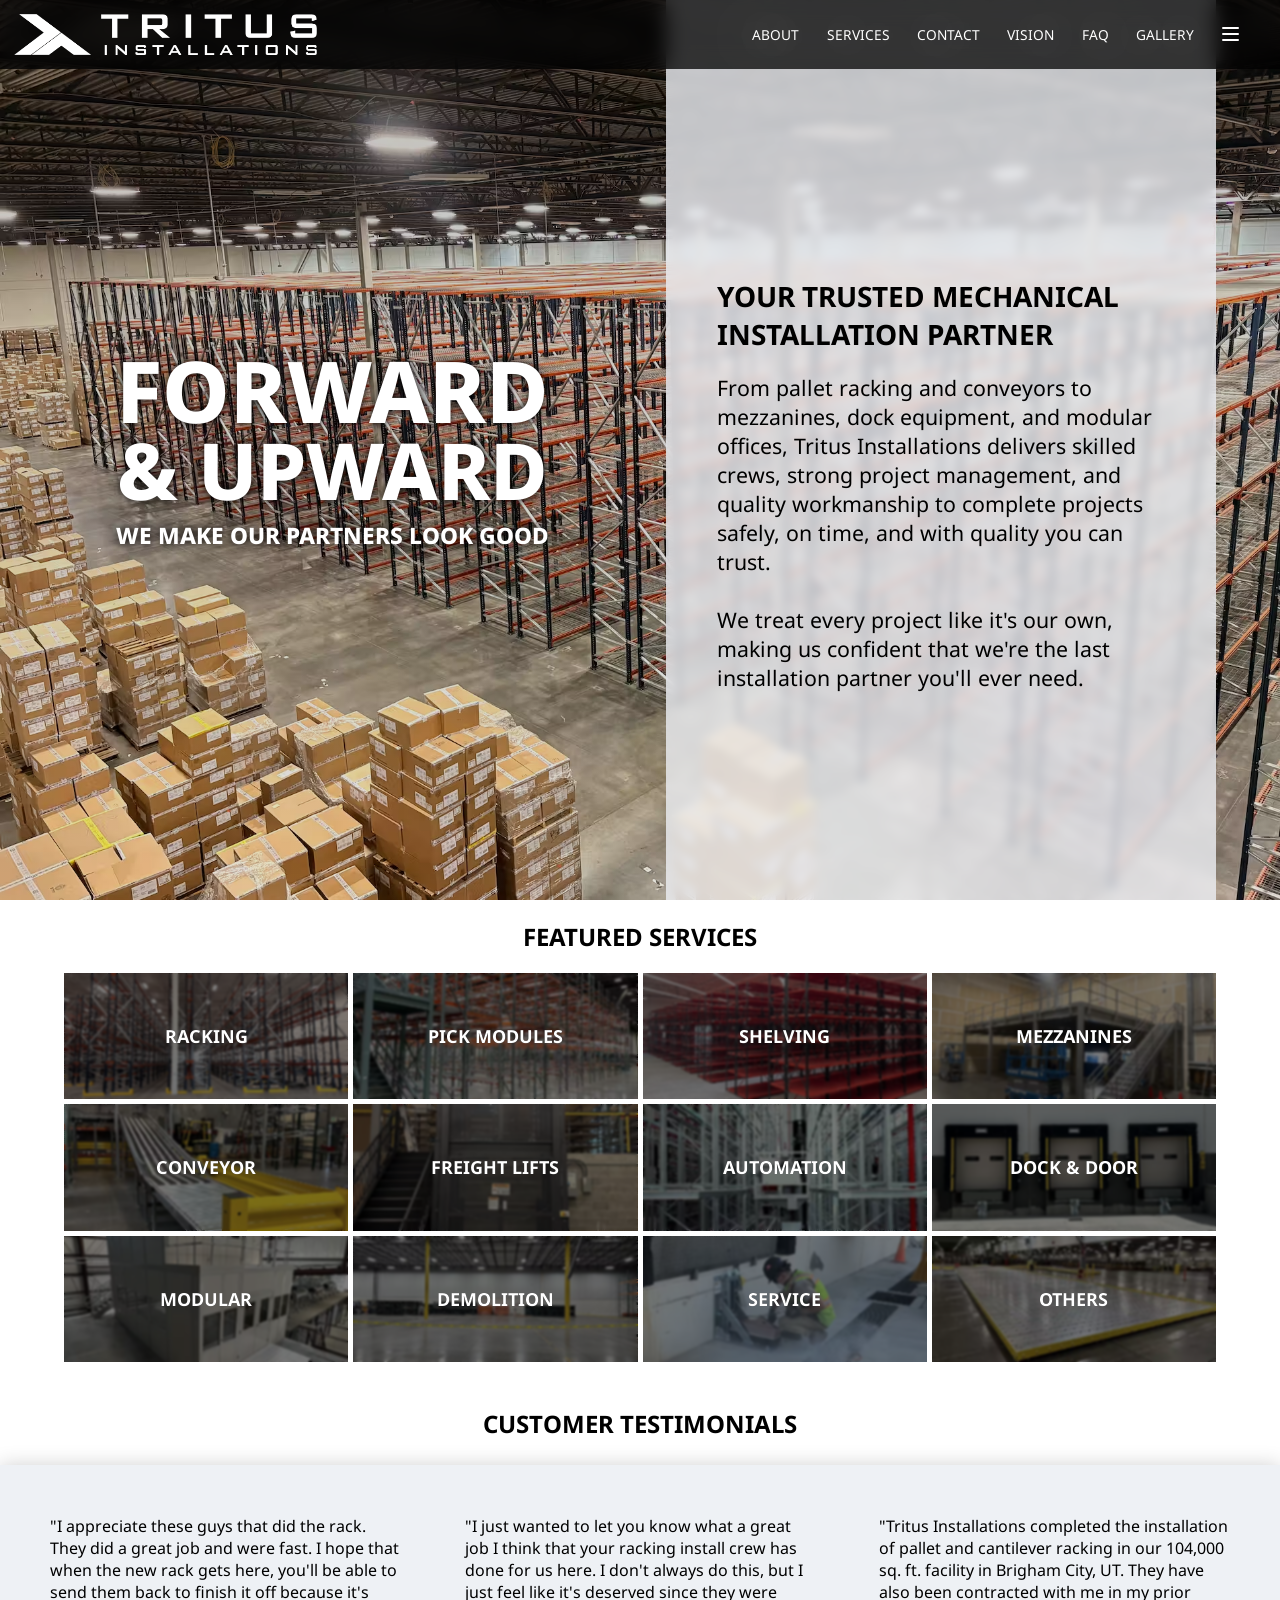
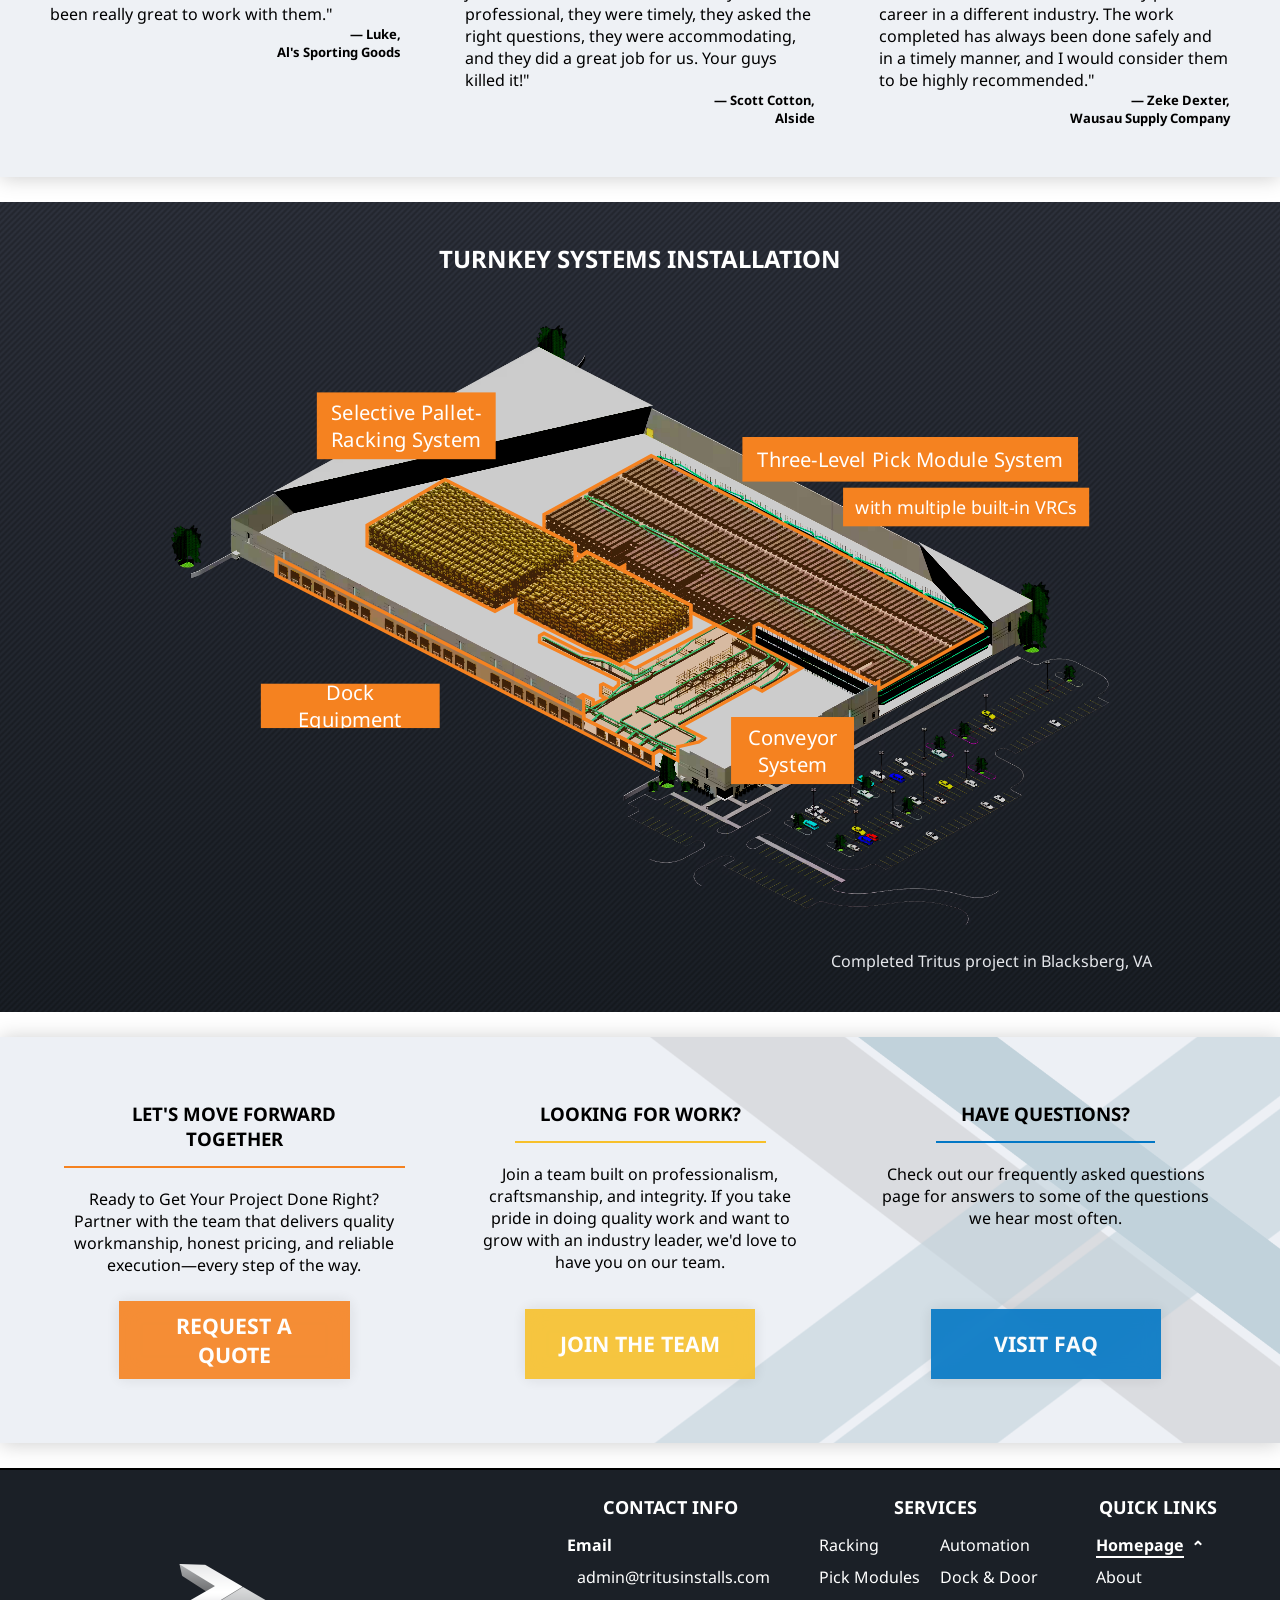
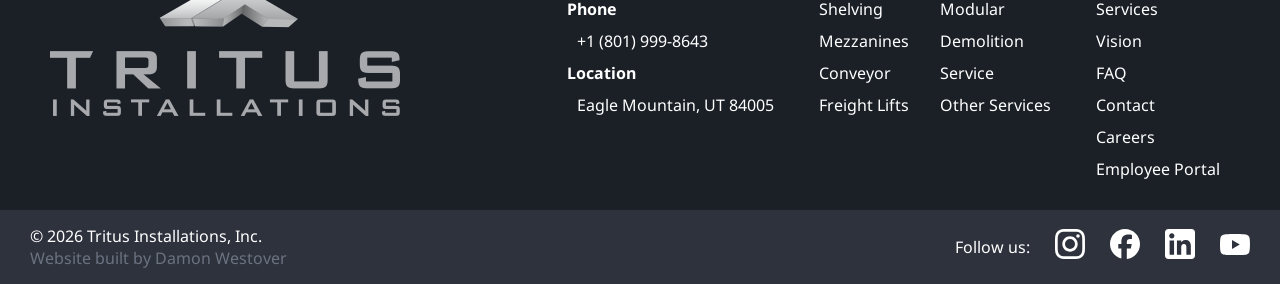
<file: index.html>
<!DOCTYPE html><html lang="en"><head><meta charSet="utf-8"/><meta name="viewport" content="width=device-width, initial-scale=1"/><link rel="preload" href="/images/logo/logo-emblem-abg-white-2d.png" as="image"/><link rel="preload" href="/images/logo/logo-text-abg-white-aa.png" as="image"/><link rel="preload" as="script" fetchPriority="low" href="/_next/static/chunks/0kp-1_7hrmowm.js"/><script src="/_next/static/chunks/1rwcme-qb-33-.js" async=""></script><script src="/_next/static/chunks/38l97uvwruw-r.js" async=""></script><script src="/_next/static/chunks/turbopack-1nxi8ko-0a6vu.js" async=""></script><script src="/_next/static/chunks/0fn5y2mgdw6t7.js" async="" crossorigin=""></script><script src="/_next/static/chunks/1fupfg-kgfcoi.js" async="" crossorigin=""></script><link rel="preload" href="https://fonts.googleapis.com/css2?family=Noto+Sans:ital,wght@0,100..900;1,100..900&amp;display=swap" as="style"/><link rel="preload" href="/styles/general.css?v=1.05" as="style"/><link rel="preload" href="/styles/nav.css?v=1.07" as="style"/><link rel="preload" href="/styles/not-found.css?v=1.05" as="style"/><link rel="preload" href="/styles/footer.css?v=1.05" as="style"/><link rel="preload" href="/styles/grid.css?v=1.05" as="style"/><link rel="preload" href="/styles/home.css?v=1.05" as="style"/><title>Tritus Installations - Homepage</title><meta name="description" content="Professional material handling installation, project management, and turnkey warehouse solutions since 2003."/><link rel="canonical" href="https://tritusinstalls.com/"/><meta property="og:title" content="Tritus Installations Homepage"/><meta property="og:description" content="Professional material handling installation, project management, and turnkey warehouse solutions."/><meta property="og:url" content="https://tritusinstalls.com/"/><meta property="og:site_name" content="Tritus Installations"/><meta property="og:locale" content="en_US"/><meta property="og:image" content="https://tritusinstalls.com/images/misc/highangle-racks-small-og.jpg"/><meta property="og:image:width" content="5712"/><meta property="og:image:height" content="4284"/><meta property="og:image:alt" content="Numerous rows of tall, orange pallet racking in a large warehouse."/><meta property="og:type" content="website"/><meta name="twitter:card" content="summary_large_image"/><meta name="twitter:title" content="Tritus Installations Homepage"/><meta name="twitter:description" content="Professional material handling installation, project management, and turnkey warehouse solutions."/><meta name="twitter:image" content="https://tritusinstalls.com/images/misc/highangle-racks-small-og.jpg"/><meta name="twitter:image:alt" content="Numerous rows of tall, orange pallet racking in a large warehouse."/><meta name="twitter:image:width" content="5712"/><meta name="twitter:image:height" content="4284"/><link rel="icon" type="image/png" href="/favicon/favicon-96x96.png?v=1.05" sizes="96x96"/><link rel="icon" type="image/svg+xml" href="/favicon/favicon.svg?v=1.05"/><link rel="shortcut icon" href="/favicon/favicon.ico?v=1.05"/><link rel="apple-touch-icon" sizes="180x180" href="/favicon/apple-touch-icon.png?v=1.05"/><meta name="apple-mobile-web-app-title" content="Tritus"/><link rel="manifest" href="/favicon/site.webmanifest?v=1.05"/><link rel="icon" type="image/x-icon" href="/images/logo/favicon.ico"/><meta name="theme-color" content="var(--extra-light)" media="(prefers-color-scheme: light)"/><meta name="theme-color" content="var(--extra-dark)" media="(prefers-color-scheme: dark)"/><link rel="preconnect" href="https://fonts.googleapis.com"/><link rel="preconnect" href="https://fonts.gstatic.com" crossorigin=""/><script src="/_next/static/chunks/0cz1d0mv5g_q7.js" noModule=""></script></head><body><div hidden=""><!--$--><!--/$--></div><link rel="stylesheet" href="https://fonts.googleapis.com/css2?family=Noto+Sans:ital,wght@0,100..900;1,100..900&amp;display=swap"/><link rel="stylesheet" href="/styles/general.css?v=1.05"/><link rel="stylesheet" href="/styles/nav.css?v=1.07"/><link rel="stylesheet" href="/styles/grid.css?v=1.05"/><link rel="stylesheet" href="/styles/home.css?v=1.05"/><link rel="stylesheet" href="/styles/footer.css?v=1.05"/><script type="application/ld+json">{"@context":"https://schema.org","@graph":[{"@type":"Organization","@id":"https://tritusinstalls.com/#organization","name":"Tritus Installations, Inc.","description":"Professional material handling installation, project management, and turnkey warehouse solutions since 2003.","founder":{"@type":"Person","@id":"https://tritusinstalls.com/#founder","name":"Brant Westover","email":"brantw@tritusinstalls.com","knowslanguage":[{"@type":"Language","name":"English","alternateName":"en"},{"@type":"Language","name":"Spanish","alternateName":"es"}]},"knowslanguage":[{"@type":"Language","name":"English","alternateName":"en"},{"@type":"Language","name":"Spanish","alternateName":"es"}],"owner":{"@id":"https://tritusinstalls.com/#founder"},"contactPoint":[{"@type":"ContactPoint","contactType":"Administration","email":"admin@tritusinstalls.com"},{"@type":"ContactPoint","contactType":"Sales","email":"sales@tritusinstalls.com"},{"@type":"ContactPoint","contactType":"Careers","email":"jobs@tritusinstalls.com"}],"url":"https://tritusinstalls.com/","telephone":"+1-801-999-8643","logo":"https://tritusinstalls.com/images/logo/logo-full-abg.png","slogan":"Forward and Upward","sameAs":["https://www.facebook.com/TritusInstallations/","https://www.yelp.com/biz/tritus-installations-eagle-mountain","https://instagram.com/dream_warehouse_insider"]},{"@type":"WebSite","@id":"https://tritusinstalls.com/#website","name":"Tritus Installations, Inc.","url":"https://tritusinstalls.com/","creator":{"@type":"Person","name":"Damon Westover"},"publisher":{"@id":"https://tritusinstalls.com/#organization"}},{"@type":"WebPage","@id":"https://tritusinstalls.com/#homepage","name":"Tritus Installations Homepage","url":"https://tritusinstalls.com/","isPartOf":{"@id":"https://tritusinstalls.com/#website"},"about":{"@id":"https://tritusinstalls.com/#organization"}}]}</script><nav class="nav-bar"><div class="logo-wrapper"><a class="logo-hl" href="#" title="Scroll to top"><img src="/images/logo/logo-emblem-abg-white-2d.png" class="logo-emblem" alt="Tritus Installations logo."/><img src="/images/logo/logo-text-abg-white-aa.png" class="logo-text" alt=""/></a></div><div class="nav-wrapper"><a href="/about/" class="nav-prio-4">About</a><a href="/services/" class="nav-prio-2">Services</a><a href="/contact/" class="nav-prio-1">Contact</a><a href="/vision/" class="nav-prio-5">Vision</a><a href="/faq/" class="nav-prio-3">FAQ</a><a href="https://instagram.com/dream_warehouse_insider/" target="_blank" class="nav-prio-6">Gallery</a><button type="button" class="nav-menu-button" aria-expanded="false" aria-haspopup="dialog" aria-label="Open menu"><span class="nav-menu-bars" aria-hidden="true"><span></span><span></span><span></span></span></button></div></nav><main id="home-wrapper"><section id="hero-section"><div id="hero-left"><h1 id="upper-hero-header">Forward<br/><span id="mid-hero-header">&amp; Upward</span></h1><p id="lower-hero-header">We make our partners look good</p></div><div id="hero-right"><h2>Your Trusted Mechanical Installation Partner</h2><p>From pallet racking and conveyors to mezzanines, dock equipment, and modular offices, Tritus Installations delivers skilled crews, strong project management, and quality workmanship to complete projects safely, on time, and with quality you can trust.<br/><br/>We treat every project like it&#x27;s our own, making us confident that we&#x27;re the last installation partner you&#x27;ll ever need.</p></div></section><section id="services"><h2>Featured Services</h2><nav class="grid-list-container"><a href="/services#racking" class="grid-listing"><img loading="lazy" src="/images/services/pallet-racking-1-small.avif" alt=""/><p>Rack­ing</p></a><a href="/services#pick-modules" class="grid-listing"><img loading="lazy" src="/images/services/pick-module-1.avif" alt=""/><p>Pick <span style="display:inline-block">Mod­ules</span></p></a><a href="/services#shelving" class="grid-listing"><img loading="lazy" src="/images/services/steel-shelving-1-small.avif" alt=""/><p>Shelv­ing</p></a><a href="/services#mezzanines" class="grid-listing"><img loading="lazy" src="/images/services/mezzanine-1.avif" alt=""/><p>Mezza­nines</p></a><a href="/services#conveyor" class="grid-listing"><img loading="lazy" src="/images/services/conveyor-1.avif" alt=""/><p>Con­veyor</p></a><a href="/services#freight-lifts" class="grid-listing"><img loading="lazy" src="/images/services/vrc-1.avif" alt=""/><p>Freight Lifts</p></a><a href="/services#automation" class="grid-listing"><img loading="lazy" src="/images/services/asrs-automated-system.avif" alt=""/><p>Auto­mation</p></a><a href="/services#dock-and-door" class="grid-listing"><img loading="lazy" src="/images/services/dock-and-door-1.avif" alt=""/><p>Dock &amp; Door</p></a><a href="/services#modular" class="grid-listing"><img loading="lazy" src="/images/services/modular-office-1.avif" alt=""/><p>Modu­lar</p></a><a href="/services#demolition" class="grid-listing"><img loading="lazy" src="/images/services/teardown.avif" alt=""/><p>Demo­lition</p></a><a href="/services#service" class="grid-listing"><img loading="lazy" src="/images/services/service-1.avif" alt=""/><p>Ser­vice</p></a><a href="/services#others" class="grid-listing"><img loading="lazy" src="/images/services/ball-deck-3.avif" alt=""/><p>Oth­ers</p></a></nav></section><section id="reviews"><h2>Customer Testimonials</h2><div id="reviews-flex-container"><figure class="review-wrapper"><blockquote>&quot;I appreciate these guys that did the rack. They did a great job and were fast. I hope that when the new rack gets here, you&#x27;ll be able to send them back to finish it off because it&#x27;s been really great to work with them.&quot;       </blockquote><figcaption>Luke,<br/>Al&#x27;s Sporting Goods</figcaption></figure><figure class="review-wrapper"><blockquote>&quot;I just wanted to let you know what a great job I think that your racking install crew has done for us here. I don&#x27;t always do this, but I just feel like it&#x27;s deserved since they were professional, they were timely, they asked the right questions, they were accommodating, and they did a great job for us. Your guys killed it!&quot;       </blockquote><figcaption>Scott Cotton,<br/>Alside</figcaption></figure><figure class="review-wrapper"><blockquote>&quot;Tritus Installations completed the installation of pallet and cantilever racking in our 104,000 sq. ft. facility in Brigham City, UT. They have also been contracted with me in my prior career in a different industry. The work completed has always been done safely and in a timely manner, and I would consider them to be highly recommended.&quot;</blockquote><figcaption>Zeke Dexter,<br/>Wausau Supply Company</figcaption></figure></div></section><section id="map-section-container"><h2>Turnkey Systems Installation</h2><div class="render-container"><img loading="lazy" src="/images/misc/virginia-render.avif" id="render-img" alt="A CAD render of a real Tritus project, including racking, pick modules, dock &amp; door, and conveyor systems."/><svg id="map-links-container" xmlns="http://www.w3.org/2000/svg" viewBox="0 0 837.6 535.68"><a class="map-poly-hl-wrapper" href="/services#racking"><title>Pallet Racking</title><polygon class="map-poly" points="244.85 137.98 175.06 178.8 175.06 197.31 289.23 255.6 307.74 245.66 307.74 256.82 400.81 303.54 464.2 270.09 464.12 250.14 371.23 202.73 360.89 209.98 360.89 196.89 244.85 137.98"></polygon><foreignObject x="130" y="60" width="160" height="60"><div class="render-hover-container">Selective Pallet-Racking System</div></foreignObject></a><a class="map-poly-hl-wrapper" href="/services#pick-modules"><title>Pick Modules</title><polygon class="map-poly" points="631.9 325.22 631.9 318.48 628.55 320.41 524.47 266.75 520.62 268.68 520.36 284.59 464.2 256.55 464.12 250.14 404.99 219.96 404.99 214.53 399.99 217.41 371.23 202.73 366.53 206.02 360.89 203.3 360.89 196.89 333.03 182.74 333.03 169.14 428.69 116.6 724.66 269.34 724.66 273.2 631.9 325.22"></polygon><foreignObject x="510" y="100" width="300" height="40"><div class="render-hover-container">Three-Level Pick Module System</div></foreignObject><foreignObject x="600" y="145" width="220" height="35"><a title="Freight Lifts (VRCs)" href="/services#freight-lifts" class="render-hover-container" style="font-size:medium">with multiple built-in VRCs</a></foreignObject></a><a class="map-poly-hl-wrapper" href="/services#dock-and-door"><title>Docks</title><polygon class="map-poly" points="93.58 223.32 93.89 207.3 368.49 347.68 368.49 351.33 430.63 383.02 430.63 396.01 93.58 223.32"></polygon><foreignObject x="80" y="320" width="160" height="40"><div class="render-hover-container">Dock Equipment</div></foreignObject></a><a class="map-poly-hl-wrapper" href="/services#conveyor"><title>Conveyor</title><polygon class="map-poly" points="486.81 267.84 414.64 306.39 404.83 301.42 400.81 303.54 385.93 296.07 368.23 292.76 333.03 275.15 329.02 277.46 329.02 282.99 399.48 317.32 399.48 321.31 394.98 325.22 385.85 320.41 383.53 321.56 383.53 330.82 388.03 333.26 376.98 338.66 376.98 334.55 367.72 330.05 364.63 331.85 368.49 333.91 368.49 351.33 430.63 383.02 436.08 379.86 452.36 388.5 452.36 376.73 471.21 372.35 476.24 368.97 455.63 358.32 519.95 322.85 527.81 326.79 562.76 306.39 520.36 284.59 486.81 267.84"></polygon><foreignObject x="500" y="350" width="110" height="60"><div class="render-hover-container">Conveyor System</div></foreignObject></a></svg></div><p style="width:80%;text-align:right;color:var(--light-gray);margin-top:20px">Completed Tritus project in Blacksberg, VA</p></section><section class="contact-banner-container"><div class="gen-banner-col-wrapper"><div class="gen-banner-text-wrapper"><h3>Let&#x27;s move forward together</h3><p>Ready to Get Your Project Done Right? Partner with the team that delivers quality workmanship, honest pricing, and reliable execution—every step of the way.</p></div><a href="/contact/" class="hl-button" title="Contact Us">Request a quote</a></div><div class="gen-banner-col-wrapper"><div class="gen-banner-text-wrapper"><h3 style="border-bottom:2px solid var(--yellow)">Looking for work?</h3><p>Join a team built on professionalism, craftsmanship, and integrity. If you take pride in doing quality work and want to grow with an industry leader, we&#x27;d love to have you on our team.</p></div><a href="/careers/" class="hl-button" title="Contact Us" style="background-color:var(--yellow)">Join the Team</a></div><div class="gen-banner-col-wrapper"><div class="gen-banner-text-wrapper"><h3 style="border-bottom:2px solid var(--blue)">Have questions?</h3><p>Check out our frequently asked questions page for answers to some of the questions we hear most often.</p></div><a href="/faq/" class="hl-button" title="Contact Us" style="background-color:var(--blue)">Visit FAQ</a></div></section></main><footer><div id="main-footer-content"><div id="footer-logo-wrapper"><img loading="lazy" src="/images/logo/logo-full-abg.png" alt="Gray Tritus logo, including a 3D emblem and sharp text."/></div><nav class="footer-nav"><div class="footer-col"><h3><a href="/contact/">Contact Info</a></h3><header class="footer-item">Email</header><a href="mailto:admin@tritusinstalls.com" class="indent-footer footer-item">admin@tritusinstalls.com</a><header class="footer-item">Phone</header><a href="tel:+18019998643" class="indent-footer footer-item">+1 (801) 999-8643</a><header class="footer-item">Location</header><span class="indent-footer footer-item">Eagle Mountain, UT 84005</span></div><div class="footer-col"><h3><a href="/services/" style="width:100%;text-align:center">Services</a></h3><div class="footer-multi-col-container"><div class="footer-col"><a href="/services#racking" class="footer-item">Racking</a><a href="/services#pick-modules" class="footer-item">Pick Modules</a><a href="/services#shelving" class="footer-item">Shelving</a><a href="/services#mezzanines" class="footer-item">Mezzanines</a><a href="/services#conveyor" class="footer-item">Conveyor</a><a href="/services#freight-lifts" class="footer-item">Freight Lifts</a></div><div class="footer-col"><a href="/services#automation" class="footer-item">Automation</a><a href="/services#dock-and-door" class="footer-item">Dock &amp; Door</a><a href="/services#modular" class="footer-item">Modular</a><a href="/services#demolition" class="footer-item">Demolition</a><a href="/services#service" class="footer-item">Service</a><a href="/services#others" class="footer-item">Other Services</a></div></div></div><div class="footer-col"><h3>Quick links</h3><a href="#" class="footer-item current-page-footer" title="Scroll to top">Homepage</a><a href="/about/" class="footer-item">About</a><a href="/services/" class="footer-item">Services</a><a href="/vision/" class="footer-item">Vision</a><a href="/faq/" class="footer-item">FAQ</a><a href="/contact/" class="footer-item">Contact</a><a href="/careers/" class="footer-item">Careers</a><a href="https://app.tritusinstalls.com/portal" class="footer-item">Employee Portal</a></div></nav></div><div id="bottom-footer-content"><div id="bottom-footer-text"><div>© 2026 Tritus Installations, Inc.</div><div id="web-dev-cred">Website built by Damon Westover</div></div><div id="social-media-link-container"><span id="sm-text">Follow us:</span><a href="https://instagram.com/dream_warehouse_insider" target="_blank" class="sm-link"><svg xmlns="http://www.w3.org/2000/svg" viewBox="0 0 1000 1000"><path class="sm-svg-path" d="M295.42,6c-53.2,2.51-89.53,11-121.29,23.48-32.87,12.81-60.73,30-88.45,57.82S40.89,143,28.17,175.92c-12.31,31.83-20.65,68.19-23,121.42S2.3,367.68,2.56,503.46,3.42,656.26,6,709.6c2.54,53.19,11,89.51,23.48,121.28,12.83,32.87,30,60.72,57.83,88.45S143,964.09,176,976.83c31.8,12.29,68.17,20.67,121.39,23s70.35,2.87,206.09,2.61,152.83-.86,206.16-3.39S799.1,988,830.88,975.58c32.87-12.86,60.74-30,88.45-57.84S964.1,862,976.81,829.06c12.32-31.8,20.69-68.17,23-121.35,2.33-53.37,2.88-70.41,2.62-206.17s-.87-152.78-3.4-206.1-11-89.53-23.47-121.32c-12.85-32.87-30-60.7-57.82-88.45S862,40.87,829.07,28.19c-31.82-12.31-68.17-20.7-121.39-23S637.33,2.3,501.54,2.56,348.75,3.4,295.42,6m5.84,903.88c-48.75-2.12-75.22-10.22-92.86-17-23.36-9-40-19.88-57.58-37.29s-28.38-34.11-37.5-57.42c-6.85-17.64-15.1-44.08-17.38-92.83-2.48-52.69-3-68.51-3.29-202s.22-149.29,2.53-202c2.08-48.71,10.23-75.21,17-92.84,9-23.39,19.84-40,37.29-57.57s34.1-28.39,57.43-37.51c17.62-6.88,44.06-15.06,92.79-17.38,52.73-2.5,68.53-3,202-3.29s149.31.21,202.06,2.53c48.71,2.12,75.22,10.19,92.83,17,23.37,9,40,19.81,57.57,37.29s28.4,34.07,37.52,57.45c6.89,17.57,15.07,44,17.37,92.76,2.51,52.73,3.08,68.54,3.32,202s-.23,149.31-2.54,202c-2.13,48.75-10.21,75.23-17,92.89-9,23.35-19.85,40-37.31,57.56s-34.09,28.38-57.43,37.5c-17.6,6.87-44.07,15.07-92.76,17.39-52.73,2.48-68.53,3-202.05,3.29s-149.27-.25-202-2.53m407.6-674.61a60,60,0,1,0,59.88-60.1,60,60,0,0,0-59.88,60.1M245.77,503c.28,141.8,115.44,256.49,257.21,256.22S759.52,643.8,759.25,502,643.79,245.48,502,245.76,245.5,361.22,245.77,503m90.06-.18a166.67,166.67,0,1,1,167,166.34,166.65,166.65,0,0,1-167-166.34" transform="translate(-2.5 -2.5)"></path></svg></a><a href="https://facebook.com/tritusinstallations" target="_blank" class="sm-link"><svg xmlns="http://www.w3.org/2000/svg" viewBox="0 0 500 500"><g><path class="sm-svg-path" d="M500,250C500,111.93,388.07,0,250,0S0,111.93,0,250c0,117.24,80.72,215.62,189.61,242.64v-166.24h-51.55v-76.4h51.55v-32.92c0-85.09,38.51-124.53,122.05-124.53,15.84,0,43.17,3.11,54.35,6.21v69.25c-5.9-.62-16.15-.93-28.88-.93-40.99,0-56.83,15.53-56.83,55.9v27.02h81.66l-14.03,76.4h-67.63v171.77c123.79-14.95,219.71-120.35,219.71-248.17Z"></path><path style="fill:none" d="M347.92,326.4l14.03-76.4h-81.66v-27.02c0-40.37,15.84-55.9,56.83-55.9,12.73,0,22.98.31,28.88.93v-69.25c-11.18-3.11-38.51-6.21-54.35-6.21-83.54,0-122.05,39.44-122.05,124.53v32.92h-51.55v76.4h51.55v166.24c19.34,4.8,39.57,7.36,60.39,7.36,10.25,0,20.36-.63,30.29-1.83v-171.77h67.63Z"></path></g></svg></a><a href="https://linkedin.com/in/brant-westover-67041a8a" target="_blank" class="sm-link"><svg xmlns="http://www.w3.org/2000/svg" viewBox="0 0 72 72"><g fill="none" fill-rule="evenodd"><path class="sm-svg-path" d="M8,72 L64,72 C68.418278,72 72,68.418278 72,64 L72,8 C72,3.581722 68.418278,-8.11624501e-16 64,0 L8,0 C3.581722,8.11624501e-16 -5.41083001e-16,3.581722 0,8 L0,64 C5.41083001e-16,68.418278 3.581722,72 8,72 Z"></path><path style="fill:var(--dark-gray)" d="M62,62 L51.315625,62 L51.315625,43.8021149 C51.315625,38.8127542 49.4197917,36.0245323 45.4707031,36.0245323 C41.1746094,36.0245323 38.9300781,38.9261103 38.9300781,43.8021149 L38.9300781,62 L28.6333333,62 L28.6333333,27.3333333 L38.9300781,27.3333333 L38.9300781,32.0029283 C38.9300781,32.0029283 42.0260417,26.2742151 49.3825521,26.2742151 C56.7356771,26.2742151 62,30.7644705 62,40.051212 L62,62 Z M16.349349,22.7940133 C12.8420573,22.7940133 10,19.9296567 10,16.3970067 C10,12.8643566 12.8420573,10 16.349349,10 C19.8566406,10 22.6970052,12.8643566 22.6970052,16.3970067 C22.6970052,19.9296567 19.8566406,22.7940133 16.349349,22.7940133 Z M11.0325521,62 L21.769401,62 L21.769401,27.3333333 L11.0325521,27.3333333 L11.0325521,62 Z" fill="#FFF"></path></g></svg></a><a href="https://youtube.com/channel/UCSJaK8h8N8JirPNTgfXNDTQ" target="_blank" class="sm-link"><svg xmlns="http://www.w3.org/2000/svg" viewBox="0 0 396.53 277.78"><path class="sm-svg-path" d="M388.13,43.45c-4.64-17.09-17.67-30.41-35.05-35.05C322.38,0,198.12,0,198.12,0c0,0-123.97,0-154.67,8.4C26.36,13.03,13.03,26.36,8.11,43.45,0,74.15,0,138.74,0,138.74c0,0,0,64.59,8.11,95.59,4.92,16.8,18.25,30.41,35.34,35.05,30.7,8.4,154.67,8.4,154.67,8.4,0,0,124.26,0,154.96-8.4,17.38-4.63,30.41-18.25,35.05-35.05,8.4-30.99,8.4-95.59,8.4-95.59,0,0,0-64.59-8.4-95.29ZM158.73,198.41v-119.05l102.83,59.38-102.83,59.67Z"></path></svg></a></div></div></footer><!--$--><!--/$--><script src="/_next/static/chunks/0kp-1_7hrmowm.js" id="_R_" async=""></script><script>(self.__next_f=self.__next_f||[]).push([0])</script><script>self.__next_f.push([1,"1:\"$Sreact.fragment\"\n2:I[43289,[\"/_next/static/chunks/0fn5y2mgdw6t7.js\"],\"default\"]\n3:I[73101,[\"/_next/static/chunks/0fn5y2mgdw6t7.js\"],\"default\"]\n4:I[5954,[\"/_next/static/chunks/0fn5y2mgdw6t7.js\",\"/_next/static/chunks/1fupfg-kgfcoi.js\"],\"default\"]\n5:I[558,[\"/_next/static/chunks/0fn5y2mgdw6t7.js\",\"/_next/static/chunks/1fupfg-kgfcoi.js\"],\"default\"]\nf:I[69338,[\"/_next/static/chunks/0fn5y2mgdw6t7.js\"],\"default\",1]\n:HL[\"https://fonts.googleapis.com/css2?family=Noto+Sans:ital,wght@0,100..900;1,100..900\u0026display=swap\",\"style\"]\n:HL[\"/styles/general.css?v=1.05\",\"style\"]\n:HL[\"/styles/nav.css?v=1.07\",\"style\"]\n:HL[\"/styles/not-found.css?v=1.05\",\"style\"]\n:HL[\"/styles/footer.css?v=1.05\",\"style\"]\n:HL[\"/images/logo/logo-emblem-abg-white-2d.png\",\"image\"]\n:HL[\"/images/logo/logo-text-abg-white-aa.png\",\"image\"]\n0:{\"P\":null,\"c\":[\"\",\"\"],\"q\":\"\",\"i\":false,\"f\":[[[\"\",{\"children\":[\"__PAGE__\",{},\"$undefined\",\"$undefined\",4608]},\"$undefined\",\"$undefined\",4624],[[\"$\",\"$1\",\"c\",{\"children\":[[[\"$\",\"script\",\"script-0\",{\"src\":\"/_next/static/chunks/0fn5y2mgdw6t7.js\",\"async\":true,\"nonce\":\"$undefined\"}]],[\"$\",\"html\",null,{\"lang\":\"en\",\"children\":[\"$\",\"body\",null,{\"children\":[[\"$\",\"link\",null,{\"rel\":\"icon\",\"type\":\"image/png\",\"href\":\"/favicon/favicon-96x96.png?v=1.05\",\"sizes\":\"96x96\"}],[\"$\",\"link\",null,{\"rel\":\"icon\",\"type\":\"image/svg+xml\",\"href\":\"/favicon/favicon.svg?v=1.05\"}],[\"$\",\"link\",null,{\"rel\":\"shortcut icon\",\"href\":\"/favicon/favicon.ico?v=1.05\"}],[\"$\",\"link\",null,{\"rel\":\"apple-touch-icon\",\"sizes\":\"180x180\",\"href\":\"/favicon/apple-touch-icon.png?v=1.05\"}],[\"$\",\"meta\",null,{\"name\":\"apple-mobile-web-app-title\",\"content\":\"Tritus\"}],[\"$\",\"link\",null,{\"rel\":\"manifest\",\"href\":\"/favicon/site.webmanifest?v=1.05\"}],[\"$\",\"link\",null,{\"rel\":\"icon\",\"type\":\"image/x-icon\",\"href\":\"/images/logo/favicon.ico\"}],[\"$\",\"meta\",null,{\"name\":\"theme-color\",\"content\":\"var(--extra-light)\",\"media\":\"(prefers-color-scheme: light)\"}],[\"$\",\"meta\",null,{\"name\":\"theme-color\",\"content\":\"var(--extra-dark)\",\"media\":\"(prefers-color-scheme: dark)\"}],[\"$\",\"link\",null,{\"rel\":\"preconnect\",\"href\":\"https://fonts.googleapis.com\"}],[\"$\",\"link\",null,{\"rel\":\"preconnect\",\"href\":\"https://fonts.gstatic.com\",\"crossOrigin\":\"\"}],[\"$\",\"link\",null,{\"rel\":\"stylesheet\",\"href\":\"https://fonts.googleapis.com/css2?family=Noto+Sans:ital,wght@0,100..900;1,100..900\u0026display=swap\"}],[\"$\",\"link\",null,{\"rel\":\"stylesheet\",\"href\":\"/styles/general.css?v=1.05\"}],[\"$\",\"link\",null,{\"rel\":\"stylesheet\",\"href\":\"/styles/nav.css?v=1.07\"}],[\"$\",\"$L2\",null,{\"parallelRouterKey\":\"children\",\"error\":\"$undefined\",\"errorStyles\":\"$undefined\",\"errorScripts\":\"$undefined\",\"template\":[\"$\",\"$L3\",null,{}],\"templateStyles\":\"$undefined\",\"templateScripts\":\"$undefined\",\"notFound\":[[[\"$\",\"link\",null,{\"rel\":\"stylesheet\",\"href\":\"/styles/not-found.css?v=1.05\"}],[\"$\",\"link\",null,{\"rel\":\"stylesheet\",\"href\":\"/styles/footer.css?v=1.05\"}],[\"$\",\"nav\",null,{\"className\":\"nav-bar\",\"children\":[[\"$\",\"div\",null,{\"className\":\"logo-wrapper\",\"children\":[\"$\",\"a\",null,{\"className\":\"logo-hl\",\"href\":\"/\",\"title\":\"$undefined\",\"children\":[[\"$\",\"img\",null,{\"src\":\"/images/logo/logo-emblem-abg-white-2d.png\",\"className\":\"logo-emblem\",\"alt\":\"Tritus Installations logo.\"}],[\"$\",\"img\",null,{\"src\":\"/images/logo/logo-text-abg-white-aa.png\",\"className\":\"logo-text\",\"alt\":\"\"}]]}]}],[\"$\",\"div\",null,{\"className\":\"nav-wrapper\",\"children\":[[[\"$\",\"a\",\"about\",{\"href\":\"/about/\",\"className\":\"nav-prio-4\",\"children\":\"About\"}],[\"$\",\"a\",\"services\",{\"href\":\"/services/\",\"className\":\"nav-prio-2\",\"children\":\"Services\"}],[\"$\",\"a\",\"contact\",{\"href\":\"/contact/\",\"className\":\"nav-prio-1\",\"children\":\"Contact\"}],[\"$\",\"a\",\"vision\",{\"href\":\"/vision/\",\"className\":\"nav-prio-5\",\"children\":\"Vision\"}],[\"$\",\"a\",\"faq\",{\"href\":\"/faq/\",\"className\":\"nav-prio-3\",\"children\":\"FAQ\"}]],[\"$\",\"a\",null,{\"href\":\"https://instagram.com/dream_warehouse_insider/\",\"target\":\"_blank\",\"className\":\"nav-prio-6\",\"children\":\"Gallery\"}],[\"$\",\"$L4\",null,{\"links\":[{\"key\":\"about\",\"label\":\"About\",\"href\":\"/about/\"},{\"key\":\"services\",\"label\":\"Services\",\"href\":\"/services/\"},{\"key\":\"contact\",\"label\":\"Contact\",\"href\":\"/contact/\"},{\"key\":\"vision\",\"label\":\"Vision\",\"href\":\"/vision/\"},{\"key\":\"faq\",\"label\":\"FAQ\",\"href\":\"/faq/\"},{\"key\":\"gallery\",\"label\":\"Gallery\",\"href\":\"https://instagram.com/dream_warehouse_insider/\",\"priority\":6,\"external\":true}],\"current\":\"not-found\",\"portalHref\":\"https://app.tritusinstalls.com/portal\"}],[\"$\",\"$L5\",null,{}]]}]]}],[\"$\",\"main\",null,{\"className\":\"page-wrapper\",\"children\":[\"$\",\"div\",null,{\"className\":\"error-content-wrapper\",\"children\":[[\"$\",\"header\",null,{\"className\":\"page-header\",\"children\":[\"$\",\"h1\",null,{\"children\":\"404: Page Not Found\"}]}],[\"$\",\"section\",null,{\"className\":\"not-found-content\",\"children\":[[\"$\",\"p\",null,{\"children\":\"Looks like this page took a wrong turn somewhere. The page you're looking for doesn't exist or may have moved.\"}],[\"$\",\"a\",null,{\"href\":\"/\",\"className\":\"hl-button\",\"children\":\"Return Home\"}]]}]]}]}],[\"$\",\"footer\",null,{\"children\":[[\"$\",\"div\",null,{\"id\":\"main-footer-content\",\"children\":[[\"$\",\"div\",null,{\"id\":\"footer-logo-wrapper\",\"children\":[\"$\",\"img\",null,{\"loading\":\"lazy\",\"src\":\"/images/logo/logo-full-abg.png\",\"alt\":\"Gray Tritus logo, including a 3D emblem and sharp text.\"}]}],[\"$\",\"nav\",null,{\"className\":\"footer-nav\",\"children\":[[\"$\",\"div\",null,{\"className\":\"footer-col\",\"children\":[[\"$\",\"h3\",null,{\"children\":[\"$\",\"a\",null,{\"href\":\"/contact/\",\"children\":\"Contact Info\"}]}],[\"$\",\"header\",null,{\"className\":\"footer-item\",\"children\":\"Email\"}],[\"$\",\"a\",null,{\"href\":\"mailto:admin@tritusinstalls.com\",\"className\":\"indent-footer footer-item\",\"children\":\"admin@tritusinstalls.com\"}],\"$L6\",\"$L7\",\"$L8\",\"$L9\"]}],\"$La\",\"$Lb\"]}]]}],\"$Lc\"]}]],[]],\"forbidden\":\"$undefined\",\"unauthorized\":\"$undefined\"}]]}]}]]}],{\"children\":[\"$Ld\",{},null,false,null]},null,false,null],\"$Le\",false]],\"m\":\"$undefined\",\"G\":[\"$f\",[]],\"S\":true,\"h\":null,\"r\":\"$undefined\",\"s\":\"$undefined\",\"a\":\"$undefined\",\"l\":\"$undefined\",\"p\":\"$undefined\",\"d\":\"$undefined\",\"b\":\"WjDsQVJhzVtp4LXxEM4xr\"}\n1d:I[73521,[\"/_next/static/chunks/0fn5y2mgdw6t7.js\"],\"ViewportBoundary\"]\n1f:I[73521,[\"/_next/static/chunks/0fn5y2mgdw6t7.js\"],\"MetadataBoundary\"]\n20:\"$Sreact.suspense\"\n:HL[\"/styles/grid.css?v=1.05\",\"style\"]\n:HL[\"/styles/home.css?v=1.05\",\"style\"]\n6:[\"$\",\"header\",null,{\"className\":\"footer-item\",\"children\":\"Phone\"}]\n7:[\"$\",\"a\",null,{\"href\":\"tel:+18019998643\",\"className\":\"indent-footer footer-item\",\"children\":\"+1 (801) 999-8643\"}]\n8:[\"$\",\"header\",null,{\"className\":\"footer-item\",\"children\":\"Location\"}]\n9:[\"$\",\"span\",null,{\"className\":\"indent-footer footer-item\",\"children\":\"Eagle Mountain, UT 84005\"}]\na:[\"$\",\"div\",null,{\"className\":\"footer-col\",\"children\":[[\"$\",\"h3\",null,{\"children\":[\"$\",\"a\",null,{\"href\":\"/services/\",\"style\":{\"width\":\"100%\",\"textAlign\":\"center\"},\"children\":\"Services\"}]}],[\"$\",\"div\",null,{\"className\":\"footer-multi-col-container\",\"children\":[[\"$\",\"div\",null,{\"className\":\"footer-col\",\"children\":[[\"$\",\"a\",null,{\"href\":\"/services#racking\",\"className\":\"footer-item\",\"children\":\"Racking\"}],[\"$\",\"a\",null,{\"href\":\"/services#pick-modules\",\"className\":\"footer-item\",\"children\":\"Pick Modules\"}],[\"$\",\"a\",null,{\"href\":\"/services#shelving\",\"className\":\"footer-item\",\"children\":\"Shelving\"}],[\"$\",\"a\",null,{\"href\":\"/services#mezzanines\",\"className\":\"footer-item\",\"children\":\"Mezzanines\"}],[\"$\",\"a\",null,{\"href\":\"/services#conveyor\",\"className\":\"footer-item\",\"children\":\"Conveyor\"}],[\"$\",\"a\",null,{\"href\":\"/services#freight-lifts\",\"className\":\"footer-item\",\"children\":\"Freight Lifts\"}]]}],[\"$\",\"div\",null,{\"className\":\"footer-col\",\"children\":[[\"$\",\"a\",null,{\"href\":\"/services#automation\",\"className\":\"footer-item\",\"children\":\"Automation\"}],[\"$\",\"a\",null,{\"href\":\"/services#dock-and-door\",\"className\":\"footer-item\",\"children\":\"Dock \u0026 Door\"}],[\"$\",\"a\",null,{\"href\":\"/services#modular\",\"className\":\"footer-item\",\"children\":\"Modular\"}],[\"$\",\"a\",null,{\"href\":\"/services#demolition\",\"className\":\"footer-item\",\"children\":\"Demolition\"}],[\"$\",\"a\",null,{\"href\":\"/services#service\",\"className\":\"footer-item\",\"children\":\"Service\"}],[\"$\",\"a\",null,{\"href\":\"/services#others\",\"className\":\"footer-item\",\"children\":\"Other Services\"}]]}]]}]]}]\nb:[\"$\",\"div\",null,{\"className\":\"footer-col\",\"children\":[[\"$\",\"h3\",null,{\"children\":\"Quick links\"}],[[\"$\",\"a\",\"home\",{\"href\":\"/\",\"className\":\"footer-item\",\"children\":\"Homepage\"}],[\"$\",\"a\",\"about\",{\"href\":\"/about/\",\"className\":\"footer-item\",\"children\":\"About\"}],[\"$\",\"a\",\"services\",{\"href\":\"/services/\",\"className\":\"footer-item\",\"children\":\"Services\"}],[\"$\",\"a\",\"vision\",{\"href\":\"/vision/\",\"className\":\"footer-item\",\"children\":\"Vision\"}],[\"$\",\"a\",\"faq\",{\"href\":\"/faq/\",\"className\":\"footer-item\",\"children\":\"FAQ\"}],[\"$\",\"a\",\"contact\",{\"href\":\"/contact/\",\"className\":\"footer-item\",\"children\":\"Contact\"}],[\"$\",\"a\",\"careers\",{\"href\":\"/careers/\",\"className\":\"footer-item\",\"children\":\"Careers\"}]],[\"$\",\"a\",null,{\"href\":\"https://app.tritusinstalls.com/portal\",\"className\":\"footer-item\",\"children\":\"Employee Portal\"}]]}]\n10:T64b,M295.42,6c-53.2,2.51-89.53,11-121.29,23.48-32.87,12.81-60.73,30-88.45,57.82S40.89,143,28.17,175.92c-12.31,31.83-20.65,68.19-23,121.42S2.3,367.68,2.56,503.46,3.42,656.26,6,709.6c2.54,53.19,11,89.51,23.48,121.28,12.83,32.87,30,60.72,57.83,88.45S143,964.09,176,976.83c31.8,12.29,68.17,20.67,121.39,23s70.35,2.87,206.09,2.61,152.83-.86,206.16-3.39S799.1,988,830.88,975.58c32.87-12.86,60.74-30,88.45-57.84S964.1,862,976.81,829.06c12.32-31.8,20.69-68.17,23-121.35,2.33-53.37,2.88-70.41,2.62-206.17s-.87-152.78-3.4-206.1-11-89.53-23.47-121.32c-12.85-32.87-30-60.7-57.82-88.45S862,40.87,829.07,28.19c-31.82-12.31-68.17-20.7-121.39-23S637.33,2.3,501.54,2.56,348.75,3.4,295.42,6m5.84,903.88c-48.75-2.12-75.22-10.22-92.86-17-23.36-9-40-19.88-57.58-37.29s-28.38-34.11-37.5-57.42c-6.85-17.64-15.1-44.08-17.38-92.83-2.48-52.69-3-68.51-3.29-202s.22-149.29,2.53-202c2.08-48.71,10.23-75.21,17-92.84,9-23.39,19.84-40,37.29-57.57s34.1-28.39,57.43-37.51c17.62-6.88,44.06-15.06,92.79-17.38,52.73-2.5,68.53-3,202-3.29s149.31.21,202.06,2.53c48.71,2.12,75.22,10.19,92.83,17,23.37,9,40,19.81,57.57,37.29s28.4,34.07,37.52,57.45c6.89,17.57,15.07,44,17.37,92.76,2.51,52.73,3.08,68.54,3.32,202s-.23,149.31-2.54,202c-2.13,48.75-10.21,75.23-17,92.89-9,23.35-19.85,40-37.31,57.56s-34.09,28.38-57.43,37.5c-17.6,6.87-44.07,15.07-92.76,17.39-52.73,2.48-68.53,3-202.05,3.29s-149.27-.25-202-2.53m407.6-674.61a60,60,0,1,0,59.88-60.1,60,60,0,0,0-59.88,60.1M245.77,503c.28,141.8,115.44,256.49,257.21,256.22S759.52,643.8,759.25,502,643.79,245.48,502,245.76,245.5,361.22,245.77,503m90.06-.18a166.67,166.67,0,1,1,167,166.34,166.65,166.65,0,0,1-167-166.34c:[\"$\",\"div\",null,{\"id\":\"bottom-footer-content\",\"children\":[[\"$\",\"div\",null,{\"id\":\"bottom-footer-text\",\"children\":[[\"$\",\"div\",null,{\"children\":\"© 2026 Tritus Installations, Inc.\"}],[\"$\",\"div\",null,{\"id\":\"web-dev-cred\",\"children\":\"Website built by Damon Westover\"}]]}],[\"$\",\"div\",null,{\"id\":\"social-media-link-container\",\"children\":[[\"$\",\"span\",null,{\"id\":\"sm-text\",\"children\":\"Follow us:\"}],[\"$\",\"a\",null,{\"href\":\"https://instagram.com/dream_warehouse_insider\",\"target\":\"_blank\",\"className\":\"sm-link\",\"children\":[\"$\",\"svg\",null,{\"xmlns\":\"http://www.w3.org/2000/svg\",\"viewBox\":\"0 0 1000 1000\",\"children\":[\"$\",\"path\",null,{\"className\":\"sm-svg-path\",\"d\":\"$10\",\"transform\":\"translate(-2.5 -2.5)\"}]}]}],[\"$\",\"a\",null,{\"href\":\"https://facebook.com/tritusinstallations\",\"target\":\"_blank\",\"className\":\"sm-link\",\"children\":[\"$\",\"svg\",null,{\"xmlns\":\"http://www.w3.org/2000/svg\",\"viewBox\":\"0 0 500 500\",\"children\":[\"$\",\"g\",null,{\"children\":[[\"$\",\"path\",null,{\"className\":\"sm-svg-path\",\"d\":\"M500,250C500,111.93,388.07,0,250,0S0,111.93,0,250c0,117.24,80.72,215.62,189.61,242.64v-166.24h-51.55v-76.4h51.55v-32.92c0-85.09,38.51-124.53,122.05-124.53,15.84,0,43.17,3.11,54.35,6.21v69.25c-5.9-.62-16.15-.93-28.88-.93-40.99,0-56.83,15.53-56.83,55.9v27.02h81.66l-14.03,76.4h-67.63v171.77c123.79-14.95,219.71-120.35,219.71-248.17Z\"}],[\"$\",\"path\",null,{\"style\":{\"fill\":\"none\"},\"d\":\"M347.92,326.4l14.03-76.4h-81.66v-27.02c0-40.37,15.84-55.9,56.83-55.9,12.73,0,22.98.31,28.88.93v-69.25c-11.18-3.11-38.51-6.21-54.35-6.21-83.54,0-122.05,39.44-122.05,124.53v32.92h-51.55v76.4h51.55v166.24c19.34,4.8,39.57,7.36,60.39,7.36,10.25,0,20.36-.63,30.29-1.83v-171.77h67.63Z\"}]]}]}]}],[\"$\",\"a\",null,{\"href\":\"https://linkedin.com/in/brant-westover-67041a8a\",\"target\":\"_blank\",\"className\":\"sm-link\",\"children\":[\"$\",\"svg\",null,{\"xmlns\":\"http://www.w3.org/2000/svg\",\"viewBox\":\"0 0 72 72\",\"children\":[\"$\",\"g\",null,{\"fill\":\"none\",\"fillRule\":\"evenodd\",\"children\":[[\"$\",\"path\",null,{\"className\":\"sm-svg-path\",\"d\":\"M8,72 L64,72 C68.418278,72 72,68.418278 72,64 L72,8 C72,3.581722 68.418278,-8.11624501e-16 64,0 L8,0 C3.581722,8.11624501e-16 -5.41083001e-16,3.581722 0,8 L0,64 C5.41083001e-16,68.418278 3.581722,72 8,72 Z\"}],\"$L11\"]}]}]}],\"$L12\"]}]]}]\n13:T73b,{\"@context\":\"https://schema.org\",\"@graph\":[{\"@type\":\"Organization\",\"@id\":\"https://tritusinstalls.com/#organization\",\"name\":\"Tritus Installations, Inc.\",\"description\":\"Professional material handling installation, project management, and turnkey warehouse solutions since 2003.\",\"founder\":{\"@type\":\"Person\",\"@id\":\"https://tritusinstalls.com/#founder\",\"name\":\"Brant Westover\",\"email\":\"brantw@tritusinstalls.com\",\"knowslanguage\":[{\"@type\":\"Language\",\"name\":\"English\",\"alternateName\":\"en\"},{\"@type\":\"Language\",\"name\":\"Spanish\",\"alternateName\":\"es\"}]},\"knowslanguage\":[{\"@type\":\"Language\",\"name\":\"English\",\"alternateName\":\"en\"},{\"@type\":\"Language\",\"name\":\"Spanish\",\"alternateName\":\"es\"}],\"owner\":{\"@id\":\"https://tritusinstalls.com/#founder\"},\"contactPoint\":[{\"@type\":\"ContactPoint\",\"contactType\":\"Administration\",\"email\":\"admin@tritusinstalls.com\"},{\"@type\":\"ContactPoint\",\"contactType\":\"Sales\",\"email\":\"sales@tritusinstalls.com\"},{\"@type\":\"ContactPoint\",\"contactType\":\"Careers\",\"email\":\"jobs@tritusinstalls.com\"}],\"url\":\"https://tritusinstalls.com/\",\"telephone\":\"+1-801-999-8643\",\"logo\":\"https://tritusinstalls.com/images/logo/logo-full-abg.png\",\"slogan\":\"Forward and Upward\",\"sameAs\":[\"https://www.facebook.com/TritusInstallations/\",\"https://www.yelp.com/biz/tritus-installations-eagle-mountain\",\"https://instagram.com/dream_warehouse_insider\"]},{\"@type\":\"WebSite\",\"@id\":\"https://tritusinstalls.com/#website\",\"name\":\"Tritus Installations, Inc.\",\"url\":\"https://tritusinstalls.com/\",\"creator\":{\"@type\":\"Person\",\"name\":\"Damon Westover\"},\"publisher\":{\"@id\":\"https://tritusinstalls.com/#organization\"}},{\"@type\":\"WebPage\",\"@id\":\"https://tritusinstalls.com/#homepage\",\"name\":\"Tritus Installations Homepage\",\"url\":\"https://tritusinstalls.com/\",\"isPartOf\":{\"@id\":\"https://tritusinstalls.com/#website\"},\"about\":{\"@id\":\"https://tritusinstalls.com/#organization\"}}]}d:[\"$\",\"$1\",\"c\",{\"children\":[[[\"$\",\"link\",null,{\"rel\":\"stylesheet\",\"href\":\"/styles/grid.css?v=1.05\"}],[\"$\",\"link\",null,{\"rel\":\"stylesheet\",\"href\":\"/styles/home.css?v=1.05\"}],[\"$\",\"link\",null,{\"rel\":\"stylesheet\",\"href\":\"/styles/footer.css?v=1.05\"}],[\"$\",\"script\",null,{\"type\":\"application/ld+json\",\"dangerouslySetInnerHTML\":{\"__html\":\"$13\"}}],[\"$\",\"nav\",null,{\"className\":\"nav-bar\",\"children\":[[\"$\",\"div\",null,{\"className\":\"logo-wrapper\",\"children\":[\"$\",\"a\",null,{\"className\":\"logo-hl\",\"href\":\"#\",\"title\":\"Scroll to top\",\"children\":[[\"$\",\"img\",null,{\"src\":\"/images/logo/logo-emblem-abg-white-2d.png\",\"className\":\"logo-emblem\",\"alt\":\"Tritus Installations logo.\"}],[\"$\",\"img\",null,{\"src\":\"/images/logo/logo-text-abg-white-aa.png\",\"className\":\"logo-text\",\"alt\":\"\"}]]}]}],[\"$\",\"div\",null,{\"className\":\"nav-wrapper\",\"children\":[[[\"$\",\"a\",\"about\",{\"href\":\"/about/\",\"className\":\"nav-prio-4\",\"children\":\"About\"}],[\"$\",\"a\",\"services\",{\"href\":\"/services/\",\"className\":\"nav-prio-2\",\"children\":\"Services\"}],[\"$\",\"a\",\"contact\",{\"href\":\"/contact/\",\"className\":\"nav-prio-1\",\"children\":\"Contact\"}],[\"$\",\"a\",\"vision\",{\"href\":\"/vision/\",\"className\":\"nav-prio-5\",\"children\":\"Vision\"}],[\"$\",\"a\",\"faq\",{\"href\":\"/faq/\",\"className\":\"nav-prio-3\",\"children\":\"FAQ\"}]],[\"$\",\"a\",null,{\"href\":\"https://instagram.com/dream_warehouse_insider/\",\"target\":\"_blank\",\"className\":\"nav-prio-6\",\"children\":\"Gallery\"}],[\"$\",\"$L4\",null,{\"links\":\"$0:f:0:1:0:props:children:1:props:children:props:children:14:props:notFound:0:2:props:children:1:props:children:2:props:links\",\"current\":\"$undefined\",\"portalHref\":\"https://app.tritusinstalls.com/portal\"}],[\"$\",\"$L5\",null,{}]]}]]}],[\"$\",\"main\",null,{\"id\":\"home-wrapper\",\"children\":[[\"$\",\"section\",null,{\"id\":\"hero-section\",\"children\":[[\"$\",\"div\",null,{\"id\":\"hero-left\",\"children\":[[\"$\",\"h1\",null,{\"id\":\"upper-hero-header\",\"children\":[\"Forward\",[\"$\",\"br\",null,{}],[\"$\",\"span\",null,{\"id\":\"mid-hero-header\",\"children\":\"\u0026 Upward\"}]]}],[\"$\",\"p\",null,{\"id\":\"lower-hero-header\",\"children\":\"We make our partners look good\"}]]}],[\"$\",\"div\",null,{\"id\":\"hero-right\",\"children\":[[\"$\",\"h2\",null,{\"children\":\"Your Trusted Mechanical Installation Partner\"}],[\"$\",\"p\",null,{\"children\":[\"From pallet racking and conveyors to mezzanines, dock equipment, and modular offices, Tritus Installations delivers skilled crews, strong project management, and quality workmanship to complete projects safely, on time, and with quality you can trust.\",\"$L14\",\"$L15\",\"We treat every project like it's our own, making us confident that we're the last installation partner you'll ever need.\"]}]]}]]}],\"$L16\",\"$L17\",\"$L18\",\"$L19\"]}],\"$L1a\"],[\"$L1b\"],\"$L1c\"]}]\ne:[\"$\",\"$1\",\"h\",{\"children\":[null,[\"$\",\"$L1d\",null,{\"children\":\"$L1e\"}],[\"$\",\"div\",null,{\"hidden\":true,\"children\":[\"$\",\"$L1f\",null,{\"children\":[\"$\",\"$20\",null,{\"name\":\"Next.Metadata\",\"children\":\"$L21\"}]}]}],null]}]\n26:I[73521,[\"/_next/static/chunks/0fn5y2mgdw6t7.js\"],\"OutletBoundary\"]\n11:[\"$\",\"path\",null,{\"style\":{\"fill\":\"var(--dark-gray)\"},\"d\":\"M62,62 L51.315625,62 L51.315625,43.8021149 C51.315625,38.8127542 49.4197917,36.0245323 45.4707031,36.0245323 C41.1746094,36.0245323 38.9300781,38.9261103 38.9300781,43.8021149 L38.9300781,62 L28.6333333,62 L28.6333333,27.3333333 L38.9300781,27.3333333 L38.9300781,32.0029283 C38.9300781,32.0029283 42.0260417,26.2742151 49.3825521,26.2742151 C56.7356771,26.2742151 62,30.7644705 62,40.051212 L62,62 Z M16.349349,22.7940133 C12.8420573,22.7940133 10,19.9296567 10,16.3970067 C10,12.8643566 12.8420573,10 16.349349,10 C19.8566406,10 22.6970052,12.8643566 22.6970052,16.3970067 C22.6970052,19.9296567 19.8566406,22.7940133 16.349349,22.7940133 Z M11.0325521,62 L21.769401,62 L21.769401,27.3333333 L11.0325521,27.3333333 L11.0325521,62 Z\",\"fill\":\"#FFF\"}]\n12:[\"$\",\"a\",null,{\"href\":\"https://youtube.com/channel/UCSJaK8h8N8JirPNTgfXNDTQ\",\"target\":\"_blank\",\"className\":\"sm-link\",\"children\":[\"$\",\"svg\",null,{\"xmlns\":\"http://www.w3.org/2000/svg\",\"viewBox\":\"0 0 396.53 277.78\",\"children\":[\"$\",\"path\",null,{\"className\":\"sm-svg-path\",\"d\":\"M388.13,43.45c-4.64-17.09-17.67-30.41-35.05-35.05C322.38,0,198.12,0,198.12,0c0,0-123.97,0-154.67,8.4C26.36,13.03,13.03,26.36,8.11,43.45,0,74.15,0,138.74,0,138.74c0,0,0,64.59,8.11,95.59,4.92,16.8,18.25,30.41,35.34,35.05,30.7,8.4,154.67,8.4,154.67,8.4,0,0,124.26,0,154.96-8.4,17.38-4.63,30.41-18.25,35.05-35.05,8.4-30.99,8.4-95.59,8.4-95.59,0,0,0-64.59-8.4-95.29ZM158.73,198.41v-119.05l102.83,59.38-102.83,59.67Z\"}]}]}]\n14:[\"$\",\"br\",null,{}]\n15:[\"$\",\"br\",null,{}]\n16:[\"$\",\"section\",null,{\"id\":\"services\",\"children\":[[\"$\",\"h2\",null,{\"children\":\"Featured Services\"}],[\"$\",\"nav\",null,{\"className\":\"grid-list-container\",\"children\":[[\"$\",\"a\",null,{\"href\":\"/services#racking\",\"className\":\"grid-listing\",\"children\":[[\"$\",\"img\",null,{\"loading\":\"lazy\",\"src\":\"/images/services/pallet-racking-1-small.avif\",\"alt\":\"\"}],[\"$\",\"p\",null,{\"children\":\"Rack­ing\"}]]}],[\"$\",\"a\",null,{\"href\":\"/services#pick-modules\",\"className\":\"grid-listing\",\"children\":[[\"$\",\"img\",null,{\"loading\":\"lazy\",\"src\":\"/images/services/pick-module-1.avif\",\"alt\":\"\"}],[\"$\",\"p\",null,{\"children\":[\"Pick \",[\"$\",\"span\",null,{\"style\":{\"display\":\"inline-block\"},\"children\":\"Mod­ules\"}]]}]]}],[\"$\",\"a\",null,{\"href\":\"/services#shelving\",\"className\":\"grid-listing\",\"children\":[[\"$\",\"img\",null,{\"loading\":\"lazy\",\"src\":\"/images/services/steel-shelving-1-small.avif\",\"alt\":\"\"}],[\"$\",\"p\",null,{\"children\":\"Shelv­ing\"}]]}],[\"$\",\"a\",null,{\"href\":\"/services#mezzanines\",\"className\":\"grid-listing\",\"children\":[[\"$\",\"img\",null,{\"loading\":\"lazy\",\"src\":\"/images/services/mezzanine-1.avif\",\"alt\":\"\"}],[\"$\",\"p\",null,{\"children\":\"Mezza­nines\"}]]}],[\"$\",\"a\",null,{\"href\":\"/services#conveyor\",\"className\":\"grid-listing\",\"children\":[[\"$\",\"img\",null,{\"loading\":\"lazy\",\"src\":\"/images/services/conveyor-1.avif\",\"alt\":\"\"}],[\"$\",\"p\",null,{\"children\":\"Con­veyor\"}]]}],[\"$\",\"a\",null,{\"href\":\"/services#freight-lifts\",\"className\":\"grid-listing\",\"children\":[[\"$\",\"img\",null,{\"loading\":\"lazy\",\"src\":\"/images/services/vrc-1.avif\",\"alt\":\"\"}],[\"$\",\"p\",null,{\"children\":\"Freight Lifts\"}]]}],[\"$\",\"a\",null,{\"href\":\"/services#automation\",\"className\":\"grid-listing\",\"children\":[[\"$\",\"img\",null,{\"loading\":\"lazy\",\"src\":\"/images/services/asrs-automated-system.avif\",\"alt\":\"\"}],[\"$\",\"p\",null,{\"children\":\"Auto­mation\"}]]}],[\"$\",\"a\",null,{\"href\":\"/services#dock-and-door\",\"className\":\"grid-listing\",\"children\":[[\"$\",\"img\",null,{\"loading\":\"lazy\",\"src\":\"/images/services/dock-and-door-1.avif\",\"alt\":\"\"}],[\"$\",\"p\",null,{\"children\":\"Dock \u0026 Door\"}]]}],[\"$\",\"a\",null,{\"href\":\"/services#modular\",\"className\":\"grid-listing\",\"children\":[[\"$\",\"img\",null,{\"loading\":\"lazy\",\"src\":\"/images/services/modular-office-1.avif\",\"alt\":\"\"}],[\"$\",\"p\",null,{\"children\":\"Modu­lar\"}]]}],[\"$\",\"a\",null,{\"href\":\"/services#demolition\",\"className\":\"grid-listing\",\"children\":[[\"$\",\"img\",null,{\"loading\":\"lazy\",\"src\":\"/images/services/teardown.avif\",\"alt\":\"\"}],[\"$\",\"p\",null,{\"children\":\"Demo­lition\"}]]}],[\"$\",\"a\",null,{\"href\":\"/services#service\",\"className\":\"grid-listing\",\"children\":[[\"$\",\"img\",null,{\"loading\":\"lazy\",\"src\":\"/images/services/service-1.avif\",\"alt\":\"\"}],[\"$\",\"p\",null,{\"children\":\"Ser­vice\"}]]}],[\"$\",\"a\",null,{\"href\":\"/services#others\",\"className\":\"grid-listing\",\"children\":[[\"$\",\"img\",null,{\"loading\":\"lazy\",\"src\":\"/images/services/ball-deck-3.avif\",\"alt\":\"\"}],[\"$\",\"p\",null,{\"children\":\"Oth­ers\"}]]}]]}]]}]\n17:[\"$\",\"section\",null,{\"id\":\"reviews\",\"children\":[[\"$\",\"h2\",null,{\"children\":\"Customer Testimonials\"}],[\"$\",\"div\",null,{\"id\":\"reviews-flex-container\",\"children\":[[\"$\",\"figure\",null,{\"className\":\"review-wrapper\",\"children\":[[\"$\",\"blockquote\",null,{\"children\":\"\\\"I appreciate these guys that did the rack. They did a great job and were fast. I hope that when the new rack gets here, you'll be able to send them back to finish it off because it's been really great to work with them.\\\"       \"}],[\"$\",\"figcaption\",null,{\"children\":[\"Luke,\",[\"$\",\"br\",null,{}],\"Al's Sporting Goods\"]}]]}],[\"$\",\"figure\",null,{\"className\":\"review-wrapper\",\"children\":[[\"$\",\"blockquote\",null,{\"children\":\"\\\"I just wanted to let you know what a great job I think that your racking install crew has done for us here. I don't always do this, but I just feel like it's deserved since they were professional, they were timely, they asked the right questions, they were accommodating, and they did a great job for us. Your guys killed it!\\\"       \"}],[\"$\",\"figcaption\",null,{\"children\":[\"Scott Cotton,\",[\"$\",\"br\",null,{}],\"Alside\"]}]]}],[\"$\",\"figure\",null,{\"className\":\"review-wrapper\",\"children\":[[\"$\",\"blockquote\",null,{\"children\":\"\\\"Tritus Installations completed the installation of pallet and cantilever racking in our 104,000 sq. ft. facility in Brigham City, UT. They have also been contracted with me in my prior career in a different industry. The work completed has always been done safely and in a timely manner, and I would consider them to be highly recommended.\\\"\"}],[\"$\",\"figcaption\",null,{\"children\":[\"Zeke Dexter,\",[\"$\",\"br\",null,{}],\"Wausau Supply Company\"]}]]}]]}]]}]\n18:[\"$\",\"section\",null,{\"id\":\"map-section-container\",\"children\":[[\"$\",\"h2\",null,{\"children\":\"Turnkey Systems Installation\"}],[\"$\",\"div\",null,{\"className\":\"render-container\",\"children\":[[\"$\",\"img\",null,{\"loading\":\"lazy\",\"src\":\"/images/misc/virginia-render.avif\",\"id\":\"render-img\",\"alt\":\"A CAD render of a real Tritus project, including racking, pick modules, dock \u0026 door, and conveyor systems.\"}],[\"$\",\"svg\",null,{\"id\":\"map-links-container\",\"xmlns\":\"http://www.w3.org/2000/svg\",\"viewBox\":\"0 0 837.6 535.68\",\"children\":[[\"$\",\"a\",null,{\"className\":\"map-poly-hl-wrapper\",\"href\":\"/services#racking\",\"children\":[[\"$\",\"title\",null,{\"children\":\"Pallet Racking\"}],[\"$\",\"polygon\",null,{\"className\":\"map-poly\",\"points\":\"244.85 137.98 175.06 178.8 175.06 197.31 289.23 255.6 307.74 245.66 307.74 256.82 400.81 303.54 464.2 270.09 464.12 250.14 371.23 202.73 360.89 209.98 360.89 196.89 244.85 137.98\"}],[\"$\",\"foreignObject\",null,{\"x\":\"130\",\"y\":\"60\",\"width\":\"160\",\"height\":\"60\",\"children\":[\"$\",\"div\",null,{\"className\":\"render-hover-container\",\"children\":\"Selective Pallet-Racking System\"}]}]]}],[\"$\",\"a\",null,{\"className\":\"map-poly-hl-wrapper\",\"href\":\"/services#pick-modules\",\"children\":[[\"$\",\"title\",null,{\"children\":\"Pick Modules\"}],[\"$\",\"polygon\",null,{\"className\":\"map-poly\",\"points\":\"631.9 325.22 631.9 318.48 628.55 320.41 524.47 266.75 520.62 268.68 520.36 284.59 464.2 256.55 464.12 250.14 404.99 219.96 404.99 214.53 399.99 217.41 371.23 202.73 366.53 206.02 360.89 203.3 360.89 196.89 333.03 182.74 333.03 169.14 428.69 116.6 724.66 269.34 724.66 273.2 631.9 325.22\"}],[\"$\",\"foreignObject\",null,{\"x\":\"510\",\"y\":\"100\",\"width\":\"300\",\"height\":\"40\",\"children\":[\"$\",\"div\",null,{\"className\":\"render-hover-container\",\"children\":\"Three-Level Pick Module System\"}]}],[\"$\",\"foreignObject\",null,{\"x\":\"600\",\"y\":\"145\",\"width\":\"220\",\"height\":\"35\",\"children\":[\"$\",\"a\",null,{\"title\":\"Freight Lifts (VRCs)\",\"href\":\"/services#freight-lifts\",\"className\":\"render-hover-container\",\"style\":{\"fontSize\":\"medium\"},\"children\":\"with multiple built-in VRCs\"}]}]]}],[\"$\",\"a\",null,{\"className\":\"map-poly-hl-wrapper\",\"href\":\"/services#dock-and-door\",\"children\":[[\"$\",\"title\",null,{\"children\":\"Docks\"}],[\"$\",\"polygon\",null,{\"className\":\"map-poly\",\"points\":\"93.58 223.32 93.89 207.3 368.49 347.68 368.49 351.33 430.63 383.02 430.63 396.01 93.58 223.32\"}],[\"$\",\"foreignObject\",null,{\"x\":\"80\",\"y\":\"320\",\"width\":\"160\",\"height\":\"40\",\"children\":[\"$\",\"div\",null,{\"className\":\"render-hover-container\",\"children\":\"Dock Equipment\"}]}]]}],[\"$\",\"a\",null,{\"className\":\"map-poly-hl-wrapper\",\"href\":\"/services#conveyor\",\"children\":[[\"$\",\"title\",null,{\"children\":\"Conveyor\"}],[\"$\",\"polygon\",null,{\"className\":\"map-poly\",\"points\":\"486.81 267.84 414.64 306.39 404.83 301.42 400.81 303.54 385.93 296.07 368.23 292.76 333.03 275.15 329.02 277.46 329.02 282.99 399.48 317.32 399.48 321.31 394.98 325.22 385.85 320.41 383.53 321.56 383.53 330.82 388.03 333.26 376.98 338.66 376.98 334.55 367.72 330.05 364.63 331.85 368.49 333.91 368.49 351.33 430.63 383.02 436.08 379.86 452.36 388.5 452.36 376.73 471.21 372.35 476.24 368.97 455.63 358.32 519.95 322.85 527.81 326.79 562.76 306.39 520.36 284.59 486.81 267.84\"}],[\"$\",\"foreignObject\",null,{\"x\":\"500\",\"y\":\"350\",\"width\":\"110\",\"height\":\"60\",\"children\":[\"$\",\"div\",null,{\"className\":\"render-hover-container\",\"children\":\"Conveyor System\"}]}]]}]]}]]}],[\"$\",\"p\",null,{\"style\":{\"width\":\"80%\",\"textAlign\":\"right\",\"color\":\"var(--light-gray)\",\"marginTop\":\"20px\"},\"children\":\"Completed Tritus project in Blacksberg, VA\"}]]}]\n19:[\"$\",\"section\",null,{\"className\":\"contact-banner-container\",\"children\":[[\"$\",\"div\",null,{\"className\":\"gen-banner-col-wrapper\",\"children\":[[\"$\",\"div\",null,{\"className\":\"gen-banner-text-wrapper\",\"children\":[[\"$\",\"h3\",null,{\"children\":\"Let's move forward together\"}],[\"$\",\"p\",null,{\"children\":\"Ready to Get Your Project Done Right? Partner with the team that delivers quality workmanship, honest pricing, and reliable execution—every step of the way.\"}]]}],[\"$\",\"a\",null,{\"href\":\"/contact/\",\"className\":\"hl-button\",\"title\":\"Contact Us\",\"children\":\"Request a quote\"}]]}],[\"$\",\"div\",null,{\"className\":\"gen-banner-col-wrapper\",\"children\":[[\"$\",\"div\",null,{\"className\":\"gen-banner-text-wrapper\",\"children\":[[\"$\",\"h3\",null,{\"style\":{\"borderBottom\":\"2px solid var(--yellow)\"},\"children\":\"Looking for work?\"}],[\"$\",\"p\",null,{\"children\":\"Join a team built on professionalism, craftsmanship, and integrity. If you take pride in doing quality work and want to grow with an industry leader, we'd love to have you on our team.\"}]]}],[\"$\",\"a\",null,{\"href\":\"/careers/\",\"className\":\"hl-button\",\"title\":\"Contact Us\",\"style\":{\"backgroundColor\":\"var(--yellow)\"},\"children\":\"Join the Team\"}]]}],[\"$\",\"div\",null,{\"className\":\"gen-banner-col-wrapper\",\"children\":[[\"$\",\"div\",null,{\"className\":\"gen-banner-text-wrapper\",\"children\":[[\"$\",\"h3\",null,{\"style\":{\"borderBottom\":\"2px solid var(--blue)\"},\"children\":\"Have questions?\"}],[\"$\",\"p\",null,{\"children\":\"Check out our frequently asked questions page for answers to some of the questions we hear most often.\"}]]}],[\"$\",\"a\",null,{\"href\":\"/faq/\",\"className\":\"hl-button\",\"title\":\"Contact Us\",\"style\":{\"backgroundColor\":\"var(--blue)\"},\"children\":\"Visit FAQ\"}]]}]]}]\n22:T64b,M295.42,6c-53.2,2.51-89.53,11-121.29,23.48-32.87,12.81-60.73,30-88.45,57.82S40.89,143,28.17,175.92c-12.31,31.83-20.65,68.19-23,121.42S2.3,367.68,2.56,503.46,3.42,656.26,6,709.6c2.54,53.19,11,89.51,23.48,121.28,12.83,32.87,30,60.72,57.83,88.45S143,964.09,176,976.83c31.8,12.29,68.17,20.67,121.39,23s70.35,2.87,206.09,2.61,152.83-.86,206.16-3.39S799.1,988,830.88,975.58c32.87-12.86,60.74-30,88.45-57.84S964.1,862,976.81,829.06c12.32-31.8,20.69-68.17,23-121.35,2.33-53.37,2.88-70.41,2.62-206.17s-.87-152.78-3.4-206.1-11-89.53-23.47-121.32c-12.85-32.87-30-60.7-57.82-88.45S862,40.87,829.07,28.19c-31.82-12.31-68.17-20.7-121.39-23S637.33,2.3,501.54,2.56,348.75,3.4,295.42,6m5.84,903.88c-48.75-2.12-75.22-10.22-92.86-17-23.36-9-40-19.88-57.58-37.29s-28.38-34.11-37.5-57.42c-6.85-17.64-15.1-44.08-17.38-92.83-2.48-52.69-3-68.51-3.29-202s.22-149.29,2.53-202c2.08-48.71,10.23-75.21,17-92.84,9-23.39,19.84-40,37.29-57.57s34.1-28.39,57.43-37.51c17.62-6.88,44.06-15.06,92.79-17.38,52.73-2.5,68.53-3,202-3.29s149.31.21,202.06,2.53c48.71,2.12,75.22,10.19,92.83,17,23.37,9,40,19.81,57.57,37.29s28.4,34.07,37.52,57.45c6.89,17.57,15.07,44,17.37,92.76,2.51,52.73,3.08,68.54,3.32,202s-.23,149.31-2.54,202c-2.13,48.75-10.21,75.23-17,92.89-9,23.35-19.85,40-37.31,57.56s-34.09,28.38-57.43,37.5c-17.6,6.87-44.07,15.07-92.76,17.39-52.73,2.48-68.53,3-202.05,3.29s-149.27-.25-202-2.53m407.6-674.61a60,60,0,1,0,59.88-60.1,60,60,0,0,0-59.88,60.1M245.77,503c.28,141.8,115.44,256.49,257.21,256.22S759.52,643.8,759.25,502,643.79,245.48,502,245.76,245.5,361.22,245.77,503m90.06-.18a166.67,166.67,0,1,1,167,166.34,166.65,166.65,0,0,1-167-166.341a:[\"$\",\"footer\",null,{\"children\":[[\"$\",\"div\",null,{\"id\":\"main-footer-content\",\"children\":[[\"$\",\"div\",null,{\"id\":\"footer-logo-wrapper\",\"children\":[\"$\",\"img\",null,{\"loading\":\"lazy\",\"src\":\"/images/logo/logo-full-abg.png\",\"alt\":\"Gray Tritus logo, including a 3D emblem and sharp text.\"}]}],[\"$\",\"nav\",null,{\"className\":\"footer-nav\",\"children\":[[\"$\",\"div\",null,{\"className\":\"footer-col\",\"children\":[[\"$\",\"h3\",null,{\"children\":[\"$\",\"a\",null,{\"href\":\"/contact/\",\"children\":\"Contact Info\"}]}],[\"$\",\"header\",null,{\"className\":\"footer-item\",\"children\":\"Email\"}],[\"$\",\"a\",null,{\"href\":\"mailto:admin@tritusinstalls.com\",\"className\":\"indent-footer footer-item\",\"children\":\"admin@tritusinstalls.com\"}],[\"$\",\"header\",null,{\"className\":\"footer-item\",\"children\":\"Phone\"}],[\"$\",\"a\",null,{\"href\":\"tel:+18019998643\",\"className\":\"indent-footer footer-item\",\"children\":\"+1 (801) 999-8643\"}],[\"$\",\"header\",null,{\"className\":\"footer-item\",\"children\":\"Location\"}],[\"$\",\"span\",null,{\"className\":\"indent-footer footer-item\",\"children\":\"Eagle Mountain, UT 84005\"}]]}],[\"$\",\"div\",null,{\"className\":\"footer-col\",\"children\":[[\"$\",\"h3\",null,{\"children\":[\"$\",\"a\",null,{\"href\":\"/services/\",\"style\":{\"width\":\"100%\",\"textAlign\":\"center\"},\"children\":\"Services\"}]}],[\"$\",\"div\",null,{\"className\":\"footer-multi-col-container\",\"children\":[[\"$\",\"div\",null,{\"className\":\"footer-col\",\"children\":[[\"$\",\"a\",null,{\"href\":\"/services#racking\",\"className\":\"footer-item\",\"children\":\"Racking\"}],[\"$\",\"a\",null,{\"href\":\"/services#pick-modules\",\"className\":\"footer-item\",\"children\":\"Pick Modules\"}],[\"$\",\"a\",null,{\"href\":\"/services#shelving\",\"className\":\"footer-item\",\"children\":\"Shelving\"}],[\"$\",\"a\",null,{\"href\":\"/services#mezzanines\",\"className\":\"footer-item\",\"children\":\"Mezzanines\"}],[\"$\",\"a\",null,{\"href\":\"/services#conveyor\",\"className\":\"footer-item\",\"children\":\"Conveyor\"}],[\"$\",\"a\",null,{\"href\":\"/services#freight-lifts\",\"className\":\"footer-item\",\"children\":\"Freight Lifts\"}]]}],[\"$\",\"div\",null,{\"className\":\"footer-col\",\"children\":[[\"$\",\"a\",null,{\"href\":\"/services#automation\",\"className\":\"footer-item\",\"children\":\"Automation\"}],[\"$\",\"a\",null,{\"href\":\"/services#dock-and-door\",\"className\":\"footer-item\",\"children\":\"Dock \u0026 Door\"}],[\"$\",\"a\",null,{\"href\":\"/services#modular\",\"className\":\"footer-item\",\"children\":\"Modular\"}],[\"$\",\"a\",null,{\"href\":\"/services#demolition\",\"className\":\"footer-item\",\"children\":\"Demolition\"}],[\"$\",\"a\",null,{\"href\":\"/services#service\",\"className\":\"footer-item\",\"children\":\"Service\"}],[\"$\",\"a\",null,{\"href\":\"/services#others\",\"className\":\"footer-item\",\"children\":\"Other Services\"}]]}]]}]]}],[\"$\",\"div\",null,{\"className\":\"footer-col\",\"children\":[[\"$\",\"h3\",null,{\"children\":\"Quick links\"}],[[\"$\",\"a\",\"home\",{\"href\":\"#\",\"className\":\"footer-item current-page-footer\",\"title\":\"Scroll to top\",\"children\":\"Homepage\"}],[\"$\",\"a\",\"about\",{\"href\":\"/about/\",\"className\":\"footer-item\",\"children\":\"About\"}],[\"$\",\"a\",\"services\",{\"href\":\"/services/\",\"className\":\"footer-item\",\"children\":\"Services\"}],[\"$\",\"a\",\"vision\",{\"href\":\"/vision/\",\"className\":\"footer-item\",\"children\":\"Vision\"}],[\"$\",\"a\",\"faq\",{\"href\":\"/faq/\",\"className\":\"footer-item\",\"children\":\"FAQ\"}],[\"$\",\"a\",\"contact\",{\"href\":\"/contact/\",\"className\":\"footer-item\",\"children\":\"Contact\"}],[\"$\",\"a\",\"careers\",{\"href\":\"/careers/\",\"className\":\"footer-item\",\"children\":\"Careers\"}]],[\"$\",\"a\",null,{\"href\":\"https://app.tritusinstalls.com/portal\",\"className\":\"footer-item\",\"children\":\"Employee Portal\"}]]}]]}]]}],[\"$\",\"div\",null,{\"id\":\"bottom-footer-content\",\"children\":[[\"$\",\"div\",null,{\"id\":\"bottom-footer-text\",\"children\":[[\"$\",\"div\",null,{\"children\":\"© 2026 Tritus Installations, Inc.\"}],[\"$\",\"div\",null,{\"id\":\"web-dev-cred\",\"children\":\"Website built by Damon Westover\"}]]}],[\"$\",\"div\",null,{\"id\":\"social-media-link-container\",\"children\":[[\"$\",\"span\",null,{\"id\":\"sm-text\",\"children\":\"Follow us:\"}],[\"$\",\"a\",null,{\"href\":\"https://instagram.com/dream_warehouse_insider\",\"target\":\"_blank\",\"className\":\"sm-link\",\"children\":[\"$\",\"svg\",null,{\"xmlns\":\"http://www.w3.org/2000/svg\",\"viewBox\":\"0 0 1000 1000\",\"children\":[\"$\",\"path\",null,{\"className\":\"sm-svg-path\",\"d\":\"$22\",\"transform\":\"translate(-2.5 -2.5)\"}]}]}],\"$L23\",\"$L24\",\"$L25\"]}]]}]]}]\n1b:[\"$\",\"script\",\"script-0\",{\"src\":\"/_next/static/chunks/1fupfg-kgfcoi.js\",\"async\":true,\"nonce\":\"$undefined\"}]\n1c:[\"$\",\"$L26\",null,{\"children\":[\"$\",\"$20\",null,{\"name\":\"Next.MetadataOutlet\",\"children\":\"$@27\"}]}]\n23:[\"$\",\"a\",null,{\"href\":\"https://facebook.com/tritusinstallations\",\"target\":\"_blank\",\"className\":\"sm-link\",\"children\":[\"$\",\"svg\",null,{\"xmlns\":\"http://www.w3.org/2000/svg\",\"viewBox\":\"0 0 500 500\",\"children\":[\"$\",\"g\",null,{\"children\":[[\"$\",\"path\",null,{\"className\":\"sm-svg-path\",\"d\":\"M500,250C500,111.93,388.07,0,250,0S0,111.93,0,250c0,117.24,80.72,215.62,189.61,242.64v-166.24h-51.55v-76.4h51.55v-32.92c0-85.09,38.51-124.53,122.05-124.53,15.84,0,43.17,3.11,54.35,6.21v69.25c-5.9-.62-16.15-.93-28.88-.93-40.99,0-56.83,15.53-56.83,55.9v27.02h81.66l-14.03,76.4h-67.63v171.77c123.79-14.95,219.71-120.35,219.71-248.17Z\"}],[\"$\",\"path\",null,{\"style\":{\"fill\":\"none\"},\"d\":\"M347.92,326.4l14.03-76.4h-81.66v-27.02c0-40.37,15.84-55.9,56.83-55.9,12.73,0,22.98.31,28.88.93v-69.25c-11.18-3.11-38.51-6.21-54.35-6.21-83.54,0-122.05,39.44-122.05,124.53v32.92h-51.55v76.4h51.55v166.24c19.34,4.8,39.57,7.36,60.39,7.36,10.25,0,20.36-.63,30.29-1.83v-171.77h67.63Z\"}]]}]}]}]\n24:[\"$\",\"a\",null,{\"href\":\"https://linkedin.com/in/brant-westover-67041a8a\",\"target\":\"_blank\",\"className\":\"sm-link\",\"children\":[\"$\",\"svg\",null,{\"xmlns\":\"http://www.w3.org/2000/svg\",\"viewBox\":\"0 0 72 72\",\"children\":[\"$\",\"g\",null,{\"fill\":\"none\",\"fillRule\":\"evenodd\",\"children\":[[\"$\",\"path\",null,{\"className\":\"sm-svg-path\",\"d\":\"M8,72 L64,72 C68.418278,72 72,68.418278 72,64 L72,8 C72,3.581722 68.418278,-8.11624501e-16 64,0 L8,0 C3.581722,8.11624501e-16 -5.41083001e-16,3.581722 0,8 L0,64 C5.41083001e-16,68.418278 3.581722,72 8,72 Z\"}],[\"$\",\"path\",null,{\"style\":{\"fill\":\"var(--dark-gray)\"},\"d\":\"M62,62 L51.315625,62 L51.315625,43.8021149 C51.315625,38.8127542 49.4197917,36.0245323 45.4707031,36.0245323 C41.1746094,36.0245323 38.9300781,38.9261103 38.9300781,43.8021149 L38.9300781,62 L28.6333333,62 L28.6333333,27.3333333 L38.9300781,27.3333333 L38.9300781,32.0029283 C38.9300781,32.0029283 42.0260417,26.2742151 49.3825521,26.2742151 C56.7356771,26.2742151 62,30.7644705 62,40.051212 L62,62 Z M16.349349,22.7940133 C12.8420573,22.7940133 10,19.9296567 10,16.3970067 C10,12.8643566 12.8420573,10 16.349349,10 C19.8566406,10 22.6970052,12.8643566 22.6970052,16.3970067 C22.6970052,19.9296567 19.8566406,22.7940133 16.349349,22.7940133 Z M11.0325521,62 L21.769401,62 L21.769401,27.3333333 L11.0325521,27.3333333 L11.0325521,62 Z\",\"fill\":\"#FFF\"}]]}]}]}]\n25:[\"$\",\"a\",null,{\"href\":\"https://youtube.com/channel/UCSJaK8h8N8JirPNTgfXNDTQ\",\"target\":\"_blank\",\"className\":\"sm-link\",\"children\":[\"$\",\"svg\",null,{\"xmlns\":\"http://www.w3.org/2000/svg\",\"viewBox\":\"0 0 396.53 277.78\",\"children\":[\"$\",\"path\",null,{\"className\":\"sm-svg-path\",\"d\":\"M388.13,43.45c-4.64-17.09-17.67-30.41-35.05-35.05C322.38,0,198.12,0,198.12,0c0,0-123.97,0-154.67,8.4C26.36,13.03,13.03,26.36,8.11,43.45,0,74.15,0,138.74,0,138.74c0,0,0,64.59,8.11,95.59,4.92,16.8,18.25,30.41,35.34,35.05,30.7,8.4,154.67,8.4,154.67,8.4,0,0,124.26,0,154.96-8.4,17.38-4.63,30.41-18.25,35.05-35.05,8.4-30.99,8.4-95.59,8.4-95.59,0,0,0-64.59-8.4-95.29ZM158.73,198.41v-119.05l102.83,59.38-102.83,59.67Z\"}]}]}]\n1e:[[\"$\",\"meta\",\"0\",{\"charSet\":\"utf-8\"}],[\"$\",\"meta\",\"1\",{\"name\":\"viewport\",\"content\":\"width=device-width, initial-scale=1\"}]]\n21:[[\"$\",\"title\",\"0\",{\"children\":\"Tritus Installations - Homepage\"}],[\"$\",\"meta\",\"1\",{\"name\":\"description\",\"content\":\"Professional material handling installation, project management, and turnkey warehouse solutions since 2003.\"}],[\"$\",\"link\",\"2\",{\"rel\":\"canonical\",\"href\":\"https://tritusinstalls.com/\"}],[\"$\",\"meta\",\"3\",{\"property\":\"og:title\",\"content\":\"Tritus Installations Homepage\"}],[\"$\",\"meta\",\"4\",{\"property\":\"og:description\",\"content\":\"Professional material handling installation, project management, and turnkey warehouse solutions.\"}],[\"$\",\"meta\",\"5\",{\"property\":\"og:url\",\"content\":\"https://tritusinstalls.com/\"}],[\"$\",\"meta\",\"6\",{\"property\":\"og:site_name\",\"content\":\"Tritus Installations\"}],[\"$\",\"meta\",\"7\",{\"property\":\"og:locale\",\"content\":\"en_US\"}],[\"$\",\"meta\",\"8\",{\"property\":\"og:image\",\"content\":\"https://tritusinstalls.com/images/misc/highangle-racks-small-og.jpg\"}],[\"$\",\"meta\",\"9\",{\"property\":\"og:image:width\",\"content\":\"5712\"}],[\"$\",\"meta\",\"10\",{\"property\":\"og:image:height\",\"content\":\"4284\"}],[\"$\",\"meta\",\"11\",{\"property\":\"og:image:alt\",\"content\":\"Numerous rows of tall, orange pallet racking in a large warehouse.\"}],[\"$\",\"meta\",\"12\",{\"property\":\"og:type\",\"content\":\"website\"}],[\"$\",\"meta\",\"13\",{\"name\":\"twitter:card\",\"content\":\"summary_large_image\"}],[\"$\",\"meta\",\"14\",{\"name\":\"twitter:title\",\"content\":\"Tritus Installations Homepage\"}],[\"$\",\"meta\",\"15\",{\"name\":\"twitter:description\",\"content\":\"Professional material handling installation, project management, and turnkey warehouse solutions.\"}],[\"$\",\"meta\",\"16\",{\"name\":\"twitter:image\",\"content\":\"https://tritusinstalls.com/images/misc/highangle-racks-small-og.jpg\"}],[\"$\",\"meta\",\"17\",{\"name\":\"twitter:image:alt\",\"content\":\"Numerous rows of tall, orange pallet racking in a large warehouse.\"}],[\"$\",\"meta\",\"18\",{\"name\":\"twitter:image:width\",\"content\":\"5712\"}],[\"$\",\"meta\",\"19\",{\"name\":\"twitter:image:height\",\"content\":\"4284\"}]]\n27:null\n"])</script></body></html>
</file>
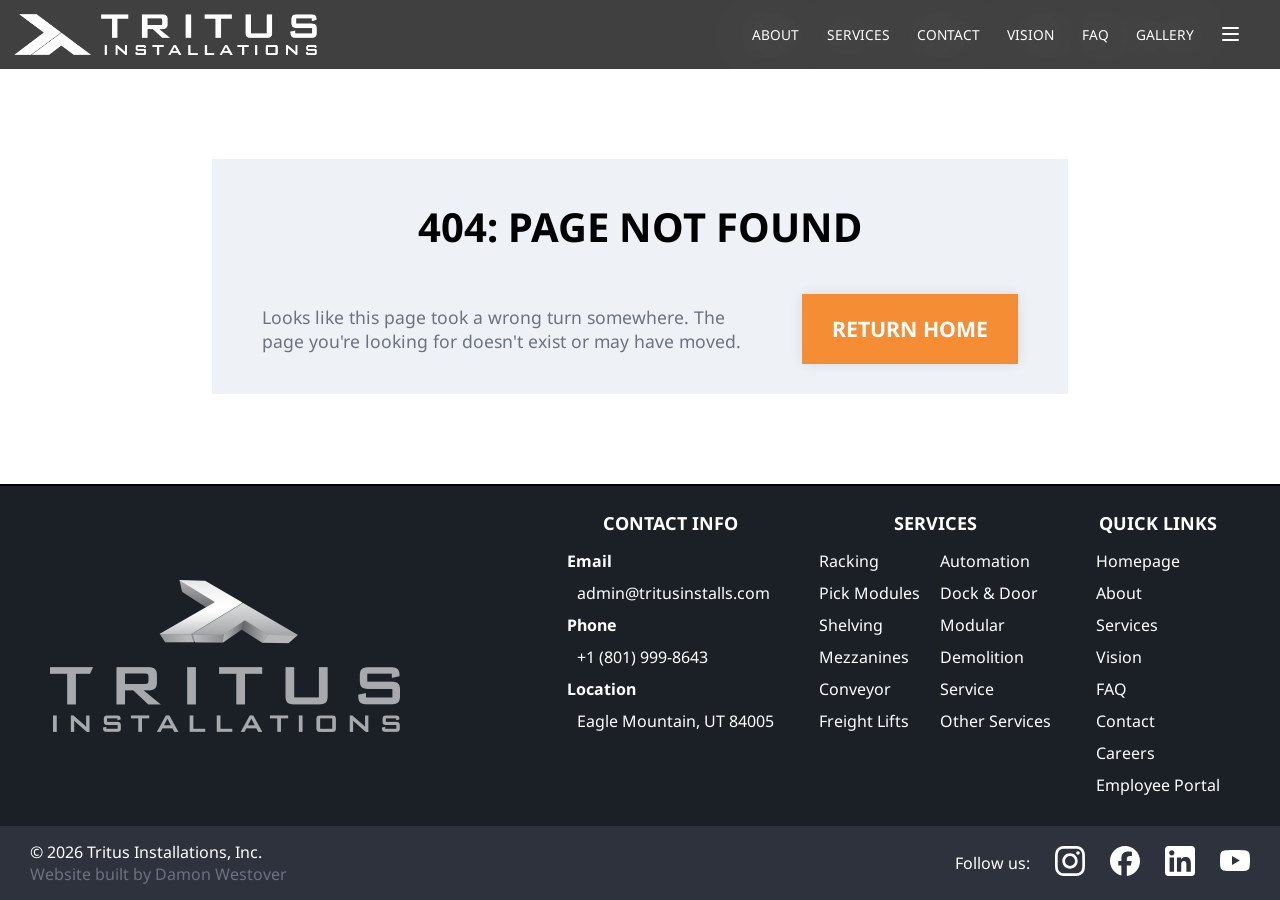
<file: 404/index.html>
<!DOCTYPE html><html lang="en"><head><meta charSet="utf-8"/><meta name="viewport" content="width=device-width, initial-scale=1"/><link rel="preload" href="/images/logo/logo-emblem-abg-white-2d.png" as="image"/><link rel="preload" href="/images/logo/logo-text-abg-white-aa.png" as="image"/><link rel="preload" as="script" fetchPriority="low" href="/_next/static/chunks/0kp-1_7hrmowm.js"/><script src="/_next/static/chunks/1rwcme-qb-33-.js" async=""></script><script src="/_next/static/chunks/38l97uvwruw-r.js" async=""></script><script src="/_next/static/chunks/turbopack-1nxi8ko-0a6vu.js" async=""></script><script src="/_next/static/chunks/0fn5y2mgdw6t7.js" async="" crossorigin=""></script><script src="/_next/static/chunks/1fupfg-kgfcoi.js" async="" crossorigin=""></script><link rel="preload" href="https://fonts.googleapis.com/css2?family=Noto+Sans:ital,wght@0,100..900;1,100..900&amp;display=swap" as="style"/><link rel="preload" href="/styles/general.css?v=1.05" as="style"/><link rel="preload" href="/styles/nav.css?v=1.07" as="style"/><link rel="preload" href="/styles/not-found.css?v=1.05" as="style"/><link rel="preload" href="/styles/footer.css?v=1.05" as="style"/><meta name="robots" content="noindex"/><title>Page Not Found - Tritus Installations</title><meta name="robots" content="noindex, follow"/><link rel="icon" type="image/png" href="/favicon/favicon-96x96.png?v=1.05" sizes="96x96"/><link rel="icon" type="image/svg+xml" href="/favicon/favicon.svg?v=1.05"/><link rel="shortcut icon" href="/favicon/favicon.ico?v=1.05"/><link rel="apple-touch-icon" sizes="180x180" href="/favicon/apple-touch-icon.png?v=1.05"/><meta name="apple-mobile-web-app-title" content="Tritus"/><link rel="manifest" href="/favicon/site.webmanifest?v=1.05"/><link rel="icon" type="image/x-icon" href="/images/logo/favicon.ico"/><meta name="theme-color" content="var(--extra-light)" media="(prefers-color-scheme: light)"/><meta name="theme-color" content="var(--extra-dark)" media="(prefers-color-scheme: dark)"/><link rel="preconnect" href="https://fonts.googleapis.com"/><link rel="preconnect" href="https://fonts.gstatic.com" crossorigin=""/><script src="/_next/static/chunks/0cz1d0mv5g_q7.js" noModule=""></script></head><body><div hidden=""><!--$--><!--/$--></div><link rel="stylesheet" href="https://fonts.googleapis.com/css2?family=Noto+Sans:ital,wght@0,100..900;1,100..900&amp;display=swap"/><link rel="stylesheet" href="/styles/general.css?v=1.05"/><link rel="stylesheet" href="/styles/nav.css?v=1.07"/><link rel="stylesheet" href="/styles/not-found.css?v=1.05"/><link rel="stylesheet" href="/styles/footer.css?v=1.05"/><nav class="nav-bar"><div class="logo-wrapper"><a class="logo-hl" href="/"><img src="/images/logo/logo-emblem-abg-white-2d.png" class="logo-emblem" alt="Tritus Installations logo."/><img src="/images/logo/logo-text-abg-white-aa.png" class="logo-text" alt=""/></a></div><div class="nav-wrapper"><a href="/about/" class="nav-prio-4">About</a><a href="/services/" class="nav-prio-2">Services</a><a href="/contact/" class="nav-prio-1">Contact</a><a href="/vision/" class="nav-prio-5">Vision</a><a href="/faq/" class="nav-prio-3">FAQ</a><a href="https://instagram.com/dream_warehouse_insider/" target="_blank" class="nav-prio-6">Gallery</a><button type="button" class="nav-menu-button" aria-expanded="false" aria-haspopup="dialog" aria-label="Open menu"><span class="nav-menu-bars" aria-hidden="true"><span></span><span></span><span></span></span></button></div></nav><main class="page-wrapper"><div class="error-content-wrapper"><header class="page-header"><h1>404: Page Not Found</h1></header><section class="not-found-content"><p>Looks like this page took a wrong turn somewhere. The page you&#x27;re looking for doesn&#x27;t exist or may have moved.</p><a href="/" class="hl-button">Return Home</a></section></div></main><footer><div id="main-footer-content"><div id="footer-logo-wrapper"><img loading="lazy" src="/images/logo/logo-full-abg.png" alt="Gray Tritus logo, including a 3D emblem and sharp text."/></div><nav class="footer-nav"><div class="footer-col"><h3><a href="/contact/">Contact Info</a></h3><header class="footer-item">Email</header><a href="mailto:admin@tritusinstalls.com" class="indent-footer footer-item">admin@tritusinstalls.com</a><header class="footer-item">Phone</header><a href="tel:+18019998643" class="indent-footer footer-item">+1 (801) 999-8643</a><header class="footer-item">Location</header><span class="indent-footer footer-item">Eagle Mountain, UT 84005</span></div><div class="footer-col"><h3><a href="/services/" style="width:100%;text-align:center">Services</a></h3><div class="footer-multi-col-container"><div class="footer-col"><a href="/services#racking" class="footer-item">Racking</a><a href="/services#pick-modules" class="footer-item">Pick Modules</a><a href="/services#shelving" class="footer-item">Shelving</a><a href="/services#mezzanines" class="footer-item">Mezzanines</a><a href="/services#conveyor" class="footer-item">Conveyor</a><a href="/services#freight-lifts" class="footer-item">Freight Lifts</a></div><div class="footer-col"><a href="/services#automation" class="footer-item">Automation</a><a href="/services#dock-and-door" class="footer-item">Dock &amp; Door</a><a href="/services#modular" class="footer-item">Modular</a><a href="/services#demolition" class="footer-item">Demolition</a><a href="/services#service" class="footer-item">Service</a><a href="/services#others" class="footer-item">Other Services</a></div></div></div><div class="footer-col"><h3>Quick links</h3><a href="/" class="footer-item">Homepage</a><a href="/about/" class="footer-item">About</a><a href="/services/" class="footer-item">Services</a><a href="/vision/" class="footer-item">Vision</a><a href="/faq/" class="footer-item">FAQ</a><a href="/contact/" class="footer-item">Contact</a><a href="/careers/" class="footer-item">Careers</a><a href="https://app.tritusinstalls.com/portal" class="footer-item">Employee Portal</a></div></nav></div><div id="bottom-footer-content"><div id="bottom-footer-text"><div>© 2026 Tritus Installations, Inc.</div><div id="web-dev-cred">Website built by Damon Westover</div></div><div id="social-media-link-container"><span id="sm-text">Follow us:</span><a href="https://instagram.com/dream_warehouse_insider" target="_blank" class="sm-link"><svg xmlns="http://www.w3.org/2000/svg" viewBox="0 0 1000 1000"><path class="sm-svg-path" d="M295.42,6c-53.2,2.51-89.53,11-121.29,23.48-32.87,12.81-60.73,30-88.45,57.82S40.89,143,28.17,175.92c-12.31,31.83-20.65,68.19-23,121.42S2.3,367.68,2.56,503.46,3.42,656.26,6,709.6c2.54,53.19,11,89.51,23.48,121.28,12.83,32.87,30,60.72,57.83,88.45S143,964.09,176,976.83c31.8,12.29,68.17,20.67,121.39,23s70.35,2.87,206.09,2.61,152.83-.86,206.16-3.39S799.1,988,830.88,975.58c32.87-12.86,60.74-30,88.45-57.84S964.1,862,976.81,829.06c12.32-31.8,20.69-68.17,23-121.35,2.33-53.37,2.88-70.41,2.62-206.17s-.87-152.78-3.4-206.1-11-89.53-23.47-121.32c-12.85-32.87-30-60.7-57.82-88.45S862,40.87,829.07,28.19c-31.82-12.31-68.17-20.7-121.39-23S637.33,2.3,501.54,2.56,348.75,3.4,295.42,6m5.84,903.88c-48.75-2.12-75.22-10.22-92.86-17-23.36-9-40-19.88-57.58-37.29s-28.38-34.11-37.5-57.42c-6.85-17.64-15.1-44.08-17.38-92.83-2.48-52.69-3-68.51-3.29-202s.22-149.29,2.53-202c2.08-48.71,10.23-75.21,17-92.84,9-23.39,19.84-40,37.29-57.57s34.1-28.39,57.43-37.51c17.62-6.88,44.06-15.06,92.79-17.38,52.73-2.5,68.53-3,202-3.29s149.31.21,202.06,2.53c48.71,2.12,75.22,10.19,92.83,17,23.37,9,40,19.81,57.57,37.29s28.4,34.07,37.52,57.45c6.89,17.57,15.07,44,17.37,92.76,2.51,52.73,3.08,68.54,3.32,202s-.23,149.31-2.54,202c-2.13,48.75-10.21,75.23-17,92.89-9,23.35-19.85,40-37.31,57.56s-34.09,28.38-57.43,37.5c-17.6,6.87-44.07,15.07-92.76,17.39-52.73,2.48-68.53,3-202.05,3.29s-149.27-.25-202-2.53m407.6-674.61a60,60,0,1,0,59.88-60.1,60,60,0,0,0-59.88,60.1M245.77,503c.28,141.8,115.44,256.49,257.21,256.22S759.52,643.8,759.25,502,643.79,245.48,502,245.76,245.5,361.22,245.77,503m90.06-.18a166.67,166.67,0,1,1,167,166.34,166.65,166.65,0,0,1-167-166.34" transform="translate(-2.5 -2.5)"></path></svg></a><a href="https://facebook.com/tritusinstallations" target="_blank" class="sm-link"><svg xmlns="http://www.w3.org/2000/svg" viewBox="0 0 500 500"><g><path class="sm-svg-path" d="M500,250C500,111.93,388.07,0,250,0S0,111.93,0,250c0,117.24,80.72,215.62,189.61,242.64v-166.24h-51.55v-76.4h51.55v-32.92c0-85.09,38.51-124.53,122.05-124.53,15.84,0,43.17,3.11,54.35,6.21v69.25c-5.9-.62-16.15-.93-28.88-.93-40.99,0-56.83,15.53-56.83,55.9v27.02h81.66l-14.03,76.4h-67.63v171.77c123.79-14.95,219.71-120.35,219.71-248.17Z"></path><path style="fill:none" d="M347.92,326.4l14.03-76.4h-81.66v-27.02c0-40.37,15.84-55.9,56.83-55.9,12.73,0,22.98.31,28.88.93v-69.25c-11.18-3.11-38.51-6.21-54.35-6.21-83.54,0-122.05,39.44-122.05,124.53v32.92h-51.55v76.4h51.55v166.24c19.34,4.8,39.57,7.36,60.39,7.36,10.25,0,20.36-.63,30.29-1.83v-171.77h67.63Z"></path></g></svg></a><a href="https://linkedin.com/in/brant-westover-67041a8a" target="_blank" class="sm-link"><svg xmlns="http://www.w3.org/2000/svg" viewBox="0 0 72 72"><g fill="none" fill-rule="evenodd"><path class="sm-svg-path" d="M8,72 L64,72 C68.418278,72 72,68.418278 72,64 L72,8 C72,3.581722 68.418278,-8.11624501e-16 64,0 L8,0 C3.581722,8.11624501e-16 -5.41083001e-16,3.581722 0,8 L0,64 C5.41083001e-16,68.418278 3.581722,72 8,72 Z"></path><path style="fill:var(--dark-gray)" d="M62,62 L51.315625,62 L51.315625,43.8021149 C51.315625,38.8127542 49.4197917,36.0245323 45.4707031,36.0245323 C41.1746094,36.0245323 38.9300781,38.9261103 38.9300781,43.8021149 L38.9300781,62 L28.6333333,62 L28.6333333,27.3333333 L38.9300781,27.3333333 L38.9300781,32.0029283 C38.9300781,32.0029283 42.0260417,26.2742151 49.3825521,26.2742151 C56.7356771,26.2742151 62,30.7644705 62,40.051212 L62,62 Z M16.349349,22.7940133 C12.8420573,22.7940133 10,19.9296567 10,16.3970067 C10,12.8643566 12.8420573,10 16.349349,10 C19.8566406,10 22.6970052,12.8643566 22.6970052,16.3970067 C22.6970052,19.9296567 19.8566406,22.7940133 16.349349,22.7940133 Z M11.0325521,62 L21.769401,62 L21.769401,27.3333333 L11.0325521,27.3333333 L11.0325521,62 Z" fill="#FFF"></path></g></svg></a><a href="https://youtube.com/channel/UCSJaK8h8N8JirPNTgfXNDTQ" target="_blank" class="sm-link"><svg xmlns="http://www.w3.org/2000/svg" viewBox="0 0 396.53 277.78"><path class="sm-svg-path" d="M388.13,43.45c-4.64-17.09-17.67-30.41-35.05-35.05C322.38,0,198.12,0,198.12,0c0,0-123.97,0-154.67,8.4C26.36,13.03,13.03,26.36,8.11,43.45,0,74.15,0,138.74,0,138.74c0,0,0,64.59,8.11,95.59,4.92,16.8,18.25,30.41,35.34,35.05,30.7,8.4,154.67,8.4,154.67,8.4,0,0,124.26,0,154.96-8.4,17.38-4.63,30.41-18.25,35.05-35.05,8.4-30.99,8.4-95.59,8.4-95.59,0,0,0-64.59-8.4-95.29ZM158.73,198.41v-119.05l102.83,59.38-102.83,59.67Z"></path></svg></a></div></div></footer><!--$--><!--/$--><script src="/_next/static/chunks/0kp-1_7hrmowm.js" id="_R_" async=""></script><script>(self.__next_f=self.__next_f||[]).push([0])</script><script>self.__next_f.push([1,"1:\"$Sreact.fragment\"\n2:I[43289,[\"/_next/static/chunks/0fn5y2mgdw6t7.js\"],\"default\"]\n3:I[73101,[\"/_next/static/chunks/0fn5y2mgdw6t7.js\"],\"default\"]\n4:I[5954,[\"/_next/static/chunks/0fn5y2mgdw6t7.js\",\"/_next/static/chunks/1fupfg-kgfcoi.js\"],\"default\"]\n5:I[558,[\"/_next/static/chunks/0fn5y2mgdw6t7.js\",\"/_next/static/chunks/1fupfg-kgfcoi.js\"],\"default\"]\n11:I[69338,[\"/_next/static/chunks/0fn5y2mgdw6t7.js\"],\"default\",1]\n:HL[\"https://fonts.googleapis.com/css2?family=Noto+Sans:ital,wght@0,100..900;1,100..900\u0026display=swap\",\"style\"]\n:HL[\"/styles/general.css?v=1.05\",\"style\"]\n:HL[\"/styles/nav.css?v=1.07\",\"style\"]\n:HL[\"/styles/not-found.css?v=1.05\",\"style\"]\n:HL[\"/styles/footer.css?v=1.05\",\"style\"]\n:HL[\"/images/logo/logo-emblem-abg-white-2d.png\",\"image\"]\n:HL[\"/images/logo/logo-text-abg-white-aa.png\",\"image\"]\nf:X\n0:{\"P\":null,\"c\":[\"\",\"_not-found\",\"\"],\"q\":\"\",\"i\":false,\"f\":[[[\"\",{\"children\":[\"/_not-found\",{\"children\":[\"__PAGE__\",{},\"$undefined\",\"$undefined\",4608]},\"$undefined\",\"$undefined\",4608]},\"$undefined\",\"$undefined\",4624],[[\"$\",\"$1\",\"c\",{\"children\":[[[\"$\",\"script\",\"script-0\",{\"src\":\"/_next/static/chunks/0fn5y2mgdw6t7.js\",\"async\":true,\"nonce\":\"$undefined\"}]],[\"$\",\"html\",null,{\"lang\":\"en\",\"children\":[\"$\",\"body\",null,{\"children\":[[\"$\",\"link\",null,{\"rel\":\"icon\",\"type\":\"image/png\",\"href\":\"/favicon/favicon-96x96.png?v=1.05\",\"sizes\":\"96x96\"}],[\"$\",\"link\",null,{\"rel\":\"icon\",\"type\":\"image/svg+xml\",\"href\":\"/favicon/favicon.svg?v=1.05\"}],[\"$\",\"link\",null,{\"rel\":\"shortcut icon\",\"href\":\"/favicon/favicon.ico?v=1.05\"}],[\"$\",\"link\",null,{\"rel\":\"apple-touch-icon\",\"sizes\":\"180x180\",\"href\":\"/favicon/apple-touch-icon.png?v=1.05\"}],[\"$\",\"meta\",null,{\"name\":\"apple-mobile-web-app-title\",\"content\":\"Tritus\"}],[\"$\",\"link\",null,{\"rel\":\"manifest\",\"href\":\"/favicon/site.webmanifest?v=1.05\"}],[\"$\",\"link\",null,{\"rel\":\"icon\",\"type\":\"image/x-icon\",\"href\":\"/images/logo/favicon.ico\"}],[\"$\",\"meta\",null,{\"name\":\"theme-color\",\"content\":\"var(--extra-light)\",\"media\":\"(prefers-color-scheme: light)\"}],[\"$\",\"meta\",null,{\"name\":\"theme-color\",\"content\":\"var(--extra-dark)\",\"media\":\"(prefers-color-scheme: dark)\"}],[\"$\",\"link\",null,{\"rel\":\"preconnect\",\"href\":\"https://fonts.googleapis.com\"}],[\"$\",\"link\",null,{\"rel\":\"preconnect\",\"href\":\"https://fonts.gstatic.com\",\"crossOrigin\":\"\"}],[\"$\",\"link\",null,{\"rel\":\"stylesheet\",\"href\":\"https://fonts.googleapis.com/css2?family=Noto+Sans:ital,wght@0,100..900;1,100..900\u0026display=swap\"}],[\"$\",\"link\",null,{\"rel\":\"stylesheet\",\"href\":\"/styles/general.css?v=1.05\"}],[\"$\",\"link\",null,{\"rel\":\"stylesheet\",\"href\":\"/styles/nav.css?v=1.07\"}],[\"$\",\"$L2\",null,{\"parallelRouterKey\":\"children\",\"error\":\"$undefined\",\"errorStyles\":\"$undefined\",\"errorScripts\":\"$undefined\",\"template\":[\"$\",\"$L3\",null,{}],\"templateStyles\":\"$undefined\",\"templateScripts\":\"$undefined\",\"notFound\":[[[\"$\",\"link\",null,{\"rel\":\"stylesheet\",\"href\":\"/styles/not-found.css?v=1.05\"}],[\"$\",\"link\",null,{\"rel\":\"stylesheet\",\"href\":\"/styles/footer.css?v=1.05\"}],[\"$\",\"nav\",null,{\"className\":\"nav-bar\",\"children\":[[\"$\",\"div\",null,{\"className\":\"logo-wrapper\",\"children\":[\"$\",\"a\",null,{\"className\":\"logo-hl\",\"href\":\"/\",\"title\":\"$undefined\",\"children\":[[\"$\",\"img\",null,{\"src\":\"/images/logo/logo-emblem-abg-white-2d.png\",\"className\":\"logo-emblem\",\"alt\":\"Tritus Installations logo.\"}],[\"$\",\"img\",null,{\"src\":\"/images/logo/logo-text-abg-white-aa.png\",\"className\":\"logo-text\",\"alt\":\"\"}]]}]}],[\"$\",\"div\",null,{\"className\":\"nav-wrapper\",\"children\":[[[\"$\",\"a\",\"about\",{\"href\":\"/about/\",\"className\":\"nav-prio-4\",\"children\":\"About\"}],[\"$\",\"a\",\"services\",{\"href\":\"/services/\",\"className\":\"nav-prio-2\",\"children\":\"Services\"}],[\"$\",\"a\",\"contact\",{\"href\":\"/contact/\",\"className\":\"nav-prio-1\",\"children\":\"Contact\"}],[\"$\",\"a\",\"vision\",{\"href\":\"/vision/\",\"className\":\"nav-prio-5\",\"children\":\"Vision\"}],[\"$\",\"a\",\"faq\",{\"href\":\"/faq/\",\"className\":\"nav-prio-3\",\"children\":\"FAQ\"}]],[\"$\",\"a\",null,{\"href\":\"https://instagram.com/dream_warehouse_insider/\",\"target\":\"_blank\",\"className\":\"nav-prio-6\",\"children\":\"Gallery\"}],[\"$\",\"$L4\",null,{\"links\":[{\"key\":\"about\",\"label\":\"About\",\"href\":\"/about/\"},{\"key\":\"services\",\"label\":\"Services\",\"href\":\"/services/\"},{\"key\":\"contact\",\"label\":\"Contact\",\"href\":\"/contact/\"},{\"key\":\"vision\",\"label\":\"Vision\",\"href\":\"/vision/\"},{\"key\":\"faq\",\"label\":\"FAQ\",\"href\":\"/faq/\"},{\"key\":\"gallery\",\"label\":\"Gallery\",\"href\":\"https://instagram.com/dream_warehouse_insider/\",\"priority\":6,\"external\":true}],\"current\":\"not-found\",\"portalHref\":\"https://app.tritusinstalls.com/portal\"}],[\"$\",\"$L5\",null,{}]]}]]}],[\"$\",\"main\",null,{\"className\":\"page-wrapper\",\"children\":[\"$\",\"div\",null,{\"className\":\"error-content-wrapper\",\"children\":[[\"$\",\"header\",null,{\"className\":\"page-header\",\"children\":[\"$\",\"h1\",null,{\"children\":\"404: Page Not Found\"}]}],[\"$\",\"section\",null,{\"className\":\"not-found-content\",\"children\":[[\"$\",\"p\",null,{\"children\":\"Looks like this page took a wrong turn somewhere. The page you're looking for doesn't exist or may have moved.\"}],[\"$\",\"a\",null,{\"href\":\"/\",\"className\":\"hl-button\",\"children\":\"Return Home\"}]]}]]}]}],[\"$\",\"footer\",null,{\"children\":[[\"$\",\"div\",null,{\"id\":\"main-footer-content\",\"children\":[[\"$\",\"div\",null,{\"id\":\"footer-logo-wrapper\",\"children\":[\"$\",\"img\",null,{\"loading\":\"lazy\",\"src\":\"/images/logo/logo-full-abg.png\",\"alt\":\"Gray Tritus logo, including a 3D emblem and sharp text.\"}]}],[\"$\",\"nav\",null,{\"className\":\"footer-nav\",\"children\":[[\"$\",\"div\",null,{\"className\":\"footer-col\",\"children\":[[\"$\",\"h3\",null,{\"children\":[\"$\",\"a\",null,{\"href\":\"/contact/\",\"children\":\"Contact Info\"}]}],[\"$\",\"header\",null,{\"className\":\"footer-item\",\"children\":\"Email\"}],[\"$\",\"a\",null,{\"href\":\"mailto:admin@tritusinstalls.com\",\"className\":\"indent-footer footer-item\",\"children\":\"admin@tritusinstalls.com\"}],\"$L6\",\"$L7\",\"$L8\",\"$L9\"]}],\"$La\",\"$Lb\"]}]]}],\"$Lc\"]}]],[]],\"forbidden\":\"$undefined\",\"unauthorized\":\"$undefined\"}]]}]}]]}],{\"children\":[\"$Ld\",{\"children\":[\"$Le\",{},null,false,null]},null,false,\"$f\"]},null,false,null],\"$L10\",false]],\"m\":\"$undefined\",\"G\":[\"$11\",[]],\"S\":true,\"h\":null,\"r\":\"$undefined\",\"s\":\"$undefined\",\"a\":\"$undefined\",\"l\":\"$undefined\",\"p\":\"$undefined\",\"d\":\"$undefined\",\"b\":\"WjDsQVJhzVtp4LXxEM4xr\"}\n1e:I[73521,[\"/_next/static/chunks/0fn5y2mgdw6t7.js\"],\"ViewportBoundary\"]\n20:I[73521,[\"/_next/static/chunks/0fn5y2mgdw6t7.js\"],\"MetadataBoundary\"]\n21:\"$Sreact.suspense\"\n6:[\"$\",\"header\",null,{\"className\":\"footer-item\",\"children\":\"Phone\"}]\n7:[\"$\",\"a\",null,{\"href\":\"tel:+18019998643\",\"className\":\"indent-footer footer-item\",\"children\":\"+1 (801) 999-8643\"}]\n8:[\"$\",\"header\",null,{\"className\":\"footer-item\",\"children\":\"Location\"}]\n9:[\"$\",\"span\",null,{\"className\":\"indent-footer footer-item\",\"children\":\"Eagle Mountain, UT 84005\"}]\na:[\"$\",\"div\",null,{\"className\":\"footer-col\",\"children\":[[\"$\",\"h3\",null,{\"children\":[\"$\",\"a\",null,{\"href\":\"/services/\",\"style\":{\"width\":\"100%\",\"textAlign\":\"center\"},\"children\":\"Services\"}]}],[\"$\",\"div\",null,{\"className\":\"footer-multi-col-container\",\"children\":[[\"$\",\"div\",null,{\"className\":\"footer-col\",\"children\":[[\"$\",\"a\",null,{\"href\":\"/services#racking\",\"className\":\"footer-item\",\"children\":\"Racking\"}],[\"$\",\"a\",null,{\"href\":\"/services#pick-modules\",\"className\":\"footer-item\",\"children\":\"Pick Modules\"}],[\"$\",\"a\",null,{\"href\":\"/services#shelving\",\"className\":\"footer-item\",\"children\":\"Shelving\"}],[\"$\",\"a\",null,{\"href\":\"/services#mezzanines\",\"className\":\"footer-item\",\"children\":\"Mezzanines\"}],[\"$\",\"a\",null,{\"href\":\"/services#conveyor\",\"className\":\"footer-item\",\"children\":\"Conveyor\"}],[\"$\",\"a\",null,{\"href\":\"/services#freight-lifts\",\"className\":\"footer-item\",\"children\":\"Freight Lifts\"}]]}],[\"$\",\"div\",null,{\"className\":\"footer-col\",\"children\":[[\"$\",\"a\",null,{\"href\":\"/services#automation\",\"className\":\"footer-item\",\"children\":\"Automation\"}],[\"$\",\"a\",null,{\"href\":\"/services#dock-and-door\",\"className\":\"footer-item\",\"children\":\"Dock \u0026 Door\"}],[\"$\",\"a\",null,{\"href\":\"/services#modular\",\"className\":\"footer-item\",\"children\":\"Modular\"}],[\"$\",\"a\",null,{\"href\":\"/services#demolition\",\"className\":\"footer-item\",\"children\":\"Demolition\"}],[\"$\",\"a\",null,{\"href\":\"/services#service\",\"className\":\"footer-item\",\"children\":\"Service\"}],[\"$\",\"a\",null,{\"href\":\"/services#others\",\"className\":\"footer-item\",\"children\":\"Other Services\"}]]}]]}]]}]\nb:[\"$\",\"div\",null,{\"className\":\"footer-col\",\"children\":[[\"$\",\"h3\",null,{\"children\":\"Quick links\"}],[[\"$\",\"a\",\"home\",{\"href\":\"/\",\"className\":\"footer-item\",\"children\":\"Homepage\"}],[\"$\",\"a\",\"about\",{\"href\":\"/about/\",\"className\":\"footer-item\",\"children\":\"About\"}],[\"$\",\"a\",\"services\",{\"href\":\"/services/\",\"className\":\"footer-item\",\"children\":\"Services\"}],[\"$\",\"a\",\"vision\",{\"href\":\"/vision/\",\"className\":\"footer-item\",\"children\":\"Vision\"}],[\"$\",\"a\",\"faq\",{\"href\":\"/faq/\",\"className\":\"footer-item\",\"children\":\"FAQ\"}],[\"$\",\"a\",\"contact\",{\"href\":\"/contact/\",\"className\":\"footer-item\",\"children\":\"Contact\"}],[\"$\",\"a\",\"careers\",{\"href\":\"/careers/\",\"className\":\"footer-item\",\"children\":\"Careers\"}]],[\"$\",\"a\",null,{\"href\":\"https://app.tritusinstalls.com/portal\",\"className\":\"footer-item\",\"children\":\"Employee Portal\"}]]}]\n12:T64b,M295.42,6c-53.2,2.51-89.53,11-121.29,23.48-32.87,12.81-60.73,30-88.45,57.82S40.89,143,28.17,175.92c-12.31,31.83-20.65,68.19-23,121.42S2.3,367.68,2.56,503.46,3.42,656.26,6,709.6c2.54,53.19,11,89.51,23.48,121.28,12.83,32.87,30,60.72,57.83,88.45S143,964.09,176,976.83c31.8,12.29,68.17,20.67,121.39,23s70.35,2.87,206.09,2.61,152.83-.86,206.16-3.39S799.1,988,830.88,975.58c32.87-12.86,60.74-30,88.45-57.84S964.1,862,976.81,829.06c12.32-31.8,20.69-68.17,23-121.35,2.33-53.37,2.88-70.41,2.62-206.17s-.87-152.78-3.4-206.1-11-89.53-23.47-121.32c-12.85-32.87-30-60.7-57.82-88.45S862,40.87,829.07,28.19c-31.82-12.31-68.17-20.7-121.39-23S637.33,2.3,501.54,2.56,348.75,3.4,295.42,6m5.84,903.88c-48.75-2.12-75.22-10.22-92.86-17-23.36-9-40-19.88-57.58-37.29s-28.38-34.11-37.5-57.42c-6.85-17.64-15.1-44.08-17.38-92.83-2.48-52.69-3-68.51-3.29-202s.22-149.29,2.53-202c2.08-48.71,10.23-75.21,17-92.84,9-23.39,19.84-40,37.29-57.57s34.1-28.39,57.43-37.51c17.62-6.88,44.06-15.06,92.79-17.38,52.73-2.5,68.53-3,202-3.29s149.31.21,202.06,2.53c48.71,2.12,75.22,10.19,92.83,17,23.37,9,40,19.81,57.57,37.29s28.4,34.07,37.52,57.45c6.89,17.57,15.07,44,17.37,92.76,2.51,52.73,3.08,68.54,3.32,202s-.23,149.31-2.54,202c-2.13,48.75-10.21,75.23-17,92.89-9,23.35-19.85,40-37.31,57.56s-34.09,28.38-57.43,37.5c-17.6,6.87-44.07,15.07-92.76,17.39-52.73,2.48-68.53,3-202.05,3.29s-149.27-.25-202-2.53m407.6-674.61a60,60,0,1,0,59.88-60.1,60,60,0,0,0-59.88,60.1M245.77,503c.28,141.8,115.44,256.49,257.21,256.22S759.52,643.8,759.25,502,643.79,245.48,502,245.76,245.5,361.22,245.77,503m90.06-.18a166.67,166.67,0,1,1,167,166.34,166.65,166.65,0,0,1-167-166.34c:[\"$\",\"div\",null,{\"id\":\"bottom-footer-content\",\"children\":[[\"$\",\"div\",null,{\"id\":\"bottom-footer-text\",\"children\":[[\"$\",\"div\",null,{\"children\":\"© 2026 Tritus Installations, Inc.\"}],[\"$\",\"div\",null,{\"id\":\"web-dev-cred\",\"children\":\"Website built by Damon Westover\"}]]}],[\"$\",\"div\",null,{\"id\":\"social-media-link-container\",\"children\":[[\"$\",\"span\",null,{\"id\":\"sm-text\",\"children\":\"Follow us:\"}],[\"$\",\"a\",null,{\"href\":\"https://instagram.com/dream_warehouse_insider\",\"target\":\"_blank\",\"className\":\"sm-link\",\"children\":[\"$\",\"svg\",null,{\"xmlns\":\"http://www.w3.org/2000/svg\",\"viewBox\":\"0 0 1000 1000\",\"children\":[\"$\",\"path\",null,{\"className\":\"sm-svg-path\",\"d\":\"$12\",\"transform\":\"translate(-2.5 -2.5)\"}]}]}],[\"$\",\"a\",null,{\"href\":\"https://facebook.com/tritusinstallations\",\"target\":\"_blank\",\"className\":\"sm-link\",\"children\":[\"$\",\"svg\",null,{\"xmlns\":\"http://www.w3.org/2000/svg\",\"viewBox\":\"0 0 500 500\",\"children\":[\"$\",\"g\",null,{\"children\":[[\"$\",\"path\",null,{\"className\":\"sm-svg-path\",\"d\":\"M500,250C500,111.93,388.07,0,250,0S0,111.93,0,250c0,117.24,80.72,215.62,189.61,242.64v-166.24h-51.55v-76.4h51.55v-32.92c0-85.09,38.51-124.53,122.05-124.53,15.84,0,43.17,3.11,54.35,6.21v69.25c-5.9-.62-16.15-.93-28.88-.93-40.99,0-56.83,15.53-56.83,55.9v27.02h81.66l-14.03,76.4h-67.63v171.77c123.79-14.95,219.71-120.35,219.71-248.17Z\"}],[\"$\",\"path\",null,{\"style\":{\"fill\":\"none\"},\"d\":\"M347.92,326.4l14.03-76.4h-81.66v-27.02c0-40.37,15.84-55.9,56.83-55.9,12.73,0,22.98.31,28.88.93v-69.25c-11.18-3.11-38.51-6.21-54.35-6.21-83.54,0-122.05,39.44-122.05,124.53v32.92h-51.55v76.4h51.55v166.24c19.34,4.8,39.57,7.36,60.39,7.36,10.25,0,20.36-.63,30.29-1.83v-171.77h67.63Z\"}]]}]}]}],[\"$\",\"a\",null,{\"href\":\"https://linkedin.com/in/brant-westover-67041a8a\",\"target\":\"_blank\",\"className\":\"sm-link\",\"children\":[\"$\",\"svg\",null,{\"xmlns\":\"http://www.w3.org/2000/svg\",\"viewBox\":\"0 0 72 72\",\"children\":[\"$\",\"g\",null,{\"fill\":\"none\",\"fillRule\":\"evenodd\",\"children\":[[\"$\",\"path\",null,{\"className\":\"sm-svg-path\",\"d\":\"M8,72 L64,72 C68.418278,72 72,68.418278 72,64 L72,8 C72,3.581722 68.418278,-8.11624501e-16 64,0 L8,0 C3.581722,8.11624501e-16 -5.41083001e-16,3.581722 0,8 L0,64 C5.41083001e-16,68.418278 3.581722,72 8,72 Z\"}],\"$L13\"]}]}]}],\"$L14\"]}]]}]\nd:[\"$\",\"$1\",\"c\",{\"children\":[null,[\"$\",\"$L2\",null,{\"parallelRouterKey\":\"children\",\"error\":\"$undefined\",\"errorStyles\":\"$undefined\",\"errorScripts\":\"$undefined\",\"template\":[\"$\",\"$L3\",null,{}],\"templateStyles\":\"$undefined\",\"templateScripts\":\"$undefined\",\"notFound\":\"$undefined\",\"forbidden\":\"$undefined\",\"unauthorized\":\"$undefined\"}]]}]\ne:[\"$\",\"$1\",\"c\",{\"children\":[[[\"$\",\"link\",null,{\"rel\":\"stylesheet\",\"href\":\"/styles/not-found.css?v=1.05\"}],[\"$\",\"link\",null,{\"rel\":\"stylesheet\",\"href\":\"/styles/footer.css?v=1.05\"}],[\"$\",\"nav\",null,{\"className\":\"nav-bar\",\"children\":[[\"$\",\"div\",null,{\"className\":\"logo-wrapper\",\"children\":[\"$\",\"a\",null,{\"className\":\"logo-hl\",\"href\":\"/\",\"title\":\"$undefined\",\"children\":[[\"$\",\"img\",null,{\"src\":\"/images/logo/logo-emblem-abg-white-2d.png\",\"className\":\"logo-emblem\",\"alt\":\"Tritus Installations logo.\"}],[\"$\",\"img\",null,{\"src\":\"/images/logo/logo-text-abg-white-aa.png\",\"className\":\"logo-text\",\"alt\":\"\"}]]}]}],[\"$\",\"div\",null,{\"className\":\"nav-wrapper\",\"children\":[[[\"$\",\"a\",\"about\",{\"href\":\"/about/\",\"className\":\"nav-prio-4\",\"children\":\"About\"}],[\"$\",\"a\",\"services\",{\"href\":\"/services/\",\"className\":\"nav-prio-2\",\"children\":\"Services\"}],[\"$\",\"a\",\"contact\",{\"href\":\"/contact/\",\"className\":\"nav-prio-1\",\"children\":\"Contact\"}],[\"$\",\"a\",\"vision\",{\"href\":\"/vision/\",\"className\":\"nav-prio-5\",\"children\":\"Vision\"}],[\"$\",\"a\",\"faq\",{\"href\":\"/faq/\",\"className\":\"nav-prio-3\",\"children\":\"FAQ\"}]],[\"$\",\"a\",null,{\"href\":\"https://instagram.com/dream_warehouse_insider/\",\"target\":\"_blank\",\"className\":\"nav-prio-6\",\"children\":\"Gallery\"}],[\"$\",\"$L4\",null,{\"links\":\"$0:f:0:1:0:props:children:1:props:children:props:children:14:props:notFound:0:2:props:children:1:props:children:2:props:links\",\"current\":\"not-found\",\"portalHref\":\"https://app.tritusinstalls.com/portal\"}],[\"$\",\"$L5\",null,{}]]}]]}],[\"$\",\"main\",null,{\"className\":\"page-wrapper\",\"children\":[\"$\",\"div\",null,{\"className\":\"error-content-wrapper\",\"children\":[[\"$\",\"header\",null,{\"className\":\"page-header\",\"children\":[\"$\",\"h1\",null,{\"children\":\"404: Page Not Found\"}]}],[\"$\",\"section\",null,{\"className\":\"not-found-content\",\"children\":[[\"$\",\"p\",null,{\"children\":\"Looks like this page took a wrong turn somewhere. The page you're looking for doesn't exist or may have moved.\"}],[\"$\",\"a\",null,{\"href\":\"/\",\"className\":\"hl-button\",\"children\":\"Return Home\"}]]}]]}]}],[\"$\",\"footer\",null,{\"children\":[[\"$\",\"div\",null,{\"id\":\"main-footer-content\",\"children\":[[\"$\",\"div\",null,{\"id\":\"footer-logo-wrapper\",\"children\":[\"$\",\"img\",null,{\"loading\":\"lazy\",\"src\":\"/images/logo/logo-full-abg.png\",\"alt\":\"Gray Tritus logo, including a 3D emblem and sharp text.\"}]}],[\"$\",\"nav\",null,{\"className\":\"footer-nav\",\"children\":[[\"$\",\"div\",null,{\"className\":\"footer-col\",\"children\":[[\"$\",\"h3\",null,{\"children\":[\"$\",\"a\",null,{\"href\":\"/contact/\",\"children\":\"Contact Info\"}]}],[\"$\",\"header\",null,{\"className\":\"footer-item\",\"children\":\"Email\"}],[\"$\",\"a\",null,{\"href\":\"mailto:admin@tritusinstalls.com\",\"className\":\"indent-footer footer-item\",\"children\":\"admin@tritusinstalls.com\"}],[\"$\",\"header\",null,{\"className\":\"footer-item\",\"children\":\"Phone\"}],[\"$\",\"a\",null,{\"href\":\"tel:+18019998643\",\"className\":\"indent-footer footer-item\",\"children\":\"+1 (801) 999-8643\"}],[\"$\",\"header\",null,{\"className\":\"footer-item\",\"children\":\"Location\"}],[\"$\",\"span\",null,{\"className\":\"indent-footer footer-item\",\"children\":\"Eagle Mountain, UT 84005\"}]]}],[\"$\",\"div\",null,{\"className\":\"footer-col\",\"children\":[[\"$\",\"h3\",null,{\"children\":[\"$\",\"a\",null,{\"href\":\"/services/\",\"style\":{\"width\":\"100%\",\"textAlign\":\"center\"},\"children\":\"Services\"}]}],[\"$\",\"div\",null,{\"className\":\"footer-multi-col-container\",\"children\":[[\"$\",\"div\",null,{\"className\":\"footer-col\",\"children\":[[\"$\",\"a\",null,{\"href\":\"/services#racking\",\"className\":\"footer-item\",\"children\":\"Racking\"}],[\"$\",\"a\",null,{\"href\":\"/services#pick-modules\",\"className\":\"footer-item\",\"children\":\"Pick Modules\"}],[\"$\",\"a\",null,{\"href\":\"/services#shelving\",\"className\":\"footer-item\",\"children\":\"Shelving\"}],[\"$\",\"a\",null,{\"href\":\"/services#mezzanines\",\"className\":\"footer-item\",\"children\":\"Mezzanines\"}],[\"$\",\"a\",null,{\"href\":\"/services#conveyor\",\"className\":\"footer-item\",\"children\":\"Conveyor\"}],[\"$\",\"a\",null,{\"href\":\"/services#freight-lifts\",\"className\":\"footer-item\",\"children\":\"Freight Lifts\"}]]}],[\"$\",\"div\",null,{\"className\":\"footer-col\",\"children\":[[\"$\",\"a\",null,{\"href\":\"/services#automation\",\"className\":\"footer-item\",\"children\":\"Automation\"}],[\"$\",\"a\",null,{\"href\":\"/services#dock-and-door\",\"className\":\"footer-item\",\"children\":\"Dock \u0026 Door\"}],[\"$\",\"a\",null,{\"href\":\"/services#modular\",\"className\":\"footer-item\",\"children\":\"Modular\"}],[\"$\",\"a\",null,{\"href\":\"/services#demolition\",\"className\":\"footer-item\",\"children\":\"Demolition\"}],[\"$\",\"a\",null,{\"href\":\"/services#service\",\"className\":\"footer-item\",\"children\":\"Service\"}],[\"$\",\"a\",null,{\"href\":\"/services#others\",\"className\":\"footer-item\",\"children\":\"Other Services\"}]]}]]}]]}],[\"$\",\"div\",null,{\"className\":\"footer-col\",\"children\":[[\"$\",\"h3\",null,{\"children\":\"Quick links\"}],[[\"$\",\"a\",\"home\",{\"href\":\"/\",\"className\":\"footer-item\",\"children\":\"Homepage\"}],[\"$\",\"a\",\"about\",{\"href\":\"/about/\",\"className\":\"footer-item\",\"children\":\"About\"}],\"$L15\",\"$L16\",\"$L17\",\"$L18\",\"$L19\"],\"$L1a\"]}]]}]]}],\"$L1b\"]}]],[\"$L1c\"],\"$L1d\"]}]\n10:[\"$\",\"$1\",\"h\",{\"children\":[[\"$\",\"meta\",null,{\"name\":\"robots\",\"content\":\"noindex\"}],[\"$\",\"$L1e\",null,{\"children\":\"$L1f\"}],[\"$\",\"div\",null,{\"hidden\":true,\"children\":[\"$\",\"$L20\",null,{\"children\":[\"$\",\"$21\",null,{\"name\":\"Next.Metadata\",\"children\":\"$L22\"}]}]}],null]}]\n26:I[73521,[\"/_next/static/chunks/0fn5y2mgdw6t7.js\"],\"OutletBoundary\"]\nf:C\n13:[\"$\",\"path\",null,{\"style\":{\"fill\":\"var(--dark-gray)\"},\"d\":\"M62,62 L51.315625,62 L51.315625,43.8021149 C51.315625,38.8127542 49.4197917,36.0245323 45.4707031,36.0245323 C41.1746094,36.0245323 38.9300781,38.9261103 38.9300781,43.8021149 L38.9300781,62 L28.6333333,62 L28.6333333,27.3333333 L38.9300781,27.3333333 L38.9300781,32.0029283 C38.9300781,32.0029283 42.0260417,26.2742151 49.3825521,26.2742151 C56.7356771,26.2742151 62,30.7644705 62,40.051212 L62,62 Z M16.349349,22.7940133 C12.8420573,22.7940133 10,19.9296567 10,16.3970067 C10,12.8643566 12.8420573,10 16.349349,10 C19.8566406,10 22.6970052,12.8643566 22.6970052,16.3970067 C22.6970052,19.9296567 19.8566406,22.7940133 16.349349,22.7940133 Z M11.0325521,62 L21.769401,62 L21.769401,27.3333333 L11.0325521,27.3333333 L11.0325521,62 Z\",\"fill\":\"#FFF\"}]\n14:[\"$\",\"a\",null,{\"href\":\"https://youtube.com/channel/UCSJaK8h8N8JirPNTgfXNDTQ\",\"target\":\"_blank\",\"className\":\"sm-link\",\"children\":[\"$\",\"svg\",null,{\"xmlns\":\"http://www.w3.org/2000/svg\",\"viewBox\":\"0 0 396.53 277.78\",\"children\":[\"$\",\"path\",null,{\"className\":\"sm-svg-path\",\"d\":\"M388.13,43.45c-4.64-17.09-17.67-30.41-35.05-35.05C322.38,0,198.12,0,198.12,0c0,0-123.97,0-154.67,8.4C26.36,13.03,13.03,26.36,8.11,43.45,0,74.15,0,138.74,0,138.74c0,0,0,64.59,8.11,95.59,4.92,16.8,18.25,30.41,35.34,35.05,30.7,8.4,154.67,8.4,154.67,8.4,0,0,124.26,0,154.96-8.4,17.38-4.63,30.41-18.25,35.05-35.05,8.4-30.99,8.4-95.59,8.4-95.59,0,0,0-64.59-8.4-95.29ZM158.73,198.41v-119.05l102.83,59.38-102.83,59.67Z\"}]}]}]\n15:[\"$\",\"a\",\"services\",{\"href\":\"/services/\",\"className\":\"footer-item\",\"children\":\"Services\"}]\n16:[\"$\",\"a\",\"vision\",{\"href\":\"/vision/\",\"className\":\"footer-item\",\"children\":\"Vision\"}]\n17:[\"$\",\"a\",\"faq\",{\"href\":\"/faq/\",\"className\":\"footer-item\",\"children\":\"FAQ\"}]\n18:[\"$\",\"a\",\"contact\",{\"href\":\"/contact/\",\"className\":\"footer-item\",\"children\":\"Contact\"}]\n19:[\"$\",\"a\",\"careers\",{\"href\":\"/careers/\",\"className\":\"footer-item\",\"children\":\"Careers\"}]\n1a:[\"$\",\"a\",null,{\"href\":\"https://app.tritusinstalls.com/portal\",\"className\":\"footer-item\",\"children\":\"Employee Portal\"}]\n23:T64b,M295.42,6c-53.2,2.51-89.53,11-121.29,23.48-32.87,12.81-60.73,30-88.45,57.82S40.89,143,28.17,175.92c-12.31,31.83-20.65,68.19-23,121.42S2.3,367.68,2.56,503.46,3.42,656.26,6,709.6c2.54,53.19,11,89.51,23.48,121.28,12.83,32.87,30,60.72,57.83,88.45S143,964.09,176,976.83c31.8,12.29,68.17,20.67,121.39,23s70.35,2.87,206.09,2.61,152.83-.86,206.16-3.39S799.1,988,830.88,975.58c32.87-12.86,60.74-30,88.45-57.84S964.1,862,976.81,829.06c12.32-31.8,20.69-68.17,23-121.35,2.33-53.37,2.88-70.41,2.62-206.17s-.87-152.78-3.4-206.1-11-89.53-23.47-121.32c-12.85-32.87-30-60.7-57.82-88.45S862,40.87,829.07,28.19c-31.82-12.31-68.17-20.7-121.39-23S637.33,2.3,501.54,2.56,348.75,3.4,295.42,6m5.84,903.88c-48.75-2.12-75.22-10.22-92.86-17-23.36-9-40-19.88-57.58-37.29s-28.38-34.11-37.5-57.42c-6.85-17.64-15.1-44.08-17.38-92.83-2.48-52.69-3-68.51-3.29-202s.22-149.29,2.53-202c2.08-48.71,10.23-75.21,17-92.84,9-23.39,19.84-40,37.29-57.57s34.1-28.39,57.43-37.51c17.62-6.88,44.06-15.06,92.79-17.38,52.73-2.5,68.53-3,202-3.29s149.31.21,202.06,2.53c48.71,2.12,75.22,10.19,92.83,17,23.37,9,40,19.81,57.57,37.29s28.4,34.07,37.52,57.45c6.89,17.57,15.07,44,17.37,92.76,2.51,52.73,3.08,68.54,3.32,202s-.23,149.31-2.54,202c-2.13,48.75-10.21,75.23-17,92.89-9,23.35-19.85,40-37.31,57.56s-34.09,28.38-57.43,37.5c-17.6,6.87-44.07,15.07-92.76,17.39-52.73,2.48-68.53,3-202.05,3.29s-149.27-.25-202-2.53m407.6-674.61a60,60,0,1,0,59.88-60.1,60,60,0,0,0-59.88,60.1M245.77,503c.28,141.8,115.44,256.49,257.21,256.22S759.52,643.8,759.25,502,643.79,245.48,502,245.76,245.5,361.22,245.77,503m90.06-.18a166.67,166.67,0,1,1,167,166.34,166.65,166.65,0,0,1-167-166.341b:[\"$\",\"div\",null,{\"id\":\"bottom-footer-content\",\"children\":[[\"$\",\"div\",null,{\"id\":\"bottom-footer-text\",\"children\":[[\"$\",\"div\",null,{\"children\":\"© 2026 Tritus Installations, Inc.\"}],[\"$\",\"div\",null,{\"id\":\"web-dev-cred\",\"children\":\"Website built by Damon Westover\"}]]}],[\"$\",\"div\",null,{\"id\":\"social-media-link-container\",\"children\":[[\"$\",\"span\",null,{\"id\":\"sm-text\",\"children\":\"Follow us:\"}],[\"$\",\"a\",null,{\"href\":\"https://instagram.com/dream_warehouse_insider\",\"target\":\"_blank\",\"className\":\"sm-link\",\"children\":[\"$\",\"svg\",null,{\"xmlns\":\"http://www.w3.org/2000/svg\",\"viewBox\":\"0 0 1000 1000\",\"children\":[\"$\",\"path\",null,{\"className\":\"sm-svg-path\",\"d\":\"$23\",\"transform\":\"translate(-2.5 -2.5)\"}]}]}],[\"$\",\"a\",null,{\"href\":\"https://facebook.com/tritusinstallations\",\"target\":\"_blank\",\"className\":\"sm-link\",\"children\":[\"$\",\"svg\",null,{\"xmlns\":\"http://www.w3.org/2000/svg\",\"viewBox\":\"0 0 500 500\",\"children\":[\"$\",\"g\",null,{\"children\":[[\"$\",\"path\",null,{\"className\":\"sm-svg-path\",\"d\":\"M500,250C500,111.93,388.07,0,250,0S0,111.93,0,250c0,117.24,80.72,215.62,189.61,242.64v-166.24h-51.55v-76.4h51.55v-32.92c0-85.09,38.51-124.53,122.05-124.53,15.84,0,43.17,3.11,54.35,6.21v69.25c-5.9-.62-16.15-.93-28.88-.93-40.99,0-56.83,15.53-56.83,55.9v27.02h81.66l-14.03,76.4h-67.63v171.77c123.79-14.95,219.71-120.35,219.71-248.17Z\"}],[\"$\",\"path\",null,{\"style\":{\"fill\":\"none\"},\"d\":\"M347.92,326.4l14.03-76.4h-81.66v-27.02c0-40.37,15.84-55.9,56.83-55.9,12.73,0,22.98.31,28.88.93v-69.25c-11.18-3.11-38.51-6.21-54.35-6.21-83.54,0-122.05,39.44-122.05,124.53v32.92h-51.55v76.4h51.55v166.24c19.34,4.8,39.57,7.36,60.39,7.36,10.25,0,20.36-.63,30.29-1.83v-171.77h67.63Z\"}]]}]}]}],[\"$\",\"a\",null,{\"href\":\"https://linkedin.com/in/brant-westover-67041a8a\",\"target\":\"_blank\",\"className\":\"sm-link\",\"children\":[\"$\",\"svg\",null,{\"xmlns\":\"http://www.w3.org/2000/svg\",\"viewBox\":\"0 0 72 72\",\"children\":[\"$\",\"g\",null,{\"fill\":\"none\",\"fillRule\":\"evenodd\",\"children\":[[\"$\",\"path\",null,{\"className\":\"sm-svg-path\",\"d\":\"M8,72 L64,72 C68.418278,72 72,68.418278 72,64 L72,8 C72,3.581722 68.418278,-8.11624501e-16 64,0 L8,0 C3.581722,8.11624501e-16 -5.41083001e-16,3.581722 0,8 L0,64 C5.41083001e-16,68.418278 3.581722,72 8,72 Z\"}],\"$L24\"]}]}]}],\"$L25\"]}]]}]\n1c:[\"$\",\"script\",\"script-0\",{\"src\":\"/_next/static/chunks/1fupfg-kgfcoi.js\",\"async\":true,\"nonce\":\"$undefined\"}]\n1d:[\"$\",\"$L26\",null,{\"children\":[\"$\",\"$21\",null,{\"name\":\"Next.MetadataOutlet\",\"children\":\"$@27\"}]}]\n24:[\"$\",\"path\",null,{\"style\":{\"fill\":\"var(--dark-gray)\"},\"d\":\"M62,62 L51.315625,62 L51.315625,43.8021149 C51.315625,38.8127542 49.4197917,36.0245323 45.4707031,36.0245323 C41.1746094,36.0245323 38.9300781,38.9261103 38.9300781,43.8021149 L38.9300781,62 L28.6333333,62 L28.6333333,27.3333333 L38.9300781,27.3333333 L38.9300781,32.0029283 C38.9300781,32.0029283 42.0260417,26.2742151 49.3825521,26.2742151 C56.7356771,26.2742151 62,30.7644705 62,40.051212 L62,62 Z M16.349349,22.7940133 C12.8420573,22.7940133 10,19.9296567 10,16.3970067 C10,12.8643566 12.8420573,10 16.349349,10 C19.8566406,10 22.6970052,12.8643566 22.6970052,16.3970067 C22.6970052,19.9296567 19.8566406,22.7940133 16.349349,22.7940133 Z M11.0325521,62 L21.769401,62 L21.769401,27.3333333 L11.0325521,27.3333333 L11.0325521,62 Z\",\"fill\":\"#FFF\"}]\n25:[\"$\",\"a\",null,{\"href\":\"https://youtube.com/channel/UCSJaK8h8N8JirPNTgfXNDTQ\",\"target\":\"_blank\",\"className\":\"sm-link\",\"children\":[\"$\",\"svg\",null,{\"xmlns\":\"http://www.w3.org/2000/svg\",\"viewBox\":\"0 0 396.53 277.78\",\"children\":[\"$\",\"path\",null,{\"className\":\"sm-svg-path\",\"d\":\"M388.13,43.45c-4.64-17.09-17.67-30.41-35.05-35.05C322.38,0,198.12,0,198.12,0c0,0-123.97,0-154.67,8.4C26.36,13.03,13.03,26.36,8.11,43.45,0,74.15,0,138.74,0,138.74c0,0,0,64.59,8.11,95.59,4.92,16.8,18.25,30.41,35.34,35.05,30.7,8.4,154.67,8.4,154.67,8.4,0,0,124.26,0,154.96-8.4,17.38-4.63,30.41-18.25,35.05-35.05,8.4-30.99,8.4-95.59,8.4-95.59,0,0,0-64.59-8.4-95.29ZM158.73,198.41v-119.05l102.83,59.38-102.83,59.67Z\"}]}]}]\n1f:[[\"$\",\"meta\",\"0\",{\"charSet\":\"utf-8\"}],[\"$\",\"meta\",\"1\",{\"name\":\"viewport\",\"content\":\"width=device-width, initial-scale=1\"}]]\n22:[[\"$\",\"title\",\"0\",{\"children\":\"Page Not Found - Tritus Installations\"}],[\"$\",\"meta\",\"1\",{\"name\":\"robots\",\"content\":\"noindex, follow\"}]]\n27:null\n"])</script></body></html>
</file>
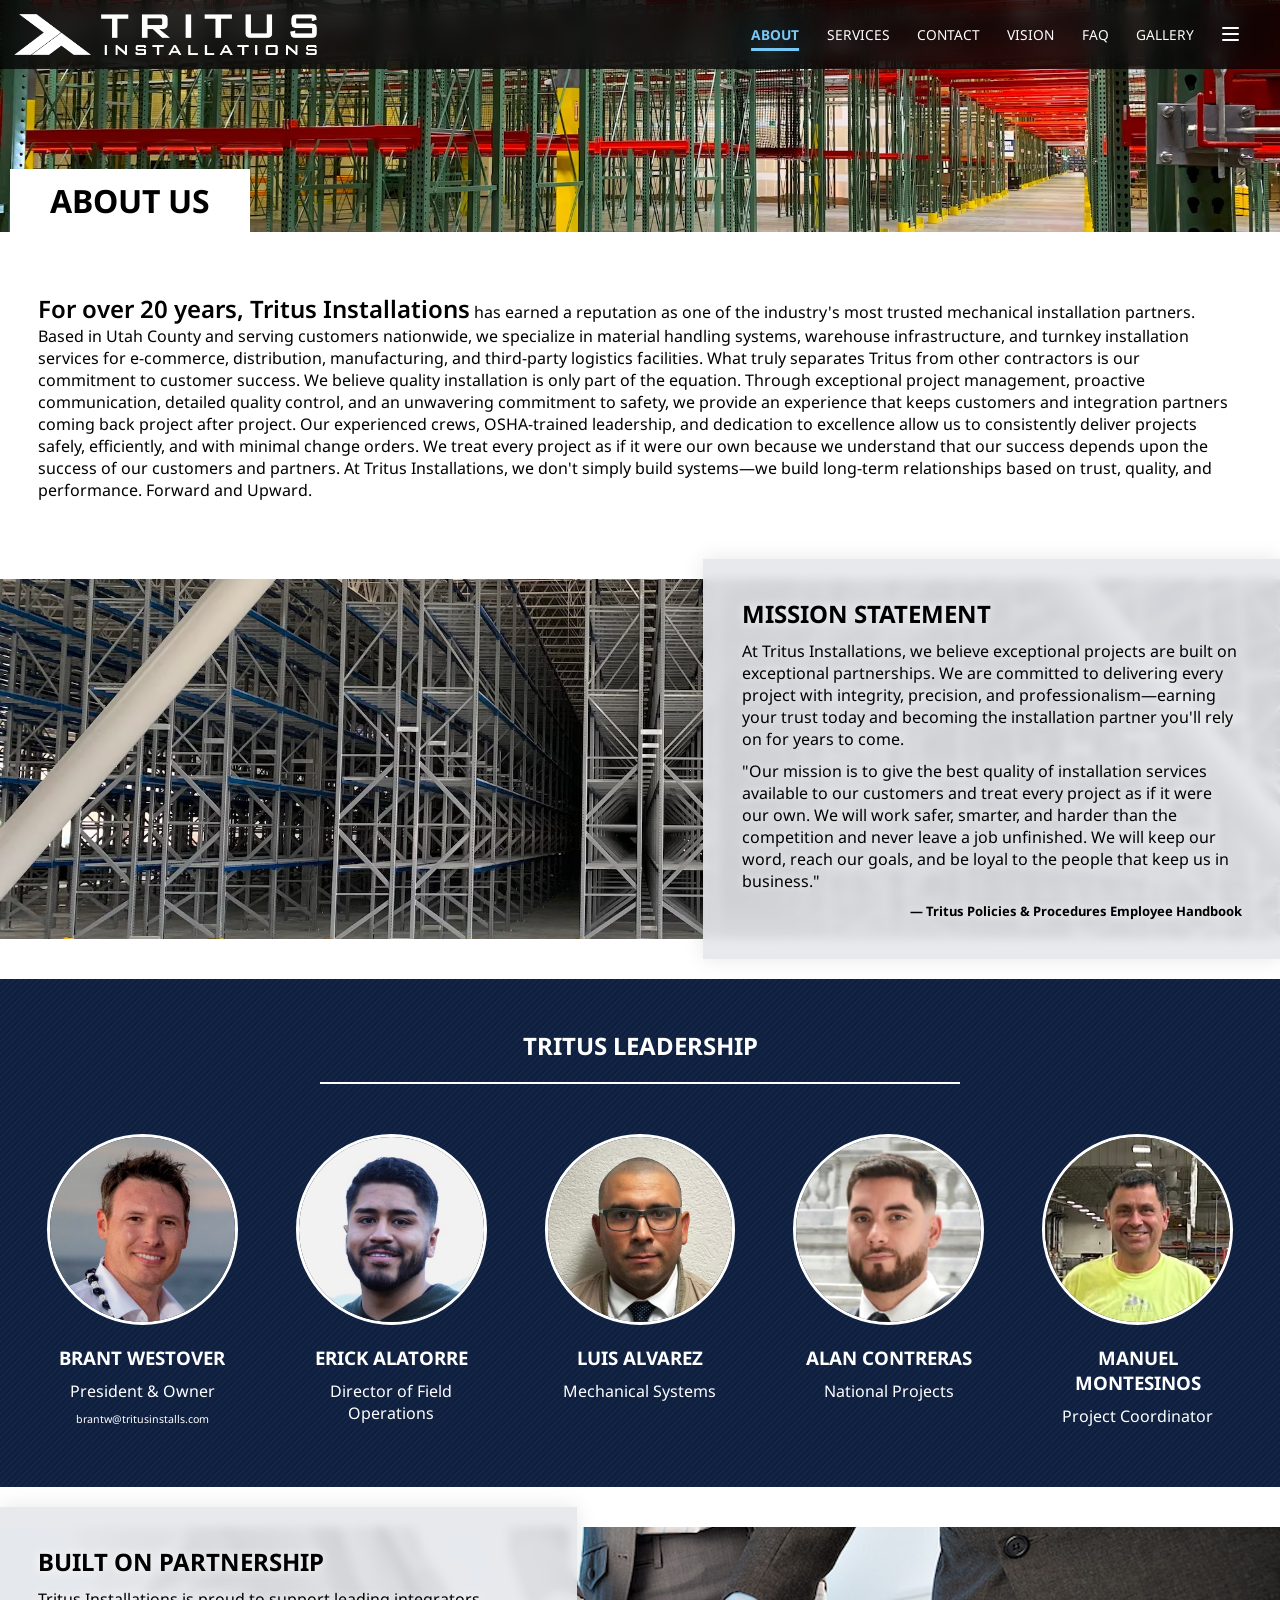
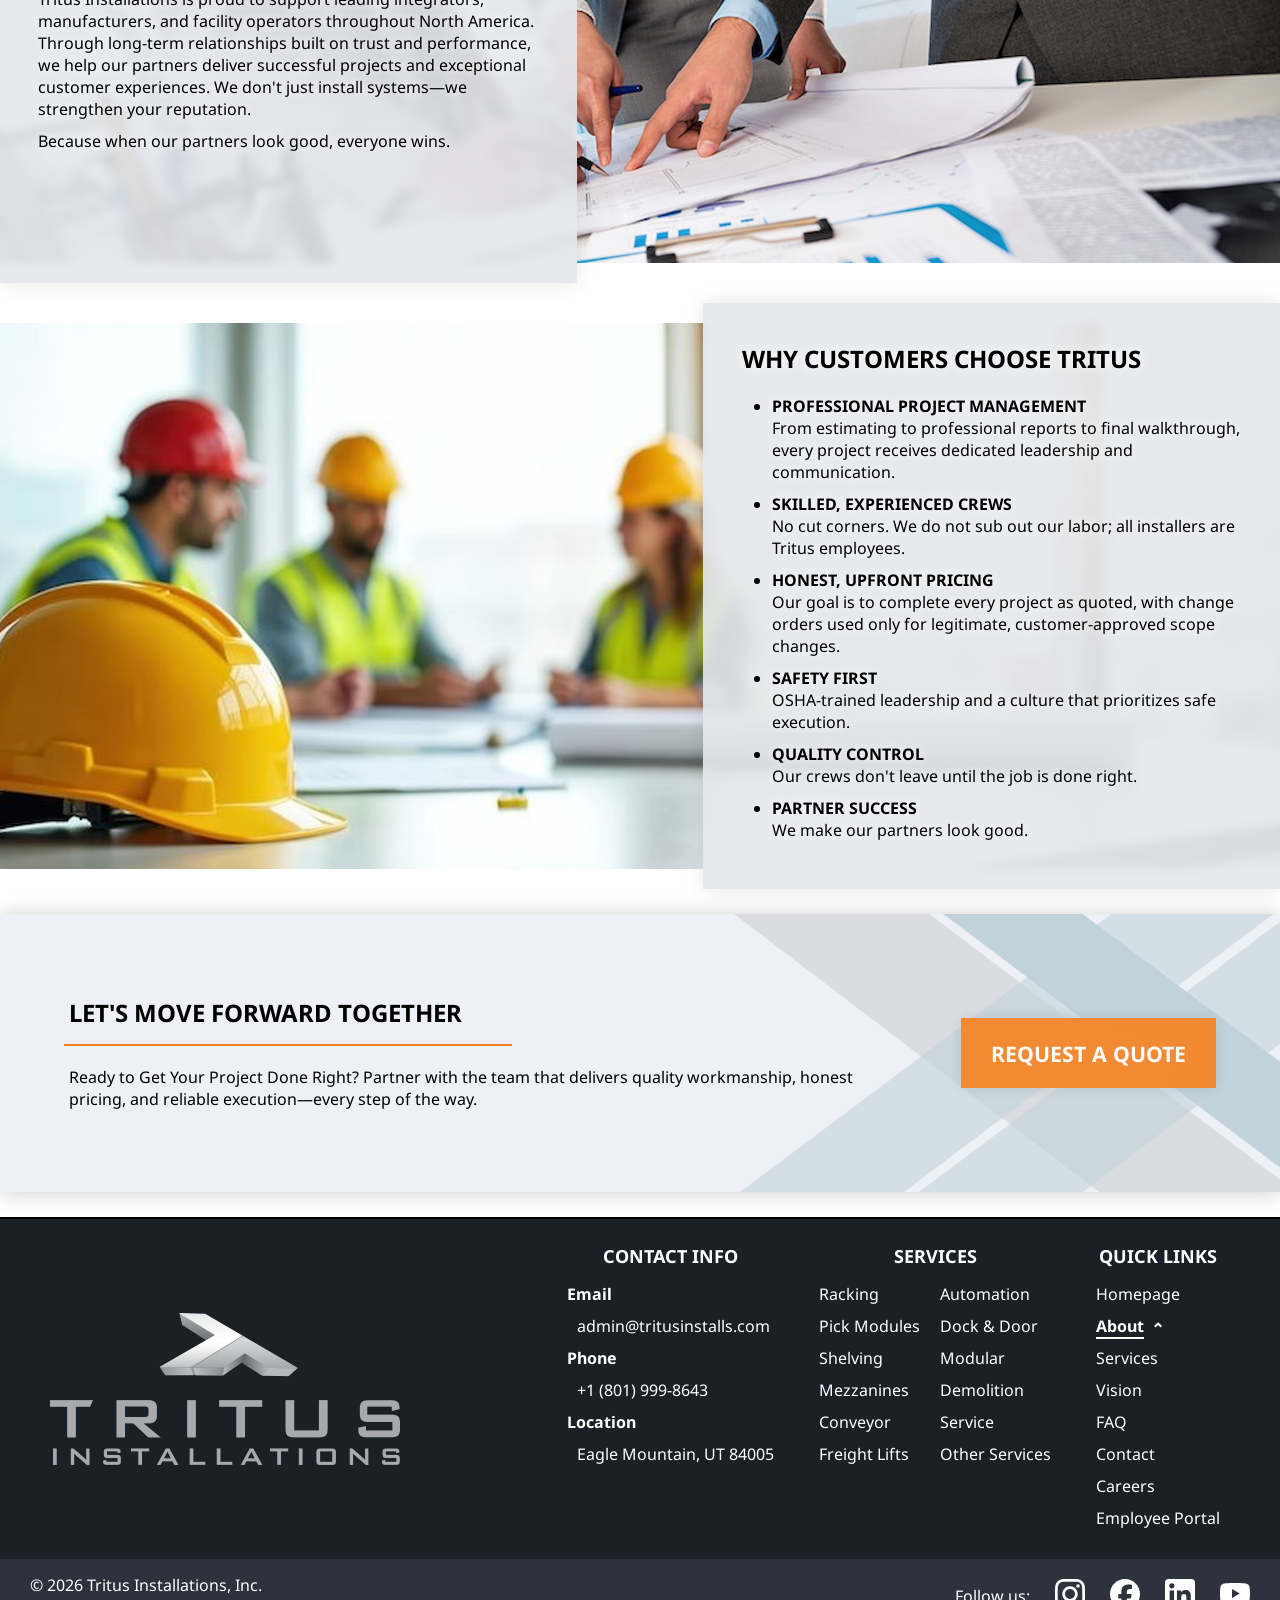
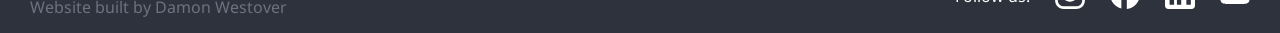
<file: about/index.html>
<!DOCTYPE html><html lang="en"><head><meta charSet="utf-8"/><meta name="viewport" content="width=device-width, initial-scale=1"/><link rel="preload" href="/images/logo/logo-emblem-abg-white-2d.png" as="image"/><link rel="preload" href="/images/logo/logo-text-abg-white-aa.png" as="image"/><link rel="preload" as="script" fetchPriority="low" href="/_next/static/chunks/0kp-1_7hrmowm.js"/><script src="/_next/static/chunks/1rwcme-qb-33-.js" async=""></script><script src="/_next/static/chunks/38l97uvwruw-r.js" async=""></script><script src="/_next/static/chunks/turbopack-1nxi8ko-0a6vu.js" async=""></script><script src="/_next/static/chunks/0fn5y2mgdw6t7.js" async="" crossorigin=""></script><script src="/_next/static/chunks/1fupfg-kgfcoi.js" async="" crossorigin=""></script><link rel="preload" href="https://fonts.googleapis.com/css2?family=Noto+Sans:ital,wght@0,100..900;1,100..900&amp;display=swap" as="style"/><link rel="preload" href="/styles/general.css?v=1.05" as="style"/><link rel="preload" href="/styles/nav.css?v=1.07" as="style"/><link rel="preload" href="/styles/not-found.css?v=1.05" as="style"/><link rel="preload" href="/styles/footer.css?v=1.05" as="style"/><link rel="preload" href="/styles/about.css?v=1.05" as="style"/><title>About Us - Tritus Installations</title><meta name="description" content="See why customers trust Tritus for expert project management, rigorous quality control, safety, and installation excellence."/><link rel="canonical" href="https://tritusinstalls.com/about/"/><meta property="og:title" content="About Tritus Installations"/><meta property="og:description" content="See why customers trust Tritus."/><meta property="og:url" content="https://tritusinstalls.com/about/"/><meta property="og:site_name" content="Tritus Installations"/><meta property="og:locale" content="en_US"/><meta property="og:image" content="https://tritusinstalls.com/images/misc/red-banner-small-og.jpg"/><meta property="og:image:width" content="2016"/><meta property="og:image:height" content="1512"/><meta property="og:image:alt" content="Rows of racking that vanish at a point far in the distance to the right, each row with vibrant red beams."/><meta property="og:type" content="website"/><meta name="twitter:card" content="summary_large_image"/><meta name="twitter:title" content="About Tritus Installations"/><meta name="twitter:description" content="See why customers trust Tritus."/><meta name="twitter:image" content="https://tritusinstalls.com/images/misc/red-banner-small-og.jpg"/><meta name="twitter:image:alt" content="Rows of racking that vanish at a point far in the distance to the right, each row with vibrant red beams."/><meta name="twitter:image:width" content="2016"/><meta name="twitter:image:height" content="1512"/><link rel="icon" type="image/png" href="/favicon/favicon-96x96.png?v=1.05" sizes="96x96"/><link rel="icon" type="image/svg+xml" href="/favicon/favicon.svg?v=1.05"/><link rel="shortcut icon" href="/favicon/favicon.ico?v=1.05"/><link rel="apple-touch-icon" sizes="180x180" href="/favicon/apple-touch-icon.png?v=1.05"/><meta name="apple-mobile-web-app-title" content="Tritus"/><link rel="manifest" href="/favicon/site.webmanifest?v=1.05"/><link rel="icon" type="image/x-icon" href="/images/logo/favicon.ico"/><meta name="theme-color" content="var(--extra-light)" media="(prefers-color-scheme: light)"/><meta name="theme-color" content="var(--extra-dark)" media="(prefers-color-scheme: dark)"/><link rel="preconnect" href="https://fonts.googleapis.com"/><link rel="preconnect" href="https://fonts.gstatic.com" crossorigin=""/><script src="/_next/static/chunks/0cz1d0mv5g_q7.js" noModule=""></script></head><body><div hidden=""><!--$--><!--/$--></div><link rel="stylesheet" href="https://fonts.googleapis.com/css2?family=Noto+Sans:ital,wght@0,100..900;1,100..900&amp;display=swap"/><link rel="stylesheet" href="/styles/general.css?v=1.05"/><link rel="stylesheet" href="/styles/nav.css?v=1.07"/><link rel="stylesheet" href="/styles/about.css?v=1.05"/><link rel="stylesheet" href="/styles/footer.css?v=1.05"/><script type="application/ld+json">{"@context":"https://schema.org","@graph":[{"@type":"Organization","@id":"https://tritusinstalls.com/#organization","name":"Tritus Installations, Inc.","description":"Professional material handling installation, project management, and turnkey warehouse solutions since 2003.","founder":{"@type":"Person","@id":"https://tritusinstalls.com/#founder","name":"Brant Westover","email":"brantw@tritusinstalls.com","knowslanguage":[{"@type":"Language","name":"English","alternateName":"en"},{"@type":"Language","name":"Spanish","alternateName":"es"}]},"knowslanguage":[{"@type":"Language","name":"English","alternateName":"en"},{"@type":"Language","name":"Spanish","alternateName":"es"}],"owner":{"@id":"https://tritusinstalls.com/#founder"},"contactPoint":[{"@type":"ContactPoint","contactType":"Administration","email":"admin@tritusinstalls.com"},{"@type":"ContactPoint","contactType":"Sales","email":"sales@tritusinstalls.com"},{"@type":"ContactPoint","contactType":"Careers","email":"jobs@tritusinstalls.com"}],"url":"https://tritusinstalls.com/","telephone":"+1-801-999-8643","logo":"https://tritusinstalls.com/images/logo/logo-full-abg.png","slogan":"Forward and Upward","sameAs":["https://www.facebook.com/TritusInstallations/","https://www.yelp.com/biz/tritus-installations-eagle-mountain","https://instagram.com/dream_warehouse_insider"]},{"@type":"WebSite","@id":"https://tritusinstalls.com/#website","name":"Tritus Installations, Inc.","url":"https://tritusinstalls.com/","creator":{"@type":"Person","name":"Damon Westover"},"publisher":{"@id":"https://tritusinstalls.com/#organization"}},{"@type":"AboutPage","@id":"https://tritusinstalls.com/#aboutpage","name":"About Tritus Installations","url":"https://tritusinstalls.com/about/","isPartOf":{"@id":"https://tritusinstalls.com/#website"},"about":{"@id":"https://tritusinstalls.com/#organization"}}]}</script><nav class="nav-bar"><div class="logo-wrapper"><a class="logo-hl" href="/"><img src="/images/logo/logo-emblem-abg-white-2d.png" class="logo-emblem" alt="Tritus Installations logo."/><img src="/images/logo/logo-text-abg-white-aa.png" class="logo-text" alt=""/></a></div><div class="nav-wrapper"><a href="#" class="current-page nav-prio-4" title="Scroll to top">About</a><a href="/services/" class="nav-prio-2">Services</a><a href="/contact/" class="nav-prio-1">Contact</a><a href="/vision/" class="nav-prio-5">Vision</a><a href="/faq/" class="nav-prio-3">FAQ</a><a href="https://instagram.com/dream_warehouse_insider/" target="_blank" class="nav-prio-6">Gallery</a><button type="button" class="nav-menu-button" aria-expanded="false" aria-haspopup="dialog" aria-label="Open menu"><span class="nav-menu-bars" aria-hidden="true"><span></span><span></span><span></span></span></button></div></nav><main class="page-wrapper"><header class="page-header"><h1>About Us</h1></header><section id="about-main-content-container"><section class="about-subsection-container" id="partners"><div class="about-section-text-wrapper" style="max-width:100%;min-height:0;background-color:transparent;box-shadow:none;padding-top:0"><p><b style="font-size:1.5em;font-weight:600">For over 20 years, Tritus Installations</b> <!-- -->has earned a reputation as one of the industry&#x27;s most trusted mechanical installation partners. Based in Utah County and serving customers nationwide, we specialize in material handling systems, warehouse infrastructure, and turnkey installation services for e-commerce, distribution, manufacturing, and third-party logistics facilities. What truly separates Tritus from other contractors is our commitment to customer success. We believe quality installation is only part of the equation. Through exceptional project management, proactive communication, detailed quality control, and an unwavering commitment to safety, we provide an experience that keeps customers and integration partners coming back project after project. Our experienced crews, OSHA-trained leadership, and dedication to excellence allow us to consistently deliver projects safely, efficiently, and with minimal change orders. We treat every project as if it were our own because we understand that our success depends upon the success of our customers and partners. At Tritus Installations, we don&#x27;t simply build systems—we build long-term relationships based on trust, quality, and performance. Forward and Upward.</p></div></section><section class="about-subsection-container" id="projects"><div class="about-section-text-wrapper"><h2>Mission Statement</h2><p>At Tritus Installations, we believe exceptional projects are built on exceptional partnerships. We are committed to delivering every project with integrity, precision, and professionalism—earning your trust today and becoming the installation partner you&#x27;ll rely on for years to come.</p><figure><p>&quot;Our mission is to give the best quality of installation services available to our customers and treat every project as if it were our own. We will work safer, smarter, and harder than the competition and never leave a job unfinished. We will keep our word, reach our goals, and be loyal to the people that keep us in business.&quot;</p><figcaption>Tritus Policies &amp; Procedures Employee Handbook</figcaption></figure></div><div class="about-section-image-wrapper"><img loading="lazy" src="/images/services/pallet-racking-5.avif" alt=""/></div></section><section id="leadership"><h2>Tritus Leadership</h2><div class="people-list-container"><div class="person-container"><img loading="lazy" src="/images/people/brant-westover.avif" alt="Brant Westover, a man with black hair, grins, with an ocean in the background."/><h3>Brant Westover</h3><p>President &amp; Owner</p><a href="mailto:brantw@tritusinstalls.com">brantw@tritusinstalls.com</a></div><div class="person-container"><img loading="lazy" src="/images/people/erick-alatorre.avif" alt="Erick Alatorre, a man with black hair, brows, and facial hair, grins, with a white background."/><h3>Erick Alatorre</h3><p>Director of Field Operations</p></div><div class="person-container"><img loading="lazy" src="/images/people/luis-alvarez.avif" alt="Luis Alvarez"/><h3>Luis Alvarez</h3><p>Mechanical Systems</p></div><div class="person-container"><img loading="lazy" src="/images/people/alan-contreras.avif" alt="Alan Contreras"/><h3>Alan Contreras</h3><p>National Projects</p></div><div class="person-container"><img loading="lazy" src="/images/people/manuel-montesinos.avif" alt="Manuel Montesinos"/><h3>Manuel Montesinos</h3><p>Project Coordinator</p></div></div></section><section class="about-subsection-container" id="partners"><div class="about-section-text-wrapper"><h2>Built on Partnership</h2><p>Tritus Installations is proud to support leading integrators, manufacturers, and facility operators throughout North America. Through long-term relationships built on trust and performance, we help our partners deliver successful projects and exceptional customer experiences. We don&#x27;t just install systems—we strengthen your reputation.</p><p>Because when our partners look good, everyone wins.</p></div><div class="about-section-image-wrapper"><img loading="lazy" src="/images/misc/people-pointing.avif" alt=""/></div></section><section class="about-subsection-container" id="partners"><div class="about-section-text-wrapper"><h2>Why Customers Choose Tritus</h2><p></p><ul><li><h4>Professional Project Management</h4><p>From estimating to professional reports to final walkthrough, every project receives dedicated leadership and communication.</p></li><li><h4>Skilled, Experienced Crews</h4><p>No cut corners. We do not sub out our labor; all installers are Tritus employees.</p></li><li><h4>Honest, Upfront Pricing</h4><p>Our goal is to complete every project as quoted, with change orders used only for legitimate, customer-approved scope changes.</p></li><li><h4>Safety First</h4><p>OSHA-trained leadership and a culture that prioritizes safe execution.</p></li><li><h4>Quality Control</h4><p>Our crews don&#x27;t leave until the job is done right.</p></li><li><h4>Partner Success</h4><p>We make our partners look good.</p></li></ul><p></p></div><div class="about-section-image-wrapper"><img loading="lazy" src="/images/misc/hard-hats-1.avif" alt=""/></div></section></section><section class="contact-banner-container"><div class="contact-banner-text-wrapper"><h2>Let&#x27;s move forward together</h2><p>Ready to Get Your Project Done Right? Partner with the team that delivers quality workmanship, honest pricing, and reliable execution—every step of the way.</p></div><a href="/contact/" class="hl-button" title="Contact Us">Request a quote</a></section></main><footer><div id="main-footer-content"><div id="footer-logo-wrapper"><img loading="lazy" src="/images/logo/logo-full-abg.png" alt="Gray Tritus logo, including a 3D emblem and sharp text."/></div><nav class="footer-nav"><div class="footer-col"><h3><a href="/contact/">Contact Info</a></h3><header class="footer-item">Email</header><a href="mailto:admin@tritusinstalls.com" class="indent-footer footer-item">admin@tritusinstalls.com</a><header class="footer-item">Phone</header><a href="tel:+18019998643" class="indent-footer footer-item">+1 (801) 999-8643</a><header class="footer-item">Location</header><span class="indent-footer footer-item">Eagle Mountain, UT 84005</span></div><div class="footer-col"><h3><a href="/services/" style="width:100%;text-align:center">Services</a></h3><div class="footer-multi-col-container"><div class="footer-col"><a href="/services#racking" class="footer-item">Racking</a><a href="/services#pick-modules" class="footer-item">Pick Modules</a><a href="/services#shelving" class="footer-item">Shelving</a><a href="/services#mezzanines" class="footer-item">Mezzanines</a><a href="/services#conveyor" class="footer-item">Conveyor</a><a href="/services#freight-lifts" class="footer-item">Freight Lifts</a></div><div class="footer-col"><a href="/services#automation" class="footer-item">Automation</a><a href="/services#dock-and-door" class="footer-item">Dock &amp; Door</a><a href="/services#modular" class="footer-item">Modular</a><a href="/services#demolition" class="footer-item">Demolition</a><a href="/services#service" class="footer-item">Service</a><a href="/services#others" class="footer-item">Other Services</a></div></div></div><div class="footer-col"><h3>Quick links</h3><a href="/" class="footer-item">Homepage</a><a href="#" class="footer-item current-page-footer" title="Scroll to top">About</a><a href="/services/" class="footer-item">Services</a><a href="/vision/" class="footer-item">Vision</a><a href="/faq/" class="footer-item">FAQ</a><a href="/contact/" class="footer-item">Contact</a><a href="/careers/" class="footer-item">Careers</a><a href="https://app.tritusinstalls.com/portal" class="footer-item">Employee Portal</a></div></nav></div><div id="bottom-footer-content"><div id="bottom-footer-text"><div>© 2026 Tritus Installations, Inc.</div><div id="web-dev-cred">Website built by Damon Westover</div></div><div id="social-media-link-container"><span id="sm-text">Follow us:</span><a href="https://instagram.com/dream_warehouse_insider" target="_blank" class="sm-link"><svg xmlns="http://www.w3.org/2000/svg" viewBox="0 0 1000 1000"><path class="sm-svg-path" d="M295.42,6c-53.2,2.51-89.53,11-121.29,23.48-32.87,12.81-60.73,30-88.45,57.82S40.89,143,28.17,175.92c-12.31,31.83-20.65,68.19-23,121.42S2.3,367.68,2.56,503.46,3.42,656.26,6,709.6c2.54,53.19,11,89.51,23.48,121.28,12.83,32.87,30,60.72,57.83,88.45S143,964.09,176,976.83c31.8,12.29,68.17,20.67,121.39,23s70.35,2.87,206.09,2.61,152.83-.86,206.16-3.39S799.1,988,830.88,975.58c32.87-12.86,60.74-30,88.45-57.84S964.1,862,976.81,829.06c12.32-31.8,20.69-68.17,23-121.35,2.33-53.37,2.88-70.41,2.62-206.17s-.87-152.78-3.4-206.1-11-89.53-23.47-121.32c-12.85-32.87-30-60.7-57.82-88.45S862,40.87,829.07,28.19c-31.82-12.31-68.17-20.7-121.39-23S637.33,2.3,501.54,2.56,348.75,3.4,295.42,6m5.84,903.88c-48.75-2.12-75.22-10.22-92.86-17-23.36-9-40-19.88-57.58-37.29s-28.38-34.11-37.5-57.42c-6.85-17.64-15.1-44.08-17.38-92.83-2.48-52.69-3-68.51-3.29-202s.22-149.29,2.53-202c2.08-48.71,10.23-75.21,17-92.84,9-23.39,19.84-40,37.29-57.57s34.1-28.39,57.43-37.51c17.62-6.88,44.06-15.06,92.79-17.38,52.73-2.5,68.53-3,202-3.29s149.31.21,202.06,2.53c48.71,2.12,75.22,10.19,92.83,17,23.37,9,40,19.81,57.57,37.29s28.4,34.07,37.52,57.45c6.89,17.57,15.07,44,17.37,92.76,2.51,52.73,3.08,68.54,3.32,202s-.23,149.31-2.54,202c-2.13,48.75-10.21,75.23-17,92.89-9,23.35-19.85,40-37.31,57.56s-34.09,28.38-57.43,37.5c-17.6,6.87-44.07,15.07-92.76,17.39-52.73,2.48-68.53,3-202.05,3.29s-149.27-.25-202-2.53m407.6-674.61a60,60,0,1,0,59.88-60.1,60,60,0,0,0-59.88,60.1M245.77,503c.28,141.8,115.44,256.49,257.21,256.22S759.52,643.8,759.25,502,643.79,245.48,502,245.76,245.5,361.22,245.77,503m90.06-.18a166.67,166.67,0,1,1,167,166.34,166.65,166.65,0,0,1-167-166.34" transform="translate(-2.5 -2.5)"></path></svg></a><a href="https://facebook.com/tritusinstallations" target="_blank" class="sm-link"><svg xmlns="http://www.w3.org/2000/svg" viewBox="0 0 500 500"><g><path class="sm-svg-path" d="M500,250C500,111.93,388.07,0,250,0S0,111.93,0,250c0,117.24,80.72,215.62,189.61,242.64v-166.24h-51.55v-76.4h51.55v-32.92c0-85.09,38.51-124.53,122.05-124.53,15.84,0,43.17,3.11,54.35,6.21v69.25c-5.9-.62-16.15-.93-28.88-.93-40.99,0-56.83,15.53-56.83,55.9v27.02h81.66l-14.03,76.4h-67.63v171.77c123.79-14.95,219.71-120.35,219.71-248.17Z"></path><path style="fill:none" d="M347.92,326.4l14.03-76.4h-81.66v-27.02c0-40.37,15.84-55.9,56.83-55.9,12.73,0,22.98.31,28.88.93v-69.25c-11.18-3.11-38.51-6.21-54.35-6.21-83.54,0-122.05,39.44-122.05,124.53v32.92h-51.55v76.4h51.55v166.24c19.34,4.8,39.57,7.36,60.39,7.36,10.25,0,20.36-.63,30.29-1.83v-171.77h67.63Z"></path></g></svg></a><a href="https://linkedin.com/in/brant-westover-67041a8a" target="_blank" class="sm-link"><svg xmlns="http://www.w3.org/2000/svg" viewBox="0 0 72 72"><g fill="none" fill-rule="evenodd"><path class="sm-svg-path" d="M8,72 L64,72 C68.418278,72 72,68.418278 72,64 L72,8 C72,3.581722 68.418278,-8.11624501e-16 64,0 L8,0 C3.581722,8.11624501e-16 -5.41083001e-16,3.581722 0,8 L0,64 C5.41083001e-16,68.418278 3.581722,72 8,72 Z"></path><path style="fill:var(--dark-gray)" d="M62,62 L51.315625,62 L51.315625,43.8021149 C51.315625,38.8127542 49.4197917,36.0245323 45.4707031,36.0245323 C41.1746094,36.0245323 38.9300781,38.9261103 38.9300781,43.8021149 L38.9300781,62 L28.6333333,62 L28.6333333,27.3333333 L38.9300781,27.3333333 L38.9300781,32.0029283 C38.9300781,32.0029283 42.0260417,26.2742151 49.3825521,26.2742151 C56.7356771,26.2742151 62,30.7644705 62,40.051212 L62,62 Z M16.349349,22.7940133 C12.8420573,22.7940133 10,19.9296567 10,16.3970067 C10,12.8643566 12.8420573,10 16.349349,10 C19.8566406,10 22.6970052,12.8643566 22.6970052,16.3970067 C22.6970052,19.9296567 19.8566406,22.7940133 16.349349,22.7940133 Z M11.0325521,62 L21.769401,62 L21.769401,27.3333333 L11.0325521,27.3333333 L11.0325521,62 Z" fill="#FFF"></path></g></svg></a><a href="https://youtube.com/channel/UCSJaK8h8N8JirPNTgfXNDTQ" target="_blank" class="sm-link"><svg xmlns="http://www.w3.org/2000/svg" viewBox="0 0 396.53 277.78"><path class="sm-svg-path" d="M388.13,43.45c-4.64-17.09-17.67-30.41-35.05-35.05C322.38,0,198.12,0,198.12,0c0,0-123.97,0-154.67,8.4C26.36,13.03,13.03,26.36,8.11,43.45,0,74.15,0,138.74,0,138.74c0,0,0,64.59,8.11,95.59,4.92,16.8,18.25,30.41,35.34,35.05,30.7,8.4,154.67,8.4,154.67,8.4,0,0,124.26,0,154.96-8.4,17.38-4.63,30.41-18.25,35.05-35.05,8.4-30.99,8.4-95.59,8.4-95.59,0,0,0-64.59-8.4-95.29ZM158.73,198.41v-119.05l102.83,59.38-102.83,59.67Z"></path></svg></a></div></div></footer><!--$--><!--/$--><script src="/_next/static/chunks/0kp-1_7hrmowm.js" id="_R_" async=""></script><script>(self.__next_f=self.__next_f||[]).push([0])</script><script>self.__next_f.push([1,"1:\"$Sreact.fragment\"\n2:I[43289,[\"/_next/static/chunks/0fn5y2mgdw6t7.js\"],\"default\"]\n3:I[73101,[\"/_next/static/chunks/0fn5y2mgdw6t7.js\"],\"default\"]\n4:I[5954,[\"/_next/static/chunks/0fn5y2mgdw6t7.js\",\"/_next/static/chunks/1fupfg-kgfcoi.js\"],\"default\"]\n5:I[558,[\"/_next/static/chunks/0fn5y2mgdw6t7.js\",\"/_next/static/chunks/1fupfg-kgfcoi.js\"],\"default\"]\n11:I[69338,[\"/_next/static/chunks/0fn5y2mgdw6t7.js\"],\"default\",1]\n:HL[\"https://fonts.googleapis.com/css2?family=Noto+Sans:ital,wght@0,100..900;1,100..900\u0026display=swap\",\"style\"]\n:HL[\"/styles/general.css?v=1.05\",\"style\"]\n:HL[\"/styles/nav.css?v=1.07\",\"style\"]\n:HL[\"/styles/not-found.css?v=1.05\",\"style\"]\n:HL[\"/styles/footer.css?v=1.05\",\"style\"]\n:HL[\"/images/logo/logo-emblem-abg-white-2d.png\",\"image\"]\n:HL[\"/images/logo/logo-text-abg-white-aa.png\",\"image\"]\nf:X\n0:{\"P\":null,\"c\":[\"\",\"about\",\"\"],\"q\":\"\",\"i\":false,\"f\":[[[\"\",{\"children\":[\"about\",{\"children\":[\"__PAGE__\",{},\"$undefined\",\"$undefined\",4608]},\"$undefined\",\"$undefined\",4608]},\"$undefined\",\"$undefined\",4624],[[\"$\",\"$1\",\"c\",{\"children\":[[[\"$\",\"script\",\"script-0\",{\"src\":\"/_next/static/chunks/0fn5y2mgdw6t7.js\",\"async\":true,\"nonce\":\"$undefined\"}]],[\"$\",\"html\",null,{\"lang\":\"en\",\"children\":[\"$\",\"body\",null,{\"children\":[[\"$\",\"link\",null,{\"rel\":\"icon\",\"type\":\"image/png\",\"href\":\"/favicon/favicon-96x96.png?v=1.05\",\"sizes\":\"96x96\"}],[\"$\",\"link\",null,{\"rel\":\"icon\",\"type\":\"image/svg+xml\",\"href\":\"/favicon/favicon.svg?v=1.05\"}],[\"$\",\"link\",null,{\"rel\":\"shortcut icon\",\"href\":\"/favicon/favicon.ico?v=1.05\"}],[\"$\",\"link\",null,{\"rel\":\"apple-touch-icon\",\"sizes\":\"180x180\",\"href\":\"/favicon/apple-touch-icon.png?v=1.05\"}],[\"$\",\"meta\",null,{\"name\":\"apple-mobile-web-app-title\",\"content\":\"Tritus\"}],[\"$\",\"link\",null,{\"rel\":\"manifest\",\"href\":\"/favicon/site.webmanifest?v=1.05\"}],[\"$\",\"link\",null,{\"rel\":\"icon\",\"type\":\"image/x-icon\",\"href\":\"/images/logo/favicon.ico\"}],[\"$\",\"meta\",null,{\"name\":\"theme-color\",\"content\":\"var(--extra-light)\",\"media\":\"(prefers-color-scheme: light)\"}],[\"$\",\"meta\",null,{\"name\":\"theme-color\",\"content\":\"var(--extra-dark)\",\"media\":\"(prefers-color-scheme: dark)\"}],[\"$\",\"link\",null,{\"rel\":\"preconnect\",\"href\":\"https://fonts.googleapis.com\"}],[\"$\",\"link\",null,{\"rel\":\"preconnect\",\"href\":\"https://fonts.gstatic.com\",\"crossOrigin\":\"\"}],[\"$\",\"link\",null,{\"rel\":\"stylesheet\",\"href\":\"https://fonts.googleapis.com/css2?family=Noto+Sans:ital,wght@0,100..900;1,100..900\u0026display=swap\"}],[\"$\",\"link\",null,{\"rel\":\"stylesheet\",\"href\":\"/styles/general.css?v=1.05\"}],[\"$\",\"link\",null,{\"rel\":\"stylesheet\",\"href\":\"/styles/nav.css?v=1.07\"}],[\"$\",\"$L2\",null,{\"parallelRouterKey\":\"children\",\"error\":\"$undefined\",\"errorStyles\":\"$undefined\",\"errorScripts\":\"$undefined\",\"template\":[\"$\",\"$L3\",null,{}],\"templateStyles\":\"$undefined\",\"templateScripts\":\"$undefined\",\"notFound\":[[[\"$\",\"link\",null,{\"rel\":\"stylesheet\",\"href\":\"/styles/not-found.css?v=1.05\"}],[\"$\",\"link\",null,{\"rel\":\"stylesheet\",\"href\":\"/styles/footer.css?v=1.05\"}],[\"$\",\"nav\",null,{\"className\":\"nav-bar\",\"children\":[[\"$\",\"div\",null,{\"className\":\"logo-wrapper\",\"children\":[\"$\",\"a\",null,{\"className\":\"logo-hl\",\"href\":\"/\",\"title\":\"$undefined\",\"children\":[[\"$\",\"img\",null,{\"src\":\"/images/logo/logo-emblem-abg-white-2d.png\",\"className\":\"logo-emblem\",\"alt\":\"Tritus Installations logo.\"}],[\"$\",\"img\",null,{\"src\":\"/images/logo/logo-text-abg-white-aa.png\",\"className\":\"logo-text\",\"alt\":\"\"}]]}]}],[\"$\",\"div\",null,{\"className\":\"nav-wrapper\",\"children\":[[[\"$\",\"a\",\"about\",{\"href\":\"/about/\",\"className\":\"nav-prio-4\",\"children\":\"About\"}],[\"$\",\"a\",\"services\",{\"href\":\"/services/\",\"className\":\"nav-prio-2\",\"children\":\"Services\"}],[\"$\",\"a\",\"contact\",{\"href\":\"/contact/\",\"className\":\"nav-prio-1\",\"children\":\"Contact\"}],[\"$\",\"a\",\"vision\",{\"href\":\"/vision/\",\"className\":\"nav-prio-5\",\"children\":\"Vision\"}],[\"$\",\"a\",\"faq\",{\"href\":\"/faq/\",\"className\":\"nav-prio-3\",\"children\":\"FAQ\"}]],[\"$\",\"a\",null,{\"href\":\"https://instagram.com/dream_warehouse_insider/\",\"target\":\"_blank\",\"className\":\"nav-prio-6\",\"children\":\"Gallery\"}],[\"$\",\"$L4\",null,{\"links\":[{\"key\":\"about\",\"label\":\"About\",\"href\":\"/about/\"},{\"key\":\"services\",\"label\":\"Services\",\"href\":\"/services/\"},{\"key\":\"contact\",\"label\":\"Contact\",\"href\":\"/contact/\"},{\"key\":\"vision\",\"label\":\"Vision\",\"href\":\"/vision/\"},{\"key\":\"faq\",\"label\":\"FAQ\",\"href\":\"/faq/\"},{\"key\":\"gallery\",\"label\":\"Gallery\",\"href\":\"https://instagram.com/dream_warehouse_insider/\",\"priority\":6,\"external\":true}],\"current\":\"not-found\",\"portalHref\":\"https://app.tritusinstalls.com/portal\"}],[\"$\",\"$L5\",null,{}]]}]]}],[\"$\",\"main\",null,{\"className\":\"page-wrapper\",\"children\":[\"$\",\"div\",null,{\"className\":\"error-content-wrapper\",\"children\":[[\"$\",\"header\",null,{\"className\":\"page-header\",\"children\":[\"$\",\"h1\",null,{\"children\":\"404: Page Not Found\"}]}],[\"$\",\"section\",null,{\"className\":\"not-found-content\",\"children\":[[\"$\",\"p\",null,{\"children\":\"Looks like this page took a wrong turn somewhere. The page you're looking for doesn't exist or may have moved.\"}],[\"$\",\"a\",null,{\"href\":\"/\",\"className\":\"hl-button\",\"children\":\"Return Home\"}]]}]]}]}],[\"$\",\"footer\",null,{\"children\":[[\"$\",\"div\",null,{\"id\":\"main-footer-content\",\"children\":[[\"$\",\"div\",null,{\"id\":\"footer-logo-wrapper\",\"children\":[\"$\",\"img\",null,{\"loading\":\"lazy\",\"src\":\"/images/logo/logo-full-abg.png\",\"alt\":\"Gray Tritus logo, including a 3D emblem and sharp text.\"}]}],[\"$\",\"nav\",null,{\"className\":\"footer-nav\",\"children\":[[\"$\",\"div\",null,{\"className\":\"footer-col\",\"children\":[[\"$\",\"h3\",null,{\"children\":[\"$\",\"a\",null,{\"href\":\"/contact/\",\"children\":\"Contact Info\"}]}],[\"$\",\"header\",null,{\"className\":\"footer-item\",\"children\":\"Email\"}],[\"$\",\"a\",null,{\"href\":\"mailto:admin@tritusinstalls.com\",\"className\":\"indent-footer footer-item\",\"children\":\"admin@tritusinstalls.com\"}],\"$L6\",\"$L7\",\"$L8\",\"$L9\"]}],\"$La\",\"$Lb\"]}]]}],\"$Lc\"]}]],[]],\"forbidden\":\"$undefined\",\"unauthorized\":\"$undefined\"}]]}]}]]}],{\"children\":[\"$Ld\",{\"children\":[\"$Le\",{},null,false,null]},null,false,\"$f\"]},null,false,null],\"$L10\",false]],\"m\":\"$undefined\",\"G\":[\"$11\",[]],\"S\":true,\"h\":null,\"r\":\"$undefined\",\"s\":\"$undefined\",\"a\":\"$undefined\",\"l\":\"$undefined\",\"p\":\"$undefined\",\"d\":\"$undefined\",\"b\":\"WjDsQVJhzVtp4LXxEM4xr\"}\n1f:I[73521,[\"/_next/static/chunks/0fn5y2mgdw6t7.js\"],\"ViewportBoundary\"]\n21:I[73521,[\"/_next/static/chunks/0fn5y2mgdw6t7.js\"],\"MetadataBoundary\"]\n22:\"$Sreact.suspense\"\n:HL[\"/styles/about.css?v=1.05\",\"style\"]\n6:[\"$\",\"header\",null,{\"className\":\"footer-item\",\"children\":\"Phone\"}]\n7:[\"$\",\"a\",null,{\"href\":\"tel:+18019998643\",\"className\":\"indent-footer footer-item\",\"children\":\"+1 (801) 999-8643\"}]\n8:[\"$\",\"header\",null,{\"className\":\"footer-item\",\"children\":\"Location\"}]\n9:[\"$\",\"span\",null,{\"className\":\"indent-footer footer-item\",\"children\":\"Eagle Mountain, UT 84005\"}]\na:[\"$\",\"div\",null,{\"className\":\"footer-col\",\"children\":[[\"$\",\"h3\",null,{\"children\":[\"$\",\"a\",null,{\"href\":\"/services/\",\"style\":{\"width\":\"100%\",\"textAlign\":\"center\"},\"children\":\"Services\"}]}],[\"$\",\"div\",null,{\"className\":\"footer-multi-col-container\",\"children\":[[\"$\",\"div\",null,{\"className\":\"footer-col\",\"children\":[[\"$\",\"a\",null,{\"href\":\"/services#racking\",\"className\":\"footer-item\",\"children\":\"Racking\"}],[\"$\",\"a\",null,{\"href\":\"/services#pick-modules\",\"className\":\"footer-item\",\"children\":\"Pick Modules\"}],[\"$\",\"a\",null,{\"href\":\"/services#shelving\",\"className\":\"footer-item\",\"children\":\"Shelving\"}],[\"$\",\"a\",null,{\"href\":\"/services#mezzanines\",\"className\":\"footer-item\",\"children\":\"Mezzanines\"}],[\"$\",\"a\",null,{\"href\":\"/services#conveyor\",\"className\":\"footer-item\",\"children\":\"Conveyor\"}],[\"$\",\"a\",null,{\"href\":\"/services#freight-lifts\",\"className\":\"footer-item\",\"children\":\"Freight Lifts\"}]]}],[\"$\",\"div\",null,{\"className\":\"footer-col\",\"children\":[[\"$\",\"a\",null,{\"href\":\"/services#automation\",\"className\":\"footer-item\",\"children\":\"Automation\"}],[\"$\",\"a\",null,{\"href\":\"/services#dock-and-door\",\"className\":\"footer-item\",\"children\":\"Dock \u0026 Door\"}],[\"$\",\"a\",null,{\"href\":\"/services#modular\",\"className\":\"footer-item\",\"children\":\"Modular\"}],[\"$\",\"a\",null,{\"href\":\"/services#demolition\",\"className\":\"footer-item\",\"children\":\"Demolition\"}],[\"$\",\"a\",null,{\"href\":\"/services#service\",\"className\":\"footer-item\",\"children\":\"Service\"}],[\"$\",\"a\",null,{\"href\":\"/services#others\",\"className\":\"footer-item\",\"children\":\"Other Services\"}]]}]]}]]}]\nb:[\"$\",\"div\",null,{\"className\":\"footer-col\",\"children\":[[\"$\",\"h3\",null,{\"children\":\"Quick links\"}],[[\"$\",\"a\",\"home\",{\"href\":\"/\",\"className\":\"footer-item\",\"children\":\"Homepage\"}],[\"$\",\"a\",\"about\",{\"href\":\"/about/\",\"className\":\"footer-item\",\"children\":\"About\"}],[\"$\",\"a\",\"services\",{\"href\":\"/services/\",\"className\":\"footer-item\",\"children\":\"Services\"}],[\"$\",\"a\",\"vision\",{\"href\":\"/vision/\",\"className\":\"footer-item\",\"children\":\"Vision\"}],[\"$\",\"a\",\"faq\",{\"href\":\"/faq/\",\"className\":\"footer-item\",\"children\":\"FAQ\"}],[\"$\",\"a\",\"contact\",{\"href\":\"/contact/\",\"className\":\"footer-item\",\"children\":\"Contact\"}],[\"$\",\"a\",\"careers\",{\"href\":\"/careers/\",\"className\":\"footer-item\",\"children\":\"Careers\"}]],[\"$\",\"a\",null,{\"href\":\"https://app.tritusinstalls.com/portal\",\"className\":\"footer-item\",\"children\":\"Employee Portal\"}]]}]\n12:T64b,M295.42,6c-53.2,2.51-89.53,11-121.29,23.48-32.87,12.81-60.73,30-88.45,57.82S40.89,143,28.17,175.92c-12.31,31.83-20.65,68.19-23,121.42S2.3,367.68,2.56,503.46,3.42,656.26,6,709.6c2.54,53.19,11,89.51,23.48,121.28,12.83,32.87,30,60.72,57.83,88.45S143,964.09,176,976.83c31.8,12.29,68.17,20.67,121.39,23s70.35,2.87,206.09,2.61,152.83-.86,206.16-3.39S799.1,988,830.88,975.58c32.87-12.86,60.74-30,88.45-57.84S964.1,862,976.81,829.06c12.32-31.8,20.69-68.17,23-121.35,2.33-53.37,2.88-70.41,2.62-206.17s-.87-152.78-3.4-206.1-11-89.53-23.47-121.32c-12.85-32.87-30-60.7-57.82-88.45S862,40.87,829.07,28.19c-31.82-12.31-68.17-20.7-121.39-23S637.33,2.3,501.54,2.56,348.75,3.4,295.42,6m5.84,903.88c-48.75-2.12-75.22-10.22-92.86-17-23.36-9-40-19.88-57.58-37.29s-28.38-34.11-37.5-57.42c-6.85-17.64-15.1-44.08-17.38-92.83-2.48-52.69-3-68.51-3.29-202s.22-149.29,2.53-202c2.08-48.71,10.23-75.21,17-92.84,9-23.39,19.84-40,37.29-57.57s34.1-28.39,57.43-37.51c17.62-6.88,44.06-15.06,92.79-17.38,52.73-2.5,68.53-3,202-3.29s149.31.21,202.06,2.53c48.71,2.12,75.22,10.19,92.83,17,23.37,9,40,19.81,57.57,37.29s28.4,34.07,37.52,57.45c6.89,17.57,15.07,44,17.37,92.76,2.51,52.73,3.08,68.54,3.32,202s-.23,149.31-2.54,202c-2.13,48.75-10.21,75.23-17,92.89-9,23.35-19.85,40-37.31,57.56s-34.09,28.38-57.43,37.5c-17.6,6.87-44.07,15.07-92.76,17.39-52.73,2.48-68.53,3-202.05,3.29s-149.27-.25-202-2.53m407.6-674.61a60,60,0,1,0,59.88-60.1,60,60,0,0,0-59.88,60.1M245.77,503c.28,141.8,115.44,256.49,257.21,256.22S759.52,643.8,759.25,502,643.79,245.48,502,245.76,245.5,361.22,245.77,503m90.06-.18a166.67,166.67,0,1,1,167,166.34,166.65,166.65,0,0,1-167-166.34c:[\"$\",\"div\",null,{\"id\":\"bottom-footer-content\",\"children\":[[\"$\",\"div\",null,{\"id\":\"bottom-footer-text\",\"children\":[[\"$\",\"div\",null,{\"children\":\"© 2026 Tritus Installations, Inc.\"}],[\"$\",\"div\",null,{\"id\":\"web-dev-cred\",\"children\":\"Website built by Damon Westover\"}]]}],[\"$\",\"div\",null,{\"id\":\"social-media-link-container\",\"children\":[[\"$\",\"span\",null,{\"id\":\"sm-text\",\"children\":\"Follow us:\"}],[\"$\",\"a\",null,{\"href\":\"https://instagram.com/dream_warehouse_insider\",\"target\":\"_blank\",\"className\":\"sm-link\",\"children\":[\"$\",\"svg\",null,{\"xmlns\":\"http://www.w3.org/2000/svg\",\"viewBox\":\"0 0 1000 1000\",\"children\":[\"$\",\"path\",null,{\"className\":\"sm-svg-path\",\"d\":\"$12\",\"transform\":\"translate(-2.5 -2.5)\"}]}]}],[\"$\",\"a\",null,{\"href\":\"https://facebook.com/tritusinstallations\",\"target\":\"_blank\",\"className\":\"sm-link\",\"children\":[\"$\",\"svg\",null,{\"xmlns\":\"http://www.w3.org/2000/svg\",\"viewBox\":\"0 0 500 500\",\"children\":[\"$\",\"g\",null,{\"children\":[[\"$\",\"path\",null,{\"className\":\"sm-svg-path\",\"d\":\"M500,250C500,111.93,388.07,0,250,0S0,111.93,0,250c0,117.24,80.72,215.62,189.61,242.64v-166.24h-51.55v-76.4h51.55v-32.92c0-85.09,38.51-124.53,122.05-124.53,15.84,0,43.17,3.11,54.35,6.21v69.25c-5.9-.62-16.15-.93-28.88-.93-40.99,0-56.83,15.53-56.83,55.9v27.02h81.66l-14.03,76.4h-67.63v171.77c123.79-14.95,219.71-120.35,219.71-248.17Z\"}],[\"$\",\"path\",null,{\"style\":{\"fill\":\"none\"},\"d\":\"M347.92,326.4l14.03-76.4h-81.66v-27.02c0-40.37,15.84-55.9,56.83-55.9,12.73,0,22.98.31,28.88.93v-69.25c-11.18-3.11-38.51-6.21-54.35-6.21-83.54,0-122.05,39.44-122.05,124.53v32.92h-51.55v76.4h51.55v166.24c19.34,4.8,39.57,7.36,60.39,7.36,10.25,0,20.36-.63,30.29-1.83v-171.77h67.63Z\"}]]}]}]}],[\"$\",\"a\",null,{\"href\":\"https://linkedin.com/in/brant-westover-67041a8a\",\"target\":\"_blank\",\"className\":\"sm-link\",\"children\":[\"$\",\"svg\",null,{\"xmlns\":\"http://www.w3.org/2000/svg\",\"viewBox\":\"0 0 72 72\",\"children\":[\"$\",\"g\",null,{\"fill\":\"none\",\"fillRule\":\"evenodd\",\"children\":[[\"$\",\"path\",null,{\"className\":\"sm-svg-path\",\"d\":\"M8,72 L64,72 C68.418278,72 72,68.418278 72,64 L72,8 C72,3.581722 68.418278,-8.11624501e-16 64,0 L8,0 C3.581722,8.11624501e-16 -5.41083001e-16,3.581722 0,8 L0,64 C5.41083001e-16,68.418278 3.581722,72 8,72 Z\"}],\"$L13\"]}]}]}],\"$L14\"]}]]}]\nd:[\"$\",\"$1\",\"c\",{\"children\":[null,[\"$\",\"$L2\",null,{\"parallelRouterKey\":\"children\",\"error\":\"$undefined\",\"errorStyles\":\"$undefined\",\"errorScripts\":\"$undefined\",\"template\":[\"$\",\"$L3\",null,{}],\"templateStyles\":\"$undefined\",\"templateScripts\":\"$undefined\",\"notFound\":\"$undefined\",\"forbidden\":\"$undefined\",\"unauthorized\":\"$undefined\"}]]}]\n15:T741,{\"@context\":\"https://schema.org\",\"@graph\":[{\"@type\":\"Organization\",\"@id\":\"https://tritusinstalls.com/#organization\",\"name\":\"Tritus Installations, Inc.\",\"description\":\"Professional material handling installation, project management, and turnkey warehouse solutions since 2003.\",\"founder\":{\"@type\":\"Person\",\"@id\":\"https://tritusinstalls.com/#founder\",\"name\":\"Brant Westover\",\"email\":\"brantw@tritusinstalls.com\",\"knowslanguage\":[{\"@type\":\"Language\",\"name\":\"English\",\"alternateName\":\"en\"},{\"@type\":\"Language\",\"name\":\"Spanish\",\"alternateName\":\"es\"}]},\"knowslanguage\":[{\"@type\":\"Language\",\"name\":\"English\",\"alternateName\":\"en\"},{\"@type\":\"Language\",\"name\":\"Spanish\",\"alternateName\":\"es\"}],\"owner\":{\"@id\":\"https://tritusinstalls.com/#founder\"},\"contactPoint\":[{\"@type\":\"ContactPoint\",\"contactType\":\"Administration\",\"email\":\"admin@tritusinstalls.com\"},{\"@type\":\"ContactPoint\",\"contactType\":\"Sales\",\"email\":\"sales@tritusinstalls.com\"},{\"@type\":\"ContactPoint\",\"contactType\":\"Careers\",\"email\":\"jobs@tritusinstalls.com\"}],\"url\":\"https://tritusinstalls.com/\",\"telephone\":\"+1-801-999-8643\",\"logo\":\"https://tritusinstalls.com/images/logo/logo-full-abg.png\",\"slogan\":\"Forward and Upward\",\"sameAs\":[\"https://www.facebook.com/TritusInstallations/\",\"https://www.yelp.com/biz/tritus-installations-eagle-mountain\",\"https://instagram.com/dream_warehouse_insider\"]},{\"@type\":\"WebSite\",\"@id\":\"https://tritusinstalls.com/#website\",\"name\":\"Tritus Installations, Inc.\",\"url\":\"https://tritusinstalls.com/\",\"creator\":{\"@type\":\"Person\",\"name\":\"Damon Westover\"},\"publisher\":{\"@id\":\"https://tritusinstalls.com/#organization\"}},{\"@type\":\"AboutPage\",\"@id\":\"https://tritusinstalls.com/#aboutpage\",\"name\":\"About Tritus Installations\",\"url\":\"https://tritusinstalls.com/about/\",\"isPartOf\":{\"@id\":\"https://tritusinstalls.com/#website\"},\"about\":{\"@id\":\"https://tritusinstalls.com/#organization\"}}]}16:T4a6,has earned a reputation as one of the industry's most trusted mechanical installation partners. Based in Utah County and serving customers nationwide, we specialize in material handling systems, warehouse infrastructure, and turnkey installation services for e-commerce, distribution, manufacturing, and third-party logistics facilities. What truly separates Tritus from other contractors is our commitment to customer success. We believe quality installation is only part of the equation. Through exceptional project management, proactive communication, detailed quality control, and an unwavering commitment to safety, we provide an experience that keeps customers and integration partners coming back project after project. Our experienced crews, OSHA-trained leadership, and dedication to excellence allow us to consistently deliver projects safely, efficiently, and with minimal change orders. We treat every project as if it were our own because we understand that our success depends upon the success of our customers and partners. At Tritus Installations, we don't simply build systems—we build long-term relationships based on trust, quality, and performance. Forward and Upward.e:[\"$\",\"$1\",\"c\",{\"children\":[[[\"$\",\"link\",null,{\"rel\":\"stylesheet\",\"href\":\"/styles/about.css?v=1.05\"}],[\"$\",\"link\",null,{\"rel\":\"stylesheet\",\"href\":\"/styles/footer.css?v=1.05\"}],[\"$\",\"script\",null,{\"type\":\"application/ld+json\",\"dangerouslySetInnerHTML\":{\"__html\":\"$15\"}}],[\"$\",\"nav\",null,{\"className\":\"nav-bar\",\"children\":[[\"$\",\"div\",null,{\"className\":\"logo-wrapper\",\"children\":[\"$\",\"a\",null,{\"className\":\"logo-hl\",\"href\":\"/\",\"title\":\"$undefined\",\"children\":[[\"$\",\"img\",null,{\"src\":\"/images/logo/logo-emblem-abg-white-2d.png\",\"className\":\"logo-emblem\",\"alt\":\"Tritus Installations logo.\"}],[\"$\",\"img\",null,{\"src\":\"/images/logo/logo-text-abg-white-aa.png\",\"className\":\"logo-text\",\"alt\":\"\"}]]}]}],[\"$\",\"div\",null,{\"className\":\"nav-wrapper\",\"children\":[[[\"$\",\"a\",\"about\",{\"href\":\"#\",\"className\":\"current-page nav-prio-4\",\"title\":\"Scroll to top\",\"children\":\"About\"}],[\"$\",\"a\",\"services\",{\"href\":\"/services/\",\"className\":\"nav-prio-2\",\"children\":\"Services\"}],[\"$\",\"a\",\"contact\",{\"href\":\"/contact/\",\"className\":\"nav-prio-1\",\"children\":\"Contact\"}],[\"$\",\"a\",\"vision\",{\"href\":\"/vision/\",\"className\":\"nav-prio-5\",\"children\":\"Vision\"}],[\"$\",\"a\",\"faq\",{\"href\":\"/faq/\",\"className\":\"nav-prio-3\",\"children\":\"FAQ\"}]],[\"$\",\"a\",null,{\"href\":\"https://instagram.com/dream_warehouse_insider/\",\"target\":\"_blank\",\"className\":\"nav-prio-6\",\"children\":\"Gallery\"}],[\"$\",\"$L4\",null,{\"links\":\"$0:f:0:1:0:props:children:1:props:children:props:children:14:props:notFound:0:2:props:children:1:props:children:2:props:links\",\"current\":\"about\",\"portalHref\":\"https://app.tritusinstalls.com/portal\"}],[\"$\",\"$L5\",null,{}]]}]]}],[\"$\",\"main\",null,{\"className\":\"page-wrapper\",\"children\":[[\"$\",\"header\",null,{\"className\":\"page-header\",\"children\":[\"$\",\"h1\",null,{\"children\":\"About Us\"}]}],[\"$\",\"section\",null,{\"id\":\"about-main-content-container\",\"children\":[[\"$\",\"section\",null,{\"className\":\"about-subsection-container\",\"id\":\"partners\",\"children\":[\"$\",\"div\",null,{\"className\":\"about-section-text-wrapper\",\"style\":{\"maxWidth\":\"100%\",\"minHeight\":0,\"backgroundColor\":\"transparent\",\"boxShadow\":\"none\",\"paddingTop\":0},\"children\":[\"$\",\"p\",null,{\"children\":[[\"$\",\"b\",null,{\"style\":{\"fontSize\":\"1.5em\",\"fontWeight\":600},\"children\":\"For over 20 years, Tritus Installations\"}],\" \",\"$16\"]}]}]}],\"$L17\",\"$L18\",\"$L19\",\"$L1a\"]}],\"$L1b\"]}],\"$L1c\"],[\"$L1d\"],\"$L1e\"]}]\n10:[\"$\",\"$1\",\"h\",{\"children\":[null,[\"$\",\"$L1f\",null,{\"children\":\"$L20\"}],[\"$\",\"div\",null,{\"hidden\":true,\"children\":[\"$\",\"$L21\",null,{\"children\":[\"$\",\"$22\",null,{\"name\":\"Next.Metadata\",\"children\":\"$L23\"}]}]}],null]}]\n28:I[73521,[\"/_next/static/chunks/0fn5y2mgdw6t7.js\"],\"OutletBoundary\"]\nf:C\n13:[\"$\",\"path\",null,{\"style\":{\"fill\":\"var(--dark-gray)\"},\"d\":\"M62,62 L51.315625,62 L51.315625,43.8021149 C51.315625,38.8127542 49.4197917,36.0245323 45.4707031,36.0245323 C41.1746094,36.0245323 38.9300781,38.9261103 38.9300781,43.8021149 L38.9300781,62 L28.6333333,62 L28.6333333,27.3333333 L38.9300781,27.3333333 L38.9300781,32.0029283 C38.9300781,32.0029283 42.0260417,26.2742151 49.3825521,26.2742151 C56.7356771,26.2742151 62,30.7644705 62,40.051212 L62,62 Z M16.349349,22.7940133 C12.8420573,22.7940133 10,19.9296567 10,16.3970067 C10,12.8643566 12.8420573,10 16.349349,10 C19.8566406,10 22.6970052,12.8643566 22.6970052,16.3970067 C22.6970052,19.9296567 19.8566406,22.7940133 16.349349,22.7940133 Z M11.0325521,62 L21.769401,62 L21.769401,27.3333333 L11.0325521,27.3333333 L11.0325521,62 Z\",\"fill\":\"#FFF\"}]\n14:[\"$\",\"a\",null,{\"href\":\"https://youtube.com/channel/UCSJaK8h8N8JirPNTgfXNDTQ\",\"target\":\"_blank\",\"className\":\"sm-link\",\"children\":[\"$\",\"svg\",null,{\"xmlns\":\"http://www.w3.org/2000/svg\",\"viewBox\":\"0 0 396.53 277.78\",\"children\":[\"$\",\"path\",null,{\"className\":\"sm-svg-path\",\"d\":\"M388.13,43.45c-4.64-17.09-17.67-30.41-35.05-35.05C322.38,0,198.12,0,198.12,0c0,0-123.97,0-154.67,8.4C26.36,13.03,13.03,26.36,8.11,43.45,0,74.15,0,138.74,0,138.74c0,0,0,64.59,8.11,95.59,4.92,16.8,18.25,30.41,35.34,35.05,30.7,8.4,154.67,8.4,154.67,8.4,0,0,124.26,0,154.96-8.4,17.38-4.63,30.41-18.25,35.05-35.05,8.4-30.99,8.4-95.59,8.4-95.59,0,0,0-64.59-8.4-95.29ZM158.73,198.41v-119.05l102.83,59.38-102.83,59.67Z\"}]}]}]\n17:[\"$\",\"section\",null,{\"className\":\"about-subsection-container\",\"id\":\"projects\",\"children\":[[\"$\",\"div\",null,{\"className\":\"about-section-text-wrapper\",\"children\":[[\"$\",\"h2\",null,{\"children\":\"Mission Statement\"}],[\"$\",\"p\",null,{\"children\":\"At Tritus Installations, we believe exceptional projects are built on exceptional partnerships. We are committed to delivering every project with integrity, precision, and professionalism—earning your trust today and becoming the installation partner you'll rely on for years to come.\"}],[\"$\",\"figure\",null,{\"children\":[[\"$\",\"p\",null,{\"children\":\"\\\"Our mission is to give the best quality of installation services available to our customers and treat every project as if it were our own. We will work safer, smarter, and harder than the competition and never leave a job unfinished. We will keep our word, reach our goals, and be loyal to the people that keep us in business.\\\"\"}],[\"$\",\"figcaption\",null,{\"children\":\"Tritus Policies \u0026 Procedures Employee Handbook\"}]]}]]}],[\"$\",\"div\",null,{\"className\":\"about-section-image-wrapper\",\"children\":[\"$\",\"img\",null,{\"loading\":\"lazy\",\"src\":\"/images/services/pallet-racking-5.avif\",\"alt\":\"\"}]}]]}]\n18:[\"$\",\"section\",null,{\"id\":\"leadership\",\"children\":[[\"$\",\"h2\",null,{\"children\":\"Tritus Leadership\"}],[\"$\",\"div\",null,{\"className\":\"people-list-container\",\"children\":[[\"$\",\"div\",null,{\"className\":\"person-container\",\"children\":[[\"$\",\"img\",null,{\"loading\":\"lazy\",\"src\":\"/images/people/brant-westover.avif\",\"alt\":\"Brant Westover, a man with black hair, grins, with an ocean in the background.\"}],[\"$\",\"h3\",null,{\"children\":\"Brant Westover\"}],[\"$\",\"p\",null,{\"children\":\"President \u0026 Owner\"}],[\"$\",\"a\",null,{\"href\":\"mailto:brantw@tritusinstalls.com\",\"children\":\"brantw@tritusinstalls.com\"}]]}],[\"$\",\"div\",null,{\"className\":\"person-container\",\"children\":[[\"$\",\"img\",null,{\"loading\":\"lazy\",\"src\":\"/images/people/erick-alatorre.avif\",\"alt\":\"Erick Alatorre, a man with black hair, brows, and facial hair, grins, with a white background.\"}],[\"$\",\"h3\",null,{\"children\":\"Erick Alatorre\"}],[\"$\",\"p\",null,{\"children\":\"Director of Field Operations\"}]]}],[\"$\",\"div\",null,{\"className\":\"person-container\",\"children\":[[\"$\",\"img\",null,{\"loading\":\"lazy\",\"src\":\"/images/people/luis-alvarez.avif\",\"alt\":\"Luis Alvarez\"}],[\"$\",\"h3\",null,{\"children\":\"Luis Alvarez\"}],[\"$\",\"p\",null,{\"children\":\"Mechanical Systems\"}]]}],[\"$\",\"div\",null,{\"className\":\"person-container\",\"children\":[[\"$\",\"img\",null,{\"loading\":\"lazy\",\"src\":\"/images/people/alan-contreras.avif\",\"alt\":\"Alan Contreras\"}],[\"$\",\"h3\",null,{\"children\":\"Alan Contreras\"}],[\"$\",\"p\",null,{\"children\":\"National Projects\"}]]}],[\"$\",\"div\",null,{\"className\":\"person-container\",\"children\":[[\"$\",\"img\",null,{\"loading\":\"lazy\",\"src\":\"/images/people/manuel-montesinos.avif\",\"alt\":\"Manuel Montesinos\"}],[\"$\",\"h3\",null,{\"children\":\"Manuel Montesinos\"}],[\"$\",\"p\",null,{\"children\":\"Project Coordinator\"}]]}]]}]]}]\n19:[\"$\",\"section\",null,{\"className\":\"about-subsection-container\",\"id\":\"partners\",\"children\":[[\"$\",\"div\",null,{\"className\":\"about-section-text-wrapper\",\"children\":[[\"$\",\"h2\",null,{\"children\":\"Built on Partnership\"}],[\"$\",\"p\",null,{\"children\":\"Tritus Installations is proud to support leading integrators, manufacturers, and facility operators throughout North America. Through long-term relationships built on trust and performance, we help our partners deliver successful projects and exceptional customer experiences. We don't just install systems—we strengthen your reputation.\"}],[\"$\",\"p\",null,{\"children\":\"Because when our partners look good, everyone wins.\"}]]}],[\"$\",\"div\",null,{\"className\":\"about-section-image-wrapper\",\"children\":[\"$\",\"img\",null,{\"loading\":\"lazy\",\"src\":\"/images/misc/people-pointing.avif\",\"alt\":\"\"}]}]]}]\n1a:[\"$\",\"section\",null,{\"className\":\"about-subsection-container\",\"id\":\"partners\",\"children\":[[\"$\",\"div\",null,{\"className\":\"about-section-text-wrapper\",\"children\":[[\"$\",\"h2\",null,{\"children\":\"Why Customers Choose Tritus\"}],[\"$\",\"p\",null,{}],[\"$\",\"ul\",null,{\"children\":[[\"$\",\"li\",null,{\"children\":[[\"$\",\"h4\",null,{\"children\":\"Professional Project Management\"}],[\"$\",\"p\",null,{\"children\":\"From estimating to professional reports to final walkthrough, every project receives dedicated leadership and communication.\"}]]}],[\"$\",\"li\",null,{\"children\":[[\"$\",\"h4\",null,{\"children\":\"Skilled, Experienced Crews\"}],[\"$\",\"p\",null,{\"children\":\"No cut corners. We do not sub out our labor; all installers are Tritus employees.\"}]]}],[\"$\",\"li\",null,{\"children\":[[\"$\",\"h4\",null,{\"children\":\"Honest, Upfront Pricing\"}],[\"$\",\"p\",null,{\"children\":\"Our goal is to complete every project as quoted, with change orders used only for legitimate, customer-approved scope changes.\"}]]}],[\"$\",\"li\",null,{\"children\":[[\"$\",\"h4\",null,{\"children\":\"Safety First\"}],[\"$\",\"p\",null,{\"children\":\"OSHA-trained leadership and a culture that prioritizes safe execution.\"}]]}],[\"$\",\"li\",null,{\"children\":[[\"$\",\"h4\",null,{\"children\":\"Quality Control\"}],[\"$\",\"p\",null,{\"children\":\"Our crews don't leave until the job is done right.\"}]]}],[\"$\",\"li\",null,{\"children\":[[\"$\",\"h4\",null,{\"children\":\"Partner Success\"}],[\"$\",\"p\",null,{\"children\":\"We make our partners look good.\"}]]}]]}],[\"$\",\"p\",null,{}]]}],[\"$\",\"div\",null,{\"className\":\"about-section-image-wrapper\",\"children\":[\"$\",\"img\",null,{\"loading\":\"lazy\",\"src\":\"/images/misc/hard-hats-1.avif\",\"alt\":\"\"}]}]]}]\n1b:[\"$\",\"section\",null,{\"className\":\"contact-banner-container\",\"children\":[[\"$\",\"div\",null,{\"className\":\"contact-banner-text-wrapper\",\"children\":[[\"$\",\"h2\",null,{\"children\":\"Let's move forward together\"}],[\"$\",\"p\",null,{\"children\":\"Ready to Get Your Project Done Right? Partner with the team that delivers quality workmanship, honest pricing, and reliable execution—every step of the way.\"}]]}],[\"$\",\"a\",null,{\"href\":\"/contact/\",\"className\":\"hl-button\",\"title\":\"Contact Us\",\"children\":\"Request a quote\"}]]}]\n24:T64b,M295.42,6c-53.2,2.51-89.53,11-121.29,23.48-32.87,12.81-60.73,30-88.45,57.82S40.89,143,28.17,175.92c-12.31,31.83-20.65,68.19-23,121.42S2.3,367.68,2.56,503.46,3.42,656.26,6,709.6c2.54,53.19,11,89.51,23.48,121.28,12.83,32.87,30,60.72,57.83,88.45S143,964.09,176,976.83c31.8,12.29,68.17,20.67,121.39,23s70.35,2.87,206.09,2.61,152.83-.86,206.16-3.39S799.1,988,830.88,975.58c32.87-12.86,60.74-30,88.45-57.84S964.1,862,976.81,829.06c12.32-31.8,20.69-68.17,23-121.35,2.33-53.37,2.88-70.41,2.62-206.17s-.87-152.78-3.4-206.1-11-89.53-23.47-121.32c-12.85-32.87-30-60.7-57.82-88.45S862,40.87,829.07,28.19c-31.82-12.31-68.17-20.7-121.39-23S637.33,2.3,501.54,2.56,348.75,3.4,295.42,6m5.84,903.88c-48.75-2.12-75.22-10.22-92.86-17-23.36-9-40-19.88-57.58-37.29s-28.38-34.11-37.5-57.42c-6.85-17.64-15.1-44.08-17.38-92.83-2.48-52.69-3-68.51-3.29-202s.22-149.29,2.53-202c2.08-48.71,10.23-75.21,17-92.84,9-23.39,19.84-40,37.29-57.57s34.1-28.39,57.43-37.51c17.62-6.88,44.06-15.06,92.79-17.38,52.73-2.5,68.53-3,202-3.29s149.31.21,202.06,2.53c48.71,2.12,75.22,10.19,92.83,17,23.37,9,40,19.81,57.57,37.29s28.4,34.07,37.52,57.45c6.89,17.57,15.07,44,17.37,92.76,2.51,52.73,3.08,68.54,3.32,202s-.23,149.31-2.54,202c-2.13,48.75-10.21,75.23-17,92.89-9,23.35-19.85,40-37.31,57.56s-34.09,28.38-57.43,37.5c-17.6,6.87-44.07,15.07-92.76,17.39-52.73,2.48-68.53,3-202.05,3.29s-149.27-.25-202-2.53m407.6-674.61a60,60,0,1,0,59.88-60.1,60,60,0,0,0-59.88,60.1M245.77,503c.28,141.8,115.44,256.49,257.21,256.22S759.52,643.8,759.25,502,643.79,245.48,502,245.76,245.5,361.22,245.77,503m90.06-.18a166.67,166.67,0,1,1,167,166.34,166.65,166.65,0,0,1-167-166.341c:[\"$\",\"footer\",null,{\"children\":[[\"$\",\"div\",null,{\"id\":\"main-footer-content\",\"children\":[[\"$\",\"div\",null,{\"id\":\"footer-logo-wrapper\",\"children\":[\"$\",\"img\",null,{\"loading\":\"lazy\",\"src\":\"/images/logo/logo-full-abg.png\",\"alt\":\"Gray Tritus logo, including a 3D emblem and sharp text.\"}]}],[\"$\",\"nav\",null,{\"className\":\"footer-nav\",\"children\":[[\"$\",\"div\",null,{\"className\":\"footer-col\",\"children\":[[\"$\",\"h3\",null,{\"children\":[\"$\",\"a\",null,{\"href\":\"/contact/\",\"children\":\"Contact Info\"}]}],[\"$\",\"header\",null,{\"className\":\"footer-item\",\"children\":\"Email\"}],[\"$\",\"a\",null,{\"href\":\"mailto:admin@tritusinstalls.com\",\"className\":\"indent-footer footer-item\",\"children\":\"admin@tritusinstalls.com\"}],[\"$\",\"header\",null,{\"className\":\"footer-item\",\"children\":\"Phone\"}],[\"$\",\"a\",null,{\"href\":\"tel:+18019998643\",\"className\":\"indent-footer footer-item\",\"children\":\"+1 (801) 999-8643\"}],[\"$\",\"header\",null,{\"className\":\"footer-item\",\"children\":\"Location\"}],[\"$\",\"span\",null,{\"className\":\"indent-footer footer-item\",\"children\":\"Eagle Mountain, UT 84005\"}]]}],[\"$\",\"div\",null,{\"className\":\"footer-col\",\"children\":[[\"$\",\"h3\",null,{\"children\":[\"$\",\"a\",null,{\"href\":\"/services/\",\"style\":{\"width\":\"100%\",\"textAlign\":\"center\"},\"children\":\"Services\"}]}],[\"$\",\"div\",null,{\"className\":\"footer-multi-col-container\",\"children\":[[\"$\",\"div\",null,{\"className\":\"footer-col\",\"children\":[[\"$\",\"a\",null,{\"href\":\"/services#racking\",\"className\":\"footer-item\",\"children\":\"Racking\"}],[\"$\",\"a\",null,{\"href\":\"/services#pick-modules\",\"className\":\"footer-item\",\"children\":\"Pick Modules\"}],[\"$\",\"a\",null,{\"href\":\"/services#shelving\",\"className\":\"footer-item\",\"children\":\"Shelving\"}],[\"$\",\"a\",null,{\"href\":\"/services#mezzanines\",\"className\":\"footer-item\",\"children\":\"Mezzanines\"}],[\"$\",\"a\",null,{\"href\":\"/services#conveyor\",\"className\":\"footer-item\",\"children\":\"Conveyor\"}],[\"$\",\"a\",null,{\"href\":\"/services#freight-lifts\",\"className\":\"footer-item\",\"children\":\"Freight Lifts\"}]]}],[\"$\",\"div\",null,{\"className\":\"footer-col\",\"children\":[[\"$\",\"a\",null,{\"href\":\"/services#automation\",\"className\":\"footer-item\",\"children\":\"Automation\"}],[\"$\",\"a\",null,{\"href\":\"/services#dock-and-door\",\"className\":\"footer-item\",\"children\":\"Dock \u0026 Door\"}],[\"$\",\"a\",null,{\"href\":\"/services#modular\",\"className\":\"footer-item\",\"children\":\"Modular\"}],[\"$\",\"a\",null,{\"href\":\"/services#demolition\",\"className\":\"footer-item\",\"children\":\"Demolition\"}],[\"$\",\"a\",null,{\"href\":\"/services#service\",\"className\":\"footer-item\",\"children\":\"Service\"}],[\"$\",\"a\",null,{\"href\":\"/services#others\",\"className\":\"footer-item\",\"children\":\"Other Services\"}]]}]]}]]}],[\"$\",\"div\",null,{\"className\":\"footer-col\",\"children\":[[\"$\",\"h3\",null,{\"children\":\"Quick links\"}],[[\"$\",\"a\",\"home\",{\"href\":\"/\",\"className\":\"footer-item\",\"children\":\"Homepage\"}],[\"$\",\"a\",\"about\",{\"href\":\"#\",\"className\":\"footer-item current-page-footer\",\"title\":\"Scroll to top\",\"children\":\"About\"}],[\"$\",\"a\",\"services\",{\"href\":\"/services/\",\"className\":\"footer-item\",\"children\":\"Services\"}],[\"$\",\"a\",\"vision\",{\"href\":\"/vision/\",\"className\":\"footer-item\",\"children\":\"Vision\"}],[\"$\",\"a\",\"faq\",{\"href\":\"/faq/\",\"className\":\"footer-item\",\"children\":\"FAQ\"}],[\"$\",\"a\",\"contact\",{\"href\":\"/contact/\",\"className\":\"footer-item\",\"children\":\"Contact\"}],[\"$\",\"a\",\"careers\",{\"href\":\"/careers/\",\"className\":\"footer-item\",\"children\":\"Careers\"}]],[\"$\",\"a\",null,{\"href\":\"https://app.tritusinstalls.com/portal\",\"className\":\"footer-item\",\"children\":\"Employee Portal\"}]]}]]}]]}],[\"$\",\"div\",null,{\"id\":\"bottom-footer-content\",\"children\":[[\"$\",\"div\",null,{\"id\":\"bottom-footer-text\",\"children\":[[\"$\",\"div\",null,{\"children\":\"© 2026 Tritus Installations, Inc.\"}],[\"$\",\"div\",null,{\"id\":\"web-dev-cred\",\"children\":\"Website built by Damon Westover\"}]]}],[\"$\",\"div\",null,{\"id\":\"social-media-link-container\",\"children\":[[\"$\",\"span\",null,{\"id\":\"sm-text\",\"children\":\"Follow us:\"}],[\"$\",\"a\",null,{\"href\":\"https://instagram.com/dream_warehouse_insider\",\"target\":\"_blank\",\"className\":\"sm-link\",\"children\":[\"$\",\"svg\",null,{\"xmlns\":\"http://www.w3.org/2000/svg\",\"viewBox\":\"0 0 1000 1000\",\"children\":[\"$\",\"path\",null,{\"className\":\"sm-svg-path\",\"d\":\"$24\",\"transform\":\"translate(-2.5 -2.5)\"}]}]}],\"$L25\",\"$L26\",\"$L27\"]}]]}]]}]\n1d:[\"$\",\"script\",\"script-0\",{\"src\":\"/_next/static/chunks/1fupfg-kgfcoi.js\",\"async\":true,\"nonce\":\"$undefined\"}]\n1e:[\"$\",\"$L28\",null,{\"children\":[\"$\",\"$22\",null,{\"name\":\"Next.MetadataOutlet\",\"children\":\"$@29\"}]}]\n25:[\"$\",\"a\",null,{\"href\":\"https://facebook.com/tritusinstallations\",\"target\":\"_blank\",\"className\":\"sm-link\",\"children\":[\"$\",\"svg\",null,{\"xmlns\":\"http://www.w3.org/2000/svg\",\"viewBox\":\"0 0 500 500\",\"children\":[\"$\",\"g\",null,{\"children\":[[\"$\",\"path\",null,{\"className\":\"sm-svg-path\",\"d\":\"M500,250C500,111.93,388.07,0,250,0S0,111.93,0,250c0,117.24,80.72,215.62,189.61,242.64v-166.24h-51.55v-76.4h51.55v-32.92c0-85.09,38.51-124.53,122.05-124.53,15.84,0,43.17,3.11,54.35,6.21v69.25c-5.9-.62-16.15-.93-28.88-.93-40.99,0-56.83,15.53-56.83,55.9v27.02h81.66l-14.03,76.4h-67.63v171.77c123.79-14.95,219.71-120.35,219.71-248.17Z\"}],[\"$\",\"path\",null,{\"style\":{\"fill\":\"none\"},\"d\":\"M347.92,326.4l14.03-76.4h-81.66v-27.02c0-40.37,15.84-55.9,56.83-55.9,12.73,0,22.98.31,28.88.93v-69.25c-11.18-3.11-38.51-6.21-54.35-6.21-83.54,0-122.05,39.44-122.05,124.53v32.92h-51.55v76.4h51.55v166.24c19.34,4.8,39.57,7.36,60.39,7.36,10.25,0,20.36-.63,30.29-1.83v-171.77h67.63Z\"}]]}]}]}]\n26:[\"$\",\"a\",null,{\"href\":\"https://linkedin.com/in/brant-westover-67041a8a\",\"target\":\"_blank\",\"className\":\"sm-link\",\"children\":[\"$\",\"svg\",null,{\"xmlns\":\"http://www.w3.org/2000/svg\",\"viewBox\":\"0 0 72 72\",\"children\":[\"$\",\"g\",null,{\"fill\":\"none\",\"fillRule\":\"evenodd\",\"children\":[[\"$\",\"path\",null,{\"className\":\"sm-svg-path\",\"d\":\"M8,72 L64,72 C68.418278,72 72,68.418278 72,64 L72,8 C72,3.581722 68.418278,-8.11624501e-16 64,0 L8,0 C3.581722,8.11624501e-16 -5.41083001e-16,3.581722 0,8 L0,64 C5.41083001e-16,68.418278 3.581722,72 8,72 Z\"}],[\"$\",\"path\",null,{\"style\":{\"fill\":\"var(--dark-gray)\"},\"d\":\"M62,62 L51.315625,62 L51.315625,43.8021149 C51.315625,38.8127542 49.4197917,36.0245323 45.4707031,36.0245323 C41.1746094,36.0245323 38.9300781,38.9261103 38.9300781,43.8021149 L38.9300781,62 L28.6333333,62 L28.6333333,27.3333333 L38.9300781,27.3333333 L38.9300781,32.0029283 C38.9300781,32.0029283 42.0260417,26.2742151 49.3825521,26.2742151 C56.7356771,26.2742151 62,30.7644705 62,40.051212 L62,62 Z M16.349349,22.7940133 C12.8420573,22.7940133 10,19.9296567 10,16.3970067 C10,12.8643566 12.8420573,10 16.349349,10 C19.8566406,10 22.6970052,12.8643566 22.6970052,16.3970067 C22.6970052,19.9296567 19.8566406,22.7940133 16.349349,22.7940133 Z M11.0325521,62 L21.769401,62 L21.769401,27.3333333 L11.0325521,27.3333333 L11.0325521,62 Z\",\"fill\":\"#FFF\"}]]}]}]}]\n27:[\"$\",\"a\",null,{\"href\":\"https://youtube.com/channel/UCSJaK8h8N8JirPNTgfXNDTQ\",\"target\":\"_blank\",\"className\":\"sm-link\",\"children\":[\"$\",\"svg\",null,{\"xmlns\":\"http://www.w3.org/2000/svg\",\"viewBox\":\"0 0 396.53 277.78\",\"children\":[\"$\",\"path\",null,{\"className\":\"sm-svg-path\",\"d\":\"M388.13,43.45c-4.64-17.09-17.67-30.41-35.05-35.05C322.38,0,198.12,0,198.12,0c0,0-123.97,0-154.67,8.4C26.36,13.03,13.03,26.36,8.11,43.45,0,74.15,0,138.74,0,138.74c0,0,0,64.59,8.11,95.59,4.92,16.8,18.25,30.41,35.34,35.05,30.7,8.4,154.67,8.4,154.67,8.4,0,0,124.26,0,154.96-8.4,17.38-4.63,30.41-18.25,35.05-35.05,8.4-30.99,8.4-95.59,8.4-95.59,0,0,0-64.59-8.4-95.29ZM158.73,198.41v-119.05l102.83,59.38-102.83,59.67Z\"}]}]}]\n20:[[\"$\",\"meta\",\"0\",{\"charSet\":\"utf-8\"}],[\"$\",\"meta\",\"1\",{\"name\":\"viewport\",\"content\":\"width=device-width, initial-scale=1\"}]]\n23:[[\"$\",\"title\",\"0\",{\"children\":\"About Us - Tritus Installations\"}],[\"$\",\"meta\",\"1\",{\"name\":\"description\",\"content\":\"See why customers trust Tritus for expert project management, rigorous quality control, safety, and installation excellence.\"}],[\"$\",\"link\",\"2\",{\"rel\":\"canonical\",\"href\":\"https://tritusinstalls.com/about/\"}],[\"$\",\"meta\",\"3\",{\"property\":\"og:title\",\"content\":\"About Tritus Installations\"}],[\"$\",\"meta\",\"4\",{\"property\":\"og:description\",\"content\":\"See why customers trust Tritus.\"}],[\"$\",\"meta\",\"5\",{\"property\":\"og:url\",\"content\":\"https://tritusinstalls.com/about/\"}],[\"$\",\"meta\",\"6\",{\"property\":\"og:site_name\",\"content\":\"Tritus Installations\"}],[\"$\",\"meta\",\"7\",{\"property\":\"og:locale\",\"content\":\"en_US\"}],[\"$\",\"meta\",\"8\",{\"property\":\"og:image\",\"content\":\"https://tritusinstalls.com/images/misc/red-banner-small-og.jpg\"}],[\"$\",\"meta\",\"9\",{\"property\":\"og:image:width\",\"content\":\"2016\"}],[\"$\",\"meta\",\"10\",{\"property\":\"og:image:height\",\"content\":\"1512\"}],[\"$\",\"meta\",\"11\",{\"property\":\"og:image:alt\",\"content\":\"Rows of racking that vanish at a point far in the distance to the right, each row with vibrant red beams.\"}],[\"$\",\"meta\",\"12\",{\"property\":\"og:type\",\"content\":\"website\"}],[\"$\",\"meta\",\"13\",{\"name\":\"twitter:card\",\"content\":\"summary_large_image\"}],[\"$\",\"meta\",\"14\",{\"name\":\"twitter:title\",\"content\":\"About Tritus Installations\"}],[\"$\",\"meta\",\"15\",{\"name\":\"twitter:description\",\"content\":\"See why customers trust Tritus.\"}],[\"$\",\"meta\",\"16\",{\"name\":\"twitter:image\",\"content\":\"https://tritusinstalls.com/images/misc/red-banner-small-og.jpg\"}],[\"$\",\"meta\",\"17\",{\"name\":\"twitter:image:alt\",\"content\":\"Rows of racking that vanish at a point far in the distance to the right, each row with vibrant red beams.\"}],[\"$\",\"meta\",\"18\",{\"name\":\"twitter:image:width\",\"content\":\"2016\"}],[\"$\",\"meta\",\"19\",{\"name\":\"twitter:image:height\",\"content\":\"1512\"}]]\n29:null\n"])</script></body></html>
</file>
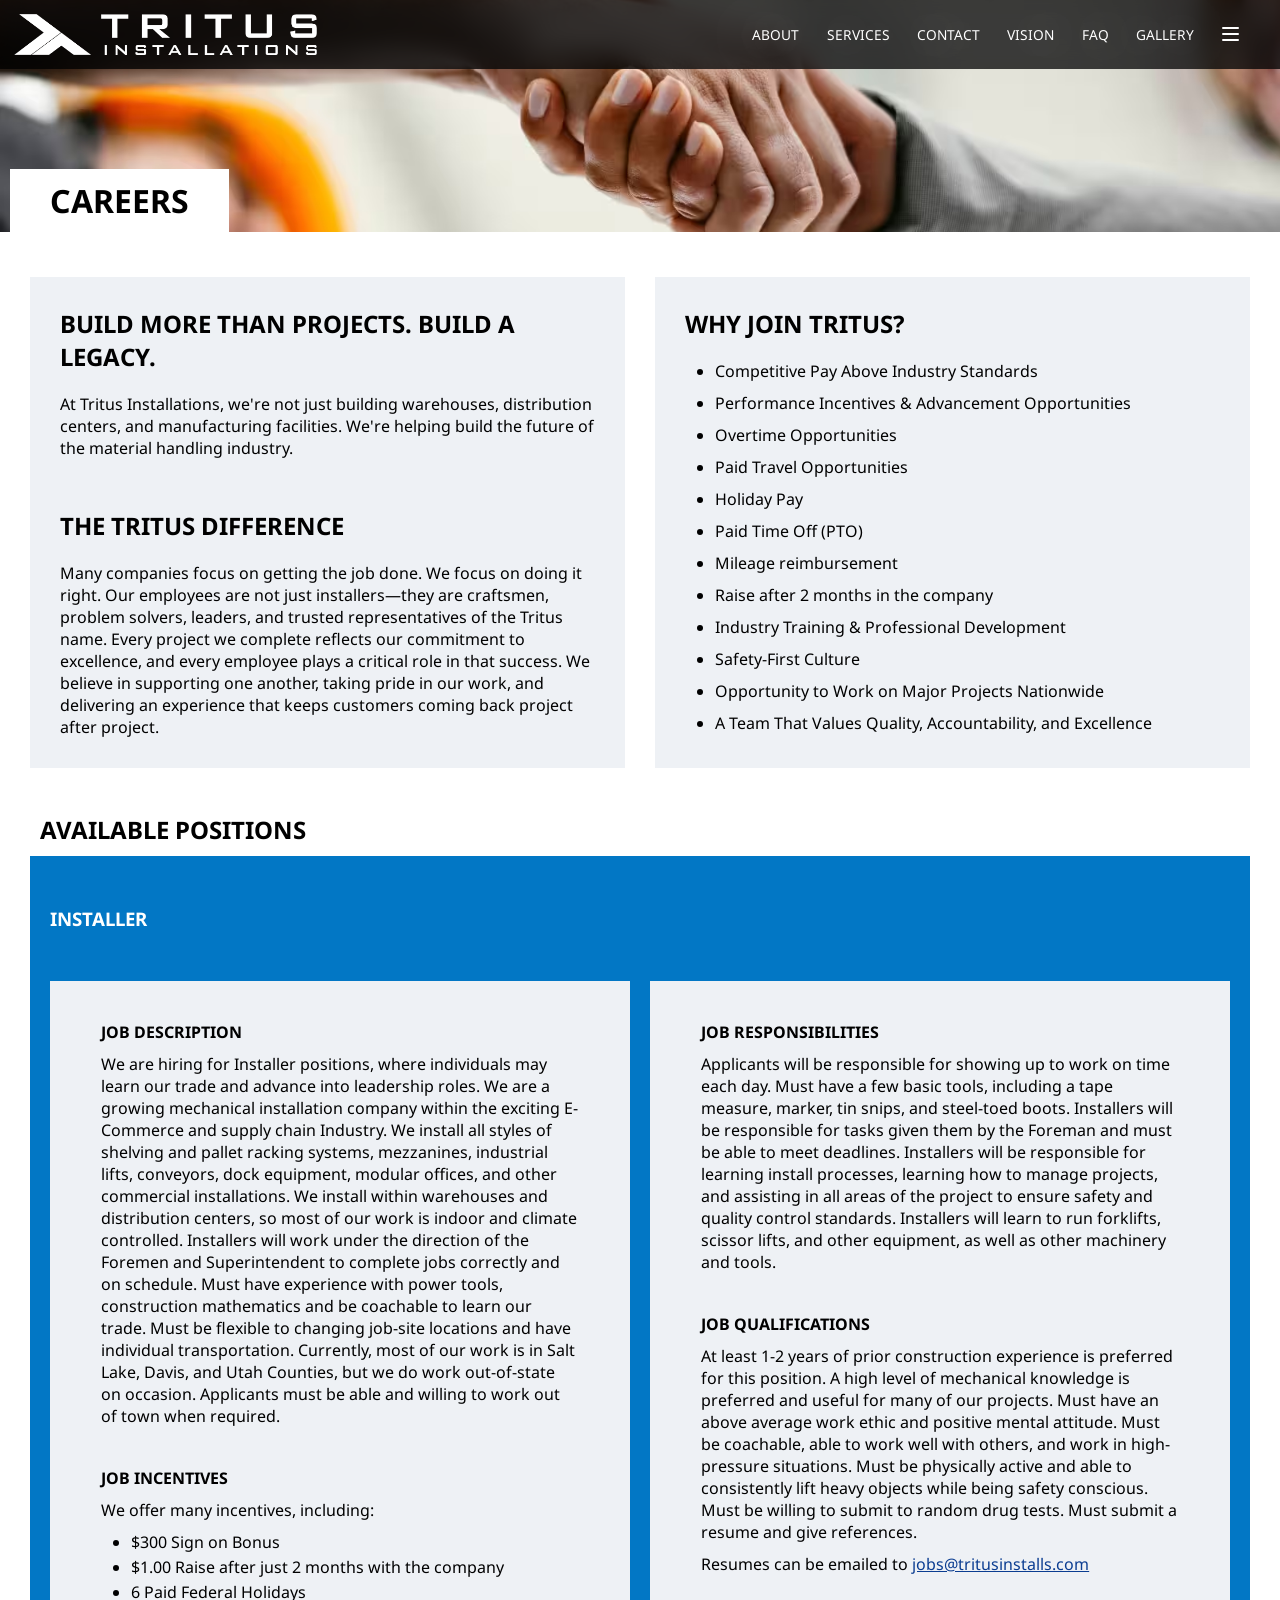
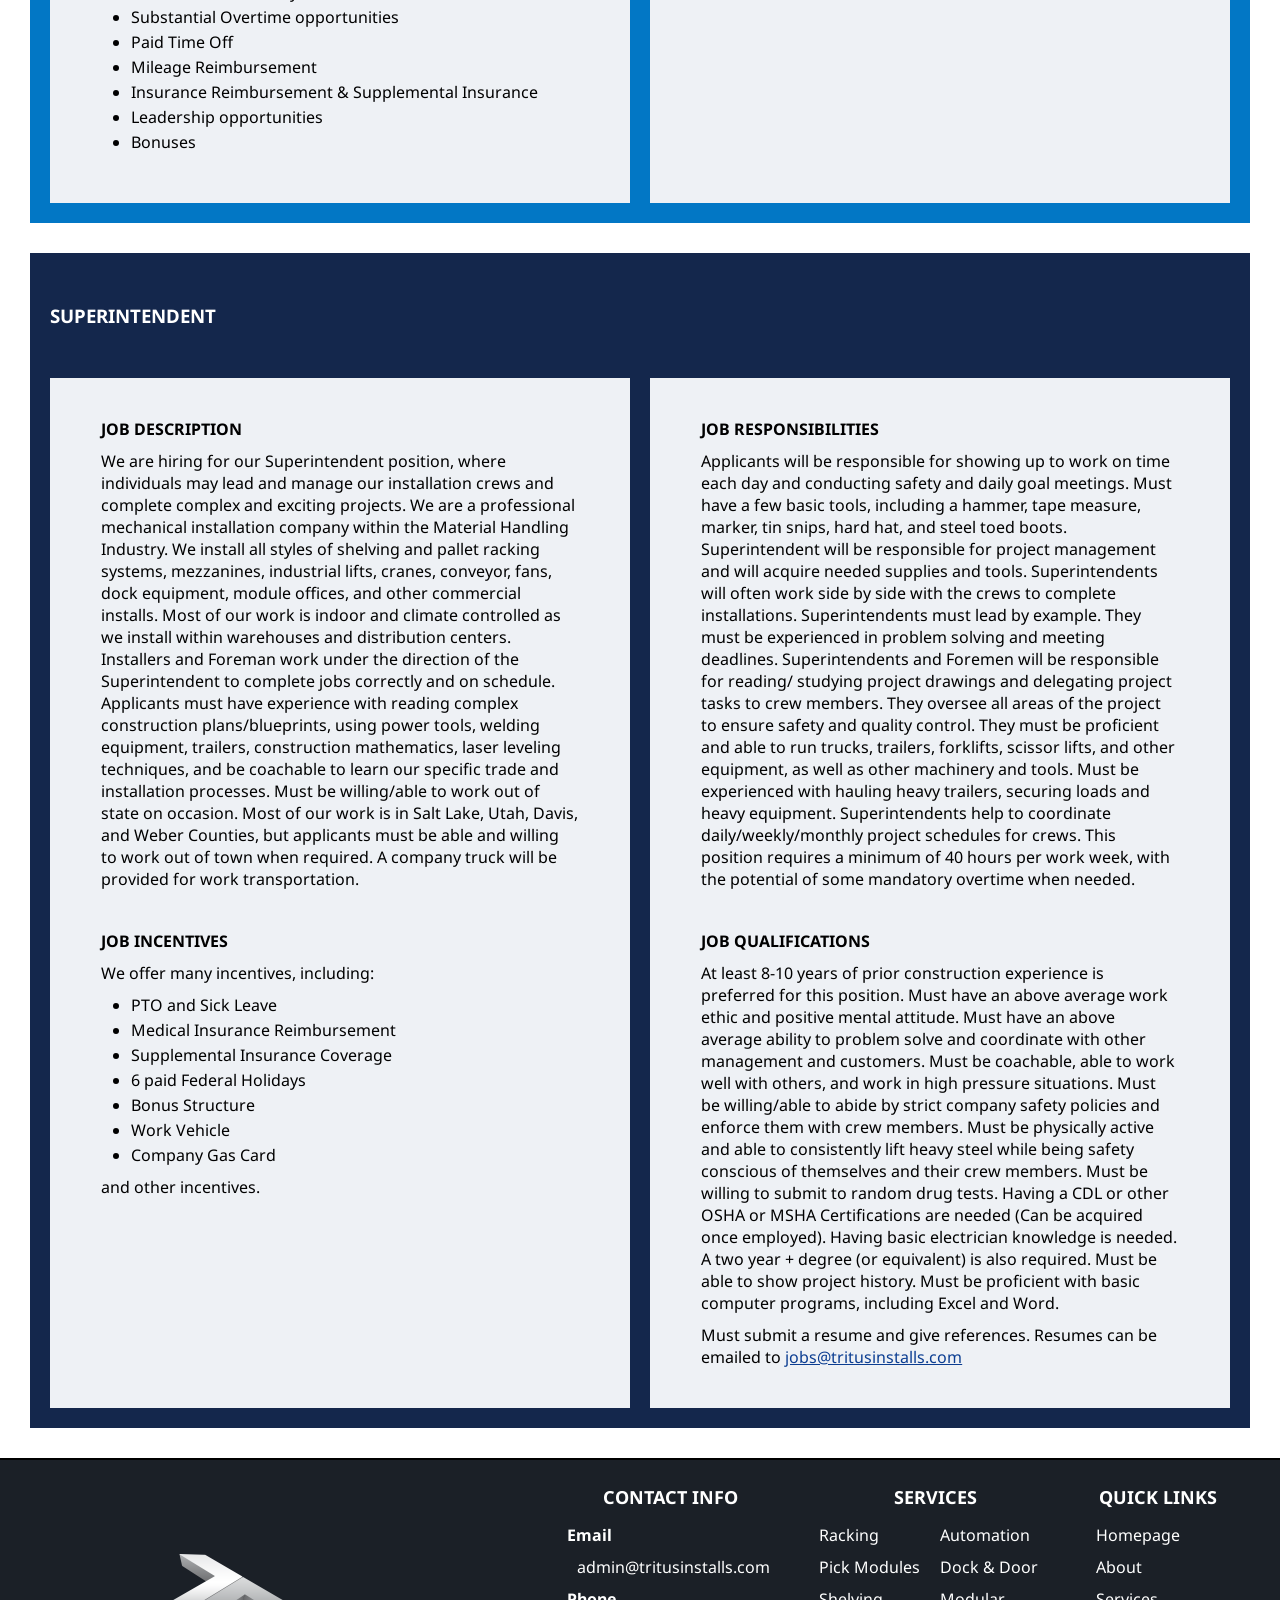
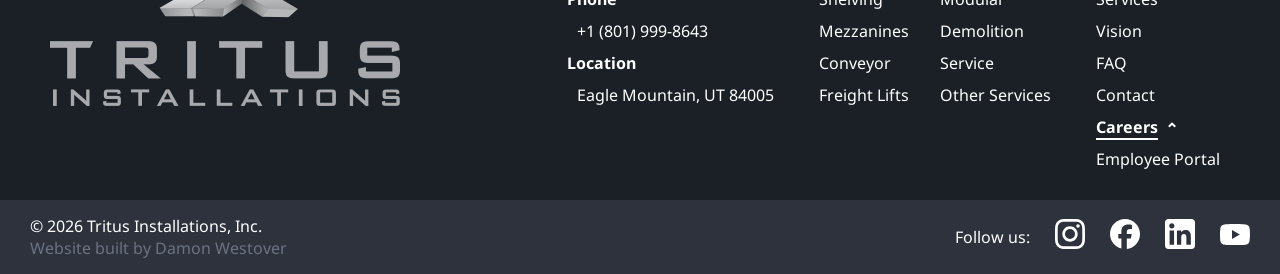
<file: careers/index.html>
<!DOCTYPE html><html lang="en"><head><meta charSet="utf-8"/><meta name="viewport" content="width=device-width, initial-scale=1"/><link rel="preload" href="/images/logo/logo-emblem-abg-white-2d.png" as="image"/><link rel="preload" href="/images/logo/logo-text-abg-white-aa.png" as="image"/><link rel="preload" as="script" fetchPriority="low" href="/_next/static/chunks/0kp-1_7hrmowm.js"/><script src="/_next/static/chunks/1rwcme-qb-33-.js" async=""></script><script src="/_next/static/chunks/38l97uvwruw-r.js" async=""></script><script src="/_next/static/chunks/turbopack-1nxi8ko-0a6vu.js" async=""></script><script src="/_next/static/chunks/0fn5y2mgdw6t7.js" async="" crossorigin=""></script><script src="/_next/static/chunks/1fupfg-kgfcoi.js" async="" crossorigin=""></script><link rel="preload" href="https://fonts.googleapis.com/css2?family=Noto+Sans:ital,wght@0,100..900;1,100..900&amp;display=swap" as="style"/><link rel="preload" href="/styles/general.css?v=1.05" as="style"/><link rel="preload" href="/styles/nav.css?v=1.07" as="style"/><link rel="preload" href="/styles/not-found.css?v=1.05" as="style"/><link rel="preload" href="/styles/footer.css?v=1.05" as="style"/><link rel="preload" href="/styles/careers.css?v=1.05" as="style"/><title>Careers - Tritus Installations</title><meta name="description" content="Build your career with Tritus Installations."/><link rel="canonical" href="https://tritusinstalls.com/careers/"/><meta property="og:title" content="Tritus Installations Careers"/><meta property="og:description" content="Build your career with Tritus Installations."/><meta property="og:url" content="https://tritusinstalls.com/careers/"/><meta property="og:site_name" content="Tritus Installations"/><meta property="og:locale" content="en_US"/><meta property="og:image" content="https://tritusinstalls.com/images/misc/handshake-1-small-og.jpg"/><meta property="og:image:width" content="1600"/><meta property="og:image:height" content="1200"/><meta property="og:image:alt" content="A handshake between two men on a jobsite."/><meta property="og:type" content="website"/><meta name="twitter:card" content="summary_large_image"/><meta name="twitter:title" content="Tritus Installations Careers"/><meta name="twitter:description" content="Build your career with Tritus Installations."/><meta name="twitter:image" content="https://tritusinstalls.com/images/misc/handshake-1-small-og.jpg"/><meta name="twitter:image:alt" content="A handshake between two men on a jobsite."/><meta name="twitter:image:width" content="1600"/><meta name="twitter:image:height" content="1200"/><link rel="icon" type="image/png" href="/favicon/favicon-96x96.png?v=1.05" sizes="96x96"/><link rel="icon" type="image/svg+xml" href="/favicon/favicon.svg?v=1.05"/><link rel="shortcut icon" href="/favicon/favicon.ico?v=1.05"/><link rel="apple-touch-icon" sizes="180x180" href="/favicon/apple-touch-icon.png?v=1.05"/><meta name="apple-mobile-web-app-title" content="Tritus"/><link rel="manifest" href="/favicon/site.webmanifest?v=1.05"/><link rel="icon" type="image/x-icon" href="/images/logo/favicon.ico"/><meta name="theme-color" content="var(--extra-light)" media="(prefers-color-scheme: light)"/><meta name="theme-color" content="var(--extra-dark)" media="(prefers-color-scheme: dark)"/><link rel="preconnect" href="https://fonts.googleapis.com"/><link rel="preconnect" href="https://fonts.gstatic.com" crossorigin=""/><script src="/_next/static/chunks/0cz1d0mv5g_q7.js" noModule=""></script></head><body><div hidden=""><!--$--><!--/$--></div><link rel="stylesheet" href="https://fonts.googleapis.com/css2?family=Noto+Sans:ital,wght@0,100..900;1,100..900&amp;display=swap"/><link rel="stylesheet" href="/styles/general.css?v=1.05"/><link rel="stylesheet" href="/styles/nav.css?v=1.07"/><link rel="stylesheet" href="/styles/careers.css?v=1.05"/><link rel="stylesheet" href="/styles/footer.css?v=1.05"/><script type="application/ld+json">{"@context":"https://schema.org","@graph":[{"@type":"Organization","@id":"https://tritusinstalls.com/#organization","name":"Tritus Installations, Inc.","description":"Professional material handling installation, project management, and turnkey warehouse solutions since 2003.","founder":{"@type":"Person","@id":"https://tritusinstalls.com/#founder","name":"Brant Westover","email":"brantw@tritusinstalls.com","knowslanguage":[{"@type":"Language","name":"English","alternateName":"en"},{"@type":"Language","name":"Spanish","alternateName":"es"}]},"knowslanguage":[{"@type":"Language","name":"English","alternateName":"en"},{"@type":"Language","name":"Spanish","alternateName":"es"}],"owner":{"@id":"https://tritusinstalls.com/#founder"},"contactPoint":[{"@type":"ContactPoint","contactType":"Administration","email":"admin@tritusinstalls.com"},{"@type":"ContactPoint","contactType":"Sales","email":"sales@tritusinstalls.com"},{"@type":"ContactPoint","contactType":"Careers","email":"jobs@tritusinstalls.com"}],"url":"https://tritusinstalls.com/","telephone":"+1-801-999-8643","logo":"https://tritusinstalls.com/images/logo/logo-full-abg.png","slogan":"Forward and Upward","sameAs":["https://www.facebook.com/TritusInstallations/","https://www.yelp.com/biz/tritus-installations-eagle-mountain","https://instagram.com/dream_warehouse_insider"]},{"@type":"WebSite","@id":"https://tritusinstalls.com/#website","name":"Tritus Installations, Inc.","url":"https://tritusinstalls.com/","creator":{"@type":"Person","name":"Damon Westover"},"publisher":{"@id":"https://tritusinstalls.com/#organization"}},{"@type":"ContactPage","@id":"https://tritusinstalls.com/#careerspage","name":"Tritus Installations Careers","url":"https://tritusinstalls.com/careers","isPartOf":{"@id":"https://tritusinstalls.com/#website"},"about":{"@id":"https://tritusinstalls.com/#organization"}}]}</script><nav class="nav-bar"><div class="logo-wrapper"><a class="logo-hl" href="/"><img src="/images/logo/logo-emblem-abg-white-2d.png" class="logo-emblem" alt="Tritus Installations logo."/><img src="/images/logo/logo-text-abg-white-aa.png" class="logo-text" alt=""/></a></div><div class="nav-wrapper"><a href="/about/" class="nav-prio-4">About</a><a href="/services/" class="nav-prio-2">Services</a><a href="/contact/" class="nav-prio-1">Contact</a><a href="/vision/" class="nav-prio-5">Vision</a><a href="/faq/" class="nav-prio-3">FAQ</a><a href="https://instagram.com/dream_warehouse_insider/" target="_blank" class="nav-prio-6">Gallery</a><button type="button" class="nav-menu-button" aria-expanded="false" aria-haspopup="dialog" aria-label="Open menu"><span class="nav-menu-bars" aria-hidden="true"><span></span><span></span><span></span></span></button></div></nav><main class="page-wrapper"><header class="page-header"><h1>Careers</h1></header><section class="introductory-section"><div class="intro-box-container"><h2>Build More Than Projects. Build a Legacy.</h2><p>At Tritus Installations, we&#x27;re not just building warehouses, distribution centers, and manufacturing facilities. We&#x27;re helping build the future of the material handling industry.</p><h2>The Tritus Difference</h2><p>Many companies focus on getting the job done. We focus on doing it right. Our employees are not just installers—they are craftsmen, problem solvers, leaders, and trusted representatives of the Tritus name. Every project we complete reflects our commitment to excellence, and every employee plays a critical role in that success. We believe in supporting one another, taking pride in our work, and delivering an experience that keeps customers coming back project after project.</p></div><div class="intro-box-container"><h2>Why join Tritus?</h2><ul class="careers-content"><li>Competitive Pay Above Industry Standards</li><li>Performance Incentives &amp; Advancement Opportunities</li><li>Overtime Opportunities</li><li>Paid Travel Opportunities</li><li>Holiday Pay</li><li>Paid Time Off (PTO)</li><li>Mileage reimbursement</li><li>Raise after 2 months in the company</li><li>Industry Training &amp; Professional Development</li><li>Safety-First Culture</li><li>Opportunity to Work on Major Projects Nationwide</li><li>A Team That Values Quality, Accountability, and Excellence</li></ul></div></section><h2>Available Positions</h2><div class="job-container" style="background-color:var(--blue)"><div class="job-title-wrapper"><h3>Installer</h3></div><div class="job-desc-container"><h4>Job Description</h4><p>We are hiring for Installer positions, where individuals may learn our trade and advance into leadership roles. We are a growing mechanical installation company within the exciting E-Commerce and supply chain Industry. We install all styles of shelving and pallet racking systems, mezzanines, industrial lifts, conveyors, dock equipment, modular offices, and other commercial installations. We install within warehouses and distribution centers, so most of our work is indoor and climate controlled. Installers will work under the direction of the Foremen and Superintendent to complete jobs correctly and on schedule. Must have experience with power tools, construction mathematics and be coachable to learn our trade. Must be flexible to changing job-site locations and have individual transportation. Currently, most of our work is in Salt Lake, Davis, and Utah Counties, but we do work out-of-state on occasion. Applicants must be able and willing to work out of town when required.</p><h4>Job Incentives</h4><p>We offer many incentives, including:</p><ul><li>$300 Sign on Bonus</li><li>$1.00 Raise after just 2 months with the company</li><li>6 Paid Federal Holidays</li><li>Substantial Overtime opportunities</li><li>Paid Time Off</li><li>Mileage Reimbursement</li><li>Insurance Reimbursement &amp; Supplemental Insurance</li><li>Leadership opportunities</li><li>Bonuses</li></ul><p></p></div><div class="job-desc-container"><h4>Job Responsibilities</h4><p>Applicants will be responsible for showing up to work on time each day. Must have a few basic tools, including a tape measure, marker, tin snips, and steel-toed boots. Installers will be responsible for tasks given them by the Foreman and must be able to meet deadlines. Installers will be responsible for learning install processes, learning how to manage projects, and assisting in all areas of the project to ensure safety and quality control standards. Installers will learn to run forklifts, scissor lifts, and other equipment, as well as other machinery and tools.</p><h4>Job Qualifications</h4><p>At least 1-2 years of prior construction experience is preferred for this position. A high level of mechanical knowledge is preferred and useful for many of our projects. Must have an above average work ethic and positive mental attitude. Must be coachable, able to work well with others, and work in high-pressure situations. Must be physically active and able to consistently lift heavy objects while being safety conscious. Must be willing to submit to random drug tests. Must submit a resume and give references.</p><p>Resumes can be emailed to<!-- --> <a href="mailto:jobs@tritusinstalls.com">jobs@tritusinstalls.com</a></p></div></div><div class="job-container" style="background-color:var(--navy)"><div class="job-title-wrapper"><h3>Superintendent</h3></div><div class="job-desc-container"><h4>Job Description</h4><p>We are hiring for our Superintendent position, where individuals may lead and manage our installation crews and complete complex and exciting projects. We are a professional mechanical installation company within the Material Handling Industry. We install all styles of shelving and pallet racking systems, mezzanines, industrial lifts, cranes, conveyor, fans, dock equipment, module offices, and other commercial installs. Most of our work is indoor and climate controlled as we install within warehouses and distribution centers. Installers and Foreman work under the direction of the Superintendent to complete jobs correctly and on schedule. Applicants must have experience with reading complex construction plans/blueprints, using power tools, welding equipment, trailers, construction mathematics, laser leveling techniques, and be coachable to learn our specific trade and installation processes. Must be willing/able to work out of state on occasion. Most of our work is in Salt Lake, Utah, Davis, and Weber Counties, but applicants must be able and willing to work out of town when required. A company truck will be provided for work transportation.</p><h4>Job Incentives</h4><p>We offer many incentives, including:</p><ul><li>PTO and Sick Leave</li><li>Medical Insurance Reimbursement</li><li>Supplemental Insurance Coverage</li><li>6 paid Federal Holidays</li><li>Bonus Structure</li><li>Work Vehicle</li><li>Company Gas Card</li></ul>and other incentives.<p></p></div><div class="job-desc-container job-col-2 job-row-all"><h4>Job Responsibilities</h4><p>Applicants will be responsible for showing up to work on time each day and conducting safety and daily goal meetings. Must have a few basic tools, including a hammer, tape measure, marker, tin snips, hard hat, and steel toed boots. Superintendent will be responsible for project management and will acquire needed supplies and tools. Superintendents will often work side by side with the crews to complete installations. Superintendents must lead by example. They must be experienced in problem solving and meeting deadlines. Superintendents and Foremen will be responsible for reading/ studying project drawings and delegating project tasks to crew members. They oversee all areas of the project to ensure safety and quality control. They must be proficient and able to run trucks, trailers, forklifts, scissor lifts, and other equipment, as well as other machinery and tools. Must be experienced with hauling heavy trailers, securing loads and heavy equipment. Superintendents help to coordinate daily/weekly/monthly project schedules for crews. This position requires a minimum of 40 hours per work week, with the potential of some mandatory overtime when needed.</p><h4>Job Qualifications</h4><p>At least 8-10 years of prior construction experience is preferred for this position. Must have an above average work ethic and positive mental attitude. Must have an above average ability to problem solve and coordinate with other management and customers. Must be coachable, able to work well with others, and work in high pressure situations. Must be willing/able to abide by strict company safety policies and enforce them with crew members. Must be physically active and able to consistently lift heavy steel while being safety conscious of themselves and their crew members. Must be willing to submit to random drug tests. Having a CDL or other OSHA or MSHA Certifications are needed (Can be acquired once employed). Having basic electrician knowledge is needed. A two year + degree (or equivalent) is also required. Must be able to show project history. Must be proficient with basic computer programs, including Excel and Word.</p><p>Must submit a resume and give references. Resumes can be emailed to<!-- --> <a href="mailto:jobs@tritusinstalls.com">jobs@tritusinstalls.com</a></p></div></div></main><footer><div id="main-footer-content"><div id="footer-logo-wrapper"><img loading="lazy" src="/images/logo/logo-full-abg.png" alt="Gray Tritus logo, including a 3D emblem and sharp text."/></div><nav class="footer-nav"><div class="footer-col"><h3><a href="/contact/">Contact Info</a></h3><header class="footer-item">Email</header><a href="mailto:admin@tritusinstalls.com" class="indent-footer footer-item">admin@tritusinstalls.com</a><header class="footer-item">Phone</header><a href="tel:+18019998643" class="indent-footer footer-item">+1 (801) 999-8643</a><header class="footer-item">Location</header><span class="indent-footer footer-item">Eagle Mountain, UT 84005</span></div><div class="footer-col"><h3><a href="/services/" style="width:100%;text-align:center">Services</a></h3><div class="footer-multi-col-container"><div class="footer-col"><a href="/services#racking" class="footer-item">Racking</a><a href="/services#pick-modules" class="footer-item">Pick Modules</a><a href="/services#shelving" class="footer-item">Shelving</a><a href="/services#mezzanines" class="footer-item">Mezzanines</a><a href="/services#conveyor" class="footer-item">Conveyor</a><a href="/services#freight-lifts" class="footer-item">Freight Lifts</a></div><div class="footer-col"><a href="/services#automation" class="footer-item">Automation</a><a href="/services#dock-and-door" class="footer-item">Dock &amp; Door</a><a href="/services#modular" class="footer-item">Modular</a><a href="/services#demolition" class="footer-item">Demolition</a><a href="/services#service" class="footer-item">Service</a><a href="/services#others" class="footer-item">Other Services</a></div></div></div><div class="footer-col"><h3>Quick links</h3><a href="/" class="footer-item">Homepage</a><a href="/about/" class="footer-item">About</a><a href="/services/" class="footer-item">Services</a><a href="/vision/" class="footer-item">Vision</a><a href="/faq/" class="footer-item">FAQ</a><a href="/contact/" class="footer-item">Contact</a><a href="#" class="footer-item current-page-footer" title="Scroll to top">Careers</a><a href="https://app.tritusinstalls.com/portal" class="footer-item">Employee Portal</a></div></nav></div><div id="bottom-footer-content"><div id="bottom-footer-text"><div>© 2026 Tritus Installations, Inc.</div><div id="web-dev-cred">Website built by Damon Westover</div></div><div id="social-media-link-container"><span id="sm-text">Follow us:</span><a href="https://instagram.com/dream_warehouse_insider" target="_blank" class="sm-link"><svg xmlns="http://www.w3.org/2000/svg" viewBox="0 0 1000 1000"><path class="sm-svg-path" d="M295.42,6c-53.2,2.51-89.53,11-121.29,23.48-32.87,12.81-60.73,30-88.45,57.82S40.89,143,28.17,175.92c-12.31,31.83-20.65,68.19-23,121.42S2.3,367.68,2.56,503.46,3.42,656.26,6,709.6c2.54,53.19,11,89.51,23.48,121.28,12.83,32.87,30,60.72,57.83,88.45S143,964.09,176,976.83c31.8,12.29,68.17,20.67,121.39,23s70.35,2.87,206.09,2.61,152.83-.86,206.16-3.39S799.1,988,830.88,975.58c32.87-12.86,60.74-30,88.45-57.84S964.1,862,976.81,829.06c12.32-31.8,20.69-68.17,23-121.35,2.33-53.37,2.88-70.41,2.62-206.17s-.87-152.78-3.4-206.1-11-89.53-23.47-121.32c-12.85-32.87-30-60.7-57.82-88.45S862,40.87,829.07,28.19c-31.82-12.31-68.17-20.7-121.39-23S637.33,2.3,501.54,2.56,348.75,3.4,295.42,6m5.84,903.88c-48.75-2.12-75.22-10.22-92.86-17-23.36-9-40-19.88-57.58-37.29s-28.38-34.11-37.5-57.42c-6.85-17.64-15.1-44.08-17.38-92.83-2.48-52.69-3-68.51-3.29-202s.22-149.29,2.53-202c2.08-48.71,10.23-75.21,17-92.84,9-23.39,19.84-40,37.29-57.57s34.1-28.39,57.43-37.51c17.62-6.88,44.06-15.06,92.79-17.38,52.73-2.5,68.53-3,202-3.29s149.31.21,202.06,2.53c48.71,2.12,75.22,10.19,92.83,17,23.37,9,40,19.81,57.57,37.29s28.4,34.07,37.52,57.45c6.89,17.57,15.07,44,17.37,92.76,2.51,52.73,3.08,68.54,3.32,202s-.23,149.31-2.54,202c-2.13,48.75-10.21,75.23-17,92.89-9,23.35-19.85,40-37.31,57.56s-34.09,28.38-57.43,37.5c-17.6,6.87-44.07,15.07-92.76,17.39-52.73,2.48-68.53,3-202.05,3.29s-149.27-.25-202-2.53m407.6-674.61a60,60,0,1,0,59.88-60.1,60,60,0,0,0-59.88,60.1M245.77,503c.28,141.8,115.44,256.49,257.21,256.22S759.52,643.8,759.25,502,643.79,245.48,502,245.76,245.5,361.22,245.77,503m90.06-.18a166.67,166.67,0,1,1,167,166.34,166.65,166.65,0,0,1-167-166.34" transform="translate(-2.5 -2.5)"></path></svg></a><a href="https://facebook.com/tritusinstallations" target="_blank" class="sm-link"><svg xmlns="http://www.w3.org/2000/svg" viewBox="0 0 500 500"><g><path class="sm-svg-path" d="M500,250C500,111.93,388.07,0,250,0S0,111.93,0,250c0,117.24,80.72,215.62,189.61,242.64v-166.24h-51.55v-76.4h51.55v-32.92c0-85.09,38.51-124.53,122.05-124.53,15.84,0,43.17,3.11,54.35,6.21v69.25c-5.9-.62-16.15-.93-28.88-.93-40.99,0-56.83,15.53-56.83,55.9v27.02h81.66l-14.03,76.4h-67.63v171.77c123.79-14.95,219.71-120.35,219.71-248.17Z"></path><path style="fill:none" d="M347.92,326.4l14.03-76.4h-81.66v-27.02c0-40.37,15.84-55.9,56.83-55.9,12.73,0,22.98.31,28.88.93v-69.25c-11.18-3.11-38.51-6.21-54.35-6.21-83.54,0-122.05,39.44-122.05,124.53v32.92h-51.55v76.4h51.55v166.24c19.34,4.8,39.57,7.36,60.39,7.36,10.25,0,20.36-.63,30.29-1.83v-171.77h67.63Z"></path></g></svg></a><a href="https://linkedin.com/in/brant-westover-67041a8a" target="_blank" class="sm-link"><svg xmlns="http://www.w3.org/2000/svg" viewBox="0 0 72 72"><g fill="none" fill-rule="evenodd"><path class="sm-svg-path" d="M8,72 L64,72 C68.418278,72 72,68.418278 72,64 L72,8 C72,3.581722 68.418278,-8.11624501e-16 64,0 L8,0 C3.581722,8.11624501e-16 -5.41083001e-16,3.581722 0,8 L0,64 C5.41083001e-16,68.418278 3.581722,72 8,72 Z"></path><path style="fill:var(--dark-gray)" d="M62,62 L51.315625,62 L51.315625,43.8021149 C51.315625,38.8127542 49.4197917,36.0245323 45.4707031,36.0245323 C41.1746094,36.0245323 38.9300781,38.9261103 38.9300781,43.8021149 L38.9300781,62 L28.6333333,62 L28.6333333,27.3333333 L38.9300781,27.3333333 L38.9300781,32.0029283 C38.9300781,32.0029283 42.0260417,26.2742151 49.3825521,26.2742151 C56.7356771,26.2742151 62,30.7644705 62,40.051212 L62,62 Z M16.349349,22.7940133 C12.8420573,22.7940133 10,19.9296567 10,16.3970067 C10,12.8643566 12.8420573,10 16.349349,10 C19.8566406,10 22.6970052,12.8643566 22.6970052,16.3970067 C22.6970052,19.9296567 19.8566406,22.7940133 16.349349,22.7940133 Z M11.0325521,62 L21.769401,62 L21.769401,27.3333333 L11.0325521,27.3333333 L11.0325521,62 Z" fill="#FFF"></path></g></svg></a><a href="https://youtube.com/channel/UCSJaK8h8N8JirPNTgfXNDTQ" target="_blank" class="sm-link"><svg xmlns="http://www.w3.org/2000/svg" viewBox="0 0 396.53 277.78"><path class="sm-svg-path" d="M388.13,43.45c-4.64-17.09-17.67-30.41-35.05-35.05C322.38,0,198.12,0,198.12,0c0,0-123.97,0-154.67,8.4C26.36,13.03,13.03,26.36,8.11,43.45,0,74.15,0,138.74,0,138.74c0,0,0,64.59,8.11,95.59,4.92,16.8,18.25,30.41,35.34,35.05,30.7,8.4,154.67,8.4,154.67,8.4,0,0,124.26,0,154.96-8.4,17.38-4.63,30.41-18.25,35.05-35.05,8.4-30.99,8.4-95.59,8.4-95.59,0,0,0-64.59-8.4-95.29ZM158.73,198.41v-119.05l102.83,59.38-102.83,59.67Z"></path></svg></a></div></div></footer><!--$--><!--/$--><script src="/_next/static/chunks/0kp-1_7hrmowm.js" id="_R_" async=""></script><script>(self.__next_f=self.__next_f||[]).push([0])</script><script>self.__next_f.push([1,"1:\"$Sreact.fragment\"\n2:I[43289,[\"/_next/static/chunks/0fn5y2mgdw6t7.js\"],\"default\"]\n3:I[73101,[\"/_next/static/chunks/0fn5y2mgdw6t7.js\"],\"default\"]\n4:I[5954,[\"/_next/static/chunks/0fn5y2mgdw6t7.js\",\"/_next/static/chunks/1fupfg-kgfcoi.js\"],\"default\"]\n5:I[558,[\"/_next/static/chunks/0fn5y2mgdw6t7.js\",\"/_next/static/chunks/1fupfg-kgfcoi.js\"],\"default\"]\n11:I[69338,[\"/_next/static/chunks/0fn5y2mgdw6t7.js\"],\"default\",1]\n:HL[\"https://fonts.googleapis.com/css2?family=Noto+Sans:ital,wght@0,100..900;1,100..900\u0026display=swap\",\"style\"]\n:HL[\"/styles/general.css?v=1.05\",\"style\"]\n:HL[\"/styles/nav.css?v=1.07\",\"style\"]\n:HL[\"/styles/not-found.css?v=1.05\",\"style\"]\n:HL[\"/styles/footer.css?v=1.05\",\"style\"]\n:HL[\"/images/logo/logo-emblem-abg-white-2d.png\",\"image\"]\n:HL[\"/images/logo/logo-text-abg-white-aa.png\",\"image\"]\nf:X\n0:{\"P\":null,\"c\":[\"\",\"careers\",\"\"],\"q\":\"\",\"i\":false,\"f\":[[[\"\",{\"children\":[\"careers\",{\"children\":[\"__PAGE__\",{},\"$undefined\",\"$undefined\",4608]},\"$undefined\",\"$undefined\",4608]},\"$undefined\",\"$undefined\",4624],[[\"$\",\"$1\",\"c\",{\"children\":[[[\"$\",\"script\",\"script-0\",{\"src\":\"/_next/static/chunks/0fn5y2mgdw6t7.js\",\"async\":true,\"nonce\":\"$undefined\"}]],[\"$\",\"html\",null,{\"lang\":\"en\",\"children\":[\"$\",\"body\",null,{\"children\":[[\"$\",\"link\",null,{\"rel\":\"icon\",\"type\":\"image/png\",\"href\":\"/favicon/favicon-96x96.png?v=1.05\",\"sizes\":\"96x96\"}],[\"$\",\"link\",null,{\"rel\":\"icon\",\"type\":\"image/svg+xml\",\"href\":\"/favicon/favicon.svg?v=1.05\"}],[\"$\",\"link\",null,{\"rel\":\"shortcut icon\",\"href\":\"/favicon/favicon.ico?v=1.05\"}],[\"$\",\"link\",null,{\"rel\":\"apple-touch-icon\",\"sizes\":\"180x180\",\"href\":\"/favicon/apple-touch-icon.png?v=1.05\"}],[\"$\",\"meta\",null,{\"name\":\"apple-mobile-web-app-title\",\"content\":\"Tritus\"}],[\"$\",\"link\",null,{\"rel\":\"manifest\",\"href\":\"/favicon/site.webmanifest?v=1.05\"}],[\"$\",\"link\",null,{\"rel\":\"icon\",\"type\":\"image/x-icon\",\"href\":\"/images/logo/favicon.ico\"}],[\"$\",\"meta\",null,{\"name\":\"theme-color\",\"content\":\"var(--extra-light)\",\"media\":\"(prefers-color-scheme: light)\"}],[\"$\",\"meta\",null,{\"name\":\"theme-color\",\"content\":\"var(--extra-dark)\",\"media\":\"(prefers-color-scheme: dark)\"}],[\"$\",\"link\",null,{\"rel\":\"preconnect\",\"href\":\"https://fonts.googleapis.com\"}],[\"$\",\"link\",null,{\"rel\":\"preconnect\",\"href\":\"https://fonts.gstatic.com\",\"crossOrigin\":\"\"}],[\"$\",\"link\",null,{\"rel\":\"stylesheet\",\"href\":\"https://fonts.googleapis.com/css2?family=Noto+Sans:ital,wght@0,100..900;1,100..900\u0026display=swap\"}],[\"$\",\"link\",null,{\"rel\":\"stylesheet\",\"href\":\"/styles/general.css?v=1.05\"}],[\"$\",\"link\",null,{\"rel\":\"stylesheet\",\"href\":\"/styles/nav.css?v=1.07\"}],[\"$\",\"$L2\",null,{\"parallelRouterKey\":\"children\",\"error\":\"$undefined\",\"errorStyles\":\"$undefined\",\"errorScripts\":\"$undefined\",\"template\":[\"$\",\"$L3\",null,{}],\"templateStyles\":\"$undefined\",\"templateScripts\":\"$undefined\",\"notFound\":[[[\"$\",\"link\",null,{\"rel\":\"stylesheet\",\"href\":\"/styles/not-found.css?v=1.05\"}],[\"$\",\"link\",null,{\"rel\":\"stylesheet\",\"href\":\"/styles/footer.css?v=1.05\"}],[\"$\",\"nav\",null,{\"className\":\"nav-bar\",\"children\":[[\"$\",\"div\",null,{\"className\":\"logo-wrapper\",\"children\":[\"$\",\"a\",null,{\"className\":\"logo-hl\",\"href\":\"/\",\"title\":\"$undefined\",\"children\":[[\"$\",\"img\",null,{\"src\":\"/images/logo/logo-emblem-abg-white-2d.png\",\"className\":\"logo-emblem\",\"alt\":\"Tritus Installations logo.\"}],[\"$\",\"img\",null,{\"src\":\"/images/logo/logo-text-abg-white-aa.png\",\"className\":\"logo-text\",\"alt\":\"\"}]]}]}],[\"$\",\"div\",null,{\"className\":\"nav-wrapper\",\"children\":[[[\"$\",\"a\",\"about\",{\"href\":\"/about/\",\"className\":\"nav-prio-4\",\"children\":\"About\"}],[\"$\",\"a\",\"services\",{\"href\":\"/services/\",\"className\":\"nav-prio-2\",\"children\":\"Services\"}],[\"$\",\"a\",\"contact\",{\"href\":\"/contact/\",\"className\":\"nav-prio-1\",\"children\":\"Contact\"}],[\"$\",\"a\",\"vision\",{\"href\":\"/vision/\",\"className\":\"nav-prio-5\",\"children\":\"Vision\"}],[\"$\",\"a\",\"faq\",{\"href\":\"/faq/\",\"className\":\"nav-prio-3\",\"children\":\"FAQ\"}]],[\"$\",\"a\",null,{\"href\":\"https://instagram.com/dream_warehouse_insider/\",\"target\":\"_blank\",\"className\":\"nav-prio-6\",\"children\":\"Gallery\"}],[\"$\",\"$L4\",null,{\"links\":[{\"key\":\"about\",\"label\":\"About\",\"href\":\"/about/\"},{\"key\":\"services\",\"label\":\"Services\",\"href\":\"/services/\"},{\"key\":\"contact\",\"label\":\"Contact\",\"href\":\"/contact/\"},{\"key\":\"vision\",\"label\":\"Vision\",\"href\":\"/vision/\"},{\"key\":\"faq\",\"label\":\"FAQ\",\"href\":\"/faq/\"},{\"key\":\"gallery\",\"label\":\"Gallery\",\"href\":\"https://instagram.com/dream_warehouse_insider/\",\"priority\":6,\"external\":true}],\"current\":\"not-found\",\"portalHref\":\"https://app.tritusinstalls.com/portal\"}],[\"$\",\"$L5\",null,{}]]}]]}],[\"$\",\"main\",null,{\"className\":\"page-wrapper\",\"children\":[\"$\",\"div\",null,{\"className\":\"error-content-wrapper\",\"children\":[[\"$\",\"header\",null,{\"className\":\"page-header\",\"children\":[\"$\",\"h1\",null,{\"children\":\"404: Page Not Found\"}]}],[\"$\",\"section\",null,{\"className\":\"not-found-content\",\"children\":[[\"$\",\"p\",null,{\"children\":\"Looks like this page took a wrong turn somewhere. The page you're looking for doesn't exist or may have moved.\"}],[\"$\",\"a\",null,{\"href\":\"/\",\"className\":\"hl-button\",\"children\":\"Return Home\"}]]}]]}]}],[\"$\",\"footer\",null,{\"children\":[[\"$\",\"div\",null,{\"id\":\"main-footer-content\",\"children\":[[\"$\",\"div\",null,{\"id\":\"footer-logo-wrapper\",\"children\":[\"$\",\"img\",null,{\"loading\":\"lazy\",\"src\":\"/images/logo/logo-full-abg.png\",\"alt\":\"Gray Tritus logo, including a 3D emblem and sharp text.\"}]}],[\"$\",\"nav\",null,{\"className\":\"footer-nav\",\"children\":[[\"$\",\"div\",null,{\"className\":\"footer-col\",\"children\":[[\"$\",\"h3\",null,{\"children\":[\"$\",\"a\",null,{\"href\":\"/contact/\",\"children\":\"Contact Info\"}]}],[\"$\",\"header\",null,{\"className\":\"footer-item\",\"children\":\"Email\"}],[\"$\",\"a\",null,{\"href\":\"mailto:admin@tritusinstalls.com\",\"className\":\"indent-footer footer-item\",\"children\":\"admin@tritusinstalls.com\"}],\"$L6\",\"$L7\",\"$L8\",\"$L9\"]}],\"$La\",\"$Lb\"]}]]}],\"$Lc\"]}]],[]],\"forbidden\":\"$undefined\",\"unauthorized\":\"$undefined\"}]]}]}]]}],{\"children\":[\"$Ld\",{\"children\":[\"$Le\",{},null,false,null]},null,false,\"$f\"]},null,false,null],\"$L10\",false]],\"m\":\"$undefined\",\"G\":[\"$11\",[]],\"S\":true,\"h\":null,\"r\":\"$undefined\",\"s\":\"$undefined\",\"a\":\"$undefined\",\"l\":\"$undefined\",\"p\":\"$undefined\",\"d\":\"$undefined\",\"b\":\"WjDsQVJhzVtp4LXxEM4xr\"}\n1f:I[73521,[\"/_next/static/chunks/0fn5y2mgdw6t7.js\"],\"ViewportBoundary\"]\n21:I[73521,[\"/_next/static/chunks/0fn5y2mgdw6t7.js\"],\"MetadataBoundary\"]\n22:\"$Sreact.suspense\"\n:HL[\"/styles/careers.css?v=1.05\",\"style\"]\n6:[\"$\",\"header\",null,{\"className\":\"footer-item\",\"children\":\"Phone\"}]\n7:[\"$\",\"a\",null,{\"href\":\"tel:+18019998643\",\"className\":\"indent-footer footer-item\",\"children\":\"+1 (801) 999-8643\"}]\n8:[\"$\",\"header\",null,{\"className\":\"footer-item\",\"children\":\"Location\"}]\n9:[\"$\",\"span\",null,{\"className\":\"indent-footer footer-item\",\"children\":\"Eagle Mountain, UT 84005\"}]\na:[\"$\",\"div\",null,{\"className\":\"footer-col\",\"children\":[[\"$\",\"h3\",null,{\"children\":[\"$\",\"a\",null,{\"href\":\"/services/\",\"style\":{\"width\":\"100%\",\"textAlign\":\"center\"},\"children\":\"Services\"}]}],[\"$\",\"div\",null,{\"className\":\"footer-multi-col-container\",\"children\":[[\"$\",\"div\",null,{\"className\":\"footer-col\",\"children\":[[\"$\",\"a\",null,{\"href\":\"/services#racking\",\"className\":\"footer-item\",\"children\":\"Racking\"}],[\"$\",\"a\",null,{\"href\":\"/services#pick-modules\",\"className\":\"footer-item\",\"children\":\"Pick Modules\"}],[\"$\",\"a\",null,{\"href\":\"/services#shelving\",\"className\":\"footer-item\",\"children\":\"Shelving\"}],[\"$\",\"a\",null,{\"href\":\"/services#mezzanines\",\"className\":\"footer-item\",\"children\":\"Mezzanines\"}],[\"$\",\"a\",null,{\"href\":\"/services#conveyor\",\"className\":\"footer-item\",\"children\":\"Conveyor\"}],[\"$\",\"a\",null,{\"href\":\"/services#freight-lifts\",\"className\":\"footer-item\",\"children\":\"Freight Lifts\"}]]}],[\"$\",\"div\",null,{\"className\":\"footer-col\",\"children\":[[\"$\",\"a\",null,{\"href\":\"/services#automation\",\"className\":\"footer-item\",\"children\":\"Automation\"}],[\"$\",\"a\",null,{\"href\":\"/services#dock-and-door\",\"className\":\"footer-item\",\"children\":\"Dock \u0026 Door\"}],[\"$\",\"a\",null,{\"href\":\"/services#modular\",\"className\":\"footer-item\",\"children\":\"Modular\"}],[\"$\",\"a\",null,{\"href\":\"/services#demolition\",\"className\":\"footer-item\",\"children\":\"Demolition\"}],[\"$\",\"a\",null,{\"href\":\"/services#service\",\"className\":\"footer-item\",\"children\":\"Service\"}],[\"$\",\"a\",null,{\"href\":\"/services#others\",\"className\":\"footer-item\",\"children\":\"Other Services\"}]]}]]}]]}]\nb:[\"$\",\"div\",null,{\"className\":\"footer-col\",\"children\":[[\"$\",\"h3\",null,{\"children\":\"Quick links\"}],[[\"$\",\"a\",\"home\",{\"href\":\"/\",\"className\":\"footer-item\",\"children\":\"Homepage\"}],[\"$\",\"a\",\"about\",{\"href\":\"/about/\",\"className\":\"footer-item\",\"children\":\"About\"}],[\"$\",\"a\",\"services\",{\"href\":\"/services/\",\"className\":\"footer-item\",\"children\":\"Services\"}],[\"$\",\"a\",\"vision\",{\"href\":\"/vision/\",\"className\":\"footer-item\",\"children\":\"Vision\"}],[\"$\",\"a\",\"faq\",{\"href\":\"/faq/\",\"className\":\"footer-item\",\"children\":\"FAQ\"}],[\"$\",\"a\",\"contact\",{\"href\":\"/contact/\",\"className\":\"footer-item\",\"children\":\"Contact\"}],[\"$\",\"a\",\"careers\",{\"href\":\"/careers/\",\"className\":\"footer-item\",\"children\":\"Careers\"}]],[\"$\",\"a\",null,{\"href\":\"https://app.tritusinstalls.com/portal\",\"className\":\"footer-item\",\"children\":\"Employee Portal\"}]]}]\n12:T64b,M295.42,6c-53.2,2.51-89.53,11-121.29,23.48-32.87,12.81-60.73,30-88.45,57.82S40.89,143,28.17,175.92c-12.31,31.83-20.65,68.19-23,121.42S2.3,367.68,2.56,503.46,3.42,656.26,6,709.6c2.54,53.19,11,89.51,23.48,121.28,12.83,32.87,30,60.72,57.83,88.45S143,964.09,176,976.83c31.8,12.29,68.17,20.67,121.39,23s70.35,2.87,206.09,2.61,152.83-.86,206.16-3.39S799.1,988,830.88,975.58c32.87-12.86,60.74-30,88.45-57.84S964.1,862,976.81,829.06c12.32-31.8,20.69-68.17,23-121.35,2.33-53.37,2.88-70.41,2.62-206.17s-.87-152.78-3.4-206.1-11-89.53-23.47-121.32c-12.85-32.87-30-60.7-57.82-88.45S862,40.87,829.07,28.19c-31.82-12.31-68.17-20.7-121.39-23S637.33,2.3,501.54,2.56,348.75,3.4,295.42,6m5.84,903.88c-48.75-2.12-75.22-10.22-92.86-17-23.36-9-40-19.88-57.58-37.29s-28.38-34.11-37.5-57.42c-6.85-17.64-15.1-44.08-17.38-92.83-2.48-52.69-3-68.51-3.29-202s.22-149.29,2.53-202c2.08-48.71,10.23-75.21,17-92.84,9-23.39,19.84-40,37.29-57.57s34.1-28.39,57.43-37.51c17.62-6.88,44.06-15.06,92.79-17.38,52.73-2.5,68.53-3,202-3.29s149.31.21,202.06,2.53c48.71,2.12,75.22,10.19,92.83,17,23.37,9,40,19.81,57.57,37.29s28.4,34.07,37.52,57.45c6.89,17.57,15.07,44,17.37,92.76,2.51,52.73,3.08,68.54,3.32,202s-.23,149.31-2.54,202c-2.13,48.75-10.21,75.23-17,92.89-9,23.35-19.85,40-37.31,57.56s-34.09,28.38-57.43,37.5c-17.6,6.87-44.07,15.07-92.76,17.39-52.73,2.48-68.53,3-202.05,3.29s-149.27-.25-202-2.53m407.6-674.61a60,60,0,1,0,59.88-60.1,60,60,0,0,0-59.88,60.1M245.77,503c.28,141.8,115.44,256.49,257.21,256.22S759.52,643.8,759.25,502,643.79,245.48,502,245.76,245.5,361.22,245.77,503m90.06-.18a166.67,166.67,0,1,1,167,166.34,166.65,166.65,0,0,1-167-166.34c:[\"$\",\"div\",null,{\"id\":\"bottom-footer-content\",\"children\":[[\"$\",\"div\",null,{\"id\":\"bottom-footer-text\",\"children\":[[\"$\",\"div\",null,{\"children\":\"© 2026 Tritus Installations, Inc.\"}],[\"$\",\"div\",null,{\"id\":\"web-dev-cred\",\"children\":\"Website built by Damon Westover\"}]]}],[\"$\",\"div\",null,{\"id\":\"social-media-link-container\",\"children\":[[\"$\",\"span\",null,{\"id\":\"sm-text\",\"children\":\"Follow us:\"}],[\"$\",\"a\",null,{\"href\":\"https://instagram.com/dream_warehouse_insider\",\"target\":\"_blank\",\"className\":\"sm-link\",\"children\":[\"$\",\"svg\",null,{\"xmlns\":\"http://www.w3.org/2000/svg\",\"viewBox\":\"0 0 1000 1000\",\"children\":[\"$\",\"path\",null,{\"className\":\"sm-svg-path\",\"d\":\"$12\",\"transform\":\"translate(-2.5 -2.5)\"}]}]}],[\"$\",\"a\",null,{\"href\":\"https://facebook.com/tritusinstallations\",\"target\":\"_blank\",\"className\":\"sm-link\",\"children\":[\"$\",\"svg\",null,{\"xmlns\":\"http://www.w3.org/2000/svg\",\"viewBox\":\"0 0 500 500\",\"children\":[\"$\",\"g\",null,{\"children\":[[\"$\",\"path\",null,{\"className\":\"sm-svg-path\",\"d\":\"M500,250C500,111.93,388.07,0,250,0S0,111.93,0,250c0,117.24,80.72,215.62,189.61,242.64v-166.24h-51.55v-76.4h51.55v-32.92c0-85.09,38.51-124.53,122.05-124.53,15.84,0,43.17,3.11,54.35,6.21v69.25c-5.9-.62-16.15-.93-28.88-.93-40.99,0-56.83,15.53-56.83,55.9v27.02h81.66l-14.03,76.4h-67.63v171.77c123.79-14.95,219.71-120.35,219.71-248.17Z\"}],[\"$\",\"path\",null,{\"style\":{\"fill\":\"none\"},\"d\":\"M347.92,326.4l14.03-76.4h-81.66v-27.02c0-40.37,15.84-55.9,56.83-55.9,12.73,0,22.98.31,28.88.93v-69.25c-11.18-3.11-38.51-6.21-54.35-6.21-83.54,0-122.05,39.44-122.05,124.53v32.92h-51.55v76.4h51.55v166.24c19.34,4.8,39.57,7.36,60.39,7.36,10.25,0,20.36-.63,30.29-1.83v-171.77h67.63Z\"}]]}]}]}],[\"$\",\"a\",null,{\"href\":\"https://linkedin.com/in/brant-westover-67041a8a\",\"target\":\"_blank\",\"className\":\"sm-link\",\"children\":[\"$\",\"svg\",null,{\"xmlns\":\"http://www.w3.org/2000/svg\",\"viewBox\":\"0 0 72 72\",\"children\":[\"$\",\"g\",null,{\"fill\":\"none\",\"fillRule\":\"evenodd\",\"children\":[[\"$\",\"path\",null,{\"className\":\"sm-svg-path\",\"d\":\"M8,72 L64,72 C68.418278,72 72,68.418278 72,64 L72,8 C72,3.581722 68.418278,-8.11624501e-16 64,0 L8,0 C3.581722,8.11624501e-16 -5.41083001e-16,3.581722 0,8 L0,64 C5.41083001e-16,68.418278 3.581722,72 8,72 Z\"}],\"$L13\"]}]}]}],\"$L14\"]}]]}]\nd:[\"$\",\"$1\",\"c\",{\"children\":[null,[\"$\",\"$L2\",null,{\"parallelRouterKey\":\"children\",\"error\":\"$undefined\",\"errorStyles\":\"$undefined\",\"errorScripts\":\"$undefined\",\"template\":[\"$\",\"$L3\",null,{}],\"templateStyles\":\"$undefined\",\"templateScripts\":\"$undefined\",\"notFound\":\"$undefined\",\"forbidden\":\"$undefined\",\"unauthorized\":\"$undefined\"}]]}]\n15:T748,{\"@context\":\"https://schema.org\",\"@graph\":[{\"@type\":\"Organization\",\"@id\":\"https://tritusinstalls.com/#organization\",\"name\":\"Tritus Installations, Inc.\",\"description\":\"Professional material handling installation, project management, and turnkey warehouse solutions since 2003.\",\"founder\":{\"@type\":\"Person\",\"@id\":\"https://tritusinstalls.com/#founder\",\"name\":\"Brant Westover\",\"email\":\"brantw@tritusinstalls.com\",\"knowslanguage\":[{\"@type\":\"Language\",\"name\":\"English\",\"alternateName\":\"en\"},{\"@type\":\"Language\",\"name\":\"Spanish\",\"alternateName\":\"es\"}]},\"knowslanguage\":[{\"@type\":\"Language\",\"name\":\"English\",\"alternateName\":\"en\"},{\"@type\":\"Language\",\"name\":\"Spanish\",\"alternateName\":\"es\"}],\"owner\":{\"@id\":\"https://tritusinstalls.com/#founder\"},\"contactPoint\":[{\"@type\":\"ContactPoint\",\"contactType\":\"Administration\",\"email\":\"admin@tritusinstalls.com\"},{\"@type\":\"ContactPoint\",\"contactType\":\"Sales\",\"email\":\"sales@tritusinstalls.com\"},{\"@type\":\"ContactPoint\",\"contactType\":\"Careers\",\"email\":\"jobs@tritusinstalls.com\"}],\"url\":\"https://tritusinstalls.com/\",\"telephone\":\"+1-801-999-8643\",\"logo\":\"https://tritusinstalls.com/images/logo/logo-full-abg.png\",\"slogan\":\"Forward and Upward\",\"sameAs\":[\"https://www.facebook.com/TritusInstallations/\",\"https://www.yelp.com/biz/tritus-installations-eagle-mountain\",\"https://instagram.com/dream_warehouse_insider\"]},{\"@type\":\"WebSite\",\"@id\":\"https://tritusinstalls.com/#website\",\"name\":\"Tritus Installations, Inc.\",\"url\":\"https://tritusinstalls.com/\",\"creator\":{\"@type\":\"Person\",\"name\":\"Damon Westover\"},\"publisher\":{\"@id\":\"https://tritusinstalls.com/#organization\"}},{\"@type\":\"ContactPage\",\"@id\":\"https://tritusinstalls.com/#careerspage\",\"name\":\"Tritus Installations Careers\",\"url\":\"https://tritusinstalls.com/careers\",\"isPartOf\":{\"@id\":\"https://tritusinstalls.com/#website\"},\"about\":{\"@id\":\"https://tritusinstalls.com/#organization\"}}]}e:[\"$\",\"$1\",\"c\",{\"children\":[[[\"$\",\"link\",null,{\"rel\":\"stylesheet\",\"href\":\"/styles/careers.css?v=1.05\"}],[\"$\",\"link\",null,{\"rel\":\"stylesheet\",\"href\":\"/styles/footer.css?v=1.05\"}],[\"$\",\"script\",null,{\"type\":\"application/ld+json\",\"dangerouslySetInnerHTML\":{\"__html\":\"$15\"}}],[\"$\",\"nav\",null,{\"className\":\"nav-bar\",\"children\":[[\"$\",\"div\",null,{\"className\":\"logo-wrapper\",\"children\":[\"$\",\"a\",null,{\"className\":\"logo-hl\",\"href\":\"/\",\"title\":\"$undefined\",\"children\":[[\"$\",\"img\",null,{\"src\":\"/images/logo/logo-emblem-abg-white-2d.png\",\"className\":\"logo-emblem\",\"alt\":\"Tritus Installations logo.\"}],[\"$\",\"img\",null,{\"src\":\"/images/logo/logo-text-abg-white-aa.png\",\"className\":\"logo-text\",\"alt\":\"\"}]]}]}],[\"$\",\"div\",null,{\"className\":\"nav-wrapper\",\"children\":[[[\"$\",\"a\",\"about\",{\"href\":\"/about/\",\"className\":\"nav-prio-4\",\"children\":\"About\"}],[\"$\",\"a\",\"services\",{\"href\":\"/services/\",\"className\":\"nav-prio-2\",\"children\":\"Services\"}],[\"$\",\"a\",\"contact\",{\"href\":\"/contact/\",\"className\":\"nav-prio-1\",\"children\":\"Contact\"}],[\"$\",\"a\",\"vision\",{\"href\":\"/vision/\",\"className\":\"nav-prio-5\",\"children\":\"Vision\"}],[\"$\",\"a\",\"faq\",{\"href\":\"/faq/\",\"className\":\"nav-prio-3\",\"children\":\"FAQ\"}]],[\"$\",\"a\",null,{\"href\":\"https://instagram.com/dream_warehouse_insider/\",\"target\":\"_blank\",\"className\":\"nav-prio-6\",\"children\":\"Gallery\"}],[\"$\",\"$L4\",null,{\"links\":\"$0:f:0:1:0:props:children:1:props:children:props:children:14:props:notFound:0:2:props:children:1:props:children:2:props:links\",\"current\":\"careers\",\"portalHref\":\"https://app.tritusinstalls.com/portal\"}],[\"$\",\"$L5\",null,{}]]}]]}],[\"$\",\"main\",null,{\"className\":\"page-wrapper\",\"children\":[[\"$\",\"header\",null,{\"className\":\"page-header\",\"children\":[\"$\",\"h1\",null,{\"children\":\"Careers\"}]}],[\"$\",\"section\",null,{\"className\":\"introductory-section\",\"children\":[[\"$\",\"div\",null,{\"className\":\"intro-box-container\",\"children\":[[\"$\",\"h2\",null,{\"children\":\"Build More Than Projects. Build a Legacy.\"}],[\"$\",\"p\",null,{\"children\":\"At Tritus Installations, we're not just building warehouses, distribution centers, and manufacturing facilities. We're helping build the future of the material handling industry.\"}],\"$L16\",\"$L17\"]}],\"$L18\"]}],\"$L19\",\"$L1a\",\"$L1b\"]}],\"$L1c\"],[\"$L1d\"],\"$L1e\"]}]\n10:[\"$\",\"$1\",\"h\",{\"children\":[null,[\"$\",\"$L1f\",null,{\"children\":\"$L20\"}],[\"$\",\"div\",null,{\"hidden\":true,\"children\":[\"$\",\"$L21\",null,{\"children\":[\"$\",\"$22\",null,{\"name\":\"Next.Metadata\",\"children\":\"$L23\"}]}]}],null]}]\n2b:I[73521,[\"/_next/static/chunks/0fn5y2mgdw6t7.js\"],\"OutletBoundary\"]\nf:C\n13:[\"$\",\"path\",null,{\"style\":{\"fill\":\"var(--dark-gray)\"},\"d\":\"M62,62 L51.315625,62 L51.315625,43.8021149 C51.315625,38.8127542 49.4197917,36.0245323 45.4707031,36.0245323 C41.1746094,36.0245323 38.9300781,38.9261103 38.9300781,43.8021149 L38.9300781,62 L28.6333333,62 L28.6333333,27.3333333 L38.9300781,27.3333333 L38.9300781,32.0029283 C38.9300781,32.0029283 42.0260417,26.2742151 49.3825521,26.2742151 C56.7356771,26.2742151 62,30.7644705 62,40.051212 L62,62 Z M16.349349,22.7940133 C12.8420573,22.7940133 10,19.9296567 10,16.3970067 C10,12.8643566 12.8420573,10 16.349349,10 C19.8566406,10 22.6970052,12.8643566 22.6970052,16.3970067 C22.6970052,19.9296567 19.8566406,22.7940133 16.349349,22.7940133 Z M11.0325521,62 L21.769401,62 L21.769401,27.3333333 L11.0325521,27.3333333 L11.0325521,62 Z\",\"fill\":\"#FFF\"}]\n14:[\"$\",\"a\",null,{\"href\":\"https://youtube.com/channel/UCSJaK8h8N8JirPNTgfXNDTQ\",\"target\":\"_blank\",\"className\":\"sm-link\",\"children\":[\"$\",\"svg\",null,{\"xmlns\":\"http://www.w3.org/2000/svg\",\"viewBox\":\"0 0 396.53 277.78\",\"children\":[\"$\",\"path\",null,{\"className\":\"sm-svg-path\",\"d\":\"M388.13,43.45c-4.64-17.09-17.67-30.41-35.05-35.05C322.38,0,198.12,0,198.12,0c0,0-123.97,0-154.67,8.4C26.36,13.03,13.03,26.36,8.11,43.45,0,74.15,0,138.74,0,138.74c0,0,0,64.59,8.11,95.59,4.92,16.8,18.25,30.41,35.34,35.05,30.7,8.4,154.67,8.4,154.67,8.4,0,0,124.26,0,154.96-8.4,17.38-4.63,30.41-18.25,35.05-35.05,8.4-30.99,8.4-95.59,8.4-95.59,0,0,0-64.59-8.4-95.29ZM158.73,198.41v-119.05l102.83,59.38-102.83,59.67Z\"}]}]}]\n16:[\"$\",\"h2\",null,{\"children\":\"The Tritus Difference\"}]\n17:[\"$\",\"p\",null,{\"children\":\"Many companies focus on getting the job done. We focus on doing it right. Our employees are not just installers—they are craftsmen, problem solvers, leaders, and trusted representatives of the Tritus name. Every project we complete reflects our commitment to excellence, and every employee plays a critical role in that success. We believe in supporting one another, taking pride in our work, and delivering an experience that keeps customers coming back project after project.\"}]\n18:[\"$\",\"div\",null,{\"className\":\"intro-box-container\",\"children\":[[\"$\",\"h2\",null,{\"children\":\"Why join Tritus?\"}],[\"$\",\"ul\",null,{\"className\":\"careers-content\",\"children\":[[\"$\",\"li\",null,{\"children\":\"Competitive Pay Above Industry Standards\"}],[\"$\",\"li\",null,{\"children\":\"Performance Incentives \u0026 Advancement Opportunities\"}],[\"$\",\"li\",null,{\"children\":\"Overtime Opportunities\"}],[\"$\",\"li\",null,{\"children\":\"Paid Travel Opportunities\"}],[\"$\",\"li\",null,{\"children\":\"Holiday Pay\"}],[\"$\",\"li\",null,{\"children\":\"Paid Time Off (PTO)\"}],[\"$\",\"li\",null,{\"children\":\"Mileage reimbursement\"}],[\"$\",\"li\",null,{\"children\":\"Raise after 2 months in the company\"}],[\"$\",\"li\",null,{\"children\":\"Industry Training \u0026 Professional Development\"}],[\"$\",\"li\",null,{\"children\":\"Safety-First Culture\"}],[\"$\",\"li\",null,{\"children\":\"Opportunity to Work on Major Projects Nationwide\"}],[\"$\",\"li\",null,{\"children\":\"A Team That Values Quality, Accountability, and Excellence\"}]]}]]}]\n19:[\"$\",\"h2\",null,{\"children\":\"Available Positions\"}]\n1a:[\"$\",\"div\",null,{\"className\":\"job-container\",\"style\":{\"backgroundColor\":\"var(--blue)\"},\"children\":[[\"$\",\"div\",null,{\"className\":\"job-title-wrapper\",\"children\":[\"$\",\"h3\",null,{\"children\":\"Installer\"}]}],[\"$\",\"div\",null,{\"className\":\"job-desc-container\",\"children\":[[\"$\",\"h4\",null,{\"children\":\"Job Description\"}],[\"$\",\"p\",null,{\"children\":\"We are hiring for Installer positions, where individuals may learn our trade and advance into leadership roles. We are a growing mechanical installation company within the exciting E-Commerce and supply chain Industry. We install all styles of shelving and pallet racking systems, mezzanines, industrial lifts, conveyors, dock equipment, modular offices, and other commercial installations. We install within warehouses and distribution centers, so most of our work is indoor and climate controlled. Installers will work under the direction of the Foremen and Superintendent to complete jobs correctly and on schedule. Must have experience with power tools, construction mathematics and be coachable to learn our trade. Must be flexible to changing job-site locations and have individual transportation. Currently, most of our work is in Salt Lake, Davis, and Utah Counties, but we do work out-of-state on occasion. Applicants must be able and willing to work out of town when required.\"}],[\"$\",\"h4\",null,{\"children\":\"Job Incentives\"}],[\"$\",\"p\",null,{\"children\":\"We offer many incentives, including:\"}],[\"$\",\"ul\",null,{\"children\":[[\"$\",\"li\",null,{\"children\":\"$$300 Sign on Bonus\"}],[\"$\",\"li\",null,{\"children\":\"$$1.00 Raise after just 2 months with the company\"}],[\"$\",\"li\",null,{\"children\":\"6 Paid Federal Holidays\"}],[\"$\",\"li\",null,{\"children\":\"Substantial Overtime opportunities\"}],[\"$\",\"li\",null,{\"children\":\"Paid Time Off\"}],[\"$\",\"li\",null,{\"children\":\"Mileage Reimbursement\"}],[\"$\",\"li\",null,{\"children\":\"Insurance Reimbursement \u0026 Supplemental Insurance\"}],[\"$\",\"li\",null,{\"children\":\"Leadership opportunities\"}],[\"$\",\"li\",null,{\"children\":\"Bonuses\"}]]}],[\"$\",\"p\",null,{}]]}],[\"$\",\"div\",null,{\"className\":\"job-desc-container\",\"children\":[[\"$\",\"h4\",null,{\"children\":\"Job Responsibilities\"}],[\"$\",\"p\",null,{\"children\":\"Applicants will be responsible for showing up to work on time each day. Must have a few basic tools, including a tape measure, marker, tin snips, and steel-toed boots. Installers will be responsible for tasks given them by the Foreman and must be able to meet deadlines. Installers will be responsible for learning install processes, learning how to manage projects, and assisting in all areas of the project to ensure safety and quality control standards. Installers will learn to run forklifts, scissor lifts, and other equipment, as well as other machinery and tools.\"}],[\"$\",\"h4\",null,{\"children\":\"Job Qualifications\"}],[\"$\",\"p\",null,{\"children\":\"At least 1-2 years of prior construction experience is preferred for this position. A high level of mechanical knowledge is preferred and useful for many of our projects. Must have an above average work ethic and positive mental attitude. Must be coachable, able to work well with others, and work in high-pressure situations. Must be physically active and able to consistently lift heavy objects while being safety conscious. Must be willing to submit to random drug tests. Must submit a resume and give references.\"}],[\"$\",\"p\",null,{\"children\":[\"Resumes can be emailed to\",\" \",[\"$\",\"a\",null,{\"href\":\"mailto:jobs@tritusinstalls.com\",\"children\":\"jobs@tritusinstalls.com\"}]]}]]}]]}]\n24:T486,We are hiring for our Superintendent position, where individuals may lead and manage our installation crews and complete complex and exciting projects. We are a professional mechanical installation company within the Material Handling Industry. We install all styles of shelving and pallet racking systems, mezzanines, industrial lifts, cranes, conveyor, fans, dock equipment, module offices, and other commercial installs. Most of our work is indoor and climate controlled as we install within warehouses and distribution centers. Installers and Foreman work under the direction of the Superintendent to complete jobs correctly and on schedule. Applicants must have experience with reading complex construction plans/blueprints, using power tools, welding equipment, trailers, construction mathematics, laser leveling techniques, and be coachable to learn our specific trade and installation processes. Must be willing/able to work out of state on occasion. Most of our work is in Salt Lake, Utah, Davis, and Weber Counties, but applicants must be able and willing to work out of town when required. A company truck will be provided for work transportation.25:T48e,Applicants will be responsible for showing up to work on time each day and conducting safety and daily goal meetings. Must have a few basic tools, including a hammer, tape measure, marker, tin snips, hard hat, and steel toed boots. Superintendent will be responsible for project management and will acquire needed supplies and tools. Superintendents will often work side by side with the crews to complete installations. Superintendents must lead by example. They must be experienced in problem solving and meeting deadlines. Superintendents and Foremen will be responsible for reading/ studying project drawings and delegating project tasks to crew members. They oversee all areas of the project to ensure safety and quality control. They must be proficient and able to run trucks, trailers, forklifts, scissor lifts, and other equipment, as well as other machinery and tools. Must be experienced with hauling heavy trailers, securing loads and heavy equipment. Superintendents help to coordinate daily/weekly/monthly project schedules for crews. This position requires a minimum of 40 hours per work week, with the potential of some mandatory overtime when needed.1b:[\"$\",\"div\",null,{\"className\":\"job-container\",\"style\":{\"backgroundColor\":\"var(--navy)\"},\"children\":[[\"$\",\"div\",null,{\"className\":\"job-title-wrapper\",\"children\":[\"$\",\"h3\",null,{\"children\":\"Superintendent\"}]}],[\"$\",\"div\",null,{\"className\":\"job-desc-container\",\"children\":[[\"$\",\"h4\",null,{\"children\":\"Job Description\"}],[\"$\",\"p\",null,{\"children\":\"$24\"}],[\"$\",\"h4\",null,{\"children\":\"Job Incentives\"}],[\"$\",\"p\",null,{\"children\":\"We offer many incentives, including:\"}],[\"$\",\"ul\",null,{\"children\":[[\"$\",\"li\",null,{\"children\":\"PTO and Sick Leave\"}],[\"$\",\"li\",null,{\"children\":\"Medical Insurance Reimbursement\"}],[\"$\",\"li\",null,{\"children\":\"Supplemental Insurance Coverage\"}],[\"$\",\"li\",null,{\"children\":\"6 paid Federal Holidays\"}],[\"$\",\"li\",null,{\"children\":\"Bonus Structure\"}],[\"$\",\"li\",null,{\"children\":\"Work Vehicle\"}],[\"$\",\"li\",null,{\"children\":\"Company Gas Card\"}]]}],\"and other incentives.\",[\"$\",\"p\",null,{}]]}],[\"$\",\"div\",null,{\"className\":\"job-desc-container job-col-2 job-row-all\",\"children\":[[\"$\",\"h4\",null,{\"children\":\"Job Responsibilities\"}],[\"$\",\"p\",null,{\"children\":\"$25\"}],[\"$\",\"h4\",null,{\"children\":\"Job Qualifications\"}],[\"$\",\"p\",null,{\"children\":\"At least 8-10 years of prior construction experience is preferred for this position. Must have an above average work ethic and positive mental attitude. Must have an above average ability to problem solve and coordinate with other management and customers. Must be coachable, able to work well with others, and work in high pressure situations. Must be willing/able to abide by strict company safety policies and enforce them with crew members. Must be physically active and able to consistently lift heavy steel while being safety conscious of themselves and their crew members. Must be willing to submit to random drug tests. Having a CDL or other OSHA or MSHA Certifications are needed (Can be acquired once employed). Having basic electrician knowledge is needed. A two year + degree (or equivalent) is also required. Must be able to show project history. Must be proficient with basic computer programs, including Excel and Word.\"}],\"$L26\"]}]]}]\n27:T64b,M295.42,6c-53.2,2.51-89.53,11-121.29,23.48-32.87,12.81-60.73,30-88.45,57.82S40.89,143,28.17,175.92c-12.31,31.83-20.65,68.19-23,121.42S2.3,367.68,2.56,503.46,3.42,656.26,6,709.6c2.54,53.19,11,89.51,23.48,121.28,12.83,32.87,30,60.72,57.83,88.45S143,964.09,176,976.83c31.8,12.29,68.17,20.67,121.39,23s70.35,2.87,206.09,2.61,152.83-.86,206.16-3.39S799.1,988,830.88,975.58c32.87-12.86,60.74-30,88.45-57.84S964.1,862,976.81,829.06c12.32-31.8,20.69-68.17,23-121.35,2.33-53.37,2.88-70.41,2.62-206.17s-.87-152.78-3.4-206.1-11-89.53-23.47-121.32c-12.85-32.87-30-60.7-57.82-88.45S862,40.87,829.07,28.19c-31.82-12.31-68.17-20.7-121.39-23S637.33,2.3,501.54,2.56,348.75,3.4,295.42,6m5.84,903.88c-48.75-2.12-75.22-10.22-92.86-17-23.36-9-40-19.88-57.58-37.29s-28.38-34.11-37.5-57.42c-6.85-17.64-15.1-44.08-17.38-92.83-2.48-52.69-3-68.51-3.29-202s.22-149.29,2.53-202c2.08-48.71,10.23-75.21,17-92.84,9-23.39,19.84-40,37.29-57.57s34.1-28.39,57.43-37.51c17.62-6.88,44.06-15.06,92.79-17.38,52.73-2.5,68.53-3,202-3.29s149.31.21,202.06,2.53c48.71,2.12,75.22,10.19,92.83,17,23.37,9,40,19.81,57.57,37.29s28.4,34.07,37.52,57.45c6.89,17.57,15.07,44,17.37,92.76,2.51,52.73,3.08,68.54,3.32,202s-.23,149.31-2.54,202c-2.13,48.75-10.21,75.23-17,92.89-9,23.35-19.85,40-37.31,57.56s-34.09,28.38-57.43,37.5c-17.6,6.87-44.07,15.07-92.76,17.39-52.73,2.48-68.53,3-202.05,3.29s-149.27-.25-202-2.53m407.6-674.61a60,60,0,1,0,59.88-60.1,60,60,0,0,0-59.88,60.1M245.77,503c.28,141.8,115.44,256.49,257.21,256.22S759.52,643.8,759.25,502,643.79,245.48,502,245.76,245.5,361.22,245.77,503m90.06-.18a166.67,166.67,0,1,1,167,166.34,166.65,166.65,0,0,1-167-166.341c:[\"$\",\"footer\",null,{\"children\":[[\"$\",\"div\",null,{\"id\":\"main-footer-content\",\"children\":[[\"$\",\"div\",null,{\"id\":\"footer-logo-wrapper\",\"children\":[\"$\",\"img\",null,{\"loading\":\"lazy\",\"src\":\"/images/logo/logo-full-abg.png\",\"alt\":\"Gray Tritus logo, including a 3D emblem and sharp text.\"}]}],[\"$\",\"nav\",null,{\"className\":\"footer-nav\",\"children\":[[\"$\",\"div\",null,{\"className\":\"footer-col\",\"children\":[[\"$\",\"h3\",null,{\"children\":[\"$\",\"a\",null,{\"href\":\"/contact/\",\"children\":\"Contact Info\"}]}],[\"$\",\"header\",null,{\"className\":\"footer-item\",\"children\":\"Email\"}],[\"$\",\"a\",null,{\"href\":\"mailto:admin@tritusinstalls.com\",\"className\":\"indent-footer footer-item\",\"children\":\"admin@tritusinstalls.com\"}],[\"$\",\"header\",null,{\"className\":\"footer-item\",\"children\":\"Phone\"}],[\"$\",\"a\",null,{\"href\":\"tel:+18019998643\",\"className\":\"indent-footer footer-item\",\"children\":\"+1 (801) 999-8643\"}],[\"$\",\"header\",null,{\"className\":\"footer-item\",\"children\":\"Location\"}],[\"$\",\"span\",null,{\"className\":\"indent-footer footer-item\",\"children\":\"Eagle Mountain, UT 84005\"}]]}],[\"$\",\"div\",null,{\"className\":\"footer-col\",\"children\":[[\"$\",\"h3\",null,{\"children\":[\"$\",\"a\",null,{\"href\":\"/services/\",\"style\":{\"width\":\"100%\",\"textAlign\":\"center\"},\"children\":\"Services\"}]}],[\"$\",\"div\",null,{\"className\":\"footer-multi-col-container\",\"children\":[[\"$\",\"div\",null,{\"className\":\"footer-col\",\"children\":[[\"$\",\"a\",null,{\"href\":\"/services#racking\",\"className\":\"footer-item\",\"children\":\"Racking\"}],[\"$\",\"a\",null,{\"href\":\"/services#pick-modules\",\"className\":\"footer-item\",\"children\":\"Pick Modules\"}],[\"$\",\"a\",null,{\"href\":\"/services#shelving\",\"className\":\"footer-item\",\"children\":\"Shelving\"}],[\"$\",\"a\",null,{\"href\":\"/services#mezzanines\",\"className\":\"footer-item\",\"children\":\"Mezzanines\"}],[\"$\",\"a\",null,{\"href\":\"/services#conveyor\",\"className\":\"footer-item\",\"children\":\"Conveyor\"}],[\"$\",\"a\",null,{\"href\":\"/services#freight-lifts\",\"className\":\"footer-item\",\"children\":\"Freight Lifts\"}]]}],[\"$\",\"div\",null,{\"className\":\"footer-col\",\"children\":[[\"$\",\"a\",null,{\"href\":\"/services#automation\",\"className\":\"footer-item\",\"children\":\"Automation\"}],[\"$\",\"a\",null,{\"href\":\"/services#dock-and-door\",\"className\":\"footer-item\",\"children\":\"Dock \u0026 Door\"}],[\"$\",\"a\",null,{\"href\":\"/services#modular\",\"className\":\"footer-item\",\"children\":\"Modular\"}],[\"$\",\"a\",null,{\"href\":\"/services#demolition\",\"className\":\"footer-item\",\"children\":\"Demolition\"}],[\"$\",\"a\",null,{\"href\":\"/services#service\",\"className\":\"footer-item\",\"children\":\"Service\"}],[\"$\",\"a\",null,{\"href\":\"/services#others\",\"className\":\"footer-item\",\"children\":\"Other Services\"}]]}]]}]]}],[\"$\",\"div\",null,{\"className\":\"footer-col\",\"children\":[[\"$\",\"h3\",null,{\"children\":\"Quick links\"}],[[\"$\",\"a\",\"home\",{\"href\":\"/\",\"className\":\"footer-item\",\"children\":\"Homepage\"}],[\"$\",\"a\",\"about\",{\"href\":\"/about/\",\"className\":\"footer-item\",\"children\":\"About\"}],[\"$\",\"a\",\"services\",{\"href\":\"/services/\",\"className\":\"footer-item\",\"children\":\"Services\"}],[\"$\",\"a\",\"vision\",{\"href\":\"/vision/\",\"className\":\"footer-item\",\"children\":\"Vision\"}],[\"$\",\"a\",\"faq\",{\"href\":\"/faq/\",\"className\":\"footer-item\",\"children\":\"FAQ\"}],[\"$\",\"a\",\"contact\",{\"href\":\"/contact/\",\"className\":\"footer-item\",\"children\":\"Contact\"}],[\"$\",\"a\",\"careers\",{\"href\":\"#\",\"className\":\"footer-item current-page-footer\",\"title\":\"Scroll to top\",\"children\":\"Careers\"}]],[\"$\",\"a\",null,{\"href\":\"https://app.tritusinstalls.com/portal\",\"className\":\"footer-item\",\"children\":\"Employee Portal\"}]]}]]}]]}],[\"$\",\"div\",null,{\"id\":\"bottom-footer-content\",\"children\":[[\"$\",\"div\",null,{\"id\":\"bottom-footer-text\",\"children\":[[\"$\",\"div\",null,{\"children\":\"© 2026 Tritus Installations, Inc.\"}],[\"$\",\"div\",null,{\"id\":\"web-dev-cred\",\"children\":\"Website built by Damon Westover\"}]]}],[\"$\",\"div\",null,{\"id\":\"social-media-link-container\",\"children\":[[\"$\",\"span\",null,{\"id\":\"sm-text\",\"children\":\"Follow us:\"}],[\"$\",\"a\",null,{\"href\":\"https://instagram.com/dream_warehouse_insider\",\"target\":\"_blank\",\"className\":\"sm-link\",\"children\":[\"$\",\"svg\",null,{\"xmlns\":\"http://www.w3.org/2000/svg\",\"viewBox\":\"0 0 1000 1000\",\"children\":[\"$\",\"path\",null,{\"className\":\"sm-svg-path\",\"d\":\"$27\",\"transform\":\"translate(-2.5 -2.5)\"}]}]}],\"$L28\",\"$L29\",\"$L2a\"]}]]}]]}]\n1d:[\"$\",\"script\",\"script-0\",{\"src\":\"/_next/static/chunks/1fupfg-kgfcoi.js\",\"async\":true,\"nonce\":\"$undefined\"}]\n1e:[\"$\",\"$L2b\",null,{\"children\":[\"$\",\"$22\",null,{\"name\":\"Next.MetadataOutlet\",\"children\":\"$@2c\"}]}]\n26:[\"$\",\"p\",null,{\"children\":[\"Must submit a resume and give references. Resumes can be emailed to\",\" \",[\"$\",\"a\",null,{\"href\":\"mailto:jobs@tritusinstalls.com\",\"children\":\"jobs@tritusinstalls.com\"}]]}]\n28:[\"$\",\"a\",null,{\"href\":\"https://facebook.com/tritusinstallations\",\"target\":\"_blank\",\"className\":\"sm-link\",\"children\":[\"$\",\"svg\",null,{\"xmlns\":\"http://www.w3.org/2000/svg\",\"viewBox\":\"0 0 500 500\",\"children\":[\"$\",\"g\",null,{\"children\":[[\"$\",\"path\",null,{\"className\":\"sm-svg-path\",\"d\":\"M500,250C500,111.93,388.07,0,250,0S0,111.93,0,250c0,117.24,80.72,215.62,189.61,242.64v-166.24h-51.55v-76.4h51.55v-32.92c0-85.09,38.51-124.53,122.05-124.53,15.84,0,43.17,3.11,54.35,6.21v69.25c-5.9-.62-16.15-.93-28.88-.93-40.99,0-56.83,15.53-56.83,55.9v27.02h81.66l-14.03,76.4h-67.63v171.77c123.79-14.95,219.71-120.35,219.71-248.17Z\"}],[\"$\",\"path\",null,{\"style\":{\"fill\":\"none\"},\"d\":\"M347.92,326.4l14.03-76.4h-81.66v-27.02c0-40.37,15.84-55.9,56.83-55.9,12.73,0,22.98.31,28.88.93v-69.25c-11.18-3.11-38.51-6.21-54.35-6.21-83.54,0-122.05,39.44-122.05,124.53v32.92h-51.55v76.4h51.55v166.24c19.34,4.8,39.57,7.36,60.39,7.36,10.25,0,20.36-.63,30.29-1.83v-171.77h67.63Z\"}]]}]}]}]\n29:[\"$\",\"a\",null,{\"href\":\"https://linkedin.com/in/brant-westover-67041a8a\",\"target\":\"_blank\",\"className\":\"sm-link\",\"children\":[\"$\",\"svg\",null,{\"xmlns\":\"http://www.w3.org/2000/svg\",\"viewBox\":\"0 0 72 72\",\"children\":[\"$\",\"g\",null,{\"fill\":\"none\",\"fillRule\":\"evenodd\",\"children\":[[\"$\",\"path\",null,{\"className\":\"sm-svg-path\",\"d\":\"M8,72 L64,72 C68.418278,72 72,68.418278 72,64 L72,8 C72,3.581722 68.418278,-8.11624501e-16 64,0 L8,0 C3.581722,8.11624501e-16 -5.41083001e-16,3.581722 0,8 L0,64 C5.41083001e-16,68.418278 3.581722,72 8,72 Z\"}],[\"$\",\"path\",null,{\"style\":{\"fill\":\"var(--dark-gray)\"},\"d\":\"M62,62 L51.315625,62 L51.315625,43.8021149 C51.315625,38.8127542 49.4197917,36.0245323 45.4707031,36.0245323 C41.1746094,36.0245323 38.9300781,38.9261103 38.9300781,43.8021149 L38.9300781,62 L28.6333333,62 L28.6333333,27.3333333 L38.9300781,27.3333333 L38.9300781,32.0029283 C38.9300781,32.0029283 42.0260417,26.2742151 49.3825521,26.2742151 C56.7356771,26.2742151 62,30.7644705 62,40.051212 L62,62 Z M16.349349,22.7940133 C12.8420573,22.7940133 10,19.9296567 10,16.3970067 C10,12.8643566 12.8420573,10 16.349349,10 C19.8566406,10 22.6970052,12.8643566 22.6970052,16.3970067 C22.6970052,19.9296567 19.8566406,22.7940133 16.349349,22.7940133 Z M11.0325521,62 L21.769401,62 L21.769401,27.3333333 L11.0325521,27.3333333 L11.0325521,62 Z\",\"fill\":\"#FFF\"}]]}]}]}]\n2a:[\"$\",\"a\",null,{\"href\":\"https://youtube.com/channel/UCSJaK8h8N8JirPNTgfXNDTQ\",\"target\":\"_blank\",\"className\":\"sm-link\",\"children\":[\"$\",\"svg\",null,{\"xmlns\":\"http://www.w3.org/2000/svg\",\"viewBox\":\"0 0 396.53 277.78\",\"children\":[\"$\",\"path\",null,{\"className\":\"sm-svg-path\",\"d\":\"M388.13,43.45c-4.64-17.09-17.67-30.41-35.05-35.05C322.38,0,198.12,0,198.12,0c0,0-123.97,0-154.67,8.4C26.36,13.03,13.03,26.36,8.11,43.45,0,74.15,0,138.74,0,138.74c0,0,0,64.59,8.11,95.59,4.92,16.8,18.25,30.41,35.34,35.05,30.7,8.4,154.67,8.4,154.67,8.4,0,0,124.26,0,154.96-8.4,17.38-4.63,30.41-18.25,35.05-35.05,8.4-30.99,8.4-95.59,8.4-95.59,0,0,0-64.59-8.4-95.29ZM158.73,198.41v-119.05l102.83,59.38-102.83,59.67Z\"}]}]}]\n20:[[\"$\",\"meta\",\"0\",{\"charSet\":\"utf-8\"}],[\"$\",\"meta\",\"1\",{\"name\":\"viewport\",\"content\":\"width=device-width, initial-scale=1\"}]]\n23:[[\"$\",\"title\",\"0\",{\"children\":\"Careers - Tritus Installations\"}],[\"$\",\"meta\",\"1\",{\"name\":\"description\",\"content\":\"Build your career with Tritus Installations.\"}],[\"$\",\"link\",\"2\",{\"rel\":\"canonical\",\"href\":\"https://tritusinstalls.com/careers/\"}],[\"$\",\"meta\",\"3\",{\"property\":\"og:title\",\"content\":\"Tritus Installations Careers\"}],[\"$\",\"meta\",\"4\",{\"property\":\"og:description\",\"content\":\"Build your career with Tritus Installations.\"}],[\"$\",\"meta\",\"5\",{\"property\":\"og:url\",\"content\":\"https://tritusinstalls.com/careers/\"}],[\"$\",\"meta\",\"6\",{\"property\":\"og:site_name\",\"content\":\"Tritus Installations\"}],[\"$\",\"meta\",\"7\",{\"property\":\"og:locale\",\"content\":\"en_US\"}],[\"$\",\"meta\",\"8\",{\"property\":\"og:image\",\"content\":\"https://tritusinstalls.com/images/misc/handshake-1-small-og.jpg\"}],[\"$\",\"meta\",\"9\",{\"property\":\"og:image:width\",\"content\":\"1600\"}],[\"$\",\"meta\",\"10\",{\"property\":\"og:image:height\",\"content\":\"1200\"}],[\"$\",\"meta\",\"11\",{\"property\":\"og:image:alt\",\"content\":\"A handshake between two men on a jobsite.\"}],[\"$\",\"meta\",\"12\",{\"property\":\"og:type\",\"content\":\"website\"}],[\"$\",\"meta\",\"13\",{\"name\":\"twitter:card\",\"content\":\"summary_large_image\"}],[\"$\",\"meta\",\"14\",{\"name\":\"twitter:title\",\"content\":\"Tritus Installations Careers\"}],[\"$\",\"meta\",\"15\",{\"name\":\"twitter:description\",\"content\":\"Build your career with Tritus Installations.\"}],[\"$\",\"meta\",\"16\",{\"name\":\"twitter:image\",\"content\":\"https://tritusinstalls.com/images/misc/handshake-1-small-og.jpg\"}],[\"$\",\"meta\",\"17\",{\"name\":\"twitter:image:alt\",\"content\":\"A handshake between two men on a jobsite.\"}],[\"$\",\"meta\",\"18\",{\"name\":\"twitter:image:width\",\"content\":\"1600\"}],[\"$\",\"meta\",\"19\",{\"name\":\"twitter:image:height\",\"content\":\"1200\"}]]\n2c:null\n"])</script></body></html>
</file>
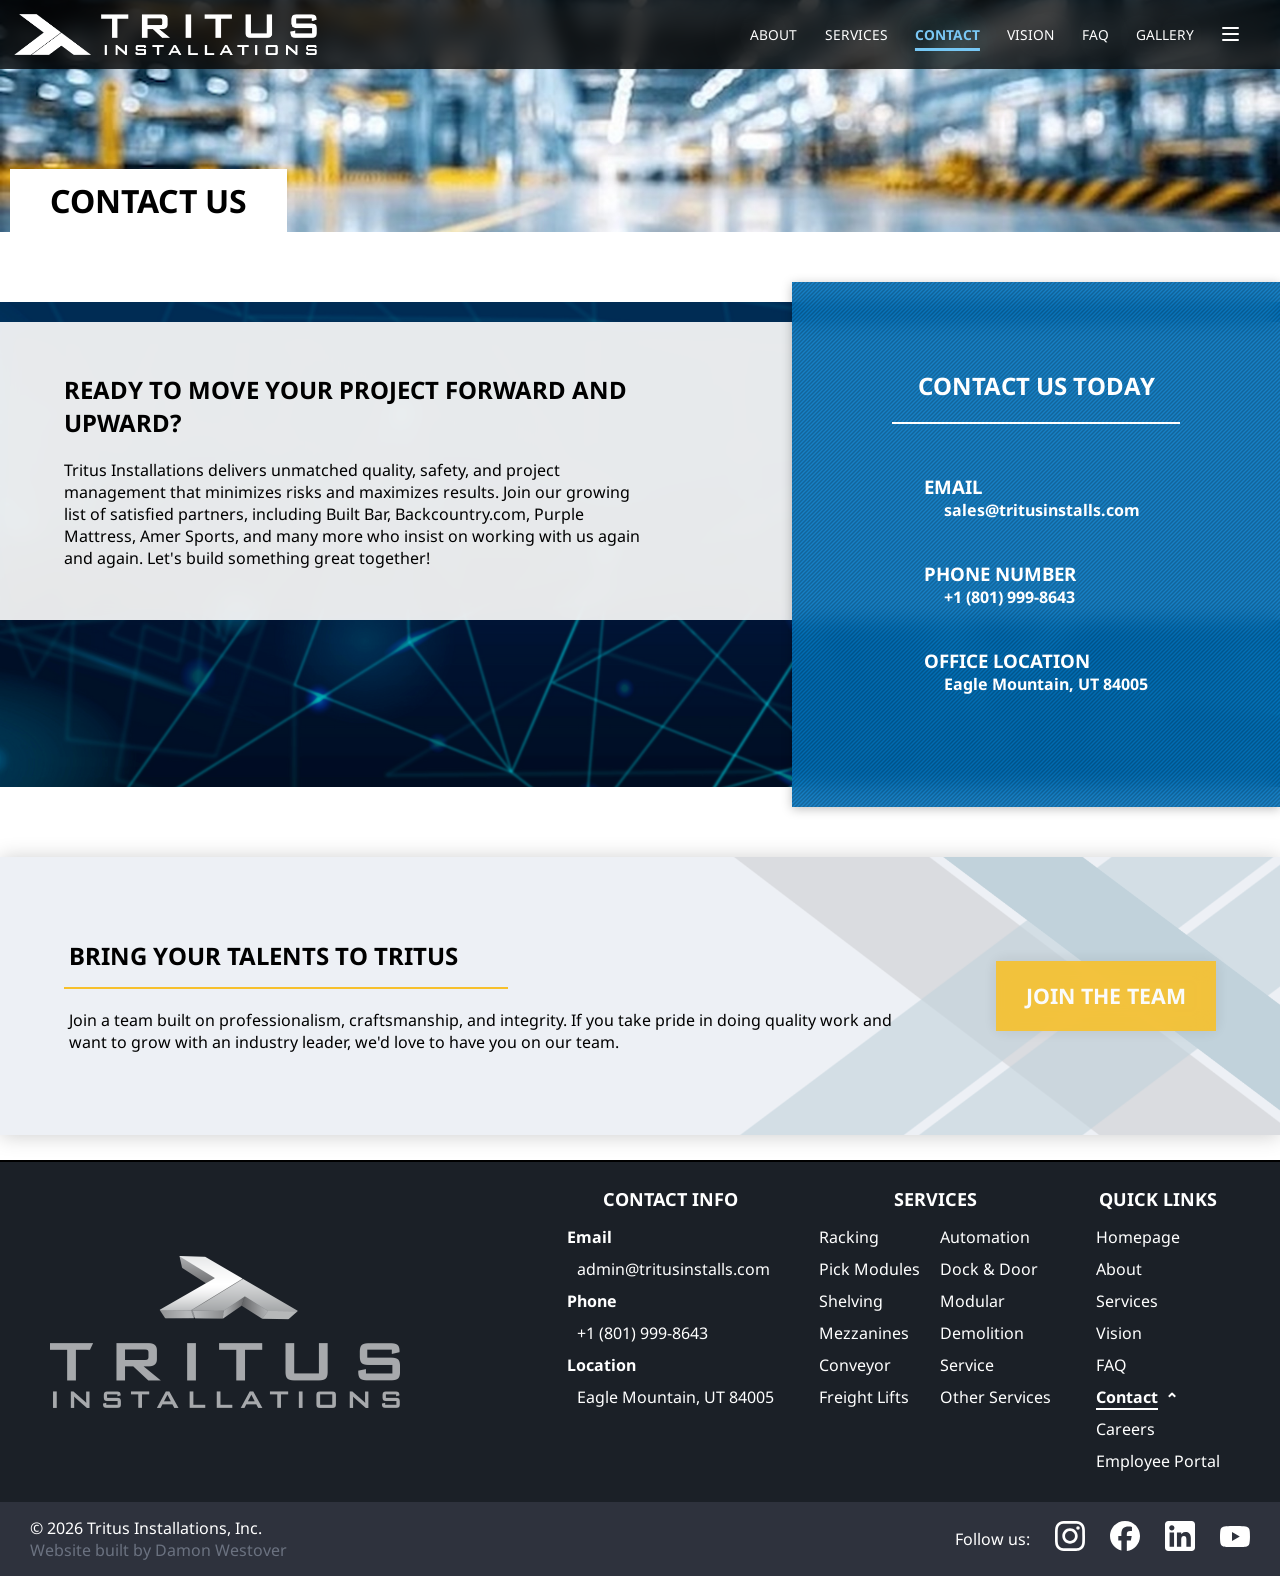
<file: contact/index.html>
<!DOCTYPE html><html lang="en"><head><meta charSet="utf-8"/><meta name="viewport" content="width=device-width, initial-scale=1"/><link rel="preload" href="/images/logo/logo-emblem-abg-white-2d.png" as="image"/><link rel="preload" href="/images/logo/logo-text-abg-white-aa.png" as="image"/><link rel="preload" as="script" fetchPriority="low" href="/_next/static/chunks/0kp-1_7hrmowm.js"/><script src="/_next/static/chunks/1rwcme-qb-33-.js" async=""></script><script src="/_next/static/chunks/38l97uvwruw-r.js" async=""></script><script src="/_next/static/chunks/turbopack-1nxi8ko-0a6vu.js" async=""></script><script src="/_next/static/chunks/0fn5y2mgdw6t7.js" async="" crossorigin=""></script><script src="/_next/static/chunks/1fupfg-kgfcoi.js" async="" crossorigin=""></script><link rel="preload" href="https://fonts.googleapis.com/css2?family=Noto+Sans:ital,wght@0,100..900;1,100..900&amp;display=swap" as="style"/><link rel="preload" href="/styles/general.css?v=1.05" as="style"/><link rel="preload" href="/styles/nav.css?v=1.07" as="style"/><link rel="preload" href="/styles/not-found.css?v=1.05" as="style"/><link rel="preload" href="/styles/footer.css?v=1.05" as="style"/><link rel="preload" href="/styles/contact.css?v=1.05" as="style"/><title>Contact Us - Tritus Installations</title><meta name="description" content="Ready to start your next project? Contact Tritus Installations for professional installation and project management."/><link rel="canonical" href="https://tritusinstalls.com/contact/"/><meta property="og:title" content="Tritus Installations Contact Info"/><meta property="og:description" content="Ready to start your next project? Contact Tritus Installations for professional installation and project management."/><meta property="og:url" content="https://tritusinstalls.com/contact/"/><meta property="og:site_name" content="Tritus Installations"/><meta property="og:locale" content="en_US"/><meta property="og:image" content="https://tritusinstalls.com/images/misc/floor-blurry-stock-small-og.jpg"/><meta property="og:image:width" content="1920"/><meta property="og:image:height" content="840"/><meta property="og:image:alt" content="The blue-tinted and out-of-focus interior of an industrial building."/><meta property="og:type" content="website"/><meta name="twitter:card" content="summary_large_image"/><meta name="twitter:title" content="Tritus Installations Contact Info"/><meta name="twitter:description" content="Ready to start your next project? Contact Tritus Installations for professional installation and project management."/><meta name="twitter:image" content="https://tritusinstalls.com/images/misc/floor-blurry-stock-small-og.jpg"/><meta name="twitter:image:alt" content="The blue-tinted and out-of-focus interior of an industrial building."/><meta name="twitter:image:width" content="1920"/><meta name="twitter:image:height" content="840"/><link rel="icon" type="image/png" href="/favicon/favicon-96x96.png?v=1.05" sizes="96x96"/><link rel="icon" type="image/svg+xml" href="/favicon/favicon.svg?v=1.05"/><link rel="shortcut icon" href="/favicon/favicon.ico?v=1.05"/><link rel="apple-touch-icon" sizes="180x180" href="/favicon/apple-touch-icon.png?v=1.05"/><meta name="apple-mobile-web-app-title" content="Tritus"/><link rel="manifest" href="/favicon/site.webmanifest?v=1.05"/><link rel="icon" type="image/x-icon" href="/images/logo/favicon.ico"/><meta name="theme-color" content="var(--extra-light)" media="(prefers-color-scheme: light)"/><meta name="theme-color" content="var(--extra-dark)" media="(prefers-color-scheme: dark)"/><link rel="preconnect" href="https://fonts.googleapis.com"/><link rel="preconnect" href="https://fonts.gstatic.com" crossorigin=""/><script src="/_next/static/chunks/0cz1d0mv5g_q7.js" noModule=""></script></head><body><div hidden=""><!--$--><!--/$--></div><link rel="stylesheet" href="https://fonts.googleapis.com/css2?family=Noto+Sans:ital,wght@0,100..900;1,100..900&amp;display=swap"/><link rel="stylesheet" href="/styles/general.css?v=1.05"/><link rel="stylesheet" href="/styles/nav.css?v=1.07"/><link rel="stylesheet" href="/styles/contact.css?v=1.05"/><link rel="stylesheet" href="/styles/footer.css?v=1.05"/><script type="application/ld+json">{"@context":"https://schema.org","@graph":[{"@type":"Organization","@id":"https://tritusinstalls.com/#organization","name":"Tritus Installations, Inc.","description":"Professional material handling installation, project management, and turnkey warehouse solutions since 2003.","founder":{"@type":"Person","@id":"https://tritusinstalls.com/#founder","name":"Brant Westover","email":"brantw@tritusinstalls.com","knowslanguage":[{"@type":"Language","name":"English","alternateName":"en"},{"@type":"Language","name":"Spanish","alternateName":"es"}]},"knowslanguage":[{"@type":"Language","name":"English","alternateName":"en"},{"@type":"Language","name":"Spanish","alternateName":"es"}],"owner":{"@id":"https://tritusinstalls.com/#founder"},"contactPoint":[{"@type":"ContactPoint","contactType":"Administration","email":"admin@tritusinstalls.com"},{"@type":"ContactPoint","contactType":"Sales","email":"sales@tritusinstalls.com"},{"@type":"ContactPoint","contactType":"Careers","email":"jobs@tritusinstalls.com"}],"url":"https://tritusinstalls.com/","telephone":"+1-801-999-8643","logo":"https://tritusinstalls.com/images/logo/logo-full-abg.png","slogan":"Forward and Upward","sameAs":["https://www.facebook.com/TritusInstallations/","https://www.yelp.com/biz/tritus-installations-eagle-mountain","https://instagram.com/dream_warehouse_insider"]},{"@type":"WebSite","@id":"https://tritusinstalls.com/#website","name":"Tritus Installations, Inc.","url":"https://tritusinstalls.com/","creator":{"@type":"Person","name":"Damon Westover"},"publisher":{"@id":"https://tritusinstalls.com/#organization"}},{"@type":"ContactPage","@id":"https://tritusinstalls.com/#contactpage","name":"Contact Tritus Installations","url":"https://tritusinstalls.com/contact","isPartOf":{"@id":"https://tritusinstalls.com/#website"},"about":{"@id":"https://tritusinstalls.com/#organization"}}]}</script><nav class="nav-bar"><div class="logo-wrapper"><a class="logo-hl" href="/"><img src="/images/logo/logo-emblem-abg-white-2d.png" class="logo-emblem" alt="Tritus Installations logo."/><img src="/images/logo/logo-text-abg-white-aa.png" class="logo-text" alt=""/></a></div><div class="nav-wrapper"><a href="/about/" class="nav-prio-4">About</a><a href="/services/" class="nav-prio-2">Services</a><a href="#" class="current-page nav-prio-1" title="Scroll to top">Contact</a><a href="/vision/" class="nav-prio-5">Vision</a><a href="/faq/" class="nav-prio-3">FAQ</a><a href="https://instagram.com/dream_warehouse_insider/" target="_blank" class="nav-prio-6">Gallery</a><button type="button" class="nav-menu-button" aria-expanded="false" aria-haspopup="dialog" aria-label="Open menu"><span class="nav-menu-bars" aria-hidden="true"><span></span><span></span><span></span></span></button></div></nav><main class="page-wrapper"><header class="page-header"><h1>Contact Us</h1></header><section id="contact"><div id="contact-grid-wrapper"><div id="contact-desc-wrapper"><h2>Ready to move your project forward and upward?</h2><p>Tritus Installations delivers unmatched quality, safety, and project management that minimizes risks and maximizes results. Join our growing list of satisfied partners, including Built Bar, Backcountry.com, Purple Mattress, Amer Sports, and many more who insist on working with us again and again. Let&#x27;s build something great together!</p></div><div id="contact-img-wrapper"><img loading="lazy" src="/images/misc/futuristic-digital-grid.avif"/></div><div id="contact-info-wrapper"><h2>Contact Us Today</h2><div id="contact-info-list-wrapper"><h3>Email</h3><a href="mailto:brantw@tritusinstalls.com" id="contact-email">sales@tritusinstalls.com</a><h3>Phone Number</h3><a href="tel:+18019998643">+1 (801) 999-8643</a><h3>Office Location</h3><span>Eagle Mountain, UT 84005</span></div></div></div></section><section class="contact-banner-container"><div class="contact-banner-text-wrapper"><h2 style="border-bottom:2px solid var(--yellow)">Bring your talents to Tritus</h2><p>Join a team built on professionalism, craftsmanship, and integrity. If you take pride in doing quality work and want to grow with an industry leader, we&#x27;d love to have you on our team.</p></div><a href="/careers/" class="hl-button" title="Contact Us" style="background-color:var(--yellow)">Join the team</a></section></main><footer><div id="main-footer-content"><div id="footer-logo-wrapper"><img loading="lazy" src="/images/logo/logo-full-abg.png" alt="Gray Tritus logo, including a 3D emblem and sharp text."/></div><nav class="footer-nav"><div class="footer-col"><h3><a href="/contact/">Contact Info</a></h3><header class="footer-item">Email</header><a href="mailto:admin@tritusinstalls.com" class="indent-footer footer-item">admin@tritusinstalls.com</a><header class="footer-item">Phone</header><a href="tel:+18019998643" class="indent-footer footer-item">+1 (801) 999-8643</a><header class="footer-item">Location</header><span class="indent-footer footer-item">Eagle Mountain, UT 84005</span></div><div class="footer-col"><h3><a href="/services/" style="width:100%;text-align:center">Services</a></h3><div class="footer-multi-col-container"><div class="footer-col"><a href="/services#racking" class="footer-item">Racking</a><a href="/services#pick-modules" class="footer-item">Pick Modules</a><a href="/services#shelving" class="footer-item">Shelving</a><a href="/services#mezzanines" class="footer-item">Mezzanines</a><a href="/services#conveyor" class="footer-item">Conveyor</a><a href="/services#freight-lifts" class="footer-item">Freight Lifts</a></div><div class="footer-col"><a href="/services#automation" class="footer-item">Automation</a><a href="/services#dock-and-door" class="footer-item">Dock &amp; Door</a><a href="/services#modular" class="footer-item">Modular</a><a href="/services#demolition" class="footer-item">Demolition</a><a href="/services#service" class="footer-item">Service</a><a href="/services#others" class="footer-item">Other Services</a></div></div></div><div class="footer-col"><h3>Quick links</h3><a href="/" class="footer-item">Homepage</a><a href="/about/" class="footer-item">About</a><a href="/services/" class="footer-item">Services</a><a href="/vision/" class="footer-item">Vision</a><a href="/faq/" class="footer-item">FAQ</a><a href="#" class="footer-item current-page-footer" title="Scroll to top">Contact</a><a href="/careers/" class="footer-item">Careers</a><a href="https://app.tritusinstalls.com/portal" class="footer-item">Employee Portal</a></div></nav></div><div id="bottom-footer-content"><div id="bottom-footer-text"><div>© 2026 Tritus Installations, Inc.</div><div id="web-dev-cred">Website built by Damon Westover</div></div><div id="social-media-link-container"><span id="sm-text">Follow us:</span><a href="https://instagram.com/dream_warehouse_insider" target="_blank" class="sm-link"><svg xmlns="http://www.w3.org/2000/svg" viewBox="0 0 1000 1000"><path class="sm-svg-path" d="M295.42,6c-53.2,2.51-89.53,11-121.29,23.48-32.87,12.81-60.73,30-88.45,57.82S40.89,143,28.17,175.92c-12.31,31.83-20.65,68.19-23,121.42S2.3,367.68,2.56,503.46,3.42,656.26,6,709.6c2.54,53.19,11,89.51,23.48,121.28,12.83,32.87,30,60.72,57.83,88.45S143,964.09,176,976.83c31.8,12.29,68.17,20.67,121.39,23s70.35,2.87,206.09,2.61,152.83-.86,206.16-3.39S799.1,988,830.88,975.58c32.87-12.86,60.74-30,88.45-57.84S964.1,862,976.81,829.06c12.32-31.8,20.69-68.17,23-121.35,2.33-53.37,2.88-70.41,2.62-206.17s-.87-152.78-3.4-206.1-11-89.53-23.47-121.32c-12.85-32.87-30-60.7-57.82-88.45S862,40.87,829.07,28.19c-31.82-12.31-68.17-20.7-121.39-23S637.33,2.3,501.54,2.56,348.75,3.4,295.42,6m5.84,903.88c-48.75-2.12-75.22-10.22-92.86-17-23.36-9-40-19.88-57.58-37.29s-28.38-34.11-37.5-57.42c-6.85-17.64-15.1-44.08-17.38-92.83-2.48-52.69-3-68.51-3.29-202s.22-149.29,2.53-202c2.08-48.71,10.23-75.21,17-92.84,9-23.39,19.84-40,37.29-57.57s34.1-28.39,57.43-37.51c17.62-6.88,44.06-15.06,92.79-17.38,52.73-2.5,68.53-3,202-3.29s149.31.21,202.06,2.53c48.71,2.12,75.22,10.19,92.83,17,23.37,9,40,19.81,57.57,37.29s28.4,34.07,37.52,57.45c6.89,17.57,15.07,44,17.37,92.76,2.51,52.73,3.08,68.54,3.32,202s-.23,149.31-2.54,202c-2.13,48.75-10.21,75.23-17,92.89-9,23.35-19.85,40-37.31,57.56s-34.09,28.38-57.43,37.5c-17.6,6.87-44.07,15.07-92.76,17.39-52.73,2.48-68.53,3-202.05,3.29s-149.27-.25-202-2.53m407.6-674.61a60,60,0,1,0,59.88-60.1,60,60,0,0,0-59.88,60.1M245.77,503c.28,141.8,115.44,256.49,257.21,256.22S759.52,643.8,759.25,502,643.79,245.48,502,245.76,245.5,361.22,245.77,503m90.06-.18a166.67,166.67,0,1,1,167,166.34,166.65,166.65,0,0,1-167-166.34" transform="translate(-2.5 -2.5)"></path></svg></a><a href="https://facebook.com/tritusinstallations" target="_blank" class="sm-link"><svg xmlns="http://www.w3.org/2000/svg" viewBox="0 0 500 500"><g><path class="sm-svg-path" d="M500,250C500,111.93,388.07,0,250,0S0,111.93,0,250c0,117.24,80.72,215.62,189.61,242.64v-166.24h-51.55v-76.4h51.55v-32.92c0-85.09,38.51-124.53,122.05-124.53,15.84,0,43.17,3.11,54.35,6.21v69.25c-5.9-.62-16.15-.93-28.88-.93-40.99,0-56.83,15.53-56.83,55.9v27.02h81.66l-14.03,76.4h-67.63v171.77c123.79-14.95,219.71-120.35,219.71-248.17Z"></path><path style="fill:none" d="M347.92,326.4l14.03-76.4h-81.66v-27.02c0-40.37,15.84-55.9,56.83-55.9,12.73,0,22.98.31,28.88.93v-69.25c-11.18-3.11-38.51-6.21-54.35-6.21-83.54,0-122.05,39.44-122.05,124.53v32.92h-51.55v76.4h51.55v166.24c19.34,4.8,39.57,7.36,60.39,7.36,10.25,0,20.36-.63,30.29-1.83v-171.77h67.63Z"></path></g></svg></a><a href="https://linkedin.com/in/brant-westover-67041a8a" target="_blank" class="sm-link"><svg xmlns="http://www.w3.org/2000/svg" viewBox="0 0 72 72"><g fill="none" fill-rule="evenodd"><path class="sm-svg-path" d="M8,72 L64,72 C68.418278,72 72,68.418278 72,64 L72,8 C72,3.581722 68.418278,-8.11624501e-16 64,0 L8,0 C3.581722,8.11624501e-16 -5.41083001e-16,3.581722 0,8 L0,64 C5.41083001e-16,68.418278 3.581722,72 8,72 Z"></path><path style="fill:var(--dark-gray)" d="M62,62 L51.315625,62 L51.315625,43.8021149 C51.315625,38.8127542 49.4197917,36.0245323 45.4707031,36.0245323 C41.1746094,36.0245323 38.9300781,38.9261103 38.9300781,43.8021149 L38.9300781,62 L28.6333333,62 L28.6333333,27.3333333 L38.9300781,27.3333333 L38.9300781,32.0029283 C38.9300781,32.0029283 42.0260417,26.2742151 49.3825521,26.2742151 C56.7356771,26.2742151 62,30.7644705 62,40.051212 L62,62 Z M16.349349,22.7940133 C12.8420573,22.7940133 10,19.9296567 10,16.3970067 C10,12.8643566 12.8420573,10 16.349349,10 C19.8566406,10 22.6970052,12.8643566 22.6970052,16.3970067 C22.6970052,19.9296567 19.8566406,22.7940133 16.349349,22.7940133 Z M11.0325521,62 L21.769401,62 L21.769401,27.3333333 L11.0325521,27.3333333 L11.0325521,62 Z" fill="#FFF"></path></g></svg></a><a href="https://youtube.com/channel/UCSJaK8h8N8JirPNTgfXNDTQ" target="_blank" class="sm-link"><svg xmlns="http://www.w3.org/2000/svg" viewBox="0 0 396.53 277.78"><path class="sm-svg-path" d="M388.13,43.45c-4.64-17.09-17.67-30.41-35.05-35.05C322.38,0,198.12,0,198.12,0c0,0-123.97,0-154.67,8.4C26.36,13.03,13.03,26.36,8.11,43.45,0,74.15,0,138.74,0,138.74c0,0,0,64.59,8.11,95.59,4.92,16.8,18.25,30.41,35.34,35.05,30.7,8.4,154.67,8.4,154.67,8.4,0,0,124.26,0,154.96-8.4,17.38-4.63,30.41-18.25,35.05-35.05,8.4-30.99,8.4-95.59,8.4-95.59,0,0,0-64.59-8.4-95.29ZM158.73,198.41v-119.05l102.83,59.38-102.83,59.67Z"></path></svg></a></div></div></footer><!--$--><!--/$--><script src="/_next/static/chunks/0kp-1_7hrmowm.js" id="_R_" async=""></script><script>(self.__next_f=self.__next_f||[]).push([0])</script><script>self.__next_f.push([1,"1:\"$Sreact.fragment\"\n2:I[43289,[\"/_next/static/chunks/0fn5y2mgdw6t7.js\"],\"default\"]\n3:I[73101,[\"/_next/static/chunks/0fn5y2mgdw6t7.js\"],\"default\"]\n4:I[5954,[\"/_next/static/chunks/0fn5y2mgdw6t7.js\",\"/_next/static/chunks/1fupfg-kgfcoi.js\"],\"default\"]\n5:I[558,[\"/_next/static/chunks/0fn5y2mgdw6t7.js\",\"/_next/static/chunks/1fupfg-kgfcoi.js\"],\"default\"]\n11:I[69338,[\"/_next/static/chunks/0fn5y2mgdw6t7.js\"],\"default\",1]\n:HL[\"https://fonts.googleapis.com/css2?family=Noto+Sans:ital,wght@0,100..900;1,100..900\u0026display=swap\",\"style\"]\n:HL[\"/styles/general.css?v=1.05\",\"style\"]\n:HL[\"/styles/nav.css?v=1.07\",\"style\"]\n:HL[\"/styles/not-found.css?v=1.05\",\"style\"]\n:HL[\"/styles/footer.css?v=1.05\",\"style\"]\n:HL[\"/images/logo/logo-emblem-abg-white-2d.png\",\"image\"]\n:HL[\"/images/logo/logo-text-abg-white-aa.png\",\"image\"]\nf:X\n0:{\"P\":null,\"c\":[\"\",\"contact\",\"\"],\"q\":\"\",\"i\":false,\"f\":[[[\"\",{\"children\":[\"contact\",{\"children\":[\"__PAGE__\",{},\"$undefined\",\"$undefined\",4608]},\"$undefined\",\"$undefined\",4608]},\"$undefined\",\"$undefined\",4624],[[\"$\",\"$1\",\"c\",{\"children\":[[[\"$\",\"script\",\"script-0\",{\"src\":\"/_next/static/chunks/0fn5y2mgdw6t7.js\",\"async\":true,\"nonce\":\"$undefined\"}]],[\"$\",\"html\",null,{\"lang\":\"en\",\"children\":[\"$\",\"body\",null,{\"children\":[[\"$\",\"link\",null,{\"rel\":\"icon\",\"type\":\"image/png\",\"href\":\"/favicon/favicon-96x96.png?v=1.05\",\"sizes\":\"96x96\"}],[\"$\",\"link\",null,{\"rel\":\"icon\",\"type\":\"image/svg+xml\",\"href\":\"/favicon/favicon.svg?v=1.05\"}],[\"$\",\"link\",null,{\"rel\":\"shortcut icon\",\"href\":\"/favicon/favicon.ico?v=1.05\"}],[\"$\",\"link\",null,{\"rel\":\"apple-touch-icon\",\"sizes\":\"180x180\",\"href\":\"/favicon/apple-touch-icon.png?v=1.05\"}],[\"$\",\"meta\",null,{\"name\":\"apple-mobile-web-app-title\",\"content\":\"Tritus\"}],[\"$\",\"link\",null,{\"rel\":\"manifest\",\"href\":\"/favicon/site.webmanifest?v=1.05\"}],[\"$\",\"link\",null,{\"rel\":\"icon\",\"type\":\"image/x-icon\",\"href\":\"/images/logo/favicon.ico\"}],[\"$\",\"meta\",null,{\"name\":\"theme-color\",\"content\":\"var(--extra-light)\",\"media\":\"(prefers-color-scheme: light)\"}],[\"$\",\"meta\",null,{\"name\":\"theme-color\",\"content\":\"var(--extra-dark)\",\"media\":\"(prefers-color-scheme: dark)\"}],[\"$\",\"link\",null,{\"rel\":\"preconnect\",\"href\":\"https://fonts.googleapis.com\"}],[\"$\",\"link\",null,{\"rel\":\"preconnect\",\"href\":\"https://fonts.gstatic.com\",\"crossOrigin\":\"\"}],[\"$\",\"link\",null,{\"rel\":\"stylesheet\",\"href\":\"https://fonts.googleapis.com/css2?family=Noto+Sans:ital,wght@0,100..900;1,100..900\u0026display=swap\"}],[\"$\",\"link\",null,{\"rel\":\"stylesheet\",\"href\":\"/styles/general.css?v=1.05\"}],[\"$\",\"link\",null,{\"rel\":\"stylesheet\",\"href\":\"/styles/nav.css?v=1.07\"}],[\"$\",\"$L2\",null,{\"parallelRouterKey\":\"children\",\"error\":\"$undefined\",\"errorStyles\":\"$undefined\",\"errorScripts\":\"$undefined\",\"template\":[\"$\",\"$L3\",null,{}],\"templateStyles\":\"$undefined\",\"templateScripts\":\"$undefined\",\"notFound\":[[[\"$\",\"link\",null,{\"rel\":\"stylesheet\",\"href\":\"/styles/not-found.css?v=1.05\"}],[\"$\",\"link\",null,{\"rel\":\"stylesheet\",\"href\":\"/styles/footer.css?v=1.05\"}],[\"$\",\"nav\",null,{\"className\":\"nav-bar\",\"children\":[[\"$\",\"div\",null,{\"className\":\"logo-wrapper\",\"children\":[\"$\",\"a\",null,{\"className\":\"logo-hl\",\"href\":\"/\",\"title\":\"$undefined\",\"children\":[[\"$\",\"img\",null,{\"src\":\"/images/logo/logo-emblem-abg-white-2d.png\",\"className\":\"logo-emblem\",\"alt\":\"Tritus Installations logo.\"}],[\"$\",\"img\",null,{\"src\":\"/images/logo/logo-text-abg-white-aa.png\",\"className\":\"logo-text\",\"alt\":\"\"}]]}]}],[\"$\",\"div\",null,{\"className\":\"nav-wrapper\",\"children\":[[[\"$\",\"a\",\"about\",{\"href\":\"/about/\",\"className\":\"nav-prio-4\",\"children\":\"About\"}],[\"$\",\"a\",\"services\",{\"href\":\"/services/\",\"className\":\"nav-prio-2\",\"children\":\"Services\"}],[\"$\",\"a\",\"contact\",{\"href\":\"/contact/\",\"className\":\"nav-prio-1\",\"children\":\"Contact\"}],[\"$\",\"a\",\"vision\",{\"href\":\"/vision/\",\"className\":\"nav-prio-5\",\"children\":\"Vision\"}],[\"$\",\"a\",\"faq\",{\"href\":\"/faq/\",\"className\":\"nav-prio-3\",\"children\":\"FAQ\"}]],[\"$\",\"a\",null,{\"href\":\"https://instagram.com/dream_warehouse_insider/\",\"target\":\"_blank\",\"className\":\"nav-prio-6\",\"children\":\"Gallery\"}],[\"$\",\"$L4\",null,{\"links\":[{\"key\":\"about\",\"label\":\"About\",\"href\":\"/about/\"},{\"key\":\"services\",\"label\":\"Services\",\"href\":\"/services/\"},{\"key\":\"contact\",\"label\":\"Contact\",\"href\":\"/contact/\"},{\"key\":\"vision\",\"label\":\"Vision\",\"href\":\"/vision/\"},{\"key\":\"faq\",\"label\":\"FAQ\",\"href\":\"/faq/\"},{\"key\":\"gallery\",\"label\":\"Gallery\",\"href\":\"https://instagram.com/dream_warehouse_insider/\",\"priority\":6,\"external\":true}],\"current\":\"not-found\",\"portalHref\":\"https://app.tritusinstalls.com/portal\"}],[\"$\",\"$L5\",null,{}]]}]]}],[\"$\",\"main\",null,{\"className\":\"page-wrapper\",\"children\":[\"$\",\"div\",null,{\"className\":\"error-content-wrapper\",\"children\":[[\"$\",\"header\",null,{\"className\":\"page-header\",\"children\":[\"$\",\"h1\",null,{\"children\":\"404: Page Not Found\"}]}],[\"$\",\"section\",null,{\"className\":\"not-found-content\",\"children\":[[\"$\",\"p\",null,{\"children\":\"Looks like this page took a wrong turn somewhere. The page you're looking for doesn't exist or may have moved.\"}],[\"$\",\"a\",null,{\"href\":\"/\",\"className\":\"hl-button\",\"children\":\"Return Home\"}]]}]]}]}],[\"$\",\"footer\",null,{\"children\":[[\"$\",\"div\",null,{\"id\":\"main-footer-content\",\"children\":[[\"$\",\"div\",null,{\"id\":\"footer-logo-wrapper\",\"children\":[\"$\",\"img\",null,{\"loading\":\"lazy\",\"src\":\"/images/logo/logo-full-abg.png\",\"alt\":\"Gray Tritus logo, including a 3D emblem and sharp text.\"}]}],[\"$\",\"nav\",null,{\"className\":\"footer-nav\",\"children\":[[\"$\",\"div\",null,{\"className\":\"footer-col\",\"children\":[[\"$\",\"h3\",null,{\"children\":[\"$\",\"a\",null,{\"href\":\"/contact/\",\"children\":\"Contact Info\"}]}],[\"$\",\"header\",null,{\"className\":\"footer-item\",\"children\":\"Email\"}],[\"$\",\"a\",null,{\"href\":\"mailto:admin@tritusinstalls.com\",\"className\":\"indent-footer footer-item\",\"children\":\"admin@tritusinstalls.com\"}],\"$L6\",\"$L7\",\"$L8\",\"$L9\"]}],\"$La\",\"$Lb\"]}]]}],\"$Lc\"]}]],[]],\"forbidden\":\"$undefined\",\"unauthorized\":\"$undefined\"}]]}]}]]}],{\"children\":[\"$Ld\",{\"children\":[\"$Le\",{},null,false,null]},null,false,\"$f\"]},null,false,null],\"$L10\",false]],\"m\":\"$undefined\",\"G\":[\"$11\",[]],\"S\":true,\"h\":null,\"r\":\"$undefined\",\"s\":\"$undefined\",\"a\":\"$undefined\",\"l\":\"$undefined\",\"p\":\"$undefined\",\"d\":\"$undefined\",\"b\":\"WjDsQVJhzVtp4LXxEM4xr\"}\n1c:I[73521,[\"/_next/static/chunks/0fn5y2mgdw6t7.js\"],\"ViewportBoundary\"]\n1e:I[73521,[\"/_next/static/chunks/0fn5y2mgdw6t7.js\"],\"MetadataBoundary\"]\n1f:\"$Sreact.suspense\"\n:HL[\"/styles/contact.css?v=1.05\",\"style\"]\n6:[\"$\",\"header\",null,{\"className\":\"footer-item\",\"children\":\"Phone\"}]\n7:[\"$\",\"a\",null,{\"href\":\"tel:+18019998643\",\"className\":\"indent-footer footer-item\",\"children\":\"+1 (801) 999-8643\"}]\n8:[\"$\",\"header\",null,{\"className\":\"footer-item\",\"children\":\"Location\"}]\n9:[\"$\",\"span\",null,{\"className\":\"indent-footer footer-item\",\"children\":\"Eagle Mountain, UT 84005\"}]\na:[\"$\",\"div\",null,{\"className\":\"footer-col\",\"children\":[[\"$\",\"h3\",null,{\"children\":[\"$\",\"a\",null,{\"href\":\"/services/\",\"style\":{\"width\":\"100%\",\"textAlign\":\"center\"},\"children\":\"Services\"}]}],[\"$\",\"div\",null,{\"className\":\"footer-multi-col-container\",\"children\":[[\"$\",\"div\",null,{\"className\":\"footer-col\",\"children\":[[\"$\",\"a\",null,{\"href\":\"/services#racking\",\"className\":\"footer-item\",\"children\":\"Racking\"}],[\"$\",\"a\",null,{\"href\":\"/services#pick-modules\",\"className\":\"footer-item\",\"children\":\"Pick Modules\"}],[\"$\",\"a\",null,{\"href\":\"/services#shelving\",\"className\":\"footer-item\",\"children\":\"Shelving\"}],[\"$\",\"a\",null,{\"href\":\"/services#mezzanines\",\"className\":\"footer-item\",\"children\":\"Mezzanines\"}],[\"$\",\"a\",null,{\"href\":\"/services#conveyor\",\"className\":\"footer-item\",\"children\":\"Conveyor\"}],[\"$\",\"a\",null,{\"href\":\"/services#freight-lifts\",\"className\":\"footer-item\",\"children\":\"Freight Lifts\"}]]}],[\"$\",\"div\",null,{\"className\":\"footer-col\",\"children\":[[\"$\",\"a\",null,{\"href\":\"/services#automation\",\"className\":\"footer-item\",\"children\":\"Automation\"}],[\"$\",\"a\",null,{\"href\":\"/services#dock-and-door\",\"className\":\"footer-item\",\"children\":\"Dock \u0026 Door\"}],[\"$\",\"a\",null,{\"href\":\"/services#modular\",\"className\":\"footer-item\",\"children\":\"Modular\"}],[\"$\",\"a\",null,{\"href\":\"/services#demolition\",\"className\":\"footer-item\",\"children\":\"Demolition\"}],[\"$\",\"a\",null,{\"href\":\"/services#service\",\"className\":\"footer-item\",\"children\":\"Service\"}],[\"$\",\"a\",null,{\"href\":\"/services#others\",\"className\":\"footer-item\",\"children\":\"Other Services\"}]]}]]}]]}]\nb:[\"$\",\"div\",null,{\"className\":\"footer-col\",\"children\":[[\"$\",\"h3\",null,{\"children\":\"Quick links\"}],[[\"$\",\"a\",\"home\",{\"href\":\"/\",\"className\":\"footer-item\",\"children\":\"Homepage\"}],[\"$\",\"a\",\"about\",{\"href\":\"/about/\",\"className\":\"footer-item\",\"children\":\"About\"}],[\"$\",\"a\",\"services\",{\"href\":\"/services/\",\"className\":\"footer-item\",\"children\":\"Services\"}],[\"$\",\"a\",\"vision\",{\"href\":\"/vision/\",\"className\":\"footer-item\",\"children\":\"Vision\"}],[\"$\",\"a\",\"faq\",{\"href\":\"/faq/\",\"className\":\"footer-item\",\"children\":\"FAQ\"}],[\"$\",\"a\",\"contact\",{\"href\":\"/contact/\",\"className\":\"footer-item\",\"children\":\"Contact\"}],[\"$\",\"a\",\"careers\",{\"href\":\"/careers/\",\"className\":\"footer-item\",\"children\":\"Careers\"}]],[\"$\",\"a\",null,{\"href\":\"https://app.tritusinstalls.com/portal\",\"className\":\"footer-item\",\"children\":\"Employee Portal\"}]]}]\n12:T64b,M295.42,6c-53.2,2.51-89.53,11-121.29,23.48-32.87,12.81-60.73,30-88.45,57.82S40.89,143,28.17,175.92c-12.31,31.83-20.65,68.19-23,121.42S2.3,367.68,2.56,503.46,3.42,656.26,6,709.6c2.54,53.19,11,89.51,23.48,121.28,12.83,32.87,30,60.72,57.83,88.45S143,964.09,176,976.83c31.8,12.29,68.17,20.67,121.39,23s70.35,2.87,206.09,2.61,152.83-.86,206.16-3.39S799.1,988,830.88,975.58c32.87-12.86,60.74-30,88.45-57.84S964.1,862,976.81,829.06c12.32-31.8,20.69-68.17,23-121.35,2.33-53.37,2.88-70.41,2.62-206.17s-.87-152.78-3.4-206.1-11-89.53-23.47-121.32c-12.85-32.87-30-60.7-57.82-88.45S862,40.87,829.07,28.19c-31.82-12.31-68.17-20.7-121.39-23S637.33,2.3,501.54,2.56,348.75,3.4,295.42,6m5.84,903.88c-48.75-2.12-75.22-10.22-92.86-17-23.36-9-40-19.88-57.58-37.29s-28.38-34.11-37.5-57.42c-6.85-17.64-15.1-44.08-17.38-92.83-2.48-52.69-3-68.51-3.29-202s.22-149.29,2.53-202c2.08-48.71,10.23-75.21,17-92.84,9-23.39,19.84-40,37.29-57.57s34.1-28.39,57.43-37.51c17.62-6.88,44.06-15.06,92.79-17.38,52.73-2.5,68.53-3,202-3.29s149.31.21,202.06,2.53c48.71,2.12,75.22,10.19,92.83,17,23.37,9,40,19.81,57.57,37.29s28.4,34.07,37.52,57.45c6.89,17.57,15.07,44,17.37,92.76,2.51,52.73,3.08,68.54,3.32,202s-.23,149.31-2.54,202c-2.13,48.75-10.21,75.23-17,92.89-9,23.35-19.85,40-37.31,57.56s-34.09,28.38-57.43,37.5c-17.6,6.87-44.07,15.07-92.76,17.39-52.73,2.48-68.53,3-202.05,3.29s-149.27-.25-202-2.53m407.6-674.61a60,60,0,1,0,59.88-60.1,60,60,0,0,0-59.88,60.1M245.77,503c.28,141.8,115.44,256.49,257.21,256.22S759.52,643.8,759.25,502,643.79,245.48,502,245.76,245.5,361.22,245.77,503m90.06-.18a166.67,166.67,0,1,1,167,166.34,166.65,166.65,0,0,1-167-166.34c:[\"$\",\"div\",null,{\"id\":\"bottom-footer-content\",\"children\":[[\"$\",\"div\",null,{\"id\":\"bottom-footer-text\",\"children\":[[\"$\",\"div\",null,{\"children\":\"© 2026 Tritus Installations, Inc.\"}],[\"$\",\"div\",null,{\"id\":\"web-dev-cred\",\"children\":\"Website built by Damon Westover\"}]]}],[\"$\",\"div\",null,{\"id\":\"social-media-link-container\",\"children\":[[\"$\",\"span\",null,{\"id\":\"sm-text\",\"children\":\"Follow us:\"}],[\"$\",\"a\",null,{\"href\":\"https://instagram.com/dream_warehouse_insider\",\"target\":\"_blank\",\"className\":\"sm-link\",\"children\":[\"$\",\"svg\",null,{\"xmlns\":\"http://www.w3.org/2000/svg\",\"viewBox\":\"0 0 1000 1000\",\"children\":[\"$\",\"path\",null,{\"className\":\"sm-svg-path\",\"d\":\"$12\",\"transform\":\"translate(-2.5 -2.5)\"}]}]}],[\"$\",\"a\",null,{\"href\":\"https://facebook.com/tritusinstallations\",\"target\":\"_blank\",\"className\":\"sm-link\",\"children\":[\"$\",\"svg\",null,{\"xmlns\":\"http://www.w3.org/2000/svg\",\"viewBox\":\"0 0 500 500\",\"children\":[\"$\",\"g\",null,{\"children\":[[\"$\",\"path\",null,{\"className\":\"sm-svg-path\",\"d\":\"M500,250C500,111.93,388.07,0,250,0S0,111.93,0,250c0,117.24,80.72,215.62,189.61,242.64v-166.24h-51.55v-76.4h51.55v-32.92c0-85.09,38.51-124.53,122.05-124.53,15.84,0,43.17,3.11,54.35,6.21v69.25c-5.9-.62-16.15-.93-28.88-.93-40.99,0-56.83,15.53-56.83,55.9v27.02h81.66l-14.03,76.4h-67.63v171.77c123.79-14.95,219.71-120.35,219.71-248.17Z\"}],[\"$\",\"path\",null,{\"style\":{\"fill\":\"none\"},\"d\":\"M347.92,326.4l14.03-76.4h-81.66v-27.02c0-40.37,15.84-55.9,56.83-55.9,12.73,0,22.98.31,28.88.93v-69.25c-11.18-3.11-38.51-6.21-54.35-6.21-83.54,0-122.05,39.44-122.05,124.53v32.92h-51.55v76.4h51.55v166.24c19.34,4.8,39.57,7.36,60.39,7.36,10.25,0,20.36-.63,30.29-1.83v-171.77h67.63Z\"}]]}]}]}],[\"$\",\"a\",null,{\"href\":\"https://linkedin.com/in/brant-westover-67041a8a\",\"target\":\"_blank\",\"className\":\"sm-link\",\"children\":[\"$\",\"svg\",null,{\"xmlns\":\"http://www.w3.org/2000/svg\",\"viewBox\":\"0 0 72 72\",\"children\":[\"$\",\"g\",null,{\"fill\":\"none\",\"fillRule\":\"evenodd\",\"children\":[[\"$\",\"path\",null,{\"className\":\"sm-svg-path\",\"d\":\"M8,72 L64,72 C68.418278,72 72,68.418278 72,64 L72,8 C72,3.581722 68.418278,-8.11624501e-16 64,0 L8,0 C3.581722,8.11624501e-16 -5.41083001e-16,3.581722 0,8 L0,64 C5.41083001e-16,68.418278 3.581722,72 8,72 Z\"}],\"$L13\"]}]}]}],\"$L14\"]}]]}]\nd:[\"$\",\"$1\",\"c\",{\"children\":[null,[\"$\",\"$L2\",null,{\"parallelRouterKey\":\"children\",\"error\":\"$undefined\",\"errorStyles\":\"$undefined\",\"errorScripts\":\"$undefined\",\"template\":[\"$\",\"$L3\",null,{}],\"templateStyles\":\"$undefined\",\"templateScripts\":\"$undefined\",\"notFound\":\"$undefined\",\"forbidden\":\"$undefined\",\"unauthorized\":\"$undefined\"}]]}]\n15:T748,{\"@context\":\"https://schema.org\",\"@graph\":[{\"@type\":\"Organization\",\"@id\":\"https://tritusinstalls.com/#organization\",\"name\":\"Tritus Installations, Inc.\",\"description\":\"Professional material handling installation, project management, and turnkey warehouse solutions since 2003.\",\"founder\":{\"@type\":\"Person\",\"@id\":\"https://tritusinstalls.com/#founder\",\"name\":\"Brant Westover\",\"email\":\"brantw@tritusinstalls.com\",\"knowslanguage\":[{\"@type\":\"Language\",\"name\":\"English\",\"alternateName\":\"en\"},{\"@type\":\"Language\",\"name\":\"Spanish\",\"alternateName\":\"es\"}]},\"knowslanguage\":[{\"@type\":\"Language\",\"name\":\"English\",\"alternateName\":\"en\"},{\"@type\":\"Language\",\"name\":\"Spanish\",\"alternateName\":\"es\"}],\"owner\":{\"@id\":\"https://tritusinstalls.com/#founder\"},\"contactPoint\":[{\"@type\":\"ContactPoint\",\"contactType\":\"Administration\",\"email\":\"admin@tritusinstalls.com\"},{\"@type\":\"ContactPoint\",\"contactType\":\"Sales\",\"email\":\"sales@tritusinstalls.com\"},{\"@type\":\"ContactPoint\",\"contactType\":\"Careers\",\"email\":\"jobs@tritusinstalls.com\"}],\"url\":\"https://tritusinstalls.com/\",\"telephone\":\"+1-801-999-8643\",\"logo\":\"https://tritusinstalls.com/images/logo/logo-full-abg.png\",\"slogan\":\"Forward and Upward\",\"sameAs\":[\"https://www.facebook.com/TritusInstallations/\",\"https://www.yelp.com/biz/tritus-installations-eagle-mountain\",\"https://instagram.com/dream_warehouse_insider\"]},{\"@type\":\"WebSite\",\"@id\":\"https://tritusinstalls.com/#website\",\"name\":\"Tritus Installations, Inc.\",\"url\":\"https://tritusinstalls.com/\",\"creator\":{\"@type\":\"Person\",\"name\":\"Damon Westover\"},\"publisher\":{\"@id\":\"https://tritusinstalls.com/#organization\"}},{\"@type\":\"ContactPage\",\"@id\":\"https://tritusinstalls.com/#contactpage\",\"name\":\"Contact Tritus Installations\",\"url\":\"https://tritusinstalls.com/contact\",\"isPartOf\":{\"@id\":\"https://tritusinstalls.com/#website\"},\"about\":{\"@id\":\"https://tritusinstalls.com/#organization\"}}]}e:[\"$\",\"$1\",\"c\",{\"children\":[[[\"$\",\"link\",null,{\"rel\":\"stylesheet\",\"href\":\"/styles/contact.css?v=1.05\"}],[\"$\",\"link\",null,{\"rel\":\"stylesheet\",\"href\":\"/styles/footer.css?v=1.05\"}],[\"$\",\"script\",null,{\"type\":\"application/ld+json\",\"dangerouslySetInnerHTML\":{\"__html\":\"$15\"}}],[\"$\",\"nav\",null,{\"className\":\"nav-bar\",\"children\":[[\"$\",\"div\",null,{\"className\":\"logo-wrapper\",\"children\":[\"$\",\"a\",null,{\"className\":\"logo-hl\",\"href\":\"/\",\"title\":\"$undefined\",\"children\":[[\"$\",\"img\",null,{\"src\":\"/images/logo/logo-emblem-abg-white-2d.png\",\"className\":\"logo-emblem\",\"alt\":\"Tritus Installations logo.\"}],[\"$\",\"img\",null,{\"src\":\"/images/logo/logo-text-abg-white-aa.png\",\"className\":\"logo-text\",\"alt\":\"\"}]]}]}],[\"$\",\"div\",null,{\"className\":\"nav-wrapper\",\"children\":[[[\"$\",\"a\",\"about\",{\"href\":\"/about/\",\"className\":\"nav-prio-4\",\"children\":\"About\"}],[\"$\",\"a\",\"services\",{\"href\":\"/services/\",\"className\":\"nav-prio-2\",\"children\":\"Services\"}],[\"$\",\"a\",\"contact\",{\"href\":\"#\",\"className\":\"current-page nav-prio-1\",\"title\":\"Scroll to top\",\"children\":\"Contact\"}],[\"$\",\"a\",\"vision\",{\"href\":\"/vision/\",\"className\":\"nav-prio-5\",\"children\":\"Vision\"}],[\"$\",\"a\",\"faq\",{\"href\":\"/faq/\",\"className\":\"nav-prio-3\",\"children\":\"FAQ\"}]],[\"$\",\"a\",null,{\"href\":\"https://instagram.com/dream_warehouse_insider/\",\"target\":\"_blank\",\"className\":\"nav-prio-6\",\"children\":\"Gallery\"}],[\"$\",\"$L4\",null,{\"links\":\"$0:f:0:1:0:props:children:1:props:children:props:children:14:props:notFound:0:2:props:children:1:props:children:2:props:links\",\"current\":\"contact\",\"portalHref\":\"https://app.tritusinstalls.com/portal\"}],[\"$\",\"$L5\",null,{}]]}]]}],[\"$\",\"main\",null,{\"className\":\"page-wrapper\",\"children\":[[\"$\",\"header\",null,{\"className\":\"page-header\",\"children\":[\"$\",\"h1\",null,{\"children\":\"Contact Us\"}]}],[\"$\",\"section\",null,{\"id\":\"contact\",\"children\":[\"$\",\"div\",null,{\"id\":\"contact-grid-wrapper\",\"children\":[[\"$\",\"div\",null,{\"id\":\"contact-desc-wrapper\",\"children\":[[\"$\",\"h2\",null,{\"children\":\"Ready to move your project forward and upward?\"}],[\"$\",\"p\",null,{\"children\":\"Tritus Installations delivers unmatched quality, safety, and project management that minimizes risks and maximizes results. Join our growing list of satisfied partners, including Built Bar, Backcountry.com, Purple Mattress, Amer Sports, and many more who insist on working with us again and again. Let's build something great together!\"}]]}],\"$L16\",\"$L17\"]}]}],\"$L18\"]}],\"$L19\"],[\"$L1a\"],\"$L1b\"]}]\n10:[\"$\",\"$1\",\"h\",{\"children\":[null,[\"$\",\"$L1c\",null,{\"children\":\"$L1d\"}],[\"$\",\"div\",null,{\"hidden\":true,\"children\":[\"$\",\"$L1e\",null,{\"children\":[\"$\",\"$1f\",null,{\"name\":\"Next.Metadata\",\"children\":\"$L20\"}]}]}],null]}]\n25:I[73521,[\"/_next/static/chunks/0fn5y2mgdw6t7.js\"],\"OutletBoundary\"]\nf:C\n13:[\"$\",\"path\",null,{\"style\":{\"fill\":\"var(--dark-gray)\"},\"d\":\"M62,62 L51.315625,62 L51.315625,43.8021149 C51.315625,38.8127542 49.4197917,36.0245323 45.4707031,36.0245323 C41.1746094,36.0245323 38.9300781,38.9261103 38.9300781,43.8021149 L38.9300781,62 L28.6333333,62 L28.6333333,27.3333333 L38.9300781,27.3333333 L38.9300781,32.0029283 C38.9300781,32.0029283 42.0260417,26.2742151 49.3825521,26.2742151 C56.7356771,26.2742151 62,30.7644705 62,40.051212 L62,62 Z M16.349349,22.7940133 C12.8420573,22.7940133 10,19.9296567 10,16.3970067 C10,12.8643566 12.8420573,10 16.349349,10 C19.8566406,10 22.6970052,12.8643566 22.6970052,16.3970067 C22.6970052,19.9296567 19.8566406,22.7940133 16.349349,22.7940133 Z M11.0325521,62 L21.769401,62 L21.769401,27.3333333 L11.0325521,27.3333333 L11.0325521,62 Z\",\"fill\":\"#FFF\"}]\n14:[\"$\",\"a\",null,{\"href\":\"https://youtube.com/channel/UCSJaK8h8N8JirPNTgfXNDTQ\",\"target\":\"_blank\",\"className\":\"sm-link\",\"children\":[\"$\",\"svg\",null,{\"xmlns\":\"http://www.w3.org/2000/svg\",\"viewBox\":\"0 0 396.53 277.78\",\"children\":[\"$\",\"path\",null,{\"className\":\"sm-svg-path\",\"d\":\"M388.13,43.45c-4.64-17.09-17.67-30.41-35.05-35.05C322.38,0,198.12,0,198.12,0c0,0-123.97,0-154.67,8.4C26.36,13.03,13.03,26.36,8.11,43.45,0,74.15,0,138.74,0,138.74c0,0,0,64.59,8.11,95.59,4.92,16.8,18.25,30.41,35.34,35.05,30.7,8.4,154.67,8.4,154.67,8.4,0,0,124.26,0,154.96-8.4,17.38-4.63,30.41-18.25,35.05-35.05,8.4-30.99,8.4-95.59,8.4-95.59,0,0,0-64.59-8.4-95.29ZM158.73,198.41v-119.05l102.83,59.38-102.83,59.67Z\"}]}]}]\n16:[\"$\",\"div\",null,{\"id\":\"contact-img-wrapper\",\"children\":[\"$\",\"img\",null,{\"loading\":\"lazy\",\"src\":\"/images/misc/futuristic-digital-grid.avif\"}]}]\n17:[\"$\",\"div\",null,{\"id\":\"contact-info-wrapper\",\"children\":[[\"$\",\"h2\",null,{\"children\":\"Contact Us Today\"}],[\"$\",\"div\",null,{\"id\":\"contact-info-list-wrapper\",\"children\":[[\"$\",\"h3\",null,{\"children\":\"Email\"}],[\"$\",\"a\",null,{\"href\":\"mailto:brantw@tritusinstalls.com\",\"id\":\"contact-email\",\"children\":\"sales@tritusinstalls.com\"}],[\"$\",\"h3\",null,{\"children\":\"Phone Number\"}],[\"$\",\"a\",null,{\"href\":\"tel:+18019998643\",\"children\":\"+1 (801) 999-8643\"}],[\"$\",\"h3\",null,{\"children\":\"Office Location\"}],[\"$\",\"span\",null,{\"children\":\"Eagle Mountain, UT 84005\"}]]}]]}]\n18:[\"$\",\"section\",null,{\"className\":\"contact-banner-container\",\"children\":[[\"$\",\"div\",null,{\"className\":\"contact-banner-text-wrapper\",\"children\":[[\"$\",\"h2\",null,{\"style\":{\"borderBottom\":\"2px solid var(--yellow)\"},\"children\":\"Bring your talents to Tritus\"}],[\"$\",\"p\",null,{\"children\":\"Join a team built on professionalism, craftsmanship, and integrity. If you take pride in doing quality work and want to grow with an industry leader, we'd love to have you on our team.\"}]]}],[\"$\",\"a\",null,{\"href\":\"/careers/\",\"className\":\"hl-button\",\"title\":\"Contact Us\",\"style\":{\"backgroundColor\":\"var(--yellow)\"},\"children\":\"Join the team\"}]]}]\n21:T64b,M295.42,6c-53.2,2.51-89.53,11-121.29,23.48-32.87,12.81-60.73,30-88.45,57.82S40.89,143,28.17,175.92c-12.31,31.83-20.65,68.19-23,121.42S2.3,367.68,2.56,503.46,3.42,656.26,6,709.6c2.54,53.19,11,89.51,23.48,121.28,12.83,32.87,30,60.72,57.83,88.45S143,964.09,176,976.83c31.8,12.29,68.17,20.67,121.39,23s70.35,2.87,206.09,2.61,152.83-.86,206.16-3.39S799.1,988,830.88,975.58c32.87-12.86,60.74-30,88.45-57.84S964.1,862,976.81,829.06c12.32-31.8,20.69-68.17,23-121.35,2.33-53.37,2.88-70.41,2.62-206.17s-.87-152.78-3.4-206.1-11-89.53-23.47-121.32c-12.85-32.87-30-60.7-57.82-88.45S862,40.87,829.07,28.19c-31.82-12.31-68.17-20.7-121.39-23S637.33,2.3,501.54,2.56,348.75,3.4,295.42,6m5.84,903.88c-48.75-2.12-75.22-10.22-92.86-17-23.36-9-40-19.88-57.58-37.29s-28.38-34.11-37.5-57.42c-6.85-17.64-15.1-44.08-17.38-92.83-2.48-52.69-3-68.51-3.29-202s.22-149.29,2.53-202c2.08-48.71,10.23-75.21,17-92.84,9-23.39,19.84-40,37.29-57.57s34.1-28.39,57.43-37.51c17.62-6.88,44.06-15.06,92.79-17.38,52.73-2.5,68.53-3,202-3.29s149.31.21,202.06,2.53c48.71,2.12,75.22,10.19,92.83,17,23.37,9,40,19.81,57.57,37.29s28.4,34.07,37.52,57.45c6.89,17.57,15.07,44,17.37,92.76,2.51,52.73,3.08,68.54,3.32,202s-.23,149.31-2.54,202c-2.13,48.75-10.21,75.23-17,92.89-9,23.35-19.85,40-37.31,57.56s-34.09,28.38-57.43,37.5c-17.6,6.87-44.07,15.07-92.76,17.39-52.73,2.48-68.53,3-202.05,3.29s-149.27-.25-202-2.53m407.6-674.61a60,60,0,1,0,59.88-60.1,60,60,0,0,0-59.88,60.1M245.77,503c.28,141.8,115.44,256.49,257.21,256.22S759.52,643.8,759.25,502,643.79,245.48,502,245.76,245.5,361.22,245.77,503m90.06-.18a166.67,166.67,0,1,1,167,166.34,166.65,166.65,0,0,1-167-166.3419:[\"$\",\"footer\",null,{\"children\":[[\"$\",\"div\",null,{\"id\":\"main-footer-content\",\"children\":[[\"$\",\"div\",null,{\"id\":\"footer-logo-wrapper\",\"children\":[\"$\",\"img\",null,{\"loading\":\"lazy\",\"src\":\"/images/logo/logo-full-abg.png\",\"alt\":\"Gray Tritus logo, including a 3D emblem and sharp text.\"}]}],[\"$\",\"nav\",null,{\"className\":\"footer-nav\",\"children\":[[\"$\",\"div\",null,{\"className\":\"footer-col\",\"children\":[[\"$\",\"h3\",null,{\"children\":[\"$\",\"a\",null,{\"href\":\"/contact/\",\"children\":\"Contact Info\"}]}],[\"$\",\"header\",null,{\"className\":\"footer-item\",\"children\":\"Email\"}],[\"$\",\"a\",null,{\"href\":\"mailto:admin@tritusinstalls.com\",\"className\":\"indent-footer footer-item\",\"children\":\"admin@tritusinstalls.com\"}],[\"$\",\"header\",null,{\"className\":\"footer-item\",\"children\":\"Phone\"}],[\"$\",\"a\",null,{\"href\":\"tel:+18019998643\",\"className\":\"indent-footer footer-item\",\"children\":\"+1 (801) 999-8643\"}],[\"$\",\"header\",null,{\"className\":\"footer-item\",\"children\":\"Location\"}],[\"$\",\"span\",null,{\"className\":\"indent-footer footer-item\",\"children\":\"Eagle Mountain, UT 84005\"}]]}],[\"$\",\"div\",null,{\"className\":\"footer-col\",\"children\":[[\"$\",\"h3\",null,{\"children\":[\"$\",\"a\",null,{\"href\":\"/services/\",\"style\":{\"width\":\"100%\",\"textAlign\":\"center\"},\"children\":\"Services\"}]}],[\"$\",\"div\",null,{\"className\":\"footer-multi-col-container\",\"children\":[[\"$\",\"div\",null,{\"className\":\"footer-col\",\"children\":[[\"$\",\"a\",null,{\"href\":\"/services#racking\",\"className\":\"footer-item\",\"children\":\"Racking\"}],[\"$\",\"a\",null,{\"href\":\"/services#pick-modules\",\"className\":\"footer-item\",\"children\":\"Pick Modules\"}],[\"$\",\"a\",null,{\"href\":\"/services#shelving\",\"className\":\"footer-item\",\"children\":\"Shelving\"}],[\"$\",\"a\",null,{\"href\":\"/services#mezzanines\",\"className\":\"footer-item\",\"children\":\"Mezzanines\"}],[\"$\",\"a\",null,{\"href\":\"/services#conveyor\",\"className\":\"footer-item\",\"children\":\"Conveyor\"}],[\"$\",\"a\",null,{\"href\":\"/services#freight-lifts\",\"className\":\"footer-item\",\"children\":\"Freight Lifts\"}]]}],[\"$\",\"div\",null,{\"className\":\"footer-col\",\"children\":[[\"$\",\"a\",null,{\"href\":\"/services#automation\",\"className\":\"footer-item\",\"children\":\"Automation\"}],[\"$\",\"a\",null,{\"href\":\"/services#dock-and-door\",\"className\":\"footer-item\",\"children\":\"Dock \u0026 Door\"}],[\"$\",\"a\",null,{\"href\":\"/services#modular\",\"className\":\"footer-item\",\"children\":\"Modular\"}],[\"$\",\"a\",null,{\"href\":\"/services#demolition\",\"className\":\"footer-item\",\"children\":\"Demolition\"}],[\"$\",\"a\",null,{\"href\":\"/services#service\",\"className\":\"footer-item\",\"children\":\"Service\"}],[\"$\",\"a\",null,{\"href\":\"/services#others\",\"className\":\"footer-item\",\"children\":\"Other Services\"}]]}]]}]]}],[\"$\",\"div\",null,{\"className\":\"footer-col\",\"children\":[[\"$\",\"h3\",null,{\"children\":\"Quick links\"}],[[\"$\",\"a\",\"home\",{\"href\":\"/\",\"className\":\"footer-item\",\"children\":\"Homepage\"}],[\"$\",\"a\",\"about\",{\"href\":\"/about/\",\"className\":\"footer-item\",\"children\":\"About\"}],[\"$\",\"a\",\"services\",{\"href\":\"/services/\",\"className\":\"footer-item\",\"children\":\"Services\"}],[\"$\",\"a\",\"vision\",{\"href\":\"/vision/\",\"className\":\"footer-item\",\"children\":\"Vision\"}],[\"$\",\"a\",\"faq\",{\"href\":\"/faq/\",\"className\":\"footer-item\",\"children\":\"FAQ\"}],[\"$\",\"a\",\"contact\",{\"href\":\"#\",\"className\":\"footer-item current-page-footer\",\"title\":\"Scroll to top\",\"children\":\"Contact\"}],[\"$\",\"a\",\"careers\",{\"href\":\"/careers/\",\"className\":\"footer-item\",\"children\":\"Careers\"}]],[\"$\",\"a\",null,{\"href\":\"https://app.tritusinstalls.com/portal\",\"className\":\"footer-item\",\"children\":\"Employee Portal\"}]]}]]}]]}],[\"$\",\"div\",null,{\"id\":\"bottom-footer-content\",\"children\":[[\"$\",\"div\",null,{\"id\":\"bottom-footer-text\",\"children\":[[\"$\",\"div\",null,{\"children\":\"© 2026 Tritus Installations, Inc.\"}],[\"$\",\"div\",null,{\"id\":\"web-dev-cred\",\"children\":\"Website built by Damon Westover\"}]]}],[\"$\",\"div\",null,{\"id\":\"social-media-link-container\",\"children\":[[\"$\",\"span\",null,{\"id\":\"sm-text\",\"children\":\"Follow us:\"}],[\"$\",\"a\",null,{\"href\":\"https://instagram.com/dream_warehouse_insider\",\"target\":\"_blank\",\"className\":\"sm-link\",\"children\":[\"$\",\"svg\",null,{\"xmlns\":\"http://www.w3.org/2000/svg\",\"viewBox\":\"0 0 1000 1000\",\"children\":[\"$\",\"path\",null,{\"className\":\"sm-svg-path\",\"d\":\"$21\",\"transform\":\"translate(-2.5 -2.5)\"}]}]}],\"$L22\",\"$L23\",\"$L24\"]}]]}]]}]\n1a:[\"$\",\"script\",\"script-0\",{\"src\":\"/_next/static/chunks/1fupfg-kgfcoi.js\",\"async\":true,\"nonce\":\"$undefined\"}]\n1b:[\"$\",\"$L25\",null,{\"children\":[\"$\",\"$1f\",null,{\"name\":\"Next.MetadataOutlet\",\"children\":\"$@26\"}]}]\n22:[\"$\",\"a\",null,{\"href\":\"https://facebook.com/tritusinstallations\",\"target\":\"_blank\",\"className\":\"sm-link\",\"children\":[\"$\",\"svg\",null,{\"xmlns\":\"http://www.w3.org/2000/svg\",\"viewBox\":\"0 0 500 500\",\"children\":[\"$\",\"g\",null,{\"children\":[[\"$\",\"path\",null,{\"className\":\"sm-svg-path\",\"d\":\"M500,250C500,111.93,388.07,0,250,0S0,111.93,0,250c0,117.24,80.72,215.62,189.61,242.64v-166.24h-51.55v-76.4h51.55v-32.92c0-85.09,38.51-124.53,122.05-124.53,15.84,0,43.17,3.11,54.35,6.21v69.25c-5.9-.62-16.15-.93-28.88-.93-40.99,0-56.83,15.53-56.83,55.9v27.02h81.66l-14.03,76.4h-67.63v171.77c123.79-14.95,219.71-120.35,219.71-248.17Z\"}],[\"$\",\"path\",null,{\"style\":{\"fill\":\"none\"},\"d\":\"M347.92,326.4l14.03-76.4h-81.66v-27.02c0-40.37,15.84-55.9,56.83-55.9,12.73,0,22.98.31,28.88.93v-69.25c-11.18-3.11-38.51-6.21-54.35-6.21-83.54,0-122.05,39.44-122.05,124.53v32.92h-51.55v76.4h51.55v166.24c19.34,4.8,39.57,7.36,60.39,7.36,10.25,0,20.36-.63,30.29-1.83v-171.77h67.63Z\"}]]}]}]}]\n23:[\"$\",\"a\",null,{\"href\":\"https://linkedin.com/in/brant-westover-67041a8a\",\"target\":\"_blank\",\"className\":\"sm-link\",\"children\":[\"$\",\"svg\",null,{\"xmlns\":\"http://www.w3.org/2000/svg\",\"viewBox\":\"0 0 72 72\",\"children\":[\"$\",\"g\",null,{\"fill\":\"none\",\"fillRule\":\"evenodd\",\"children\":[[\"$\",\"path\",null,{\"className\":\"sm-svg-path\",\"d\":\"M8,72 L64,72 C68.418278,72 72,68.418278 72,64 L72,8 C72,3.581722 68.418278,-8.11624501e-16 64,0 L8,0 C3.581722,8.11624501e-16 -5.41083001e-16,3.581722 0,8 L0,64 C5.41083001e-16,68.418278 3.581722,72 8,72 Z\"}],[\"$\",\"path\",null,{\"style\":{\"fill\":\"var(--dark-gray)\"},\"d\":\"M62,62 L51.315625,62 L51.315625,43.8021149 C51.315625,38.8127542 49.4197917,36.0245323 45.4707031,36.0245323 C41.1746094,36.0245323 38.9300781,38.9261103 38.9300781,43.8021149 L38.9300781,62 L28.6333333,62 L28.6333333,27.3333333 L38.9300781,27.3333333 L38.9300781,32.0029283 C38.9300781,32.0029283 42.0260417,26.2742151 49.3825521,26.2742151 C56.7356771,26.2742151 62,30.7644705 62,40.051212 L62,62 Z M16.349349,22.7940133 C12.8420573,22.7940133 10,19.9296567 10,16.3970067 C10,12.8643566 12.8420573,10 16.349349,10 C19.8566406,10 22.6970052,12.8643566 22.6970052,16.3970067 C22.6970052,19.9296567 19.8566406,22.7940133 16.349349,22.7940133 Z M11.0325521,62 L21.769401,62 L21.769401,27.3333333 L11.0325521,27.3333333 L11.0325521,62 Z\",\"fill\":\"#FFF\"}]]}]}]}]\n24:[\"$\",\"a\",null,{\"href\":\"https://youtube.com/channel/UCSJaK8h8N8JirPNTgfXNDTQ\",\"target\":\"_blank\",\"className\":\"sm-link\",\"children\":[\"$\",\"svg\",null,{\"xmlns\":\"http://www.w3.org/2000/svg\",\"viewBox\":\"0 0 396.53 277.78\",\"children\":[\"$\",\"path\",null,{\"className\":\"sm-svg-path\",\"d\":\"M388.13,43.45c-4.64-17.09-17.67-30.41-35.05-35.05C322.38,0,198.12,0,198.12,0c0,0-123.97,0-154.67,8.4C26.36,13.03,13.03,26.36,8.11,43.45,0,74.15,0,138.74,0,138.74c0,0,0,64.59,8.11,95.59,4.92,16.8,18.25,30.41,35.34,35.05,30.7,8.4,154.67,8.4,154.67,8.4,0,0,124.26,0,154.96-8.4,17.38-4.63,30.41-18.25,35.05-35.05,8.4-30.99,8.4-95.59,8.4-95.59,0,0,0-64.59-8.4-95.29ZM158.73,198.41v-119.05l102.83,59.38-102.83,59.67Z\"}]}]}]\n1d:[[\"$\",\"meta\",\"0\",{\"charSet\":\"utf-8\"}],[\"$\",\"meta\",\"1\",{\"name\":\"viewport\",\"content\":\"width=device-width, initial-scale=1\"}]]\n20:[[\"$\",\"title\",\"0\",{\"children\":\"Contact Us - Tritus Installations\"}],[\"$\",\"meta\",\"1\",{\"name\":\"description\",\"content\":\"Ready to start your next project? Contact Tritus Installations for professional installation and project management.\"}],[\"$\",\"link\",\"2\",{\"rel\":\"canonical\",\"href\":\"https://tritusinstalls.com/contact/\"}],[\"$\",\"meta\",\"3\",{\"property\":\"og:title\",\"content\":\"Tritus Installations Contact Info\"}],[\"$\",\"meta\",\"4\",{\"property\":\"og:description\",\"content\":\"Ready to start your next project? Contact Tritus Installations for professional installation and project management.\"}],[\"$\",\"meta\",\"5\",{\"property\":\"og:url\",\"content\":\"https://tritusinstalls.com/contact/\"}],[\"$\",\"meta\",\"6\",{\"property\":\"og:site_name\",\"content\":\"Tritus Installations\"}],[\"$\",\"meta\",\"7\",{\"property\":\"og:locale\",\"content\":\"en_US\"}],[\"$\",\"meta\",\"8\",{\"property\":\"og:image\",\"content\":\"https://tritusinstalls.com/images/misc/floor-blurry-stock-small-og.jpg\"}],[\"$\",\"meta\",\"9\",{\"property\":\"og:image:width\",\"content\":\"1920\"}],[\"$\",\"meta\",\"10\",{\"property\":\"og:image:height\",\"content\":\"840\"}],[\"$\",\"meta\",\"11\",{\"property\":\"og:image:alt\",\"content\":\"The blue-tinted and out-of-focus interior of an industrial building.\"}],[\"$\",\"meta\",\"12\",{\"property\":\"og:type\",\"content\":\"website\"}],[\"$\",\"meta\",\"13\",{\"name\":\"twitter:card\",\"content\":\"summary_large_image\"}],[\"$\",\"meta\",\"14\",{\"name\":\"twitter:title\",\"content\":\"Tritus Installations Contact Info\"}],[\"$\",\"meta\",\"15\",{\"name\":\"twitter:description\",\"content\":\"Ready to start your next project? Contact Tritus Installations for professional installation and project management.\"}],[\"$\",\"meta\",\"16\",{\"name\":\"twitter:image\",\"content\":\"https://tritusinstalls.com/images/misc/floor-blurry-stock-small-og.jpg\"}],[\"$\",\"meta\",\"17\",{\"name\":\"twitter:image:alt\",\"content\":\"The blue-tinted and out-of-focus interior of an industrial building.\"}],[\"$\",\"meta\",\"18\",{\"name\":\"twitter:image:width\",\"content\":\"1920\"}],[\"$\",\"meta\",\"19\",{\"name\":\"twitter:image:height\",\"content\":\"840\"}]]\n26:null\n"])</script></body></html>
</file>
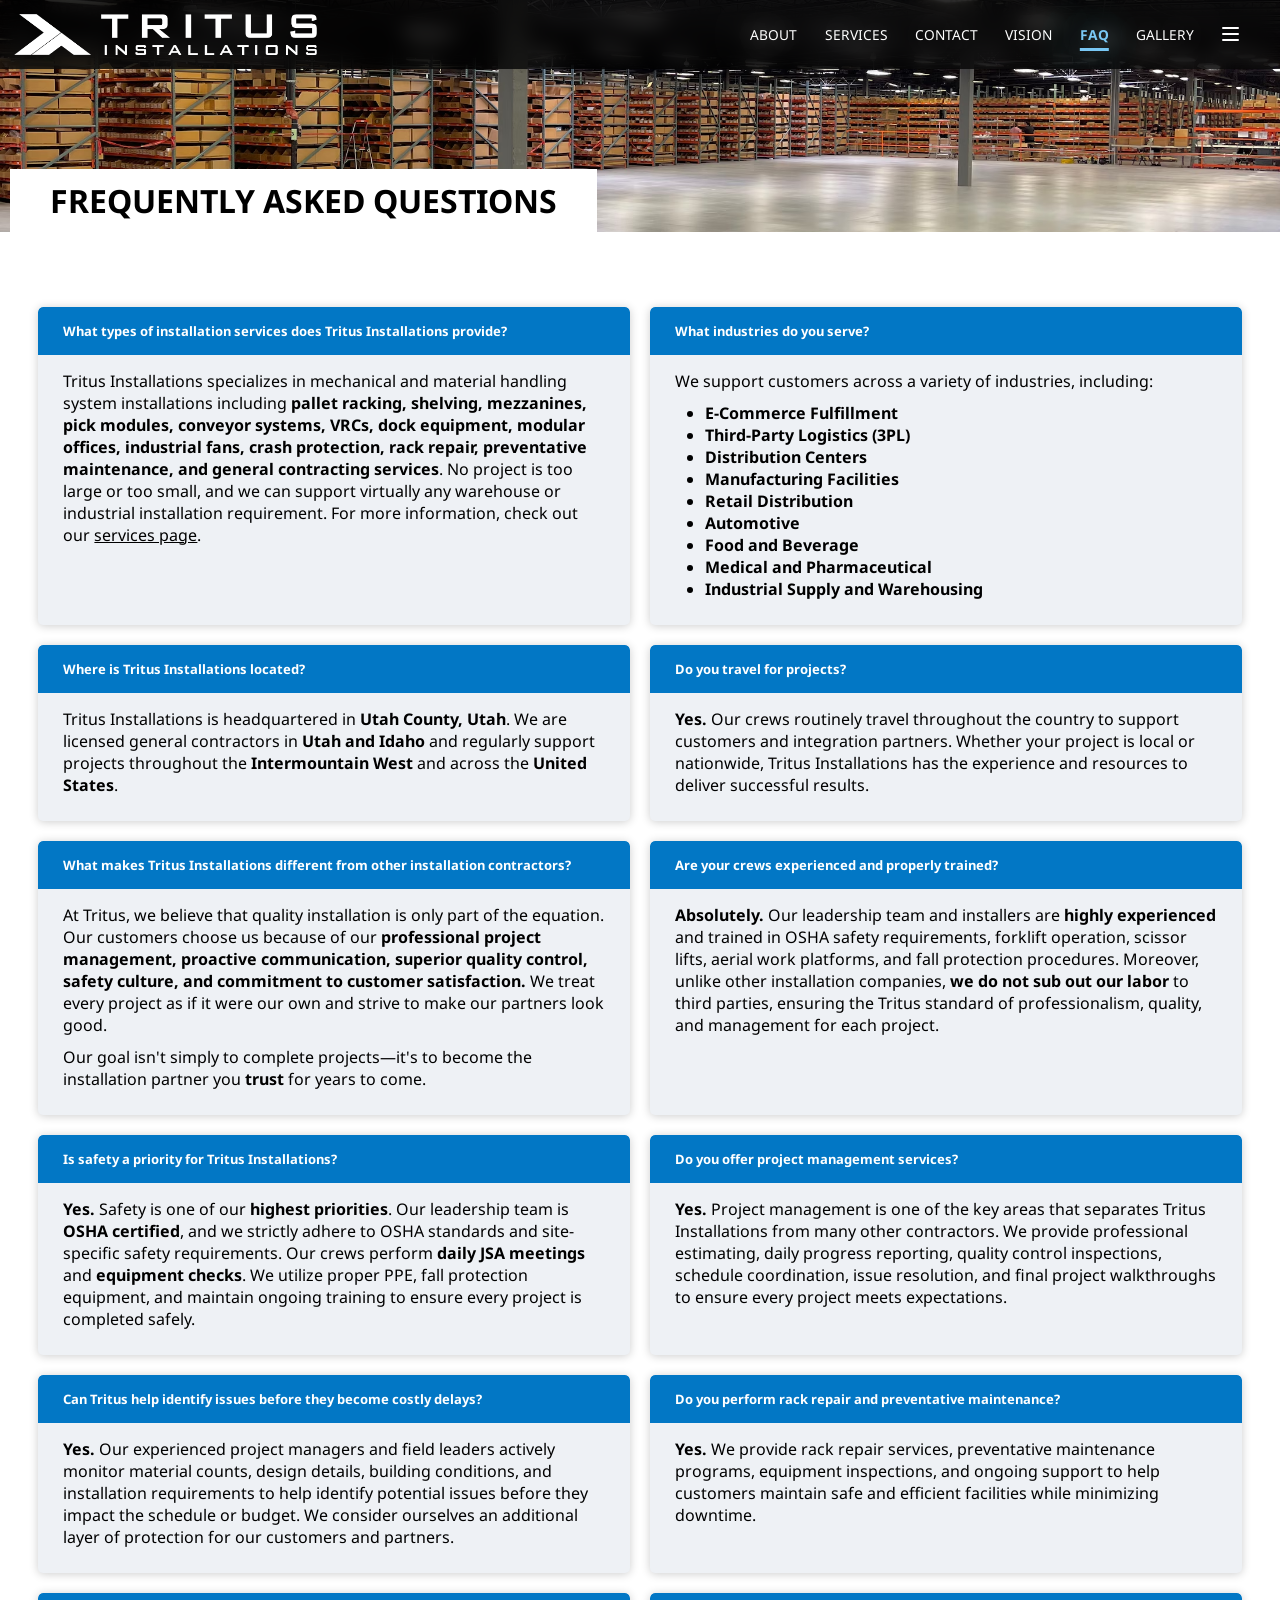
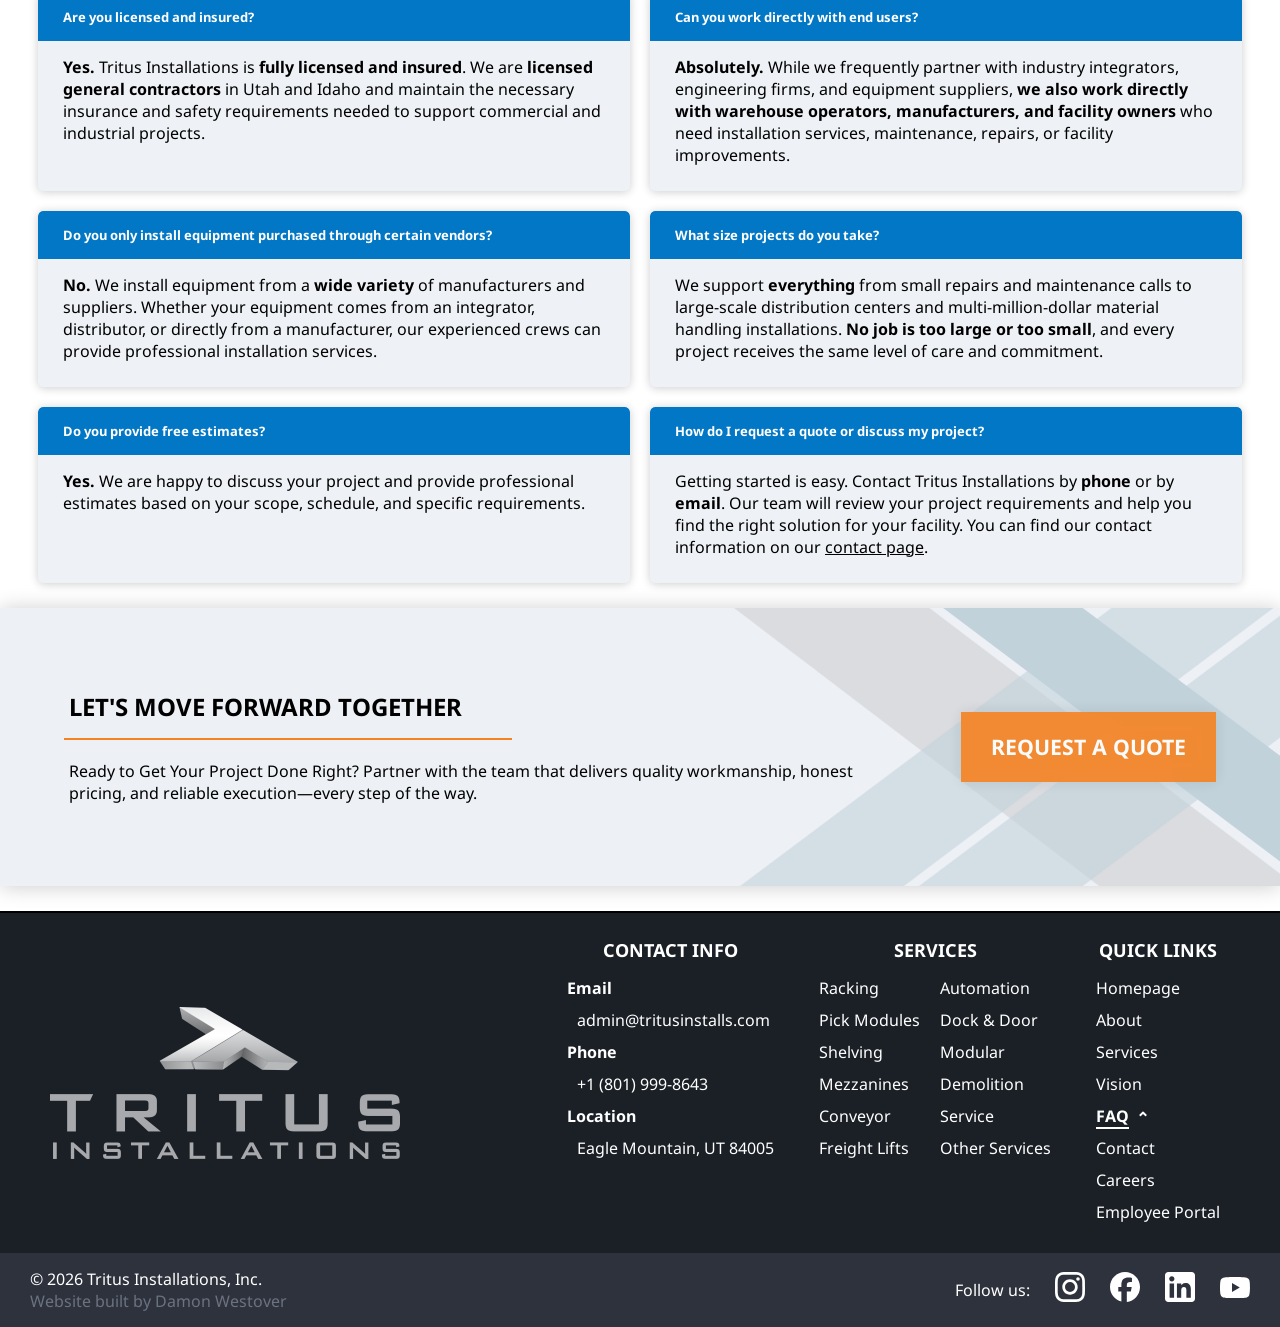
<file: faq/index.html>
<!DOCTYPE html><html lang="en"><head><meta charSet="utf-8"/><meta name="viewport" content="width=device-width, initial-scale=1"/><link rel="preload" href="/images/logo/logo-emblem-abg-white-2d.png" as="image"/><link rel="preload" href="/images/logo/logo-text-abg-white-aa.png" as="image"/><link rel="preload" as="script" fetchPriority="low" href="/_next/static/chunks/0kp-1_7hrmowm.js"/><script src="/_next/static/chunks/1rwcme-qb-33-.js" async=""></script><script src="/_next/static/chunks/38l97uvwruw-r.js" async=""></script><script src="/_next/static/chunks/turbopack-1nxi8ko-0a6vu.js" async=""></script><script src="/_next/static/chunks/0fn5y2mgdw6t7.js" async="" crossorigin=""></script><script src="/_next/static/chunks/1fupfg-kgfcoi.js" async="" crossorigin=""></script><link rel="preload" href="https://fonts.googleapis.com/css2?family=Noto+Sans:ital,wght@0,100..900;1,100..900&amp;display=swap" as="style"/><link rel="preload" href="/styles/general.css?v=1.05" as="style"/><link rel="preload" href="/styles/nav.css?v=1.07" as="style"/><link rel="preload" href="/styles/not-found.css?v=1.05" as="style"/><link rel="preload" href="/styles/footer.css?v=1.05" as="style"/><link rel="preload" href="/styles/faq.css?v=1.05" as="style"/><title>FAQ - Tritus Installations</title><meta name="description" content="Find answers about our installation services, project management, safety, and more."/><link rel="canonical" href="https://tritusinstalls.com/faq/"/><meta property="og:title" content="Tritus Installations - FAQ"/><meta property="og:description" content="Find answers about our installation services, project management, safety, and more."/><meta property="og:url" content="https://tritusinstalls.com/faq/"/><meta property="og:site_name" content="Tritus Installations"/><meta property="og:locale" content="en_US"/><meta property="og:image" content="https://tritusinstalls.com/images/misc/empty-floor-small-og.jpg"/><meta property="og:image:width" content="2200"/><meta property="og:image:height" content="1650"/><meta property="og:image:alt" content="The wide, empty floor of a mezzanine, with racking in the distance."/><meta property="og:type" content="website"/><meta name="twitter:card" content="summary_large_image"/><meta name="twitter:title" content="Tritus Installations - FAQ"/><meta name="twitter:description" content="Find answers about our installation services, project management, safety, and more."/><meta name="twitter:image" content="https://tritusinstalls.com/images/misc/empty-floor-small-og.jpg"/><meta name="twitter:image:alt" content="The wide, empty floor of a mezzanine, with racking in the distance."/><meta name="twitter:image:width" content="2200"/><meta name="twitter:image:height" content="1650"/><link rel="icon" type="image/png" href="/favicon/favicon-96x96.png?v=1.05" sizes="96x96"/><link rel="icon" type="image/svg+xml" href="/favicon/favicon.svg?v=1.05"/><link rel="shortcut icon" href="/favicon/favicon.ico?v=1.05"/><link rel="apple-touch-icon" sizes="180x180" href="/favicon/apple-touch-icon.png?v=1.05"/><meta name="apple-mobile-web-app-title" content="Tritus"/><link rel="manifest" href="/favicon/site.webmanifest?v=1.05"/><link rel="icon" type="image/x-icon" href="/images/logo/favicon.ico"/><meta name="theme-color" content="var(--extra-light)" media="(prefers-color-scheme: light)"/><meta name="theme-color" content="var(--extra-dark)" media="(prefers-color-scheme: dark)"/><link rel="preconnect" href="https://fonts.googleapis.com"/><link rel="preconnect" href="https://fonts.gstatic.com" crossorigin=""/><script src="/_next/static/chunks/0cz1d0mv5g_q7.js" noModule=""></script></head><body><div hidden=""><!--$--><!--/$--></div><link rel="stylesheet" href="https://fonts.googleapis.com/css2?family=Noto+Sans:ital,wght@0,100..900;1,100..900&amp;display=swap"/><link rel="stylesheet" href="/styles/general.css?v=1.05"/><link rel="stylesheet" href="/styles/nav.css?v=1.07"/><link rel="stylesheet" href="/styles/faq.css?v=1.05"/><link rel="stylesheet" href="/styles/footer.css?v=1.05"/><script type="application/ld+json">{"@context":"https://schema.org","@graph":[{"@type":"Organization","@id":"https://tritusinstalls.com/#organization","name":"Tritus Installations, Inc.","description":"Professional material handling installation, project management, and turnkey warehouse solutions since 2003.","founder":{"@type":"Person","@id":"https://tritusinstalls.com/#founder","name":"Brant Westover","email":"brantw@tritusinstalls.com","knowslanguage":[{"@type":"Language","name":"English","alternateName":"en"},{"@type":"Language","name":"Spanish","alternateName":"es"}]},"knowslanguage":[{"@type":"Language","name":"English","alternateName":"en"},{"@type":"Language","name":"Spanish","alternateName":"es"}],"owner":{"@id":"https://tritusinstalls.com/#founder"},"contactPoint":[{"@type":"ContactPoint","contactType":"Administration","email":"admin@tritusinstalls.com"},{"@type":"ContactPoint","contactType":"Sales","email":"sales@tritusinstalls.com"},{"@type":"ContactPoint","contactType":"Careers","email":"jobs@tritusinstalls.com"}],"url":"https://tritusinstalls.com/","telephone":"+1-801-999-8643","logo":"https://tritusinstalls.com/images/logo/logo-full-abg.png","slogan":"Forward and Upward","sameAs":["https://www.facebook.com/TritusInstallations/","https://www.yelp.com/biz/tritus-installations-eagle-mountain","https://instagram.com/dream_warehouse_insider"]},{"@type":"WebSite","@id":"https://tritusinstalls.com/#website","name":"Tritus Installations, Inc.","url":"https://tritusinstalls.com/","creator":{"@type":"Person","name":"Damon Westover"},"publisher":{"@id":"https://tritusinstalls.com/#organization"}},{"@type":"FAQPage","@id":"https://tritusinstalls.com/#faqpage","name":"Tritus Installations - FAQ","url":"https://tritusinstalls.com/faq","isPartOf":{"@id":"https://tritusinstalls.com/#website"},"about":{"@id":"https://tritusinstalls.com/#organization"}}]}</script><nav class="nav-bar"><div class="logo-wrapper"><a class="logo-hl" href="/"><img src="/images/logo/logo-emblem-abg-white-2d.png" class="logo-emblem" alt="Tritus Installations logo."/><img src="/images/logo/logo-text-abg-white-aa.png" class="logo-text" alt=""/></a></div><div class="nav-wrapper"><a href="/about/" class="nav-prio-4">About</a><a href="/services/" class="nav-prio-2">Services</a><a href="/contact/" class="nav-prio-1">Contact</a><a href="/vision/" class="nav-prio-5">Vision</a><a href="#" class="current-page nav-prio-3" title="Scroll to top">FAQ</a><a href="https://instagram.com/dream_warehouse_insider/" target="_blank" class="nav-prio-6">Gallery</a><button type="button" class="nav-menu-button" aria-expanded="false" aria-haspopup="dialog" aria-label="Open menu"><span class="nav-menu-bars" aria-hidden="true"><span></span><span></span><span></span></span></button></div></nav><main class="page-wrapper"><header class="page-header"><h1>Frequently Asked Questions</h1></header><section id="faq-content-container"><div class="faq-unit-container"><div class="faq-question-wrapper"><h3>What types of installation services does Tritus Installations provide?</h3></div><div class="faq-answer-wrapper"><p>Tritus Installations specializes in mechanical and material handling system installations including<!-- --> <b>pallet racking, shelving, mezzanines, pick modules, conveyor systems, VRCs, dock equipment, modular offices, industrial fans, crash protection, rack repair, preventative maintenance, and general contracting services</b>. No project is too large or too small, and we can support virtually any warehouse or industrial installation requirement. For more information, check out our<!-- --> <a href="./services/">services page</a>.</p></div></div><div class="faq-unit-container"><div class="faq-question-wrapper"><h3>What industries do you serve?</h3></div><div class="faq-answer-wrapper"><p>We support customers across a variety of industries, including:</p><ul><b><li>E-Commerce Fulfillment</li><li>Third-Party Logistics (3PL)</li><li>Distribution Centers</li><li>Manufacturing Facilities</li><li>Retail Distribution</li><li>Automotive</li><li>Food and Beverage</li><li>Medical and Pharmaceutical</li><li>Industrial Supply and Warehousing</li></b></ul></div></div><div class="faq-unit-container"><div class="faq-question-wrapper"><h3>Where is Tritus Installations located?</h3></div><div class="faq-answer-wrapper"><p>Tritus Installations is headquartered in <b>Utah County, Utah</b>. We are licensed general contractors in <b>Utah and Idaho</b> and regularly support projects throughout the<!-- --> <b>Intermountain West</b> and across the <b>United States</b>.</p></div></div><div class="faq-unit-container"><div class="faq-question-wrapper"><h3>Do you travel for projects?</h3></div><div class="faq-answer-wrapper"><p><b>Yes.</b> Our crews routinely travel throughout the country to support customers and integration partners. Whether your project is local or nationwide, Tritus Installations has the experience and resources to deliver successful results.</p></div></div><div class="faq-unit-container"><div class="faq-question-wrapper"><h3>What makes Tritus Installations different from other installation contractors?</h3></div><div class="faq-answer-wrapper"><p>At Tritus, we believe that quality installation is only part of the equation. Our customers choose us because of our<!-- --> <b>professional project management, proactive communication, superior quality control, safety culture, and commitment to customer satisfaction.</b> <!-- -->We treat every project as if it were our own and strive to make our partners look good.</p><p>Our goal isn&#x27;t simply to complete projects—it&#x27;s to become the installation partner you <b>trust</b> for years to come.</p></div></div><div class="faq-unit-container"><div class="faq-question-wrapper"><h3>Are your crews experienced and properly trained?</h3></div><div class="faq-answer-wrapper"><p><b>Absolutely.</b> Our leadership team and installers are <b>highly experienced</b> and trained in OSHA safety requirements, forklift operation, scissor lifts, aerial work platforms, and fall protection procedures. Moreover, unlike other installation companies,<!-- --> <b>we do not sub out our labor</b> to third parties, ensuring the Tritus standard of professionalism, quality, and management for each project.</p></div></div><div class="faq-unit-container"><div class="faq-question-wrapper"><h3>Is safety a priority for Tritus Installations?</h3></div><div class="faq-answer-wrapper"><p><b>Yes.</b> Safety is one of our <b>highest priorities</b>. Our leadership team is<!-- --> <b>OSHA certified</b>, and we strictly adhere to OSHA standards and site-specific safety requirements. Our crews perform <b>daily JSA meetings</b> and <b>equipment checks</b>. We utilize proper PPE, fall protection equipment, and maintain ongoing training to ensure every project is completed safely.</p></div></div><div class="faq-unit-container"><div class="faq-question-wrapper"><h3>Do you offer project management services?</h3></div><div class="faq-answer-wrapper"><p><b>Yes.</b> Project management is one of the key areas that separates Tritus Installations from many other contractors. We provide professional estimating, daily progress reporting, quality control inspections, schedule coordination, issue resolution, and final project walkthroughs to ensure every project meets expectations.</p></div></div><div class="faq-unit-container"><div class="faq-question-wrapper"><h3>Can Tritus help identify issues before they become costly delays?</h3></div><div class="faq-answer-wrapper"><p><b>Yes.</b> Our experienced project managers and field leaders actively monitor material counts, design details, building conditions, and installation requirements to help identify potential issues before they impact the schedule or budget. We consider ourselves an additional layer of protection for our customers and partners.</p></div></div><div class="faq-unit-container"><div class="faq-question-wrapper"><h3>Do you perform rack repair and preventative maintenance?</h3></div><div class="faq-answer-wrapper"><p><b>Yes.</b> We provide rack repair services, preventative maintenance programs, equipment inspections, and ongoing support to help customers maintain safe and efficient facilities while minimizing downtime.</p></div></div><div class="faq-unit-container"><div class="faq-question-wrapper"><h3>Are you licensed and insured?</h3></div><div class="faq-answer-wrapper"><p><b>Yes.</b> Tritus Installations is <b>fully licensed and insured</b>. We are<!-- --> <b>licensed general contractors</b> in Utah and Idaho and maintain the necessary insurance and safety requirements needed to support commercial and industrial projects.</p></div></div><div class="faq-unit-container"><div class="faq-question-wrapper"><h3>Can you work directly with end users?</h3></div><div class="faq-answer-wrapper"><p><b>Absolutely.</b> While we frequently partner with industry integrators, engineering firms, and equipment suppliers,<!-- --> <b>we also work directly with warehouse operators, manufacturers, and facility owners</b> <!-- -->who need installation services, maintenance, repairs, or facility improvements.</p></div></div><div class="faq-unit-container"><div class="faq-question-wrapper"><h3>Do you only install equipment purchased through certain vendors?</h3></div><div class="faq-answer-wrapper"><p><b>No.</b> We install equipment from a <b>wide variety</b> of manufacturers and suppliers. Whether your equipment comes from an integrator, distributor, or directly from a manufacturer, our experienced crews can provide professional installation services.</p></div></div><div class="faq-unit-container"><div class="faq-question-wrapper"><h3>What size projects do you take?</h3></div><div class="faq-answer-wrapper"><p>We support <b>everything</b> from small repairs and maintenance calls to large-scale distribution centers and multi-million-dollar material handling installations.<!-- --> <b>No job is too large or too small</b>, and every project receives the same level of care and commitment.</p></div></div><div class="faq-unit-container"><div class="faq-question-wrapper"><h3>Do you provide free estimates?</h3></div><div class="faq-answer-wrapper"><p><b>Yes.</b> We are happy to discuss your project and provide professional estimates based on your scope, schedule, and specific requirements.</p></div></div><div class="faq-unit-container"><div class="faq-question-wrapper"><h3>How do I request a quote or discuss my project?</h3></div><div class="faq-answer-wrapper"><p>Getting started is easy. Contact Tritus Installations by <b>phone</b> or by <b>email</b>. Our team will review your project requirements and help you find the right solution for your facility. You can find our contact information on our<!-- --> <a href="/contact/">contact page</a>.</p></div></div></section><section class="contact-banner-container"><div class="contact-banner-text-wrapper"><h2>Let&#x27;s move forward together</h2><p>Ready to Get Your Project Done Right? Partner with the team that delivers quality workmanship, honest pricing, and reliable execution—every step of the way.</p></div><a href="/contact/" class="hl-button" title="Contact Us">Request a quote</a></section></main><footer><div id="main-footer-content"><div id="footer-logo-wrapper"><img loading="lazy" src="/images/logo/logo-full-abg.png" alt="Gray Tritus logo, including a 3D emblem and sharp text."/></div><nav class="footer-nav"><div class="footer-col"><h3><a href="/contact/">Contact Info</a></h3><header class="footer-item">Email</header><a href="mailto:admin@tritusinstalls.com" class="indent-footer footer-item">admin@tritusinstalls.com</a><header class="footer-item">Phone</header><a href="tel:+18019998643" class="indent-footer footer-item">+1 (801) 999-8643</a><header class="footer-item">Location</header><span class="indent-footer footer-item">Eagle Mountain, UT 84005</span></div><div class="footer-col"><h3><a href="/services/" style="width:100%;text-align:center">Services</a></h3><div class="footer-multi-col-container"><div class="footer-col"><a href="/services#racking" class="footer-item">Racking</a><a href="/services#pick-modules" class="footer-item">Pick Modules</a><a href="/services#shelving" class="footer-item">Shelving</a><a href="/services#mezzanines" class="footer-item">Mezzanines</a><a href="/services#conveyor" class="footer-item">Conveyor</a><a href="/services#freight-lifts" class="footer-item">Freight Lifts</a></div><div class="footer-col"><a href="/services#automation" class="footer-item">Automation</a><a href="/services#dock-and-door" class="footer-item">Dock &amp; Door</a><a href="/services#modular" class="footer-item">Modular</a><a href="/services#demolition" class="footer-item">Demolition</a><a href="/services#service" class="footer-item">Service</a><a href="/services#others" class="footer-item">Other Services</a></div></div></div><div class="footer-col"><h3>Quick links</h3><a href="/" class="footer-item">Homepage</a><a href="/about/" class="footer-item">About</a><a href="/services/" class="footer-item">Services</a><a href="/vision/" class="footer-item">Vision</a><a href="#" class="footer-item current-page-footer" title="Scroll to top">FAQ</a><a href="/contact/" class="footer-item">Contact</a><a href="/careers/" class="footer-item">Careers</a><a href="https://app.tritusinstalls.com/portal" class="footer-item">Employee Portal</a></div></nav></div><div id="bottom-footer-content"><div id="bottom-footer-text"><div>© 2026 Tritus Installations, Inc.</div><div id="web-dev-cred">Website built by Damon Westover</div></div><div id="social-media-link-container"><span id="sm-text">Follow us:</span><a href="https://instagram.com/dream_warehouse_insider" target="_blank" class="sm-link"><svg xmlns="http://www.w3.org/2000/svg" viewBox="0 0 1000 1000"><path class="sm-svg-path" d="M295.42,6c-53.2,2.51-89.53,11-121.29,23.48-32.87,12.81-60.73,30-88.45,57.82S40.89,143,28.17,175.92c-12.31,31.83-20.65,68.19-23,121.42S2.3,367.68,2.56,503.46,3.42,656.26,6,709.6c2.54,53.19,11,89.51,23.48,121.28,12.83,32.87,30,60.72,57.83,88.45S143,964.09,176,976.83c31.8,12.29,68.17,20.67,121.39,23s70.35,2.87,206.09,2.61,152.83-.86,206.16-3.39S799.1,988,830.88,975.58c32.87-12.86,60.74-30,88.45-57.84S964.1,862,976.81,829.06c12.32-31.8,20.69-68.17,23-121.35,2.33-53.37,2.88-70.41,2.62-206.17s-.87-152.78-3.4-206.1-11-89.53-23.47-121.32c-12.85-32.87-30-60.7-57.82-88.45S862,40.87,829.07,28.19c-31.82-12.31-68.17-20.7-121.39-23S637.33,2.3,501.54,2.56,348.75,3.4,295.42,6m5.84,903.88c-48.75-2.12-75.22-10.22-92.86-17-23.36-9-40-19.88-57.58-37.29s-28.38-34.11-37.5-57.42c-6.85-17.64-15.1-44.08-17.38-92.83-2.48-52.69-3-68.51-3.29-202s.22-149.29,2.53-202c2.08-48.71,10.23-75.21,17-92.84,9-23.39,19.84-40,37.29-57.57s34.1-28.39,57.43-37.51c17.62-6.88,44.06-15.06,92.79-17.38,52.73-2.5,68.53-3,202-3.29s149.31.21,202.06,2.53c48.71,2.12,75.22,10.19,92.83,17,23.37,9,40,19.81,57.57,37.29s28.4,34.07,37.52,57.45c6.89,17.57,15.07,44,17.37,92.76,2.51,52.73,3.08,68.54,3.32,202s-.23,149.31-2.54,202c-2.13,48.75-10.21,75.23-17,92.89-9,23.35-19.85,40-37.31,57.56s-34.09,28.38-57.43,37.5c-17.6,6.87-44.07,15.07-92.76,17.39-52.73,2.48-68.53,3-202.05,3.29s-149.27-.25-202-2.53m407.6-674.61a60,60,0,1,0,59.88-60.1,60,60,0,0,0-59.88,60.1M245.77,503c.28,141.8,115.44,256.49,257.21,256.22S759.52,643.8,759.25,502,643.79,245.48,502,245.76,245.5,361.22,245.77,503m90.06-.18a166.67,166.67,0,1,1,167,166.34,166.65,166.65,0,0,1-167-166.34" transform="translate(-2.5 -2.5)"></path></svg></a><a href="https://facebook.com/tritusinstallations" target="_blank" class="sm-link"><svg xmlns="http://www.w3.org/2000/svg" viewBox="0 0 500 500"><g><path class="sm-svg-path" d="M500,250C500,111.93,388.07,0,250,0S0,111.93,0,250c0,117.24,80.72,215.62,189.61,242.64v-166.24h-51.55v-76.4h51.55v-32.92c0-85.09,38.51-124.53,122.05-124.53,15.84,0,43.17,3.11,54.35,6.21v69.25c-5.9-.62-16.15-.93-28.88-.93-40.99,0-56.83,15.53-56.83,55.9v27.02h81.66l-14.03,76.4h-67.63v171.77c123.79-14.95,219.71-120.35,219.71-248.17Z"></path><path style="fill:none" d="M347.92,326.4l14.03-76.4h-81.66v-27.02c0-40.37,15.84-55.9,56.83-55.9,12.73,0,22.98.31,28.88.93v-69.25c-11.18-3.11-38.51-6.21-54.35-6.21-83.54,0-122.05,39.44-122.05,124.53v32.92h-51.55v76.4h51.55v166.24c19.34,4.8,39.57,7.36,60.39,7.36,10.25,0,20.36-.63,30.29-1.83v-171.77h67.63Z"></path></g></svg></a><a href="https://linkedin.com/in/brant-westover-67041a8a" target="_blank" class="sm-link"><svg xmlns="http://www.w3.org/2000/svg" viewBox="0 0 72 72"><g fill="none" fill-rule="evenodd"><path class="sm-svg-path" d="M8,72 L64,72 C68.418278,72 72,68.418278 72,64 L72,8 C72,3.581722 68.418278,-8.11624501e-16 64,0 L8,0 C3.581722,8.11624501e-16 -5.41083001e-16,3.581722 0,8 L0,64 C5.41083001e-16,68.418278 3.581722,72 8,72 Z"></path><path style="fill:var(--dark-gray)" d="M62,62 L51.315625,62 L51.315625,43.8021149 C51.315625,38.8127542 49.4197917,36.0245323 45.4707031,36.0245323 C41.1746094,36.0245323 38.9300781,38.9261103 38.9300781,43.8021149 L38.9300781,62 L28.6333333,62 L28.6333333,27.3333333 L38.9300781,27.3333333 L38.9300781,32.0029283 C38.9300781,32.0029283 42.0260417,26.2742151 49.3825521,26.2742151 C56.7356771,26.2742151 62,30.7644705 62,40.051212 L62,62 Z M16.349349,22.7940133 C12.8420573,22.7940133 10,19.9296567 10,16.3970067 C10,12.8643566 12.8420573,10 16.349349,10 C19.8566406,10 22.6970052,12.8643566 22.6970052,16.3970067 C22.6970052,19.9296567 19.8566406,22.7940133 16.349349,22.7940133 Z M11.0325521,62 L21.769401,62 L21.769401,27.3333333 L11.0325521,27.3333333 L11.0325521,62 Z" fill="#FFF"></path></g></svg></a><a href="https://youtube.com/channel/UCSJaK8h8N8JirPNTgfXNDTQ" target="_blank" class="sm-link"><svg xmlns="http://www.w3.org/2000/svg" viewBox="0 0 396.53 277.78"><path class="sm-svg-path" d="M388.13,43.45c-4.64-17.09-17.67-30.41-35.05-35.05C322.38,0,198.12,0,198.12,0c0,0-123.97,0-154.67,8.4C26.36,13.03,13.03,26.36,8.11,43.45,0,74.15,0,138.74,0,138.74c0,0,0,64.59,8.11,95.59,4.92,16.8,18.25,30.41,35.34,35.05,30.7,8.4,154.67,8.4,154.67,8.4,0,0,124.26,0,154.96-8.4,17.38-4.63,30.41-18.25,35.05-35.05,8.4-30.99,8.4-95.59,8.4-95.59,0,0,0-64.59-8.4-95.29ZM158.73,198.41v-119.05l102.83,59.38-102.83,59.67Z"></path></svg></a></div></div></footer><!--$--><!--/$--><script src="/_next/static/chunks/0kp-1_7hrmowm.js" id="_R_" async=""></script><script>(self.__next_f=self.__next_f||[]).push([0])</script><script>self.__next_f.push([1,"1:\"$Sreact.fragment\"\n2:I[43289,[\"/_next/static/chunks/0fn5y2mgdw6t7.js\"],\"default\"]\n3:I[73101,[\"/_next/static/chunks/0fn5y2mgdw6t7.js\"],\"default\"]\n4:I[5954,[\"/_next/static/chunks/0fn5y2mgdw6t7.js\",\"/_next/static/chunks/1fupfg-kgfcoi.js\"],\"default\"]\n5:I[558,[\"/_next/static/chunks/0fn5y2mgdw6t7.js\",\"/_next/static/chunks/1fupfg-kgfcoi.js\"],\"default\"]\n11:I[69338,[\"/_next/static/chunks/0fn5y2mgdw6t7.js\"],\"default\",1]\n:HL[\"https://fonts.googleapis.com/css2?family=Noto+Sans:ital,wght@0,100..900;1,100..900\u0026display=swap\",\"style\"]\n:HL[\"/styles/general.css?v=1.05\",\"style\"]\n:HL[\"/styles/nav.css?v=1.07\",\"style\"]\n:HL[\"/styles/not-found.css?v=1.05\",\"style\"]\n:HL[\"/styles/footer.css?v=1.05\",\"style\"]\n:HL[\"/images/logo/logo-emblem-abg-white-2d.png\",\"image\"]\n:HL[\"/images/logo/logo-text-abg-white-aa.png\",\"image\"]\nf:X\n0:{\"P\":null,\"c\":[\"\",\"faq\",\"\"],\"q\":\"\",\"i\":false,\"f\":[[[\"\",{\"children\":[\"faq\",{\"children\":[\"__PAGE__\",{},\"$undefined\",\"$undefined\",4608]},\"$undefined\",\"$undefined\",4608]},\"$undefined\",\"$undefined\",4624],[[\"$\",\"$1\",\"c\",{\"children\":[[[\"$\",\"script\",\"script-0\",{\"src\":\"/_next/static/chunks/0fn5y2mgdw6t7.js\",\"async\":true,\"nonce\":\"$undefined\"}]],[\"$\",\"html\",null,{\"lang\":\"en\",\"children\":[\"$\",\"body\",null,{\"children\":[[\"$\",\"link\",null,{\"rel\":\"icon\",\"type\":\"image/png\",\"href\":\"/favicon/favicon-96x96.png?v=1.05\",\"sizes\":\"96x96\"}],[\"$\",\"link\",null,{\"rel\":\"icon\",\"type\":\"image/svg+xml\",\"href\":\"/favicon/favicon.svg?v=1.05\"}],[\"$\",\"link\",null,{\"rel\":\"shortcut icon\",\"href\":\"/favicon/favicon.ico?v=1.05\"}],[\"$\",\"link\",null,{\"rel\":\"apple-touch-icon\",\"sizes\":\"180x180\",\"href\":\"/favicon/apple-touch-icon.png?v=1.05\"}],[\"$\",\"meta\",null,{\"name\":\"apple-mobile-web-app-title\",\"content\":\"Tritus\"}],[\"$\",\"link\",null,{\"rel\":\"manifest\",\"href\":\"/favicon/site.webmanifest?v=1.05\"}],[\"$\",\"link\",null,{\"rel\":\"icon\",\"type\":\"image/x-icon\",\"href\":\"/images/logo/favicon.ico\"}],[\"$\",\"meta\",null,{\"name\":\"theme-color\",\"content\":\"var(--extra-light)\",\"media\":\"(prefers-color-scheme: light)\"}],[\"$\",\"meta\",null,{\"name\":\"theme-color\",\"content\":\"var(--extra-dark)\",\"media\":\"(prefers-color-scheme: dark)\"}],[\"$\",\"link\",null,{\"rel\":\"preconnect\",\"href\":\"https://fonts.googleapis.com\"}],[\"$\",\"link\",null,{\"rel\":\"preconnect\",\"href\":\"https://fonts.gstatic.com\",\"crossOrigin\":\"\"}],[\"$\",\"link\",null,{\"rel\":\"stylesheet\",\"href\":\"https://fonts.googleapis.com/css2?family=Noto+Sans:ital,wght@0,100..900;1,100..900\u0026display=swap\"}],[\"$\",\"link\",null,{\"rel\":\"stylesheet\",\"href\":\"/styles/general.css?v=1.05\"}],[\"$\",\"link\",null,{\"rel\":\"stylesheet\",\"href\":\"/styles/nav.css?v=1.07\"}],[\"$\",\"$L2\",null,{\"parallelRouterKey\":\"children\",\"error\":\"$undefined\",\"errorStyles\":\"$undefined\",\"errorScripts\":\"$undefined\",\"template\":[\"$\",\"$L3\",null,{}],\"templateStyles\":\"$undefined\",\"templateScripts\":\"$undefined\",\"notFound\":[[[\"$\",\"link\",null,{\"rel\":\"stylesheet\",\"href\":\"/styles/not-found.css?v=1.05\"}],[\"$\",\"link\",null,{\"rel\":\"stylesheet\",\"href\":\"/styles/footer.css?v=1.05\"}],[\"$\",\"nav\",null,{\"className\":\"nav-bar\",\"children\":[[\"$\",\"div\",null,{\"className\":\"logo-wrapper\",\"children\":[\"$\",\"a\",null,{\"className\":\"logo-hl\",\"href\":\"/\",\"title\":\"$undefined\",\"children\":[[\"$\",\"img\",null,{\"src\":\"/images/logo/logo-emblem-abg-white-2d.png\",\"className\":\"logo-emblem\",\"alt\":\"Tritus Installations logo.\"}],[\"$\",\"img\",null,{\"src\":\"/images/logo/logo-text-abg-white-aa.png\",\"className\":\"logo-text\",\"alt\":\"\"}]]}]}],[\"$\",\"div\",null,{\"className\":\"nav-wrapper\",\"children\":[[[\"$\",\"a\",\"about\",{\"href\":\"/about/\",\"className\":\"nav-prio-4\",\"children\":\"About\"}],[\"$\",\"a\",\"services\",{\"href\":\"/services/\",\"className\":\"nav-prio-2\",\"children\":\"Services\"}],[\"$\",\"a\",\"contact\",{\"href\":\"/contact/\",\"className\":\"nav-prio-1\",\"children\":\"Contact\"}],[\"$\",\"a\",\"vision\",{\"href\":\"/vision/\",\"className\":\"nav-prio-5\",\"children\":\"Vision\"}],[\"$\",\"a\",\"faq\",{\"href\":\"/faq/\",\"className\":\"nav-prio-3\",\"children\":\"FAQ\"}]],[\"$\",\"a\",null,{\"href\":\"https://instagram.com/dream_warehouse_insider/\",\"target\":\"_blank\",\"className\":\"nav-prio-6\",\"children\":\"Gallery\"}],[\"$\",\"$L4\",null,{\"links\":[{\"key\":\"about\",\"label\":\"About\",\"href\":\"/about/\"},{\"key\":\"services\",\"label\":\"Services\",\"href\":\"/services/\"},{\"key\":\"contact\",\"label\":\"Contact\",\"href\":\"/contact/\"},{\"key\":\"vision\",\"label\":\"Vision\",\"href\":\"/vision/\"},{\"key\":\"faq\",\"label\":\"FAQ\",\"href\":\"/faq/\"},{\"key\":\"gallery\",\"label\":\"Gallery\",\"href\":\"https://instagram.com/dream_warehouse_insider/\",\"priority\":6,\"external\":true}],\"current\":\"not-found\",\"portalHref\":\"https://app.tritusinstalls.com/portal\"}],[\"$\",\"$L5\",null,{}]]}]]}],[\"$\",\"main\",null,{\"className\":\"page-wrapper\",\"children\":[\"$\",\"div\",null,{\"className\":\"error-content-wrapper\",\"children\":[[\"$\",\"header\",null,{\"className\":\"page-header\",\"children\":[\"$\",\"h1\",null,{\"children\":\"404: Page Not Found\"}]}],[\"$\",\"section\",null,{\"className\":\"not-found-content\",\"children\":[[\"$\",\"p\",null,{\"children\":\"Looks like this page took a wrong turn somewhere. The page you're looking for doesn't exist or may have moved.\"}],[\"$\",\"a\",null,{\"href\":\"/\",\"className\":\"hl-button\",\"children\":\"Return Home\"}]]}]]}]}],[\"$\",\"footer\",null,{\"children\":[[\"$\",\"div\",null,{\"id\":\"main-footer-content\",\"children\":[[\"$\",\"div\",null,{\"id\":\"footer-logo-wrapper\",\"children\":[\"$\",\"img\",null,{\"loading\":\"lazy\",\"src\":\"/images/logo/logo-full-abg.png\",\"alt\":\"Gray Tritus logo, including a 3D emblem and sharp text.\"}]}],[\"$\",\"nav\",null,{\"className\":\"footer-nav\",\"children\":[[\"$\",\"div\",null,{\"className\":\"footer-col\",\"children\":[[\"$\",\"h3\",null,{\"children\":[\"$\",\"a\",null,{\"href\":\"/contact/\",\"children\":\"Contact Info\"}]}],[\"$\",\"header\",null,{\"className\":\"footer-item\",\"children\":\"Email\"}],[\"$\",\"a\",null,{\"href\":\"mailto:admin@tritusinstalls.com\",\"className\":\"indent-footer footer-item\",\"children\":\"admin@tritusinstalls.com\"}],\"$L6\",\"$L7\",\"$L8\",\"$L9\"]}],\"$La\",\"$Lb\"]}]]}],\"$Lc\"]}]],[]],\"forbidden\":\"$undefined\",\"unauthorized\":\"$undefined\"}]]}]}]]}],{\"children\":[\"$Ld\",{\"children\":[\"$Le\",{},null,false,null]},null,false,\"$f\"]},null,false,null],\"$L10\",false]],\"m\":\"$undefined\",\"G\":[\"$11\",[]],\"S\":true,\"h\":null,\"r\":\"$undefined\",\"s\":\"$undefined\",\"a\":\"$undefined\",\"l\":\"$undefined\",\"p\":\"$undefined\",\"d\":\"$undefined\",\"b\":\"WjDsQVJhzVtp4LXxEM4xr\"}\n2a:I[73521,[\"/_next/static/chunks/0fn5y2mgdw6t7.js\"],\"ViewportBoundary\"]\n2c:I[73521,[\"/_next/static/chunks/0fn5y2mgdw6t7.js\"],\"MetadataBoundary\"]\n2d:\"$Sreact.suspense\"\n:HL[\"/styles/faq.css?v=1.05\",\"style\"]\n6:[\"$\",\"header\",null,{\"className\":\"footer-item\",\"children\":\"Phone\"}]\n7:[\"$\",\"a\",null,{\"href\":\"tel:+18019998643\",\"className\":\"indent-footer footer-item\",\"children\":\"+1 (801) 999-8643\"}]\n8:[\"$\",\"header\",null,{\"className\":\"footer-item\",\"children\":\"Location\"}]\n9:[\"$\",\"span\",null,{\"className\":\"indent-footer footer-item\",\"children\":\"Eagle Mountain, UT 84005\"}]\na:[\"$\",\"div\",null,{\"className\":\"footer-col\",\"children\":[[\"$\",\"h3\",null,{\"children\":[\"$\",\"a\",null,{\"href\":\"/services/\",\"style\":{\"width\":\"100%\",\"textAlign\":\"center\"},\"children\":\"Services\"}]}],[\"$\",\"div\",null,{\"className\":\"footer-multi-col-container\",\"children\":[[\"$\",\"div\",null,{\"className\":\"footer-col\",\"children\":[[\"$\",\"a\",null,{\"href\":\"/services#racking\",\"className\":\"footer-item\",\"children\":\"Racking\"}],[\"$\",\"a\",null,{\"href\":\"/services#pick-modules\",\"className\":\"footer-item\",\"children\":\"Pick Modules\"}],[\"$\",\"a\",null,{\"href\":\"/services#shelving\",\"className\":\"footer-item\",\"children\":\"Shelving\"}],[\"$\",\"a\",null,{\"href\":\"/services#mezzanines\",\"className\":\"footer-item\",\"children\":\"Mezzanines\"}],[\"$\",\"a\",null,{\"href\":\"/services#conveyor\",\"className\":\"footer-item\",\"children\":\"Conveyor\"}],[\"$\",\"a\",null,{\"href\":\"/services#freight-lifts\",\"className\":\"footer-item\",\"children\":\"Freight Lifts\"}]]}],[\"$\",\"div\",null,{\"className\":\"footer-col\",\"children\":[[\"$\",\"a\",null,{\"href\":\"/services#automation\",\"className\":\"footer-item\",\"children\":\"Automation\"}],[\"$\",\"a\",null,{\"href\":\"/services#dock-and-door\",\"className\":\"footer-item\",\"children\":\"Dock \u0026 Door\"}],[\"$\",\"a\",null,{\"href\":\"/services#modular\",\"className\":\"footer-item\",\"children\":\"Modular\"}],[\"$\",\"a\",null,{\"href\":\"/services#demolition\",\"className\":\"footer-item\",\"children\":\"Demolition\"}],[\"$\",\"a\",null,{\"href\":\"/services#service\",\"className\":\"footer-item\",\"children\":\"Service\"}],[\"$\",\"a\",null,{\"href\":\"/services#others\",\"className\":\"footer-item\",\"children\":\"Other Services\"}]]}]]}]]}]\nb:[\"$\",\"div\",null,{\"className\":\"footer-col\",\"children\":[[\"$\",\"h3\",null,{\"children\":\"Quick links\"}],[[\"$\",\"a\",\"home\",{\"href\":\"/\",\"className\":\"footer-item\",\"children\":\"Homepage\"}],[\"$\",\"a\",\"about\",{\"href\":\"/about/\",\"className\":\"footer-item\",\"children\":\"About\"}],[\"$\",\"a\",\"services\",{\"href\":\"/services/\",\"className\":\"footer-item\",\"children\":\"Services\"}],[\"$\",\"a\",\"vision\",{\"href\":\"/vision/\",\"className\":\"footer-item\",\"children\":\"Vision\"}],[\"$\",\"a\",\"faq\",{\"href\":\"/faq/\",\"className\":\"footer-item\",\"children\":\"FAQ\"}],[\"$\",\"a\",\"contact\",{\"href\":\"/contact/\",\"className\":\"footer-item\",\"children\":\"Contact\"}],[\"$\",\"a\",\"careers\",{\"href\":\"/careers/\",\"className\":\"footer-item\",\"children\":\"Careers\"}]],[\"$\",\"a\",null,{\"href\":\"https://app.tritusinstalls.com/portal\",\"className\":\"footer-item\",\"children\":\"Employee Portal\"}]]}]\n12:T64b,M295.42,6c-53.2,2.51-89.53,11-121.29,23.48-32.87,12.81-60.73,30-88.45,57.82S40.89,143,28.17,175.92c-12.31,31.83-20.65,68.19-23,121.42S2.3,367.68,2.56,503.46,3.42,656.26,6,709.6c2.54,53.19,11,89.51,23.48,121.28,12.83,32.87,30,60.72,57.83,88.45S143,964.09,176,976.83c31.8,12.29,68.17,20.67,121.39,23s70.35,2.87,206.09,2.61,152.83-.86,206.16-3.39S799.1,988,830.88,975.58c32.87-12.86,60.74-30,88.45-57.84S964.1,862,976.81,829.06c12.32-31.8,20.69-68.17,23-121.35,2.33-53.37,2.88-70.41,2.62-206.17s-.87-152.78-3.4-206.1-11-89.53-23.47-121.32c-12.85-32.87-30-60.7-57.82-88.45S862,40.87,829.07,28.19c-31.82-12.31-68.17-20.7-121.39-23S637.33,2.3,501.54,2.56,348.75,3.4,295.42,6m5.84,903.88c-48.75-2.12-75.22-10.22-92.86-17-23.36-9-40-19.88-57.58-37.29s-28.38-34.11-37.5-57.42c-6.85-17.64-15.1-44.08-17.38-92.83-2.48-52.69-3-68.51-3.29-202s.22-149.29,2.53-202c2.08-48.71,10.23-75.21,17-92.84,9-23.39,19.84-40,37.29-57.57s34.1-28.39,57.43-37.51c17.62-6.88,44.06-15.06,92.79-17.38,52.73-2.5,68.53-3,202-3.29s149.31.21,202.06,2.53c48.71,2.12,75.22,10.19,92.83,17,23.37,9,40,19.81,57.57,37.29s28.4,34.07,37.52,57.45c6.89,17.57,15.07,44,17.37,92.76,2.51,52.73,3.08,68.54,3.32,202s-.23,149.31-2.54,202c-2.13,48.75-10.21,75.23-17,92.89-9,23.35-19.85,40-37.31,57.56s-34.09,28.38-57.43,37.5c-17.6,6.87-44.07,15.07-92.76,17.39-52.73,2.48-68.53,3-202.05,3.29s-149.27-.25-202-2.53m407.6-674.61a60,60,0,1,0,59.88-60.1,60,60,0,0,0-59.88,60.1M245.77,503c.28,141.8,115.44,256.49,257.21,256.22S759.52,643.8,759.25,502,643.79,245.48,502,245.76,245.5,361.22,245.77,503m90.06-.18a166.67,166.67,0,1,1,167,166.34,166.65,166.65,0,0,1-167-166.34c:[\"$\",\"div\",null,{\"id\":\"bottom-footer-content\",\"children\":[[\"$\",\"div\",null,{\"id\":\"bottom-footer-text\",\"children\":[[\"$\",\"div\",null,{\"children\":\"© 2026 Tritus Installations, Inc.\"}],[\"$\",\"div\",null,{\"id\":\"web-dev-cred\",\"children\":\"Website built by Damon Westover\"}]]}],[\"$\",\"div\",null,{\"id\":\"social-media-link-container\",\"children\":[[\"$\",\"span\",null,{\"id\":\"sm-text\",\"children\":\"Follow us:\"}],[\"$\",\"a\",null,{\"href\":\"https://instagram.com/dream_warehouse_insider\",\"target\":\"_blank\",\"className\":\"sm-link\",\"children\":[\"$\",\"svg\",null,{\"xmlns\":\"http://www.w3.org/2000/svg\",\"viewBox\":\"0 0 1000 1000\",\"children\":[\"$\",\"path\",null,{\"className\":\"sm-svg-path\",\"d\":\"$12\",\"transform\":\"translate(-2.5 -2.5)\"}]}]}],[\"$\",\"a\",null,{\"href\":\"https://facebook.com/tritusinstallations\",\"target\":\"_blank\",\"className\":\"sm-link\",\"children\":[\"$\",\"svg\",null,{\"xmlns\":\"http://www.w3.org/2000/svg\",\"viewBox\":\"0 0 500 500\",\"children\":[\"$\",\"g\",null,{\"children\":[[\"$\",\"path\",null,{\"className\":\"sm-svg-path\",\"d\":\"M500,250C500,111.93,388.07,0,250,0S0,111.93,0,250c0,117.24,80.72,215.62,189.61,242.64v-166.24h-51.55v-76.4h51.55v-32.92c0-85.09,38.51-124.53,122.05-124.53,15.84,0,43.17,3.11,54.35,6.21v69.25c-5.9-.62-16.15-.93-28.88-.93-40.99,0-56.83,15.53-56.83,55.9v27.02h81.66l-14.03,76.4h-67.63v171.77c123.79-14.95,219.71-120.35,219.71-248.17Z\"}],[\"$\",\"path\",null,{\"style\":{\"fill\":\"none\"},\"d\":\"M347.92,326.4l14.03-76.4h-81.66v-27.02c0-40.37,15.84-55.9,56.83-55.9,12.73,0,22.98.31,28.88.93v-69.25c-11.18-3.11-38.51-6.21-54.35-6.21-83.54,0-122.05,39.44-122.05,124.53v32.92h-51.55v76.4h51.55v166.24c19.34,4.8,39.57,7.36,60.39,7.36,10.25,0,20.36-.63,30.29-1.83v-171.77h67.63Z\"}]]}]}]}],[\"$\",\"a\",null,{\"href\":\"https://linkedin.com/in/brant-westover-67041a8a\",\"target\":\"_blank\",\"className\":\"sm-link\",\"children\":[\"$\",\"svg\",null,{\"xmlns\":\"http://www.w3.org/2000/svg\",\"viewBox\":\"0 0 72 72\",\"children\":[\"$\",\"g\",null,{\"fill\":\"none\",\"fillRule\":\"evenodd\",\"children\":[[\"$\",\"path\",null,{\"className\":\"sm-svg-path\",\"d\":\"M8,72 L64,72 C68.418278,72 72,68.418278 72,64 L72,8 C72,3.581722 68.418278,-8.11624501e-16 64,0 L8,0 C3.581722,8.11624501e-16 -5.41083001e-16,3.581722 0,8 L0,64 C5.41083001e-16,68.418278 3.581722,72 8,72 Z\"}],\"$L13\"]}]}]}],\"$L14\"]}]]}]\nd:[\"$\",\"$1\",\"c\",{\"children\":[null,[\"$\",\"$L2\",null,{\"parallelRouterKey\":\"children\",\"error\":\"$undefined\",\"errorStyles\":\"$undefined\",\"errorScripts\":\"$undefined\",\"template\":[\"$\",\"$L3\",null,{}],\"templateStyles\":\"$undefined\",\"templateScripts\":\"$undefined\",\"notFound\":\"$undefined\",\"forbidden\":\"$undefined\",\"unauthorized\":\"$undefined\"}]]}]\n15:T73a,{\"@context\":\"https://schema.org\",\"@graph\":[{\"@type\":\"Organization\",\"@id\":\"https://tritusinstalls.com/#organization\",\"name\":\"Tritus Installations, Inc.\",\"description\":\"Professional material handling installation, project management, and turnkey warehouse solutions since 2003.\",\"founder\":{\"@type\":\"Person\",\"@id\":\"https://tritusinstalls.com/#founder\",\"name\":\"Brant Westover\",\"email\":\"brantw@tritusinstalls.com\",\"knowslanguage\":[{\"@type\":\"Language\",\"name\":\"English\",\"alternateName\":\"en\"},{\"@type\":\"Language\",\"name\":\"Spanish\",\"alternateName\":\"es\"}]},\"knowslanguage\":[{\"@type\":\"Language\",\"name\":\"English\",\"alternateName\":\"en\"},{\"@type\":\"Language\",\"name\":\"Spanish\",\"alternateName\":\"es\"}],\"owner\":{\"@id\":\"https://tritusinstalls.com/#founder\"},\"contactPoint\":[{\"@type\":\"ContactPoint\",\"contactType\":\"Administration\",\"email\":\"admin@tritusinstalls.com\"},{\"@type\":\"ContactPoint\",\"contactType\":\"Sales\",\"email\":\"sales@tritusinstalls.com\"},{\"@type\":\"ContactPoint\",\"contactType\":\"Careers\",\"email\":\"jobs@tritusinstalls.com\"}],\"url\":\"https://tritusinstalls.com/\",\"telephone\":\"+1-801-999-8643\",\"logo\":\"https://tritusinstalls.com/images/logo/logo-full-abg.png\",\"slogan\":\"Forward and Upward\",\"sameAs\":[\"https://www.facebook.com/TritusInstallations/\",\"https://www.yelp.com/biz/tritus-installations-eagle-mountain\",\"https://instagram.com/dream_warehouse_insider\"]},{\"@type\":\"WebSite\",\"@id\":\"https://tritusinstalls.com/#website\",\"name\":\"Tritus Installations, Inc.\",\"url\":\"https://tritusinstalls.com/\",\"creator\":{\"@type\":\"Person\",\"name\":\"Damon Westover\"},\"publisher\":{\"@id\":\"https://tritusinstalls.com/#organization\"}},{\"@type\":\"FAQPage\",\"@id\":\"https://tritusinstalls.com/#faqpage\",\"name\":\"Tritus Installations - FAQ\",\"url\":\"https://tritusinstalls.com/faq\",\"isPartOf\":{\"@id\":\"https://tritusinstalls.com/#website\"},\"about\":{\"@id\":\"https://tritusinstalls.com/#organization\"}}]}e:[\"$\",\"$1\",\"c\",{\"children\":[[[\"$\",\"link\",null,{\"rel\":\"stylesheet\",\"href\":\"/styles/faq.css?v=1.05\"}],[\"$\",\"link\",null,{\"rel\":\"stylesheet\",\"href\":\"/styles/footer.css?v=1.05\"}],[\"$\",\"script\",null,{\"type\":\"application/ld+json\",\"dangerouslySetInnerHTML\":{\"__html\":\"$15\"}}],[\"$\",\"nav\",null,{\"className\":\"nav-bar\",\"children\":[[\"$\",\"div\",null,{\"className\":\"logo-wrapper\",\"children\":[\"$\",\"a\",null,{\"className\":\"logo-hl\",\"href\":\"/\",\"title\":\"$undefined\",\"children\":[[\"$\",\"img\",null,{\"src\":\"/images/logo/logo-emblem-abg-white-2d.png\",\"className\":\"logo-emblem\",\"alt\":\"Tritus Installations logo.\"}],[\"$\",\"img\",null,{\"src\":\"/images/logo/logo-text-abg-white-aa.png\",\"className\":\"logo-text\",\"alt\":\"\"}]]}]}],[\"$\",\"div\",null,{\"className\":\"nav-wrapper\",\"children\":[[[\"$\",\"a\",\"about\",{\"href\":\"/about/\",\"className\":\"nav-prio-4\",\"children\":\"About\"}],[\"$\",\"a\",\"services\",{\"href\":\"/services/\",\"className\":\"nav-prio-2\",\"children\":\"Services\"}],[\"$\",\"a\",\"contact\",{\"href\":\"/contact/\",\"className\":\"nav-prio-1\",\"children\":\"Contact\"}],[\"$\",\"a\",\"vision\",{\"href\":\"/vision/\",\"className\":\"nav-prio-5\",\"children\":\"Vision\"}],[\"$\",\"a\",\"faq\",{\"href\":\"#\",\"className\":\"current-page nav-prio-3\",\"title\":\"Scroll to top\",\"children\":\"FAQ\"}]],[\"$\",\"a\",null,{\"href\":\"https://instagram.com/dream_warehouse_insider/\",\"target\":\"_blank\",\"className\":\"nav-prio-6\",\"children\":\"Gallery\"}],[\"$\",\"$L4\",null,{\"links\":\"$0:f:0:1:0:props:children:1:props:children:props:children:14:props:notFound:0:2:props:children:1:props:children:2:props:links\",\"current\":\"faq\",\"portalHref\":\"https://app.tritusinstalls.com/portal\"}],[\"$\",\"$L5\",null,{}]]}]]}],[\"$\",\"main\",null,{\"className\":\"page-wrapper\",\"children\":[[\"$\",\"header\",null,{\"className\":\"page-header\",\"children\":[\"$\",\"h1\",null,{\"children\":\"Frequently Asked Questions\"}]}],[\"$\",\"section\",null,{\"id\":\"faq-content-container\",\"children\":[[\"$\",\"div\",null,{\"className\":\"faq-unit-container\",\"children\":[[\"$\",\"div\",null,{\"className\":\"faq-question-wrapper\",\"children\":[\"$\",\"h3\",null,{\"children\":\"What types of installation services does Tritus Installations provide?\"}]}],[\"$\",\"div\",null,{\"className\":\"faq-answer-wrapper\",\"children\":\"$L16\"}]]}],\"$L17\",\"$L18\",\"$L19\",\"$L1a\",\"$L1b\",\"$L1c\",\"$L1d\",\"$L1e\",\"$L1f\",\"$L20\",\"$L21\",\"$L22\",\"$L23\",\"$L24\",\"$L25\"]}],\"$L26\"]}],\"$L27\"],[\"$L28\"],\"$L29\"]}]\n10:[\"$\",\"$1\",\"h\",{\"children\":[null,[\"$\",\"$L2a\",null,{\"children\":\"$L2b\"}],[\"$\",\"div\",null,{\"hidden\":true,\"children\":[\"$\",\"$L2c\",null,{\"children\":[\"$\",\"$2d\",null,{\"name\":\"Next.Metadata\",\"children\":\"$L2e\"}]}]}],null]}]\n33:I[73521,[\"/_next/static/chunks/0fn5y2mgdw6t7.js\"],\"OutletBoundary\"]\nf:C\n13:[\"$\",\"path\",null,{\"style\":{\"fill\":\"var(--dark-gray)\"},\"d\":\"M62,62 L51.315625,62 L51.315625,43.8021149 C51.315625,38.8127542 49.4197917,36.0245323 45.4707031,36.0245323 C41.1746094,36.0245323 38.9300781,38.9261103 38.9300781,43.8021149 L38.9300781,62 L28.6333333,62 L28.6333333,27.3333333 L38.9300781,27.3333333 L38.9300781,32.0029283 C38.9300781,32.0029283 42.0260417,26.2742151 49.3825521,26.2742151 C56.7356771,26.2742151 62,30.7644705 62,40.051212 L62,62 Z M16.349349,22.7940133 C12.8420573,22.7940133 10,19.9296567 10,16.3970067 C10,12.8643566 12.8420573,10 16.349349,10 C19.8566406,10 22.6970052,12.8643566 22.6970052,16.3970067 C22.6970052,19.9296567 19.8566406,22.7940133 16.349349,22.7940133 Z M11.0325521,62 L21.769401,62 L21.769401,27.3333333 L11.0325521,27.3333333 L11.0325521,62 Z\",\"fill\":\"#FFF\"}]\n14:[\"$\",\"a\",null,{\"href\":\"https://youtube.com/channel/UCSJaK8h8N8JirPNTgfXNDTQ\",\"target\":\"_blank\",\"className\":\"sm-link\",\"children\":[\"$\",\"svg\",null,{\"xmlns\":\"http://www.w3.org/2000/svg\",\"viewBox\":\"0 0 396.53 277.78\",\"children\":[\"$\",\"path\",null,{\"className\":\"sm-svg-path\",\"d\":\"M388.13,43.45c-4.64-17.09-17.67-30.41-35.05-35.05C322.38,0,198.12,0,198.12,0c0,0-123.97,0-154.67,8.4C26.36,13.03,13.03,26.36,8.11,43.45,0,74.15,0,138.74,0,138.74c0,0,0,64.59,8.11,95.59,4.92,16.8,18.25,30.41,35.34,35.05,30.7,8.4,154.67,8.4,154.67,8.4,0,0,124.26,0,154.96-8.4,17.38-4.63,30.41-18.25,35.05-35.05,8.4-30.99,8.4-95.59,8.4-95.59,0,0,0-64.59-8.4-95.29ZM158.73,198.41v-119.05l102.83,59.38-102.83,59.67Z\"}]}]}]\n16:[\"$\",\"p\",null,{\"children\":[\"Tritus Installations specializes in mechanical and material handling system installations including\",\" \",[\"$\",\"b\",null,{\"children\":\"pallet racking, shelving, mezzanines, pick modules, conveyor systems, VRCs, dock equipment, modular offices, industrial fans, crash protection, rack repair, preventative maintenance, and general contracting services\"}],\". No project is too large or too small, and we can support virtually any warehouse or industrial installation requirement. For more information, check out our\",\" \",[\"$\",\"a\",null,{\"href\":\"./services/\",\"children\":\"services page\"}],\".\"]}]\n17:[\"$\",\"div\",null,{\"className\":\"faq-unit-container\",\"children\":[[\"$\",\"div\",null,{\"className\":\"faq-question-wrapper\",\"children\":[\"$\",\"h3\",null,{\"children\":\"What industries do you serve?\"}]}],[\"$\",\"div\",null,{\"className\":\"faq-answer-wrapper\",\"children\":[[\"$\",\"p\",null,{\"children\":\"We support customers across a variety of industries, including:\"}],[\"$\",\"ul\",null,{\"children\":[\"$\",\"b\",null,{\"children\":[[\"$\",\"li\",null,{\"children\":\"E-Commerce Fulfillment\"}],[\"$\",\"li\",null,{\"children\":\"Third-Party Logistics (3PL)\"}],[\"$\",\"li\",null,{\"children\":\"Distribution Centers\"}],[\"$\",\"li\",null,{\"children\":\"Manufacturing Facilities\"}],[\"$\",\"li\",null,{\"children\":\"Retail Distribution\"}],[\"$\",\"li\",null,{\"children\":\"Automotive\"}],[\"$\",\"li\",null,{\"children\":\"Food and Beverage\"}],[\"$\",\"li\",null,{\"children\":\"Medical and Pharmaceutical\"}],[\"$\",\"li\",null,{\"children\":\"Industrial Supply and Warehousing\"}]]}]}]]}]]}]\n18:[\"$\",\"div\",null,{\"className\":\"faq-unit-container\",\"children\":[[\"$\",\"div\",null,{\"className\":\"faq-question-wrapper\",\"children\":[\"$\",\"h3\",null,{\"children\":\"Where is Tritus Installations located?\"}]}],[\"$\",\"div\",null,{\"className\":\"faq-answer-wrapper\",\"children\":[\"$\",\"p\",null,{\"children\":[\"Tritus Installations is headquartered in \",[\"$\",\"b\",null,{\"children\":\"Utah County, Utah\"}],\". We are licensed general contractors in \",[\"$\",\"b\",null,{\"children\":\"Utah and Idaho\"}],\" and regularly support projects throughout the\",\" \",[\"$\",\"b\",null,{\"children\":\"Intermountain West\"}],\" and across the \",[\"$\",\"b\",null,{\"children\":\"United States\"}],\".\"]}]}]]}]\n19:[\"$\",\"div\",null,{\"className\":\"faq-unit-container\",\"children\":[[\"$\",\"div\",null,{\"className\":\"faq-question-wrapper\",\"children\":[\"$\",\"h3\",null,{\"children\":\"Do you travel for projects?\"}]}],[\"$\",\"div\",null,{\"className\":\"faq-answer-wrapper\",\"children\":[\"$\",\"p\",null,{\"children\":[[\"$\",\"b\",null,{\"children\":\"Yes.\"}],\" Our crews routinely travel throughout the country to support customers and integration partners. Whether your project is local or nationwide, Tritus Installations has the experience and resources to deliver successful results.\"]}]}]]}]\n1a:[\"$\",\"div\",null,{\"className\":\"faq-unit-container\",\"children\":[[\"$\",\"div\",null,{\"className\":\"faq-question-wrapper\",\"children\":[\"$\",\"h3\",null,{\"children\":\"What makes Tritus Installations different from other installation contractors?\"}]}],[\"$\",\"div\",null,{\"className\":\"faq-answer-wrapper\",\"children\":[[\"$\",\"p\",null,{\"children\":[\"At Tritus, we believe that quality installation is only part of the equation. Our customers choose us because of our\",\" \",[\"$\",\"b\",null,{\"children\":\"professional project management, proactive communication, superior quality control, safety culture, and commitment to customer satisfaction.\"}],\" \",\"We treat every project as if it were our own and strive to make our partners look good.\"]}],[\"$\",\"p\",null,{\"children\":[\"Our goal isn't simply to complete projects—it's to become the installation partner you \",[\"$\",\"b\",null,{\"children\":\"trust\"}],\" for years to come.\"]}]]}]]}]\n1b:[\"$\",\"div\",null,{\"className\":\"faq-unit-container\",\"children\":[[\"$\",\"div\",null,{\"className\":\"faq-question-wrapper\",\"children\":[\"$\",\"h3\",null,{\"children\":\"Are your crews experienced and properly trained?\"}]}],[\"$\",\"div\",null,{\"className\":\"faq-answer-wrapper\",\"children\":[\"$\",\"p\",null,{\"children\":[[\"$\",\"b\",null,{\"children\":\"Absolutely.\"}],\" Our leadership team and installers are \",[\"$\",\"b\",null,{\"children\":\"highly experienced\"}],\" and trained in OSHA safety requirements, forklift operation, scissor lifts, aerial work platforms, and fall protection procedures. Moreover, unlike other installation companies,\",\" \",[\"$\",\"b\",null,{\"children\":\"we do not sub out our labor\"}],\" to third parties, ensuring the Tritus standard of professionalism, quality, and management for each project.\"]}]}]]}]\n1c:[\"$\",\"div\",null,{\"className\":\"faq-unit-container\",\"children\":[[\"$\",\"div\",null,{\"className\":\"faq-question-wrapper\",\"children\":[\"$\",\"h3\",null,{\"children\":\"Is safety a priority for Tritus Installations?\"}]}],[\"$\",\"div\",null,{\"className\":\"faq-answer-wrapper\",\"children\":[\"$\",\"p\",null,{\"children\":[[\"$\",\"b\",null,{\"children\":\"Yes.\"}],\" Safety is one of our \",[\"$\",\"b\",null,{\"children\":\"highest priorities\"}],\". Our leadership team is\",\" \",[\"$\",\"b\",null,{\"children\":\"OSHA certified\"}],\", and we strictly adhere to OSHA standards and site-specific safety requirements. Our crews perform \",[\"$\",\"b\",null,{\"children\":\"daily JSA meetings\"}],\" and \",[\"$\",\"b\",null,{\"children\":\"equipment checks\"}],\". We utilize proper PPE, fall protection equipment, and maintain ongoing training to ensure every project is completed safely.\"]}]}]]}]\n1d:[\"$\",\"div\",null,{\"className\":\"faq-unit-container\",\"children\":[[\"$\",\"div\",null,{\"className\":\"faq-question-wrapper\",\"children\":[\"$\",\"h3\",null,{\"children\":\"Do you offer project management services?\"}]}],[\"$\",\"div\",null,{\"className\":\"faq-answer-wrapper\",\"children\":[\"$\",\"p\",null,{\"children\":[[\"$\",\"b\",null,{\"children\":\"Yes.\"}],\" Project management is one of the key areas that separates Tritus Installations from many other contractors. We provide professional estimating, daily progress reporting, quality control inspections, schedule coordination, issue resolution, and final project walkthroughs to ensure every project meets expectations.\"]}]}]]}]\n1e:[\"$\",\"div\",null,{\"className\":\"faq-unit-container\",\"children\":[[\"$\",\"div\",null,{\"className\":\"faq-question-wrapper\",\"children\":[\"$\",\"h3\",null,{\"children\":\"Can Tritus help identify issues before they become costly delays?\"}]}],[\"$\",\"div\",null,{\"className\":\"faq-answer-wrapper\",\"children\":[\"$\",\"p\",null,{\"children\":[[\"$\",\"b\",null,{\"children\":\"Yes.\"}],\" Our experienced project managers and field leaders actively monitor material counts, design details, building conditions, and installation requirements to help identify potential issues before they impact the schedule or budget. We consider ourselves an additional layer of protection for our customers and partners.\"]}]}]]}]\n1f:[\"$\",\"div\",null,{\"className\":\"faq-unit-container\",\"children\":[[\"$\",\"div\",null,{\"className\":\"faq-question-wrapper\",\"children\":[\"$\",\"h3\",null,{\"children\":\"Do you perform rack repair and preventative maintenance?\"}]}],[\"$\",\"div\",null,{\"className\":\"faq-answer-wrapper\",\"children\":[\"$\",\"p\",null,{\"children\":[[\"$\",\"b\",null,{\"children\":\"Yes.\"}],\" We provide rack repair services, preventative maintenance programs, equipment inspections, and ongoing support to help customers maintain safe and efficient facilities while minimizing downtime.\"]}]}]]}]\n20:[\"$\",\"div\",null,{\"className\":\"faq-unit-container\",\"children\":[[\"$\",\"div\",null,{\"className\":\"faq-question-wrapper\",\"children\":[\"$\",\"h3\",null,{\"children\":\"Are you licensed and insured?\"}]}],[\"$\",\"div\",null,{\"className\":\"faq-answer-wrapper\",\"children\":[\"$\",\"p\",null,{\"children\":[[\"$\",\"b\",null,{\"children\":\"Yes.\"}],\" Tritus Installations is \",[\"$\",\"b\",null,{\"children\":\"fully licensed and insured\"}],\". We are\",\" \",[\"$\",\"b\",null,{\"children\":\"licensed general contractors\"}],\" in Utah and Idaho and maintain the necessary insurance and safety requirements needed to support commercial and industrial projects.\"]}]}]]}]\n21:[\"$\",\"div\",null,{\"className\":\"faq-unit-container\",\"children\":[[\"$\",\"div\",null,{\"className\":\"faq-question-wrapper\",\"children\":[\"$\",\"h3\",null,{\"children\":\"Can you work directly with end users?\"}]}],[\"$\",\"div\",null,{\"className\":\"faq-answer-wrapper\",\"children\":[\"$\",\"p\",null,{\"children\":[[\"$\",\"b\",null,{\"children\":\"Absolutely.\"}],\" While we frequently partner with industry integrators, engineering firms, and equipment suppliers,\",\" \",[\"$\",\"b\",null,{\"children\":\"we also work directly with warehouse operators, manufacturers, and facility owners\"}],\" \",\"who need installation services, maintenance, repairs, or facility improvements.\"]}]}]]}]\n22:[\"$\",\"div\",null,{\"className\":\"faq-unit-container\",\"children\":[[\"$\",\"div\",null,{\"className\":\"faq-question-wrapper\",\"children\":[\"$\",\"h3\",null,{\"children\":\"Do you only install equipment purchased through certain vendors?\"}]}],[\"$\",\"div\",null,{\"className\":\"faq-answer-wrapper\",\"children\":[\"$\",\"p\",null,{\"children\":[[\"$\",\"b\",null,{\"children\":\"No.\"}],\" We install equipment from a \",[\"$\",\"b\",null,{\"children\":\"wide variety\"}],\" of manufacturers and suppliers. Whether your equipment comes from an integrator, distributor, or directly from a manufacturer, our experienced crews can provide professional installation services.\"]}]}]]}]\n23:[\"$\",\"div\",null,{\"className\":\"faq-unit-container\",\"children\":[[\"$\",\"div\",null,{\"className\":\"faq-question-wrapper\",\"children\":[\"$\",\"h3\",null,{\"children\":\"What size projects do you take?\"}]}],[\"$\",\"div\",null,{\"className\":\"faq-answer-wrapper\",\"children\":[\"$\",\"p\",null,{\"children\":[\"We support \",[\"$\",\"b\",null,{\"children\":\"everything\"}],\" from small repairs and maintenance calls to large-scale distribution centers and multi-million-dollar material handling installations.\",\" \",[\"$\",\"b\",null,{\"children\":\"No job is too large or too small\"}],\", and every project receives the same level of care and commitment.\"]}]}]]}]\n24:[\"$\",\"div\",null,{\"className\":\"faq-unit-container\",\"children\":[[\"$\",\"div\",null,{\"className\":\"faq-question-wrapper\",\"children\":[\"$\",\"h3\",null,{\"children\":\"Do you provide free estimates?\"}]}],[\"$\",\"div\",null,{\"className\":\"faq-answer-wrapper\",\"children\":[\"$\",\"p\",null,{\"children\":[[\"$\",\"b\",null,{\"children\":\"Yes.\"}],\" We are happy to discuss your project and provide professional estimates based on your scope, schedule, and specific requirements.\"]}]}]]}]\n25:[\"$\",\"div\",null,{\"className\":\"faq-unit-container\",\"children\":[[\"$\",\"div\",null,{\"className\":\"faq-question-wrapper\",\"children\":[\"$\",\"h3\",null,{\"children\":\"How do I request a quote or discuss my project?\"}]}],[\"$\",\"div\",null,{\"className\":\"faq-answer-wrapper\",\"children\":[\"$\",\"p\",null,{\"children\":[\"Getting started is easy. Contact Tritus Installations by \",[\"$\",\"b\",null,{\"children\":\"phone\"}],\" or by \",[\"$\",\"b\",null,{\"children\":\"email\"}],\". Our team will review your project requirements and help you find the right solution for your facility. You can find our contact information on our\",\" \",[\"$\",\"a\",null,{\"href\":\"/contact/\",\"children\":\"contact page\"}],\".\"]}]}]]}]\n26:[\"$\",\"section\",null,{\"className\":\"contact-banner-container\",\"children\":[[\"$\",\"div\",null,{\"className\":\"contact-banner-text-wrapper\",\"children\":[[\"$\",\"h2\",null,{\"children\":\"Let's move forward together\"}],[\"$\",\"p\",null,{\"children\":\"Ready to Get Your Project Done Right? Partner with the team that delivers quality workmanship, honest pricing, and reliable execution—every step of the way.\"}]]}],[\"$\",\"a\",null,{\"href\":\"/contact/\",\"className\":\"hl-button\",\"title\":\"Contact Us\",\"children\":\"Request a quote\"}]]}]\n2f:T64b,M295.42,6c-53.2,2.51-89.53,11-121.29,23.48-32.87,12.81-60.73,30-88.45,57.82S40.89,143,28.17,175.92c-12.31,31.83-20.65,68.19-23,121.42S2.3,367.68,2.56,503.46,3.42,656.26,6,709.6c2.54,53.19,11,89.51,23.48,121.28,12.83,32.87,30,60.72,57.83,88.45S143,964.09,176,976.83c31.8,12.29,68.17,20.67,121.39,23s70.35,2.87,206.09,2.61,152.83-.86,206.16-3.39S799.1,988,830.88,975.58c32.87-12.86,60.74-30,88.45-57.84S964.1,862,976.81,829.06c12.32-31.8,20.69-68.17,23-121.35,2.33-53.37,2.88-70.41,2.62-206.17s-.87-152.78-3.4-206.1-11-89.53-23.47-121.32c-12.85-32.87-30-60.7-57.82-88.45S862,40.87,829.07,28.19c-31.82-12.31-68.17-20.7-121.39-23S637.33,2.3,501.54,2.56,348.75,3.4,295.42,6m5.84,903.88c-48.75-2.12-75.22-10.22-92.86-17-23.36-9-40-19.88-57.58-37.29s-28.38-34.11-37.5-57.42c-6.85-17.64-15.1-44.08-17.38-92.83-2.48-52.69-3-68.51-3.29-202s.22-149.29,2.53-202c2.08-48.71,10.23-75.21,17-92.84,9-23.39,19.84-40,37.29-57.57s34.1-28.39,57.43-37.51c17.62-6.88,44.06-15.06,92.79-17.38,52.73-2.5,68.53-3,202-3.29s149.31.21,202.06,2.53c48.71,2.12,75.22,10.19,92.83,17,23.37,9,40,19.81,57.57,37.29s28.4,34.07,37.52,57.45c6.89,17.57,15.07,44,17.37,92.76,2.51,52.73,3.08,68.54,3.32,202s-.23,149.31-2.54,202c-2.13,48.75-10.21,75.23-17,92.89-9,23.35-19.85,40-37.31,57.56s-34.09,28.38-57.43,37.5c-17.6,6.87-44.07,15.07-92.76,17.39-52.73,2.48-68.53,3-202.05,3.29s-149.27-.25-202-2.53m407.6-674.61a60,60,0,1,0,59.88-60.1,60,60,0,0,0-59.88,60.1M245.77,503c.28,141.8,115.44,256.49,257.21,256.22S759.52,643.8,759.25,502,643.79,245.48,502,245.76,245.5,361.22,245.77,503m90.06-.18a166.67,166.67,0,1,1,167,166.34,166.65,166.65,0,0,1-167-166.3427:[\"$\",\"footer\",null,{\"children\":[[\"$\",\"div\",null,{\"id\":\"main-footer-content\",\"children\":[[\"$\",\"div\",null,{\"id\":\"footer-logo-wrapper\",\"children\":[\"$\",\"img\",null,{\"loading\":\"lazy\",\"src\":\"/images/logo/logo-full-abg.png\",\"alt\":\"Gray Tritus logo, including a 3D emblem and sharp text.\"}]}],[\"$\",\"nav\",null,{\"className\":\"footer-nav\",\"children\":[[\"$\",\"div\",null,{\"className\":\"footer-col\",\"children\":[[\"$\",\"h3\",null,{\"children\":[\"$\",\"a\",null,{\"href\":\"/contact/\",\"children\":\"Contact Info\"}]}],[\"$\",\"header\",null,{\"className\":\"footer-item\",\"children\":\"Email\"}],[\"$\",\"a\",null,{\"href\":\"mailto:admin@tritusinstalls.com\",\"className\":\"indent-footer footer-item\",\"children\":\"admin@tritusinstalls.com\"}],[\"$\",\"header\",null,{\"className\":\"footer-item\",\"children\":\"Phone\"}],[\"$\",\"a\",null,{\"href\":\"tel:+18019998643\",\"className\":\"indent-footer footer-item\",\"children\":\"+1 (801) 999-8643\"}],[\"$\",\"header\",null,{\"className\":\"footer-item\",\"children\":\"Location\"}],[\"$\",\"span\",null,{\"className\":\"indent-footer footer-item\",\"children\":\"Eagle Mountain, UT 84005\"}]]}],[\"$\",\"div\",null,{\"className\":\"footer-col\",\"children\":[[\"$\",\"h3\",null,{\"children\":[\"$\",\"a\",null,{\"href\":\"/services/\",\"style\":{\"width\":\"100%\",\"textAlign\":\"center\"},\"children\":\"Services\"}]}],[\"$\",\"div\",null,{\"className\":\"footer-multi-col-container\",\"children\":[[\"$\",\"div\",null,{\"className\":\"footer-col\",\"children\":[[\"$\",\"a\",null,{\"href\":\"/services#racking\",\"className\":\"footer-item\",\"children\":\"Racking\"}],[\"$\",\"a\",null,{\"href\":\"/services#pick-modules\",\"className\":\"footer-item\",\"children\":\"Pick Modules\"}],[\"$\",\"a\",null,{\"href\":\"/services#shelving\",\"className\":\"footer-item\",\"children\":\"Shelving\"}],[\"$\",\"a\",null,{\"href\":\"/services#mezzanines\",\"className\":\"footer-item\",\"children\":\"Mezzanines\"}],[\"$\",\"a\",null,{\"href\":\"/services#conveyor\",\"className\":\"footer-item\",\"children\":\"Conveyor\"}],[\"$\",\"a\",null,{\"href\":\"/services#freight-lifts\",\"className\":\"footer-item\",\"children\":\"Freight Lifts\"}]]}],[\"$\",\"div\",null,{\"className\":\"footer-col\",\"children\":[[\"$\",\"a\",null,{\"href\":\"/services#automation\",\"className\":\"footer-item\",\"children\":\"Automation\"}],[\"$\",\"a\",null,{\"href\":\"/services#dock-and-door\",\"className\":\"footer-item\",\"children\":\"Dock \u0026 Door\"}],[\"$\",\"a\",null,{\"href\":\"/services#modular\",\"className\":\"footer-item\",\"children\":\"Modular\"}],[\"$\",\"a\",null,{\"href\":\"/services#demolition\",\"className\":\"footer-item\",\"children\":\"Demolition\"}],[\"$\",\"a\",null,{\"href\":\"/services#service\",\"className\":\"footer-item\",\"children\":\"Service\"}],[\"$\",\"a\",null,{\"href\":\"/services#others\",\"className\":\"footer-item\",\"children\":\"Other Services\"}]]}]]}]]}],[\"$\",\"div\",null,{\"className\":\"footer-col\",\"children\":[[\"$\",\"h3\",null,{\"children\":\"Quick links\"}],[[\"$\",\"a\",\"home\",{\"href\":\"/\",\"className\":\"footer-item\",\"children\":\"Homepage\"}],[\"$\",\"a\",\"about\",{\"href\":\"/about/\",\"className\":\"footer-item\",\"children\":\"About\"}],[\"$\",\"a\",\"services\",{\"href\":\"/services/\",\"className\":\"footer-item\",\"children\":\"Services\"}],[\"$\",\"a\",\"vision\",{\"href\":\"/vision/\",\"className\":\"footer-item\",\"children\":\"Vision\"}],[\"$\",\"a\",\"faq\",{\"href\":\"#\",\"className\":\"footer-item current-page-footer\",\"title\":\"Scroll to top\",\"children\":\"FAQ\"}],[\"$\",\"a\",\"contact\",{\"href\":\"/contact/\",\"className\":\"footer-item\",\"children\":\"Contact\"}],[\"$\",\"a\",\"careers\",{\"href\":\"/careers/\",\"className\":\"footer-item\",\"children\":\"Careers\"}]],[\"$\",\"a\",null,{\"href\":\"https://app.tritusinstalls.com/portal\",\"className\":\"footer-item\",\"children\":\"Employee Portal\"}]]}]]}]]}],[\"$\",\"div\",null,{\"id\":\"bottom-footer-content\",\"children\":[[\"$\",\"div\",null,{\"id\":\"bottom-footer-text\",\"children\":[[\"$\",\"div\",null,{\"children\":\"© 2026 Tritus Installations, Inc.\"}],[\"$\",\"div\",null,{\"id\":\"web-dev-cred\",\"children\":\"Website built by Damon Westover\"}]]}],[\"$\",\"div\",null,{\"id\":\"social-media-link-container\",\"children\":[[\"$\",\"span\",null,{\"id\":\"sm-text\",\"children\":\"Follow us:\"}],[\"$\",\"a\",null,{\"href\":\"https://instagram.com/dream_warehouse_insider\",\"target\":\"_blank\",\"className\":\"sm-link\",\"children\":[\"$\",\"svg\",null,{\"xmlns\":\"http://www.w3.org/2000/svg\",\"viewBox\":\"0 0 1000 1000\",\"children\":[\"$\",\"path\",null,{\"className\":\"sm-svg-path\",\"d\":\"$2f\",\"transform\":\"translate(-2.5 -2.5)\"}]}]}],\"$L30\",\"$L31\",\"$L32\"]}]]}]]}]\n28:[\"$\",\"script\",\"script-0\",{\"src\":\"/_next/static/chunks/1fupfg-kgfcoi.js\",\"async\":true,\"nonce\":\"$undefined\"}]\n29:[\"$\",\"$L33\",null,{\"children\":[\"$\",\"$2d\",null,{\"name\":\"Next.MetadataOutlet\",\"children\":\"$@34\"}]}]\n30:[\"$\",\"a\",null,{\"href\":\"https://facebook.com/tritusinstallations\",\"target\":\"_blank\",\"className\":\"sm-link\",\"children\":[\"$\",\"svg\",null,{\"xmlns\":\"http://www.w3.org/2000/svg\",\"viewBox\":\"0 0 500 500\",\"children\":[\"$\",\"g\",null,{\"children\":[[\"$\",\"path\",null,{\"className\":\"sm-svg-path\",\"d\":\"M500,250C500,111.93,388.07,0,250,0S0,111.93,0,250c0,117.24,80.72,215.62,189.61,242.64v-166.24h-51.55v-76.4h51.55v-32.92c0-85.09,38.51-124.53,122.05-124.53,15.84,0,43.17,3.11,54.35,6.21v69.25c-5.9-.62-16.15-.93-28.88-.93-40.99,0-56.83,15.53-56.83,55.9v27.02h81.66l-14.03,76.4h-67.63v171.77c123.79-14.95,219.71-120.35,219.71-248.17Z\"}],[\"$\",\"path\",null,{\"style\":{\"fill\":\"none\"},\"d\":\"M347.92,326.4l14.03-76.4h-81.66v-27.02c0-40.37,15.84-55.9,56.83-55.9,12.73,0,22.98.31,28.88.93v-69.25c-11.18-3.11-38.51-6.21-54.35-6.21-83.54,0-122.05,39.44-122.05,124.53v32.92h-51.55v76.4h51.55v166.24c19.34,4.8,39.57,7.36,60.39,7.36,10.25,0,20.36-.63,30.29-1.83v-171.77h67.63Z\"}]]}]}]}]\n31:[\"$\",\"a\",null,{\"href\":\"https://linkedin.com/in/brant-westover-67041a8a\",\"target\":\"_blank\",\"className\":\"sm-link\",\"children\":[\"$\",\"svg\",null,{\"xmlns\":\"http://www.w3.org/2000/svg\",\"viewBox\":\"0 0 72 72\",\"children\":[\"$\",\"g\",null,{\"fill\":\"none\",\"fillRule\":\"evenodd\",\"children\":[[\"$\",\"path\",null,{\"className\":\"sm-svg-path\",\"d\":\"M8,72 L64,72 C68.418278,72 72,68.418278 72,64 L72,8 C72,3.581722 68.418278,-8.11624501e-16 64,0 L8,0 C3.581722,8.11624501e-16 -5.41083001e-16,3.581722 0,8 L0,64 C5.41083001e-16,68.418278 3.581722,72 8,72 Z\"}],[\"$\",\"path\",null,{\"style\":{\"fill\":\"var(--dark-gray)\"},\"d\":\"M62,62 L51.315625,62 L51.315625,43.8021149 C51.315625,38.8127542 49.4197917,36.0245323 45.4707031,36.0245323 C41.1746094,36.0245323 38.9300781,38.9261103 38.9300781,43.8021149 L38.9300781,62 L28.6333333,62 L28.6333333,27.3333333 L38.9300781,27.3333333 L38.9300781,32.0029283 C38.9300781,32.0029283 42.0260417,26.2742151 49.3825521,26.2742151 C56.7356771,26.2742151 62,30.7644705 62,40.051212 L62,62 Z M16.349349,22.7940133 C12.8420573,22.7940133 10,19.9296567 10,16.3970067 C10,12.8643566 12.8420573,10 16.349349,10 C19.8566406,10 22.6970052,12.8643566 22.6970052,16.3970067 C22.6970052,19.9296567 19.8566406,22.7940133 16.349349,22.7940133 Z M11.0325521,62 L21.769401,62 L21.769401,27.3333333 L11.0325521,27.3333333 L11.0325521,62 Z\",\"fill\":\"#FFF\"}]]}]}]}]\n32:[\"$\",\"a\",null,{\"href\":\"https://youtube.com/channel/UCSJaK8h8N8JirPNTgfXNDTQ\",\"target\":\"_blank\",\"className\":\"sm-link\",\"children\":[\"$\",\"svg\",null,{\"xmlns\":\"http://www.w3.org/2000/svg\",\"viewBox\":\"0 0 396.53 277.78\",\"children\":[\"$\",\"path\",null,{\"className\":\"sm-svg-path\",\"d\":\"M388.13,43.45c-4.64-17.09-17.67-30.41-35.05-35.05C322.38,0,198.12,0,198.12,0c0,0-123.97,0-154.67,8.4C26.36,13.03,13.03,26.36,8.11,43.45,0,74.15,0,138.74,0,138.74c0,0,0,64.59,8.11,95.59,4.92,16.8,18.25,30.41,35.34,35.05,30.7,8.4,154.67,8.4,154.67,8.4,0,0,124.26,0,154.96-8.4,17.38-4.63,30.41-18.25,35.05-35.05,8.4-30.99,8.4-95.59,8.4-95.59,0,0,0-64.59-8.4-95.29ZM158.73,198.41v-119.05l102.83,59.38-102.83,59.67Z\"}]}]}]\n2b:[[\"$\",\"meta\",\"0\",{\"charSet\":\"utf-8\"}],[\"$\",\"meta\",\"1\",{\"name\":\"viewport\",\"content\":\"width=device-width, initial-scale=1\"}]]\n2e:[[\"$\",\"title\",\"0\",{\"children\":\"FAQ - Tritus Installations\"}],[\"$\",\"meta\",\"1\",{\"name\":\"description\",\"content\":\"Find answers about our installation services, project management, safety, and more.\"}],[\"$\",\"link\",\"2\",{\"rel\":\"canonical\",\"href\":\"https://tritusinstalls.com/faq/\"}],[\"$\",\"meta\",\"3\",{\"property\":\"og:title\",\"content\":\"Tritus Installations - FAQ\"}],[\"$\",\"meta\",\"4\",{\"property\":\"og:description\",\"content\":\"Find answers about our installation services, project management, safety, and more.\"}],[\"$\",\"meta\",\"5\",{\"property\":\"og:url\",\"content\":\"https://tritusinstalls.com/faq/\"}],[\"$\",\"meta\",\"6\",{\"property\":\"og:site_name\",\"content\":\"Tritus Installations\"}],[\"$\",\"meta\",\"7\",{\"property\":\"og:locale\",\"content\":\"en_US\"}],[\"$\",\"meta\",\"8\",{\"property\":\"og:image\",\"content\":\"https://tritusinstalls.com/images/misc/empty-floor-small-og.jpg\"}],[\"$\",\"meta\",\"9\",{\"property\":\"og:image:width\",\"content\":\"2200\"}],[\"$\",\"meta\",\"10\",{\"property\":\"og:image:height\",\"content\":\"1650\"}],[\"$\",\"meta\",\"11\",{\"property\":\"og:image:alt\",\"content\":\"The wide, empty floor of a mezzanine, with racking in the distance.\"}],[\"$\",\"meta\",\"12\",{\"property\":\"og:type\",\"content\":\"website\"}],[\"$\",\"meta\",\"13\",{\"name\":\"twitter:card\",\"content\":\"summary_large_image\"}],[\"$\",\"meta\",\"14\",{\"name\":\"twitter:title\",\"content\":\"Tritus Installations - FAQ\"}],[\"$\",\"meta\",\"15\",{\"name\":\"twitter:description\",\"content\":\"Find answers about our installation services, project management, safety, and more.\"}],[\"$\",\"meta\",\"16\",{\"name\":\"twitter:image\",\"content\":\"https://tritusinstalls.com/images/misc/empty-floor-small-og.jpg\"}],[\"$\",\"meta\",\"17\",{\"name\":\"twitter:image:alt\",\"content\":\"The wide, empty floor of a mezzanine, with racking in the distance.\"}],[\"$\",\"meta\",\"18\",{\"name\":\"twitter:image:width\",\"content\":\"2200\"}],[\"$\",\"meta\",\"19\",{\"name\":\"twitter:image:height\",\"content\":\"1650\"}]]\n34:null\n"])</script></body></html>
</file>
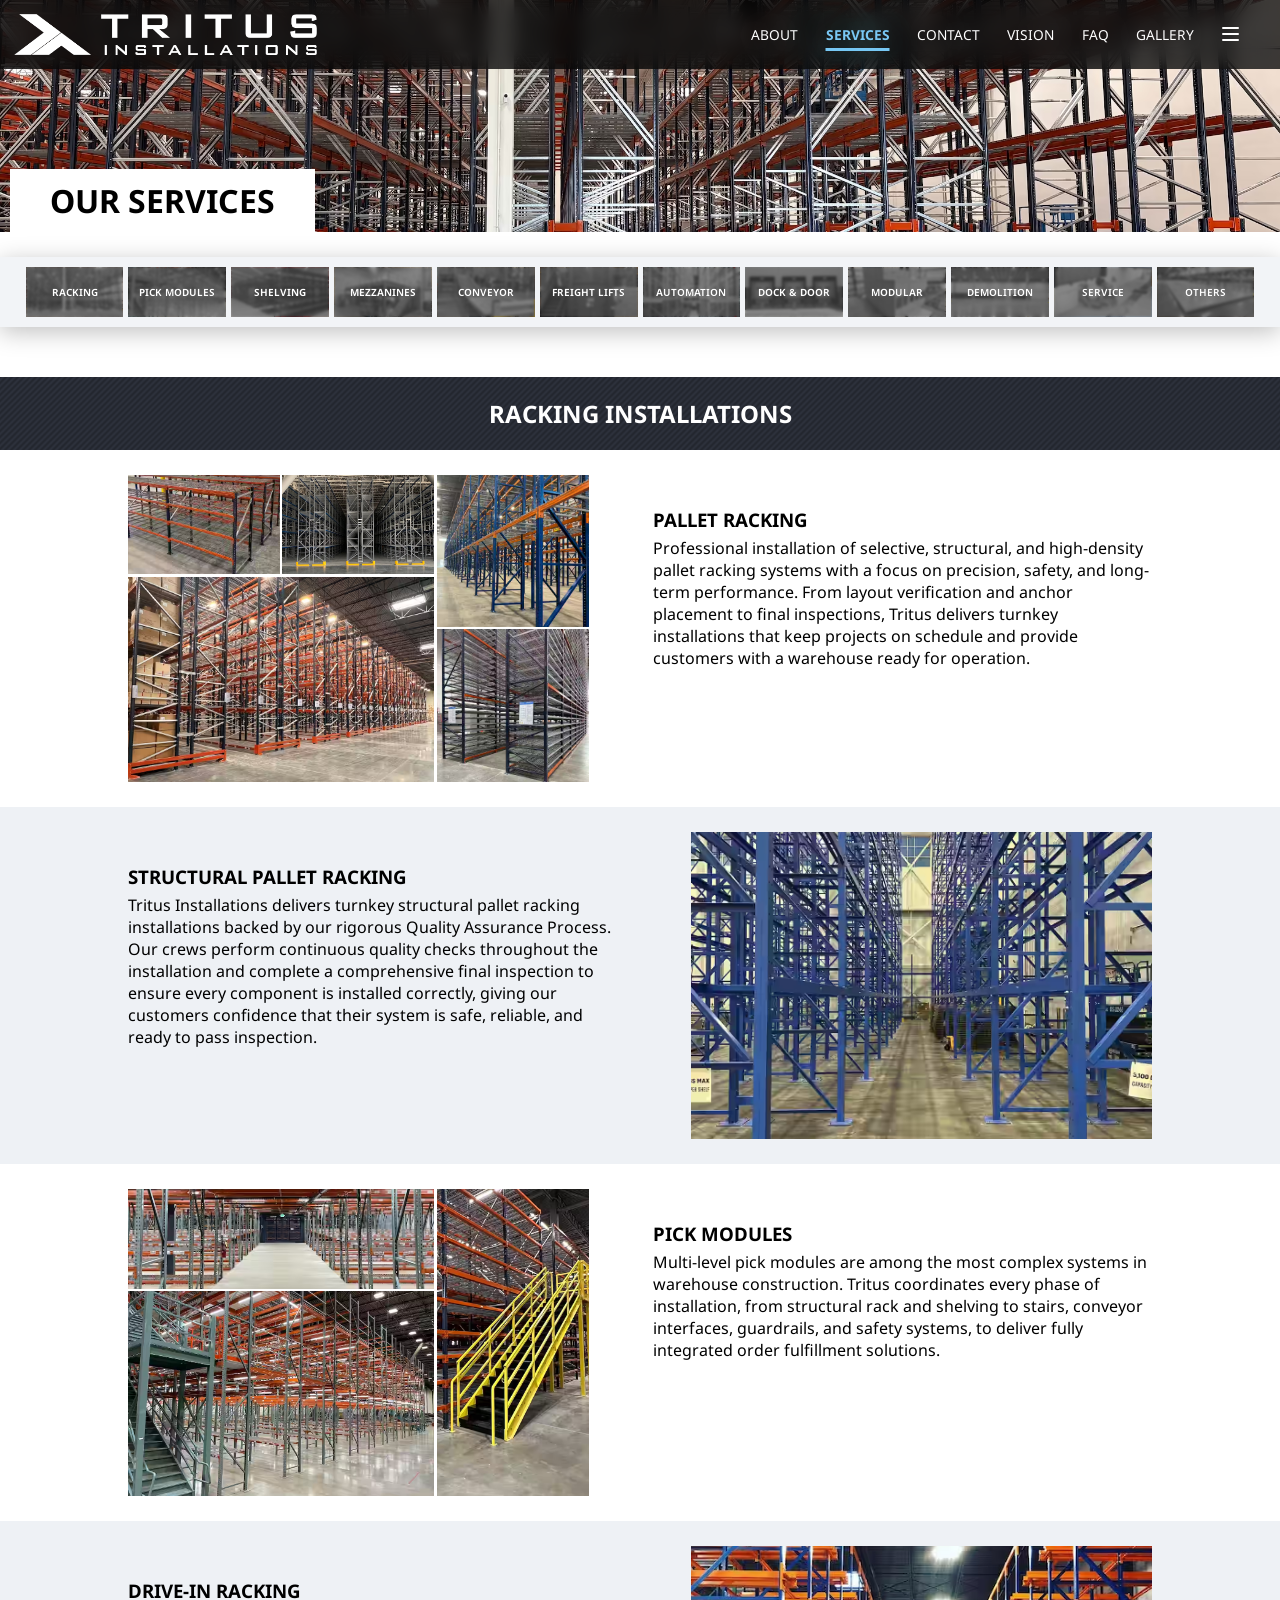
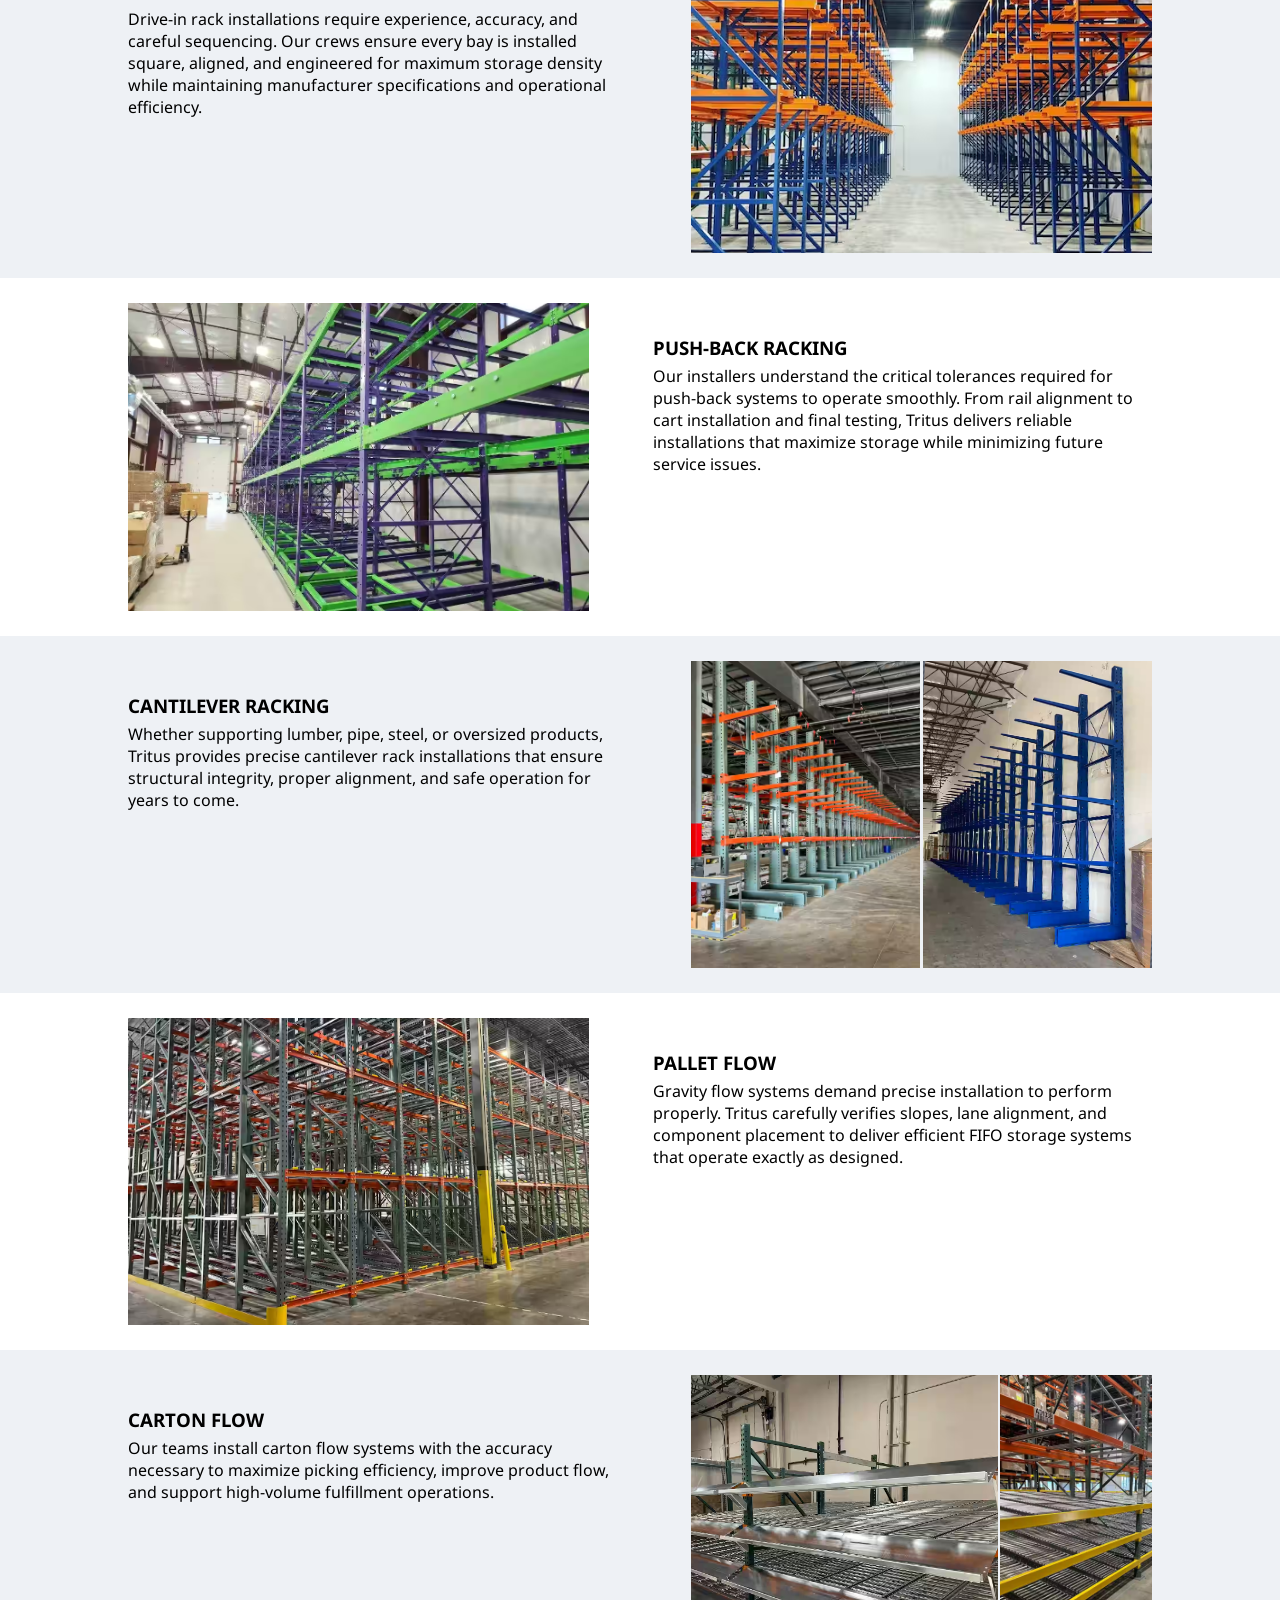
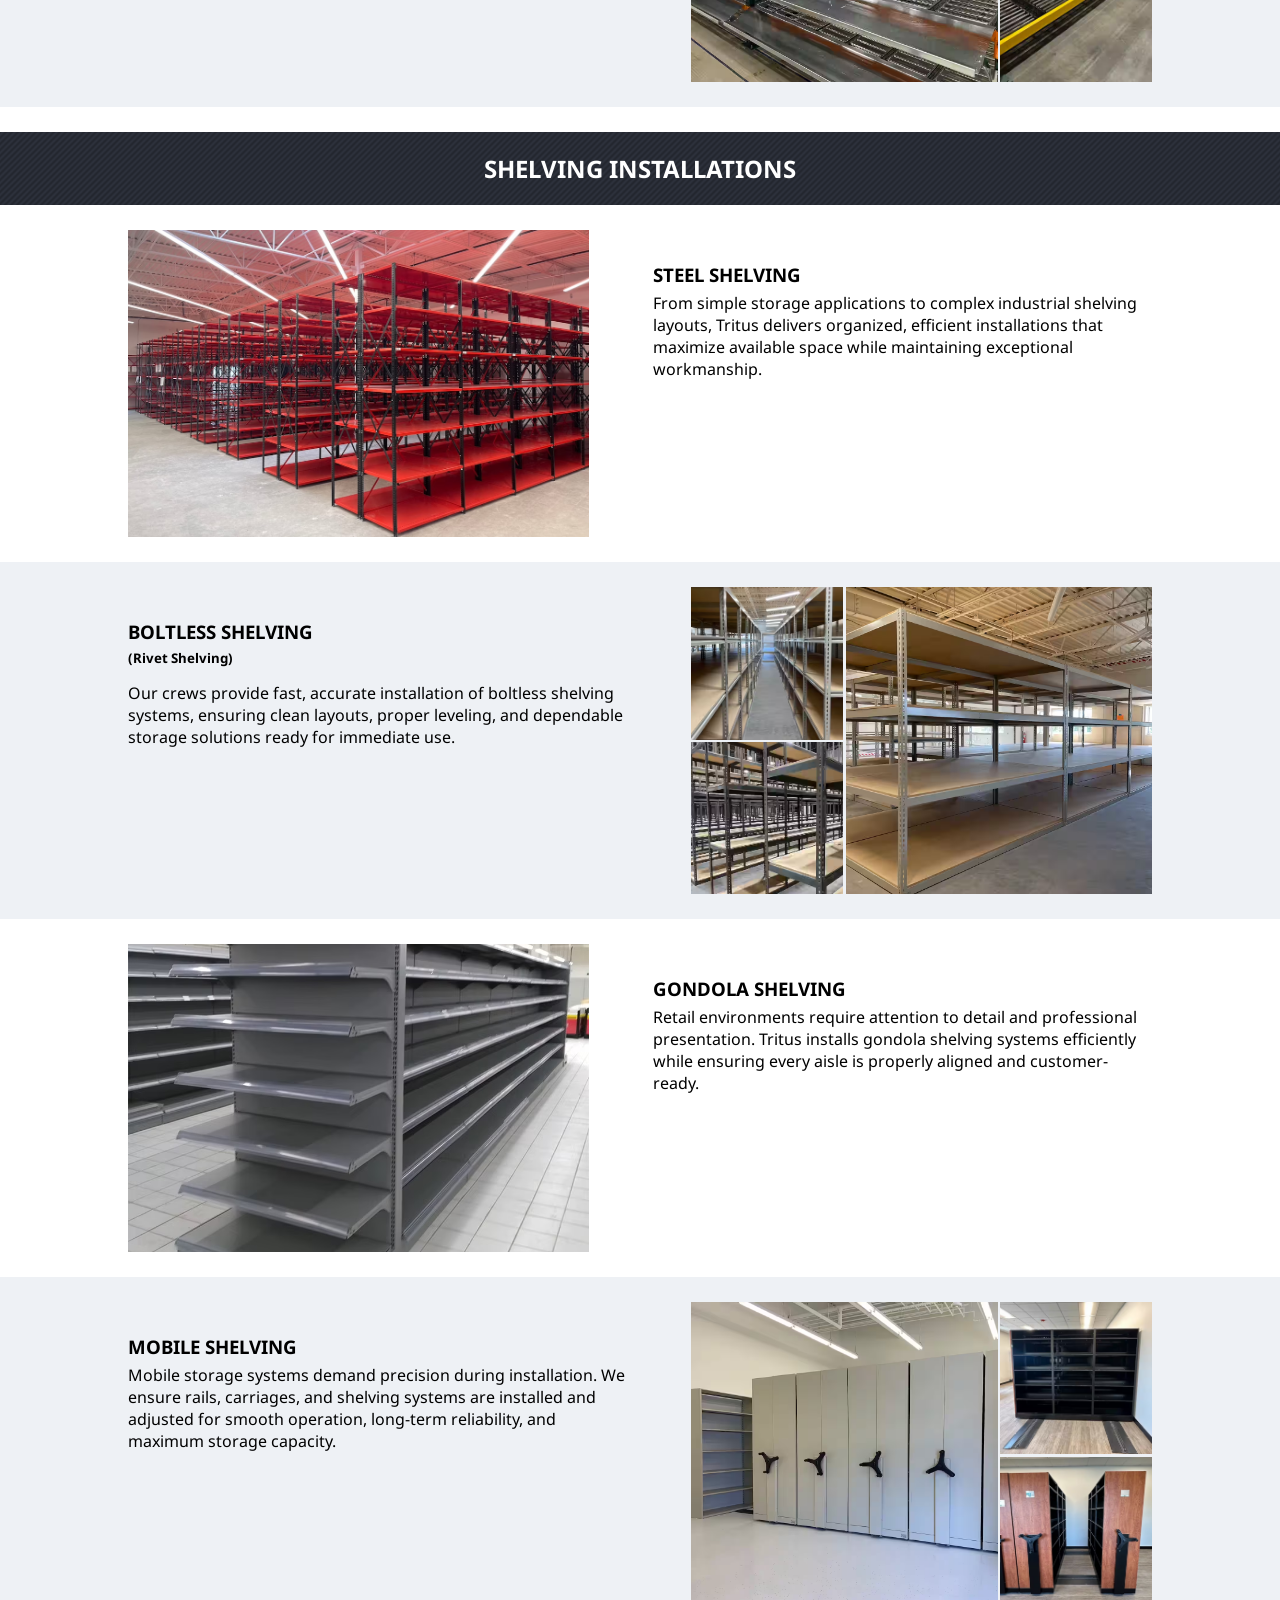
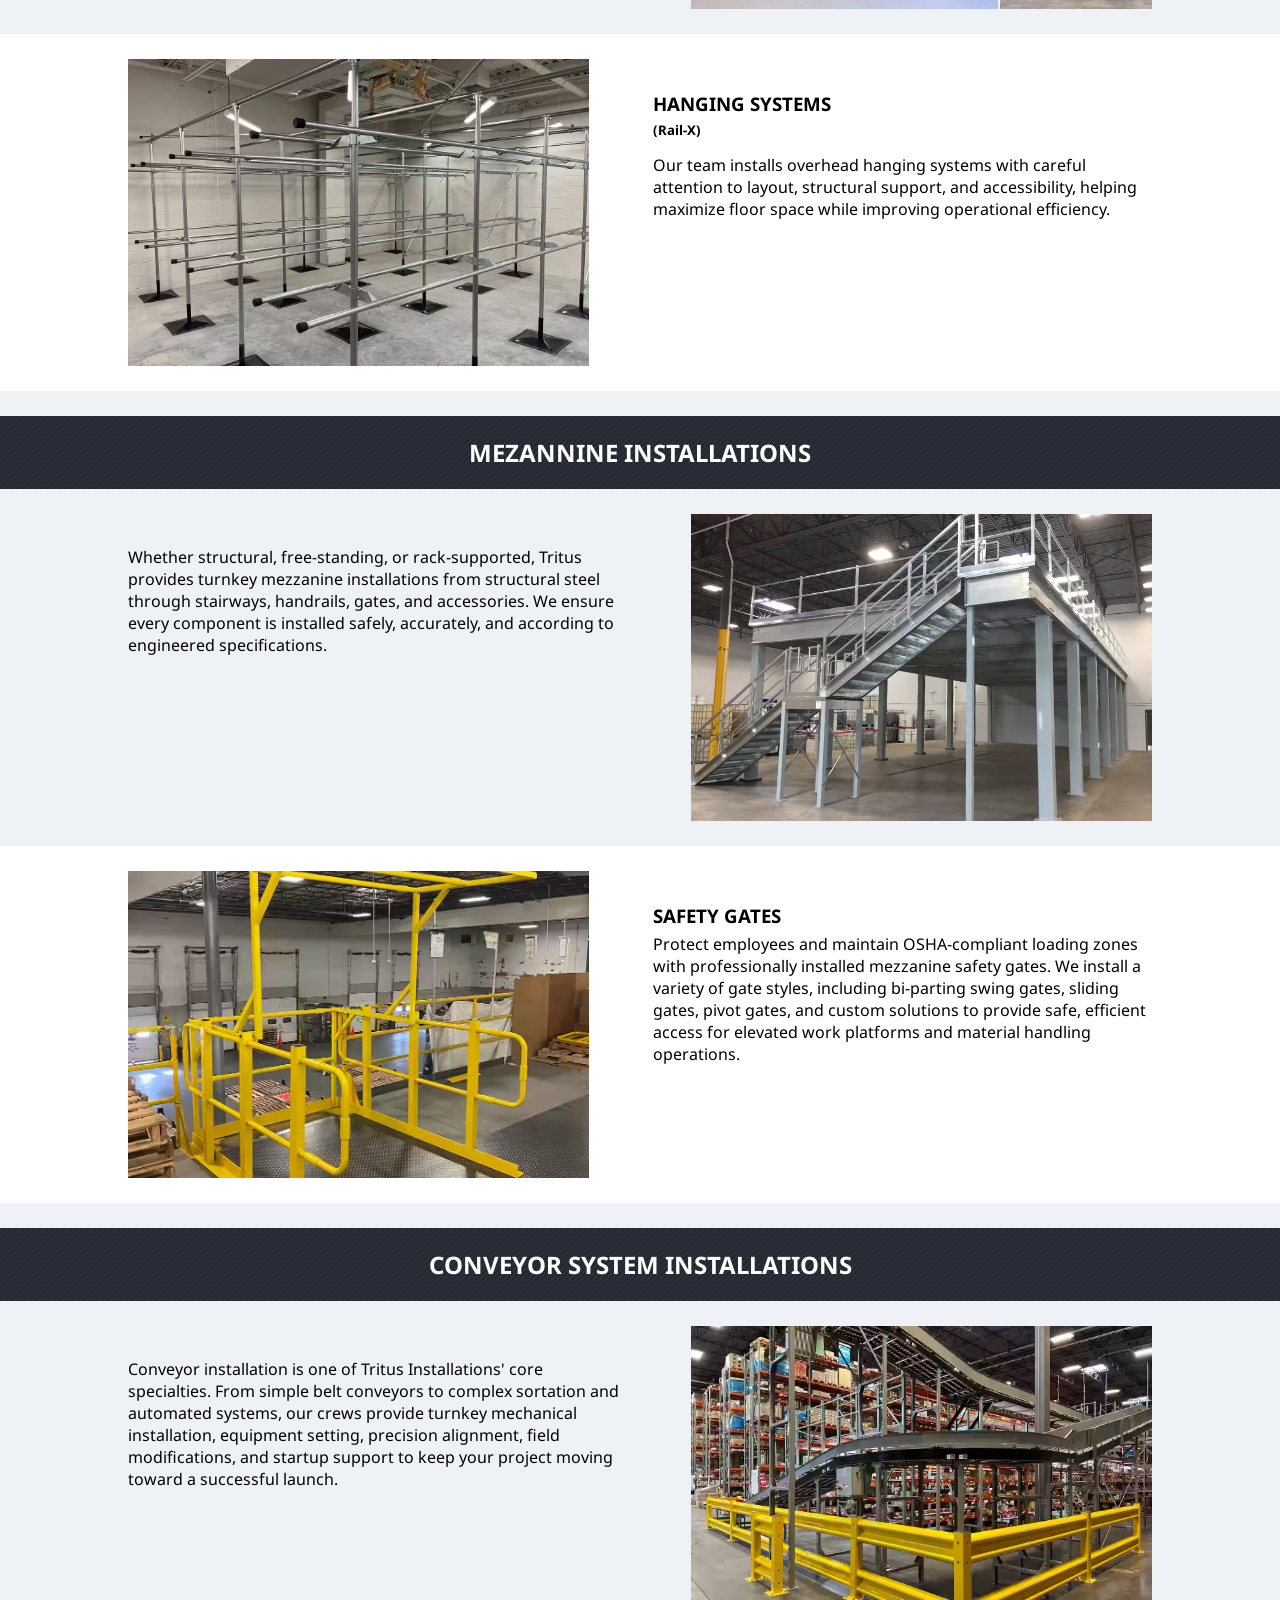
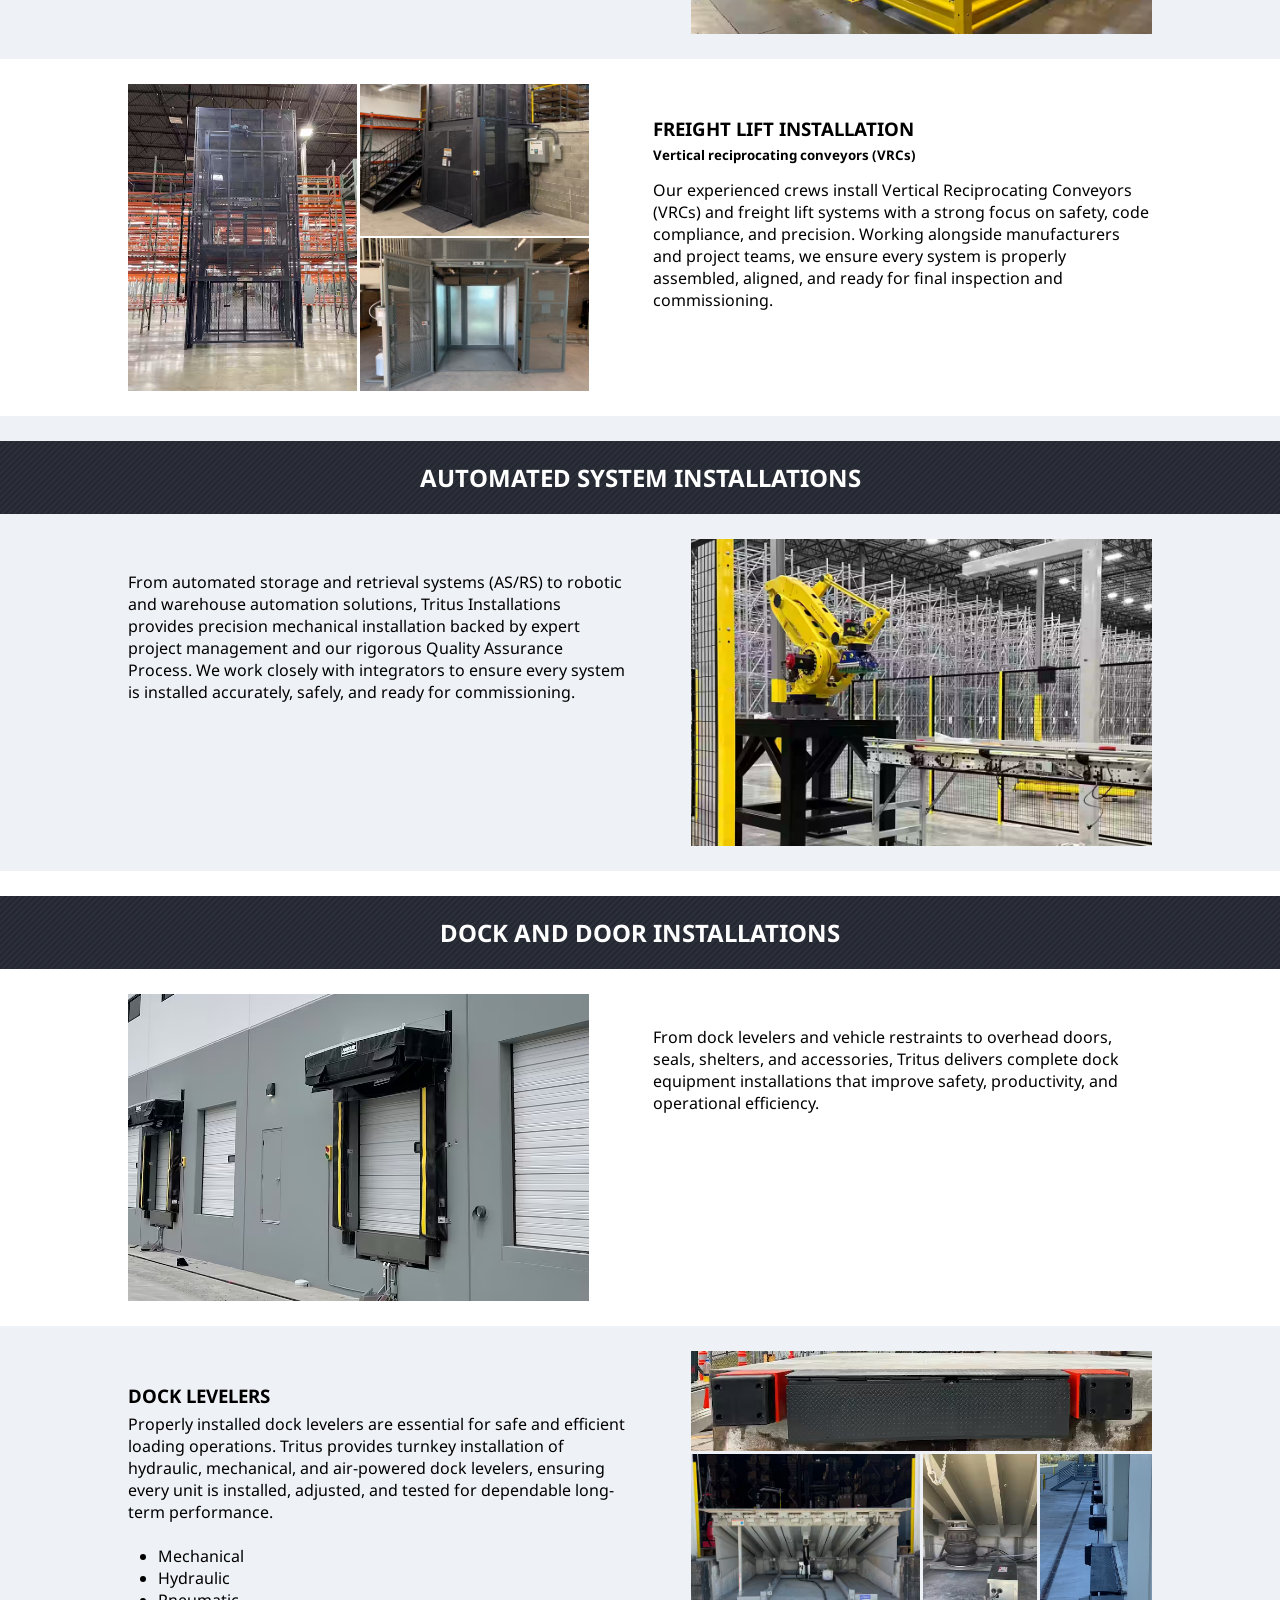
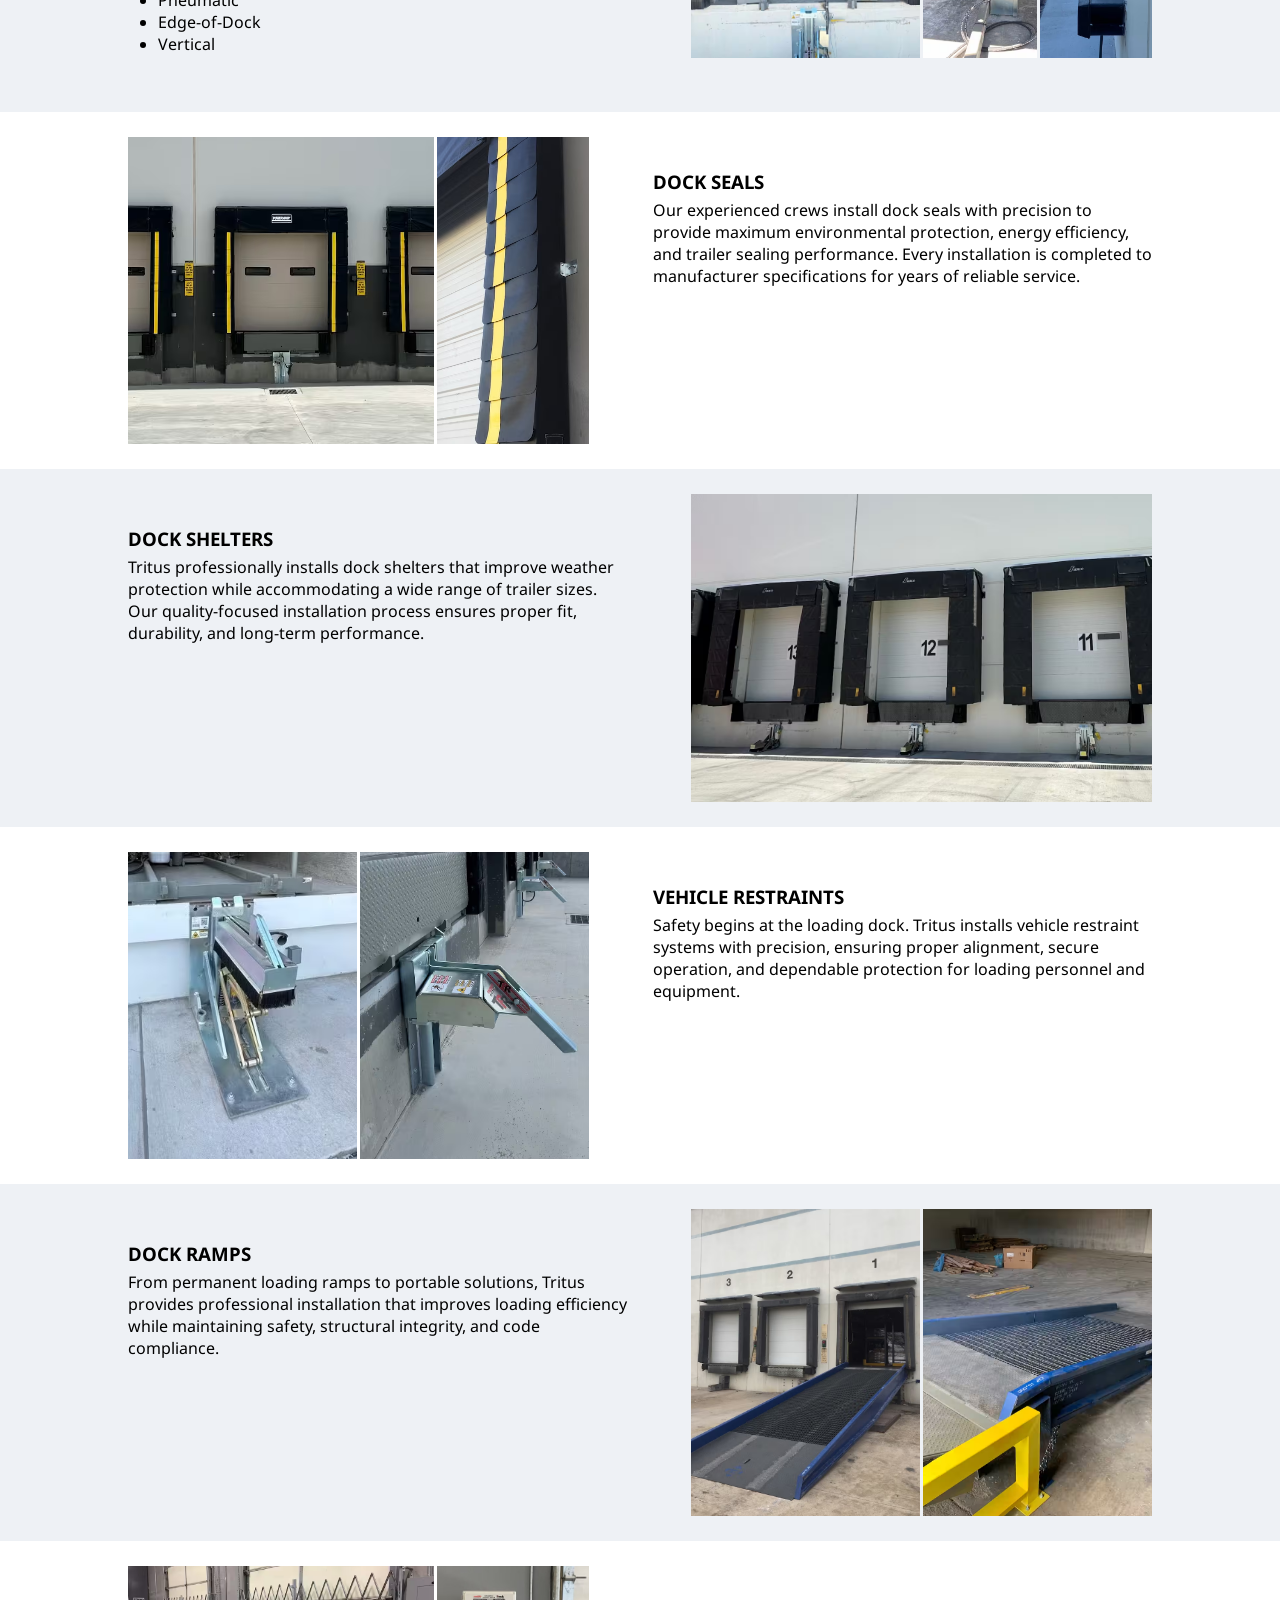
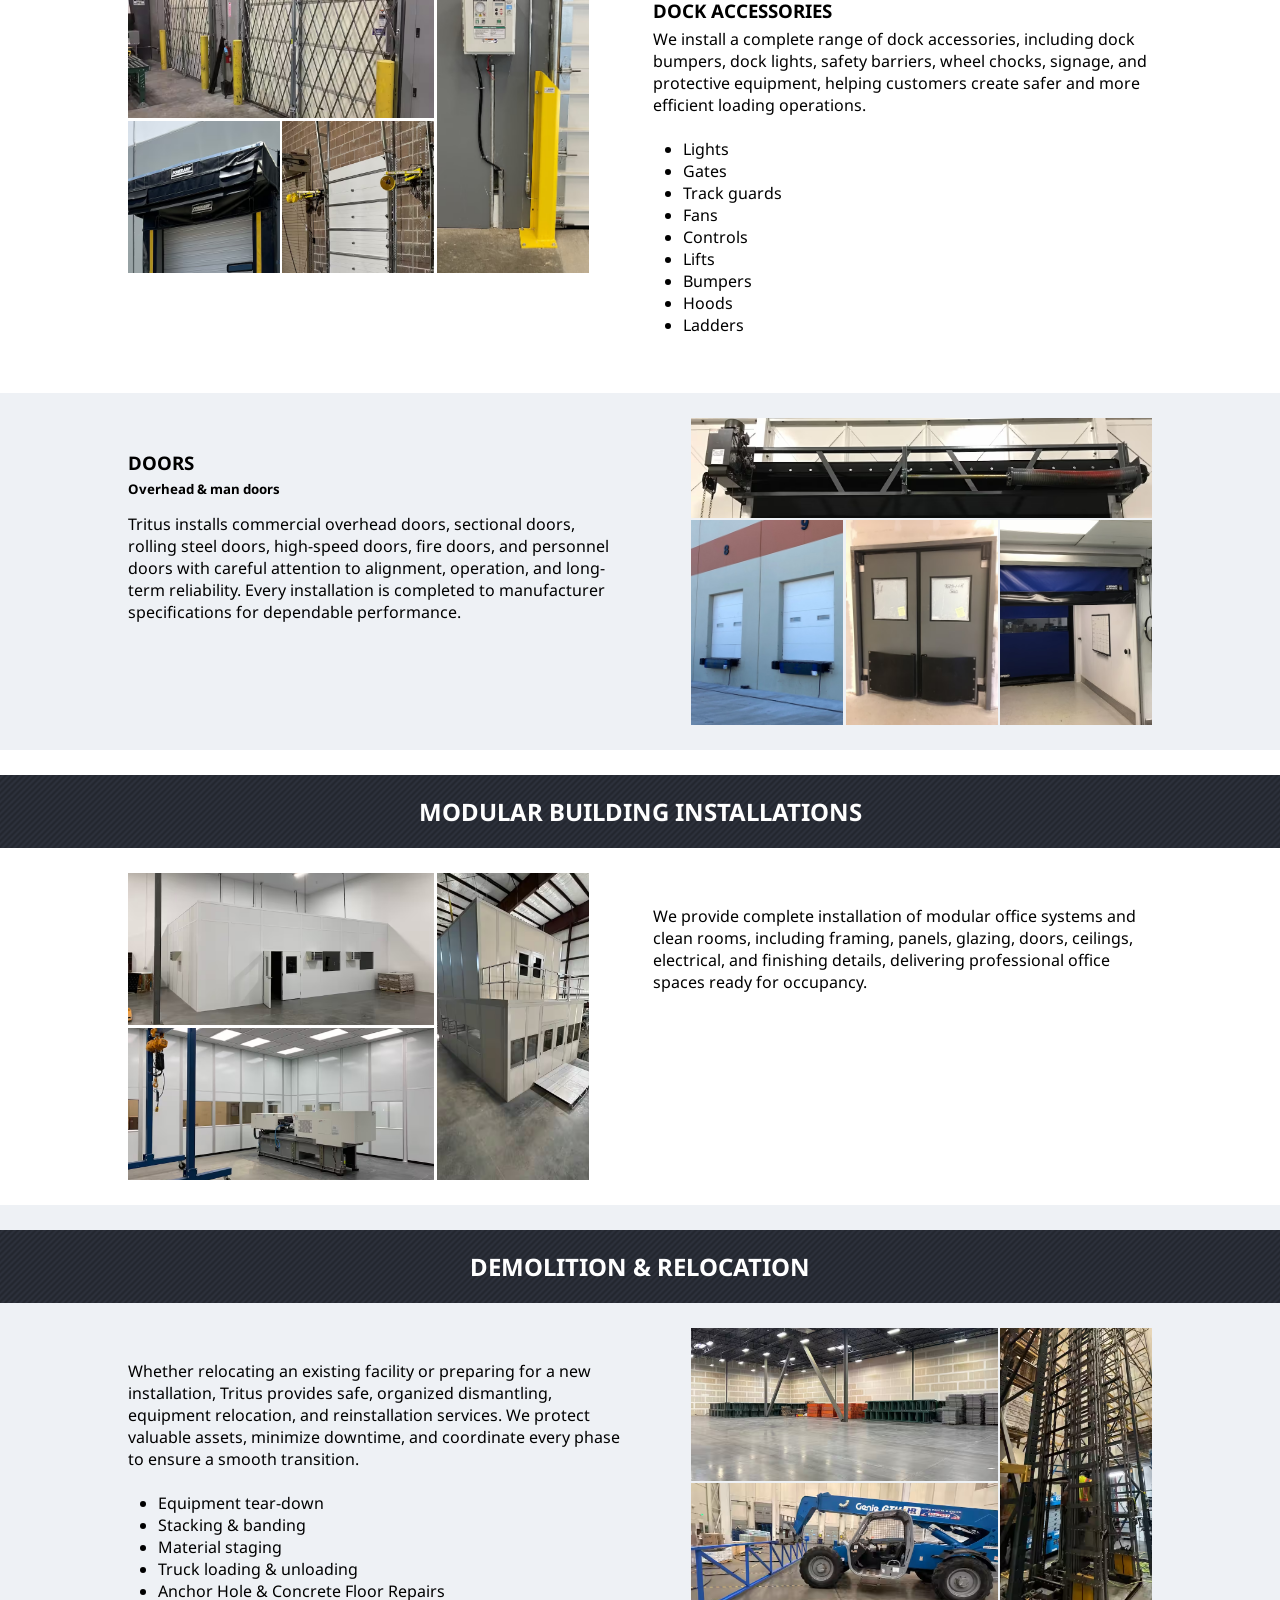
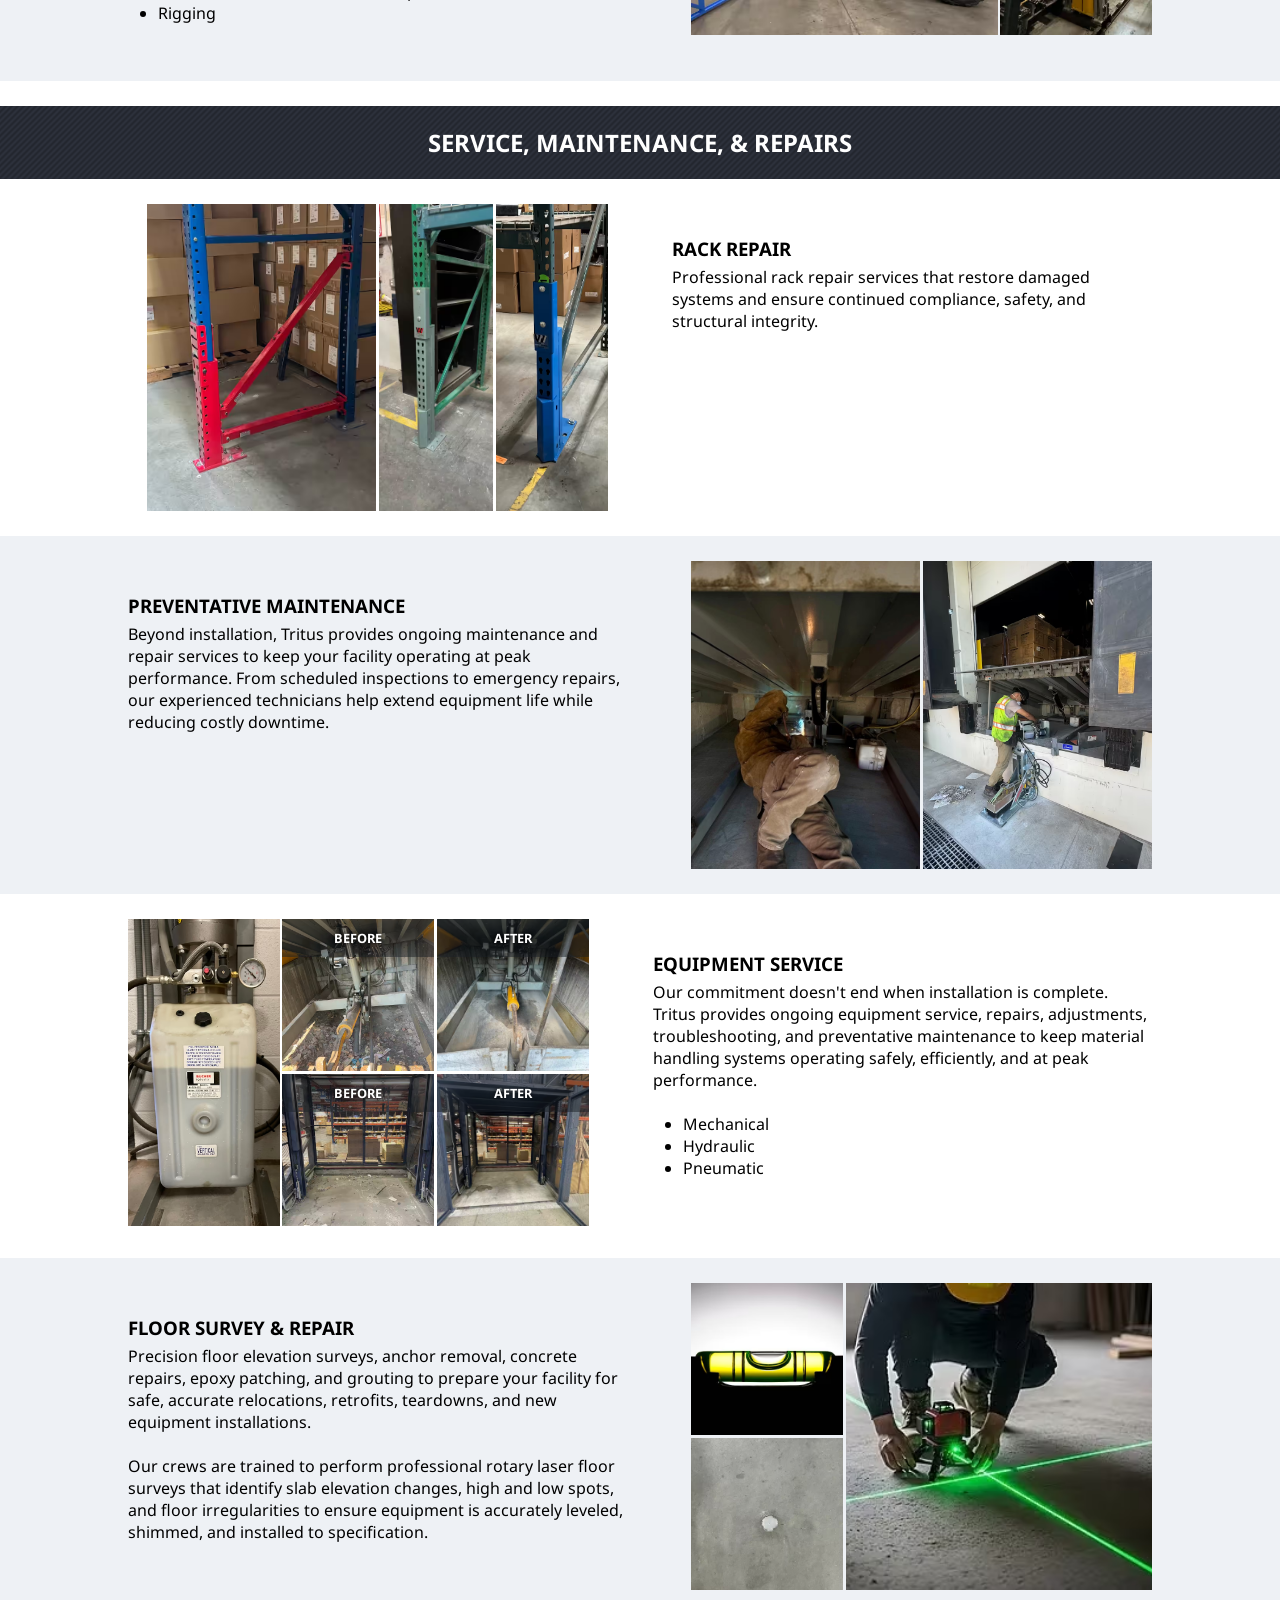
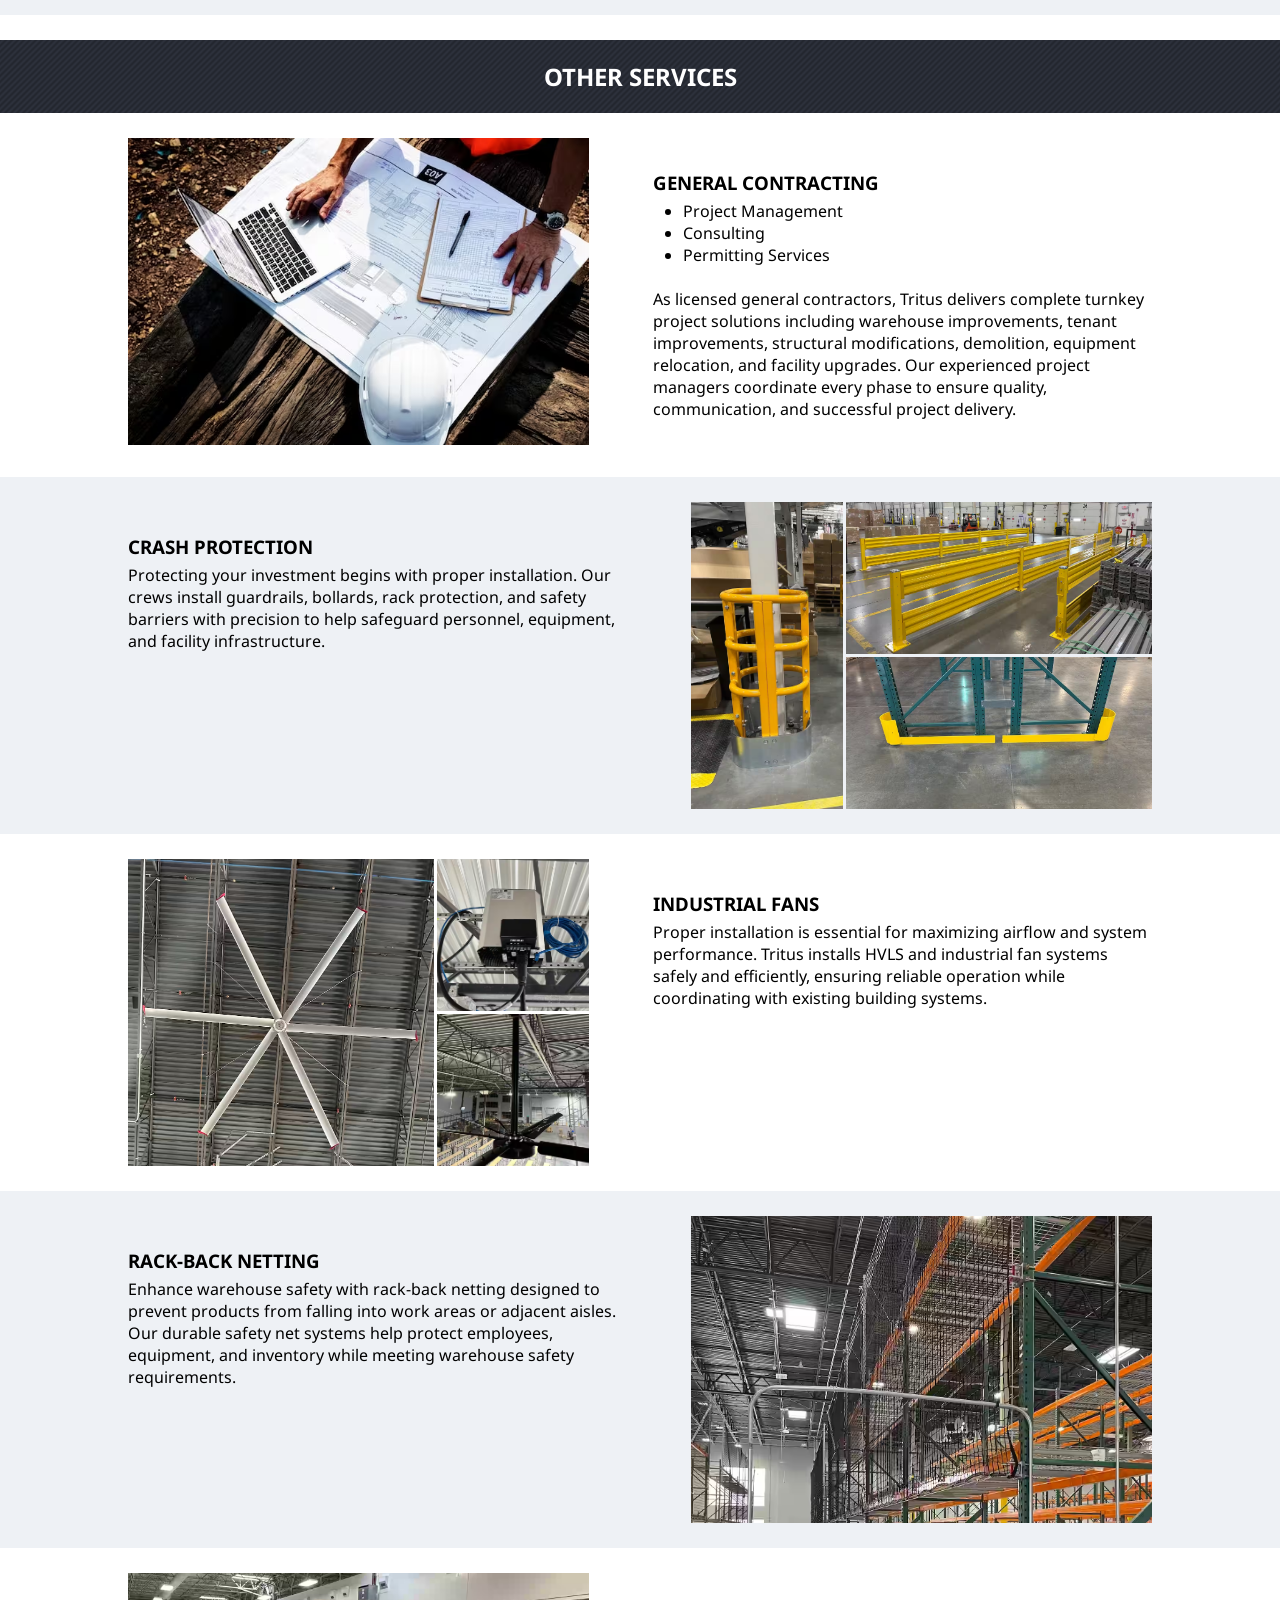
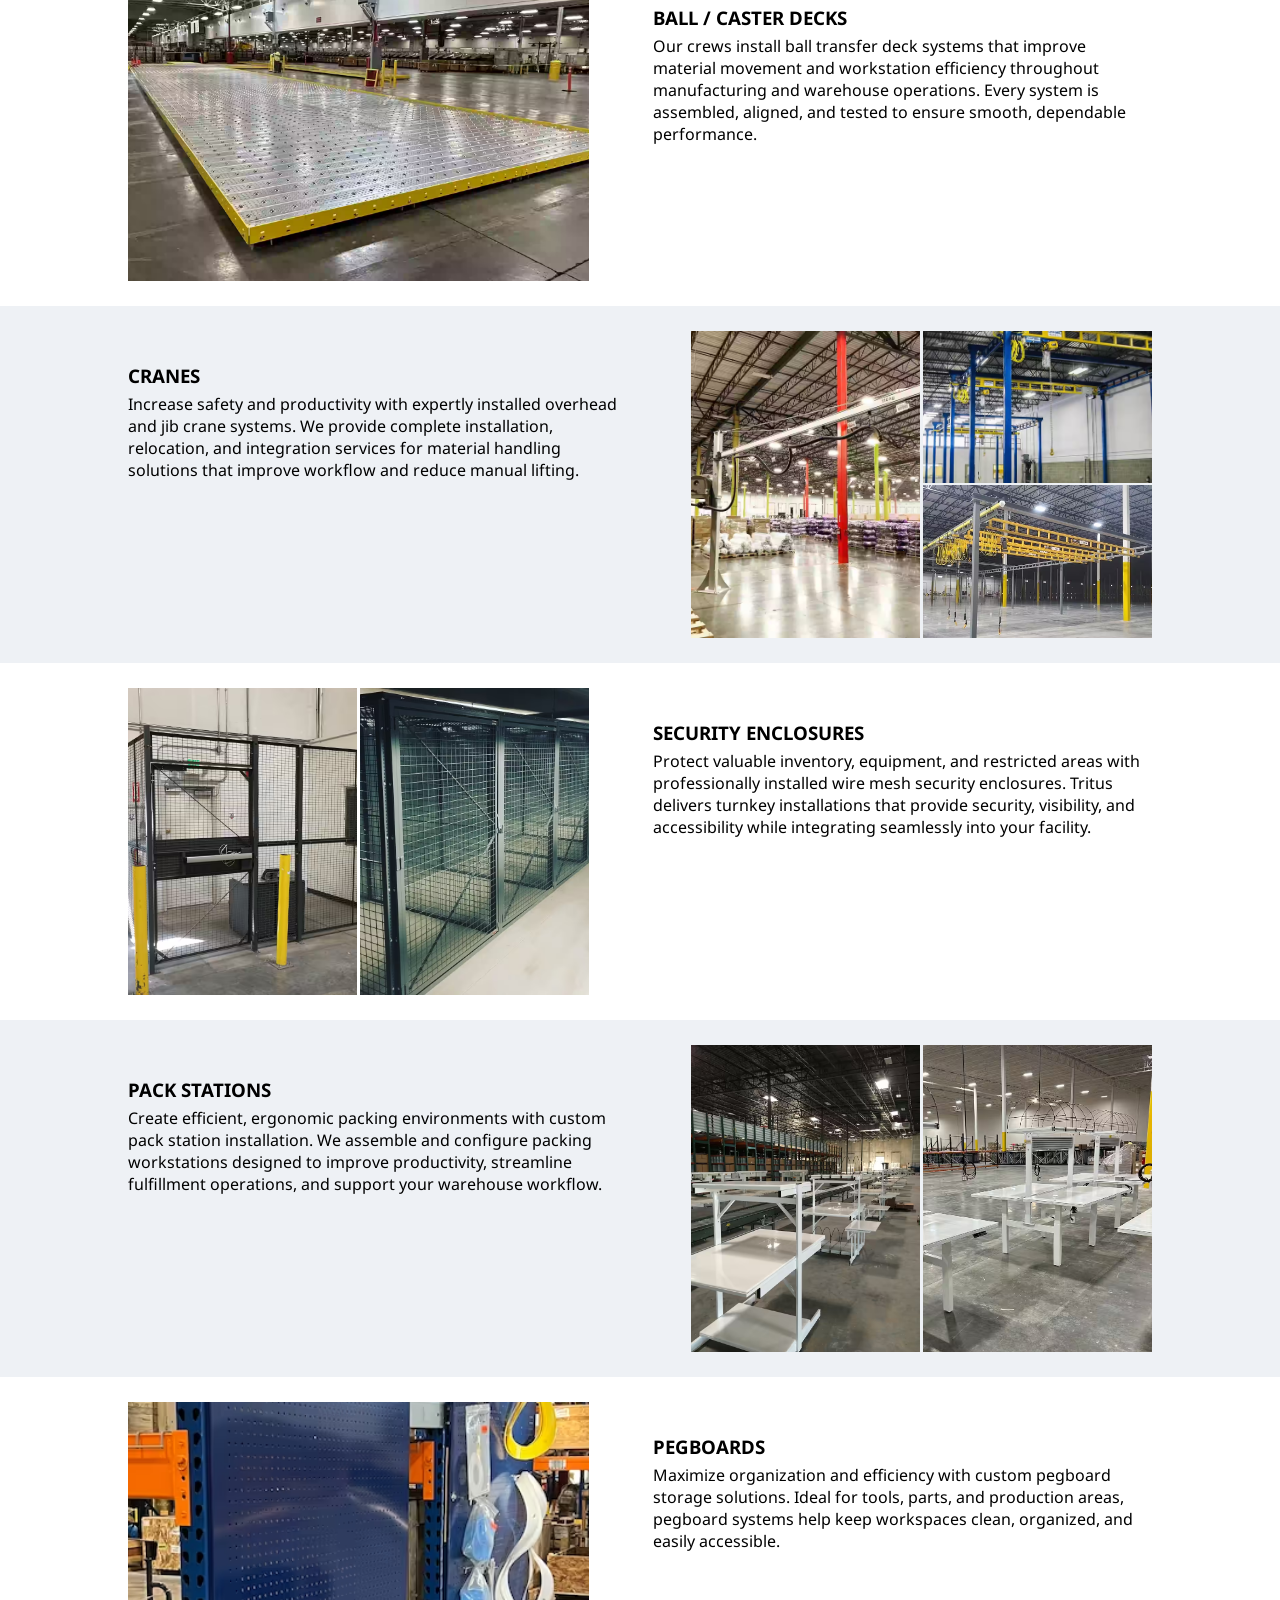
<file: services/index.html>
<!DOCTYPE html><html lang="en"><head><meta charSet="utf-8"/><meta name="viewport" content="width=device-width, initial-scale=1"/><link rel="preload" href="/images/logo/logo-emblem-abg-white-2d.png" as="image"/><link rel="preload" href="/images/logo/logo-text-abg-white-aa.png" as="image"/><link rel="preload" href="/images/services/pallet-racking-1-small.avif" as="image"/><link rel="preload" href="/images/services/pick-module-1.avif" as="image"/><link rel="preload" href="/images/services/steel-shelving-1-small.avif" as="image"/><link rel="preload" href="/images/services/mezzanine-1.avif" as="image"/><link rel="preload" href="/images/services/conveyor-1.avif" as="image"/><link rel="preload" href="/images/services/vrc-1.avif" as="image"/><link rel="preload" href="/images/services/asrs-automated-system.avif" as="image"/><link rel="preload" href="/images/services/dock-and-door-1.avif" as="image"/><link rel="preload" as="script" fetchPriority="low" href="/_next/static/chunks/0kp-1_7hrmowm.js"/><script src="/_next/static/chunks/1rwcme-qb-33-.js" async=""></script><script src="/_next/static/chunks/38l97uvwruw-r.js" async=""></script><script src="/_next/static/chunks/turbopack-1nxi8ko-0a6vu.js" async=""></script><script src="/_next/static/chunks/0fn5y2mgdw6t7.js" async="" crossorigin=""></script><script src="/_next/static/chunks/1fupfg-kgfcoi.js" async="" crossorigin=""></script><link rel="preload" href="https://fonts.googleapis.com/css2?family=Noto+Sans:ital,wght@0,100..900;1,100..900&amp;display=swap" as="style"/><link rel="preload" href="/styles/general.css?v=1.05" as="style"/><link rel="preload" href="/styles/nav.css?v=1.07" as="style"/><link rel="preload" href="/styles/not-found.css?v=1.05" as="style"/><link rel="preload" href="/styles/footer.css?v=1.05" as="style"/><link rel="preload" href="/styles/grid.css?v=1.05" as="style"/><link rel="preload" href="/styles/services.css?v=1.05" as="style"/><link rel="preload" href="/images/services/modular-office-1.avif" as="image"/><link rel="preload" href="/images/services/teardown.avif" as="image"/><link rel="preload" href="/images/services/service-1.avif" as="image"/><link rel="preload" href="/images/services/ball-deck-3.avif" as="image"/><title>Services - Tritus Installations</title><meta name="description" content="Turnkey installation services including pallet racking, conveyor, mezzanines, freight lifts, dock equipment, automation, maintenance, and more."/><link rel="canonical" href="https://tritusinstalls.com/services/"/><meta property="og:title" content="Tritus Installations - Services"/><meta property="og:description" content="Installation services including racking, conveyor, mezzanines, dock equipment, automation, maintenance, and more."/><meta property="og:url" content="https://tritusinstalls.com/services/"/><meta property="og:site_name" content="Tritus Installations"/><meta property="og:locale" content="en_US"/><meta property="og:image" content="https://tritusinstalls.com/images/misc/pallet-racking-1-banner-small-og.jpg"/><meta property="og:image:width" content="2200"/><meta property="og:image:height" content="1650"/><meta property="og:image:alt" content="Long, tall rows of racking inside a warehouse."/><meta property="og:type" content="website"/><meta name="twitter:card" content="summary_large_image"/><meta name="twitter:title" content="Tritus Installations - Services"/><meta name="twitter:description" content="Installation services including racking, conveyor, mezzanines, dock equipment, automation, maintenance, and more."/><meta name="twitter:image" content="https://tritusinstalls.com/images/misc/pallet-racking-1-banner-small-og.jpg"/><meta name="twitter:image:alt" content="Long, tall rows of racking inside a warehouse."/><meta name="twitter:image:width" content="2200"/><meta name="twitter:image:height" content="1650"/><link rel="icon" type="image/png" href="/favicon/favicon-96x96.png?v=1.05" sizes="96x96"/><link rel="icon" type="image/svg+xml" href="/favicon/favicon.svg?v=1.05"/><link rel="shortcut icon" href="/favicon/favicon.ico?v=1.05"/><link rel="apple-touch-icon" sizes="180x180" href="/favicon/apple-touch-icon.png?v=1.05"/><meta name="apple-mobile-web-app-title" content="Tritus"/><link rel="manifest" href="/favicon/site.webmanifest?v=1.05"/><link rel="icon" type="image/x-icon" href="/images/logo/favicon.ico"/><meta name="theme-color" content="var(--extra-light)" media="(prefers-color-scheme: light)"/><meta name="theme-color" content="var(--extra-dark)" media="(prefers-color-scheme: dark)"/><link rel="preconnect" href="https://fonts.googleapis.com"/><link rel="preconnect" href="https://fonts.gstatic.com" crossorigin=""/><script src="/_next/static/chunks/0cz1d0mv5g_q7.js" noModule=""></script></head><body><div hidden=""><!--$--><!--/$--></div><link rel="stylesheet" href="https://fonts.googleapis.com/css2?family=Noto+Sans:ital,wght@0,100..900;1,100..900&amp;display=swap"/><link rel="stylesheet" href="/styles/general.css?v=1.05"/><link rel="stylesheet" href="/styles/nav.css?v=1.07"/><link rel="stylesheet" href="/styles/grid.css?v=1.05"/><link rel="stylesheet" href="/styles/services.css?v=1.05"/><link rel="stylesheet" href="/styles/footer.css?v=1.05"/><script type="application/ld+json">{"@context":"https://schema.org","@graph":[{"@type":"Organization","@id":"https://tritusinstalls.com/#organization","name":"Tritus Installations, Inc.","description":"Professional material handling installation, project management, and turnkey warehouse solutions since 2003.","founder":{"@type":"Person","@id":"https://tritusinstalls.com/#founder","name":"Brant Westover","email":"brantw@tritusinstalls.com","knowslanguage":[{"@type":"Language","name":"English","alternateName":"en"},{"@type":"Language","name":"Spanish","alternateName":"es"}]},"knowslanguage":[{"@type":"Language","name":"English","alternateName":"en"},{"@type":"Language","name":"Spanish","alternateName":"es"}],"owner":{"@id":"https://tritusinstalls.com/#founder"},"contactPoint":[{"@type":"ContactPoint","contactType":"Administration","email":"admin@tritusinstalls.com"},{"@type":"ContactPoint","contactType":"Sales","email":"sales@tritusinstalls.com"},{"@type":"ContactPoint","contactType":"Careers","email":"jobs@tritusinstalls.com"}],"url":"https://tritusinstalls.com/","telephone":"+1-801-999-8643","logo":"https://tritusinstalls.com/images/logo/logo-full-abg.png","slogan":"Forward and Upward","sameAs":["https://www.facebook.com/TritusInstallations/","https://www.yelp.com/biz/tritus-installations-eagle-mountain","https://instagram.com/dream_warehouse_insider"]},{"@type":"WebSite","@id":"https://tritusinstalls.com/#website","name":"Tritus Installations, Inc.","url":"https://tritusinstalls.com/","creator":{"@type":"Person","name":"Damon Westover"},"publisher":{"@id":"https://tritusinstalls.com/#organization"}},{"@type":"WebPage","@id":"https://tritusinstalls.com/#homepage","name":"Tritus Installations Services","url":"https://tritusinstalls.com/services/","isPartOf":{"@id":"https://tritusinstalls.com/#website"},"about":{"@id":"https://tritusinstalls.com/#organization"}}]}</script><nav class="nav-bar"><div class="logo-wrapper"><a class="logo-hl" href="/"><img src="/images/logo/logo-emblem-abg-white-2d.png" class="logo-emblem" alt="Tritus Installations logo."/><img src="/images/logo/logo-text-abg-white-aa.png" class="logo-text" alt=""/></a></div><div class="nav-wrapper"><a href="/about/" class="nav-prio-4">About</a><a href="#" class="current-page nav-prio-2" title="Scroll to top">Services</a><a href="/contact/" class="nav-prio-1">Contact</a><a href="/vision/" class="nav-prio-5">Vision</a><a href="/faq/" class="nav-prio-3">FAQ</a><a href="https://instagram.com/dream_warehouse_insider/" target="_blank" class="nav-prio-6">Gallery</a><button type="button" class="nav-menu-button" aria-expanded="false" aria-haspopup="dialog" aria-label="Open menu"><span class="nav-menu-bars" aria-hidden="true"><span></span><span></span><span></span></span></button></div></nav><main class="page-wrapper"><header class="page-header"><h1>Our Services</h1></header><nav id="page-content-nav"><div class="small-grid-container"><a href="#racking" class="small-grid-listing"><img src="/images/services/pallet-racking-1-small.avif" alt=""/><p class="small-grid-title">Rack­ing</p></a><a href="#pick-modules" class="small-grid-listing"><img src="/images/services/pick-module-1.avif" alt=""/><p>Pick <span style="display:inline-block">Mod­ules</span></p></a><a href="#shelving" class="small-grid-listing"><img src="/images/services/steel-shelving-1-small.avif" alt=""/><p>Shelv­ing</p></a><a href="#mezzanines" class="small-grid-listing"><img src="/images/services/mezzanine-1.avif" alt=""/><p>Mezza­nines</p></a><a href="#conveyor" class="small-grid-listing"><img src="/images/services/conveyor-1.avif" alt=""/><p>Con­veyor</p></a><a href="#freight-lifts" class="small-grid-listing"><img src="/images/services/vrc-1.avif" alt=""/><p>Freight Lifts</p></a><a href="#automation" class="small-grid-listing"><img src="/images/services/asrs-automated-system.avif" alt=""/><p>Auto­mation</p></a><a href="#dock-and-door" class="small-grid-listing"><img src="/images/services/dock-and-door-1.avif" alt=""/><p>Dock &amp; Door</p></a><a href="#modular" class="small-grid-listing"><img src="/images/services/modular-office-1.avif" alt=""/><p>Modu­lar</p></a><a href="#demolition" class="small-grid-listing"><img src="/images/services/teardown.avif" alt=""/><p>Demo­lition</p></a><a href="#service" class="small-grid-listing"><img src="/images/services/service-1.avif" alt=""/><p>Ser­vice</p></a><a href="#others" class="small-grid-listing"><img src="/images/services/ball-deck-3.avif" alt=""/><p>Oth­ers</p></a></div></nav><section class="checker-section"><div class="checker-subsection" id="racking"><h2>Racking Installations</h2><div class="checker-content"><div class="checker-image-grid-container"><div class="checker-image" style="grid-area:2 / 1 / 5 / 5"><img loading="lazy" src="/images/services/pallet-racking-3.avif" alt=""/></div><div class="checker-image" style="grid-area:1 / 5 / 3 / 7"><img loading="lazy" src="/images/services/pallet-racking-6.avif" alt=""/></div><div class="checker-image" style="grid-area:3 / 5 / 5 / 7"><img loading="lazy" src="/images/services/pallet-racking-high-density.avif" alt=""/></div><div class="checker-image" style="grid-area:1 / 1 / 2 / 3"><img loading="lazy" src="/images/services/pallet-racking-short-2.avif" style="transform:scale(125%)" alt=""/></div><div class="checker-image" style="grid-area:1 / 3 / 2 / 5"><img loading="lazy" src="/images/services/pallet-racking-5.avif" style="transform:scale(167%) rotate(-1deg)" alt=""/></div></div><div class="checker-text"><h3>Pallet Racking</h3><p>Professional installation of selective, structural, and high-density pallet racking systems with a focus on precision, safety, and long-term performance. From layout verification and anchor placement to final inspections, Tritus delivers turnkey installations that keep projects on schedule and provide customers with a warehouse ready for operation.</p></div></div></div><div class="checker-subsection"><div class="checker-content"><div class="checker-image-grid-container"><div class="checker-image" style="grid-area:1 / 1 / 5 / 7"><img loading="lazy" src="/images/services/structural-pallet-racking.avif" alt="Sturdy blue uprights and beams composing massive structural pallet racks."/></div></div><div class="checker-text"><h3>Structural Pallet Racking</h3><p>Tritus Installations delivers turnkey structural pallet racking installations backed by our rigorous Quality Assurance Process. Our crews perform continuous quality checks throughout the installation and complete a comprehensive final inspection to ensure every component is installed correctly, giving our customers confidence that their system is safe, reliable, and ready to pass inspection.</p></div></div></div><div class="checker-subsection" id="pick-modules"><div class="checker-content"><div class="checker-image-grid-container"><div class="checker-image" style="grid-area:2 / 1 / 5 / 5"><img loading="lazy" src="/images/services/pick-module-1.avif" alt="3 levels of pick module racking with a staircase on the side."/></div><div class="checker-image" style="grid-area:1 / 1 / 2 / 5"><img loading="lazy" src="/images/services/pick-module-interior-1.avif" style="transform:scale(150%)" alt=""/></div><div class="checker-image" style="grid-area:1 / 5 / 5 / 7"><img loading="lazy" src="/images/services/pick-module-4.avif" style="transform:scale(100%)" alt=""/></div></div><div class="checker-text"><h3 class="specialty-item">Pick Modules</h3><p>Multi-level pick modules are among the most complex systems in warehouse construction. Tritus coordinates every phase of installation, from structural rack and shelving to stairs, conveyor interfaces, guardrails, and safety systems, to deliver fully integrated order fulfillment solutions.</p></div></div></div><div class="checker-subsection"><div class="checker-content"><div class="checker-image-grid-container"><div class="checker-image" style="grid-area:1 / 1 / 5 / 7"><img loading="lazy" src="/images/services/drive-in-racking.avif" alt="Rows of drive-in racks with blue uprights and orange rails."/></div></div><div class="checker-text"><h3>Drive-In Racking</h3><p>Drive-in rack installations require experience, accuracy, and careful sequencing. Our crews ensure every bay is installed square, aligned, and engineered for maximum storage density while maintaining manufacturer specifications and operational efficiency.</p></div></div></div><div class="checker-subsection"><div class="checker-content"><div class="checker-image-grid-container"><div class="checker-image" style="grid-area:1 / 1 / 5 / 7"><img loading="lazy" src="/images/services/pushback-racking.avif" alt="A row of push-back racking with green rolling carts and blue rails."/></div></div><div class="checker-text"><h3>Push-Back Racking</h3><p>Our installers understand the critical tolerances required for push-back systems to operate smoothly. From rail alignment to cart installation and final testing, Tritus delivers reliable installations that maximize storage while minimizing future service issues.</p></div></div></div><div class="checker-subsection"><div class="checker-content"><div class="checker-image-grid-container"><div class="checker-image" style="grid-area:1 / 1 / 5 / 4"><img loading="lazy" src="/images/services/cantilever-3.avif" alt="Long rows of cantilever racking with 3 to 4 levels of orange cantilever arms."/></div><div class="checker-image" style="grid-area:1 / 4 / 5 / 7"><img loading="lazy" src="/images/services/cantilever-4.avif" style="transform:rotate(3deg) scale(105%)" alt=""/></div></div><div class="checker-text"><h3>Cantilever Racking</h3><p>Whether supporting lumber, pipe, steel, or oversized products, Tritus provides precise cantilever rack installations that ensure structural integrity, proper alignment, and safe operation for years to come.</p></div></div></div><div class="checker-subsection"><div class="checker-content"><div class="checker-image-grid-container"><div class="checker-image" style="grid-area:1 / 1 / 5 / 7"><img loading="lazy" src="/images/services/pallet-flow-1.avif" alt="A pallet flow system with 12 flow lanes and 4 levels."/></div></div><div class="checker-text"><h3>Pallet Flow</h3><p>Gravity flow systems demand precise installation to perform properly. Tritus carefully verifies slopes, lane alignment, and component placement to deliver efficient FIFO storage systems that operate exactly as designed.</p></div></div></div><div class="checker-subsection"><div class="checker-content"><div class="checker-image-grid-container"><div class="checker-image" style="grid-area:1 / 1 / 5 / 5"><img loading="lazy" src="/images/services/carton-flow-1.avif" alt="2 short but deep bays of pallet flow racking, 4 levels each."/></div><div class="checker-image" style="grid-area:1 / 5 / 5 / 7"><img loading="lazy" src="/images/services/carton-flow-2.avif" alt="2 short but deep bays of pallet flow racking, 4 levels each."/></div></div><div class="checker-text"><h3>Carton Flow</h3><p>Our teams install carton flow systems with the accuracy necessary to maximize picking efficiency, improve product flow, and support high-volume fulfillment operations.</p></div></div></div><div class="checker-subsection" id="shelving"><h2>Shelving Installations</h2><div class="checker-content"><div class="checker-image-grid-container"><div class="checker-image" style="grid-area:1 / 1 / 5 / 7"><img loading="lazy" src="/images/services/steel-shelving-1-medium.avif" alt="Many rows of tall, steel shelves with black frames and red shelves."/></div></div><div class="checker-text"><h3>Steel Shelving</h3><p>From simple storage applications to complex industrial shelving layouts, Tritus delivers organized, efficient installations that maximize available space while maintaining exceptional workmanship.</p></div></div></div><div class="checker-subsection"><div class="checker-content"><div class="checker-image-grid-container"><div class="checker-image" style="grid-area:1 / 3 / 5 / 7"><img loading="lazy" src="/images/services/boltless-shelving-4.avif" alt="Numerous rows of boltless shelving, characterized by wood lying upon steel frames."/></div><div class="checker-image" style="grid-area:1 / 1 / 3 / 3"><img loading="lazy" src="/images/services/boltless-shelving-2.avif" style="transform:scale(150%) rotate(.8deg)" alt=""/></div><div class="checker-image" style="grid-area:3 / 1 / 5 / 3"><img loading="lazy" src="/images/services/boltless-shelving-1.avif" style="transform:scale(200%)" alt=""/></div></div><div class="checker-text"><h3>Boltless Shelving</h3><h5 class="title-specification">(Rivet Shelving)</h5><p>Our crews provide fast, accurate installation of boltless shelving systems, ensuring clean layouts, proper leveling, and dependable storage solutions ready for immediate use.</p></div></div></div><div class="checker-subsection"><div class="checker-content"><div class="checker-image-grid-container"><div class="checker-image" style="grid-area:1 / 1 / 5 / 7"><img loading="lazy" src="/images/services/gondola-shelving.avif" alt="Rows of gray gondola shelving similar to what is found in retail stores."/></div></div><div class="checker-text"><h3>Gondola Shelving</h3><p>Retail environments require attention to detail and professional presentation. Tritus installs gondola shelving systems efficiently while ensuring every aisle is properly aligned and customer-ready.</p></div></div></div><div class="checker-subsection"><div class="checker-content"><div class="checker-image-grid-container"><div class="checker-image" style="grid-area:1 / 1 / 5 / 5"><img loading="lazy" src="/images/services/mobile-shelving-1.avif" alt="Shelves on tracks, each with cranks on the sides; most shelves are pushed against one another except for a single aisle."/></div><div class="checker-image" style="grid-area:1 / 5 / 3 / 7"><img loading="lazy" src="/images/services/mobile-shelving-5.avif" alt=""/></div><div class="checker-image" style="grid-area:3 / 5 / 5 / 7"><img loading="lazy" src="/images/services/mobile-shelving-4.avif" alt=""/></div></div><div class="checker-text"><h3>Mobile Shelving</h3><p>Mobile storage systems demand precision during installation. We ensure rails, carriages, and shelving systems are installed and adjusted for smooth operation, long-term reliability, and maximum storage capacity.</p></div></div></div><div class="checker-subsection"><div class="checker-content"><div class="checker-image-grid-container"><div class="checker-image" style="grid-area:1 / 1 / 5 / 7"><img loading="lazy" src="/images/services/hanging-system-1.avif" alt="Several rows of metal bars designed for hanging items on."/></div></div><div class="checker-text"><h3>Hanging Systems</h3><h5 class="title-specification">(Rail-X)</h5><p>Our team installs overhead hanging systems with careful attention to layout, structural support, and accessibility, helping maximize floor space while improving operational efficiency.</p></div></div></div><div class="checker-subsection" id="mezzanines"><h2>Mezannine Installations</h2><div class="checker-content"><div class="checker-image-grid-container"><div class="checker-image" style="grid-area:1 / 1 / 5 / 7"><img loading="lazy" src="/images/services/mezzanine-2-2.avif" style="transform:scale(105%) rotate(-1.25deg)" alt="A tall mezzanine platform with a staircase on the side."/></div></div><div class="checker-text"><p>Whether structural, free-standing, or rack-supported, Tritus provides turnkey mezzanine installations from structural steel through stairways, handrails, gates, and accessories. We ensure every component is installed safely, accurately, and according to engineered specifications.</p></div></div></div><div class="checker-subsection"><div class="checker-content"><div class="checker-image-grid-container"><div class="checker-image" style="grid-area:1 / 1 / 5 / 7"><img loading="lazy" src="/images/services/pivot-gate.avif" alt=""/></div></div><div class="checker-text"><h3>Safety Gates</h3><p>Protect employees and maintain OSHA-compliant loading zones with professionally installed mezzanine safety gates. We install a variety of gate styles, including bi-parting swing gates, sliding gates, pivot gates, and custom solutions to provide safe, efficient access for elevated work platforms and material handling operations.</p></div></div></div><div class="checker-subsection" id="conveyor"><h2>Conveyor System Installations</h2><div class="checker-content"><div class="checker-image-grid-container"><div class="checker-image" style="grid-area:1 / 1 / 5 / 7"><img loading="lazy" src="/images/services/conveyor-2.avif" alt="A power conveyor that can transport items between different heights."/></div></div><div class="checker-text"><p>Conveyor installation is one of Tritus Installations&#x27; core specialties. From simple belt conveyors to complex sortation and automated systems, our crews provide turnkey mechanical installation, equipment setting, precision alignment, field modifications, and startup support to keep your project moving toward a successful launch.</p></div></div></div><div class="checker-subsection" id="freight-lifts"><div class="checker-content"><div class="checker-image-grid-container"><div class="checker-image" style="grid-area:1 / 1 / 5 / 4"><img loading="lazy" src="/images/services/vrc-10.avif" alt="A black freight lift elevator against a large ledge and next to a staircase."/></div><div class="checker-image" style="grid-area:1 / 4 / 3 / 7"><img loading="lazy" src="/images/services/vrc-2.avif" alt="A black freight lift elevator against a large ledge and next to a staircase."/></div><div class="checker-image" style="grid-area:3 / 4 / 5 / 7"><img loading="lazy" src="/images/services/vrc-6-2.avif" alt="A black freight lift elevator against a large ledge and next to a staircase."/></div></div><div class="checker-text"><h3>Freight Lift Installation</h3><h5 class="title-specification">Vertical reciprocating conveyors (VRCs)</h5><p>Our experienced crews install Vertical Reciprocating Conveyors (VRCs) and freight lift systems with a strong focus on safety, code compliance, and precision. Working alongside manufacturers and project teams, we ensure every system is properly assembled, aligned, and ready for final inspection and commissioning.</p></div></div></div><div class="checker-subsection" id="automation"><h2>Automated System Installations</h2><div class="checker-content"><div class="checker-image-grid-container"><div class="checker-image" style="grid-area:1 / 1 / 5 / 7"><img loading="lazy" src="/images/services/automation.avif" alt="A white AS/RS in the background and a yellow articulated robot arm in the foreground."/></div></div><div class="checker-text"><p>From automated storage and retrieval systems (AS/RS) to robotic and warehouse automation solutions, Tritus Installations provides precision mechanical installation backed by expert project management and our rigorous Quality Assurance Process. We work closely with integrators to ensure every system is installed accurately, safely, and ready for commissioning.</p></div></div></div><div class="checker-subsection" id="dock-and-door"><h2>Dock and Door Installations</h2><div class="checker-content"><div class="checker-image-grid-container"><div class="checker-image" style="grid-area:1 / 1 / 5 / 7"><img loading="lazy" src="/images/services/dock-and-door-11.avif" style="transform:scale(150%)" alt=""/></div></div><div class="checker-text"><p>From dock levelers and vehicle restraints to overhead doors, seals, shelters, and accessories, Tritus delivers complete dock equipment installations that improve safety, productivity, and operational efficiency.</p></div></div></div><div class="checker-subsection"><div class="checker-content"><div class="checker-image-grid-container"><div class="checker-image" style="grid-area:1 / 1 / 2 / 7"><img loading="lazy" src="/images/services/dock-edge-leveler-1.avif" alt=""/></div><div class="checker-image" style="grid-area:2 / 6 / 5 / 7"><img loading="lazy" src="/images/services/dock-edge-leveler-2.avif" alt=""/></div><div class="checker-image" style="grid-area:2 / 1 / 5 / 4"><img loading="lazy" src="/images/services/dock-leveler-ex-2.avif" alt=""/></div><div class="checker-image" style="grid-area:2 / 4 / 5 / 6"><img loading="lazy" src="/images/services/dock-leveler-cu-1.avif" alt=""/></div></div><div class="checker-text"><h3>Dock Levelers</h3><p>Properly installed dock levelers are essential for safe and efficient loading operations. Tritus provides turnkey installation of hydraulic, mechanical, and air-powered dock levelers, ensuring every unit is installed, adjusted, and tested for dependable long-term performance.<br/><br/></p><ul><li>Mechanical</li><li>Hydraulic</li><li>Pneumatic</li><li>Edge-of-Dock</li><li>Vertical</li></ul><p></p></div></div></div><div class="checker-subsection"><div class="checker-content"><div class="checker-image-grid-container"><div class="checker-image" style="grid-area:1 / 1 / 5 / 5"><img loading="lazy" src="/images/services/dock-and-door-1.avif" style="transform:scale(180%) rotate(.5deg)" alt=""/></div><div class="checker-image" style="grid-area:1 / 5 / 5 / 7"><img loading="lazy" src="/images/services/dock-seal.avif" style="transform:scale(180%) rotate(.5deg)" alt=""/></div></div><div class="checker-text"><h3>Dock Seals</h3><p>Our experienced crews install dock seals with precision to provide maximum environmental protection, energy efficiency, and trailer sealing performance. Every installation is completed to manufacturer specifications for years of reliable service.</p></div></div></div><div class="checker-subsection"><div class="checker-content"><div class="checker-image-grid-container"><div class="checker-image" style="grid-area:1 / 1 / 5 / 7"><img loading="lazy" src="/images/services/dock-and-door-10.avif" alt=""/></div></div><div class="checker-text"><h3>Dock Shelters</h3><p>Tritus professionally installs dock shelters that improve weather protection while accommodating a wide range of trailer sizes. Our quality-focused installation process ensures proper fit, durability, and long-term performance.</p></div></div></div><div class="checker-subsection"><div class="checker-content"><div class="checker-image-grid-container"><div class="checker-image" style="grid-area:1 / 1 / 5 / 4"><img loading="lazy" src="/images/services/dock-leveler-ex-1-2.avif" style="transform:scale(125%)" alt=""/></div><div class="checker-image" style="grid-area:1 / 4 / 5 / 7"><img loading="lazy" src="/images/services/dock-restraint-1.avif" style="transform:scale(120%)" alt=""/></div></div><div class="checker-text"><h3>Vehicle Restraints</h3><p>Safety begins at the loading dock. Tritus installs vehicle restraint systems with precision, ensuring proper alignment, secure operation, and dependable protection for loading personnel and equipment.</p></div></div></div><div class="checker-subsection"><div class="checker-content"><div class="checker-image-grid-container"><div class="checker-image" style="grid-area:1 / 1 / 5 / 4"><img loading="lazy" src="/images/services/dock-ramp-1.avif" alt=""/></div><div class="checker-image" style="grid-area:1 / 4 / 5 / 7"><img loading="lazy" src="/images/services/dock-ramp-2.avif" alt=""/></div></div><div class="checker-text"><h3>Dock Ramps</h3><p>From permanent loading ramps to portable solutions, Tritus provides professional installation that improves loading efficiency while maintaining safety, structural integrity, and code compliance.</p></div></div></div><div class="checker-subsection"><div class="checker-content"><div class="checker-image-grid-container"><div class="checker-image" style="grid-area:1 / 1 / 3 / 5"><img loading="lazy" src="/images/services/dock-gates.avif" alt=""/></div><div class="checker-image" style="grid-area:1 / 5 / 5 / 7"><img loading="lazy" src="/images/services/crash-protection-7.avif" alt=""/></div><div class="checker-image" style="grid-area:3 / 1 / 5 / 3"><img loading="lazy" src="/images/services/dock-hood.avif" alt=""/></div><div class="checker-image" style="grid-area:3 / 3 / 5 / 5"><img loading="lazy" src="/images/services/dock-and-door-6-2.avif" alt=""/></div></div><div class="checker-text"><h3>Dock Accessories</h3><p>We install a complete range of dock accessories, including dock bumpers, dock lights, safety barriers, wheel chocks, signage, and protective equipment, helping customers create safer and more efficient loading operations.<br/><br/></p><ul><li>Lights</li><li>Gates</li><li>Track guards</li><li>Fans</li><li>Controls</li><li>Lifts</li><li>Bumpers</li><li>Hoods</li><li>Ladders</li></ul><p></p></div></div></div><div class="checker-subsection"><div class="checker-content"><div class="checker-image-grid-container"><div class="checker-image" style="grid-area:1 / 1 / 2 / 7"><img loading="lazy" src="/images/services/door-overhead-1.avif" alt=""/></div><div class="checker-image" style="grid-area:2 / 1 / 5 / 3"><img loading="lazy" src="/images/services/dock-and-door-2.avif" style="transform:scale(150%) rotate(-1deg)" alt=""/></div><div class="checker-image" style="grid-area:2 / 3 / 5 / 5"><img loading="lazy" src="/images/services/door-man.avif" alt=""/></div><div class="checker-image" style="grid-area:2 / 5 / 5 / 7"><img loading="lazy" src="/images/services/door-high-speed.avif" style="transform:scale(150%) rotate(-1deg)" alt=""/></div></div><div class="checker-text"><h3>Doors</h3><h5 class="title-specification">Overhead &amp; man doors</h5><p>Tritus installs commercial overhead doors, sectional doors, rolling steel doors, high-speed doors, fire doors, and personnel doors with careful attention to alignment, operation, and long-term reliability. Every installation is completed to manufacturer specifications for dependable performance.</p></div></div></div><div class="checker-subsection" id="modular"><h2>Modular Building Installations</h2><div class="checker-content"><div class="checker-image-grid-container"><div class="checker-image" style="grid-area:1 / 1 / 3 / 5"><img loading="lazy" src="/images/services/modular-office-2.avif" alt=""/></div><div class="checker-image" style="grid-area:3 / 1 / 5 / 5"><img loading="lazy" src="/images/services/modular-building-interior-1.avif" alt=""/></div><div class="checker-image" style="grid-area:1 / 5 / 5 / 7"><img loading="lazy" src="/images/services/modular-office-1.avif" alt=""/></div></div><div class="checker-text"><p>We provide complete installation of modular office systems and clean rooms, including framing, panels, glazing, doors, ceilings, electrical, and finishing details, delivering professional office spaces ready for occupancy.</p></div></div></div><div class="checker-subsection" id="demolition"><h2>Demolition &amp; Relocation</h2><div class="checker-content"><div class="checker-image-grid-container"><div class="checker-image" style="grid-area:1 / 1 / 3 / 5"><img loading="lazy" src="/images/services/demolition-1.avif" alt="A warehouse with an empty floor and disassembled material placed neatly to the side."/></div><div class="checker-image" style="grid-area:1 / 5 / 5 / 7"><img loading="lazy" src="/images/services/demolition-3.avif" alt=""/></div><div class="checker-image" style="grid-area:3 / 1 / 5 / 5"><img loading="lazy" src="/images/services/forklift-large.avif" alt=""/></div></div><div class="checker-text"><p>Whether relocating an existing facility or preparing for a new installation, Tritus provides safe, organized dismantling, equipment relocation, and reinstallation services. We protect valuable assets, minimize downtime, and coordinate every phase to ensure a smooth transition.<br/><br/></p><ul><li>Equipment tear-down</li><li>Stacking &amp; banding</li><li>Material staging</li><li>Truck loading &amp; unloading</li><li>Anchor Hole &amp; Concrete Floor Repairs</li><li>Rigging</li></ul><p></p></div></div></div><div class="checker-subsection" id="service"><h2>Service, Maintenance, &amp; Repairs</h2><div class="checker-content"><div class="checker-image-grid-container"><div class="checker-image" style="grid-area:1 / 1 / 5 / 4"><img loading="lazy" src="/images/services/rack-repair-1.avif" style="transform:scale(150%)" alt=""/></div><div class="checker-image" style="grid-area:1 / 4 / 5 / 6"><img loading="lazy" src="/images/services/rack-repair-2.avif" alt=""/></div><div class="checker-image" style="grid-area:1 / 6 / 5 / 7"><img loading="lazy" src="/images/services/rack-repair-3.avif" alt=""/></div></div><div class="checker-text"><h3>Rack Repair</h3><p>Professional rack repair services that restore damaged systems and ensure continued compliance, safety, and structural integrity.</p></div></div></div><div class="checker-subsection"><div class="checker-content"><div class="checker-image-grid-container"><div class="checker-image" style="grid-area:1 / 1 / 5 / 4"><img loading="lazy" src="/images/services/service-2.avif" alt=""/></div><div class="checker-image" style="grid-area:1 / 4 / 5 / 7"><img loading="lazy" src="/images/services/service-3-1.avif" alt=""/></div></div><div class="checker-text"><h3>Preventative Maintenance</h3><p>Beyond installation, Tritus provides ongoing maintenance and repair services to keep your facility operating at peak performance. From scheduled inspections to emergency repairs, our experienced technicians help extend equipment life while reducing costly downtime.</p></div></div></div><div class="checker-subsection"><div class="checker-content"><div class="checker-image-grid-container"><div class="checker-image" style="grid-area:1 / 1 / 5 / 3"><img loading="lazy" src="/images/services/service-hydraulics.avif" alt=""/></div><div class="checker-image" style="grid-area:1 / 3 / 3 / 5"><img loading="lazy" src="/images/services/service-4-1.avif" alt=""/><span style="bottom:75%">Before</span></div><div class="checker-image" style="grid-area:1 / 5 / 3 / 7"><img loading="lazy" src="/images/services/service-4-2.avif" alt=""/><span style="bottom:75%">After</span></div><div class="checker-image" style="grid-area:3 / 3 / 5 / 5"><img loading="lazy" src="/images/services/service-5-1.avif" alt=""/><span style="bottom:75%">Before</span></div><div class="checker-image" style="grid-area:3 / 5 / 5 / 7"><img loading="lazy" src="/images/services/service-5-2.avif" alt=""/><span style="bottom:75%">After</span></div></div><div class="checker-text"><h3>Equipment Service</h3><p>Our commitment doesn&#x27;t end when installation is complete. Tritus provides ongoing equipment service, repairs, adjustments, troubleshooting, and preventative maintenance to keep material handling systems operating safely, efficiently, and at peak performance.</p><p><br/></p><ul><li>Mechanical</li><li>Hydraulic</li><li>Pneumatic</li></ul><br/><p></p></div></div></div><div class="checker-subsection"><div class="checker-content"><div class="checker-image-grid-container"><div class="checker-image" style="grid-area:1 / 1 / 3 / 3"><img loading="lazy" src="/images/misc/level-1.avif" alt=""/></div><div class="checker-image" style="grid-area:3 / 1 / 5 / 3"><img loading="lazy" src="/images/services/epoxy-floor-repair.avif" alt=""/></div><div class="checker-image" style="grid-area:1 / 3 / 5 / 7"><img loading="lazy" src="/images/misc/laser-tool.avif" alt=""/></div></div><div class="checker-text"><h3>Floor Survey &amp; Repair</h3><p>Precision floor elevation surveys, anchor removal, concrete repairs, epoxy patching, and grouting to prepare your facility for safe, accurate relocations, retrofits, teardowns, and new equipment installations.</p><p><br/>Our crews are trained to perform professional rotary laser floor surveys that identify slab elevation changes, high and low spots, and floor irregularities to ensure equipment is accurately leveled, shimmed, and installed to specification.</p></div></div></div><div class="checker-subsection" id="others"><h2>Other Services</h2><div class="checker-content"><div class="checker-image-grid-container"><div class="checker-image" style="grid-area:1 / 1 / 5 / 7"><img loading="lazy" src="/images/services/general-contracting.avif" alt=""/></div></div><div class="checker-text"><h3>General Contracting</h3><p></p><ul><li>Project Management</li><li>Consulting</li><li>Permitting Services</li></ul><br/><p></p><p>As licensed general contractors, Tritus delivers complete turnkey project solutions including warehouse improvements, tenant improvements, structural modifications, demolition, equipment relocation, and facility upgrades. Our experienced project managers coordinate every phase to ensure quality, communication, and successful project delivery.</p></div></div></div><div class="checker-subsection"><div class="checker-content"><div class="checker-image-grid-container"><div class="checker-image" style="grid-area:1 / 1 / 5 / 3"><img loading="lazy" src="/images/services/crash-protection-1-2.avif" alt=""/></div><div class="checker-image" style="grid-area:1 / 3 / 3 / 7"><img loading="lazy" src="/images/services/crash-protection-4.avif" alt=""/></div><div class="checker-image" style="grid-area:3 / 3 / 5 / 7"><img loading="lazy" src="/images/services/crash-protection-6.avif" alt=""/></div></div><div class="checker-text"><h3>Crash Protection</h3><p>Protecting your investment begins with proper installation. Our crews install guardrails, bollards, rack protection, and safety barriers with precision to help safeguard personnel, equipment, and facility infrastructure.</p></div></div></div><div class="checker-subsection"><div class="checker-content"><div class="checker-image-grid-container"><div class="checker-image" style="grid-area:3 / 5 / 5 / 7"><img loading="lazy" src="/images/services/fan-4.avif" alt=""/></div><div class="checker-image" style="grid-area:1 / 5 / 3 / 7"><img loading="lazy" src="/images/services/fan-control-1.avif" alt=""/></div><div class="checker-image" style="grid-area:1 / 1 / 5 / 5"><img loading="lazy" src="/images/services/fan-6.avif" alt=""/></div></div><div class="checker-text"><h3>Industrial Fans</h3><p>Proper installation is essential for maximizing airflow and system performance. Tritus installs HVLS and industrial fan systems safely and efficiently, ensuring reliable operation while coordinating with existing building systems.</p></div></div></div><div class="checker-subsection"><div class="checker-content"><div class="checker-image-grid-container"><div class="checker-image" style="grid-area:1 / 1 / 5 / 7"><img loading="lazy" src="/images/services/rack-back-netting.avif" alt=""/></div></div><div class="checker-text"><h3>Rack-Back Netting</h3><p>Enhance warehouse safety with rack-back netting designed to prevent products from falling into work areas or adjacent aisles. Our durable safety net systems help protect employees, equipment, and inventory while meeting warehouse safety requirements.</p></div></div></div><div class="checker-subsection"><div class="checker-content"><div class="checker-image-grid-container"><div class="checker-image" style="grid-area:1 / 1 / 5 / 7"><img loading="lazy" src="/images/services/ball-deck-3.avif" alt=""/></div></div><div class="checker-text"><h3>Ball / Caster Decks</h3><p>Our crews install ball transfer deck systems that improve material movement and workstation efficiency throughout manufacturing and warehouse operations. Every system is assembled, aligned, and tested to ensure smooth, dependable performance.</p></div></div></div><div class="checker-subsection"><div class="checker-content"><div class="checker-image-grid-container"><div class="checker-image" style="grid-area:1 / 1 / 5 / 4"><img loading="lazy" src="/images/services/crane-1.avif" alt=""/></div><div class="checker-image" style="grid-area:1 / 4 / 3 / 7"><img loading="lazy" src="/images/services/crane-3.avif" alt=""/></div><div class="checker-image" style="grid-area:3 / 4 / 5 / 7"><img loading="lazy" src="/images/services/crane-2.avif" alt=""/></div></div><div class="checker-text"><h3>Cranes</h3><p>Increase safety and productivity with expertly installed overhead and jib crane systems. We provide complete installation, relocation, and integration services for material handling solutions that improve workflow and reduce manual lifting.</p></div></div></div><div class="checker-subsection"><div class="checker-content"><div class="checker-image-grid-container"><div class="checker-image" style="grid-area:1 / 1 / 5 / 4"><img loading="lazy" src="/images/services/security-enclosure-3.avif" style="transform:scale(110%) rotate(-1deg)" alt=""/></div><div class="checker-image" style="grid-area:1 / 4 / 5 / 7"><img loading="lazy" src="/images/services/security-enclosure-5.avif" alt=""/></div></div><div class="checker-text"><h3>Security Enclosures</h3><p>Protect valuable inventory, equipment, and restricted areas with professionally installed wire mesh security enclosures. Tritus delivers turnkey installations that provide security, visibility, and accessibility while integrating seamlessly into your facility.</p></div></div></div><div class="checker-subsection"><div class="checker-content"><div class="checker-image-grid-container"><div class="checker-image" style="grid-area:1 / 1 / 5 / 4"><img loading="lazy" src="/images/services/packing-stations-2.avif" alt=""/></div><div class="checker-image" style="grid-area:1 / 4 / 5 / 7"><img loading="lazy" src="/images/services/packing-stations-1.avif" alt=""/></div></div><div class="checker-text"><h3>Pack Stations</h3><p>Create efficient, ergonomic packing environments with custom pack station installation. We assemble and configure packing workstations designed to improve productivity, streamline fulfillment operations, and support your warehouse workflow.</p></div></div></div><div class="checker-subsection"><div class="checker-content"><div class="checker-image-grid-container"><div class="checker-image" style="grid-area:1 / 1 / 5 / 7"><img loading="lazy" src="/images/services/peg-board.avif" style="transform:scale(180%)" alt=""/></div></div><div class="checker-text"><h3>PegBoards</h3><p>Maximize organization and efficiency with custom pegboard storage solutions. Ideal for tools, parts, and production areas, pegboard systems help keep workspaces clean, organized, and easily accessible.</p></div></div></div><div class="checker-subsection"><div class="checker-content"><div class="checker-image-grid-container"><div class="checker-image" style="grid-area:1 / 1 / 5 / 4"><img loading="lazy" src="/images/services/lockers-2.avif" alt=""/></div><div class="checker-image" style="grid-area:1 / 4 / 5 / 7"><img loading="lazy" src="/images/services/lockers-1.avif" alt=""/></div></div><div class="checker-text"><h3>Lockers</h3><p>Whether for employee facilities, athletic environments, or industrial operations, Tritus installs locker systems efficiently and professionally, ensuring every project is completed to the highest standards.</p></div></div></div><div class="checker-subsection"><div class="checker-content"><div class="checker-image-grid-container"><div class="checker-image" style="grid-area:1 / 1 / 5 / 7"><img loading="lazy" src="/images/misc/bc-warehouse.avif" alt=""/></div></div><div class="checker-text"><h3>Other Mechanical Installations</h3><p>No matter the challenge, Tritus brings the skilled workforce, experienced project management, and quality-focused execution needed to successfully install virtually any mechanical or material handling system. If it belongs in a warehouse, manufacturing facility, or distribution center, chances are we&#x27;ve installed it.</p></div></div></div></section><section class="contact-banner-container"><div class="contact-banner-text-wrapper"><h2>Let&#x27;s move forward together</h2><p>Ready to Get Your Project Done Right? Partner with the team that delivers quality workmanship, honest pricing, and reliable execution—every step of the way.</p></div><a href="/contact/" class="hl-button" title="Contact Us">Request a quote</a></section></main><footer><div id="main-footer-content"><div id="footer-logo-wrapper"><img loading="lazy" src="/images/logo/logo-full-abg.png" alt="Gray Tritus logo, including a 3D emblem and sharp text."/></div><nav class="footer-nav"><div class="footer-col"><h3><a href="/contact/">Contact Info</a></h3><header class="footer-item">Email</header><a href="mailto:admin@tritusinstalls.com" class="indent-footer footer-item">admin@tritusinstalls.com</a><header class="footer-item">Phone</header><a href="tel:+18019998643" class="indent-footer footer-item">+1 (801) 999-8643</a><header class="footer-item">Location</header><span class="indent-footer footer-item">Eagle Mountain, UT 84005</span></div><div class="footer-col"><h3><a href="/services/" style="width:100%;text-align:center">Services</a></h3><div class="footer-multi-col-container"><div class="footer-col"><a href="/services#racking" class="footer-item">Racking</a><a href="/services#pick-modules" class="footer-item">Pick Modules</a><a href="/services#shelving" class="footer-item">Shelving</a><a href="/services#mezzanines" class="footer-item">Mezzanines</a><a href="/services#conveyor" class="footer-item">Conveyor</a><a href="/services#freight-lifts" class="footer-item">Freight Lifts</a></div><div class="footer-col"><a href="/services#automation" class="footer-item">Automation</a><a href="/services#dock-and-door" class="footer-item">Dock &amp; Door</a><a href="/services#modular" class="footer-item">Modular</a><a href="/services#demolition" class="footer-item">Demolition</a><a href="/services#service" class="footer-item">Service</a><a href="/services#others" class="footer-item">Other Services</a></div></div></div><div class="footer-col"><h3>Quick links</h3><a href="/" class="footer-item">Homepage</a><a href="/about/" class="footer-item">About</a><a href="#" class="footer-item current-page-footer" title="Scroll to top">Services</a><a href="/vision/" class="footer-item">Vision</a><a href="/faq/" class="footer-item">FAQ</a><a href="/contact/" class="footer-item">Contact</a><a href="/careers/" class="footer-item">Careers</a><a href="https://app.tritusinstalls.com/portal" class="footer-item">Employee Portal</a></div></nav></div><div id="bottom-footer-content"><div id="bottom-footer-text"><div>© 2026 Tritus Installations, Inc.</div><div id="web-dev-cred">Website built by Damon Westover</div></div><div id="social-media-link-container"><span id="sm-text">Follow us:</span><a href="https://instagram.com/dream_warehouse_insider" target="_blank" class="sm-link"><svg xmlns="http://www.w3.org/2000/svg" viewBox="0 0 1000 1000"><path class="sm-svg-path" d="M295.42,6c-53.2,2.51-89.53,11-121.29,23.48-32.87,12.81-60.73,30-88.45,57.82S40.89,143,28.17,175.92c-12.31,31.83-20.65,68.19-23,121.42S2.3,367.68,2.56,503.46,3.42,656.26,6,709.6c2.54,53.19,11,89.51,23.48,121.28,12.83,32.87,30,60.72,57.83,88.45S143,964.09,176,976.83c31.8,12.29,68.17,20.67,121.39,23s70.35,2.87,206.09,2.61,152.83-.86,206.16-3.39S799.1,988,830.88,975.58c32.87-12.86,60.74-30,88.45-57.84S964.1,862,976.81,829.06c12.32-31.8,20.69-68.17,23-121.35,2.33-53.37,2.88-70.41,2.62-206.17s-.87-152.78-3.4-206.1-11-89.53-23.47-121.32c-12.85-32.87-30-60.7-57.82-88.45S862,40.87,829.07,28.19c-31.82-12.31-68.17-20.7-121.39-23S637.33,2.3,501.54,2.56,348.75,3.4,295.42,6m5.84,903.88c-48.75-2.12-75.22-10.22-92.86-17-23.36-9-40-19.88-57.58-37.29s-28.38-34.11-37.5-57.42c-6.85-17.64-15.1-44.08-17.38-92.83-2.48-52.69-3-68.51-3.29-202s.22-149.29,2.53-202c2.08-48.71,10.23-75.21,17-92.84,9-23.39,19.84-40,37.29-57.57s34.1-28.39,57.43-37.51c17.62-6.88,44.06-15.06,92.79-17.38,52.73-2.5,68.53-3,202-3.29s149.31.21,202.06,2.53c48.71,2.12,75.22,10.19,92.83,17,23.37,9,40,19.81,57.57,37.29s28.4,34.07,37.52,57.45c6.89,17.57,15.07,44,17.37,92.76,2.51,52.73,3.08,68.54,3.32,202s-.23,149.31-2.54,202c-2.13,48.75-10.21,75.23-17,92.89-9,23.35-19.85,40-37.31,57.56s-34.09,28.38-57.43,37.5c-17.6,6.87-44.07,15.07-92.76,17.39-52.73,2.48-68.53,3-202.05,3.29s-149.27-.25-202-2.53m407.6-674.61a60,60,0,1,0,59.88-60.1,60,60,0,0,0-59.88,60.1M245.77,503c.28,141.8,115.44,256.49,257.21,256.22S759.52,643.8,759.25,502,643.79,245.48,502,245.76,245.5,361.22,245.77,503m90.06-.18a166.67,166.67,0,1,1,167,166.34,166.65,166.65,0,0,1-167-166.34" transform="translate(-2.5 -2.5)"></path></svg></a><a href="https://facebook.com/tritusinstallations" target="_blank" class="sm-link"><svg xmlns="http://www.w3.org/2000/svg" viewBox="0 0 500 500"><g><path class="sm-svg-path" d="M500,250C500,111.93,388.07,0,250,0S0,111.93,0,250c0,117.24,80.72,215.62,189.61,242.64v-166.24h-51.55v-76.4h51.55v-32.92c0-85.09,38.51-124.53,122.05-124.53,15.84,0,43.17,3.11,54.35,6.21v69.25c-5.9-.62-16.15-.93-28.88-.93-40.99,0-56.83,15.53-56.83,55.9v27.02h81.66l-14.03,76.4h-67.63v171.77c123.79-14.95,219.71-120.35,219.71-248.17Z"></path><path style="fill:none" d="M347.92,326.4l14.03-76.4h-81.66v-27.02c0-40.37,15.84-55.9,56.83-55.9,12.73,0,22.98.31,28.88.93v-69.25c-11.18-3.11-38.51-6.21-54.35-6.21-83.54,0-122.05,39.44-122.05,124.53v32.92h-51.55v76.4h51.55v166.24c19.34,4.8,39.57,7.36,60.39,7.36,10.25,0,20.36-.63,30.29-1.83v-171.77h67.63Z"></path></g></svg></a><a href="https://linkedin.com/in/brant-westover-67041a8a" target="_blank" class="sm-link"><svg xmlns="http://www.w3.org/2000/svg" viewBox="0 0 72 72"><g fill="none" fill-rule="evenodd"><path class="sm-svg-path" d="M8,72 L64,72 C68.418278,72 72,68.418278 72,64 L72,8 C72,3.581722 68.418278,-8.11624501e-16 64,0 L8,0 C3.581722,8.11624501e-16 -5.41083001e-16,3.581722 0,8 L0,64 C5.41083001e-16,68.418278 3.581722,72 8,72 Z"></path><path style="fill:var(--dark-gray)" d="M62,62 L51.315625,62 L51.315625,43.8021149 C51.315625,38.8127542 49.4197917,36.0245323 45.4707031,36.0245323 C41.1746094,36.0245323 38.9300781,38.9261103 38.9300781,43.8021149 L38.9300781,62 L28.6333333,62 L28.6333333,27.3333333 L38.9300781,27.3333333 L38.9300781,32.0029283 C38.9300781,32.0029283 42.0260417,26.2742151 49.3825521,26.2742151 C56.7356771,26.2742151 62,30.7644705 62,40.051212 L62,62 Z M16.349349,22.7940133 C12.8420573,22.7940133 10,19.9296567 10,16.3970067 C10,12.8643566 12.8420573,10 16.349349,10 C19.8566406,10 22.6970052,12.8643566 22.6970052,16.3970067 C22.6970052,19.9296567 19.8566406,22.7940133 16.349349,22.7940133 Z M11.0325521,62 L21.769401,62 L21.769401,27.3333333 L11.0325521,27.3333333 L11.0325521,62 Z" fill="#FFF"></path></g></svg></a><a href="https://youtube.com/channel/UCSJaK8h8N8JirPNTgfXNDTQ" target="_blank" class="sm-link"><svg xmlns="http://www.w3.org/2000/svg" viewBox="0 0 396.53 277.78"><path class="sm-svg-path" d="M388.13,43.45c-4.64-17.09-17.67-30.41-35.05-35.05C322.38,0,198.12,0,198.12,0c0,0-123.97,0-154.67,8.4C26.36,13.03,13.03,26.36,8.11,43.45,0,74.15,0,138.74,0,138.74c0,0,0,64.59,8.11,95.59,4.92,16.8,18.25,30.41,35.34,35.05,30.7,8.4,154.67,8.4,154.67,8.4,0,0,124.26,0,154.96-8.4,17.38-4.63,30.41-18.25,35.05-35.05,8.4-30.99,8.4-95.59,8.4-95.59,0,0,0-64.59-8.4-95.29ZM158.73,198.41v-119.05l102.83,59.38-102.83,59.67Z"></path></svg></a></div></div></footer><!--$--><!--/$--><script src="/_next/static/chunks/0kp-1_7hrmowm.js" id="_R_" async=""></script><script>(self.__next_f=self.__next_f||[]).push([0])</script><script>self.__next_f.push([1,"1:\"$Sreact.fragment\"\n2:I[43289,[\"/_next/static/chunks/0fn5y2mgdw6t7.js\"],\"default\"]\n3:I[73101,[\"/_next/static/chunks/0fn5y2mgdw6t7.js\"],\"default\"]\n4:I[5954,[\"/_next/static/chunks/0fn5y2mgdw6t7.js\",\"/_next/static/chunks/1fupfg-kgfcoi.js\"],\"default\"]\n5:I[558,[\"/_next/static/chunks/0fn5y2mgdw6t7.js\",\"/_next/static/chunks/1fupfg-kgfcoi.js\"],\"default\"]\n11:I[69338,[\"/_next/static/chunks/0fn5y2mgdw6t7.js\"],\"default\",1]\n:HL[\"https://fonts.googleapis.com/css2?family=Noto+Sans:ital,wght@0,100..900;1,100..900\u0026display=swap\",\"style\"]\n:HL[\"/styles/general.css?v=1.05\",\"style\"]\n:HL[\"/styles/nav.css?v=1.07\",\"style\"]\n:HL[\"/styles/not-found.css?v=1.05\",\"style\"]\n:HL[\"/styles/footer.css?v=1.05\",\"style\"]\n:HL[\"/images/logo/logo-emblem-abg-white-2d.png\",\"image\"]\n:HL[\"/images/logo/logo-text-abg-white-aa.png\",\"image\"]\nf:X\n0:{\"P\":null,\"c\":[\"\",\"services\",\"\"],\"q\":\"\",\"i\":false,\"f\":[[[\"\",{\"children\":[\"services\",{\"children\":[\"__PAGE__\",{},\"$undefined\",\"$undefined\",4608]},\"$undefined\",\"$undefined\",4608]},\"$undefined\",\"$undefined\",4624],[[\"$\",\"$1\",\"c\",{\"children\":[[[\"$\",\"script\",\"script-0\",{\"src\":\"/_next/static/chunks/0fn5y2mgdw6t7.js\",\"async\":true,\"nonce\":\"$undefined\"}]],[\"$\",\"html\",null,{\"lang\":\"en\",\"children\":[\"$\",\"body\",null,{\"children\":[[\"$\",\"link\",null,{\"rel\":\"icon\",\"type\":\"image/png\",\"href\":\"/favicon/favicon-96x96.png?v=1.05\",\"sizes\":\"96x96\"}],[\"$\",\"link\",null,{\"rel\":\"icon\",\"type\":\"image/svg+xml\",\"href\":\"/favicon/favicon.svg?v=1.05\"}],[\"$\",\"link\",null,{\"rel\":\"shortcut icon\",\"href\":\"/favicon/favicon.ico?v=1.05\"}],[\"$\",\"link\",null,{\"rel\":\"apple-touch-icon\",\"sizes\":\"180x180\",\"href\":\"/favicon/apple-touch-icon.png?v=1.05\"}],[\"$\",\"meta\",null,{\"name\":\"apple-mobile-web-app-title\",\"content\":\"Tritus\"}],[\"$\",\"link\",null,{\"rel\":\"manifest\",\"href\":\"/favicon/site.webmanifest?v=1.05\"}],[\"$\",\"link\",null,{\"rel\":\"icon\",\"type\":\"image/x-icon\",\"href\":\"/images/logo/favicon.ico\"}],[\"$\",\"meta\",null,{\"name\":\"theme-color\",\"content\":\"var(--extra-light)\",\"media\":\"(prefers-color-scheme: light)\"}],[\"$\",\"meta\",null,{\"name\":\"theme-color\",\"content\":\"var(--extra-dark)\",\"media\":\"(prefers-color-scheme: dark)\"}],[\"$\",\"link\",null,{\"rel\":\"preconnect\",\"href\":\"https://fonts.googleapis.com\"}],[\"$\",\"link\",null,{\"rel\":\"preconnect\",\"href\":\"https://fonts.gstatic.com\",\"crossOrigin\":\"\"}],[\"$\",\"link\",null,{\"rel\":\"stylesheet\",\"href\":\"https://fonts.googleapis.com/css2?family=Noto+Sans:ital,wght@0,100..900;1,100..900\u0026display=swap\"}],[\"$\",\"link\",null,{\"rel\":\"stylesheet\",\"href\":\"/styles/general.css?v=1.05\"}],[\"$\",\"link\",null,{\"rel\":\"stylesheet\",\"href\":\"/styles/nav.css?v=1.07\"}],[\"$\",\"$L2\",null,{\"parallelRouterKey\":\"children\",\"error\":\"$undefined\",\"errorStyles\":\"$undefined\",\"errorScripts\":\"$undefined\",\"template\":[\"$\",\"$L3\",null,{}],\"templateStyles\":\"$undefined\",\"templateScripts\":\"$undefined\",\"notFound\":[[[\"$\",\"link\",null,{\"rel\":\"stylesheet\",\"href\":\"/styles/not-found.css?v=1.05\"}],[\"$\",\"link\",null,{\"rel\":\"stylesheet\",\"href\":\"/styles/footer.css?v=1.05\"}],[\"$\",\"nav\",null,{\"className\":\"nav-bar\",\"children\":[[\"$\",\"div\",null,{\"className\":\"logo-wrapper\",\"children\":[\"$\",\"a\",null,{\"className\":\"logo-hl\",\"href\":\"/\",\"title\":\"$undefined\",\"children\":[[\"$\",\"img\",null,{\"src\":\"/images/logo/logo-emblem-abg-white-2d.png\",\"className\":\"logo-emblem\",\"alt\":\"Tritus Installations logo.\"}],[\"$\",\"img\",null,{\"src\":\"/images/logo/logo-text-abg-white-aa.png\",\"className\":\"logo-text\",\"alt\":\"\"}]]}]}],[\"$\",\"div\",null,{\"className\":\"nav-wrapper\",\"children\":[[[\"$\",\"a\",\"about\",{\"href\":\"/about/\",\"className\":\"nav-prio-4\",\"children\":\"About\"}],[\"$\",\"a\",\"services\",{\"href\":\"/services/\",\"className\":\"nav-prio-2\",\"children\":\"Services\"}],[\"$\",\"a\",\"contact\",{\"href\":\"/contact/\",\"className\":\"nav-prio-1\",\"children\":\"Contact\"}],[\"$\",\"a\",\"vision\",{\"href\":\"/vision/\",\"className\":\"nav-prio-5\",\"children\":\"Vision\"}],[\"$\",\"a\",\"faq\",{\"href\":\"/faq/\",\"className\":\"nav-prio-3\",\"children\":\"FAQ\"}]],[\"$\",\"a\",null,{\"href\":\"https://instagram.com/dream_warehouse_insider/\",\"target\":\"_blank\",\"className\":\"nav-prio-6\",\"children\":\"Gallery\"}],[\"$\",\"$L4\",null,{\"links\":[{\"key\":\"about\",\"label\":\"About\",\"href\":\"/about/\"},{\"key\":\"services\",\"label\":\"Services\",\"href\":\"/services/\"},{\"key\":\"contact\",\"label\":\"Contact\",\"href\":\"/contact/\"},{\"key\":\"vision\",\"label\":\"Vision\",\"href\":\"/vision/\"},{\"key\":\"faq\",\"label\":\"FAQ\",\"href\":\"/faq/\"},{\"key\":\"gallery\",\"label\":\"Gallery\",\"href\":\"https://instagram.com/dream_warehouse_insider/\",\"priority\":6,\"external\":true}],\"current\":\"not-found\",\"portalHref\":\"https://app.tritusinstalls.com/portal\"}],[\"$\",\"$L5\",null,{}]]}]]}],[\"$\",\"main\",null,{\"className\":\"page-wrapper\",\"children\":[\"$\",\"div\",null,{\"className\":\"error-content-wrapper\",\"children\":[[\"$\",\"header\",null,{\"className\":\"page-header\",\"children\":[\"$\",\"h1\",null,{\"children\":\"404: Page Not Found\"}]}],[\"$\",\"section\",null,{\"className\":\"not-found-content\",\"children\":[[\"$\",\"p\",null,{\"children\":\"Looks like this page took a wrong turn somewhere. The page you're looking for doesn't exist or may have moved.\"}],[\"$\",\"a\",null,{\"href\":\"/\",\"className\":\"hl-button\",\"children\":\"Return Home\"}]]}]]}]}],[\"$\",\"footer\",null,{\"children\":[[\"$\",\"div\",null,{\"id\":\"main-footer-content\",\"children\":[[\"$\",\"div\",null,{\"id\":\"footer-logo-wrapper\",\"children\":[\"$\",\"img\",null,{\"loading\":\"lazy\",\"src\":\"/images/logo/logo-full-abg.png\",\"alt\":\"Gray Tritus logo, including a 3D emblem and sharp text.\"}]}],[\"$\",\"nav\",null,{\"className\":\"footer-nav\",\"children\":[[\"$\",\"div\",null,{\"className\":\"footer-col\",\"children\":[[\"$\",\"h3\",null,{\"children\":[\"$\",\"a\",null,{\"href\":\"/contact/\",\"children\":\"Contact Info\"}]}],[\"$\",\"header\",null,{\"className\":\"footer-item\",\"children\":\"Email\"}],[\"$\",\"a\",null,{\"href\":\"mailto:admin@tritusinstalls.com\",\"className\":\"indent-footer footer-item\",\"children\":\"admin@tritusinstalls.com\"}],\"$L6\",\"$L7\",\"$L8\",\"$L9\"]}],\"$La\",\"$Lb\"]}]]}],\"$Lc\"]}]],[]],\"forbidden\":\"$undefined\",\"unauthorized\":\"$undefined\"}]]}]}]]}],{\"children\":[\"$Ld\",{\"children\":[\"$Le\",{},null,false,null]},null,false,\"$f\"]},null,false,null],\"$L10\",false]],\"m\":\"$undefined\",\"G\":[\"$11\",[]],\"S\":true,\"h\":null,\"r\":\"$undefined\",\"s\":\"$undefined\",\"a\":\"$undefined\",\"l\":\"$undefined\",\"p\":\"$undefined\",\"d\":\"$undefined\",\"b\":\"WjDsQVJhzVtp4LXxEM4xr\"}\n26:I[73521,[\"/_next/static/chunks/0fn5y2mgdw6t7.js\"],\"ViewportBoundary\"]\n28:I[73521,[\"/_next/static/chunks/0fn5y2mgdw6t7.js\"],\"MetadataBoundary\"]\n29:\"$Sreact.suspense\"\n:HL[\"/styles/grid.css?v=1.05\",\"style\"]\n:HL[\"/styles/services.css?v=1.05\",\"style\"]\n:HL[\"/images/services/pallet-racking-1-small.avif\",\"image\"]\n6:[\"$\",\"header\",null,{\"className\":\"footer-item\",\"children\":\"Phone\"}]\n7:[\"$\",\"a\",null,{\"href\":\"tel:+18019998643\",\"className\":\"indent-footer footer-item\",\"children\":\"+1 (801) 999-8643\"}]\n8:[\"$\",\"header\",null,{\"className\":\"footer-item\",\"children\":\"Location\"}]\n9:[\"$\",\"span\",null,{\"className\":\"indent-footer footer-item\",\"children\":\"Eagle Mountain, UT 84005\"}]\na:[\"$\",\"div\",null,{\"className\":\"footer-col\",\"children\":[[\"$\",\"h3\",null,{\"children\":[\"$\",\"a\",null,{\"href\":\"/services/\",\"style\":{\"width\":\"100%\",\"textAlign\":\"center\"},\"children\":\"Services\"}]}],[\"$\",\"div\",null,{\"className\":\"footer-multi-col-container\",\"children\":[[\"$\",\"div\",null,{\"className\":\"footer-col\",\"children\":[[\"$\",\"a\",null,{\"href\":\"/services#racking\",\"className\":\"footer-item\",\"children\":\"Racking\"}],[\"$\",\"a\",null,{\"href\":\"/services#pick-modules\",\"className\":\"footer-item\",\"children\":\"Pick Modules\"}],[\"$\",\"a\",null,{\"href\":\"/services#shelving\",\"className\":\"footer-item\",\"children\":\"Shelving\"}],[\"$\",\"a\",null,{\"href\":\"/services#mezzanines\",\"className\":\"footer-item\",\"children\":\"Mezzanines\"}],[\"$\",\"a\",null,{\"href\":\"/services#conveyor\",\"className\":\"footer-item\",\"children\":\"Conveyor\"}],[\"$\",\"a\",null,{\"href\":\"/services#freight-lifts\",\"className\":\"footer-item\",\"children\":\"Freight Lifts\"}]]}],[\"$\",\"div\",null,{\"className\":\"footer-col\",\"children\":[[\"$\",\"a\",null,{\"href\":\"/services#automation\",\"className\":\"footer-item\",\"children\":\"Automation\"}],[\"$\",\"a\",null,{\"href\":\"/services#dock-and-door\",\"className\":\"footer-item\",\"children\":\"Dock \u0026 Door\"}],[\"$\",\"a\",null,{\"href\":\"/services#modular\",\"className\":\"footer-item\",\"children\":\"Modular\"}],[\"$\",\"a\",null,{\"href\":\"/services#demolition\",\"className\":\"footer-item\",\"children\":\"Demolition\"}],[\"$\",\"a\",null,{\"href\":\"/services#service\",\"className\":\"footer-item\",\"children\":\"Service\"}],[\"$\",\"a\",null,{\"href\":\"/services#others\",\"className\":\"footer-item\",\"children\":\"Other Services\"}]]}]]}]]}]\nb:[\"$\",\"div\",null,{\"className\":\"footer-col\",\"children\":[[\"$\",\"h3\",null,{\"children\":\"Quick links\"}],[[\"$\",\"a\",\"home\",{\"href\":\"/\",\"className\":\"footer-item\",\"children\":\"Homepage\"}],[\"$\",\"a\",\"about\",{\"href\":\"/about/\",\"className\":\"footer-item\",\"children\":\"About\"}],[\"$\",\"a\",\"services\",{\"href\":\"/services/\",\"className\":\"footer-item\",\"children\":\"Services\"}],[\"$\",\"a\",\"vision\",{\"href\":\"/vision/\",\"className\":\"footer-item\",\"children\":\"Vision\"}],[\"$\",\"a\",\"faq\",{\"href\":\"/faq/\",\"className\":\"footer-item\",\"children\":\"FAQ\"}],[\"$\",\"a\",\"contact\",{\"href\":\"/contact/\",\"className\":\"footer-item\",\"children\":\"Contact\"}],[\"$\",\"a\",\"careers\",{\"href\":\"/careers/\",\"className\":\"footer-item\",\"children\":\"Careers\"}]],[\"$\",\"a\",null,{\"href\":\"https://app.tritusinstalls.com/portal\",\"className\":\"footer-item\",\"children\":\"Employee Portal\"}]]}]\n12:T64b,M295.42,6c-53.2,2.51-89.53,11-121.29,23.48-32.87,12.81-60.73,30-88.45,57.82S40.89,143,28.17,175.92c-12.31,31.83-20.65,68.19-23,121.42S2.3,367.68,2.56,503.46,3.42,656.26,6,709.6c2.54,53.19,11,89.51,23.48,121.28,12.83,32.87,30,60.72,57.83,88.45S143,964.09,176,976.83c31.8,12.29,68.17,20.67,121.39,23s70.35,2.87,206.09,2.61,152.83-.86,206.16-3.39S799.1,988,830.88,975.58c32.87-12.86,60.74-30,88.45-57.84S964.1,862,976.81,829.06c12.32-31.8,20.69-68.17,23-121.35,2.33-53.37,2.88-70.41,2.62-206.17s-.87-152.78-3.4-206.1-11-89.53-23.47-121.32c-12.85-32.87-30-60.7-57.82-88.45S862,40.87,829.07,28.19c-31.82-12.31-68.17-20.7-121.39-23S637.33,2.3,501.54,2.56,348.75,3.4,295.42,6m5.84,903.88c-48.75-2.12-75.22-10.22-92.86-17-23.36-9-40-19.88-57.58-37.29s-28.38-34.11-37.5-57.42c-6.85-17.64-15.1-44.08-17.38-92.83-2.48-52.69-3-68.51-3.29-202s.22-149.29,2.53-202c2.08-48.71,10.23-75.21,17-92.84,9-23.39,19.84-40,37.29-57.57s34.1-28.39,57.43-37.51c17.62-6.88,44.06-15.06,92.79-17.38,52.73-2.5,68.53-3,202-3.29s149.31.21,202.06,2.53c48.71,2.12,75.22,10.19,92.83,17,23.37,9,40,19.81,57.57,37.29s28.4,34.07,37.52,57.45c6.89,17.57,15.07,44,17.37,92.76,2.51,52.73,3.08,68.54,3.32,202s-.23,149.31-2.54,202c-2.13,48.75-10.21,75.23-17,92.89-9,23.35-19.85,40-37.31,57.56s-34.09,28.38-57.43,37.5c-17.6,6.87-44.07,15.07-92.76,17.39-52.73,2.48-68.53,3-202.05,3.29s-149.27-.25-202-2.53m407.6-674.61a60,60,0,1,0,59.88-60.1,60,60,0,0,0-59.88,60.1M245.77,503c.28,141.8,115.44,256.49,257.21,256.22S759.52,643.8,759.25,502,643.79,245.48,502,245.76,245.5,361.22,245.77,503m90.06-.18a166.67,166.67,0,1,1,167,166.34,166.65,166.65,0,0,1-167-166.34c:[\"$\",\"div\",null,{\"id\":\"bottom-footer-content\",\"children\":[[\"$\",\"div\",null,{\"id\":\"bottom-footer-text\",\"children\":[[\"$\",\"div\",null,{\"children\":\"© 2026 Tritus Installations, Inc.\"}],[\"$\",\"div\",null,{\"id\":\"web-dev-cred\",\"children\":\"Website built by Damon Westover\"}]]}],[\"$\",\"div\",null,{\"id\":\"social-media-link-container\",\"children\":[[\"$\",\"span\",null,{\"id\":\"sm-text\",\"children\":\"Follow us:\"}],[\"$\",\"a\",null,{\"href\":\"https://instagram.com/dream_warehouse_insider\",\"target\":\"_blank\",\"className\":\"sm-link\",\"children\":[\"$\",\"svg\",null,{\"xmlns\":\"http://www.w3.org/2000/svg\",\"viewBox\":\"0 0 1000 1000\",\"children\":[\"$\",\"path\",null,{\"className\":\"sm-svg-path\",\"d\":\"$12\",\"transform\":\"translate(-2.5 -2.5)\"}]}]}],[\"$\",\"a\",null,{\"href\":\"https://facebook.com/tritusinstallations\",\"target\":\"_blank\",\"className\":\"sm-link\",\"children\":[\"$\",\"svg\",null,{\"xmlns\":\"http://www.w3.org/2000/svg\",\"viewBox\":\"0 0 500 500\",\"children\":[\"$\",\"g\",null,{\"children\":[[\"$\",\"path\",null,{\"className\":\"sm-svg-path\",\"d\":\"M500,250C500,111.93,388.07,0,250,0S0,111.93,0,250c0,117.24,80.72,215.62,189.61,242.64v-166.24h-51.55v-76.4h51.55v-32.92c0-85.09,38.51-124.53,122.05-124.53,15.84,0,43.17,3.11,54.35,6.21v69.25c-5.9-.62-16.15-.93-28.88-.93-40.99,0-56.83,15.53-56.83,55.9v27.02h81.66l-14.03,76.4h-67.63v171.77c123.79-14.95,219.71-120.35,219.71-248.17Z\"}],[\"$\",\"path\",null,{\"style\":{\"fill\":\"none\"},\"d\":\"M347.92,326.4l14.03-76.4h-81.66v-27.02c0-40.37,15.84-55.9,56.83-55.9,12.73,0,22.98.31,28.88.93v-69.25c-11.18-3.11-38.51-6.21-54.35-6.21-83.54,0-122.05,39.44-122.05,124.53v32.92h-51.55v76.4h51.55v166.24c19.34,4.8,39.57,7.36,60.39,7.36,10.25,0,20.36-.63,30.29-1.83v-171.77h67.63Z\"}]]}]}]}],[\"$\",\"a\",null,{\"href\":\"https://linkedin.com/in/brant-westover-67041a8a\",\"target\":\"_blank\",\"className\":\"sm-link\",\"children\":[\"$\",\"svg\",null,{\"xmlns\":\"http://www.w3.org/2000/svg\",\"viewBox\":\"0 0 72 72\",\"children\":[\"$\",\"g\",null,{\"fill\":\"none\",\"fillRule\":\"evenodd\",\"children\":[[\"$\",\"path\",null,{\"className\":\"sm-svg-path\",\"d\":\"M8,72 L64,72 C68.418278,72 72,68.418278 72,64 L72,8 C72,3.581722 68.418278,-8.11624501e-16 64,0 L8,0 C3.581722,8.11624501e-16 -5.41083001e-16,3.581722 0,8 L0,64 C5.41083001e-16,68.418278 3.581722,72 8,72 Z\"}],\"$L13\"]}]}]}],\"$L14\"]}]]}]\nd:[\"$\",\"$1\",\"c\",{\"children\":[null,[\"$\",\"$L2\",null,{\"parallelRouterKey\":\"children\",\"error\":\"$undefined\",\"errorStyles\":\"$undefined\",\"errorScripts\":\"$undefined\",\"template\":[\"$\",\"$L3\",null,{}],\"templateStyles\":\"$undefined\",\"templateScripts\":\"$undefined\",\"notFound\":\"$undefined\",\"forbidden\":\"$undefined\",\"unauthorized\":\"$undefined\"}]]}]\n15:T744,{\"@context\":\"https://schema.org\",\"@graph\":[{\"@type\":\"Organization\",\"@id\":\"https://tritusinstalls.com/#organization\",\"name\":\"Tritus Installations, Inc.\",\"description\":\"Professional material handling installation, project management, and turnkey warehouse solutions since 2003.\",\"founder\":{\"@type\":\"Person\",\"@id\":\"https://tritusinstalls.com/#founder\",\"name\":\"Brant Westover\",\"email\":\"brantw@tritusinstalls.com\",\"knowslanguage\":[{\"@type\":\"Language\",\"name\":\"English\",\"alternateName\":\"en\"},{\"@type\":\"Language\",\"name\":\"Spanish\",\"alternateName\":\"es\"}]},\"knowslanguage\":[{\"@type\":\"Language\",\"name\":\"English\",\"alternateName\":\"en\"},{\"@type\":\"Language\",\"name\":\"Spanish\",\"alternateName\":\"es\"}],\"owner\":{\"@id\":\"https://tritusinstalls.com/#founder\"},\"contactPoint\":[{\"@type\":\"ContactPoint\",\"contactType\":\"Administration\",\"email\":\"admin@tritusinstalls.com\"},{\"@type\":\"ContactPoint\",\"contactType\":\"Sales\",\"email\":\"sales@tritusinstalls.com\"},{\"@type\":\"ContactPoint\",\"contactType\":\"Careers\",\"email\":\"jobs@tritusinstalls.com\"}],\"url\":\"https://tritusinstalls.com/\",\"telephone\":\"+1-801-999-8643\",\"logo\":\"https://tritusinstalls.com/images/logo/logo-full-abg.png\",\"slogan\":\"Forward and Upward\",\"sameAs\":[\"https://www.facebook.com/TritusInstallations/\",\"https://www.yelp.com/biz/tritus-installations-eagle-mountain\",\"https://instagram.com/dream_warehouse_insider\"]},{\"@type\":\"WebSite\",\"@id\":\"https://tritusinstalls.com/#website\",\"name\":\"Tritus Installations, Inc.\",\"url\":\"https://tritusinstalls.com/\",\"creator\":{\"@type\":\"Person\",\"name\":\"Damon Westover\"},\"publisher\":{\"@id\":\"https://tritusinstalls.com/#organization\"}},{\"@type\":\"WebPage\",\"@id\":\"https://tritusinstalls.com/#homepage\",\"name\":\"Tritus Installations Services\",\"url\":\"https://tritusinstalls.com/services/\",\"isPartOf\":{\"@id\":\"https://tritusinstalls.com/#website\"},\"about\":{\"@id\":\"https://tritusinstalls.com/#organization\"}}]}e:[\"$\",\"$1\",\"c\",{\"children\":[[[\"$\",\"link\",null,{\"rel\":\"stylesheet\",\"href\":\"/styles/grid.css?v=1.05\"}],[\"$\",\"link\",null,{\"rel\":\"stylesheet\",\"href\":\"/styles/services.css?v=1.05\"}],[\"$\",\"link\",null,{\"rel\":\"stylesheet\",\"href\":\"/styles/footer.css?v=1.05\"}],[\"$\",\"script\",null,{\"type\":\"application/ld+json\",\"dangerouslySetInnerHTML\":{\"__html\":\"$15\"}}],[\"$\",\"nav\",null,{\"className\":\"nav-bar\",\"children\":[[\"$\",\"div\",null,{\"className\":\"logo-wrapper\",\"children\":[\"$\",\"a\",null,{\"className\":\"logo-hl\",\"href\":\"/\",\"title\":\"$undefined\",\"children\":[[\"$\",\"img\",null,{\"src\":\"/images/logo/logo-emblem-abg-white-2d.png\",\"className\":\"logo-emblem\",\"alt\":\"Tritus Installations logo.\"}],[\"$\",\"img\",null,{\"src\":\"/images/logo/logo-text-abg-white-aa.png\",\"className\":\"logo-text\",\"alt\":\"\"}]]}]}],[\"$\",\"div\",null,{\"className\":\"nav-wrapper\",\"children\":[[[\"$\",\"a\",\"about\",{\"href\":\"/about/\",\"className\":\"nav-prio-4\",\"children\":\"About\"}],[\"$\",\"a\",\"services\",{\"href\":\"#\",\"className\":\"current-page nav-prio-2\",\"title\":\"Scroll to top\",\"children\":\"Services\"}],[\"$\",\"a\",\"contact\",{\"href\":\"/contact/\",\"className\":\"nav-prio-1\",\"children\":\"Contact\"}],[\"$\",\"a\",\"vision\",{\"href\":\"/vision/\",\"className\":\"nav-prio-5\",\"children\":\"Vision\"}],[\"$\",\"a\",\"faq\",{\"href\":\"/faq/\",\"className\":\"nav-prio-3\",\"children\":\"FAQ\"}]],[\"$\",\"a\",null,{\"href\":\"https://instagram.com/dream_warehouse_insider/\",\"target\":\"_blank\",\"className\":\"nav-prio-6\",\"children\":\"Gallery\"}],[\"$\",\"$L4\",null,{\"links\":\"$0:f:0:1:0:props:children:1:props:children:props:children:14:props:notFound:0:2:props:children:1:props:children:2:props:links\",\"current\":\"services\",\"portalHref\":\"https://app.tritusinstalls.com/portal\"}],[\"$\",\"$L5\",null,{}]]}]]}],[\"$\",\"main\",null,{\"className\":\"page-wrapper\",\"children\":[[\"$\",\"header\",null,{\"className\":\"page-header\",\"children\":[\"$\",\"h1\",null,{\"children\":\"Our Services\"}]}],[\"$\",\"nav\",null,{\"id\":\"page-content-nav\",\"children\":[\"$\",\"div\",null,{\"className\":\"small-grid-container\",\"children\":[[\"$\",\"a\",null,{\"href\":\"#racking\",\"className\":\"small-grid-listing\",\"children\":[[\"$\",\"img\",null,{\"src\":\"/images/services/pallet-racking-1-small.avif\",\"alt\":\"\"}],[\"$\",\"p\",null,{\"className\":\"small-grid-title\",\"children\":\"Rack­ing\"}]]}],\"$L16\",\"$L17\",\"$L18\",\"$L19\",\"$L1a\",\"$L1b\",\"$L1c\",\"$L1d\",\"$L1e\",\"$L1f\",\"$L20\"]}]}],\"$L21\",\"$L22\"]}],\"$L23\"],[\"$L24\"],\"$L25\"]}]\n10:[\"$\",\"$1\",\"h\",{\"children\":[null,[\"$\",\"$L26\",null,{\"children\":\"$L27\"}],[\"$\",\"div\",null,{\"hidden\":true,\"children\":[\"$\",\"$L28\",null,{\"children\":[\"$\",\"$29\",null,{\"name\":\"Next.Metadata\",\"children\":\"$L2a\"}]}]}],null]}]\n57:I[73521,[\"/_next/static/chunks/0fn5y2mgdw6t7.js\"],\"OutletBoundary\"]\n:HL[\"/images/services/pick-module-1.avif\",\"image\"]\n:HL[\"/images/services/steel-shelving-1-small.avif\",\"image\"]\n:HL[\"/images/services/mezzanine-1.avif\",\"image\"]\n:HL[\"/images/services/conveyor-1.avif\",\"image\"]\n:HL[\"/images/services/vrc-1.avif\",\"image\"]\n:HL[\"/images/services/asrs-automated-system.avif\",\"image\"]\n:HL[\"/images/services/dock-and-door-1.avif\",\"image\"]\n:HL[\"/images/services/modular-office-1.avif\",\"image\"]\n:HL[\"/images/services/teardown.avif\",\"image\"]\n:HL[\"/images/services/service-1.avif\",\"image\"]\n:HL[\"/images/services/ball-deck-3.avif\",\"image\"]\nf:C\n13:[\"$\",\"path\",null,{\"style\":{\"fill\":\"var(--dark-gray)\"},\"d\":\"M62,62 L51.315625,62 L51.315625,43.8021149 C51.315625,38.8127542 49.4197917,36.0245323 45.4707031,36.0245323 C41.1746094,36.0245323 38.9300781,38.9261103 38.9300781,43.8021149 L38.9300781,62 L28.6333333,62 L28.6333333,27.3333333 L38.9300781,27.3333333 L38.9300781,32.0029283 C38.9300781,32.0029283 42.0260417,26.2742151 49.3825521,26.2742151 C56.7356771,26.2742151 62,30.7644705 62,40.051212 L62,62 Z M16.349349,22.7940133 C12.8420573,22.7940133 10,19.9296567 10,16.3970067 C10,12.8643566 12.8420573,10 16.349349,10 C19.8566406,10 22.6970052,12.8643566 22.6970052,16.3970067 C22.6970052,19.9296567 19.8566406,22.7940133 16.349349,22.7940133 Z M11.0325521,62 L21.769401,62 L21.769401,27.3333333 L11.0325521,27.3333333 L11.0325521,62 Z\",\"fill\":\"#FFF\"}]\n14:[\"$\",\"a\",null,{\"href\":\"https://youtube.com/channel/UCSJaK8h8N8JirPNTgfXNDTQ\",\"target\":\"_blank\",\"className\":\"sm-link\",\"children\":[\"$\",\"svg\",null,{\"xmlns\":\"http://www.w3.org/2000/svg\",\"viewBox\":\"0 0 396.53 277.78\",\"children\":[\"$\",\"path\",null,{\"className\":\"sm-svg-path\",\"d\":\"M388.13,43.45c-4.64-17.09-17.67-30.41-35.05-35.05C322.38,0,198.12,0,198.12,0c0,0-123.97,0-154.67,8.4C26.36,13.03,13.03,26.36,8.11,43.45,0,74.15,0,138.74,0,138.74c0,0,0,64.59,8.11,95.59,4.92,16.8,18.25,30.41,35.34,35.05,30.7,8.4,154.67,8.4,154.67,8.4,0,0,124.26,0,154.96-8.4,17.38-4.63,30.41-18.25,35.05-35.05,8.4-30.99,8.4-95.59,8.4-95.59,0,0,0-64.59-8.4-95.29ZM158.73,198.41v-119.05l102.83,59.38-102.83,59.67Z\"}]}]}]\n16:[\"$\",\"a\",null,{\"href\":\"#pick-modules\",\"className\":\"small-grid-listing\",\"children\":[[\"$\",\"img\",null,{\"src\":\"/images/services/pick-module-1.avif\",\"alt\":\"\"}],[\"$\",\"p\",null,{\"children\":[\"Pick \",[\"$\",\"span\",null,{\"style\":{\"display\":\"inline-block\"},\"children\":\"Mod­ules\"}]]}]]}]\n17:[\"$\",\"a\",null,{\"href\":\"#shelving\",\"className\":\"small-grid-listing\",\"children\":[[\"$\",\"img\",null,{\"src\":\"/images/services/steel-shelving-1-small.avif\",\"alt\":\"\"}],[\"$\",\"p\",null,{\"children\":\"Shelv­ing\"}]]}]\n18:[\"$\",\"a\",null,{\"href\":\"#mezzanines\",\"className\":\"small-grid-listing\",\"children\":[[\"$\",\"img\",null,{\"src\":\"/images/services/mezzanine-1.avif\",\"alt\":\"\"}],[\"$\",\"p\",null,{\"children\":\"Mezza­nines\"}]]}]\n19:[\"$\",\"a\",null,{\"href\":\"#conveyor\",\"className\":\"small-grid-listing\",\"children\":[[\"$\",\"img\",null,{\"src\":\"/images/services/conveyor-1.avif\",\"alt\":\"\"}],[\"$\",\"p\",null,{\"children\":\"Con­veyor\"}]]}]\n1a:[\"$\",\"a\",null,{\"href\":\"#freight-lifts\",\"className\":\"small-grid-listing\",\"children\":[[\"$\",\"img\",null,{\"src\":\"/images/services/vrc-1.avif\",\"alt\":\"\"}],[\"$\",\"p\",null,{\"children\":\"Freight Lifts\"}]]}]\n1b:[\"$\",\"a\",null,{\"href\":\"#automation\",\"className\":\"small-grid-listing\",\"children\":[[\"$\",\"img\",null,{\"src\":\"/images/services/asrs-automated-system.avif\",\"alt\":\"\"}],[\"$\",\"p\",null,{\"children\":\"Auto­mation\"}]]}]\n1c:[\"$\",\"a\",null,{\"href\":\"#dock-and-door\",\"className\":\"small-grid-listing\",\"children\":[[\"$\",\"img\",null,{\"src\":\"/images/services/dock-and-door-1.avif\",\"alt\":\"\"}],[\"$\",\"p\",null,{\"children\":\"Dock \u0026 Door\"}]]}]\n1d:[\"$\",\"a\",null,{\"href\":\"#modular\",\"className\":\"small-grid-listing\",\"children\":[[\"$\",\"img\",null,{\"src\":\"/images/services/modular-office-1.avif\",\"alt\":\"\"}],[\"$\",\"p\",null,{\"children\":\"Modu­lar\"}]]}]\n1e:[\"$\",\"a\",null,{\"href\":\"#demolition\",\"className\":\"small-grid-listing\",\"children\":[[\"$\",\"img\",null,{\"src\":\"/images/services/teardown.avif\",\"alt\":\"\"}],[\"$\",\"p\",null,{\"children\":\"Demo­lition\"}]]}]\n1f:[\"$\",\"a\",null,{\"href\":\"#service\",\"className\":\"small-grid-listing\",\"children\":[[\"$\",\"img\",null,{\"src\":\"/images/services/service-1.avif\",\"alt\":\"\"}],[\"$\",\"p\",null,{\"children\":\"Ser­vice\"}]]}]\n20:[\"$\",\"a\",null,{\"href\":\"#others\",\"className\":\"small-grid-listing\",\"children\":[[\"$\",\"img\",null,{\"src\":\"/images/services/ball-deck-3.avif\",\"alt\":\"\"}],[\"$\",\"p\",null,{\"children\":\"Oth­ers\"}]]}]\n21:[\"$\",\"section\",null,{\"className\":\"checker-section\",\"children\":[[\"$\",\"div\",null,{\"className\":\"checker-subsection\",\"id\":\"racking\",\"children\":[[\"$\",\"h2\",null,{\"children\":\"Racking Installations\"}],[\"$\",\"div\",null,{\"className\":\"checker-content\",\"children\":[[\"$\",\"div\",null,{\"className\":\"checker-image-grid-container\",\"children\":[[\"$\",\"div\",null,{\"className\":\"checker-image\",\"style\":{\"gridArea\":\"2 / 1 / 5 / 5\"},\"children\":[\"$\",\"img\",null,{\"loading\":\"lazy\",\"src\":\"/images/services/pallet-racking-3.avif\",\"alt\":\"\"}]}],[\"$\",\"div\",null,{\"className\":\"checker-image\",\"style\":{\"gridArea\":\"1 / 5 / 3 / 7\"},\"children\":[\"$\",\"img\",null,{\"loading\":\"lazy\",\"src\":\"/images/services/pallet-racking-6.avif\",\"alt\":\"\"}]}],[\"$\",\"div\",null,{\"className\":\"checker-image\",\"style\":{\"gridArea\":\"3 / 5 / 5 / 7\"},\"children\":[\"$\",\"img\",null,{\"loading\":\"lazy\",\"src\":\"/images/services/pallet-racking-high-density.avif\",\"alt\":\"\"}]}],[\"$\",\"div\",null,{\"className\":\"checker-image\",\"style\":{\"gridArea\":\"1 / 1 / 2 / 3\"},\"children\":[\"$\",\"img\",null,{\"loading\":\"lazy\",\"src\":\"/images/services/pallet-racking-short-2.avif\",\"style\":{\"transform\":\"scale(125%)\"},\"alt\":\"\"}]}],[\"$\",\"div\",null,{\"className\":\"checker-image\",\"style\":{\"gridArea\":\"1 / 3 / 2 / 5\"},\"children\":[\"$\",\"img\",null,{\"loading\":\"lazy\",\"src\":\"/images/services/pallet-racking-5.avif\",\"style\":{\"transform\":\"scale(167%) rotate(-1deg)\"},\"alt\":\"\"}]}]]}],[\"$\",\"div\",null,{\"className\":\"checker-text\",\"children\":[[\"$\",\"h3\",null,{\"children\":\"Pallet Racking\"}],[\"$\",\"p\",null,{\"children\":\"Professional installation of selective, structural, and high-density pallet racking systems with a focus on precision, safety, and long-term performance. From layout verification and anchor placement to final inspections, Tritus delivers turnkey installations that keep projects on schedule and provide customers with a warehouse ready for operation.\"}]]}]]}]]}],[\"$\",\"div\",null,{\"className\":\"checker-subsection\",\"children\":[\"$\",\"div\",null,{\"className\":\"checker-content\",\"children\":[[\"$\",\"div\",null,{\"className\":\"checker-image-grid-container\",\"children\":[\"$\",\"div\",null,{\"className\":\"checker-image\",\"style\":{\"gridArea\":\"1 / 1 / 5 / 7\"},\"children\":[\"$\",\"img\",null,{\"loading\":\"lazy\",\"src\":\"/images/services/structural-pallet-racking.avif\",\"alt\":\"Sturdy blue uprights and beams composing massive structural pallet racks.\"}]}]}],[\"$\",\"div\",null,{\"className\":\"checker-text\",\"children\":[[\"$\",\"h3\",null,{\"children\":\"Structural Pallet Racking\"}],[\"$\",\"p\",null,{\"children\":\"Tritus Installations delivers turnkey structural pallet racking installations backed by our rigorous Quality Assurance Process. Our crews perform continuous quality checks throughout the installation and complete a comprehensive final inspection to ensure every component is installed correctly, giving our customers confidence that their system is safe, reliable, and ready to pass inspection.\"}]]}]]}]}],[\"$\",\"div\",null,{\"className\":\"checker-subsection\",\"id\":\"pick-modules\",\"children\":[\"$\",\"div\",null,{\"className\":\"checker-content\",\"children\":[[\"$\",\"div\",null,{\"className\":\"checker-image-grid-container\",\"children\":[[\"$\",\"div\",null,{\"className\":\"checker-image\",\"style\":{\"gridArea\":\"2 / 1 / 5 / 5\"},\"children\":[\"$\",\"img\",null,{\"loading\":\"lazy\",\"src\":\"/images/services/pick-module-1.avif\",\"alt\":\"3 levels of pick module racking with a staircase on the side.\"}]}],[\"$\",\"div\",null,{\"className\":\"checker-image\",\"style\":{\"gridArea\":\"1 / 1 / 2 / 5\"},\"children\":[\"$\",\"img\",null,{\"loading\":\"lazy\",\"src\":\"/images/services/pick-module-interior-1.avif\",\"style\":{\"transform\":\"scale(150%)\"},\"alt\":\"\"}]}],[\"$\",\"div\",null,{\"className\":\"checker-image\",\"style\":{\"gridArea\":\"1 / 5 / 5 / 7\"},\"children\":[\"$\",\"img\",null,{\"loading\":\"lazy\",\"src\":\"/images/services/pick-module-4.avif\",\"style\":{\"transform\":\"scale(100%)\"},\"alt\":\"\"}]}]]}],[\"$\",\"div\",null,{\"className\":\"checker-text\",\"children\":[[\"$\",\"h3\",null,{\"className\":\"specialty-item\",\"children\":\"Pick Modules\"}],[\"$\",\"p\",null,{\"children\":\"Multi-level pick modules are among the most complex systems in warehouse construction. Tritus coordinates every phase of installation, from structural rack and shelving to stairs, conveyor interfaces, guardrails, and safety systems, to deliver fully integrated order fulfillment solutions.\"}]]}]]}]}],\"$L2b\",\"$L2c\",\"$L2d\",\"$L2e\",\"$L2f\",\"$L30\",\"$L31\",\"$L32\",\"$L33\",\"$L34\",\"$L35\",\"$L36\",\"$L37\",\"$L38\",\"$L39\",\"$L3a\",\"$L3b\",\"$L3c\",\"$L3d\",\"$L3e\",\"$L3f\",\"$L40\",\"$L41\",\"$L42\",\"$L43\",\"$L44\",\"$L45\",\"$L46\",\"$L47\",\"$L48\",\"$L49\",\"$L4a\",\"$L4b\",\"$L4c\",\"$L4d\",\"$L4e\",\"$L4f\",\"$L50\",\"$L51\",\"$L52\"]}]\n22:[\"$\",\"section\",null,{\"className\":\"contact-banner-container\",\"children\":[[\"$\",\"div\",null,{\"className\":\"contact-banner-text-wrapper\",\"children\":[[\"$\",\"h2\",null,{\"children\":\"Let's move forward together\"}],[\"$\",\"p\",null,{\"children\":\"Ready to Get Your Project Done Right? Partner with the team that delivers quality workmanship, honest pricing, and reliable execution—every step of the way.\"}]]}],[\"$\",\"a\",null,{\"href\":\"/contact/\",\"className\":\"hl-button\",\"title\":\"Contact Us\",\"children\":\"Request a quote\"}]]}]\n53:T64b,M295.42,6c-53.2,2.51-89.53,11-121.29,23.48-32.87,12.81-60.73,30-88.45,57.82S40.89,143,28.17,175.92c-12.31,31.83-20.65,68.19-23,121.42S2.3,367.68,2.56,503.46,3.42,656.26,6,709.6c2.54,53.19,11,89.51,23.48,121.28,12.83,32.87,30,60.72,57.83,88.45S143,964.09,176,976.83c31.8,12.29,68.17,20.67,121.39,23s70.35,2.87,206.09,2.61,152.83-.86,206.16-3.39S799.1,988,830.88,975.58c32.87-12.86,60.74-30,88.45-57.84S964.1,862,976.81,829.06c12.32-31.8,20.69-68.17,23-121.35,2.33-53.37,2.88-70.41,2.62-206.17s-.87-152.78-3.4-206.1-11-89.53-23.47-121.32c-12.85-32.87-30-60.7-57.82-88.45S862,40.87,829.07,28.19c-31.82-12.31-68.17-20.7-121.39-23S637.33,2.3,501.54,2.56,348.75,3.4,295.42,6m5.84,903.88c-48.75-2.12-75.22-10.22-92.86-17-23.36-9-40-19.88-57.58-37.29s-28.38-34.11-37.5-57.42c-6.85-17.64-15.1-44.08-17.38-92.83-2.48-52.69-3-68.51-3.29-202s.22-149.29,2.53-202c2.08-48.71,10.23-75.21,17-92.84,9-23.39,19.84-40,37.29-57.57s34.1-28.39,57.43-37.51c17.62-6.88,44.06-15.06,92.79-17.38,52.73-2.5,68.53-3,202-3.29s149.31.21,202.06,2.53c48.71,2.12,75.22,10.19,92.83,17,23.37,9,40,19.81,57.57,37.29s28.4,34.07,37.52,57.45c6.89,17.57,15.07,44,17.37,92.76,2.51,52.73,3.08,68.54,3.32,202s-.23,149.31-2.54,202c-2.13,48.75-10.21,75.23-17,92.89-9,23.35-19.85,40-37.31,57.56s-34.09,28.38-57.43,37.5c-17.6,6.87-44.07,15.07-92.76,17.39-52.73,2.48-68.53,3-202.05,3.29s-149.27-.25-202-2.53m407.6-674.61a60,60,0,1,0,59.88-60.1,60,60,0,0,0-59.88,60.1M245.77,503c.28,141.8,115.44,256.49,257.21,256.22S759.52,643.8,759.25,502,643.79,245.48,502,245.76,245.5,361.22,245.77,503m90.06-.18a166.67,166.67,0,1,1,167,166.34,166.65,166.65,0,0,1-167-166.3423:[\"$\",\"footer\",null,{\"children\":[[\"$\",\"div\",null,{\"id\":\"main-footer-content\",\"children\":[[\"$\",\"div\",null,{\"id\":\"footer-logo-wrapper\",\"children\":[\"$\",\"img\",null,{\"loading\":\"lazy\",\"src\":\"/images/logo/logo-full-abg.png\",\"alt\":\"Gray Tritus logo, including a 3D emblem and sharp text.\"}]}],[\"$\",\"nav\",null,{\"className\":\"footer-nav\",\"children\":[[\"$\",\"div\",null,{\"className\":\"footer-col\",\"children\":[[\"$\",\"h3\",null,{\"children\":[\"$\",\"a\",null,{\"href\":\"/contact/\",\"children\":\"Contact Info\"}]}],[\"$\",\"header\",null,{\"className\":\"footer-item\",\"children\":\"Email\"}],[\"$\",\"a\",null,{\"href\":\"mailto:admin@tritusinstalls.com\",\"className\":\"indent-footer footer-item\",\"children\":\"admin@tritusinstalls.com\"}],[\"$\",\"header\",null,{\"className\":\"footer-item\",\"children\":\"Phone\"}],[\"$\",\"a\",null,{\"href\":\"tel:+18019998643\",\"className\":\"indent-footer footer-item\",\"children\":\"+1 (801) 999-8643\"}],[\"$\",\"header\",null,{\"className\":\"footer-item\",\"children\":\"Location\"}],[\"$\",\"span\",null,{\"className\":\"indent-footer footer-item\",\"children\":\"Eagle Mountain, UT 84005\"}]]}],[\"$\",\"div\",null,{\"className\":\"footer-col\",\"children\":[[\"$\",\"h3\",null,{\"children\":[\"$\",\"a\",null,{\"href\":\"/services/\",\"style\":{\"width\":\"100%\",\"textAlign\":\"center\"},\"children\":\"Services\"}]}],[\"$\",\"div\",null,{\"className\":\"footer-multi-col-container\",\"children\":[[\"$\",\"div\",null,{\"className\":\"footer-col\",\"children\":[[\"$\",\"a\",null,{\"href\":\"/services#racking\",\"className\":\"footer-item\",\"children\":\"Racking\"}],[\"$\",\"a\",null,{\"href\":\"/services#pick-modules\",\"className\":\"footer-item\",\"children\":\"Pick Modules\"}],[\"$\",\"a\",null,{\"href\":\"/services#shelving\",\"className\":\"footer-item\",\"children\":\"Shelving\"}],[\"$\",\"a\",null,{\"href\":\"/services#mezzanines\",\"className\":\"footer-item\",\"children\":\"Mezzanines\"}],[\"$\",\"a\",null,{\"href\":\"/services#conveyor\",\"className\":\"footer-item\",\"children\":\"Conveyor\"}],[\"$\",\"a\",null,{\"href\":\"/services#freight-lifts\",\"className\":\"footer-item\",\"children\":\"Freight Lifts\"}]]}],[\"$\",\"div\",null,{\"className\":\"footer-col\",\"children\":[[\"$\",\"a\",null,{\"href\":\"/services#automation\",\"className\":\"footer-item\",\"children\":\"Automation\"}],[\"$\",\"a\",null,{\"href\":\"/services#dock-and-door\",\"className\":\"footer-item\",\"children\":\"Dock \u0026 Door\"}],[\"$\",\"a\",null,{\"href\":\"/services#modular\",\"className\":\"footer-item\",\"children\":\"Modular\"}],[\"$\",\"a\",null,{\"href\":\"/services#demolition\",\"className\":\"footer-item\",\"children\":\"Demolition\"}],[\"$\",\"a\",null,{\"href\":\"/services#service\",\"className\":\"footer-item\",\"children\":\"Service\"}],[\"$\",\"a\",null,{\"href\":\"/services#others\",\"className\":\"footer-item\",\"children\":\"Other Services\"}]]}]]}]]}],[\"$\",\"div\",null,{\"className\":\"footer-col\",\"children\":[[\"$\",\"h3\",null,{\"children\":\"Quick links\"}],[[\"$\",\"a\",\"home\",{\"href\":\"/\",\"className\":\"footer-item\",\"children\":\"Homepage\"}],[\"$\",\"a\",\"about\",{\"href\":\"/about/\",\"className\":\"footer-item\",\"children\":\"About\"}],[\"$\",\"a\",\"services\",{\"href\":\"#\",\"className\":\"footer-item current-page-footer\",\"title\":\"Scroll to top\",\"children\":\"Services\"}],[\"$\",\"a\",\"vision\",{\"href\":\"/vision/\",\"className\":\"footer-item\",\"children\":\"Vision\"}],[\"$\",\"a\",\"faq\",{\"href\":\"/faq/\",\"className\":\"footer-item\",\"children\":\"FAQ\"}],[\"$\",\"a\",\"contact\",{\"href\":\"/contact/\",\"className\":\"footer-item\",\"children\":\"Contact\"}],[\"$\",\"a\",\"careers\",{\"href\":\"/careers/\",\"className\":\"footer-item\",\"children\":\"Careers\"}]],[\"$\",\"a\",null,{\"href\":\"https://app.tritusinstalls.com/portal\",\"className\":\"footer-item\",\"children\":\"Employee Portal\"}]]}]]}]]}],[\"$\",\"div\",null,{\"id\":\"bottom-footer-content\",\"children\":[[\"$\",\"div\",null,{\"id\":\"bottom-footer-text\",\"children\":[[\"$\",\"div\",null,{\"children\":\"© 2026 Tritus Installations, Inc.\"}],[\"$\",\"div\",null,{\"id\":\"web-dev-cred\",\"children\":\"Website built by Damon Westover\"}]]}],[\"$\",\"div\",null,{\"id\":\"social-media-link-container\",\"children\":[[\"$\",\"span\",null,{\"id\":\"sm-text\",\"children\":\"Follow us:\"}],[\"$\",\"a\",null,{\"href\":\"https://instagram.com/dream_warehouse_insider\",\"target\":\"_blank\",\"className\":\"sm-link\",\"children\":[\"$\",\"svg\",null,{\"xmlns\":\"http://www.w3.org/2000/svg\",\"viewBox\":\"0 0 1000 1000\",\"children\":[\"$\",\"path\",null,{\"className\":\"sm-svg-path\",\"d\":\"$53\",\"transform\":\"translate(-2.5 -2.5)\"}]}]}],\"$L54\",\"$L55\",\"$L56\"]}]]}]]}]\n24:[\"$\",\"script\",\"script-0\",{\"src\":\"/_next/static/chunks/1fupfg-kgfcoi.js\",\"async\":true,\"nonce\":\"$undefined\"}]\n25:[\"$\",\"$L57\",null,{\"children\":[\"$\",\"$29\",null,{\"name\":\"Next.MetadataOutlet\",\"children\":\"$@58\"}]}]\n2b:[\"$\",\"div\",null,{\"className\":\"checker-subsection\",\"children\":[\"$\",\"div\",null,{\"className\":\"checker-content\",\"children\":[[\"$\",\"div\",null,{\"className\":\"checker-image-grid-container\",\"children\":[\"$\",\"div\",null,{\"className\":\"checker-image\",\"style\":{\"gridArea\":\"1 / 1 / 5 / 7\"},\"children\":[\"$\",\"img\",null,{\"loading\":\"lazy\",\"src\":\"/images/services/drive-in-racking.avif\",\"alt\":\"Rows of drive-in racks with blue uprights and orange rails.\"}]}]}],[\"$\",\"div\",null,{\"className\":\"checker-text\",\"children\":[[\"$\",\"h3\",null,{\"children\":\"Drive-In Racking\"}],[\"$\",\"p\",null,{\"children\":\"Drive-in rack installations require experience, accuracy, and careful sequencing. Our crews ensure every bay is installed square, aligned, and engineered for maximum storage density while maintaining manufacturer specifications and operational efficiency.\"}]]}]]}]}]\n2c:[\"$\",\"div\",null,{\"className\":\"checker-subsection\",\"children\":[\"$\",\"div\",null,{\"className\":\"checker-content\",\"children\":[[\"$\",\"div\",null,{\"className\":\"checker-image-grid-container\",\"children\":[\"$\",\"div\",null,{\"className\":\"checker-image\",\"style\":{\"gridArea\":\"1 / 1 / 5 / 7\"},\"children\":[\"$\",\"img\",null,{\"loading\":\"lazy\",\"src\":\"/images/services/pushback-racking.avif\",\"alt\":\"A row of push-back racking with green rolling carts and blue rails.\"}]}]}],[\"$\",\"div\",null,{\"className\":\"checker-text\",\"children\":[[\"$\",\"h3\",null,{\"children\":\"Push-Back Racking\"}],[\"$\",\"p\",null,{\"children\":\"Our installers understand the critical tolerances required for push-back systems to operate smoothly. From rail alignment to cart installation and final testing, Tritus delivers reliable installations that maximize storage while minimizing future service issues.\"}]]}]]}]}]\n2d:[\"$\",\"div\",null,{\"className\":\"checker-subsection\",\"children\":[\"$\",\"div\",null,{\"className\":\"checker-content\",\"children\":[[\"$\",\"div\",null,{\"className\":\"checker-image-grid-container\",\"children\":[[\"$\",\"div\",null,{\"className\":\"checker-image\",\"style\":{\"gridArea\":\"1 / 1 / 5 / 4\"},\"children\":[\"$\",\"img\",null,{\"loading\":\"lazy\",\"src\":\"/images/services/cantilever-3.avif\",\"alt\":\"Long rows of cantilever racking with 3 to 4 levels of orange cantilever arms.\"}]}],[\"$\",\"div\",null,{\"className\":\"checker-image\",\"style\":{\"gridArea\":\"1 / 4 / 5 / 7\"},\"children\":[\"$\",\"img\",null,{\"loading\":\"lazy\",\"src\":\"/images/services/cantilever-4.avif\",\"style\":{\"transform\":\"rotate(3deg) scale(105%)\"},\"alt\":\"\"}]}]]}],[\"$\",\"div\",null,{\"className\":\"checker-text\",\"children\":[[\"$\",\"h3\",null,{\"children\":\"Cantilever Racking\"}],[\"$\",\"p\",null,{\"children\":\"Whether supporting lumber, pipe, steel, or oversized products, Tritus provides precise cantilever rack installations that ensure structural integrity, proper alignment, and safe operation for years to come.\"}]]}]]}]}]\n2e:[\"$\",\"div\",null,{\"className\":\"checker-subsection\",\"children\":[\"$\",\"div\",null,{\"className\":\"checker-content\",\"children\":[[\"$\",\"div\",null,{\"className\":\"checker-image-grid-container\",\"children\":[\"$\",\"div\",null,{\"className\":\"checker-image\",\"style\":{\"gridArea\":\"1 / 1 / 5 / 7\"},\"children\":[\"$\",\"img\",null,{\"loading\":\"lazy\",\"src\":\"/images/services/pallet-flow-1.avif\",\"alt\":\"A pallet flow system with 12 flow lanes and 4 levels.\"}]}]}],[\"$\",\"div\",null,{\"className\":\"checker-text\",\"children\":[[\"$\",\"h3\",null,{\"children\":\"Pallet Flow\"}],[\"$\",\"p\",null,{\"children\":\"Gravity flow systems demand precise installation to perform properly. Tritus carefully verifies slopes, lane alignment, and component placement to deliver efficient FIFO storage systems that operate exactly as designed.\"}]]}]]}]}]\n2f:[\"$\",\"div\",null,{\"className\":\"checker-subsection\",\"children\":[\"$\",\"div\",null,{\"className\":\"checker-content\",\"children\":[[\"$\",\"div\",null,{\"className\":\"checker-image-grid-container\",\"children\":[[\"$\",\"div\",null,{\"className\":\"checker-image\",\"style\":{\"gridArea\":\"1 / 1 / 5 / 5\"},\"children\":[\"$\",\"img\",null,{\"loading\":\"lazy\",\"src\":\"/images/services/carton-flow-1.avif\",\"alt\":\"2 short but deep bays of pallet flow racking, 4 levels each.\"}]}],[\"$\",\"div\",null,{\"className\":\"checker-image\",\"style\":{\"gridArea\":\"1 / 5 / 5 / 7\"},\"children\":[\"$\",\"img\",null,{\"loading\":\"lazy\",\"src\":\"/images/services/carton-flow-2.avif\",\"alt\":\"2 short but deep bays of pallet flow racking, 4 levels each.\"}]}]]}],[\"$\",\"div\",null,{\"className\":\"checker-text\",\"children\":[[\"$\",\"h3\",null,{\"children\":\"Carton Flow\"}],[\"$\",\"p\",null,{\"children\":\"Our teams install carton flow systems with the accuracy necessary to maximize picking efficiency, improve product flow, and support high-volume fulfillment operations.\"}]]}]]}]}]\n30:[\"$\",\"div\",null,{\"className\":\"checker-subsection\",\"id\":\"shelving\",\"children\":[[\"$\",\"h2\",null,{\"children\":\"Shelving Installations\"}],[\"$\",\"div\",null,{\"className\":\"checker-content\",\"children\":[[\"$\",\"div\",null,{\"className\":\"checker-image-grid-container\",\"children\":[\"$\",\"div\",null,{\"className\":\"checker-image\",\"style\":{\"gridArea\":\"1 / 1 / 5 / 7\"},\"children\":[\"$\",\"img\",null,{\"loading\":\"lazy\",\"src\":\"/images/services/steel-shelving-1-medium.avif\",\"alt\":\"Many rows of tall, steel shelves with black frames and red shelves.\"}]}]}],[\"$\",\"div\",null,{\"className\":\"checker-text\",\"children\":[[\"$\",\"h3\",null,{\"children\":\"Steel Shelving\"}],[\"$\",\"p\",null,{\"children\":\"From simple storage applications to complex industrial shelving layouts, Tritus delivers organized, efficient installations that maximize available space while maintaining exceptional workmanship.\"}]]}]]}]]}]\n31:[\"$\",\"div\",null,{\"className\":\"checker-subsection\",\"children\":[\"$\",\"div\",null,{\"className\":\"checker-content\",\"children\":[[\"$\",\"div\",null,{\"className\":\"checker-image-grid-container\",\"children\":[[\"$\",\"div\",null,{\"className\":\"checker-image\",\"style\":{\"gridArea\":\"1 / 3 / 5 / 7\"},\"children\":[\"$\",\"img\",null,{\"loading\":\"lazy\",\"src\":\"/images/services/boltless-shelving-4.avif\",\"alt\":\"Numerous rows of boltless shelving, characterized by wood lying upon steel frames.\"}]}],[\"$\",\"div\",null,{\"className\":\"checker-image\",\"style\":{\"gridArea\":\"1 / 1 / 3 / 3\"},\"children\":[\"$\",\"img\",null,{\"loading\":\"lazy\",\"src\":\"/images/services/boltless-shelving-2.avif\",\"style\":{\"transform\":\"scale(150%) rotate(.8deg)\"},\"alt\":\"\"}]}],[\"$\",\"div\",null,{\"className\":\"checker-image\",\"style\":{\"gridArea\":\"3 / 1 / 5 / 3\"},\"children\":[\"$\",\"img\",null,{\"loading\":\"lazy\",\"src\":\"/images/services/boltless-shelving-1.avif\",\"style\":{\"transform\":\"scale(200%)\"},\"alt\":\"\"}]}]]}],[\"$\",\"div\",null,{\"className\":\"checker-text\",\"children\":[[\"$\",\"h3\",null,{\"children\":\"Boltless Shelving\"}],[\"$\",\"h5\",null,{\"className\":\"title-specification\",\"children\":\"(Rivet Shelving)\"}],[\"$\",\"p\",null,{\"children\":\"Our crews provide fast, accurate installation of boltless shelving systems, ensuring clean layouts, proper leveling, and dependable storage solutions ready for immediate use.\"}]]}]]}]}]\n32:[\"$\",\"div\",null,{\"className\":\"checker-subsection\",\"children\":[\"$\",\"div\",null,{\"className\":\"checker-content\",\"children\":[[\"$\",\"div\",null,{\"className\":\"checker-image-grid-container\",\"children\":[\"$\",\"div\",null,{\"className\":\"checker-image\",\"style\":{\"gridArea\":\"1 / 1 / 5 / 7\"},\"children\":[\"$\",\"img\",null,{\"loading\":\"lazy\",\"src\":\"/images/services/gondola-shelving.avif\",\"alt\":\"Rows of gray gondola shelving similar to what is found in retail stores.\"}]}]}],[\"$\",\"div\",null,{\"className\":\"checker-text\",\"children\":[[\"$\",\"h3\",null,{\"children\":\"Gondola Shelving\"}],[\"$\",\"p\",null,{\"children\":\"Retail environments require attention to detail and professional presentation. Tritus installs gondola shelving systems efficiently while ensuring every aisle is properly aligned and customer-ready.\"}]]}]]}]}]\n33:[\"$\",\"div\",null,{\"className\":\"checker-subsection\",\"children\":[\"$\",\"div\",null,{\"className\":\"checker-content\",\"children\":[[\"$\",\"div\",null,{\"className\":\"checker-image-grid-container\",\"children\":[[\"$\",\"div\",null,{\"className\":\"checker-image\",\"style\":{\"gridArea\":\"1 / 1 / 5 / 5\"},\"children\":[\"$\",\"img\",null,{\"loading\":\"lazy\",\"src\":\"/images/services/mobile-shelving-1.avif\",\"alt\":\"Shelves on tracks, each with cranks on the sides; most shelves are pushed against one another except for a single aisle.\"}]}],[\"$\",\"div\",null,{\"className\":\"checker-image\",\"style\":{\"gridArea\":\"1 / 5 / 3 / 7\"},\"children\":[\"$\",\"img\",null,{\"loading\":\"lazy\",\"src\":\"/images/services/mobile-shelving-5.avif\",\"alt\":\"\"}]}],[\"$\",\"div\",null,{\"className\":\"checker-image\",\"style\":{\"gridArea\":\"3 / 5 / 5 / 7\"},\"children\":[\"$\",\"img\",null,{\"loading\":\"lazy\",\"src\":\"/images/services/mobile-shelving-4.avif\",\"alt\":\"\"}]}]]}],[\"$\",\"div\",null,{\"className\":\"checker-text\",\"children\":[[\"$\",\"h3\",null,{\"children\":\"Mobile Shelving\"}],[\"$\",\"p\",null,{\"children\":\"Mobile storage systems demand precision during installation. We ensure rails, carriages, and shelving systems are installed and adjusted for smooth operation, long-term reliability, and maximum storage capacity.\"}]]}]]}]}]\n34:[\"$\",\"div\",null,{\"className\":\"checker-subsection\",\"children\":[\"$\",\"div\",null,{\"className\":\"checker-content\",\"children\":[[\"$\",\"div\",null,{\"className\":\"checker-image-grid-container\",\"children\":[\"$\",\"div\",null,{\"className\":\"checker-image\",\"style\":{\"gridArea\":\"1 / 1 / 5 / 7\"},\"children\":[\"$\",\"img\",null,{\"loading\":\"lazy\",\"src\":\"/images/services/hanging-system-1.avif\",\"alt\":\"Several rows of metal bars designed for hanging items on.\"}]}]}],[\"$\",\"div\",null,{\"className\":\"checker-text\",\"children\":[[\"$\",\"h3\",null,{\"children\":\"Hanging Systems\"}],[\"$\",\"h5\",null,{\"className\":\"title-specification\",\"children\":\"(Rail-X)\"}],[\"$\",\"p\",null,{\"children\":\"Our team installs overhead hanging systems with careful attention to layout, structural support, and accessibility, helping maximize floor space while improving operational efficiency.\"}]]}]]}]}]\n35:[\"$\",\"div\",null,{\"className\":\"checker-subsection\",\"id\":\"mezzanines\",\"children\":[[\"$\",\"h2\",null,{\"children\":\"Mezannine Installations\"}],[\"$\",\"div\",null,{\"className\":\"checker-content\",\"children\":[[\"$\",\"div\",null,{\"className\":\"checker-image-grid-container\",\"children\":[\"$\",\"div\",null,{\"className\":\"checker-image\",\"style\":{\"gridArea\":\"1 / 1 / 5 / 7\"},\"children\":[\"$\",\"img\",null,{\"loading\":\"lazy\",\"src\":\"/images/services/mezzanine-2-2.avif\",\"style\":{\"transform\":\"scale(105%) rotate(-1.25deg)\"},\"alt\":\"A tall mezzanine platform with a staircase on the side.\"}]}]}],[\"$\",\"div\",null,{\"className\":\"checker-text\",\"children\":[\"$\",\"p\",null,{\"children\":\"Whether structural, free-standing, or rack-supported, Tritus provides turnkey mezzanine installations from structural steel through stairways, handrails, gates, and accessories. We ensure every component is installed safely, accurately, and according to engineered specifications.\"}]}]]}]]}]\n36:[\"$\",\"div\",null,{\"className\":\"checker-subsection\",\"children\":[\"$\",\"div\",null,{\"className\":\"checker-content\",\"children\":[[\"$\",\"div\",null,{\"className\":\"checker-image-grid-container\",\"children\":[\"$\",\"div\",null,{\"className\":\"checker-image\",\"style\":{\"gridArea\":\"1 / 1 / 5 / 7\"},\"children\":[\"$\",\"img\",null,{\"loading\":\"lazy\",\"src\":\"/images/services/pivot-gate.avif\",\"alt\":\"\"}]}]}],[\"$\",\"div\",null,{\"className\":\"checker-text\",\"children\":[[\"$\",\"h3\",null,{\"children\":\"Safety Gates\"}],[\"$\",\"p\",null,{\"children\":\"Protect employees and maintain OSHA-compliant loading zones with professionally installed mezzanine safety gates. We install a variety of gate styles, including bi-parting swing gates, sliding gates, pivot gates, and custom solutions to provide safe, efficient access for elevated work platforms and material handling operations.\"}]]}]]}]}]\n37:[\"$\",\"div\",null,{\"className\":\"checker-subsection\",\"id\":\"conveyor\",\"children\":[[\"$\",\"h2\",null,{\"children\":\"Conveyor System Installations\"}],[\"$\",\"div\",null,{\"className\":\"checker-content\",\"children\":[[\"$\",\"div\",null,{\"className\":\"checker-image-grid-container\",\"children\":[\"$\",\"div\",null,{\"className\":\"checker-image\",\"style\":{\"gridArea\":\"1 / 1 / 5 / 7\"},\"children\":[\"$\",\"img\",null,{\"loading\":\"lazy\",\"src\":\"/images/services/conveyor-2.avif\",\"alt\":\"A power conveyor that can transport items between different heights.\"}]}]}],[\"$\",\"div\",null,{\"className\":\"checker-text\",\"children\":[\"$\",\"p\",null,{\"children\":\"Conveyor installation is one of Tritus Installations' core specialties. From simple belt conveyors to complex sortation and automated systems, our crews provide turnkey mechanical installation, equipment setting, precision alignment, field modifications, and startup support to keep your project moving toward a successful launch.\"}]}]]}]]}]\n38:[\"$\",\"div\",null,{\"className\":\"checker-subsection\",\"id\":\"freight-lifts\",\"children\":[\"$\",\"div\",null,{\"className\":\"checker-content\",\"children\":[[\"$\",\"div\",null,{\"className\":\"checker-image-grid-container\",\"children\":[[\"$\",\"div\",null,{\"className\":\"checker-image\",\"style\":{\"gridArea\":\"1 / 1 / 5 / 4\"},\"children\":[\"$\",\"img\",null,{\"loading\":\"lazy\",\"src\":\"/images/services/vrc-10.avif\",\"alt\":\"A black freight lift elevator against a large ledge and next to a staircase.\"}]}],[\"$\",\"div\",null,{\"className\":\"checker-image\",\"style\":{\"gridArea\":\"1 / 4 / 3 / 7\"},\"children\":[\"$\",\"img\",null,{\"loading\":\"lazy\",\"src\":\"/images/services/vrc-2.avif\",\"alt\":\"A black freight lift elevator against a large ledge and next to a staircase.\"}]}],[\"$\",\"div\",null,{\"className\":\"checker-image\",\"style\":{\"gridArea\":\"3 / 4 / 5 / 7\"},\"children\":[\"$\",\"img\",null,{\"loading\":\"lazy\",\"src\":\"/images/services/vrc-6-2.avif\",\"alt\":\"A black freight lift elevator against a large ledge and next to a staircase.\"}]}]]}],[\"$\",\"div\",null,{\"className\":\"checker-text\",\"children\":[[\"$\",\"h3\",null,{\"children\":\"Freight Lift Installation\"}],[\"$\",\"h5\",null,{\"className\":\"title-specification\",\"children\":\"Vertical reciprocating conveyors (VRCs)\"}],[\"$\",\"p\",null,{\"children\":\"Our experienced crews install Vertical Reciprocating Conveyors (VRCs) and freight lift systems with a strong focus on safety, code compliance, and precision. Working alongside manufacturers and project teams, we ensure every system is properly assembled, aligned, and ready for final inspection and commissioning.\"}]]}]]}]}]\n39:[\"$\",\"div\",null,{\"className\":\"checker-subsection\",\"id\":\"automation\",\"children\":[[\"$\",\"h2\",null,{\"children\":\"Automated System Installations\"}],[\"$\",\"div\",null,{\"className\":\"checker-content\",\"children\":[[\"$\",\"div\",null,{\"className\":\"checker-image-grid-container\",\"children\":[\"$\",\"div\",null,{\"className\":\"checker-image\",\"style\":{\"gridArea\":\"1 / 1 / 5 / 7\"},\"children\":[\"$\",\"img\",null,{\"loading\":\"lazy\",\"src\":\"/images/services/automation.avif\",\"alt\":\"A white AS/RS in the background and a yellow articulated robot arm in the foreground.\"}]}]}],[\"$\",\"div\",null,{\"className\":\"checker-text\",\"children\":[\"$\",\"p\",null,{\"children\":\"From automated storage and retrieval systems (AS/RS) to robotic and warehouse automation solutions, Tritus Installations provides precision mechanical installation backed by expert project management and our rigorous Quality Assurance Process. We work closely with integrators to ensure every system is installed accurately, safely, and ready for commissioning.\"}]}]]}]]}]\n3a:[\"$\",\"div\",null,{\"className\":\"checker-subsection\",\"id\":\"dock-and-door\",\"children\":[[\"$\",\"h2\",null,{\"children\":\"Dock and Door Installations\"}],[\"$\",\"div\",null,{\"className\":\"checker-content\",\"children\":[[\"$\",\"div\",null,{\"className\":\"checker-image-grid-container\",\"children\":[\"$\",\"div\",null,{\"className\":\"checker-image\",\"style\":{\"gridArea\":\"1 / 1 / 5 / 7\"},\"children\":[\"$\",\"img\",null,{\"loading\":\"lazy\",\"src\":\"/images/services/dock-and-door-11.avif\",\"style\":{\"transform\":\"scale(150%)\"},\"alt\":\"\"}]}]}],[\"$\",\"div\",null,{\"className\":\"checker-text\",\"children\":[\"$\",\"p\",null,{\"children\":\"From dock levelers and vehicle restraints to overhead doors, seals, shelters, and accessories, Tritus delivers complete dock equipment installations that improve safety, productivity, and operational efficiency.\"}]}]]}]]}]\n3b:[\"$\",\"div\",null,{\"className\":\"checker-subsection\",\"children\":[\"$\",\"div\",null,{\"className\":\"checker-content\",\"children\":[[\"$\",\"div\",null,{\"className\":\"checker-image-grid-container\",\"children\":[[\"$\",\"div\",null,{\"className\":\"checker-image\",\"style\":{\"gridArea\":\"1 / 1 / 2 / 7\"},\"children\":[\"$\",\"img\",null,{\"loading\":\"lazy\",\"src\":\"/images/services/dock-edge-leveler-1.avif\",\"alt\":\"\"}]}],[\"$\",\"div\",null,{\"className\":\"checker-image\",\"style\":{\"gridArea\":\"2 / 6 / 5 / 7\"},\"children\":[\"$\",\"img\",null,{\"loading\":\"lazy\",\"src\":\"/images/services/dock-edge-leveler-2.avif\",\"alt\":\"\"}]}],[\"$\",\"div\",null,{\"className\":\"checker-image\",\"style\":{\"gridArea\":\"2 / 1 / 5 / 4\"},\"children\":[\"$\",\"img\",null,{\"loading\":\"lazy\",\"src\":\"/images/services/dock-leveler-ex-2.avif\",\"alt\":\"\"}]}],[\"$\",\"div\",null,{\"className\":\"checker-image\",\"style\":{\"gridArea\":\"2 / 4 / 5 / 6\"},\"children\":[\"$\",\"img\",null,{\"loading\":\"lazy\",\"src\":\"/images/services/dock-leveler-cu-1.avif\",\"alt\":\"\"}]}]]}],[\"$\",\"div\",null,{\"className\":\"checker-text\",\"children\":[[\"$\",\"h3\",null,{\"children\":\"Dock Levelers\"}],[\"$\",\"p\",null,{\"children\":[\"Properly installed dock levelers are essential for safe and efficient loading operations. Tritus provides turnkey installation of hydraulic, mechanical, and air-powered dock levelers, ensuring every unit is installed, adjusted, and tested for dependable long-term performance.\",[\"$\",\"br\",null,{}],[\"$\",\"br\",null,{}]]}],[\"$\",\"ul\",null,{\"children\":[[\"$\",\"li\",null,{\"children\":\"Mechanical\"}],[\"$\",\"li\",null,{\"children\":\"Hydraulic\"}],[\"$\",\"li\",null,{\"children\":\"Pneumatic\"}],[\"$\",\"li\",null,{\"children\":\"Edge-of-Dock\"}],[\"$\",\"li\",null,{\"children\":\"Vertical\"}]]}],[\"$\",\"p\",null,{}]]}]]}]}]\n3c:[\"$\",\"div\",null,{\"className\":\"checker-subsection\",\"children\":[\"$\",\"div\",null,{\"className\":\"checker-content\",\"children\":[[\"$\",\"div\",null,{\"className\":\"checker-image-grid-container\",\"children\":[[\"$\",\"div\",null,{\"className\":\"checker-image\",\"style\":{\"gridArea\":\"1 / 1 / 5 / 5\"},\"children\":[\"$\",\"img\",null,{\"loading\":\"lazy\",\"src\":\"/images/services/dock-and-door-1.avif\",\"style\":{\"transform\":\"scale(180%) rotate(.5deg)\"},\"alt\":\"\"}]}],[\"$\",\"div\",null,{\"className\":\"checker-image\",\"style\":{\"gridArea\":\"1 / 5 / 5 / 7\"},\"children\":[\"$\",\"img\",null,{\"loading\":\"lazy\",\"src\":\"/images/services/dock-seal.avif\",\"style\":{\"transform\":\"scale(180%) rotate(.5deg)\"},\"alt\":\"\"}]}]]}],[\"$\",\"div\",null,{\"className\":\"checker-text\",\"children\":[[\"$\",\"h3\",null,{\"children\":\"Dock Seals\"}],[\"$\",\"p\",null,{\"children\":\"Our experienced crews install dock seals with precision to provide maximum environmental protection, energy efficiency, and trailer sealing performance. Every installation is completed to manufacturer specifications for years of reliable service.\"}]]}]]}]}]\n3d:[\"$\",\"div\",null,{\"className\":\"checker-subsection\",\"children\":[\"$\",\"div\",null,{\"className\":\"checker-content\",\"children\":[[\"$\",\"div\",null,{\"className\":\"checker-image-grid-container\",\"children\":[\"$\",\"div\",null,{\"className\":\"checker-image\",\"style\":{\"gridArea\":\"1 / 1 / 5 / 7\"},\"children\":[\"$\",\"img\",null,{\"loading\":\"lazy\",\"src\":\"/images/services/dock-and-door-10.avif\",\"alt\":\"\"}]}]}],[\"$\",\"div\",null,{\"className\":\"checker-text\",\"children\":[[\"$\",\"h3\",null,{\"children\":\"Dock Shelters\"}],[\"$\",\"p\",null,{\"children\":\"Tritus professionally installs dock shelters that improve weather protection while accommodating a wide range of trailer sizes. Our quality-focused installation process ensures proper fit, durability, and long-term performance.\"}]]}]]}]}]\n3e:[\"$\",\"div\",null,{\"className\":\"checker-subsection\",\"children\":[\"$\",\"div\",null,{\"className\":\"checker-content\",\"children\":[[\"$\",\"div\",null,{\"className\":\"checker-image-grid-container\",\"children\":[[\"$\",\"div\",null,{\"className\":\"checker-image\",\"style\":{\"gridArea\":\"1 / 1 / 5 / 4\"},\"children\":[\"$\",\"img\",null,{\"loading\":\"lazy\",\"src\":\"/images/services/dock-leveler-ex-1-2.avif\",\"style\":{\"transform\":\"scale(125%)\"},\"alt\":\"\"}]}],[\"$\",\"div\",null,{\"className\":\"checker-image\",\"style\":{\"gridArea\":\"1 / 4 / 5 / 7\"},\"children\":[\"$\",\"img\",null,{\"loading\":\"lazy\",\"src\":\"/images/services/dock-restraint-1.avif\",\"style\":{\"transform\":\"scale(120%)\"},\"alt\":\"\"}]}]]}],[\"$\",\"div\",null,{\"className\":\"checker-text\",\"children\":[[\"$\",\"h3\",null,{\"children\":\"Vehicle Restraints\"}],[\"$\",\"p\",null,{\"children\":\"Safety begins at the loading dock. Tritus installs vehicle restraint systems with precision, ensuring proper alignment, secure operation, and dependable protection for loading personnel and equipment.\"}]]}]]}]}]\n3f:[\"$\",\"div\",null,{\"className\":\"checker-subsection\",\"children\":[\"$\",\"div\",null,{\"className\":\"checker-content\",\"children\":[[\"$\",\"div\",null,{\"className\":\"checker-image-grid-container\",\"children\":[[\"$\",\"div\",null,{\"className\":\"checker-image\",\"style\":{\"gridArea\":\"1 / 1 / 5 / 4\"},\"children\":[\"$\",\"img\",null,{\"loading\":\"lazy\",\"src\":\"/images/services/dock-ramp-1.avif\",\"alt\":\"\"}]}],[\"$\",\"div\",null,{\"className\":\"checker-image\",\"style\":{\"gridArea\":\"1 / 4 / 5 / 7\"},\"children\":[\"$\",\"img\",null,{\"loading\":\"lazy\",\"src\":\"/images/services/dock-ramp-2.avif\",\"alt\":\"\"}]}]]}],[\"$\",\"div\",null,{\"className\":\"checker-text\",\"children\":[[\"$\",\"h3\",null,{\"children\":\"Dock Ramps\"}],[\"$\",\"p\",null,{\"children\":\"From permanent loading ramps to portable solutions, Tritus provides professional installation that improves loading efficiency while maintaining safety, structural integrity, and code compliance.\"}]]}]]}]}]\n40:[\"$\",\"div\",null,{\"className\":\"checker-subsection\",\"children\":[\"$\",\"div\",null,{\"className\":\"checker-content\",\"children\":[[\"$\",\"div\",null,{\"className\":\"checker-image-grid-container\",\"children\":[[\"$\",\"div\",null,{\"className\":\"checker-image\",\"style\":{\"gridArea\":\"1 / 1 / 3 / 5\"},\"children\":[\"$\",\"img\",null,{\"loading\":\"lazy\",\"src\":\"/images/services/dock-gates.avif\",\"alt\":\"\"}]}],[\"$\",\"div\",null,{\"className\":\"checker-image\",\"style\":{\"gridArea\":\"1 / 5 / 5 / 7\"},\"children\":[\"$\",\"img\",null,{\"loading\":\"lazy\",\"src\":\"/images/services/crash-protection-7.avif\",\"alt\":\"\"}]}],[\"$\",\"div\",null,{\"className\":\"checker-image\",\"style\":{\"gridArea\":\"3 / 1 / 5 / 3\"},\"children\":[\"$\",\"img\",null,{\"loading\":\"lazy\",\"src\":\"/images/services/dock-hood.avif\",\"alt\":\"\"}]}],[\"$\",\"div\",null,{\"className\":\"checker-image\",\"style\":{\"gridArea\":\"3 / 3 / 5 / 5\"},\"children\":[\"$\",\"img\",null,{\"loading\":\"lazy\",\"src\":\"/images/services/dock-and-door-6-2.avif\",\"alt\":\"\"}]}]]}],[\"$\",\"div\",null,{\"className\":\"checker-text\",\"children\":[[\"$\",\"h3\",null,{\"children\":\"Dock Accessories\"}],[\"$\",\"p\",null,{\"children\":[\"We install a complete range of dock accessories, including dock bumpers, dock lights, safety barriers, wheel chocks, signage, and protective equipment, helping customers create safer and more efficient loading operations.\",[\"$\",\"br\",null,{}],[\"$\",\"br\",null,{}]]}],[\"$\",\"ul\",null,{\"children\":[[\"$\",\"li\",null,{\"children\":\"Lights\"}],[\"$\",\"li\",null,{\"children\":\"Gates\"}],[\"$\",\"li\",null,{\"children\":\"Track guards\"}],[\"$\",\"li\",null,{\"children\":\"Fans\"}],[\"$\",\"li\",null,{\"children\":\"Controls\"}],[\"$\",\"li\",null,{\"children\":\"Lifts\"}],[\"$\",\"li\",null,{\"children\":\"Bumpers\"}],[\"$\",\"li\",null,{\"children\":\"Hoods\"}],[\"$\",\"li\",null,{\"children\":\"Ladders\"}]]}],[\"$\",\"p\",null,{}]]}]]}]}]\n41:[\"$\",\"div\",null,{\"className\":\"checker-subsection\",\"children\":[\"$\",\"div\",null,{\"className\":\"checker-content\",\"children\":[[\"$\",\"div\",null,{\"className\":\"checker-image-grid-container\",\"children\":[[\"$\",\"div\",null,{\"className\":\"checker-image\",\"style\":{\"gridArea\":\"1 / 1 / 2 / 7\"},\"children\":[\"$\",\"img\",null,{\"loading\":\"lazy\",\"src\":\"/images/services/door-overhead-1.avif\",\"alt\":\"\"}]}],[\"$\",\"div\",null,{\"className\":\"checker-image\",\"style\":{\"gridArea\":\"2 / 1 / 5 / 3\"},\"children\":[\"$\",\"img\",null,{\"loading\":\"lazy\",\"src\":\"/images/services/dock-and-door-2.avif\",\"style\":{\"transform\":\"scale(150%) rotate(-1deg)\"},\"alt\":\"\"}]}],[\"$\",\"div\",null,{\"className\":\"checker-image\",\"style\":{\"gridArea\":\"2 / 3 / 5 / 5\"},\"children\":[\"$\",\"img\",null,{\"loading\":\"lazy\",\"src\":\"/images/services/door-man.avif\",\"alt\":\"\"}]}],[\"$\",\"div\",null,{\"className\":\"checker-image\",\"style\":{\"gridArea\":\"2 / 5 / 5 / 7\"},\"children\":[\"$\",\"img\",null,{\"loading\":\"lazy\",\"src\":\"/images/services/door-high-speed.avif\",\"style\":{\"transform\":\"scale(150%) rotate(-1deg)\"},\"alt\":\"\"}]}]]}],[\"$\",\"div\",null,{\"className\":\"checker-text\",\"children\":[[\"$\",\"h3\",null,{\"children\":\"Doors\"}],[\"$\",\"h5\",null,{\"className\":\"title-specification\",\"children\":\"Overhead \u0026 man doors\"}],[\"$\",\"p\",null,{\"children\":\"Tritus installs commercial overhead doors, sectional doors, rolling steel doors, high-speed doors, fire doors, and personnel doors with careful attention to alignment, operation, and long-term reliability. Every installation is completed to manufacturer specifications for dependable performance.\"}]]}]]}]}]\n42:[\"$\",\"div\",null,{\"className\":\"checker-subsection\",\"id\":\"modular\",\"children\":[[\"$\",\"h2\",null,{\"children\":\"Modular Building Installations\"}],[\"$\",\"div\",null,{\"className\":\"checker-content\",\"children\":[[\"$\",\"div\",null,{\"className\":\"checker-image-grid-container\",\"children\":[[\"$\",\"div\",null,{\"className\":\"checker-image\",\"style\":{\"gridArea\":\"1 / 1 / 3 / 5\"},\"children\":[\"$\",\"img\",null,{\"loading\":\"lazy\",\"src\":\"/images/services/modular-office-2.avif\",\"alt\":\"\"}]}],[\"$\",\"div\",null,{\"className\":\"checker-image\",\"style\":{\"gridArea\":\"3 / 1 / 5 / 5\"},\"children\":[\"$\",\"img\",null,{\"loading\":\"lazy\",\"src\":\"/images/services/modular-building-interior-1.avif\",\"alt\":\"\"}]}],[\"$\",\"div\",null,{\"className\":\"checker-image\",\"style\":{\"gridArea\":\"1 / 5 / 5 / 7\"},\"children\":[\"$\",\"img\",null,{\"loading\":\"lazy\",\"src\":\"/images/services/modular-office-1.avif\",\"alt\":\"\"}]}]]}],[\"$\",\"div\",null,{\"className\":\"checker-text\",\"children\":[\"$\",\"p\",null,{\"children\":\"We provide complete installation of modular office systems and clean rooms, including framing, panels, glazing, doors, ceilings, electrical, and finishing details, delivering professional office spaces ready for occupancy.\"}]}]]}]]}]\n43:[\"$\",\"div\",null,{\"className\":\"checker-subsection\",\"id\":\"demolition\",\"children\":[[\"$\",\"h2\",null,{\"children\":\"Demolition \u0026 Relocation\"}],[\"$\",\"div\",null,{\"className\":\"checker-content\",\"children\":[[\"$\",\"div\",null,{\"className\":\"checker-image-grid-container\",\"children\":[[\"$\",\"div\",null,{\"className\":\"checker-image\",\"style\":{\"gridArea\":\"1 / 1 / 3 / 5\"},\"children\":[\"$\",\"img\",null,{\"loading\":\"lazy\",\"src\":\"/images/services/demolition-1.avif\",\"alt\":\"A warehouse with an empty floor and disassembled material placed neatly to the side.\"}]}],[\"$\",\"div\",null,{\"className\":\"checker-image\",\"style\":{\"gridArea\":\"1 / 5 / 5 / 7\"},\"children\":[\"$\",\"img\",null,{\"loading\":\"lazy\",\"src\":\"/images/services/demolition-3.avif\",\"alt\":\"\"}]}],[\"$\",\"div\",null,{\"className\":\"checker-image\",\"style\":{\"gridArea\":\"3 / 1 / 5 / 5\"},\"children\":[\"$\",\"img\",null,{\"loading\":\"lazy\",\"src\":\"/images/services/forklift-large.avif\",\"alt\":\"\"}]}]]}],[\"$\",\"div\",null,{\"className\":\"checker-text\",\"children\":[[\"$\",\"p\",null,{\"children\":[\"Whether relocating an existing facility or preparing for a new installation, Tritus provides safe, organized dismantling, equipment relocation, and reinstallation services. We protect valuable assets, minimize downtime, and coordinate every phase to ensure a smooth transition.\",[\"$\",\"br\",null,{}],[\"$\",\"br\",null,{}]]}],[\"$\",\"ul\",null,{\"children\":[[\"$\",\"li\",null,{\"children\":\"Equipment tear-down\"}],[\"$\",\"li\",null,{\"children\":\"Stacking \u0026 banding\"}],[\"$\",\"li\",null,{\"children\":\"Material staging\"}],[\"$\",\"li\",null,{\"children\":\"Truck loading \u0026 unloading\"}],[\"$\",\"li\",null,{\"children\":\"Anchor Hole \u0026 Concrete Floor Repairs\"}],[\"$\",\"li\",null,{\"children\":\"Rigging\"}]]}],[\"$\",\"p\",null,{}]]}]]}]]}]\n44:[\"$\",\"div\",null,{\"className\":\"checker-subsection\",\"id\":\"service\",\"children\":[[\"$\",\"h2\",null,{\"children\":\"Service, Maintenance, \u0026 Repairs\"}],[\"$\",\"div\",null,{\"className\":\"checker-content\",\"children\":[[\"$\",\"div\",null,{\"className\":\"checker-image-grid-container\",\"children\":[[\"$\",\"div\",null,{\"className\":\"checker-image\",\"style\":{\"gridArea\":\"1 / 1 / 5 / 4\"},\"children\":[\"$\",\"img\",null,{\"loading\":\"lazy\",\"src\":\"/images/services/rack-repair-1.avif\",\"style\":{\"transform\":\"scale(150%)\"},\"alt\":\"\"}]}],[\"$\",\"div\",null,{\"className\":\"checker-image\",\"style\":{\"gridArea\":\"1 / 4 / 5 / 6\"},\"children\":[\"$\",\"img\",null,{\"loading\":\"lazy\",\"src\":\"/images/services/rack-repair-2.avif\",\"alt\":\"\"}]}],[\"$\",\"div\",null,{\"className\":\"checker-image\",\"style\":{\"gridArea\":\"1 / 6 / 5 / 7\"},\"children\":[\"$\",\"img\",null,{\"loading\":\"lazy\",\"src\":\"/images/services/rack-repair-3.avif\",\"alt\":\"\"}]}]]}],[\"$\",\"div\",null,{\"className\":\"checker-text\",\"children\":[[\"$\",\"h3\",null,{\"children\":\"Rack Repair\"}],[\"$\",\"p\",null,{\"children\":\"Professional rack repair services that restore damaged systems and ensure continued compliance, safety, and structural integrity.\"}]]}]]}]]}]\n45:[\"$\",\"div\",null,{\"className\":\"checker-subsection\",\"children\":[\"$\",\"div\",null,{\"className\":\"checker-content\",\"children\":[[\"$\",\"div\",null,{\"className\":\"checker-image-grid-container\",\"children\":[[\"$\",\"div\",null,{\"className\":\"checker-image\",\"style\":{\"gridArea\":\"1 / 1 / 5 / 4\"},\"children\":[\"$\",\"img\",null,{\"loading\":\"lazy\",\"src\":\"/images/services/service-2.avif\",\"alt\":\"\"}]}],[\"$\",\"div\",null,{\"className\":\"checker-image\",\"style\":{\"gridArea\":\"1 / 4 / 5 / 7\"},\"children\":[\"$\",\"img\",null,{\"loading\":\"lazy\",\"src\":\"/images/services/service-3-1.avif\",\"alt\":\"\"}]}]]}],[\"$\",\"div\",null,{\"className\":\"checker-text\",\"children\":[[\"$\",\"h3\",null,{\"children\":\"Preventative Maintenance\"}],[\"$\",\"p\",null,{\"children\":\"Beyond installation, Tritus provides ongoing maintenance and repair services to keep your facility operating at peak performance. From scheduled inspections to emergency repairs, our experienced technicians help extend equipment life while reducing costly downtime.\"}]]}]]}]}]\n46:[\"$\",\"div\",null,{\"className\":\"checker-subsection\",\"children\":[\"$\",\"div\",null,{\"className\":\"checker-content\",\"children\":[[\"$\",\"div\",null,{\"className\":\"checker-image-grid-container\",\"children\":[[\"$\",\"div\",null,{\"className\":\"checker-image\",\"style\":{\"gridArea\":\"1 / 1 / 5 / 3\"},\"children\":[\"$\",\"img\",null,{\"loading\":\"lazy\",\"src\":\"/images/services/service-hydraulics.avif\",\"alt\":\"\"}]}],[\"$\",\"div\",null,{\"className\":\"checker-image\",\"style\":{\"gridArea\":\"1 / 3 / 3 / 5\"},\"children\":[[\"$\",\"img\",null,{\"loading\":\"lazy\",\"src\":\"/images/services/service-4-1.avif\",\"alt\":\"\"}],[\"$\",\"span\",null,{\"style\":{\"bottom\":\"75%\"},\"children\":\"Before\"}]]}],[\"$\",\"div\",null,{\"className\":\"checker-image\",\"style\":{\"gridArea\":\"1 / 5 / 3 / 7\"},\"children\":[[\"$\",\"img\",null,{\"loading\":\"lazy\",\"src\":\"/images/services/service-4-2.avif\",\"alt\":\"\"}],[\"$\",\"span\",null,{\"style\":{\"bottom\":\"75%\"},\"children\":\"After\"}]]}],[\"$\",\"div\",null,{\"className\":\"checker-image\",\"style\":{\"gridArea\":\"3 / 3 / 5 / 5\"},\"children\":[[\"$\",\"img\",null,{\"loading\":\"lazy\",\"src\":\"/images/services/service-5-1.avif\",\"alt\":\"\"}],[\"$\",\"span\",null,{\"style\":{\"bottom\":\"75%\"},\"children\":\"Before\"}]]}],[\"$\",\"div\",null,{\"className\":\"checker-image\",\"style\":{\"gridArea\":\"3 / 5 / 5 / 7\"},\"children\":[[\"$\",\"img\",null,{\"loading\":\"lazy\",\"src\":\"/images/services/service-5-2.avif\",\"alt\":\"\"}],[\"$\",\"span\",null,{\"style\":{\"bottom\":\"75%\"},\"children\":\"After\"}]]}]]}],[\"$\",\"div\",null,{\"className\":\"checker-text\",\"children\":[[\"$\",\"h3\",null,{\"children\":\"Equipment Service\"}],[\"$\",\"p\",null,{\"children\":\"Our commitment doesn't end when installation is complete. Tritus provides ongoing equipment service, repairs, adjustments, troubleshooting, and preventative maintenance to keep material handling systems operating safely, efficiently, and at peak performance.\"}],[\"$\",\"p\",null,{\"children\":[\"$\",\"br\",null,{}]}],[\"$\",\"ul\",null,{\"children\":[[\"$\",\"li\",null,{\"children\":\"Mechanical\"}],[\"$\",\"li\",null,{\"children\":\"Hydraulic\"}],[\"$\",\"li\",null,{\"children\":\"Pneumatic\"}]]}],[\"$\",\"br\",null,{}],[\"$\",\"p\",null,{}]]}]]}]}]\n47:[\"$\",\"div\",null,{\"className\":\"checker-subsection\",\"children\":[\"$\",\"div\",null,{\"className\":\"checker-content\",\"children\":[[\"$\",\"div\",null,{\"className\":\"checker-image-grid-container\",\"children\":[[\"$\",\"div\",null,{\"className\":\"checker-image\",\"style\":{\"gridArea\":\"1 / 1 / 3 / 3\"},\"children\":[\"$\",\"img\",null,{\"loading\":\"lazy\",\"src\":\"/images/misc/level-1.avif\",\"alt\":\"\"}]}],[\"$\",\"div\",null,{\"className\":\"checker-image\",\"style\":{\"gridArea\":\"3 / 1 / 5 / 3\"},\"children\":[\"$\",\"img\",null,{\"loading\":\"lazy\",\"src\":\"/images/services/epoxy-floor-repair.avif\",\"alt\":\"\"}]}],[\"$\",\"div\",null,{\"className\":\"checker-image\",\"style\":{\"gridArea\":\"1 / 3 / 5 / 7\"},\"children\":[\"$\",\"img\",null,{\"loading\":\"lazy\",\"src\":\"/images/misc/laser-tool.avif\",\"alt\":\"\"}]}]]}],[\"$\",\"div\",null,{\"className\":\"checker-text\",\"children\":[[\"$\",\"h3\",null,{\"children\":\"Floor Survey \u0026 Repair\"}],[\"$\",\"p\",null,{\"children\":\"Precision floor elevation surveys, anchor removal, concrete repairs, epoxy patching, and grouting to prepare your facility for safe, accurate relocations, retrofits, teardowns, and new equipment installations.\"}],[\"$\",\"p\",null,{\"children\":[[\"$\",\"br\",null,{}],\"Our crews are trained to perform professional rotary laser floor surveys that identify slab elevation changes, high and low spots, and floor irregularities to ensure equipment is accurately leveled, shimmed, and installed to specification.\"]}]]}]]}]}]\n48:[\"$\",\"div\",null,{\"className\":\"checker-subsection\",\"id\":\"others\",\"children\":[[\"$\",\"h2\",null,{\"children\":\"Other Services\"}],[\"$\",\"div\",null,{\"className\":\"checker-content\",\"children\":[[\"$\",\"div\",null,{\"className\":\"checker-image-grid-container\",\"children\":[\"$\",\"div\",null,{\"className\":\"checker-image\",\"style\":{\"gridArea\":\"1 / 1 / 5 / 7\"},\"children\":[\"$\",\"img\",null,{\"loading\":\"lazy\",\"src\":\"/images/services/general-contracting.avif\",\"alt\":\"\"}]}]}],[\"$\",\"div\",null,{\"className\":\"checker-text\",\"children\":[[\"$\",\"h3\",null,{\"children\":\"General Contracting\"}],[\"$\",\"p\",null,{}],[\"$\",\"ul\",null,{\"children\":[[\"$\",\"li\",null,{\"children\":\"Project Management\"}],[\"$\",\"li\",null,{\"children\":\"Consulting\"}],[\"$\",\"li\",null,{\"children\":\"Permitting Services\"}]]}],[\"$\",\"br\",null,{}],[\"$\",\"p\",null,{}],[\"$\",\"p\",null,{\"children\":\"As licensed general contractors, Tritus delivers complete turnkey project solutions including warehouse improvements, tenant improvements, structural modifications, demolition, equipment relocation, and facility upgrades. Our experienced project managers coordinate every phase to ensure quality, communication, and successful project delivery.\"}]]}]]}]]}]\n49:[\"$\",\"div\",null,{\"className\":\"checker-subsection\",\"children\":[\"$\",\"div\",null,{\"className\":\"checker-content\",\"children\":[[\"$\",\"div\",null,{\"className\":\"checker-image-grid-container\",\"children\":[[\"$\",\"div\",null,{\"className\":\"checker-image\",\"style\":{\"gridArea\":\"1 / 1 / 5 / 3\"},\"children\":[\"$\",\"img\",null,{\"loading\":\"lazy\",\"src\":\"/images/services/crash-protection-1-2.avif\",\"alt\":\"\"}]}],[\"$\",\"div\",null,{\"className\":\"checker-image\",\"style\":{\"gridArea\":\"1 / 3 / 3 / 7\"},\"children\":[\"$\",\"img\",null,{\"loading\":\"lazy\",\"src\":\"/images/services/crash-protection-4.avif\",\"alt\":\"\"}]}],[\"$\",\"div\",null,{\"className\":\"checker-image\",\"style\":{\"gridArea\":\"3 / 3 / 5 / 7\"},\"children\":[\"$\",\"img\",null,{\"loading\":\"lazy\",\"src\":\"/images/services/crash-protection-6.avif\",\"alt\":\"\"}]}]]}],[\"$\",\"div\",null,{\"className\":\"checker-text\",\"children\":[[\"$\",\"h3\",null,{\"children\":\"Crash Protection\"}],[\"$\",\"p\",null,{\"children\":\"Protecting your investment begins with proper installation. Our crews install guardrails, bollards, rack protection, and safety barriers with precision to help safeguard personnel, equipment, and facility infrastructure.\"}]]}]]}]}]\n4a:[\"$\",\"div\",null,{\"className\":\"checker-subsection\",\"children\":[\"$\",\"div\",null,{\"className\":\"checker-content\",\"children\":[[\"$\",\"div\",null,{\"className\":\"checker-image-grid-container\",\"children\":[[\"$\",\"div\",null,{\"className\":\"checker-image\",\"style\":{\"gridArea\":\"3 / 5 / 5 / 7\"},\"children\":[\"$\",\"img\",null,{\"loading\":\"lazy\",\"src\":\"/images/services/fan-4.avif\",\"alt\":\"\"}]}],[\"$\",\"div\",null,{\"className\":\"checker-image\",\"style\":{\"gridArea\":\"1 / 5 / 3 / 7\"},\"children\":[\"$\",\"img\",null,{\"loading\":\"lazy\",\"src\":\"/images/services/fan-control-1.avif\",\"alt\":\"\"}]}],[\"$\",\"div\",null,{\"className\":\"checker-image\",\"style\":{\"gridArea\":\"1 / 1 / 5 / 5\"},\"children\":[\"$\",\"img\",null,{\"loading\":\"lazy\",\"src\":\"/images/services/fan-6.avif\",\"alt\":\"\"}]}]]}],[\"$\",\"div\",null,{\"className\":\"checker-text\",\"children\":[[\"$\",\"h3\",null,{\"children\":\"Industrial Fans\"}],[\"$\",\"p\",null,{\"children\":\"Proper installation is essential for maximizing airflow and system performance. Tritus installs HVLS and industrial fan systems safely and efficiently, ensuring reliable operation while coordinating with existing building systems.\"}]]}]]}]}]\n4b:[\"$\",\"div\",null,{\"className\":\"checker-subsection\",\"children\":[\"$\",\"div\",null,{\"className\":\"checker-content\",\"children\":[[\"$\",\"div\",null,{\"className\":\"checker-image-grid-container\",\"children\":[\"$\",\"div\",null,{\"className\":\"checker-image\",\"style\":{\"gridArea\":\"1 / 1 / 5 / 7\"},\"children\":[\"$\",\"img\",null,{\"loading\":\"lazy\",\"src\":\"/images/services/rack-back-netting.avif\",\"alt\":\"\"}]}]}],[\"$\",\"div\",null,{\"className\":\"checker-text\",\"children\":[[\"$\",\"h3\",null,{\"children\":\"Rack-Back Netting\"}],[\"$\",\"p\",null,{\"children\":\"Enhance warehouse safety with rack-back netting designed to prevent products from falling into work areas or adjacent aisles. Our durable safety net systems help protect employees, equipment, and inventory while meeting warehouse safety requirements.\"}]]}]]}]}]\n4c:[\"$\",\"div\",null,{\"className\":\"checker-subsection\",\"children\":[\"$\",\"div\",null,{\"className\":\"checker-content\",\"children\":[[\"$\",\"div\",null,{\"className\":\"checker-image-grid-container\",\"children\":[\"$\",\"div\",null,{\"className\":\"checker-image\",\"style\":{\"gridArea\":\"1 / 1 / 5 / 7\"},\"children\":[\"$\",\"img\",null,{\"loading\":\"lazy\",\"src\":\"/images/services/ball-deck-3.avif\",\"alt\":\"\"}]}]}],[\"$\",\"div\",null,{\"className\":\"checker-text\",\"children\":[[\"$\",\"h3\",null,{\"children\":\"Ball / Caster Decks\"}],[\"$\",\"p\",null,{\"children\":\"Our crews install ball transfer deck systems that improve material movement and workstation efficiency throughout manufacturing and warehouse operations. Every system is assembled, aligned, and tested to ensure smooth, dependable performance.\"}]]}]]}]}]\n4d:[\"$\",\"div\",null,{\"className\":\"checker-subsection\",\"children\":[\"$\",\"div\",null,{\"className\":\"checker-content\",\"children\":[[\"$\",\"div\",null,{\"className\":\"checker-image-grid-container\",\"children\":[[\"$\",\"div\",null,{\"className\":\"checker-image\",\"style\":{\"gridArea\":\"1 / 1 / 5 / 4\"},\"children\":[\"$\",\"img\",null,{\"loading\":\"lazy\",\"src\":\"/images/services/crane-1.avif\",\"alt\":\"\"}]}],[\"$\",\"div\",null,{\"className\":\"checker-image\",\"style\":{\"gridArea\":\"1 / 4 / 3 / 7\"},\"children\":[\"$\",\"img\",null,{\"loading\":\"lazy\",\"src\":\"/images/services/crane-3.avif\",\"alt\":\"\"}]}],[\"$\",\"div\",null,{\"className\":\"checker-image\",\"style\":{\"gridArea\":\"3 / 4 / 5 / 7\"},\"children\":[\"$\",\"img\",null,{\"loading\":\"lazy\",\"src\":\"/images/services/crane-2.avif\",\"alt\":\"\"}]}]]}],[\"$\",\"div\",null,{\"className\":\"checker-text\",\"children\":[[\"$\",\"h3\",null,{\"children\":\"Cranes\"}],[\"$\",\"p\",null,{\"children\":\"Increase safety and productivity with expertly installed overhead and jib crane systems. We provide complete installation, relocation, and integration services for material handling solutions that improve workflow and reduce manual lifting.\"}]]}]]}]}]\n4e:[\"$\",\"div\",null,{\"className\":\"checker-subsection\",\"children\":[\"$\",\"div\",null,{\"className\":\"checker-content\",\"children\":[[\"$\",\"div\",null,{\"className\":\"checker-image-grid-container\",\"children\":[[\"$\",\"div\",null,{\"className\":\"checker-image\",\"style\":{\"gridArea\":\"1 / 1 / 5 / 4\"},\"children\":[\"$\",\"img\",null,{\"loading\":\"lazy\",\"src\":\"/images/services/security-enclosure-3.avif\",\"style\":{\"transform\":\"scale(110%) rotate(-1deg)\"},\"alt\":\"\"}]}],[\"$\",\"div\",null,{\"className\":\"checker-image\",\"style\":{\"gridArea\":\"1 / 4 / 5 / 7\"},\"children\":[\"$\",\"img\",null,{\"loading\":\"lazy\",\"src\":\"/images/services/security-enclosure-5.avif\",\"alt\":\"\"}]}]]}],[\"$\",\"div\",null,{\"className\":\"checker-text\",\"children\":[[\"$\",\"h3\",null,{\"children\":\"Security Enclosures\"}],[\"$\",\"p\",null,{\"children\":\"Protect valuable inventory, equipment, and restricted areas with professionally installed wire mesh security enclosures. Tritus delivers turnkey installations that provide security, visibility, and accessibility while integrating seamlessly into your facility.\"}]]}]]}]}]\n4f:[\"$\",\"div\",null,{\"className\":\"checker-subsection\",\"children\":[\"$\",\"div\",null,{\"className\":\"checker-content\",\"children\":[[\"$\",\"div\",null,{\"className\":\"checker-image-grid-container\",\"children\":[[\"$\",\"div\",null,{\"className\":\"checker-image\",\"style\":{\"gridArea\":\"1 / 1 / 5 / 4\"},\"children\":[\"$\",\"img\",null,{\"loading\":\"lazy\",\"src\":\"/images/services/packing-stations-2.avif\",\"alt\":\"\"}]}],[\"$\",\"div\",null,{\"className\":\"checker-image\",\"style\":{\"gridArea\":\"1 / 4 / 5 / 7\"},\"children\":[\"$\",\"img\",null,{\"loading\":\"lazy\",\"src\":\"/images/services/packing-stations-1.avif\",\"alt\":\"\"}]}]]}],[\"$\",\"div\",null,{\"className\":\"checker-text\",\"children\":[[\"$\",\"h3\",null,{\"children\":\"Pack Stations\"}],[\"$\",\"p\",null,{\"children\":\"Create efficient, ergonomic packing environments with custom pack station installation. We assemble and configure packing workstations designed to improve productivity, streamline fulfillment operations, and support your warehouse workflow.\"}]]}]]}]}]\n50:[\"$\",\"div\",null,{\"className\":\"checker-subsection\",\"children\":[\"$\",\"div\",null,{\"className\":\"checker-content\",\"children\":[[\"$\",\"div\",null,{\"className\":\"checker-image-grid-container\",\"children\":[\"$\",\"div\",null,{\"className\":\"checker-image\",\"style\":{\"gridArea\":\"1 / 1 / 5 / 7\"},\"children\":[\"$\",\"img\",null,{\"loading\":\"lazy\",\"src\":\"/images/services/peg-board.avif\",\"style\":{\"transform\":\"scale(180%)\"},\"alt\":\"\"}]}]}],[\"$\",\"div\",null,{\"className\":\"checker-text\",\"children\":[[\"$\",\"h3\",null,{\"children\":\"PegBoards\"}],[\"$\",\"p\",null,{\"children\":\"Maximize organization and efficiency with custom pegboard storage solutions. Ideal for tools, parts, and production areas, pegboard systems help keep workspaces clean, organized, and easily accessible.\"}]]}]]}]}]\n51:[\"$\",\"div\",null,{\"className\":\"checker-subsection\",\"children\":[\"$\",\"div\",null,{\"className\":\"checker-content\",\"children\":[[\"$\",\"div\",null,{\"className\":\"checker-image-grid-container\",\"children\":[[\"$\",\"div\",null,{\"className\":\"checker-image\",\"style\":{\"gridArea\":\"1 / 1 / 5 / 4\"},\"children\":[\"$\",\"img\",null,{\"loading\":\"lazy\",\"src\":\"/images/services/lockers-2.avif\",\"alt\":\"\"}]}],[\"$\",\"div\",null,{\"className\":\"checker-image\",\"style\":{\"gridArea\":\"1 / 4 / 5 / 7\"},\"children\":[\"$\",\"img\",null,{\"loading\":\"lazy\",\"src\":\"/images/services/lockers-1.avif\",\"alt\":\"\"}]}]]}],[\"$\",\"div\",null,{\"className\":\"checker-text\",\"children\":[[\"$\",\"h3\",null,{\"children\":\"Lockers\"}],[\"$\",\"p\",null,{\"children\":\"Whether for employee facilities, athletic environments, or industrial operations, Tritus installs locker systems efficiently and professionally, ensuring every project is completed to the highest standards.\"}]]}]]}]}]\n52:[\"$\",\"div\",null,{\"className\":\"checker-subsection\",\"children\":[\"$\",\"div\",null,{\"className\":\"checker-content\",\"children\":[[\"$\",\"div\",null,{\"className\":\"checker-image-grid-container\",\"children\":[\"$\",\"div\",null,{\"className\":\"checker-image\",\"style\":{\"gridArea\":\"1 / 1 / 5 / 7\"},\"children\":[\"$\",\"img\",null,{\"loading\":\"lazy\",\"src\":\"/images/misc/bc-warehouse.avif\",\"alt\":\"\"}]}]}],[\"$\",\"div\",null,{\"className\":\"checker-text\",\"children\":[[\"$\",\"h3\",null,{\"children\":\"Other Mechanical Installations\"}],[\"$\",\"p\",null,{\"children\":\"No matter the challenge, Tritus brings the skilled workforce, experienced project management, and quality-focused execution needed to successfully install virtually any mechanical or material handling system. If it belongs in a warehouse, manufacturing facility, or distribution center, chances are we've installed it.\"}]]}]]}]}]\n54:[\"$\",\"a\",null,{\"href\":\"https://facebook.com/tritusinstallations\",\"target\":\"_blank\",\"className\":\"sm-link\",\"children\":[\"$\",\"svg\",null,{\"xmlns\":\"http://www.w3.org/2000/svg\",\"viewBox\":\"0 0 500 500\",\"children\":[\"$\",\"g\",null,{\"children\":[[\"$\",\"path\",null,{\"className\":\"sm-svg-path\",\"d\":\"M500,250C500,111.93,388.07,0,250,0S0,111.93,0,250c0,117.24,80.72,215.62,189.61,242.64v-166.24h-51.55v-76.4h51.55v-32.92c0-85.09,38.51-124.53,122.05-124.53,15.84,0,43.17,3.11,54.35,6.21v69.25c-5.9-.62-16.15-.93-28.88-.93-40.99,0-56.83,15.53-56.83,55.9v27.02h81.66l-14.03,76.4h-67.63v171.77c123.79-14.95,219.71-120.35,219.71-248.17Z\"}],[\"$\",\"path\",null,{\"style\":{\"fill\":\"none\"},\"d\":\"M347.92,326.4l14.03-76.4h-81.66v-27.02c0-40.37,15.84-55.9,56.83-55.9,12.73,0,22.98.31,28.88.93v-69.25c-11.18-3.11-38.51-6.21-54.35-6.21-83.54,0-122.05,39.44-122.05,124.53v32.92h-51.55v76.4h51.55v166.24c19.34,4.8,39.57,7.36,60.39,7.36,10.25,0,20.36-.63,30.29-1.83v-171.77h67.63Z\"}]]}]}]}]\n55:[\"$\",\"a\",null,{\"href\":\"https://linkedin.com/in/brant-westover-67041a8a\",\"target\":\"_blank\",\"className\":\"sm-link\",\"children\":[\"$\",\"svg\",null,{\"xmlns\":\"http://www.w3.org/2000/svg\",\"viewBox\":\"0 0 72 72\",\"children\":[\"$\",\"g\",null,{\"fill\":\"none\",\"fillRule\":\"evenodd\",\"children\":[[\"$\",\"path\",null,{\"className\":\"sm-svg-path\",\"d\":\"M8,72 L64,72 C68.418278,72 72,68.418278 72,64 L72,8 C72,3.581722 68.418278,-8.11624501e-16 64,0 L8,0 C3.581722,8.11624501e-16 -5.41083001e-16,3.581722 0,8 L0,64 C5.41083001e-16,68.418278 3.581722,72 8,72 Z\"}],[\"$\",\"path\",null,{\"style\":{\"fill\":\"var(--dark-gray)\"},\"d\":\"M62,62 L51.315625,62 L51.315625,43.8021149 C51.315625,38.8127542 49.4197917,36.0245323 45.4707031,36.0245323 C41.1746094,36.0245323 38.9300781,38.9261103 38.9300781,43.8021149 L38.9300781,62 L28.6333333,62 L28.6333333,27.3333333 L38.9300781,27.3333333 L38.9300781,32.0029283 C38.9300781,32.0029283 42.0260417,26.2742151 49.3825521,26.2742151 C56.7356771,26.2742151 62,30.7644705 62,40.051212 L62,62 Z M16.349349,22.7940133 C12.8420573,22.7940133 10,19.9296567 10,16.3970067 C10,12.8643566 12.8420573,10 16.349349,10 C19.8566406,10 22.6970052,12.8643566 22.6970052,16.3970067 C22.6970052,19.9296567 19.8566406,22.7940133 16.349349,22.7940133 Z M11.0325521,62 L21.769401,62 L21.769401,27.3333333 L11.0325521,27.3333333 L11.0325521,62 Z\",\"fill\":\"#FFF\"}]]}]}]}]\n56:[\"$\",\"a\",null,{\"href\":\"https://youtube.com/channel/UCSJaK8h8N8JirPNTgfXNDTQ\",\"target\":\"_blank\",\"className\":\"sm-link\",\"children\":[\"$\",\"svg\",null,{\"xmlns\":\"http://www.w3.org/2000/svg\",\"viewBox\":\"0 0 396.53 277.78\",\"children\":[\"$\",\"path\",null,{\"className\":\"sm-svg-path\",\"d\":\"M388.13,43.45c-4.64-17.09-17.67-30.41-35.05-35.05C322.38,0,198.12,0,198.12,0c0,0-123.97,0-154.67,8.4C26.36,13.03,13.03,26.36,8.11,43.45,0,74.15,0,138.74,0,138.74c0,0,0,64.59,8.11,95.59,4.92,16.8,18.25,30.41,35.34,35.05,30.7,8.4,154.67,8.4,154.67,8.4,0,0,124.26,0,154.96-8.4,17.38-4.63,30.41-18.25,35.05-35.05,8.4-30.99,8.4-95.59,8.4-95.59,0,0,0-64.59-8.4-95.29ZM158.73,198.41v-119.05l102.83,59.38-102.83,59.67Z\"}]}]}]\n27:[[\"$\",\"meta\",\"0\",{\"charSet\":\"utf-8\"}],[\"$\",\"meta\",\"1\",{\"name\":\"viewport\",\"content\":\"width=device-width, initial-scale=1\"}]]\n2a:[[\"$\",\"title\",\"0\",{\"children\":\"Services - Tritus Installations\"}],[\"$\",\"meta\",\"1\",{\"name\":\"description\",\"content\":\"Turnkey installation services including pallet racking, conveyor, mezzanines, freight lifts, dock equipment, automation, maintenance, and more.\"}],[\"$\",\"link\",\"2\",{\"rel\":\"canonical\",\"href\":\"https://tritusinstalls.com/services/\"}],[\"$\",\"meta\",\"3\",{\"property\":\"og:title\",\"content\":\"Tritus Installations - Services\"}],[\"$\",\"meta\",\"4\",{\"property\":\"og:description\",\"content\":\"Installation services including racking, conveyor, mezzanines, dock equipment, automation, maintenance, and more.\"}],[\"$\",\"meta\",\"5\",{\"property\":\"og:url\",\"content\":\"https://tritusinstalls.com/services/\"}],[\"$\",\"meta\",\"6\",{\"property\":\"og:site_name\",\"content\":\"Tritus Installations\"}],[\"$\",\"meta\",\"7\",{\"property\":\"og:locale\",\"content\":\"en_US\"}],[\"$\",\"meta\",\"8\",{\"property\":\"og:image\",\"content\":\"https://tritusinstalls.com/images/misc/pallet-racking-1-banner-small-og.jpg\"}],[\"$\",\"meta\",\"9\",{\"property\":\"og:image:width\",\"content\":\"2200\"}],[\"$\",\"meta\",\"10\",{\"property\":\"og:image:height\",\"content\":\"1650\"}],[\"$\",\"meta\",\"11\",{\"property\":\"og:image:alt\",\"content\":\"Long, tall rows of racking inside a warehouse.\"}],[\"$\",\"meta\",\"12\",{\"property\":\"og:type\",\"content\":\"website\"}],[\"$\",\"meta\",\"13\",{\"name\":\"twitter:card\",\"content\":\"summary_large_image\"}],[\"$\",\"meta\",\"14\",{\"name\":\"twitter:title\",\"content\":\"Tritus Installations - Services\"}],[\"$\",\"meta\",\"15\",{\"name\":\"twitter:description\",\"content\":\"Installation services including racking, conveyor, mezzanines, dock equipment, automation, maintenance, and more.\"}],[\"$\",\"meta\",\"16\",{\"name\":\"twitter:image\",\"content\":\"https://tritusinstalls.com/images/misc/pallet-racking-1-banner-small-og.jpg\"}],[\"$\",\"meta\",\"17\",{\"name\":\"twitter:image:alt\",\"content\":\"Long, tall rows of racking inside a warehouse.\"}],[\"$\",\"meta\",\"18\",{\"name\":\"twitter:image:width\",\"content\":\"2200\"}],[\"$\",\"meta\",\"19\",{\"name\":\"twitter:image:height\",\"content\":\"1650\"}]]\n58:null\n"])</script></body></html>
</file>
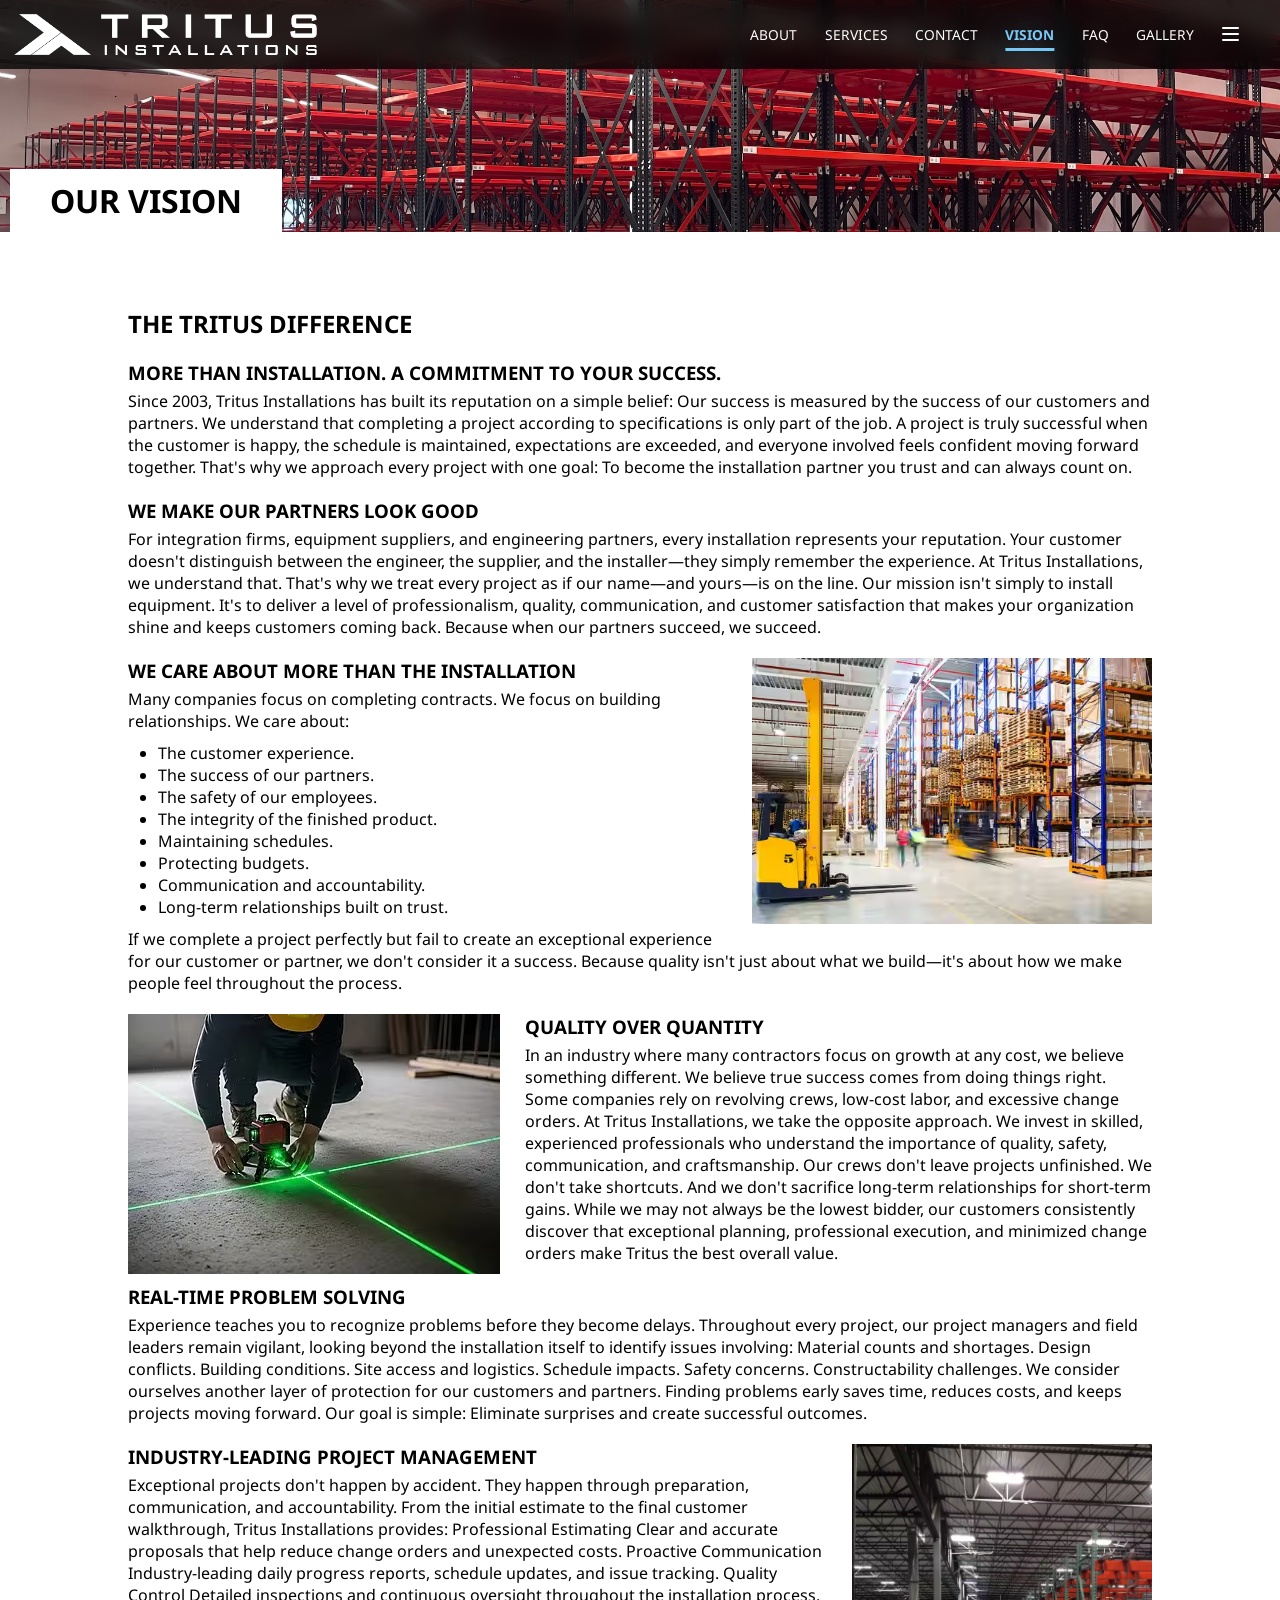
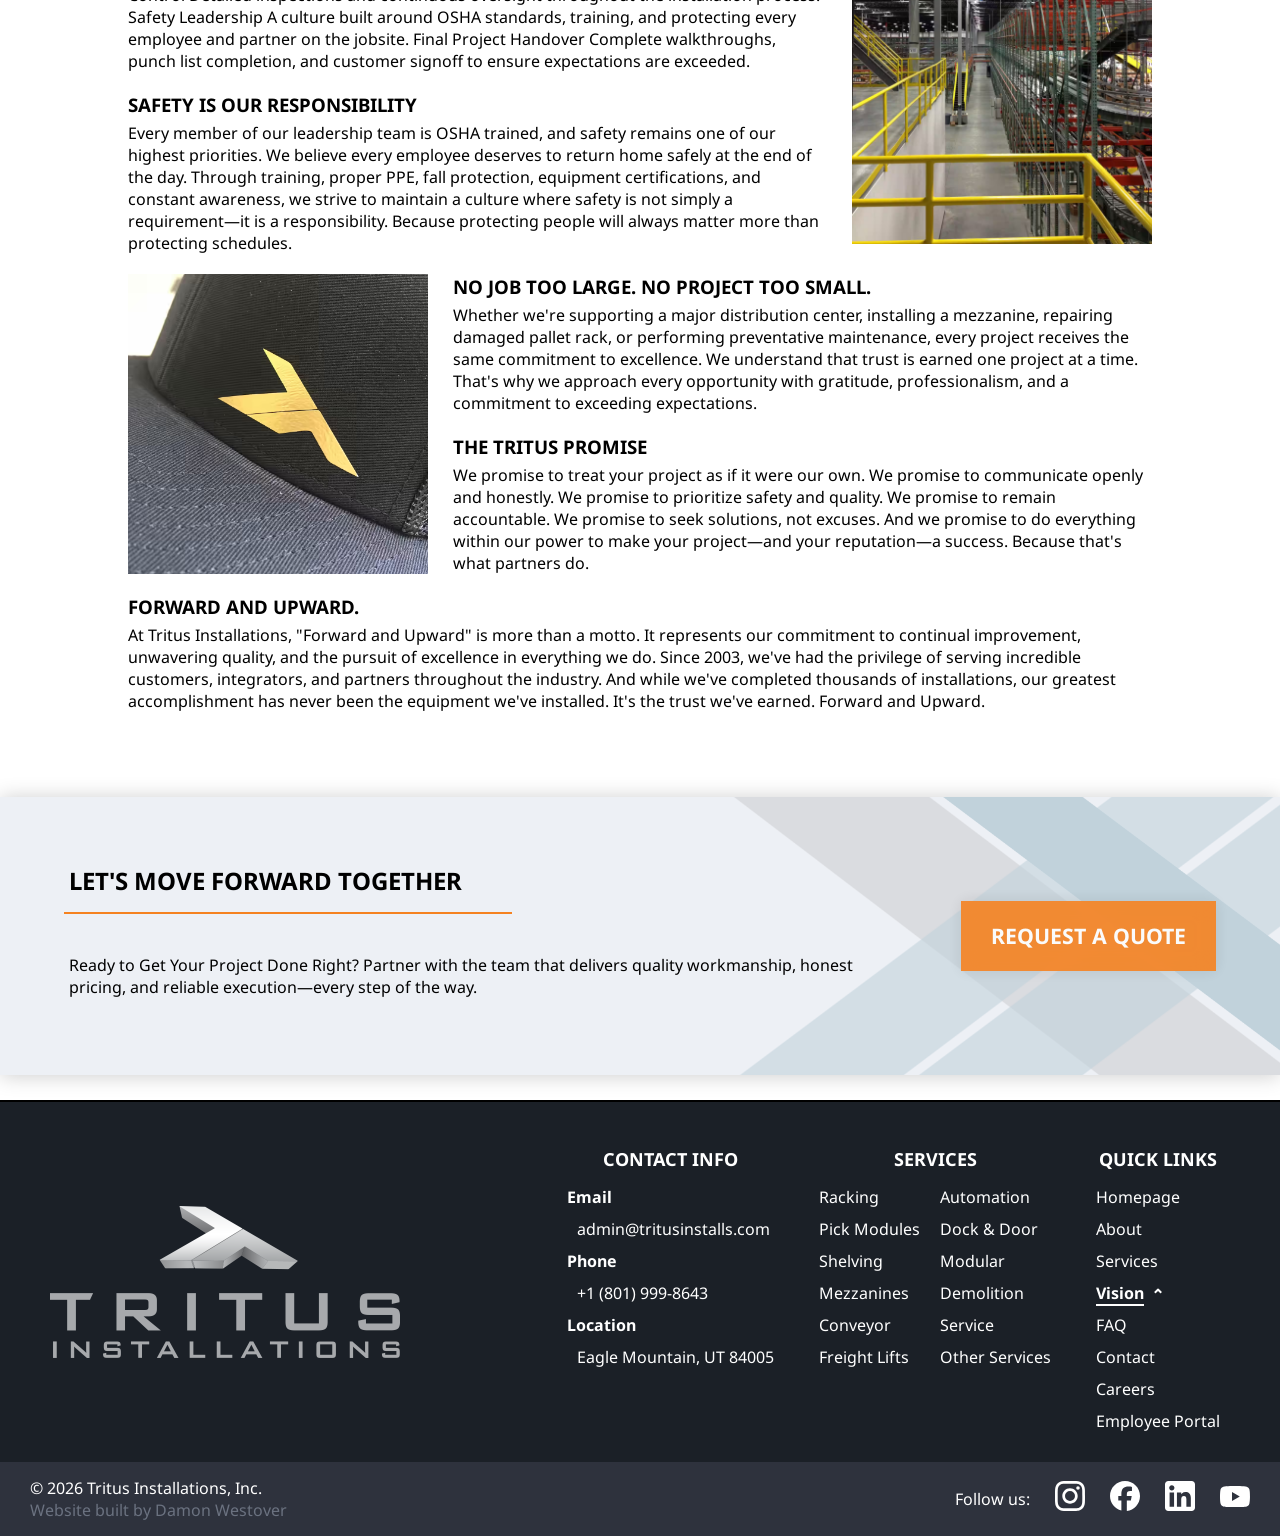
<file: vision/index.html>
<!DOCTYPE html><html lang="en"><head><meta charSet="utf-8"/><meta name="viewport" content="width=device-width, initial-scale=1"/><link rel="preload" href="/images/logo/logo-emblem-abg-white-2d.png" as="image"/><link rel="preload" href="/images/logo/logo-text-abg-white-aa.png" as="image"/><link rel="preload" as="script" fetchPriority="low" href="/_next/static/chunks/0kp-1_7hrmowm.js"/><script src="/_next/static/chunks/1rwcme-qb-33-.js" async=""></script><script src="/_next/static/chunks/38l97uvwruw-r.js" async=""></script><script src="/_next/static/chunks/turbopack-1nxi8ko-0a6vu.js" async=""></script><script src="/_next/static/chunks/0fn5y2mgdw6t7.js" async="" crossorigin=""></script><script src="/_next/static/chunks/1fupfg-kgfcoi.js" async="" crossorigin=""></script><link rel="preload" href="https://fonts.googleapis.com/css2?family=Noto+Sans:ital,wght@0,100..900;1,100..900&amp;display=swap" as="style"/><link rel="preload" href="/styles/general.css?v=1.05" as="style"/><link rel="preload" href="/styles/nav.css?v=1.07" as="style"/><link rel="preload" href="/styles/not-found.css?v=1.05" as="style"/><link rel="preload" href="/styles/footer.css?v=1.05" as="style"/><link rel="preload" href="/styles/vision.css?v=1.05" as="style"/><title>Vision - Tritus Installations</title><meta name="description" content="Learn about the mission and philosophy of Tritus Installations."/><link rel="canonical" href="https://tritusinstalls.com/vision/"/><meta property="og:title" content="Tritus Installations - Vision"/><meta property="og:description" content="Learn about the mission and philosophy of Tritus Installations."/><meta property="og:url" content="https://tritusinstalls.com/vision/"/><meta property="og:site_name" content="Tritus Installations"/><meta property="og:locale" content="en_US"/><meta property="og:image" content="https://tritusinstalls.com/images/misc/steel-shelving-1-banner-small-og.jpg"/><meta property="og:image:width" content="2200"/><meta property="og:image:height" content="1528"/><meta property="og:image:alt" content="Rows of dense red shelving units."/><meta property="og:type" content="website"/><meta name="twitter:card" content="summary_large_image"/><meta name="twitter:title" content="Tritus Installations - Vision"/><meta name="twitter:description" content="Learn about the mission and philosophy of Tritus Installations."/><meta name="twitter:image" content="https://tritusinstalls.com/images/misc/steel-shelving-1-banner-small-og.jpg"/><meta name="twitter:image:alt" content="Rows of dense red shelving units."/><meta name="twitter:image:width" content="2200"/><meta name="twitter:image:height" content="1528"/><link rel="icon" type="image/png" href="/favicon/favicon-96x96.png?v=1.05" sizes="96x96"/><link rel="icon" type="image/svg+xml" href="/favicon/favicon.svg?v=1.05"/><link rel="shortcut icon" href="/favicon/favicon.ico?v=1.05"/><link rel="apple-touch-icon" sizes="180x180" href="/favicon/apple-touch-icon.png?v=1.05"/><meta name="apple-mobile-web-app-title" content="Tritus"/><link rel="manifest" href="/favicon/site.webmanifest?v=1.05"/><link rel="icon" type="image/x-icon" href="/images/logo/favicon.ico"/><meta name="theme-color" content="var(--extra-light)" media="(prefers-color-scheme: light)"/><meta name="theme-color" content="var(--extra-dark)" media="(prefers-color-scheme: dark)"/><link rel="preconnect" href="https://fonts.googleapis.com"/><link rel="preconnect" href="https://fonts.gstatic.com" crossorigin=""/><script src="/_next/static/chunks/0cz1d0mv5g_q7.js" noModule=""></script></head><body><div hidden=""><!--$--><!--/$--></div><link rel="stylesheet" href="https://fonts.googleapis.com/css2?family=Noto+Sans:ital,wght@0,100..900;1,100..900&amp;display=swap"/><link rel="stylesheet" href="/styles/general.css?v=1.05"/><link rel="stylesheet" href="/styles/nav.css?v=1.07"/><link rel="stylesheet" href="/styles/vision.css?v=1.05"/><link rel="stylesheet" href="/styles/footer.css?v=1.05"/><script type="application/ld+json">{"@context":"https://schema.org","@graph":[{"@type":"Organization","@id":"https://tritusinstalls.com/#organization","name":"Tritus Installations, Inc.","description":"Professional material handling installation, project management, and turnkey warehouse solutions since 2003.","founder":{"@type":"Person","@id":"https://tritusinstalls.com/#founder","name":"Brant Westover","email":"brantw@tritusinstalls.com","knowslanguage":[{"@type":"Language","name":"English","alternateName":"en"},{"@type":"Language","name":"Spanish","alternateName":"es"}]},"knowslanguage":[{"@type":"Language","name":"English","alternateName":"en"},{"@type":"Language","name":"Spanish","alternateName":"es"}],"owner":{"@id":"https://tritusinstalls.com/#founder"},"contactPoint":[{"@type":"ContactPoint","contactType":"Administration","email":"admin@tritusinstalls.com"},{"@type":"ContactPoint","contactType":"Sales","email":"sales@tritusinstalls.com"},{"@type":"ContactPoint","contactType":"Careers","email":"jobs@tritusinstalls.com"}],"url":"https://tritusinstalls.com/","telephone":"+1-801-999-8643","logo":"https://tritusinstalls.com/images/logo/logo-full-abg.png","slogan":"Forward and Upward","sameAs":["https://www.facebook.com/TritusInstallations/","https://www.yelp.com/biz/tritus-installations-eagle-mountain","https://instagram.com/dream_warehouse_insider"]},{"@type":"WebSite","@id":"https://tritusinstalls.com/#website","name":"Tritus Installations, Inc.","url":"https://tritusinstalls.com/","creator":{"@type":"Person","name":"Damon Westover"},"publisher":{"@id":"https://tritusinstalls.com/#organization"}},{"@type":"AboutPage","@id":"https://tritusinstalls.com/#visionpage","name":"Tritus Installations - Vision","url":"https://tritusinstalls.com/vision/","isPartOf":{"@id":"https://tritusinstalls.com/#website"},"about":{"@id":"https://tritusinstalls.com/#organization"}}]}</script><nav class="nav-bar"><div class="logo-wrapper"><a class="logo-hl" href="/"><img src="/images/logo/logo-emblem-abg-white-2d.png" class="logo-emblem" alt="Tritus Installations logo."/><img src="/images/logo/logo-text-abg-white-aa.png" class="logo-text" alt=""/></a></div><div class="nav-wrapper"><a href="/about/" class="nav-prio-4">About</a><a href="/services/" class="nav-prio-2">Services</a><a href="/contact/" class="nav-prio-1">Contact</a><a href="#" class="current-page nav-prio-5" title="Scroll to top">Vision</a><a href="/faq/" class="nav-prio-3">FAQ</a><a href="https://instagram.com/dream_warehouse_insider/" target="_blank" class="nav-prio-6">Gallery</a><button type="button" class="nav-menu-button" aria-expanded="false" aria-haspopup="dialog" aria-label="Open menu"><span class="nav-menu-bars" aria-hidden="true"><span></span><span></span><span></span></span></button></div></nav><main id="home-wrapper"><header class="page-header"><h1>Our Vision</h1></header><article class="main-article-content"><h2>THE TRITUS DIFFERENCE</h2><h3>More Than Installation. A Commitment to Your Success.</h3><p>Since 2003, Tritus Installations has built its reputation on a simple belief: Our success is measured by the success of our customers and partners. We understand that completing a project according to specifications is only part of the job. A project is truly successful when the customer is happy, the schedule is maintained, expectations are exceeded, and everyone involved feels confident moving forward together. That&#x27;s why we approach every project with one goal: To become the installation partner you trust and can always count on.</p><h3>We Make Our Partners Look Good</h3><p>For integration firms, equipment suppliers, and engineering partners, every installation represents your reputation. Your customer doesn&#x27;t distinguish between the engineer, the supplier, and the installer—they simply remember the experience. At Tritus Installations, we understand that. That&#x27;s why we treat every project as if our name—and        yours—is on the line. Our mission isn&#x27;t simply to install equipment. It&#x27;s to deliver a level of professionalism, quality, communication, and customer satisfaction that makes your organization shine and keeps customers coming back. Because when our partners succeed, we succeed.</p><img loading="lazy" src="/images/misc/fast-warehouse.avif" alt="" class="float-right"/><h3>We Care About More Than The Installation</h3><p>Many companies focus on completing contracts. We focus on building relationships. We care about:</p><ul><li>The customer experience.</li><li>The success of our partners.</li><li>The safety of our employees.</li><li>The integrity of the finished product.</li><li>Maintaining schedules.</li><li>Protecting budgets.</li><li>Communication and accountability.</li><li>Long-term relationships built on trust.</li></ul>If we complete a project perfectly but fail to create an exceptional experience for our customer or partner, we don&#x27;t consider it a success. Because quality isn&#x27;t just about what we build—it&#x27;s about how we make people feel throughout the process.<p></p><img loading="lazy" src="/images/misc/laser-tool.avif" alt="" class="float-left"/><h3>Quality Over Quantity</h3><p>In an industry where many contractors focus on growth at any cost, we believe something different. We believe true success comes from doing things right. Some companies rely on revolving crews, low-cost labor, and excessive change orders. At Tritus Installations, we take the opposite approach. We invest in skilled, experienced professionals who understand the importance of quality, safety, communication, and craftsmanship. Our crews don&#x27;t leave projects unfinished. We don&#x27;t take shortcuts. And we don&#x27;t sacrifice long-term relationships for short-term gains. While we may not always be the lowest bidder, our customers consistently discover that exceptional planning, professional execution, and minimized change orders make Tritus the best overall value.</p><h3>Real-time Problem Solving</h3><p>Experience teaches you to recognize problems before they become delays. Throughout every project, our project managers and field leaders remain vigilant, looking beyond the installation itself to identify issues involving: Material counts and shortages. Design conflicts. Building conditions. Site access and logistics. Schedule impacts. Safety concerns. Constructability challenges. We consider ourselves another layer of protection for our customers and partners. Finding problems early saves time, reduces costs, and keeps projects moving forward. Our goal is simple: Eliminate surprises and create successful outcomes.</p><img loading="lazy" src="/images/misc/bc-warehouse-cu.avif" alt="" class="float-right"/><h3>Industry-Leading Project Management</h3><p>Exceptional projects don&#x27;t happen by accident. They happen through preparation, communication, and accountability. From the initial estimate to the final customer walkthrough, Tritus Installations provides: Professional Estimating Clear and accurate proposals that help reduce change orders and unexpected costs. Proactive Communication Industry-leading daily progress reports, schedule updates, and issue tracking. Quality Control Detailed inspections and continuous oversight throughout the installation process. Safety Leadership A culture built around OSHA standards, training, and protecting every employee and partner on the jobsite. Final Project Handover Complete walkthroughs, punch list completion, and customer signoff to ensure expectations are exceeded.</p><h3>Safety Is Our Responsibility</h3><p>Every member of our leadership team is OSHA trained, and safety remains one of our highest priorities. We believe every employee deserves to return home safely at the end of the day. Through training, proper PPE, fall protection, equipment certifications, and constant awareness, we strive to maintain a culture where safety is not simply a requirement—it is a responsibility. Because protecting people will always matter more than protecting schedules.</p><img loading="lazy" src="/images/misc/tritus-hat.avif" alt="" class="float-left" style="max-height:300px;object-fit:cover"/><h3>No Job Too Large. No Project Too Small.</h3><p>Whether we&#x27;re supporting a major distribution center, installing a mezzanine, repairing damaged pallet rack, or performing preventative maintenance, every project receives the same commitment to excellence. We understand that trust is earned one project at a time. That&#x27;s why we approach every opportunity with gratitude, professionalism, and a commitment to exceeding expectations.</p><h3>The Tritus Promise</h3><p>We promise to treat your project as if it were our own. We promise to communicate openly and honestly. We promise to prioritize safety and quality. We promise to remain accountable. We promise to seek solutions, not excuses. And we promise to do everything within our power to make your project—and your reputation—a success. Because that&#x27;s what partners do.</p><h3>Forward and Upward.</h3><p>At Tritus Installations, &quot;Forward and Upward&quot; is more than a motto. It represents our commitment to continual improvement, unwavering quality, and the pursuit of excellence in everything we do. Since 2003, we&#x27;ve had the privilege of serving incredible customers, integrators, and partners throughout the industry. And while we&#x27;ve completed thousands of installations, our greatest accomplishment has never been the equipment we&#x27;ve installed. It&#x27;s the trust we&#x27;ve earned. Forward and Upward.</p></article><section class="contact-banner-container"><div class="contact-banner-text-wrapper"><h2>Let&#x27;s move forward together</h2><p>Ready to Get Your Project Done Right? Partner with the team that delivers quality workmanship, honest pricing, and reliable execution—every step of the way.</p></div><a href="/contact/" title="Go to the Contact page" class="hl-button">Request a quote</a></section></main><footer><div id="main-footer-content"><div id="footer-logo-wrapper"><img loading="lazy" src="/images/logo/logo-full-abg.png" alt="Gray Tritus logo, including a 3D emblem and sharp text."/></div><nav class="footer-nav"><div class="footer-col"><h3><a href="/contact/">Contact Info</a></h3><header class="footer-item">Email</header><a href="mailto:admin@tritusinstalls.com" class="indent-footer footer-item">admin@tritusinstalls.com</a><header class="footer-item">Phone</header><a href="tel:+18019998643" class="indent-footer footer-item">+1 (801) 999-8643</a><header class="footer-item">Location</header><span class="indent-footer footer-item">Eagle Mountain, UT 84005</span></div><div class="footer-col"><h3><a href="/services/" style="width:100%;text-align:center">Services</a></h3><div class="footer-multi-col-container"><div class="footer-col"><a href="/services#racking" class="footer-item">Racking</a><a href="/services#pick-modules" class="footer-item">Pick Modules</a><a href="/services#shelving" class="footer-item">Shelving</a><a href="/services#mezzanines" class="footer-item">Mezzanines</a><a href="/services#conveyor" class="footer-item">Conveyor</a><a href="/services#freight-lifts" class="footer-item">Freight Lifts</a></div><div class="footer-col"><a href="/services#automation" class="footer-item">Automation</a><a href="/services#dock-and-door" class="footer-item">Dock &amp; Door</a><a href="/services#modular" class="footer-item">Modular</a><a href="/services#demolition" class="footer-item">Demolition</a><a href="/services#service" class="footer-item">Service</a><a href="/services#others" class="footer-item">Other Services</a></div></div></div><div class="footer-col"><h3>Quick links</h3><a href="/" class="footer-item">Homepage</a><a href="/about/" class="footer-item">About</a><a href="/services/" class="footer-item">Services</a><a href="#" class="footer-item current-page-footer" title="Scroll to top">Vision</a><a href="/faq/" class="footer-item">FAQ</a><a href="/contact/" class="footer-item">Contact</a><a href="/careers/" class="footer-item">Careers</a><a href="https://app.tritusinstalls.com/portal" class="footer-item">Employee Portal</a></div></nav></div><div id="bottom-footer-content"><div id="bottom-footer-text"><div>© 2026 Tritus Installations, Inc.</div><div id="web-dev-cred">Website built by Damon Westover</div></div><div id="social-media-link-container"><span id="sm-text">Follow us:</span><a href="https://instagram.com/dream_warehouse_insider" target="_blank" class="sm-link"><svg xmlns="http://www.w3.org/2000/svg" viewBox="0 0 1000 1000"><path class="sm-svg-path" d="M295.42,6c-53.2,2.51-89.53,11-121.29,23.48-32.87,12.81-60.73,30-88.45,57.82S40.89,143,28.17,175.92c-12.31,31.83-20.65,68.19-23,121.42S2.3,367.68,2.56,503.46,3.42,656.26,6,709.6c2.54,53.19,11,89.51,23.48,121.28,12.83,32.87,30,60.72,57.83,88.45S143,964.09,176,976.83c31.8,12.29,68.17,20.67,121.39,23s70.35,2.87,206.09,2.61,152.83-.86,206.16-3.39S799.1,988,830.88,975.58c32.87-12.86,60.74-30,88.45-57.84S964.1,862,976.81,829.06c12.32-31.8,20.69-68.17,23-121.35,2.33-53.37,2.88-70.41,2.62-206.17s-.87-152.78-3.4-206.1-11-89.53-23.47-121.32c-12.85-32.87-30-60.7-57.82-88.45S862,40.87,829.07,28.19c-31.82-12.31-68.17-20.7-121.39-23S637.33,2.3,501.54,2.56,348.75,3.4,295.42,6m5.84,903.88c-48.75-2.12-75.22-10.22-92.86-17-23.36-9-40-19.88-57.58-37.29s-28.38-34.11-37.5-57.42c-6.85-17.64-15.1-44.08-17.38-92.83-2.48-52.69-3-68.51-3.29-202s.22-149.29,2.53-202c2.08-48.71,10.23-75.21,17-92.84,9-23.39,19.84-40,37.29-57.57s34.1-28.39,57.43-37.51c17.62-6.88,44.06-15.06,92.79-17.38,52.73-2.5,68.53-3,202-3.29s149.31.21,202.06,2.53c48.71,2.12,75.22,10.19,92.83,17,23.37,9,40,19.81,57.57,37.29s28.4,34.07,37.52,57.45c6.89,17.57,15.07,44,17.37,92.76,2.51,52.73,3.08,68.54,3.32,202s-.23,149.31-2.54,202c-2.13,48.75-10.21,75.23-17,92.89-9,23.35-19.85,40-37.31,57.56s-34.09,28.38-57.43,37.5c-17.6,6.87-44.07,15.07-92.76,17.39-52.73,2.48-68.53,3-202.05,3.29s-149.27-.25-202-2.53m407.6-674.61a60,60,0,1,0,59.88-60.1,60,60,0,0,0-59.88,60.1M245.77,503c.28,141.8,115.44,256.49,257.21,256.22S759.52,643.8,759.25,502,643.79,245.48,502,245.76,245.5,361.22,245.77,503m90.06-.18a166.67,166.67,0,1,1,167,166.34,166.65,166.65,0,0,1-167-166.34" transform="translate(-2.5 -2.5)"></path></svg></a><a href="https://facebook.com/tritusinstallations" target="_blank" class="sm-link"><svg xmlns="http://www.w3.org/2000/svg" viewBox="0 0 500 500"><g><path class="sm-svg-path" d="M500,250C500,111.93,388.07,0,250,0S0,111.93,0,250c0,117.24,80.72,215.62,189.61,242.64v-166.24h-51.55v-76.4h51.55v-32.92c0-85.09,38.51-124.53,122.05-124.53,15.84,0,43.17,3.11,54.35,6.21v69.25c-5.9-.62-16.15-.93-28.88-.93-40.99,0-56.83,15.53-56.83,55.9v27.02h81.66l-14.03,76.4h-67.63v171.77c123.79-14.95,219.71-120.35,219.71-248.17Z"></path><path style="fill:none" d="M347.92,326.4l14.03-76.4h-81.66v-27.02c0-40.37,15.84-55.9,56.83-55.9,12.73,0,22.98.31,28.88.93v-69.25c-11.18-3.11-38.51-6.21-54.35-6.21-83.54,0-122.05,39.44-122.05,124.53v32.92h-51.55v76.4h51.55v166.24c19.34,4.8,39.57,7.36,60.39,7.36,10.25,0,20.36-.63,30.29-1.83v-171.77h67.63Z"></path></g></svg></a><a href="https://linkedin.com/in/brant-westover-67041a8a" target="_blank" class="sm-link"><svg xmlns="http://www.w3.org/2000/svg" viewBox="0 0 72 72"><g fill="none" fill-rule="evenodd"><path class="sm-svg-path" d="M8,72 L64,72 C68.418278,72 72,68.418278 72,64 L72,8 C72,3.581722 68.418278,-8.11624501e-16 64,0 L8,0 C3.581722,8.11624501e-16 -5.41083001e-16,3.581722 0,8 L0,64 C5.41083001e-16,68.418278 3.581722,72 8,72 Z"></path><path style="fill:var(--dark-gray)" d="M62,62 L51.315625,62 L51.315625,43.8021149 C51.315625,38.8127542 49.4197917,36.0245323 45.4707031,36.0245323 C41.1746094,36.0245323 38.9300781,38.9261103 38.9300781,43.8021149 L38.9300781,62 L28.6333333,62 L28.6333333,27.3333333 L38.9300781,27.3333333 L38.9300781,32.0029283 C38.9300781,32.0029283 42.0260417,26.2742151 49.3825521,26.2742151 C56.7356771,26.2742151 62,30.7644705 62,40.051212 L62,62 Z M16.349349,22.7940133 C12.8420573,22.7940133 10,19.9296567 10,16.3970067 C10,12.8643566 12.8420573,10 16.349349,10 C19.8566406,10 22.6970052,12.8643566 22.6970052,16.3970067 C22.6970052,19.9296567 19.8566406,22.7940133 16.349349,22.7940133 Z M11.0325521,62 L21.769401,62 L21.769401,27.3333333 L11.0325521,27.3333333 L11.0325521,62 Z" fill="#FFF"></path></g></svg></a><a href="https://youtube.com/channel/UCSJaK8h8N8JirPNTgfXNDTQ" target="_blank" class="sm-link"><svg xmlns="http://www.w3.org/2000/svg" viewBox="0 0 396.53 277.78"><path class="sm-svg-path" d="M388.13,43.45c-4.64-17.09-17.67-30.41-35.05-35.05C322.38,0,198.12,0,198.12,0c0,0-123.97,0-154.67,8.4C26.36,13.03,13.03,26.36,8.11,43.45,0,74.15,0,138.74,0,138.74c0,0,0,64.59,8.11,95.59,4.92,16.8,18.25,30.41,35.34,35.05,30.7,8.4,154.67,8.4,154.67,8.4,0,0,124.26,0,154.96-8.4,17.38-4.63,30.41-18.25,35.05-35.05,8.4-30.99,8.4-95.59,8.4-95.59,0,0,0-64.59-8.4-95.29ZM158.73,198.41v-119.05l102.83,59.38-102.83,59.67Z"></path></svg></a></div></div></footer><!--$--><!--/$--><script src="/_next/static/chunks/0kp-1_7hrmowm.js" id="_R_" async=""></script><script>(self.__next_f=self.__next_f||[]).push([0])</script><script>self.__next_f.push([1,"1:\"$Sreact.fragment\"\n2:I[43289,[\"/_next/static/chunks/0fn5y2mgdw6t7.js\"],\"default\"]\n3:I[73101,[\"/_next/static/chunks/0fn5y2mgdw6t7.js\"],\"default\"]\n4:I[5954,[\"/_next/static/chunks/0fn5y2mgdw6t7.js\",\"/_next/static/chunks/1fupfg-kgfcoi.js\"],\"default\"]\n5:I[558,[\"/_next/static/chunks/0fn5y2mgdw6t7.js\",\"/_next/static/chunks/1fupfg-kgfcoi.js\"],\"default\"]\n11:I[69338,[\"/_next/static/chunks/0fn5y2mgdw6t7.js\"],\"default\",1]\n:HL[\"https://fonts.googleapis.com/css2?family=Noto+Sans:ital,wght@0,100..900;1,100..900\u0026display=swap\",\"style\"]\n:HL[\"/styles/general.css?v=1.05\",\"style\"]\n:HL[\"/styles/nav.css?v=1.07\",\"style\"]\n:HL[\"/styles/not-found.css?v=1.05\",\"style\"]\n:HL[\"/styles/footer.css?v=1.05\",\"style\"]\n:HL[\"/images/logo/logo-emblem-abg-white-2d.png\",\"image\"]\n:HL[\"/images/logo/logo-text-abg-white-aa.png\",\"image\"]\nf:X\n0:{\"P\":null,\"c\":[\"\",\"vision\",\"\"],\"q\":\"\",\"i\":false,\"f\":[[[\"\",{\"children\":[\"vision\",{\"children\":[\"__PAGE__\",{},\"$undefined\",\"$undefined\",4608]},\"$undefined\",\"$undefined\",4608]},\"$undefined\",\"$undefined\",4624],[[\"$\",\"$1\",\"c\",{\"children\":[[[\"$\",\"script\",\"script-0\",{\"src\":\"/_next/static/chunks/0fn5y2mgdw6t7.js\",\"async\":true,\"nonce\":\"$undefined\"}]],[\"$\",\"html\",null,{\"lang\":\"en\",\"children\":[\"$\",\"body\",null,{\"children\":[[\"$\",\"link\",null,{\"rel\":\"icon\",\"type\":\"image/png\",\"href\":\"/favicon/favicon-96x96.png?v=1.05\",\"sizes\":\"96x96\"}],[\"$\",\"link\",null,{\"rel\":\"icon\",\"type\":\"image/svg+xml\",\"href\":\"/favicon/favicon.svg?v=1.05\"}],[\"$\",\"link\",null,{\"rel\":\"shortcut icon\",\"href\":\"/favicon/favicon.ico?v=1.05\"}],[\"$\",\"link\",null,{\"rel\":\"apple-touch-icon\",\"sizes\":\"180x180\",\"href\":\"/favicon/apple-touch-icon.png?v=1.05\"}],[\"$\",\"meta\",null,{\"name\":\"apple-mobile-web-app-title\",\"content\":\"Tritus\"}],[\"$\",\"link\",null,{\"rel\":\"manifest\",\"href\":\"/favicon/site.webmanifest?v=1.05\"}],[\"$\",\"link\",null,{\"rel\":\"icon\",\"type\":\"image/x-icon\",\"href\":\"/images/logo/favicon.ico\"}],[\"$\",\"meta\",null,{\"name\":\"theme-color\",\"content\":\"var(--extra-light)\",\"media\":\"(prefers-color-scheme: light)\"}],[\"$\",\"meta\",null,{\"name\":\"theme-color\",\"content\":\"var(--extra-dark)\",\"media\":\"(prefers-color-scheme: dark)\"}],[\"$\",\"link\",null,{\"rel\":\"preconnect\",\"href\":\"https://fonts.googleapis.com\"}],[\"$\",\"link\",null,{\"rel\":\"preconnect\",\"href\":\"https://fonts.gstatic.com\",\"crossOrigin\":\"\"}],[\"$\",\"link\",null,{\"rel\":\"stylesheet\",\"href\":\"https://fonts.googleapis.com/css2?family=Noto+Sans:ital,wght@0,100..900;1,100..900\u0026display=swap\"}],[\"$\",\"link\",null,{\"rel\":\"stylesheet\",\"href\":\"/styles/general.css?v=1.05\"}],[\"$\",\"link\",null,{\"rel\":\"stylesheet\",\"href\":\"/styles/nav.css?v=1.07\"}],[\"$\",\"$L2\",null,{\"parallelRouterKey\":\"children\",\"error\":\"$undefined\",\"errorStyles\":\"$undefined\",\"errorScripts\":\"$undefined\",\"template\":[\"$\",\"$L3\",null,{}],\"templateStyles\":\"$undefined\",\"templateScripts\":\"$undefined\",\"notFound\":[[[\"$\",\"link\",null,{\"rel\":\"stylesheet\",\"href\":\"/styles/not-found.css?v=1.05\"}],[\"$\",\"link\",null,{\"rel\":\"stylesheet\",\"href\":\"/styles/footer.css?v=1.05\"}],[\"$\",\"nav\",null,{\"className\":\"nav-bar\",\"children\":[[\"$\",\"div\",null,{\"className\":\"logo-wrapper\",\"children\":[\"$\",\"a\",null,{\"className\":\"logo-hl\",\"href\":\"/\",\"title\":\"$undefined\",\"children\":[[\"$\",\"img\",null,{\"src\":\"/images/logo/logo-emblem-abg-white-2d.png\",\"className\":\"logo-emblem\",\"alt\":\"Tritus Installations logo.\"}],[\"$\",\"img\",null,{\"src\":\"/images/logo/logo-text-abg-white-aa.png\",\"className\":\"logo-text\",\"alt\":\"\"}]]}]}],[\"$\",\"div\",null,{\"className\":\"nav-wrapper\",\"children\":[[[\"$\",\"a\",\"about\",{\"href\":\"/about/\",\"className\":\"nav-prio-4\",\"children\":\"About\"}],[\"$\",\"a\",\"services\",{\"href\":\"/services/\",\"className\":\"nav-prio-2\",\"children\":\"Services\"}],[\"$\",\"a\",\"contact\",{\"href\":\"/contact/\",\"className\":\"nav-prio-1\",\"children\":\"Contact\"}],[\"$\",\"a\",\"vision\",{\"href\":\"/vision/\",\"className\":\"nav-prio-5\",\"children\":\"Vision\"}],[\"$\",\"a\",\"faq\",{\"href\":\"/faq/\",\"className\":\"nav-prio-3\",\"children\":\"FAQ\"}]],[\"$\",\"a\",null,{\"href\":\"https://instagram.com/dream_warehouse_insider/\",\"target\":\"_blank\",\"className\":\"nav-prio-6\",\"children\":\"Gallery\"}],[\"$\",\"$L4\",null,{\"links\":[{\"key\":\"about\",\"label\":\"About\",\"href\":\"/about/\"},{\"key\":\"services\",\"label\":\"Services\",\"href\":\"/services/\"},{\"key\":\"contact\",\"label\":\"Contact\",\"href\":\"/contact/\"},{\"key\":\"vision\",\"label\":\"Vision\",\"href\":\"/vision/\"},{\"key\":\"faq\",\"label\":\"FAQ\",\"href\":\"/faq/\"},{\"key\":\"gallery\",\"label\":\"Gallery\",\"href\":\"https://instagram.com/dream_warehouse_insider/\",\"priority\":6,\"external\":true}],\"current\":\"not-found\",\"portalHref\":\"https://app.tritusinstalls.com/portal\"}],[\"$\",\"$L5\",null,{}]]}]]}],[\"$\",\"main\",null,{\"className\":\"page-wrapper\",\"children\":[\"$\",\"div\",null,{\"className\":\"error-content-wrapper\",\"children\":[[\"$\",\"header\",null,{\"className\":\"page-header\",\"children\":[\"$\",\"h1\",null,{\"children\":\"404: Page Not Found\"}]}],[\"$\",\"section\",null,{\"className\":\"not-found-content\",\"children\":[[\"$\",\"p\",null,{\"children\":\"Looks like this page took a wrong turn somewhere. The page you're looking for doesn't exist or may have moved.\"}],[\"$\",\"a\",null,{\"href\":\"/\",\"className\":\"hl-button\",\"children\":\"Return Home\"}]]}]]}]}],[\"$\",\"footer\",null,{\"children\":[[\"$\",\"div\",null,{\"id\":\"main-footer-content\",\"children\":[[\"$\",\"div\",null,{\"id\":\"footer-logo-wrapper\",\"children\":[\"$\",\"img\",null,{\"loading\":\"lazy\",\"src\":\"/images/logo/logo-full-abg.png\",\"alt\":\"Gray Tritus logo, including a 3D emblem and sharp text.\"}]}],[\"$\",\"nav\",null,{\"className\":\"footer-nav\",\"children\":[[\"$\",\"div\",null,{\"className\":\"footer-col\",\"children\":[[\"$\",\"h3\",null,{\"children\":[\"$\",\"a\",null,{\"href\":\"/contact/\",\"children\":\"Contact Info\"}]}],[\"$\",\"header\",null,{\"className\":\"footer-item\",\"children\":\"Email\"}],[\"$\",\"a\",null,{\"href\":\"mailto:admin@tritusinstalls.com\",\"className\":\"indent-footer footer-item\",\"children\":\"admin@tritusinstalls.com\"}],\"$L6\",\"$L7\",\"$L8\",\"$L9\"]}],\"$La\",\"$Lb\"]}]]}],\"$Lc\"]}]],[]],\"forbidden\":\"$undefined\",\"unauthorized\":\"$undefined\"}]]}]}]]}],{\"children\":[\"$Ld\",{\"children\":[\"$Le\",{},null,false,null]},null,false,\"$f\"]},null,false,null],\"$L10\",false]],\"m\":\"$undefined\",\"G\":[\"$11\",[]],\"S\":true,\"h\":null,\"r\":\"$undefined\",\"s\":\"$undefined\",\"a\":\"$undefined\",\"l\":\"$undefined\",\"p\":\"$undefined\",\"d\":\"$undefined\",\"b\":\"WjDsQVJhzVtp4LXxEM4xr\"}\n32:I[73521,[\"/_next/static/chunks/0fn5y2mgdw6t7.js\"],\"ViewportBoundary\"]\n34:I[73521,[\"/_next/static/chunks/0fn5y2mgdw6t7.js\"],\"MetadataBoundary\"]\n35:\"$Sreact.suspense\"\n:HL[\"/styles/vision.css?v=1.05\",\"style\"]\n6:[\"$\",\"header\",null,{\"className\":\"footer-item\",\"children\":\"Phone\"}]\n7:[\"$\",\"a\",null,{\"href\":\"tel:+18019998643\",\"className\":\"indent-footer footer-item\",\"children\":\"+1 (801) 999-8643\"}]\n8:[\"$\",\"header\",null,{\"className\":\"footer-item\",\"children\":\"Location\"}]\n9:[\"$\",\"span\",null,{\"className\":\"indent-footer footer-item\",\"children\":\"Eagle Mountain, UT 84005\"}]\na:[\"$\",\"div\",null,{\"className\":\"footer-col\",\"children\":[[\"$\",\"h3\",null,{\"children\":[\"$\",\"a\",null,{\"href\":\"/services/\",\"style\":{\"width\":\"100%\",\"textAlign\":\"center\"},\"children\":\"Services\"}]}],[\"$\",\"div\",null,{\"className\":\"footer-multi-col-container\",\"children\":[[\"$\",\"div\",null,{\"className\":\"footer-col\",\"children\":[[\"$\",\"a\",null,{\"href\":\"/services#racking\",\"className\":\"footer-item\",\"children\":\"Racking\"}],[\"$\",\"a\",null,{\"href\":\"/services#pick-modules\",\"className\":\"footer-item\",\"children\":\"Pick Modules\"}],[\"$\",\"a\",null,{\"href\":\"/services#shelving\",\"className\":\"footer-item\",\"children\":\"Shelving\"}],[\"$\",\"a\",null,{\"href\":\"/services#mezzanines\",\"className\":\"footer-item\",\"children\":\"Mezzanines\"}],[\"$\",\"a\",null,{\"href\":\"/services#conveyor\",\"className\":\"footer-item\",\"children\":\"Conveyor\"}],[\"$\",\"a\",null,{\"href\":\"/services#freight-lifts\",\"className\":\"footer-item\",\"children\":\"Freight Lifts\"}]]}],[\"$\",\"div\",null,{\"className\":\"footer-col\",\"children\":[[\"$\",\"a\",null,{\"href\":\"/services#automation\",\"className\":\"footer-item\",\"children\":\"Automation\"}],[\"$\",\"a\",null,{\"href\":\"/services#dock-and-door\",\"className\":\"footer-item\",\"children\":\"Dock \u0026 Door\"}],[\"$\",\"a\",null,{\"href\":\"/services#modular\",\"className\":\"footer-item\",\"children\":\"Modular\"}],[\"$\",\"a\",null,{\"href\":\"/services#demolition\",\"className\":\"footer-item\",\"children\":\"Demolition\"}],[\"$\",\"a\",null,{\"href\":\"/services#service\",\"className\":\"footer-item\",\"children\":\"Service\"}],[\"$\",\"a\",null,{\"href\":\"/services#others\",\"className\":\"footer-item\",\"children\":\"Other Services\"}]]}]]}]]}]\nb:[\"$\",\"div\",null,{\"className\":\"footer-col\",\"children\":[[\"$\",\"h3\",null,{\"children\":\"Quick links\"}],[[\"$\",\"a\",\"home\",{\"href\":\"/\",\"className\":\"footer-item\",\"children\":\"Homepage\"}],[\"$\",\"a\",\"about\",{\"href\":\"/about/\",\"className\":\"footer-item\",\"children\":\"About\"}],[\"$\",\"a\",\"services\",{\"href\":\"/services/\",\"className\":\"footer-item\",\"children\":\"Services\"}],[\"$\",\"a\",\"vision\",{\"href\":\"/vision/\",\"className\":\"footer-item\",\"children\":\"Vision\"}],[\"$\",\"a\",\"faq\",{\"href\":\"/faq/\",\"className\":\"footer-item\",\"children\":\"FAQ\"}],[\"$\",\"a\",\"contact\",{\"href\":\"/contact/\",\"className\":\"footer-item\",\"children\":\"Contact\"}],[\"$\",\"a\",\"careers\",{\"href\":\"/careers/\",\"className\":\"footer-item\",\"children\":\"Careers\"}]],[\"$\",\"a\",null,{\"href\":\"https://app.tritusinstalls.com/portal\",\"className\":\"footer-item\",\"children\":\"Employee Portal\"}]]}]\n12:T64b,M295.42,6c-53.2,2.51-89.53,11-121.29,23.48-32.87,12.81-60.73,30-88.45,57.82S40.89,143,28.17,175.92c-12.31,31.83-20.65,68.19-23,121.42S2.3,367.68,2.56,503.46,3.42,656.26,6,709.6c2.54,53.19,11,89.51,23.48,121.28,12.83,32.87,30,60.72,57.83,88.45S143,964.09,176,976.83c31.8,12.29,68.17,20.67,121.39,23s70.35,2.87,206.09,2.61,152.83-.86,206.16-3.39S799.1,988,830.88,975.58c32.87-12.86,60.74-30,88.45-57.84S964.1,862,976.81,829.06c12.32-31.8,20.69-68.17,23-121.35,2.33-53.37,2.88-70.41,2.62-206.17s-.87-152.78-3.4-206.1-11-89.53-23.47-121.32c-12.85-32.87-30-60.7-57.82-88.45S862,40.87,829.07,28.19c-31.82-12.31-68.17-20.7-121.39-23S637.33,2.3,501.54,2.56,348.75,3.4,295.42,6m5.84,903.88c-48.75-2.12-75.22-10.22-92.86-17-23.36-9-40-19.88-57.58-37.29s-28.38-34.11-37.5-57.42c-6.85-17.64-15.1-44.08-17.38-92.83-2.48-52.69-3-68.51-3.29-202s.22-149.29,2.53-202c2.08-48.71,10.23-75.21,17-92.84,9-23.39,19.84-40,37.29-57.57s34.1-28.39,57.43-37.51c17.62-6.88,44.06-15.06,92.79-17.38,52.73-2.5,68.53-3,202-3.29s149.31.21,202.06,2.53c48.71,2.12,75.22,10.19,92.83,17,23.37,9,40,19.81,57.57,37.29s28.4,34.07,37.52,57.45c6.89,17.57,15.07,44,17.37,92.76,2.51,52.73,3.08,68.54,3.32,202s-.23,149.31-2.54,202c-2.13,48.75-10.21,75.23-17,92.89-9,23.35-19.85,40-37.31,57.56s-34.09,28.38-57.43,37.5c-17.6,6.87-44.07,15.07-92.76,17.39-52.73,2.48-68.53,3-202.05,3.29s-149.27-.25-202-2.53m407.6-674.61a60,60,0,1,0,59.88-60.1,60,60,0,0,0-59.88,60.1M245.77,503c.28,141.8,115.44,256.49,257.21,256.22S759.52,643.8,759.25,502,643.79,245.48,502,245.76,245.5,361.22,245.77,503m90.06-.18a166.67,166.67,0,1,1,167,166.34,166.65,166.65,0,0,1-167-166.34c:[\"$\",\"div\",null,{\"id\":\"bottom-footer-content\",\"children\":[[\"$\",\"div\",null,{\"id\":\"bottom-footer-text\",\"children\":[[\"$\",\"div\",null,{\"children\":\"© 2026 Tritus Installations, Inc.\"}],[\"$\",\"div\",null,{\"id\":\"web-dev-cred\",\"children\":\"Website built by Damon Westover\"}]]}],[\"$\",\"div\",null,{\"id\":\"social-media-link-container\",\"children\":[[\"$\",\"span\",null,{\"id\":\"sm-text\",\"children\":\"Follow us:\"}],[\"$\",\"a\",null,{\"href\":\"https://instagram.com/dream_warehouse_insider\",\"target\":\"_blank\",\"className\":\"sm-link\",\"children\":[\"$\",\"svg\",null,{\"xmlns\":\"http://www.w3.org/2000/svg\",\"viewBox\":\"0 0 1000 1000\",\"children\":[\"$\",\"path\",null,{\"className\":\"sm-svg-path\",\"d\":\"$12\",\"transform\":\"translate(-2.5 -2.5)\"}]}]}],[\"$\",\"a\",null,{\"href\":\"https://facebook.com/tritusinstallations\",\"target\":\"_blank\",\"className\":\"sm-link\",\"children\":[\"$\",\"svg\",null,{\"xmlns\":\"http://www.w3.org/2000/svg\",\"viewBox\":\"0 0 500 500\",\"children\":[\"$\",\"g\",null,{\"children\":[[\"$\",\"path\",null,{\"className\":\"sm-svg-path\",\"d\":\"M500,250C500,111.93,388.07,0,250,0S0,111.93,0,250c0,117.24,80.72,215.62,189.61,242.64v-166.24h-51.55v-76.4h51.55v-32.92c0-85.09,38.51-124.53,122.05-124.53,15.84,0,43.17,3.11,54.35,6.21v69.25c-5.9-.62-16.15-.93-28.88-.93-40.99,0-56.83,15.53-56.83,55.9v27.02h81.66l-14.03,76.4h-67.63v171.77c123.79-14.95,219.71-120.35,219.71-248.17Z\"}],[\"$\",\"path\",null,{\"style\":{\"fill\":\"none\"},\"d\":\"M347.92,326.4l14.03-76.4h-81.66v-27.02c0-40.37,15.84-55.9,56.83-55.9,12.73,0,22.98.31,28.88.93v-69.25c-11.18-3.11-38.51-6.21-54.35-6.21-83.54,0-122.05,39.44-122.05,124.53v32.92h-51.55v76.4h51.55v166.24c19.34,4.8,39.57,7.36,60.39,7.36,10.25,0,20.36-.63,30.29-1.83v-171.77h67.63Z\"}]]}]}]}],[\"$\",\"a\",null,{\"href\":\"https://linkedin.com/in/brant-westover-67041a8a\",\"target\":\"_blank\",\"className\":\"sm-link\",\"children\":[\"$\",\"svg\",null,{\"xmlns\":\"http://www.w3.org/2000/svg\",\"viewBox\":\"0 0 72 72\",\"children\":[\"$\",\"g\",null,{\"fill\":\"none\",\"fillRule\":\"evenodd\",\"children\":[[\"$\",\"path\",null,{\"className\":\"sm-svg-path\",\"d\":\"M8,72 L64,72 C68.418278,72 72,68.418278 72,64 L72,8 C72,3.581722 68.418278,-8.11624501e-16 64,0 L8,0 C3.581722,8.11624501e-16 -5.41083001e-16,3.581722 0,8 L0,64 C5.41083001e-16,68.418278 3.581722,72 8,72 Z\"}],\"$L13\"]}]}]}],\"$L14\"]}]]}]\nd:[\"$\",\"$1\",\"c\",{\"children\":[null,[\"$\",\"$L2\",null,{\"parallelRouterKey\":\"children\",\"error\":\"$undefined\",\"errorStyles\":\"$undefined\",\"errorScripts\":\"$undefined\",\"template\":[\"$\",\"$L3\",null,{}],\"templateStyles\":\"$undefined\",\"templateScripts\":\"$undefined\",\"notFound\":\"$undefined\",\"forbidden\":\"$undefined\",\"unauthorized\":\"$undefined\"}]]}]\n15:T746,{\"@context\":\"https://schema.org\",\"@graph\":[{\"@type\":\"Organization\",\"@id\":\"https://tritusinstalls.com/#organization\",\"name\":\"Tritus Installations, Inc.\",\"description\":\"Professional material handling installation, project management, and turnkey warehouse solutions since 2003.\",\"founder\":{\"@type\":\"Person\",\"@id\":\"https://tritusinstalls.com/#founder\",\"name\":\"Brant Westover\",\"email\":\"brantw@tritusinstalls.com\",\"knowslanguage\":[{\"@type\":\"Language\",\"name\":\"English\",\"alternateName\":\"en\"},{\"@type\":\"Language\",\"name\":\"Spanish\",\"alternateName\":\"es\"}]},\"knowslanguage\":[{\"@type\":\"Language\",\"name\":\"English\",\"alternateName\":\"en\"},{\"@type\":\"Language\",\"name\":\"Spanish\",\"alternateName\":\"es\"}],\"owner\":{\"@id\":\"https://tritusinstalls.com/#founder\"},\"contactPoint\":[{\"@type\":\"ContactPoint\",\"contactType\":\"Administration\",\"email\":\"admin@tritusinstalls.com\"},{\"@type\":\"ContactPoint\",\"contactType\":\"Sales\",\"email\":\"sales@tritusinstalls.com\"},{\"@type\":\"ContactPoint\",\"contactType\":\"Careers\",\"email\":\"jobs@tritusinstalls.com\"}],\"url\":\"https://tritusinstalls.com/\",\"telephone\":\"+1-801-999-8643\",\"logo\":\"https://tritusinstalls.com/images/logo/logo-full-abg.png\",\"slogan\":\"Forward and Upward\",\"sameAs\":[\"https://www.facebook.com/TritusInstallations/\",\"https://www.yelp.com/biz/tritus-installations-eagle-mountain\",\"https://instagram.com/dream_warehouse_insider\"]},{\"@type\":\"WebSite\",\"@id\":\"https://tritusinstalls.com/#website\",\"name\":\"Tritus Installations, Inc.\",\"url\":\"https://tritusinstalls.com/\",\"creator\":{\"@type\":\"Person\",\"name\":\"Damon Westover\"},\"publisher\":{\"@id\":\"https://tritusinstalls.com/#organization\"}},{\"@type\":\"AboutPage\",\"@id\":\"https://tritusinstalls.com/#visionpage\",\"name\":\"Tritus Installations - Vision\",\"url\":\"https://tritusinstalls.com/vision/\",\"isPartOf\":{\"@id\":\"https://tritusinstalls.com/#website\"},\"about\":{\"@id\":\"https://tritusinstalls.com/#organization\"}}]}e:[\"$\",\"$1\",\"c\",{\"children\":[[[\"$\",\"link\",null,{\"rel\":\"stylesheet\",\"href\":\"/styles/vision.css?v=1.05\"}],[\"$\",\"link\",null,{\"rel\":\"stylesheet\",\"href\":\"/styles/footer.css?v=1.05\"}],[\"$\",\"script\",null,{\"type\":\"application/ld+json\",\"dangerouslySetInnerHTML\":{\"__html\":\"$15\"}}],[\"$\",\"nav\",null,{\"className\":\"nav-bar\",\"children\":[[\"$\",\"div\",null,{\"className\":\"logo-wrapper\",\"children\":[\"$\",\"a\",null,{\"className\":\"logo-hl\",\"href\":\"/\",\"title\":\"$undefined\",\"children\":[[\"$\",\"img\",null,{\"src\":\"/images/logo/logo-emblem-abg-white-2d.png\",\"className\":\"logo-emblem\",\"alt\":\"Tritus Installations logo.\"}],[\"$\",\"img\",null,{\"src\":\"/images/logo/logo-text-abg-white-aa.png\",\"className\":\"logo-text\",\"alt\":\"\"}]]}]}],[\"$\",\"div\",null,{\"className\":\"nav-wrapper\",\"children\":[[[\"$\",\"a\",\"about\",{\"href\":\"/about/\",\"className\":\"nav-prio-4\",\"children\":\"About\"}],[\"$\",\"a\",\"services\",{\"href\":\"/services/\",\"className\":\"nav-prio-2\",\"children\":\"Services\"}],[\"$\",\"a\",\"contact\",{\"href\":\"/contact/\",\"className\":\"nav-prio-1\",\"children\":\"Contact\"}],[\"$\",\"a\",\"vision\",{\"href\":\"#\",\"className\":\"current-page nav-prio-5\",\"title\":\"Scroll to top\",\"children\":\"Vision\"}],[\"$\",\"a\",\"faq\",{\"href\":\"/faq/\",\"className\":\"nav-prio-3\",\"children\":\"FAQ\"}]],[\"$\",\"a\",null,{\"href\":\"https://instagram.com/dream_warehouse_insider/\",\"target\":\"_blank\",\"className\":\"nav-prio-6\",\"children\":\"Gallery\"}],[\"$\",\"$L4\",null,{\"links\":\"$0:f:0:1:0:props:children:1:props:children:props:children:14:props:notFound:0:2:props:children:1:props:children:2:props:links\",\"current\":\"vision\",\"portalHref\":\"https://app.tritusinstalls.com/portal\"}],[\"$\",\"$L5\",null,{}]]}]]}],[\"$\",\"main\",null,{\"id\":\"home-wrapper\",\"children\":[[\"$\",\"header\",null,{\"className\":\"page-header\",\"children\":[\"$\",\"h1\",null,{\"children\":\"Our Vision\"}]}],[\"$\",\"article\",null,{\"className\":\"main-article-content\",\"children\":[[\"$\",\"h2\",null,{\"children\":\"THE TRITUS DIFFERENCE\"}],[\"$\",\"h3\",null,{\"children\":\"More Than Installation. A Commitment to Your Success.\"}],[\"$\",\"p\",null,{\"children\":\"Since 2003, Tritus Installations has built its reputation on a simple belief: Our success is measured by the success of our customers and partners. We understand that completing a project according to specifications is only part of the job. A project is truly successful when the customer is happy, the schedule is maintained, expectations are exceeded, and everyone involved feels confident moving forward together. That's why we approach every project with one goal: To become the installation partner you trust and can always count on.\"}],\"$L16\",\"$L17\",\"$L18\",\"$L19\",\"$L1a\",\"$L1b\",\"If we complete a project perfectly but fail to create an exceptional experience for our customer or partner, we don't consider it a success. Because quality isn't just about what we build—it's about how we make people feel throughout the process.\",\"$L1c\",\"$L1d\",\"$L1e\",\"$L1f\",\"$L20\",\"$L21\",\"$L22\",\"$L23\",\"$L24\",\"$L25\",\"$L26\",\"$L27\",\"$L28\",\"$L29\",\"$L2a\",\"$L2b\",\"$L2c\",\"$L2d\"]}],\"$L2e\"]}],\"$L2f\"],[\"$L30\"],\"$L31\"]}]\n10:[\"$\",\"$1\",\"h\",{\"children\":[null,[\"$\",\"$L32\",null,{\"children\":\"$L33\"}],[\"$\",\"div\",null,{\"hidden\":true,\"children\":[\"$\",\"$L34\",null,{\"children\":[\"$\",\"$35\",null,{\"name\":\"Next.Metadata\",\"children\":\"$L36\"}]}]}],null]}]\n3b:I[73521,[\"/_next/static/chunks/0fn5y2mgdw6t7.js\"],\"OutletBoundary\"]\nf:C\n13:[\"$\",\"path\",null,{\"style\":{\"fill\":\"var(--dark-gray)\"},\"d\":\"M62,62 L51.315625,62 L51.315625,43.8021149 C51.315625,38.8127542 49.4197917,36.0245323 45.4707031,36.0245323 C41.1746094,36.0245323 38.9300781,38.9261103 38.9300781,43.8021149 L38.9300781,62 L28.6333333,62 L28.6333333,27.3333333 L38.9300781,27.3333333 L38.9300781,32.0029283 C38.9300781,32.0029283 42.0260417,26.2742151 49.3825521,26.2742151 C56.7356771,26.2742151 62,30.7644705 62,40.051212 L62,62 Z M16.349349,22.7940133 C12.8420573,22.7940133 10,19.9296567 10,16.3970067 C10,12.8643566 12.8420573,10 16.349349,10 C19.8566406,10 22.6970052,12.8643566 22.6970052,16.3970067 C22.6970052,19.9296567 19.8566406,22.7940133 16.349349,22.7940133 Z M11.0325521,62 L21.769401,62 L21.769401,27.3333333 L11.0325521,27.3333333 L11.0325521,62 Z\",\"fill\":\"#FFF\"}]\n14:[\"$\",\"a\",null,{\"href\":\"https://youtube.com/channel/UCSJaK8h8N8JirPNTgfXNDTQ\",\"target\":\"_blank\",\"className\":\"sm-link\",\"children\":[\"$\",\"svg\",null,{\"xmlns\":\"http://www.w3.org/2000/svg\",\"viewBox\":\"0 0 396.53 277.78\",\"children\":[\"$\",\"path\",null,{\"className\":\"sm-svg-path\",\"d\":\"M388.13,43.45c-4.64-17.09-17.67-30.41-35.05-35.05C322.38,0,198.12,0,198.12,0c0,0-123.97,0-154.67,8.4C26.36,13.03,13.03,26.36,8.11,43.45,0,74.15,0,138.74,0,138.74c0,0,0,64.59,8.11,95.59,4.92,16.8,18.25,30.41,35.34,35.05,30.7,8.4,154.67,8.4,154.67,8.4,0,0,124.26,0,154.96-8.4,17.38-4.63,30.41-18.25,35.05-35.05,8.4-30.99,8.4-95.59,8.4-95.59,0,0,0-64.59-8.4-95.29ZM158.73,198.41v-119.05l102.83,59.38-102.83,59.67Z\"}]}]}]\n16:[\"$\",\"h3\",null,{\"children\":\"We Make Our Partners Look Good\"}]\n17:[\"$\",\"p\",null,{\"children\":\"For integration firms, equipment suppliers, and engineering partners, every installation represents your reputation. Your customer doesn't distinguish between the engineer, the supplier, and the installer—they simply remember the experience. At Tritus Installations, we understand that. That's why we treat every project as if our name—and        yours—is on the line. Our mission isn't simply to install equipment. It's to deliver a level of professionalism, quality, communication, and customer satisfaction that makes your organization shine and keeps customers coming back. Because when our partners succeed, we succeed.\"}]\n18:[\"$\",\"img\",null,{\"loading\":\"lazy\",\"src\":\"/images/misc/fast-warehouse.avif\",\"alt\":\"\",\"className\":\"float-right\"}]\n19:[\"$\",\"h3\",null,{\"children\":\"We Care About More Than The Installation\"}]\n1a:[\"$\",\"p\",null,{\"children\":\"Many companies focus on completing contracts. We focus on building relationships. We care about:\"}]\n1b:[\"$\",\"ul\",null,{\"children\":[[\"$\",\"li\",null,{\"children\":\"The customer experience.\"}],[\"$\",\"li\",null,{\"children\":\"The success of our partners.\"}],[\"$\",\"li\",null,{\"children\":\"The safety of our employees.\"}],[\"$\",\"li\",null,{\"children\":\"The integrity of the finished product.\"}],[\"$\",\"li\",null,{\"children\":\"Maintaining schedules.\"}],[\"$\",\"li\",null,{\"children\":\"Protecting budgets.\"}],[\"$\",\"li\",null,{\"children\":\"Communication and accountability.\"}],[\"$\",\"li\",null,{\"children\":\"Long-term relationships built on trust.\"}]]}]\n1c:[\"$\",\"p\",null,{}]\n1d:[\"$\",\"img\",null,{\"loading\":\"lazy\",\"src\":\"/images/misc/laser-tool.avif\",\"alt\":\"\",\"className\":\"float-left\"}]\n1e:[\"$\",\"h3\",null,{\"children\":\"Quality Over Quantity\"}]\n1f:[\"$\",\"p\",null,{\"children\":\"In an industry where many contractors focus on growth at any cost, we believe something different. We believe true success comes from doing things right. Some companies rely on revolving crews, low-cost labor, and excessive change orders. At Tritus Installations, we take the opposite approach. We invest in skilled, experienced professionals who understand the importance of quality, safety, communication, and craftsmanship. Our crews don't leave projects unfinished. We don't take shortcuts. And we don't sacrifice long-term relationships for short-term gains. While we may not always be the lowest bidder, our customers consistently discover that exceptional planning, professional execution, and minimized change orders make Tritus the best overall value.\"}]\n20:[\"$\",\"h3\",null,{\"children\":\"Real-time Problem Solving\"}]\n21:[\"$\",\"p\",null,{\"children\":\"Experience teaches you to recognize problems before they become delays. Throughout every project, our project managers and field leaders remain vigilant, looking beyond the installation itself to identify issues involving: Material counts and shortages. Design conflicts. Building conditions. Site access and logistics. Schedule impacts. Safety concerns. Constructability challenges. We consider ourselves another layer of protection for our customers and partners. Finding problems early saves time, reduces costs, and keeps projects moving forward. Our goal is simple: Eliminate surprises and create successful outcomes.\"}]\n22:[\"$\",\"img\",null,{\"loading\":\"lazy\",\"src\":\"/images/misc/bc-warehouse-cu.avif\",\"alt\":\"\",\"className\":\"float-right\"}]\n23:[\"$\",\"h3\",null,{\"children\":\"Industry-Leading Project Management\"}]\n24:[\"$\",\"p\",null,{\"children\":\"Exceptional projects don't happen by accident. They happen through preparation, communication, and accountability. From the initial estimate to the final customer walkthrough, Tritus Installations provides: Professional Estimating Clear and accurate proposals that help reduce change orders and unexpected costs. Proactive Communication Industry-leading daily progress reports, schedule updates, and issue tracking. Quality Control Detailed inspections and continuous oversight throughout the installation process. Safety Leadership A culture built around OSHA standards, training, and protecting every employee and partner on the jobsite. Final Project Handover Complete walkthroughs, punch list completion, and customer signoff to ensure expectations are exceeded.\"}]\n25:[\"$\",\"h3\",null,{\"children\":\"Safety Is Our Responsibility\"}]\n26:[\"$\",\"p\",null,{\"children\":\"Every member of our leadership team is OSHA trained, and safety remains one of our highest priorities. We believe every employee deserves to return home safely at the end of the day. Through training, proper PPE, fall protection, equipment certifications, and constant awareness, we strive to maintain a culture where safety is not simply a requirement—it is a responsibility. Because protecting people will always matter more than protecting schedules.\"}]\n27:[\"$\",\"img\",null,{\"loading\":\"lazy\",\"src\":\"/images/misc/tritus-hat.avif\",\"alt\":\"\",\"className\":\"float-left\",\"style\":{\"maxHeight\":\"300px\",\"objectFit\":\"cover\"}}]\n28:[\"$\",\"h3\",null,{\"children\":\"No Job Too Large. No Project Too Small.\"}]\n29:[\"$\",\"p\",null,{\"children\":\"Whether we're supporting a major distribution center, installing a mezzanine, repairing damaged pallet rack, or performing preventative maintenance, every project receives the same commitment to excellence. We understand that trust is earned one project at a time. That's why we approach every opportunity with gratitude, professionalism, and a commitment to exceeding expectations.\"}]\n2a:[\"$\",\"h3\",null,{\"children\":\"The Tritus Promise\"}]\n2b:[\"$\",\"p\",null,{\"children\":\"We promise to treat your project as if it were our own. We promise to communicate openly and honestly. We promise to prioritize safety and quality. We promise to remain accountable. We promise to seek solutions, not excuses. And we promise to do everything within our power to make your project—and your reputation—a success. Because that's what partners do.\"}]\n2c:[\"$\",\"h3\",null,{\"children\":\"Forward and Upward.\"}]\n2d:[\"$\",\"p\",null,{\"children\":\"At Tritus Installations, \\\"Forward and Upward\\\" is more than a motto. It represents our commitment to continual improvement, unwavering quality, and the pursuit of excellence in everything we do. Since 2003, we've had the privilege of serving incredible customers, integrators, and partners throughout the industry. And while we've completed thousands of installations, our greatest accomplishment has never been the equipment we've installed. It's the trust we've earned. Forward and Upward.\"}]\n2e:[\"$\",\"section\",null,{\"className\":\"contact-banner-container\",\"children\":[[\"$\",\"div\",null,{\"className\":\"contact-banner-text-wrapper\",\"children\":[[\"$\",\"h2\",null,{\"children\":\"Let's move forward together\"}],[\"$\",\"p\",null,{\"children\":\"Ready to Get Your Project Done Right? Partner with the team that delivers quality workmanship, honest pricing, and reliable execution—every step of the way.\"}]]}],[\"$\",\"a\",null,{\"href\":\"/contact/\",\"title\":\"Go to the Contact page\",\"className\":\"hl-button\",\"children\":\"Request a quote\"}]]}]\n37:T64b,M295.42,6c-53.2,2.51-89.53,11-121.29,23.48-32.87,12.81-60.73,30-88.45,57.82S40.89,143,28.17,175.92c-12.31,31.83-20.65,68.19-23,121.42S2.3,367.68,2.56,503.46,3.42,656.26,6,709.6c2.54,53.19,11,89.51,23.48,121.28,12.83,32.87,30,60.72,57.83,88.45S143,964.09,176,976.83c31.8,12.29,68.17,20.67,121.39,23s70.35,2.87,206.09,2.61,152.83-.86,206.16-3.39S799.1,988,830.88,975.58c32.87-12.86,60.74-30,88.45-57.84S964.1,862,976.81,829.06c12.32-31.8,20.69-68.17,23-121.35,2.33-53.37,2.88-70.41,2.62-206.17s-.87-152.78-3.4-206.1-11-89.53-23.47-121.32c-12.85-32.87-30-60.7-57.82-88.45S862,40.87,829.07,28.19c-31.82-12.31-68.17-20.7-121.39-23S637.33,2.3,501.54,2.56,348.75,3.4,295.42,6m5.84,903.88c-48.75-2.12-75.22-10.22-92.86-17-23.36-9-40-19.88-57.58-37.29s-28.38-34.11-37.5-57.42c-6.85-17.64-15.1-44.08-17.38-92.83-2.48-52.69-3-68.51-3.29-202s.22-149.29,2.53-202c2.08-48.71,10.23-75.21,17-92.84,9-23.39,19.84-40,37.29-57.57s34.1-28.39,57.43-37.51c17.62-6.88,44.06-15.06,92.79-17.38,52.73-2.5,68.53-3,202-3.29s149.31.21,202.06,2.53c48.71,2.12,75.22,10.19,92.83,17,23.37,9,40,19.81,57.57,37.29s28.4,34.07,37.52,57.45c6.89,17.57,15.07,44,17.37,92.76,2.51,52.73,3.08,68.54,3.32,202s-.23,149.31-2.54,202c-2.13,48.75-10.21,75.23-17,92.89-9,23.35-19.85,40-37.31,57.56s-34.09,28.38-57.43,37.5c-17.6,6.87-44.07,15.07-92.76,17.39-52.73,2.48-68.53,3-202.05,3.29s-149.27-.25-202-2.53m407.6-674.61a60,60,0,1,0,59.88-60.1,60,60,0,0,0-59.88,60.1M245.77,503c.28,141.8,115.44,256.49,257.21,256.22S759.52,643.8,759.25,502,643.79,245.48,502,245.76,245.5,361.22,245.77,503m90.06-.18a166.67,166.67,0,1,1,167,166.34,166.65,166.65,0,0,1-167-166.342f:[\"$\",\"footer\",null,{\"children\":[[\"$\",\"div\",null,{\"id\":\"main-footer-content\",\"children\":[[\"$\",\"div\",null,{\"id\":\"footer-logo-wrapper\",\"children\":[\"$\",\"img\",null,{\"loading\":\"lazy\",\"src\":\"/images/logo/logo-full-abg.png\",\"alt\":\"Gray Tritus logo, including a 3D emblem and sharp text.\"}]}],[\"$\",\"nav\",null,{\"className\":\"footer-nav\",\"children\":[[\"$\",\"div\",null,{\"className\":\"footer-col\",\"children\":[[\"$\",\"h3\",null,{\"children\":[\"$\",\"a\",null,{\"href\":\"/contact/\",\"children\":\"Contact Info\"}]}],[\"$\",\"header\",null,{\"className\":\"footer-item\",\"children\":\"Email\"}],[\"$\",\"a\",null,{\"href\":\"mailto:admin@tritusinstalls.com\",\"className\":\"indent-footer footer-item\",\"children\":\"admin@tritusinstalls.com\"}],[\"$\",\"header\",null,{\"className\":\"footer-item\",\"children\":\"Phone\"}],[\"$\",\"a\",null,{\"href\":\"tel:+18019998643\",\"className\":\"indent-footer footer-item\",\"children\":\"+1 (801) 999-8643\"}],[\"$\",\"header\",null,{\"className\":\"footer-item\",\"children\":\"Location\"}],[\"$\",\"span\",null,{\"className\":\"indent-footer footer-item\",\"children\":\"Eagle Mountain, UT 84005\"}]]}],[\"$\",\"div\",null,{\"className\":\"footer-col\",\"children\":[[\"$\",\"h3\",null,{\"children\":[\"$\",\"a\",null,{\"href\":\"/services/\",\"style\":{\"width\":\"100%\",\"textAlign\":\"center\"},\"children\":\"Services\"}]}],[\"$\",\"div\",null,{\"className\":\"footer-multi-col-container\",\"children\":[[\"$\",\"div\",null,{\"className\":\"footer-col\",\"children\":[[\"$\",\"a\",null,{\"href\":\"/services#racking\",\"className\":\"footer-item\",\"children\":\"Racking\"}],[\"$\",\"a\",null,{\"href\":\"/services#pick-modules\",\"className\":\"footer-item\",\"children\":\"Pick Modules\"}],[\"$\",\"a\",null,{\"href\":\"/services#shelving\",\"className\":\"footer-item\",\"children\":\"Shelving\"}],[\"$\",\"a\",null,{\"href\":\"/services#mezzanines\",\"className\":\"footer-item\",\"children\":\"Mezzanines\"}],[\"$\",\"a\",null,{\"href\":\"/services#conveyor\",\"className\":\"footer-item\",\"children\":\"Conveyor\"}],[\"$\",\"a\",null,{\"href\":\"/services#freight-lifts\",\"className\":\"footer-item\",\"children\":\"Freight Lifts\"}]]}],[\"$\",\"div\",null,{\"className\":\"footer-col\",\"children\":[[\"$\",\"a\",null,{\"href\":\"/services#automation\",\"className\":\"footer-item\",\"children\":\"Automation\"}],[\"$\",\"a\",null,{\"href\":\"/services#dock-and-door\",\"className\":\"footer-item\",\"children\":\"Dock \u0026 Door\"}],[\"$\",\"a\",null,{\"href\":\"/services#modular\",\"className\":\"footer-item\",\"children\":\"Modular\"}],[\"$\",\"a\",null,{\"href\":\"/services#demolition\",\"className\":\"footer-item\",\"children\":\"Demolition\"}],[\"$\",\"a\",null,{\"href\":\"/services#service\",\"className\":\"footer-item\",\"children\":\"Service\"}],[\"$\",\"a\",null,{\"href\":\"/services#others\",\"className\":\"footer-item\",\"children\":\"Other Services\"}]]}]]}]]}],[\"$\",\"div\",null,{\"className\":\"footer-col\",\"children\":[[\"$\",\"h3\",null,{\"children\":\"Quick links\"}],[[\"$\",\"a\",\"home\",{\"href\":\"/\",\"className\":\"footer-item\",\"children\":\"Homepage\"}],[\"$\",\"a\",\"about\",{\"href\":\"/about/\",\"className\":\"footer-item\",\"children\":\"About\"}],[\"$\",\"a\",\"services\",{\"href\":\"/services/\",\"className\":\"footer-item\",\"children\":\"Services\"}],[\"$\",\"a\",\"vision\",{\"href\":\"#\",\"className\":\"footer-item current-page-footer\",\"title\":\"Scroll to top\",\"children\":\"Vision\"}],[\"$\",\"a\",\"faq\",{\"href\":\"/faq/\",\"className\":\"footer-item\",\"children\":\"FAQ\"}],[\"$\",\"a\",\"contact\",{\"href\":\"/contact/\",\"className\":\"footer-item\",\"children\":\"Contact\"}],[\"$\",\"a\",\"careers\",{\"href\":\"/careers/\",\"className\":\"footer-item\",\"children\":\"Careers\"}]],[\"$\",\"a\",null,{\"href\":\"https://app.tritusinstalls.com/portal\",\"className\":\"footer-item\",\"children\":\"Employee Portal\"}]]}]]}]]}],[\"$\",\"div\",null,{\"id\":\"bottom-footer-content\",\"children\":[[\"$\",\"div\",null,{\"id\":\"bottom-footer-text\",\"children\":[[\"$\",\"div\",null,{\"children\":\"© 2026 Tritus Installations, Inc.\"}],[\"$\",\"div\",null,{\"id\":\"web-dev-cred\",\"children\":\"Website built by Damon Westover\"}]]}],[\"$\",\"div\",null,{\"id\":\"social-media-link-container\",\"children\":[[\"$\",\"span\",null,{\"id\":\"sm-text\",\"children\":\"Follow us:\"}],[\"$\",\"a\",null,{\"href\":\"https://instagram.com/dream_warehouse_insider\",\"target\":\"_blank\",\"className\":\"sm-link\",\"children\":[\"$\",\"svg\",null,{\"xmlns\":\"http://www.w3.org/2000/svg\",\"viewBox\":\"0 0 1000 1000\",\"children\":[\"$\",\"path\",null,{\"className\":\"sm-svg-path\",\"d\":\"$37\",\"transform\":\"translate(-2.5 -2.5)\"}]}]}],\"$L38\",\"$L39\",\"$L3a\"]}]]}]]}]\n30:[\"$\",\"script\",\"script-0\",{\"src\":\"/_next/static/chunks/1fupfg-kgfcoi.js\",\"async\":true,\"nonce\":\"$undefined\"}]\n31:[\"$\",\"$L3b\",null,{\"children\":[\"$\",\"$35\",null,{\"name\":\"Next.MetadataOutlet\",\"children\":\"$@3c\"}]}]\n38:[\"$\",\"a\",null,{\"href\":\"https://facebook.com/tritusinstallations\",\"target\":\"_blank\",\"className\":\"sm-link\",\"children\":[\"$\",\"svg\",null,{\"xmlns\":\"http://www.w3.org/2000/svg\",\"viewBox\":\"0 0 500 500\",\"children\":[\"$\",\"g\",null,{\"children\":[[\"$\",\"path\",null,{\"className\":\"sm-svg-path\",\"d\":\"M500,250C500,111.93,388.07,0,250,0S0,111.93,0,250c0,117.24,80.72,215.62,189.61,242.64v-166.24h-51.55v-76.4h51.55v-32.92c0-85.09,38.51-124.53,122.05-124.53,15.84,0,43.17,3.11,54.35,6.21v69.25c-5.9-.62-16.15-.93-28.88-.93-40.99,0-56.83,15.53-56.83,55.9v27.02h81.66l-14.03,76.4h-67.63v171.77c123.79-14.95,219.71-120.35,219.71-248.17Z\"}],[\"$\",\"path\",null,{\"style\":{\"fill\":\"none\"},\"d\":\"M347.92,326.4l14.03-76.4h-81.66v-27.02c0-40.37,15.84-55.9,56.83-55.9,12.73,0,22.98.31,28.88.93v-69.25c-11.18-3.11-38.51-6.21-54.35-6.21-83.54,0-122.05,39.44-122.05,124.53v32.92h-51.55v76.4h51.55v166.24c19.34,4.8,39.57,7.36,60.39,7.36,10.25,0,20.36-.63,30.29-1.83v-171.77h67.63Z\"}]]}]}]}]\n39:[\"$\",\"a\",null,{\"href\":\"https://linkedin.com/in/brant-westover-67041a8a\",\"target\":\"_blank\",\"className\":\"sm-link\",\"children\":[\"$\",\"svg\",null,{\"xmlns\":\"http://www.w3.org/2000/svg\",\"viewBox\":\"0 0 72 72\",\"children\":[\"$\",\"g\",null,{\"fill\":\"none\",\"fillRule\":\"evenodd\",\"children\":[[\"$\",\"path\",null,{\"className\":\"sm-svg-path\",\"d\":\"M8,72 L64,72 C68.418278,72 72,68.418278 72,64 L72,8 C72,3.581722 68.418278,-8.11624501e-16 64,0 L8,0 C3.581722,8.11624501e-16 -5.41083001e-16,3.581722 0,8 L0,64 C5.41083001e-16,68.418278 3.581722,72 8,72 Z\"}],[\"$\",\"path\",null,{\"style\":{\"fill\":\"var(--dark-gray)\"},\"d\":\"M62,62 L51.315625,62 L51.315625,43.8021149 C51.315625,38.8127542 49.4197917,36.0245323 45.4707031,36.0245323 C41.1746094,36.0245323 38.9300781,38.9261103 38.9300781,43.8021149 L38.9300781,62 L28.6333333,62 L28.6333333,27.3333333 L38.9300781,27.3333333 L38.9300781,32.0029283 C38.9300781,32.0029283 42.0260417,26.2742151 49.3825521,26.2742151 C56.7356771,26.2742151 62,30.7644705 62,40.051212 L62,62 Z M16.349349,22.7940133 C12.8420573,22.7940133 10,19.9296567 10,16.3970067 C10,12.8643566 12.8420573,10 16.349349,10 C19.8566406,10 22.6970052,12.8643566 22.6970052,16.3970067 C22.6970052,19.9296567 19.8566406,22.7940133 16.349349,22.7940133 Z M11.0325521,62 L21.769401,62 L21.769401,27.3333333 L11.0325521,27.3333333 L11.0325521,62 Z\",\"fill\":\"#FFF\"}]]}]}]}]\n3a:[\"$\",\"a\",null,{\"href\":\"https://youtube.com/channel/UCSJaK8h8N8JirPNTgfXNDTQ\",\"target\":\"_blank\",\"className\":\"sm-link\",\"children\":[\"$\",\"svg\",null,{\"xmlns\":\"http://www.w3.org/2000/svg\",\"viewBox\":\"0 0 396.53 277.78\",\"children\":[\"$\",\"path\",null,{\"className\":\"sm-svg-path\",\"d\":\"M388.13,43.45c-4.64-17.09-17.67-30.41-35.05-35.05C322.38,0,198.12,0,198.12,0c0,0-123.97,0-154.67,8.4C26.36,13.03,13.03,26.36,8.11,43.45,0,74.15,0,138.74,0,138.74c0,0,0,64.59,8.11,95.59,4.92,16.8,18.25,30.41,35.34,35.05,30.7,8.4,154.67,8.4,154.67,8.4,0,0,124.26,0,154.96-8.4,17.38-4.63,30.41-18.25,35.05-35.05,8.4-30.99,8.4-95.59,8.4-95.59,0,0,0-64.59-8.4-95.29ZM158.73,198.41v-119.05l102.83,59.38-102.83,59.67Z\"}]}]}]\n33:[[\"$\",\"meta\",\"0\",{\"charSet\":\"utf-8\"}],[\"$\",\"meta\",\"1\",{\"name\":\"viewport\",\"content\":\"width=device-width, initial-scale=1\"}]]\n36:[[\"$\",\"title\",\"0\",{\"children\":\"Vision - Tritus Installations\"}],[\"$\",\"meta\",\"1\",{\"name\":\"description\",\"content\":\"Learn about the mission and philosophy of Tritus Installations.\"}],[\"$\",\"link\",\"2\",{\"rel\":\"canonical\",\"href\":\"https://tritusinstalls.com/vision/\"}],[\"$\",\"meta\",\"3\",{\"property\":\"og:title\",\"content\":\"Tritus Installations - Vision\"}],[\"$\",\"meta\",\"4\",{\"property\":\"og:description\",\"content\":\"Learn about the mission and philosophy of Tritus Installations.\"}],[\"$\",\"meta\",\"5\",{\"property\":\"og:url\",\"content\":\"https://tritusinstalls.com/vision/\"}],[\"$\",\"meta\",\"6\",{\"property\":\"og:site_name\",\"content\":\"Tritus Installations\"}],[\"$\",\"meta\",\"7\",{\"property\":\"og:locale\",\"content\":\"en_US\"}],[\"$\",\"meta\",\"8\",{\"property\":\"og:image\",\"content\":\"https://tritusinstalls.com/images/misc/steel-shelving-1-banner-small-og.jpg\"}],[\"$\",\"meta\",\"9\",{\"property\":\"og:image:width\",\"content\":\"2200\"}],[\"$\",\"meta\",\"10\",{\"property\":\"og:image:height\",\"content\":\"1528\"}],[\"$\",\"meta\",\"11\",{\"property\":\"og:image:alt\",\"content\":\"Rows of dense red shelving units.\"}],[\"$\",\"meta\",\"12\",{\"property\":\"og:type\",\"content\":\"website\"}],[\"$\",\"meta\",\"13\",{\"name\":\"twitter:card\",\"content\":\"summary_large_image\"}],[\"$\",\"meta\",\"14\",{\"name\":\"twitter:title\",\"content\":\"Tritus Installations - Vision\"}],[\"$\",\"meta\",\"15\",{\"name\":\"twitter:description\",\"content\":\"Learn about the mission and philosophy of Tritus Installations.\"}],[\"$\",\"meta\",\"16\",{\"name\":\"twitter:image\",\"content\":\"https://tritusinstalls.com/images/misc/steel-shelving-1-banner-small-og.jpg\"}],[\"$\",\"meta\",\"17\",{\"name\":\"twitter:image:alt\",\"content\":\"Rows of dense red shelving units.\"}],[\"$\",\"meta\",\"18\",{\"name\":\"twitter:image:width\",\"content\":\"2200\"}],[\"$\",\"meta\",\"19\",{\"name\":\"twitter:image:height\",\"content\":\"1528\"}]]\n3c:null\n"])</script></body></html>
</file>
<file: styles/general.css>
:root {
    --nav-bar-height: calc(25px + 2vh + 2vw);
    --navy:         rgb(20, 39, 76);  
    --dark-blue:    rgb(11, 61, 145);
    --blue:         rgb(2, 119, 197);
    --light-blue:   rgb(122, 200, 245);
    --orange:       rgb(245, 130, 32);
    --yellow:       rgb(247, 192, 43);
    --extra-dark:   rgb(27, 32, 39);
    --dark-gray:    rgb(46, 50, 61);
    --gray:         rgb(107, 114, 128);
    --light-gray:   rgb(229, 231, 235);
    --extra-light:  rgb(238, 241, 245);
}

* {
    /* font-family: "Proxima Nova Wide", sans-serif; */
    font-family: "Noto Sans", sans-serif;
    /* transition: 0.25s; */
    /* background-color: magenta; */
    margin: 0;
    padding: 0;
    scroll-margin-top: calc(var(--nav-bar-height) + 20px);
}

html {
    scroll-behavior: smooth;
}

body {
    display: flex;
    flex-direction: column;
    min-height: 100vh;
    background-color: white;
    position: relative;
}

h1, h2, h3, h4 {
    text-transform: uppercase;
    /* font-family: "Play", sans-serif; */
    font-weight: bold;
}

p, blockquote {
    /* text-align: justify; */
    hyphens: auto;
}

ul {
    padding-left: 30px;
    overflow: hidden;
}

figcaption {
    font-weight: bold;
    text-align: right;
    font-size: small;
    &::before {
        content: "— ";
    }
}

.force-lowercase {
    text-transform: lowercase !important;
    font-family: inherit;
}


.page-header {
    min-height: 100px;
    height: auto;
    width: 100%;
    padding-top: calc(var(--nav-bar-height));
    position: relative;
    display: flex;
    justify-content: flex-start;
    align-items: flex-end;
    background-size: 100%;
    background-repeat: no-repeat;
    z-index: 0;

    &::before {
        z-index: 1;
        content: "";
        position: absolute;
        top: 0; left: 0; right: 0; bottom: 0;
    }

    h1 {
        color: black;
        background-color: white;
        padding: 10px 40px;
        margin: 0 10px;
        margin-top: 100px;
        text-align: center;
        /* border-radius: 0 5px 0 0; */
        position: relative;
        z-index: 2;

        &::after {
            content: "";
            position: absolute;
            top: calc(100% - 1px); right: 0; bottom: -1px; left: 0;
            background-color: white;
            z-index: 99;
        }

        /* * * * * ROUNDED INNER CORNERS * * * * */
        /* &::before, &::after {
            content: "";
            position: absolute;
            bottom: 0;

            width: calc(var(--tab-rad) * 2 * var(--invert-mult));
            height: calc(var(--tab-rad) * 2 * var(--invert-mult));
            
            background-color: transparent;
        }
        &::before {
            left: calc(-1 * var(--tab-rad) * 2 * var(--invert-mult));
            box-shadow: calc(var(--tab-rad) * var(--invert-mult) / 2) calc(var(--tab-rad) * var(--invert-mult) / 2) 0 white;
            border-bottom-right-radius: calc(var(--tab-rad) * var(--invert-mult));
        }
        &::after {
            right: calc(-1 * var(--tab-rad) * 2 * var(--invert-mult));
            box-shadow: calc(-1 * var(--tab-rad) * var(--invert-mult) / 2) calc(var(--tab-rad) * var(--invert-mult) / 2) 0 white;
            border-bottom-left-radius: calc(var(--tab-rad) * var(--invert-mult));
        } */
    }
}


.contact-banner-container {
    display: flex;
    justify-content: space-around;
    align-items: center;
    flex-wrap: wrap;
    padding: 5vw;
    margin: 25px 0;
    gap: 65px;
    min-height: 150px;
    position: relative;
    width: calc(100% - 10vw);

    background-color: var(--extra-light);
    box-shadow: 0 1px 20px rgba(0,0,0,.2);

    background-image: url(/images/misc/geo-design-1.png);
    background-size: cover;
    background-repeat: no-repeat;
    background-position: calc(100% + 25vw);

    overflow: hidden;

    z-index: 2;

    &::after {
        content: "";
        position: absolute;
        top: 0; right: 0; bottom: 0; left: 0;
        background-color: rgba(238, 241, 245, .8);
        z-index: 1;
    }

    .contact-banner-text-wrapper {
        display: flex;
        flex-direction: column;
        min-width: 50vw;
        gap: 20px;
        z-index: 2;
        flex: 1;

        h2 {
            width: fit-content;
            padding-left: 5px;
            padding-right: 50px;
            padding-bottom: 15px;
            border-bottom: 2px solid var(--orange);
        }
        p {
            padding-left: 5px;
        }
    }
}
a.hl-button {
    position: relative;
    display: flex;
    justify-content: center;
    align-items: center;
    text-align: center;

    text-decoration: none;
    text-transform: uppercase;
    font-weight: bold;
    font-size: 16pt;

    color: white;
    background-color: var(--orange);

    min-height: 50px;

    padding: 10px 30px;

    box-shadow: 0 0 15px rgba(0,0,0,.1);
    transition: box-shadow .25s;

    z-index: 3;

    opacity: 90%;
    backdrop-filter: blur(10px) saturate(50%);

    &::before {
        content: "";
        position: absolute;
        top: 0;
        bottom: 0;
        left: 0;
        right: 0;
        z-index: 1;
        border-radius: inherit;
        background-color: black;
        box-shadow: 0 0 0px black inset;
        background-color: rgba(0,0,0,0);
        transition: background-color 0.25s, box-shadow 0.25s;
    }
    
    &:hover {
        box-shadow: 0 0 0px rgba(0,0,0,.2);

        &::before {
            background-color: rgba(0,0,0,0.1);
        }
    }
    &:active::before {
        background-color: rgba(0,0,0,0.2);
        box-shadow: 0 0 5px rgba(0,0,0,.1) inset;
    }
}


.introductory-section {
    margin: 45px 30px;

    display: flex;
    flex-wrap: wrap;
    gap: 30px;

    h2, p:not(:last-of-type) {
        margin-bottom: 20px;
    }
    li:not(:last-of-type) {
        margin-bottom: 10px;
    }

    .intro-box-container {
        background-color: var(--extra-light);
        max-width: 100%;
        min-width: 40vw;
        flex: 1;
        padding: 30px;
    }
    h2:not(:first-of-type) {
        margin-top: 50px;
    }
}

/* * * * * ARTICLE-FORMAT STYLES * * * * */
.float-left, .float-right {
    max-width: 400px;
    max-height: 400px;
    margin: 10px 25px;
}
.float-left {
    float: left;
    margin-left: 0;
}
.float-right {
    float: right;
    margin-right: 0;
}
</file>
<file: styles/nav.css>
.nav-bar {
    position: fixed;
    width: 100%;
    background-color: rgba(0,0,0,.75);
    backdrop-filter: blur(10px) saturate(50%);
    z-index: 99;
    display: flex;
    height: var(--nav-bar-height);
    justify-content: space-between;
    overflow: hidden;
}

.nav-bar > .logo-wrapper {
    height: 100%;
    display: flex;
    justify-content: center;
    align-items: center;
}
.nav-bar > .logo-wrapper > .logo-hl {
    display: flex;
    align-items: center;
    height: 60%;
    padding: calc((var(--nav-bar-height) - 0.6 * var(--nav-bar-height)) / 2);
}
.nav-bar > .logo-wrapper > .logo-hl > .logo-emblem {
    height: 100%;
}
.nav-bar > .logo-wrapper > .logo-hl > .logo-text {
    margin-left: 10px;
    height: 100%;
    transition: height 0.2s ease-in-out;
}

.nav-bar > .nav-wrapper {
    display: flex;
    margin-right: calc(var(--nav-bar-height) / 5 * 2);
    overflow-x: visible;
    transition: margin-right 1s, box-shadow 1s;
}
@media (max-width: 400px) {
    .nav-bar > .nav-wrapper {
        margin: 0;
    }
    .nav-bar > .logo-wrapper > .logo-hl > .logo-text {
        margin-left: 0;
    }
}
/* The rule that used to live here turned this strip into a horizontal
   scroller below 360px, with inset fade shadows to hint that there was
   more off-screen. That was the original stylesheet conceding the nav
   didn't fit. Items drop into the menu now, so it's gone. */
.nav-bar > .nav-wrapper a,
.nav-bar > .nav-wrapper span {
    color: white;
    text-transform: uppercase;
    text-decoration: none;
    font-size: calc(var(--nav-bar-height) / 5);
    text-align: center;
    height: 100%;
    display: flex;
    justify-content: center;
    align-items: center;
    padding: 0 calc(var(--nav-bar-height) / 5);
    text-shadow: 0 0 50px white;
    transition: color 0.2s, text-shadow 0.2s, text-decoration-color 0.2s;
}
.nav-bar > .nav-wrapper > .current-page,
.nav-bar > .nav-wrapper a:hover {
    color: var(--light-blue);
    text-shadow: 0 0 50px var(--light-blue);
}

.current-page {
    font-weight: bold;
    text-decoration: underline !important;
    text-decoration-color: var(--light-blue) !important;
    text-decoration-thickness: 2.5px !important;
    text-underline-offset: 7.5px !important;

    &:hover {
        color: var(--blue) !important;
        text-decoration-color: var(--blue) !important;
        text-shadow: 0 0 50px var(--blue) !important;
    }
}

@media (max-width: 780px) {
    .nav-bar > .logo-wrapper > .logo-hl > .logo-text {
        height: 0;
    }
}
@media (max-height: 400px) {
    .nav-bar {
        position: absolute;
        top: 0;
        left: 0;
        right: 0;
    }
}

/* ---- Overflow: which links survive a narrowing window ------------------
 *
 * Every page link is rendered twice — once here in the bar, once in the
 * slide-out menu — and these rules decide which copy is visible. Doing it
 * in CSS rather than by measuring in JavaScript is deliberate: a script
 * that measures can only run after the first paint, so every page load on
 * a phone would show the full nav and then visibly collapse it. This has
 * no flash, no layout shift, and it still works if the script never runs.
 *
 * The cost is that these breakpoints are hand-tuned rather than derived.
 * They were found by driving a browser across widths, not by arithmetic —
 * the nav's font-size is calc(var(--nav-bar-height) / 5) and that variable
 * is calc(25px + 2vh + 2vw), so the text scales with the viewport and the
 * numbers are not worth trusting on paper.
 *
 * Priority is Brant's, ordered by what a customer needs most: Contact,
 * Services, FAQ, About, Vision, Gallery. Rank 6 goes first, rank 1 last.
 * The employee portal link is in none of this — it never appears in the bar.
 *
 * The widths below are measured, not guessed. With everything forced
 * visible, the point at which the links stop fitting beside the logo and
 * the button is 485px for Gallery, 375px for Vision, and about 325px for
 * About. Each breakpoint sits roughly 10% above its crossing, because the
 * measurement was taken with Noto Sans loaded and the fallback font the
 * browser uses for the first paint is not the same width.
 *
 * Erring high on purpose: too low and the bar overflows and `overflow:
 * hidden` silently clips a link; too high and a link moves into the menu a
 * little sooner than it strictly had to. The second is much the better
 * failure.
 *
 * Note there is no rule for ranks 1-3. Contact, Services and FAQ still fit
 * at 320px — the narrowest phone worth designing for — with room to spare,
 * so hiding them would be inventing a problem.
 */
/* `> .nav-wrapper >` is doing real work here, not decoration. The bar's
   own `.nav-bar > .nav-wrapper a` rule sets `display: flex` at specificity
   0,2,1, which beats a plainer `.nav-bar .nav-prio-6` at 0,2,0 — written
   that way the links simply never hid, at any width. */
@media (max-width: 540px) { .nav-bar > .nav-wrapper > .nav-prio-6 { display: none; } }
@media (max-width: 420px) { .nav-bar > .nav-wrapper > .nav-prio-5 { display: none; } }
@media (max-width: 350px) { .nav-bar > .nav-wrapper > .nav-prio-4 { display: none; } }

/* ---- The menu button --------------------------------------------------
 *
 * Permanent at every width, not just when something has overflowed. On a
 * wide screen nothing has dropped out — but the employee login lives only
 * in the menu, so the way in has to be there too.
 *
 * Every rule here is written as `.nav-bar > .nav-wrapper ...` rather than
 * on the class alone, and that is not for tidiness. The existing rule
 * `.nav-bar > .nav-wrapper a, .nav-bar > .nav-wrapper span` matches any
 * descendant span — including the three that draw the icon — and at 0,2,1
 * it outranks a bare class selector. Without the extra qualifier the
 * hamburger bars inherit `height: 100%` and horizontal padding and the
 * icon comes out as three tall stripes.
 */
/* Icon only, at every width. Brant's call — a "MENU" label beside three
   bars says the same thing twice, and the bars are the one control on the
   web that needs no caption. It also keeps the button narrow, which is
   what buys another page link on a small screen. */
.nav-bar > .nav-wrapper > .nav-menu-button {
    display: flex;
    align-items: center;
    height: 100%;
    padding: 0 calc(var(--nav-bar-height) / 5);
    background: none;
    border: none;
    cursor: pointer;
    color: white;
    font-family: inherit;
    font-size: calc(var(--nav-bar-height) / 5);
    text-transform: uppercase;
    text-shadow: 0 0 50px white;
    transition: color 0.2s, text-shadow 0.2s;
}
.nav-bar > .nav-wrapper > .nav-menu-button:hover {
    color: var(--light-blue);
    text-shadow: 0 0 50px var(--light-blue);
}

/* Each of these carries its own reset rather than there being one blanket
   `.nav-menu-button span` rule undoing the bar's generic span styling.
   That blanket version was written first and was wrong in a way worth
   recording: at 0,3,1 it also matched .nav-menu-bars itself, so its
   `height: auto` beat the explicit height below (0,3,0), the container
   collapsed to its content, and the three bars stacked into one solid
   block with no gaps between them. */
/* The box scales with the bar; so must the strokes inside it.
 *
 * These were a fixed 2px, and that is what deformed the icon at high zoom.
 * --nav-bar-height is calc(25px + 2vh + 2vw), and zooming IN narrows the
 * layout viewport in CSS pixels, so the 2vh/2vw part shrinks towards zero
 * and the whole variable heads for its 25px floor. The box is a fifth of
 * that, so it bottoms out around 5px — while three 2px strokes need 6px
 * before any gap at all. Measured: the gaps fall to 1px at
 * --nav-bar-height: 40px and to zero by 30px, at which point the three
 * bars render as one rounded block.
 *
 * Two guards, because either alone still fails. The strokes are now a
 * fraction of the same variable (/34 gives the original 2px at the
 * variable's usual ~68px), and the box has a floor so it cannot shrink
 * below what three strokes plus visible gaps require.
 */
.nav-bar > .nav-wrapper .nav-menu-bars {
    display: flex;
    flex-direction: column;
    justify-content: space-between;
    align-items: stretch;
    width: max(14px, calc(var(--nav-bar-height) / 4));
    height: max(9px, calc(var(--nav-bar-height) / 5));
    padding: 0;
    text-shadow: none;
}
.nav-bar > .nav-wrapper .nav-menu-bars > span {
    display: block;
    height: max(1px, calc(var(--nav-bar-height) / 34));
    width: 100%;
    padding: 0;
    background-color: currentColor;
    /* Half the stroke, so the cap stays round at every size rather than
       turning a thin bar into a lozenge. */
    border-radius: max(0.5px, calc(var(--nav-bar-height) / 68));
    text-shadow: none;
}

/* ---- The panel --------------------------------------------------------
 *
 * Same glass as the bar, so it reads as an extension of it rather than as
 * a separate surface. Above the bar's z-index of 99.
 *
 * Rendered into document.body by a portal, not into the nav. It has to be:
 * .nav-bar carries `backdrop-filter`, and a filter or backdrop-filter makes
 * an element a containing block for `position: fixed` descendants — so a
 * panel nested inside it would be positioned against the bar and then
 * clipped by the bar's own `overflow: hidden`. It would simply never
 * appear.
 */
.nav-menu-backdrop {
    position: fixed;
    inset: 0;
    z-index: 100;
    background-color: rgba(0, 0, 0, 0.5);
    backdrop-filter: blur(2px);
}

.nav-menu-panel {
    position: fixed;
    top: 0;
    right: 0;
    bottom: 0;
    z-index: 101;
    width: min(320px, 85vw);
    display: flex;
    flex-direction: column;
    background-color: rgba(0, 0, 0, 0.9);
    backdrop-filter: blur(10px) saturate(50%);
    box-shadow: -10px 0 30px rgba(0, 0, 0, 0.4);
    overflow-y: auto;
    animation: nav-menu-in 0.2s ease-out;
}

@keyframes nav-menu-in {
    from { transform: translateX(100%); }
    to   { transform: translateX(0); }
}
/* Anyone who has asked their system not to animate things gets it without
   the slide. */
@media (prefers-reduced-motion: reduce) {
    .nav-menu-panel { animation: none; }
}

.nav-menu-panel-head {
    display: flex;
    justify-content: flex-end;
    height: var(--nav-bar-height);
    flex-shrink: 0;
}
.nav-menu-close {
    background: none;
    border: none;
    cursor: pointer;
    color: white;
    font-size: calc(var(--nav-bar-height) / 2);
    line-height: 1;
    padding: 0 calc(var(--nav-bar-height) / 4);
    transition: color 0.2s;
}
.nav-menu-close:hover {
    color: var(--light-blue);
}

.nav-menu-links {
    display: flex;
    flex-direction: column;
}
.nav-menu-link {
    color: white;
    text-transform: uppercase;
    text-decoration: none;
    font-size: 15pt;
    /* Generous rows: this is the primary nav on a phone now, and it is
       pressed with a thumb rather than clicked with a cursor. */
    padding: 16px 24px;
    transition: color 0.2s, background-color 0.2s;
}
.nav-menu-link:hover {
    color: var(--light-blue);
    background-color: rgba(255, 255, 255, 0.06);
}
/* .current-page brings its own underline from the rule above; this only
   stops the offset colliding with the row's padding. */
.nav-menu-links > .current-page {
    text-underline-offset: 5px !important;
}

/* ---- The employee login -----------------------------------------------
 *
 * Set apart rather than appended. It leaves this site entirely — different
 * subdomain, different audience — and it is the one thing in here that a
 * customer has no business clicking. The divider is what says so.
 */
.nav-menu-employee {
    margin-top: auto;
    padding: 20px 24px 28px;
    border-top: 1px solid rgba(255, 255, 255, 0.2);
}
.nav-menu-employee-heading {
    display: block;
    color: rgba(255, 255, 255, 0.55);
    font-size: 9pt;
    letter-spacing: 0.12em;
    text-transform: uppercase;
    margin-bottom: 10px;
}
.nav-menu-employee-link {
    display: inline-block;
    color: white;
    text-decoration: none;
    text-transform: uppercase;
    font-size: 12pt;
    padding: 9px 16px;
    border: 1px solid rgba(255, 255, 255, 0.35);
    border-radius: 3px;
    transition: border-color 0.2s, color 0.2s, background-color 0.2s;
}
.nav-menu-employee-link:hover {
    color: var(--light-blue);
    border-color: var(--light-blue);
    background-color: rgba(255, 255, 255, 0.06);
}


/* ---- Overflow that the media queries cannot see ------------------------
 *
 * The breakpoints above key off viewport width, which is the right signal
 * for a window being resized and the wrong one for text being enlarged.
 * Chrome on Android's "Text scaling" accessibility setting multiplies the
 * computed font-size of every link — including ones declared in px, as
 * these are — while the viewport width does not move a pixel. No media
 * query fires, and the bar overflows.
 *
 * Measured on a 390px-wide phone: at 1.5x text the nav is 3px too wide,
 * at 2x it is 72px too wide, and the same four links stay on screen in
 * both cases. Same story for a slow font load, where the fallback face is
 * wider than Noto Sans, and for any future label longer than today's.
 *
 * NavOverflow.tsx measures after paint and adds this class to whichever
 * links still don't fit, lowest priority first. It only ever hides — it
 * never reveals something a media query hid — so the two rules can't
 * fight. On an ordinary load it finds nothing to do and changes nothing,
 * which is why the CSS above is still doing the real work and there is
 * still no flash.
 */
.nav-bar > .nav-wrapper > .nav-overflow-hidden {
    display: none;
}
</file>
<file: styles/not-found.css>
/* No background image on purpose — the goal here is to read as an error
   page, not another marketing page. general.css's shared .page-header is
   built around a tall banner image (min-height, flex-end alignment,
   generous h1 margin-top to sit over the image); with no image, that
   geometry is overridden below to make the header compact instead. */

main.page-wrapper {
    display: flex;
    flex-direction: column;
    justify-content: center;
    align-items: center;
    flex: 1;
}

.page-header {
    min-height: 0;
    justify-content: center;
    background-color: transparent;
    padding-top: 0;
}

.page-header h1 {
    margin-top: 0;
    font-size: 2.5rem;
    background-color: transparent;
}

.page-header::before, .page-header h1::after {
    display: none;
}

.error-content-wrapper {
    background-color: var(--extra-light);
    margin: 20px;
    margin-top: calc(var(--nav-bar-height) + 20px);
    display: flex;
    flex-direction: column;
    gap: 30px;
    padding: 30px 50px;
}

.not-found-content {
    display: flex;
    flex-direction: row;
    flex-wrap: wrap;
    align-items: center;
    justify-content: center;
    gap: 40px;
}

.not-found-content p {
    max-width: 500px;
    font-size: 1.1rem;
    color: var(--gray);
}
</file>
<file: styles/footer.css>
footer {
    display: flex;
    flex-direction: column;

    background-color: var(--extra-dark);
    color: white;
    overflow: hidden;
    border-top: 2.5px solid black;

    margin-top: auto;
}
#main-footer-content {
    display: flex;
    justify-content: space-between;
    gap: 50px 100px;
    padding: 25px 50px;
    flex-wrap: wrap-reverse;
}

.current-page-footer {
    font-weight: bold;
    text-decoration: underline !important;
    text-decoration-color: white !important;
    text-decoration-thickness: 2.2px !important;
    text-underline-offset: 5px !important;
    transition: text-underline-offset .4s;
    position: relative;

    &:hover {
        text-decoration-color: var(--light-blue) !important;
    }
    &::after {
        content: "\2303";
        position: absolute;
        padding: 5px;
        right: -15px;
        bottom: -2.5px;
    }
}

#footer-logo-wrapper {
    display: flex;
    justify-content: center;
    align-items: center;
    max-width: 350px;
    min-width: 200px;
    flex: 1;
}
#footer-logo-wrapper img {
    width: 100%;
}

.footer-nav {
    display: flex;
    justify-content: space-evenly;
    gap: 40px 25px;
    flex-wrap: wrap-reverse;
}
.footer-col {
    display: flex;
    flex-direction: column;
}
.footer-col h3 {
    color: white;
    margin-bottom: 10px;
    text-align: center;
    font-size: large;
    text-wrap-mode: nowrap;
}
.footer-multi-col-container {
    display: flex;
    justify-content: center;
}
.footer-item {
    color: white;
    text-decoration: none;
    word-wrap: break-word;
    font-size: large;
    font-size: medium;
    padding: 5px 10px;
    width: fit-content;
}
header.footer-item {
    font-weight: bold;
}
.indent-footer {
    margin-left: 10px;
}
footer a {
    color: white;
    text-decoration: none;
    transition: color .1s;
    &:hover {
        color: var(--light-blue);
    }
}

#bottom-footer-content {
    display: flex;
    justify-content: space-between;
    align-items: center;
    background-color: var(--dark-gray);
    padding: 15px 30px;
    position: relative;
    column-gap: 50px;
}
#bottom-footer-text {
    text-wrap-style: pretty;
}
#web-dev-cred {
    color: var(--gray);
}
#social-media-link-container {
    display: flex;
    align-items: center;
    gap: 25px;
    a {
        width: 30px;
    }
    svg {
        width: 100%;
    }
}
.sm-svg-path {
    fill: white;
    transition: fill .1s;
}
.sm-link:hover .sm-svg-path {
    fill: var(--light-blue);
}

@media (max-width: 1100px) {
    /* #footer-logo-wrapper {
        display: none;
    } */
    #main-footer-content {
        justify-content: center;
    }
}

@media (max-width: 780px) {
    #sm-text {
        display: none;
    }
}
@media (max-width: 560px) {
    #social-media-link-container {
        display: grid;
        grid-template-columns: 1fr 1fr;
        gap: 15px 20px;
    }
}
</file>
<file: styles/grid.css>
.grid-list-container {
    width: 100%;
    display: grid;
    grid-template-columns: 1fr 1fr 1fr 1fr;
    grid-auto-rows: 1fr;
    gap: 5px;

    .grid-listing {
        width: 100%;
        aspect-ratio: 9 / 4;
        overflow: hidden;
        position: relative;

        img {
            width: 100%;
            height: 100%;
            object-fit: cover;
            z-index: 0;
        }

        &::after {
            content: "";
            position: absolute;
            top: 0; right: 0; bottom: 0; left: 0;
            background-color: rgba(0,0,0,.5);
            backdrop-filter: blur(1px) saturate(80%);
            z-index: 1;
            transition: background-color .2s, backdrop-filter .2s;
        }

        p {
            position: absolute;
            top: 0; right: 0; bottom: 0; left: 0;
            z-index: 2;
            text-align: center;
            align-content: center;
            color: white;
            text-transform: uppercase;
            font-weight: bold;
            font-size: large;
            text-shadow: 0 0 0 black;
            transition: text-shadow .1s, transform .2s;
            margin: 0 20px;
        }

        &:hover {
            &::after {
                background-color: rgba(0,0,0,0);
                backdrop-filter: blur(0px) saturate(100%);
            }

            p {
                transform: scale(105%);
                text-shadow: 0 2px 5px black;
            }
        }
    }
}

.small-grid-container {
    display: grid;
    grid-template-columns: repeat(12, 1fr);
    gap: 5px;

    .small-grid-listing {
        width: 100%;
        height: 50px;
        overflow: hidden;
        position: relative;

        img {
            width: 100%;
            height: 100%;
            object-fit: cover;
            z-index: 0;
        }

        &::after {
            content: "";
            position: absolute;
            top: 0; right: 0; bottom: 0; left: 0;
            background-color: rgba(0,0,0,.25);
            backdrop-filter: blur(1px) saturate(0%) contrast(50%);
            z-index: 1;
            transition: background-color .2s, backdrop-filter .2s;
        }

        p {
            position: absolute;
            top: 0; right: 0; bottom: 0; left: 0;
            z-index: 2;
            text-align: center;
            align-content: center;
            color: white;
            text-transform: uppercase;
            font-weight: bold;
            font-size: x-small;
            text-shadow: 0 0 0 black;
            transition: text-shadow .1s, transform .2s;
            margin: 0 10px;
        }

        &:hover {
            &::after {
                background-color: rgba(0,0,0,0);
                backdrop-filter: blur(0px) saturate(100%);
            }

            p {
                transform: scale(102.5%);
                text-shadow: 0 2px 5px black;
            }
        }
    }
}

@media (max-width: 1000px) {
    .grid-list-container {
        grid-template-columns: 1fr 1fr 1fr;
    }
}
@media (max-width: 650px) {
    .grid-list-container {
        grid-template-columns: 1fr 1fr;
    }
}
</file>
<file: styles/home.css>
#hero-section {
    width: 100%;
    min-height: 100vh;
    height: auto;
    background-image: linear-gradient(rgba(0,0,0,.25), rgba(0,0,0,.1)), url(/images/misc/highangle-racks.avif);
    background-color: rgba(0,0,0,0.5);
    background-size: cover;
    background-position: center;
    display: flex;
    justify-content: space-between;
    align-items: center;
    overflow: hidden;
}
#hero-left {
    color: white;
    text-shadow: 0 0 10px black;
    text-align: center;
    display: flex;
    flex-direction: column;
    align-items: center;
    max-width: 100%;
    flex: 1;

    h1, p {
        font-weight: 800;
        text-align: center;
        text-transform: uppercase;
    }
}
#hero-left #upper-hero-header {
    font-size: 64pt;
    line-height: 0.9;
}
#hero-left #mid-hero-header {
    font-size: 59pt;
    line-height: 0.9;
}
#hero-left #lower-hero-header {
    font-size: 17pt;
    margin-top: 20px;
    line-height: 1;
}
#hero-right {
    background-color: rgba(238, 241, 245, 0.8);
    padding: 0 4vw;
    width: 35vw;
    height: auto;
    min-height: 100vh;
    display: flex;
    justify-content: center;
    align-items: center;
    flex-direction: column;
    backdrop-filter: blur(5px);
    margin-right: 5vw;
    h2 {
        margin: var(--nav-bar-height) 0 20px;
        text-align: left;
        overflow-wrap: break-word;
        hyphens: auto;
        font-size: 21pt;
    }
    p {
        font-size: 16pt;
    }
}

@media (max-width: 1000px) {
    #hero-section {
        width: 100%;
        min-height: calc(100vh - var(--nav-bar-height) - 25px);
        height: auto;
        flex-direction: column;
        justify-content: space-around;
        padding-top: calc(var(--nav-bar-height));
        padding-bottom: 25px;
    }
    #hero-left {
        text-align: center;
        justify-content: center;
        width: 100%;
        max-height: 100%;
        height: fit-content;
        margin: 50px 0;
        flex: 0;
    }
    #hero-left #upper-hero-header {
        font-size: clamp(33.33pt, 10vw, 100pt);
    }
    #hero-left #mid-hero-header {
        font-size: clamp(32pt, 9.5vw, 96pt);
    }
    #hero-left #lower-hero-header {
        font-size: clamp(8.67pt, 2.6vw, 26pt);
        margin-top: clamp(6.67px, 1vw, 20px);
    }
    #hero-right {
        padding: 50px 10vw;
        margin: 0;
        width: calc(100% - 20vw);
        height: auto;
        min-height: 30vh;
        h2 {
            margin-bottom: 20px;
            margin-top: 0;
            font-size: 18pt;
        }
        p {
            font-size: 12pt;
        }
    }
}

#services {
    display: flex;
    flex-direction: column;
    align-items: stretch;
    gap: 20px;
    padding: 20px 5vw;

    h2 {
        text-align: center;
    }
}

#reviews {
    padding-bottom: 25px;

    h2 {
        text-wrap-style: pretty;
        text-align: center;
        margin: 25px 0;
    }

    #reviews-flex-container {
        background-color: var(--extra-light);
        box-shadow: 0 1px 20px rgba(0,0,0,0.2);
        display: flex;
        justify-content: center;

        gap: 5vw;
        padding: 50px;

        flex-wrap: wrap;

        .review-wrapper {
            flex: 1 1 300px;
            max-width: 450px;
        }
    }
}

#map-section-container {
    display: flex;
    flex-direction: column;
    justify-content: center;
    align-items: center;
    padding: 40px 0;
    background-image: url(/images/textures/stripes.png), linear-gradient(var(--dark-gray), var(--extra-dark));
    background-size: 12px;
    width: 100%;
    min-height: 200px;
    h2 {
        color: white;
        margin-bottom: 50px;
        text-align: center;
    }
    .render-container {
        max-width: 100%;
        position: relative;
        img {
            width: 100%;
            max-height: 600px;
            height: auto;
            filter:contrast(200%) brightness(80%) saturate(125%);
        }
        svg {
            width: 100%;
            position: absolute;
            top: 0;
            left: 0;
            bottom: 0;
            right: 0;
        }
    }
}

.render-hover-container {
    color: white;
    background-color: var(--orange);
    width: calc(100% - 20px);
    height: calc(100% - 20px);
    display: flex;
    justify-content: center;
    align-items: center;
    transition: background-color .1s;
    padding: 10px;
    font-size: large;
    text-align: center;
    text-decoration: none;
}
.map-poly {
    fill: var(--orange);
    fill-opacity: 25%;
    stroke: var(--orange);
    stroke-width: 3px;
    stroke-opacity: 100%;
    stroke-miterlimit: 10;
    transition: fill .1s, fill-opacity .1s, stroke-opacity .1s;
}
.map-poly-hl-wrapper:hover .render-hover-container {
    background-color: var(--yellow);
}
.map-poly-hl-wrapper:hover .map-poly {
    fill: var(--yellow);
    fill-opacity: 50%;
    stroke-opacity: 100%;
}

.gen-banner-col-wrapper {
    display: flex;
    flex-direction: column;
    align-items: center;
    justify-content: space-between;
    flex: 1;
    align-self: stretch;
    min-width: 250px;
    
    .gen-banner-text-wrapper {
        display: flex;
        flex-direction: column;
        align-items: center;
        gap: 20px;
        z-index: 2;
        text-align: center;

        h3 {
            width: fit-content;
            padding: 0 25px;
            padding-bottom: 15px;
            border-bottom: 2px solid var(--orange);
        }
    }
    a.hl-button {
        margin-top: 25px;
        width: 50%;
    }
}


@media (max-midth: 780px) {
    #services {
        padding: 1000px 0;
    }
}
</file>
<file: styles/about.css>
.page-header {
    background-image: url(/images/misc/red-banner.avif);
    background-position: center 50%;
}

#about-main-content-container {
    margin-top: 50px;
}
.about-subsection-container {
    width: 100%;

    display: flex;
    align-items: center;
    margin: 20px 0;
    transition: margin 1s;

    position: relative;

    .about-section-text-wrapper {
        background-color: rgba(229, 231, 235, 0.9);
        backdrop-filter: blur(5px) saturate(50%);
        transition: backdrop-filter 1s, background-color 1s;
        height: auto;
        padding: 3vw;
        gap: 20px;
        max-width: 500px;
        min-width: 200px;
        box-shadow: 0 0 20px rgba(0,0,0,0.1);
        z-index: 0;
        min-height: 300px;
        text-shadow: 0 0 10px white;
        h2 {
            margin-bottom: 10px;
        }
        p, li, figcaption {
            margin-top: 10px;
        }
        figcaption:not(:last-child) {
            margin-bottom: 20px;
        }
        ul p {
            margin-top: 0;
        }
    }

    .about-section-image-wrapper {
        position: absolute;
        top: 0;
        right: 0;
        bottom: 0;
        left: 0;
        z-index: -1;
        display: flex;
        align-items: center;
        img {
            width: 100%;
            height: calc(100% - 40px);
            transition: height 1s;
            object-fit: cover;
        }
    }
}
#about-main-content-container > :nth-child(2n of .about-subsection-container) {
    justify-content: flex-end;
}

.people-list-container {
    display: grid;
    grid-template-columns: repeat(auto-fit, minmax(150px, 1fr));
    gap: 5vw;

    .person-container {
        display: flex;
        flex-direction: column;
        align-items: center;
        text-align: center;

        img {
            width: 100%;
            height: auto;
            aspect-ratio: 1 / 1;
            border-radius: calc(infinity * 1px);
            border: solid white 0.25vw;
            overflow: hidden;
            background-image: url(/images/textures/stripes.png);
            background-size: 12px;
            background-color: var(--gray);
        }
        h3 {
            margin: 20px 0 10px;
        }
        p {
            margin-bottom: 10px;
        }
        a {
            color: white;
            text-decoration: none;
            font-size: 8pt;
            transition: color .2s;
            word-break: break-all;
            &:hover {
                color: var(--light-blue);
            }
        }
    }
}
#leadership {
    display: flex;
    flex-direction: column;
    align-items: center;
    justify-content: center;
    /* background-color: #052b7c; */
    background-color: var(--navy);
    background-image: url(/images/textures/stripes.png);
    background-size: 12px;
    color: white;
    padding: 50px;

    h2 {
        padding-bottom: 20px;
        margin-bottom: 50px;
        min-width: 50vw;
        text-align: center;
        border-bottom: 2px solid white;
    }
}

@media (max-width: 800px) {
    .about-subsection-container {
        margin: 50px 0;
    }
    .about-subsection-container .about-section-image-wrapper img {
        height: calc(100% + 50px);
    }
    .about-subsection-container .about-section-text-wrapper {
        background-color: rgba(229, 231, 235, 0.75);
        backdrop-filter: blur(2px) saturate(50%);
    }
}
</file>
<file: styles/careers.css>
.page-header {
    background-image: url(/images/misc/handshake-1.avif);
    background-position: 0 -275px;
}

.page-wrapper > h2 {
    margin-left: 40px;
    margin-bottom: 10px;
}

.job-container {
    display: grid;
    grid-template-rows: auto 2fr;
    grid-template-columns: 1fr 1fr;
    gap: 20px;
    padding: 20px;
    margin: 0 30px 30px;
    
    .job-desc-container {
        grid-row: 2 / 3;
        padding: 40px 4vw;
        background-color: var(--extra-light);
        /* border-radius: 2vw; */
        display: flex;
        flex-direction: column;
        gap: 10px;

        ul {
            display: flex;
            flex-direction: column;
            gap: 3px;
        }

        h4:nth-of-type(n + 2) {
            margin-top: 30px;
        }

        a {
            color: var(--dark-blue);
        }
    }

    .job-title-wrapper {
        grid-row: 1;
        grid-column: 1 / 3;
        width: 100%;
        background-color: inherit;
        padding: 30px 0;
        color: white;
    }
}
</file>
<file: styles/contact.css>
.page-header {
    background-image: url(/images/misc/floor-blurry-stock.avif);
    background-position: 0 40%;
}

#contact-grid-wrapper {
    width: 100%;
    margin: 50px 0;
    position: relative;
    display: flex;
    justify-content: right;

    #contact-desc-wrapper {
        position: absolute;
        top: 40px; right: 0; left: 0;
        padding: 4vw 5vw;
        padding-right: 50vw;
        background-color: rgba(255,255,255,0.9);
        backdrop-filter: blur(10px) saturate(50%);
        min-height: 100px;
        height: fit-content;
        h2 {
            margin-bottom: 20px;
        }
    }
    #contact-img-wrapper {
        position: absolute;
        top: 20px; right: 0; bottom: 20px; left: 0;

        z-index: -2;

        display: flex;
        justify-content: center;
        align-items: center;
        img {
            width: 100%;
            height: 100%;
            object-fit: cover;
        }
    }
    #contact-info-wrapper {
        background-image: url(/images/textures/stripes.png);
        background-size: 8px;
        max-width: 35vw;
        flex: 1;
        min-height: 400px;
        align-content: center;
        background-color: rgba(2, 119, 197, .9);
        backdrop-filter: blur(10px) saturate(50%);
        color: white;
        display: flex;
        flex-direction: column;
        justify-content: center;
        align-items: center;
        padding: 50px 20px 75px;
        box-shadow: 0 2px 10px rgba(0,0,0,0.25);
        h2 {
            font-size: x-large;
            text-align: center;
            padding: 0 2vw 20px;
            border-bottom: 2px solid white;
            margin-bottom: 10px;
        }
        #contact-info-list-wrapper {
            max-width: 80%;

            h3 {
                margin-top: 40px;
            }
            span, a {
                display: block;
                font-weight: bold;
                margin-left: 20px;
                color: white;
                text-decoration: none;
                width: fit-content;
            }
            a {
                transition: color .1s;

                &:hover {
                    color: var(--yellow);
                }
            }
            #contact-email {
                word-break: break-all;
            }
        }
    }
}

@media (max-width: 780px) {
    #contact-grid-wrapper {
        flex-direction: column;
        align-items: center;
        gap: 5vw;

        #contact-desc-wrapper {
            position: static;
            padding: 5vw 7vw;
            padding-right: auto;
        }
        #contact-img-wrapper {
            top: -20px; right: 0; bottom: 20px; left: 0;
        }
        #contact-info-wrapper {
            max-width: 400px;
            width: 75vw;
            flex: 1;
            padding: 20px;
        }
    }
}
</file>
<file: styles/faq.css>
.page-header {
    background-image: url(/images/misc/empty-floor.avif);
    background-position: 0 45%;
}

#faq-content-container {
    margin: 75px 3vw 0;
    display: grid;
    grid-template-columns: repeat(auto-fit, minmax(500px, 1fr));
    gap: 20px;

    .faq-unit-container {
        background-color: var(--extra-light);
        border-radius: 5px;
        overflow: hidden;
        box-shadow: 0 1px 10px rgba(0,0,0,.2);

        .faq-question-wrapper {
            background-color: var(--blue);
            color: white;
            padding: 15px 25px;
            font-weight: bold;
            border-radius: 5px 5px 0 0;
            h3 {
                font-size: small;
                text-transform: none;
            }
        }
        .faq-answer-wrapper {
            padding: 15px 25px 25px;
            display: flex;
            flex-direction: column;
            gap: 10px;

            a {
                color: black;
                transition: color .1s;

                &:hover {
                    color: var(--blue);
                }
            }
        }
    }
}

@media (max-width: 600px) {
    #faq-content-container  {
        grid-template-columns: 1fr;
    }
}
</file>
<file: styles/services.css>
* {
    scroll-margin-top: calc(var(--nav-bar-height) + 70px);
}

.page-info-section {
    display: flex;
    justify-content: center;
}

.page-header {
    background-image: url(/images/misc/pallet-racking-1-banner.avif);
    background-position: 0 50%;
}

/* Checker */
.checker-section {
    display: flex;
    flex-direction: column;
}
.checker-section .checker-subsection {
    display: flex;
    flex-direction: column;
    align-items: center;
    padding: 25px 0;
    z-index: 0;

    & > h2 {
        padding: 20px 0;
        margin-bottom: 25px;
        background-color: var(--dark-gray);
        color: white;
        border-radius: 0px;
        width: 100%;
        text-align: center;
        background-image: url(/images/textures/stripes.png);
        background-size: 12px;
    }
}
.checker-section > div:nth-of-type(2n) {
    background-color: var(--extra-light);
    /* .checker-content {
        flex-direction: row-reverse;
    } */
    .checker-image-grid-container {
        float: right;
        margin-left: 5vw;
    }
}
.checker-section > div:nth-of-type(2n+1) {
    background-color: white;
    /* .checker-content {
        flex-direction: row;
    } */
    .checker-image-grid-container {
        float: left;
        margin-right: 5vw;
    }
}
.checker-subsection .checker-content {
    margin: 0 10vw;
}
.checker-subsection .checker-text {
    /* width: 25vw; */
    margin: 2.5vw 0vw;

    h3 {
        padding-bottom: 5px;
    }
    .title-specification {
        padding-bottom: 15px;
    }
}
.checker-subsection .checker-image-grid-container {
    display: grid;
    grid: 2fr 1fr 1fr 2fr / 3fr 1fr 2fr 2fr 1fr 3fr;
    width: 36vw;
    min-width: 375px;
    height: 24vw;
    min-height: 250px;
    gap: 2.5px;
}
.checker-subsection .checker-image {
    overflow: hidden;
    color: white;
    /* border: 2.5px solid var(--navy); */

    background-color: var(--gray);
    background-image: url(/images/textures/stripes.png);
    background-size: 12px;
    position: relative;

    img {
        width: 100%;
        height: 100%;
        object-fit: cover;
    }
    span {
        position: absolute;
        background-color: rgb(27, 32, 39, 0.5);
        color: white;
        text-shadow: 0 0 5px black;
        text-align: center;
        align-content: center;
        top: 0; bottom: 0; left: 0; right: 0;
        text-transform: uppercase;
        font-weight: bold;
        font-size: 1cqi;
    }
}

#page-content-nav {
    padding: 10px 2vw;
    margin: 25px 0;
    background-color: rgba(238, 241, 245, .75);
    backdrop-filter: blur(10px) saturate(50%);
    box-shadow: 0 5px 25px rgba(0,0,0,0.25);
    z-index: 1;

    position: sticky;
    top: var(--nav-bar-height);
    z-index: 98;
}

@media (max-width: 1250px) {
    .small-grid-container {
        grid-template-columns: repeat(6, 1fr);
    }
    * {
        scroll-margin-top: calc(var(--nav-bar-height) + 120px);
    }
}

@media (max-width: 600px), (max-height: 600px) {
    #page-content-nav {
        position: static;
    }
}
@media (min-width: 500px) and (min-height: 900px) {
    #page-content-nav {
        position: sticky;
    }
}
@media (max-width: 600px) {
    #page-content-nav {
        .small-grid-container {
            grid-template-columns: 1fr 1fr 1fr 1fr;
        }
    }
}
@media (max-width: 600px) {
    #page-content-nav {
        .small-grid-container {
            grid-template-columns: 1fr 1fr 1fr 1fr;
        }
    }
}
@media (max-width: 400px) {
    #page-content-nav {
        .small-grid-container {
            grid-template-columns: 1fr 1fr 1fr;
        }
    }
}
@media (max-width: 300px) {
    #page-content-nav {
        .small-grid-container {
            grid-template-columns: 1fr 1fr;
        }
    }
}


@media (max-width: 780px) {
    .checker-content {
        display: flex;
        flex-direction: column;
        align-items: center;
        gap: 10px;
    }
    .checker-subsection .checker-text {
        width: 75vw;
    }
    .checker-subsection .checker-image-grid-container {
        width: 75vw;
        min-width: 0;
        max-width: 450px;
        height: 50vw;
        min-height: 0;
        max-height: 300px;
        float: none !important;
        margin-left: 0 !important;
        margin-right: 0 !important;
    }
    .checker-subsection .checker-text {
        p {
            font-size: small;
        }
        h3 {
            font-size: medium;
        }
        .title-specification {
            font-size: x-small;
        }
    }
}
</file>
<file: styles/vision.css>
.page-header {
    background-image: url(/images/misc/steel-shelving-1-banner.avif);
    background-position: 0 30%;
}

.main-article-content {
    margin: 75px 10vw;
    overflow: hidden;
}

h2 {
    margin-bottom: 20px;
}
h3 {
    margin-top: 20px;
    margin-bottom: 5px;
}
p, ul {
    margin-bottom: 10px;
}
</file>
